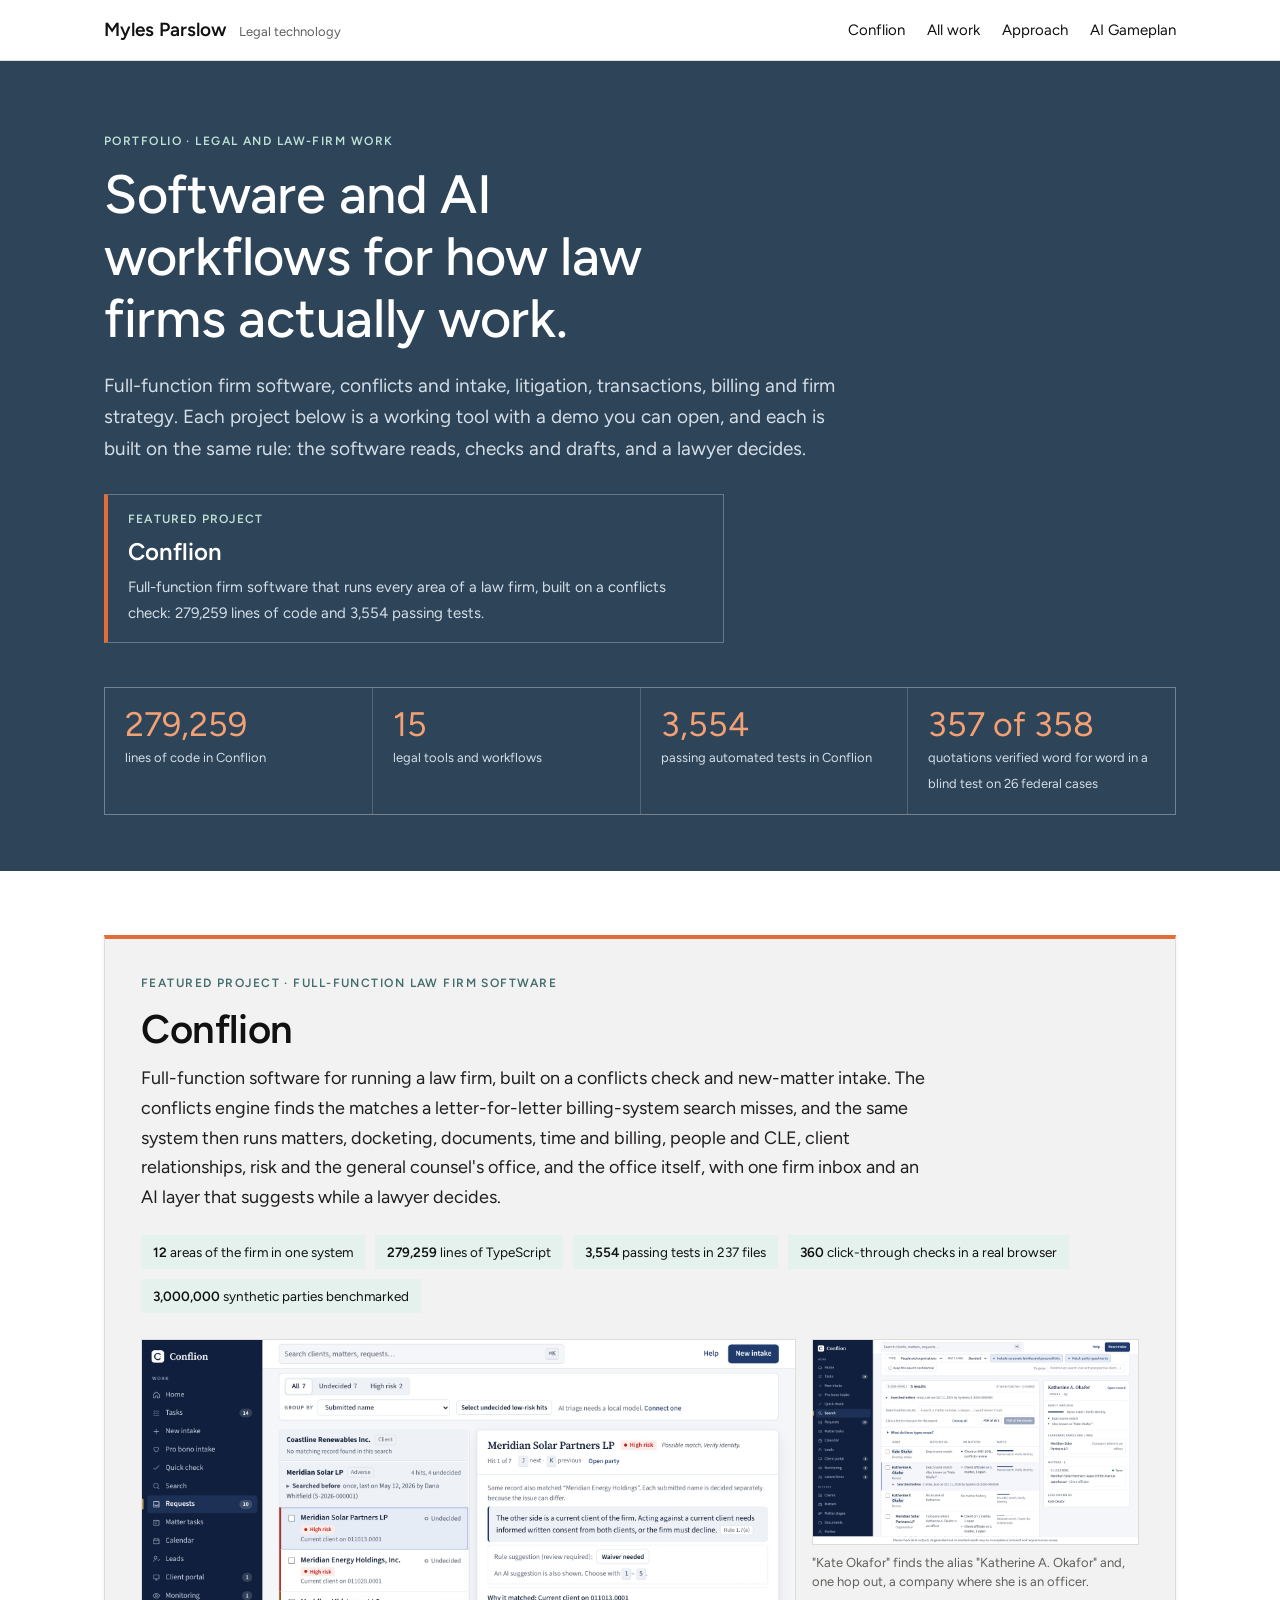
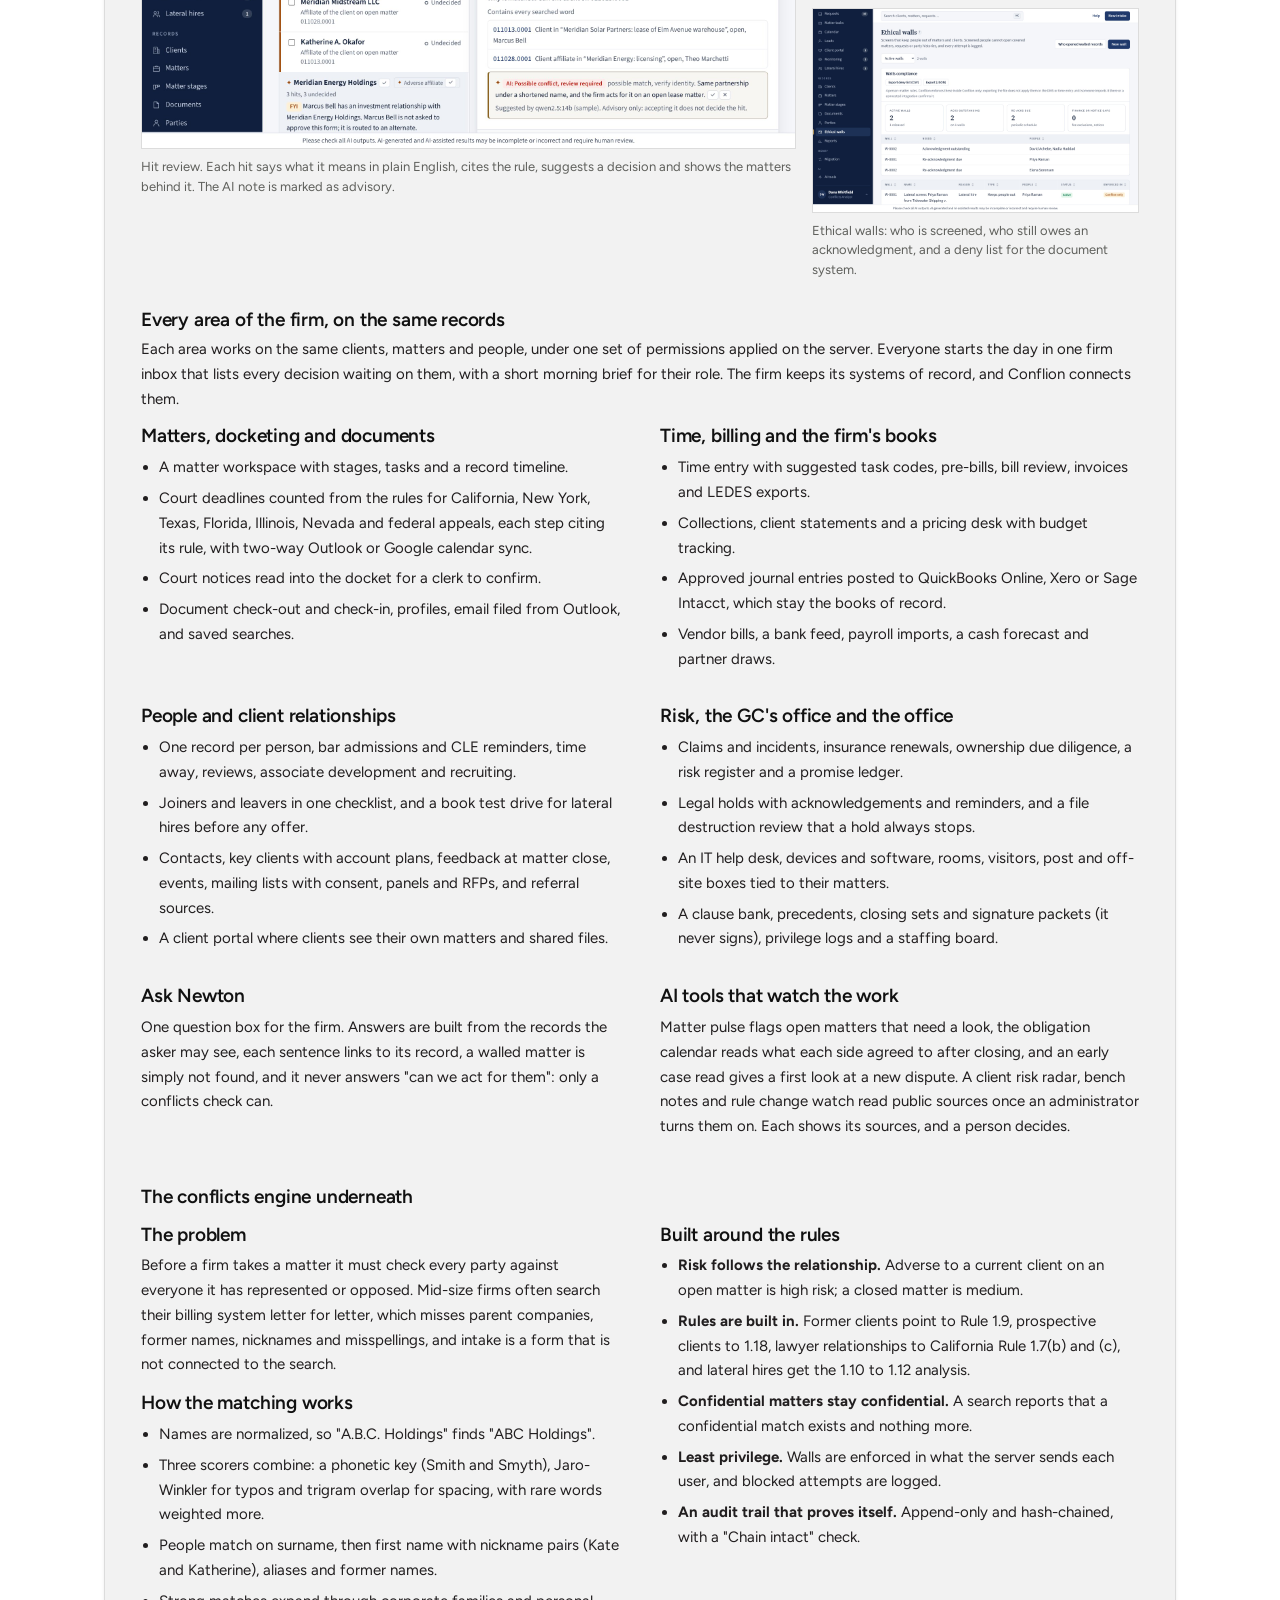
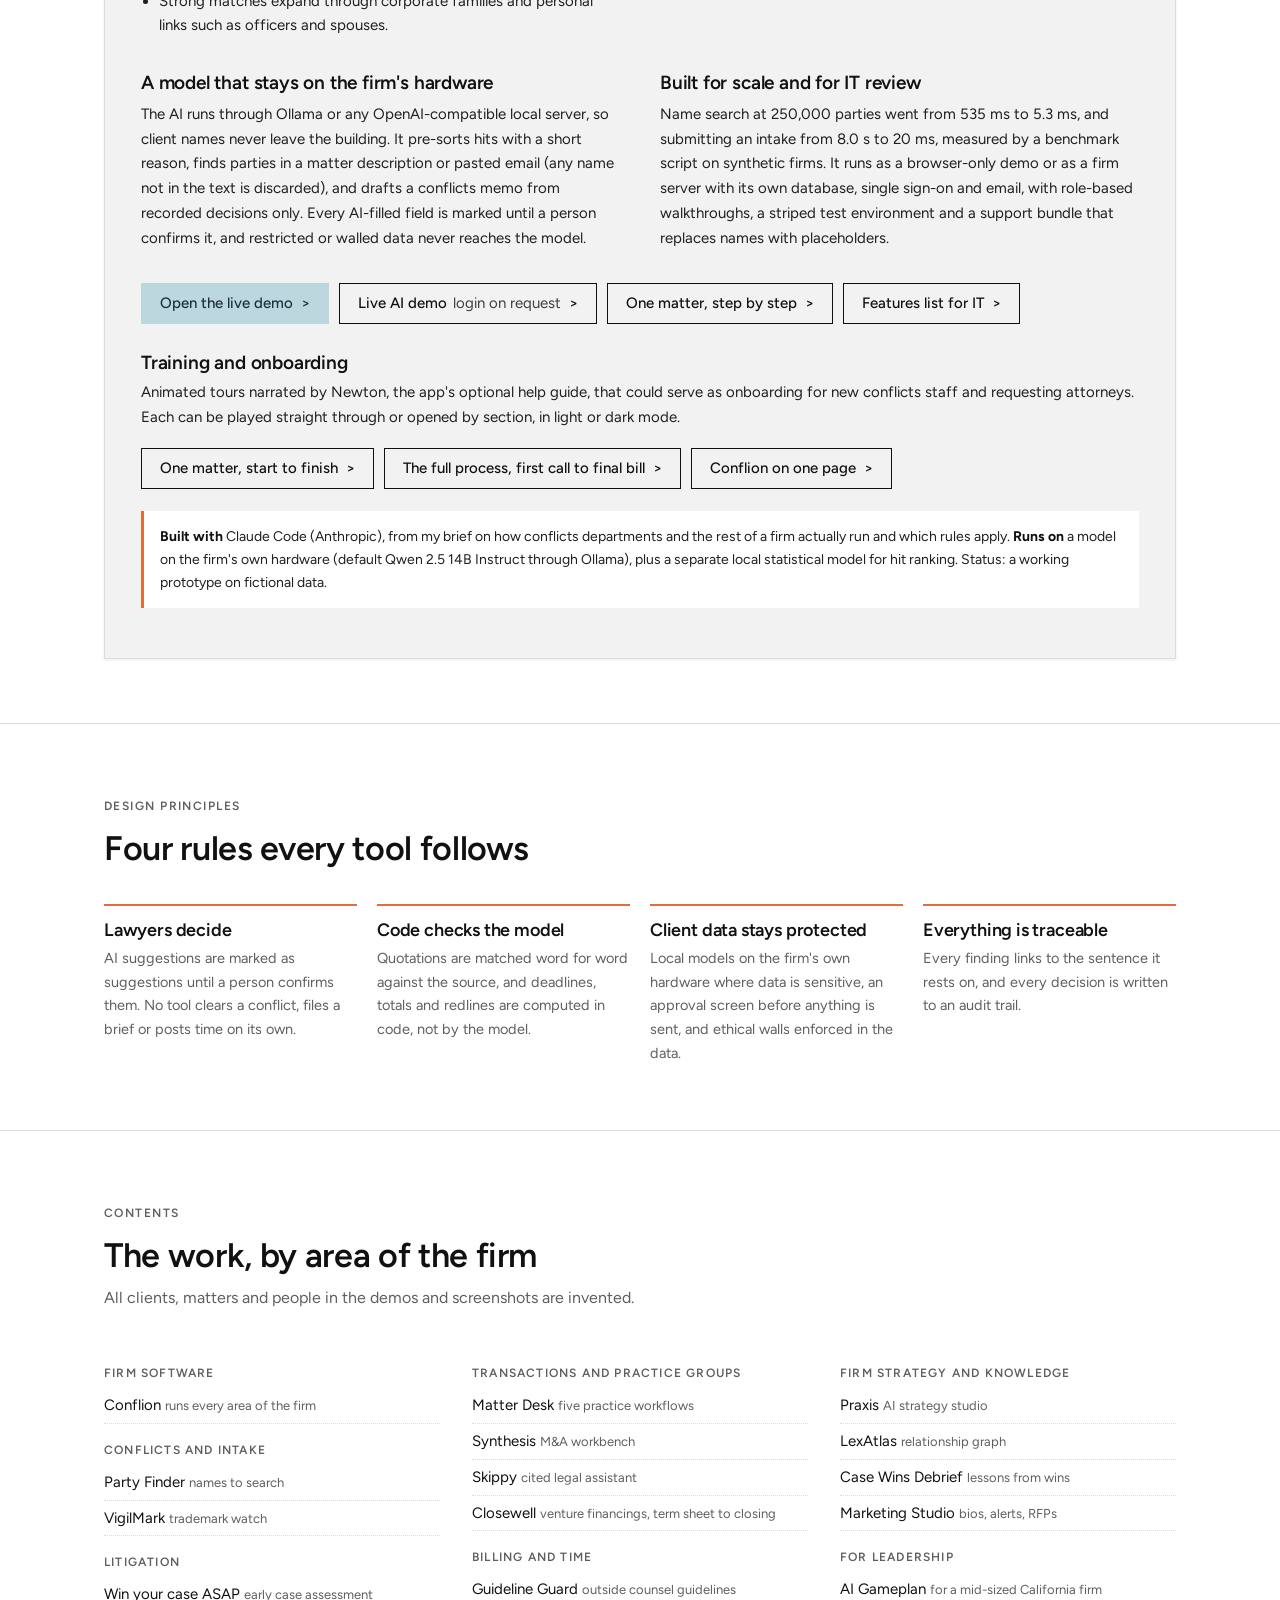
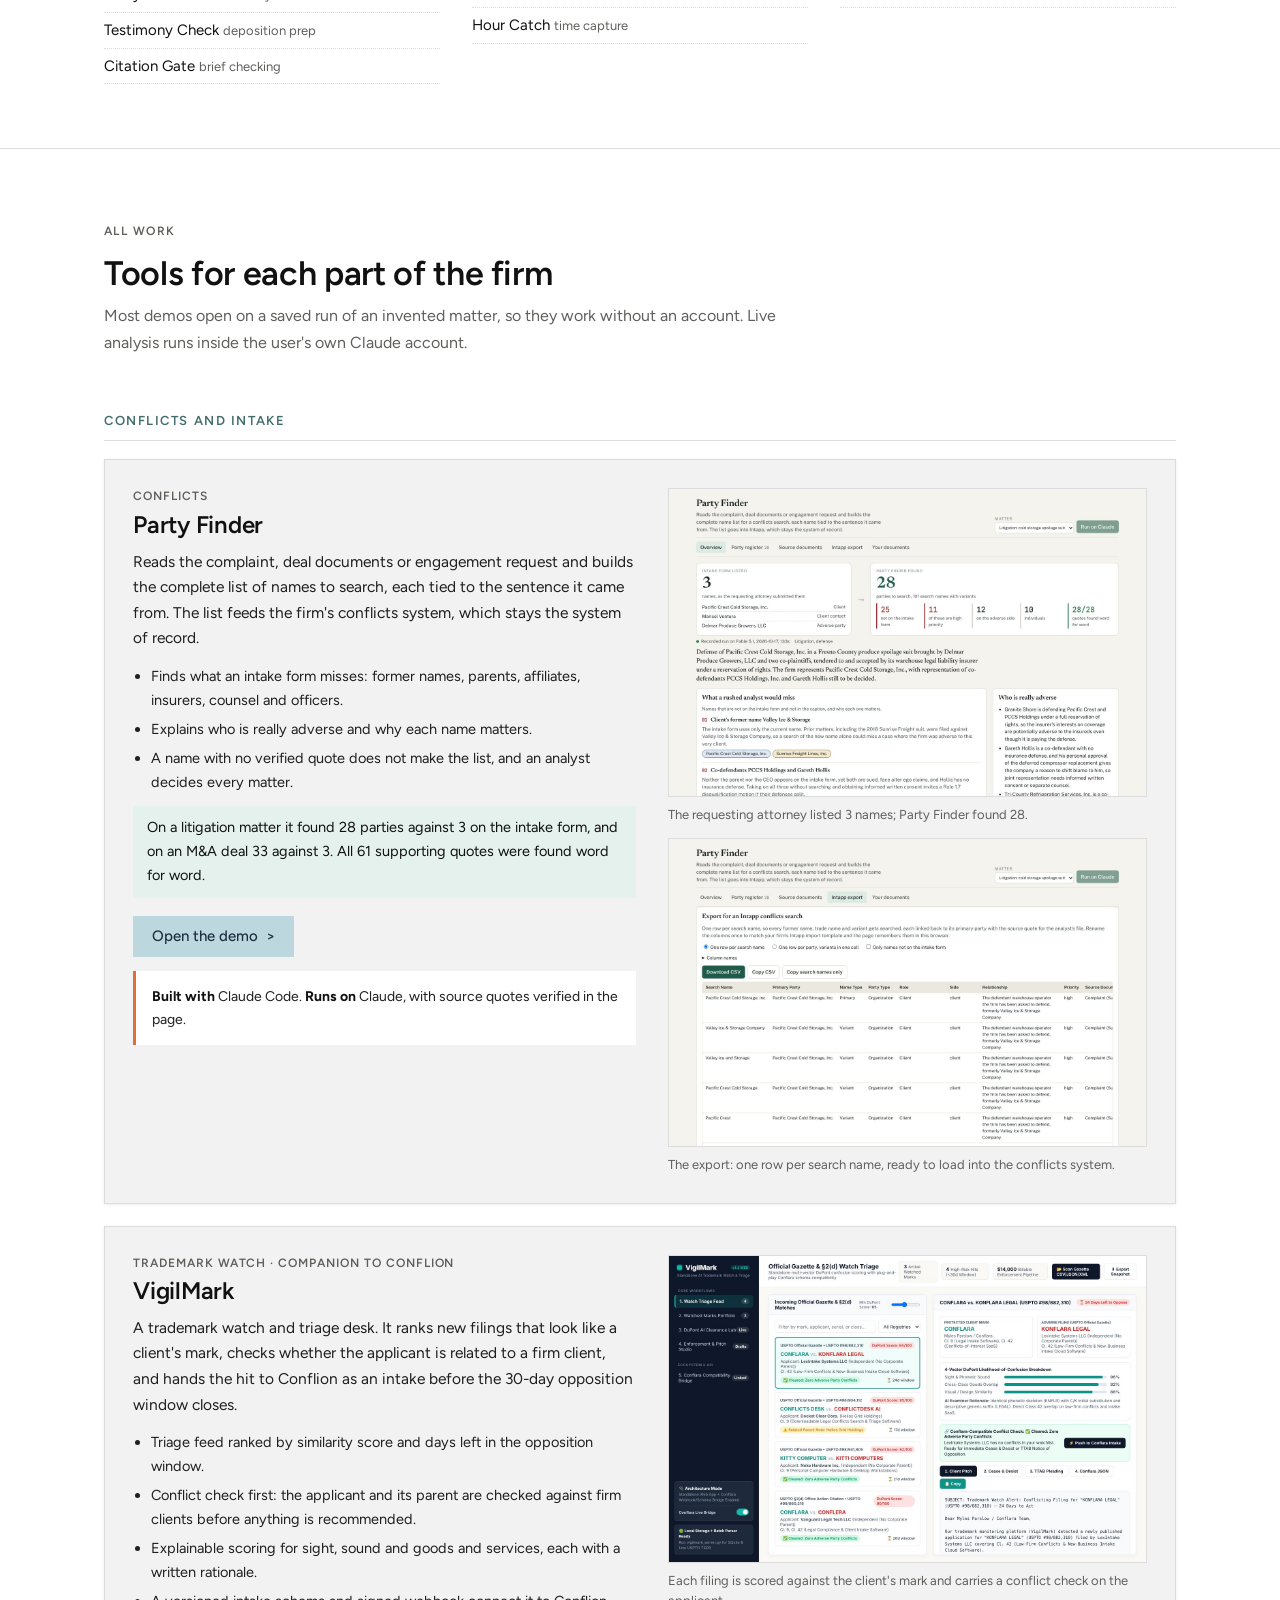
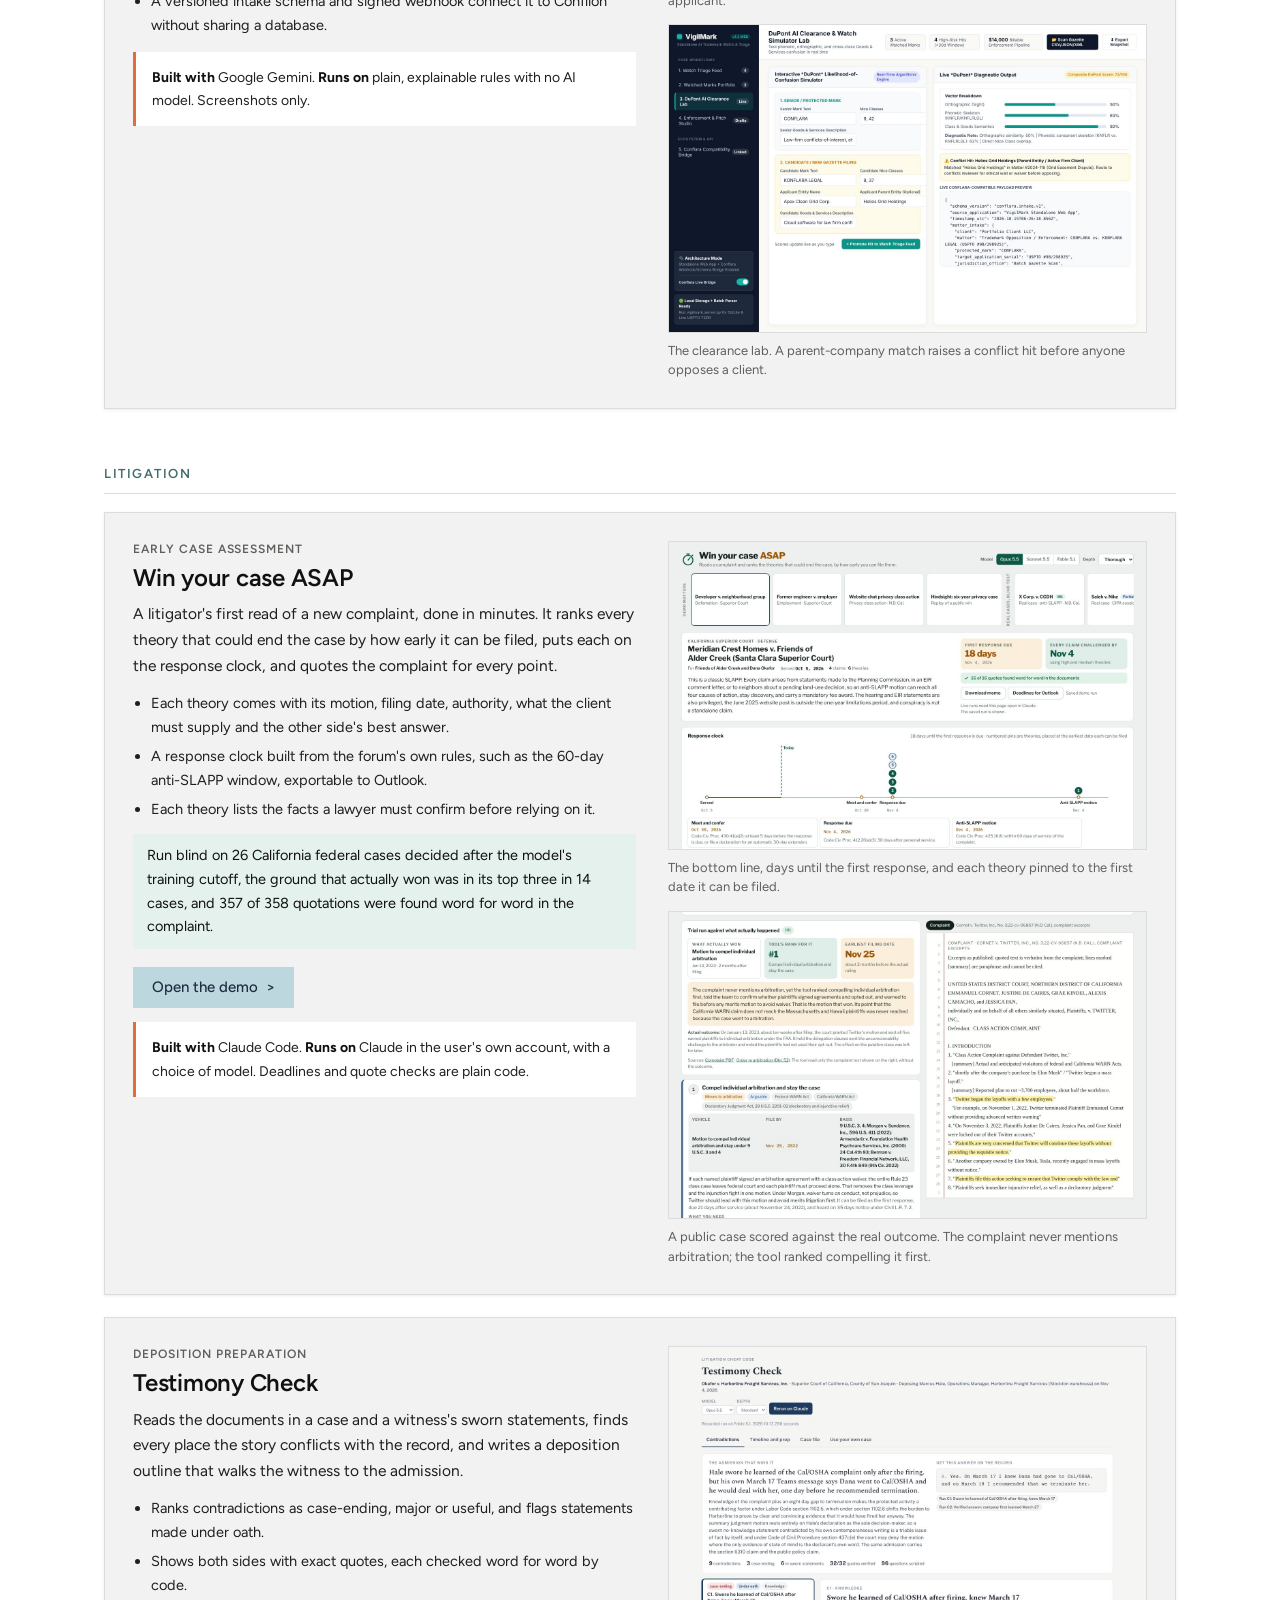
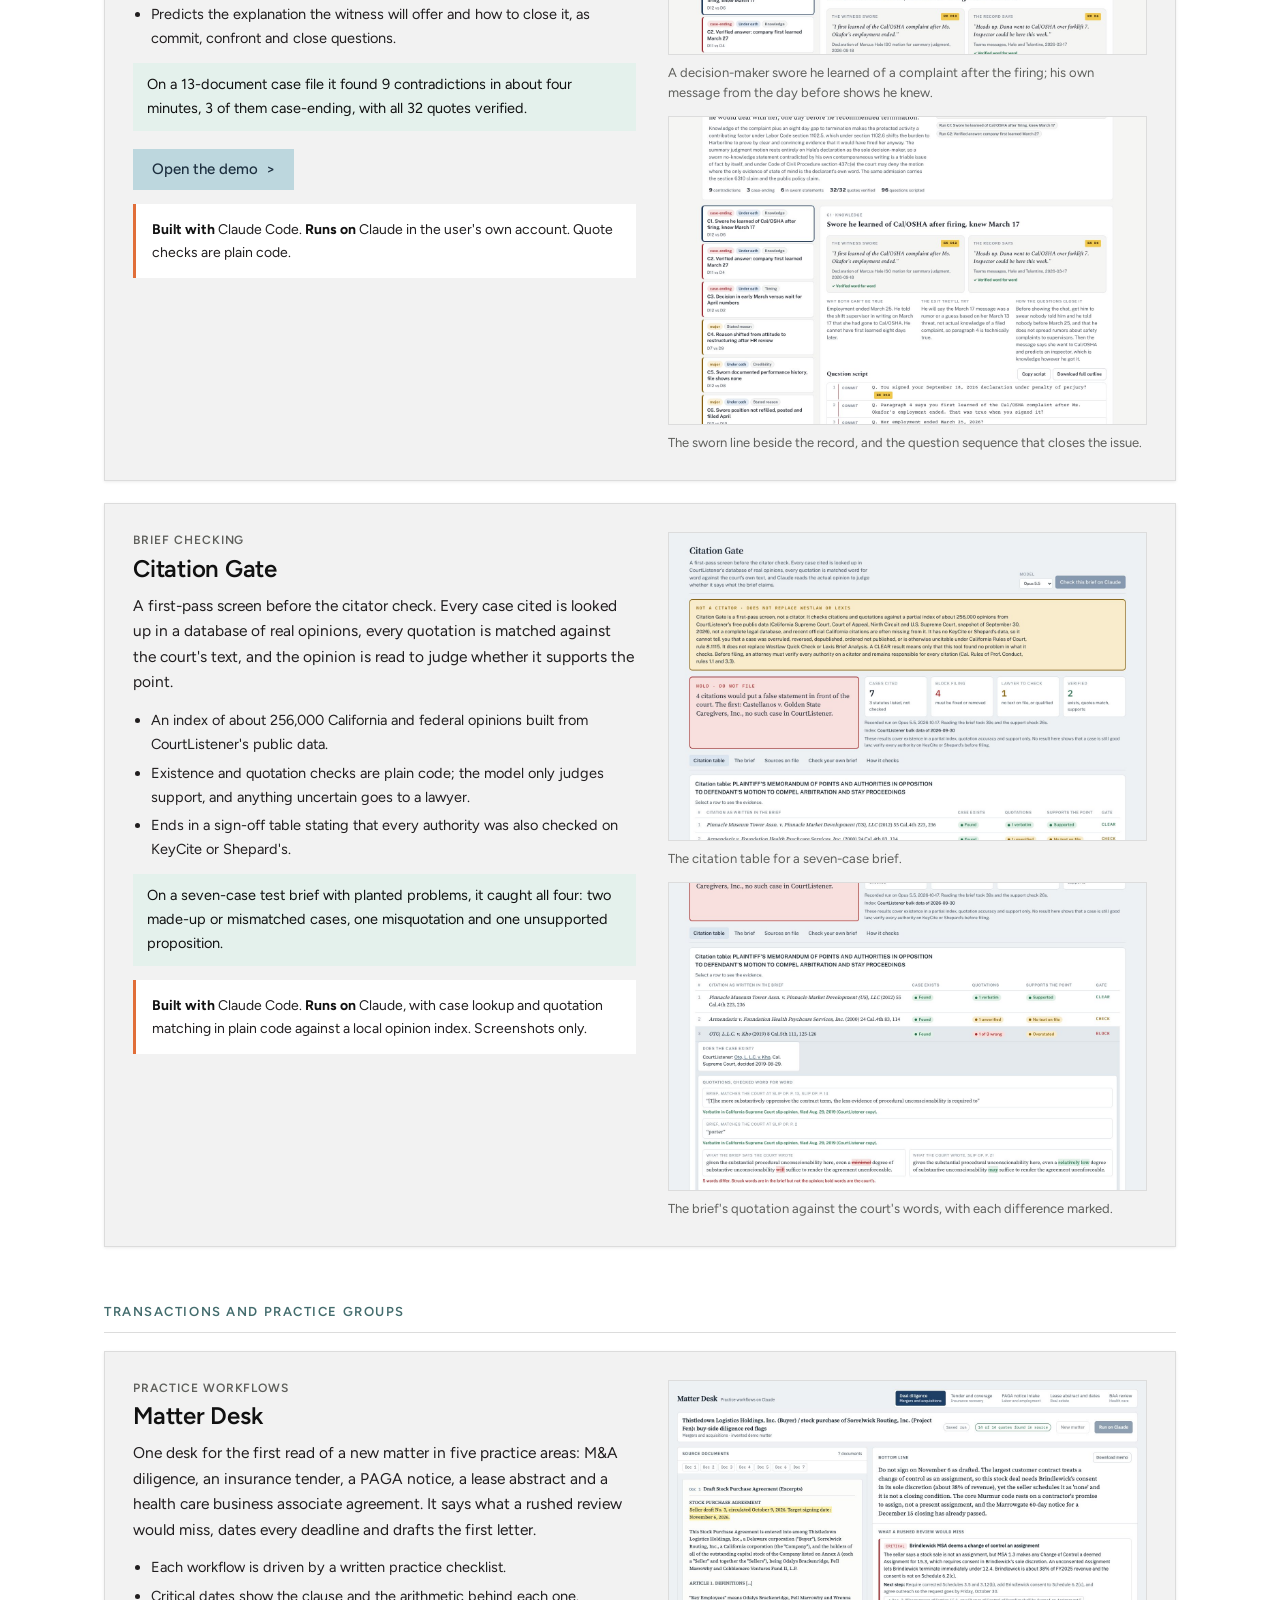
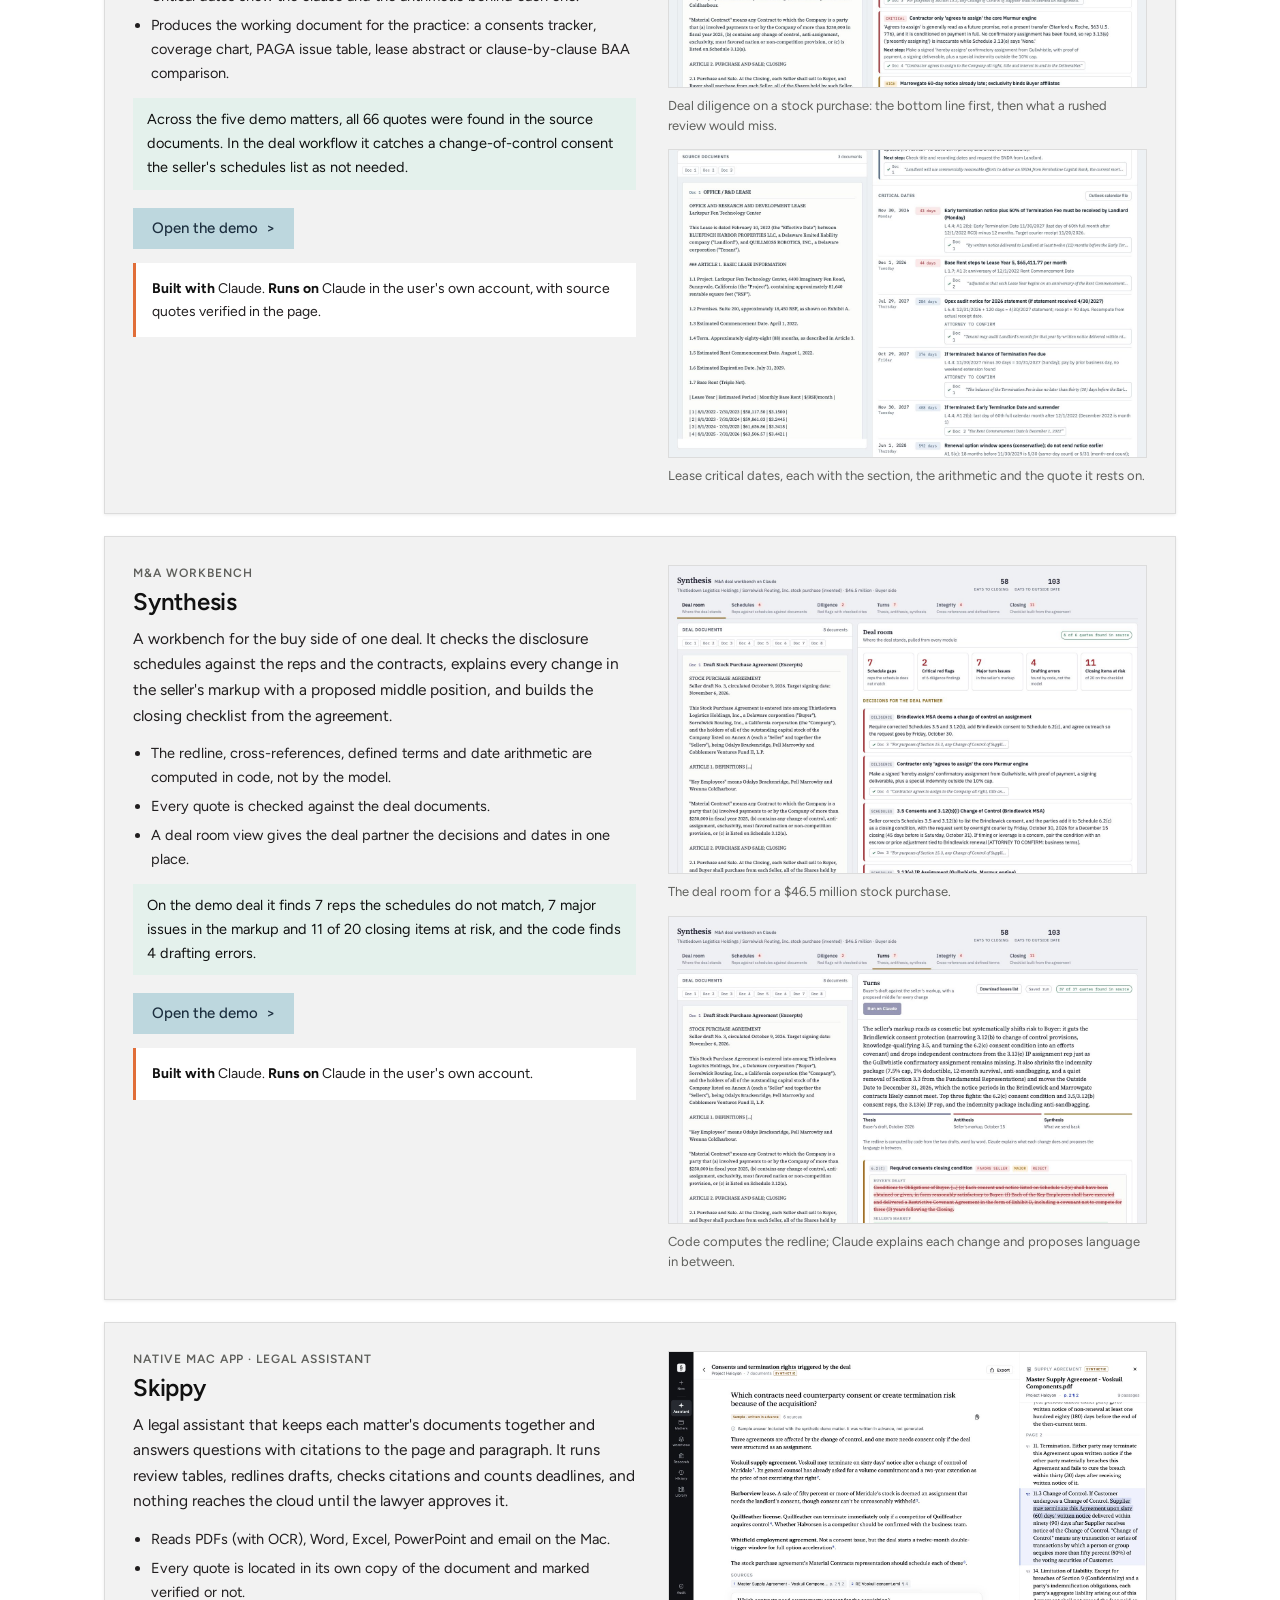
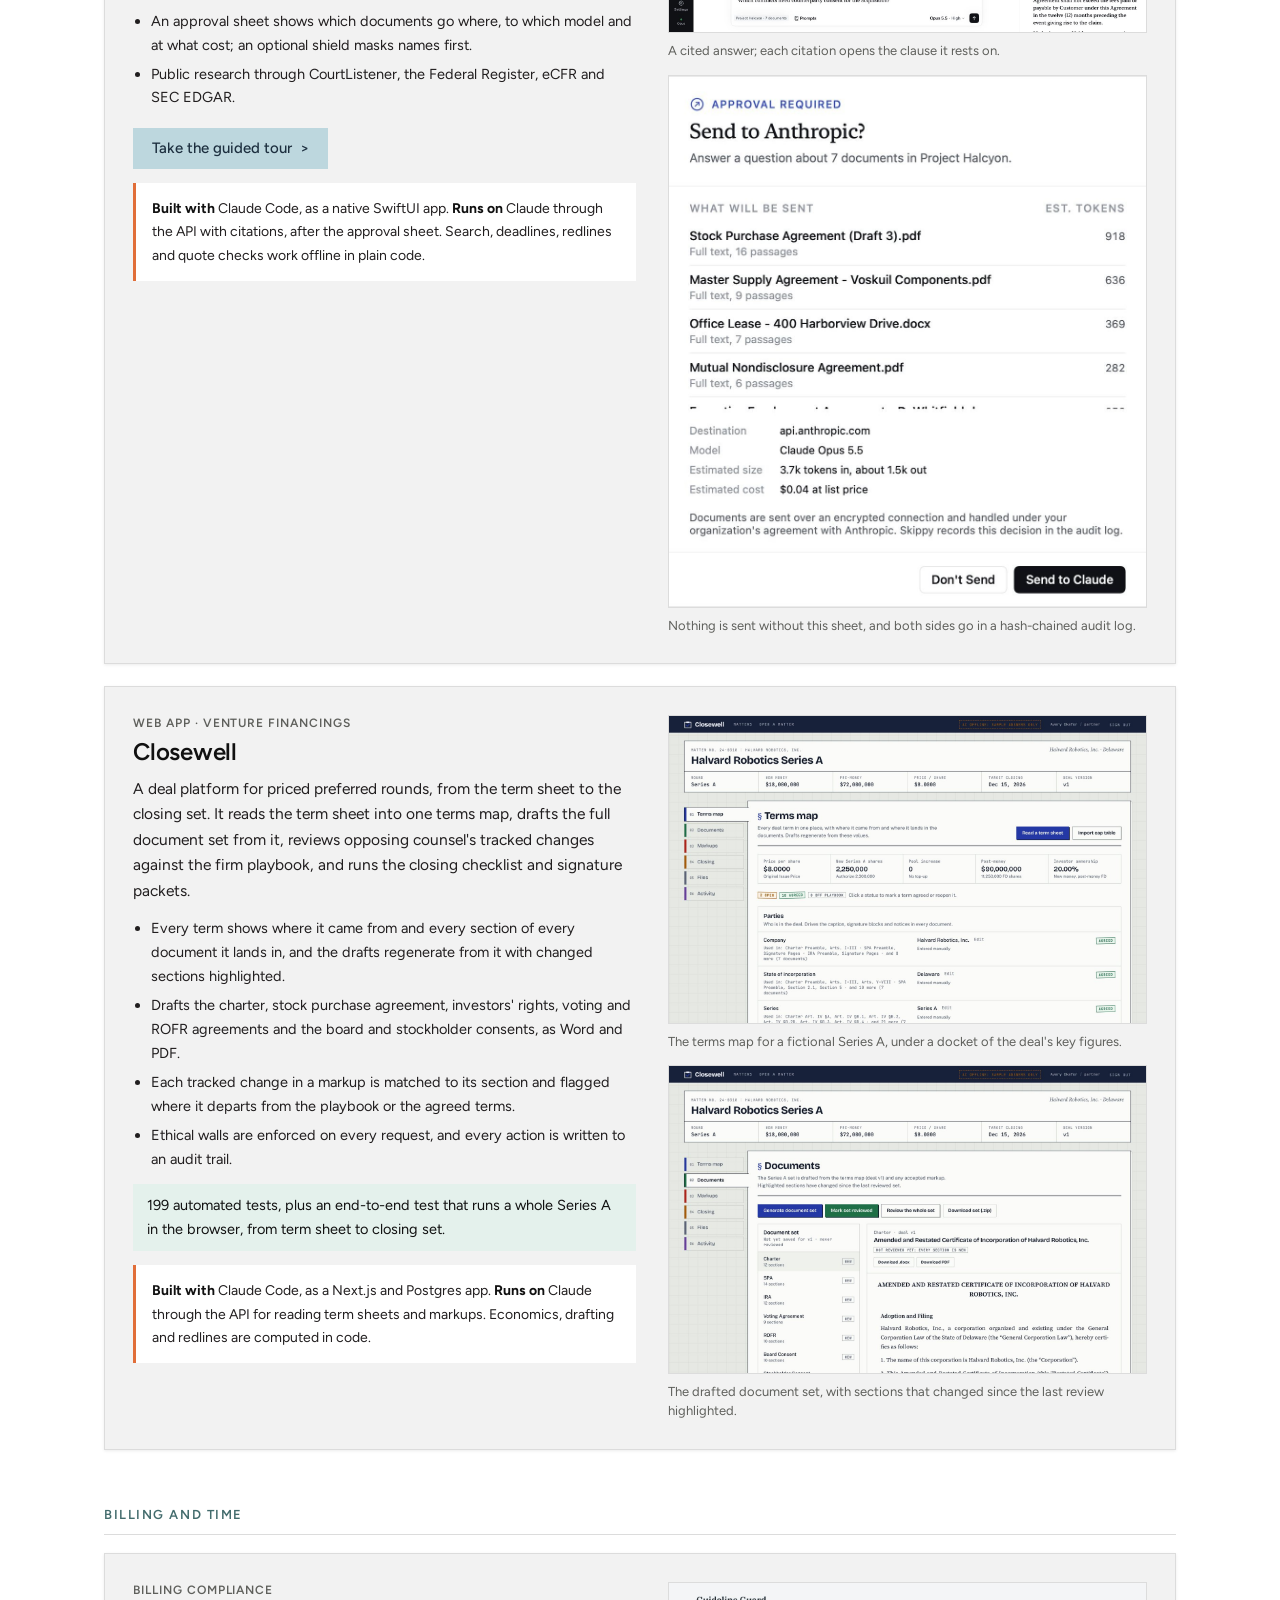
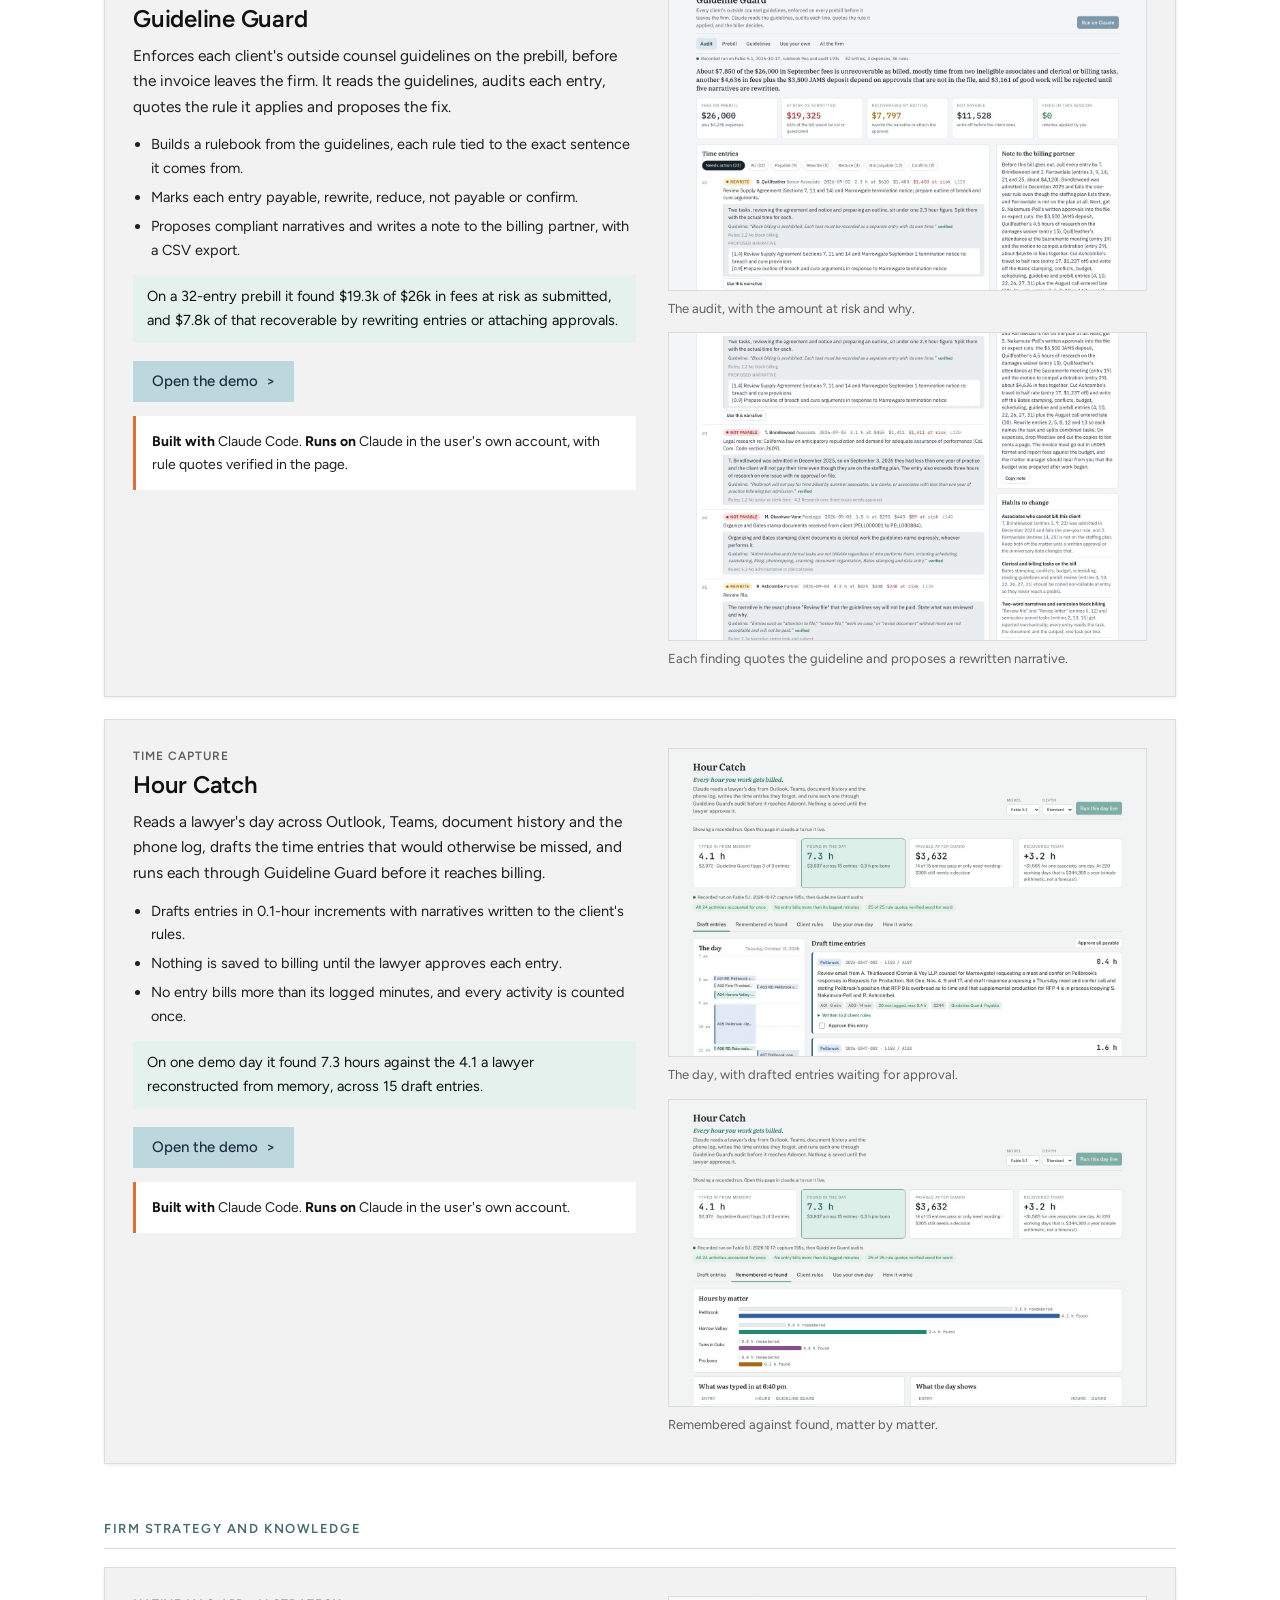
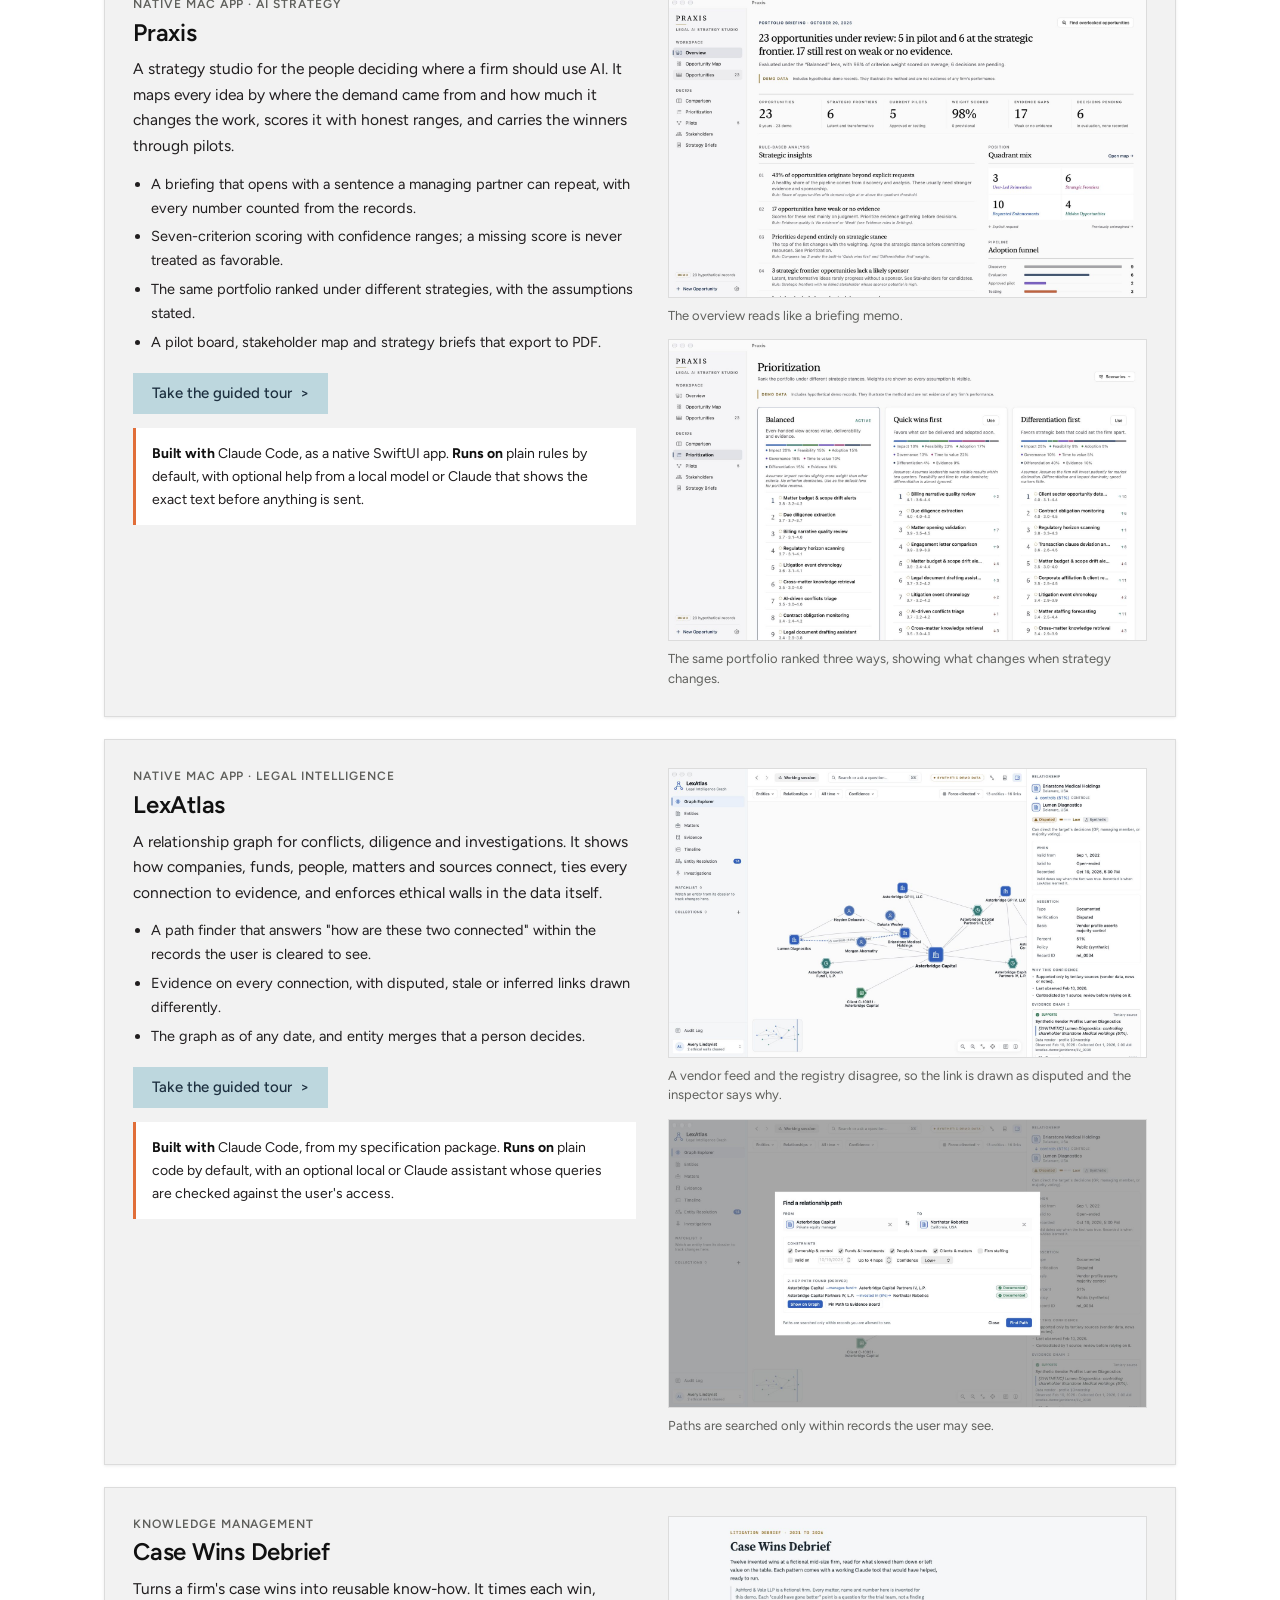
<file: index.html>
<!doctype html>
<html lang="en">
<head>
<meta charset="utf-8">
<meta name="viewport" content="width=device-width, initial-scale=1">
<title>Myles Parslow · Legal Technology</title>
<meta name="description" content="Software and AI workflows for law firms by Myles Parslow: Conflion, full-function firm software built on conflicts and intake, plus tools for litigation, transactions, billing and firm strategy. Every demo uses fictional data.">
<meta name="robots" content="noindex">
<link rel="preconnect" href="https://fonts.googleapis.com">
<link rel="preconnect" href="https://fonts.gstatic.com" crossorigin>
<link href="https://fonts.googleapis.com/css2?family=Figtree:wght@400;500;600;700&display=swap" rel="stylesheet">
<link rel="stylesheet" href="legal.css">
</head>
<body>

<header class="top">
  <div class="wrap">
    <a class="brand" href="./">Myles Parslow <span>Legal technology</span></a>
    <nav aria-label="Sections">
      <a href="#conflion">Conflion</a>
      <a href="#work" class="hide-sm">All work</a>
      <a href="#approach" class="hide-sm">Approach</a>
      <a href="ai-gameplan/">AI Gameplan</a>
    </nav>
  </div>
</header>

<main>

<section class="hero">
  <div class="wrap">
    <p class="eyebrow">Portfolio · Legal and law-firm work</p>
    <h1>Software and AI workflows for how law firms actually work.</h1>
    <p class="lede">Full-function firm software, conflicts and intake, litigation, transactions, billing and firm strategy. Each project below is a working tool with a demo you can open, and each is built on the same rule: the software reads, checks and drafts, and a lawyer decides.</p>
    <a class="featured" href="#conflion"><span>Featured project</span><b>Conflion</b><em>Full-function firm software that runs every area of a law firm, built on a conflicts check: 279,259 lines of code and 3,554 passing tests.</em></a>
    <div class="figures" role="list">
      <div role="listitem"><b>279,259</b><span>lines of code in Conflion</span></div>
      <div role="listitem"><b>15</b><span>legal tools and workflows</span></div>
      <div role="listitem"><b>3,554</b><span>passing automated tests in Conflion</span></div>
      <div role="listitem"><b>357 of 358</b><span>quotations verified word for word in a blind test on 26 federal cases</span></div>
    </div>
  </div>
</section>

<!-- Flagship -->
<section class="block" id="conflion">
  <div class="wrap">
    <div class="feature">
      <p class="eyebrow">Featured project · Full-function law firm software</p>
      <h2>Conflion</h2>
      <p class="sub">Full-function software for running a law firm, built on a conflicts check and new-matter intake. The conflicts engine finds the matches a letter-for-letter billing-system search misses, and the same system then runs matters, docketing, documents, time and billing, people and CLE, client relationships, risk and the general counsel's office, and the office itself, with one firm inbox and an AI layer that suggests while a lawyer decides.</p>
      <div class="stats">
        <span><b>12</b> areas of the firm in one system</span>
        <span><b>279,259</b> lines of TypeScript</span>
        <span><b>3,554</b> passing tests in 237 files</span>
        <span><b>360</b> click-through checks in a real browser</span>
        <span><b>3,000,000</b> synthetic parties benchmarked</span>
      </div>
      <div class="gallery">
        <figure>
          <button class="zoom" type="button" aria-label="Enlarge screenshot"><img src="assets/conflion-hits.jpg" alt="Conflion hit review screen showing an adverse party group with plain-English explanations" loading="lazy" width="1920" height="1200"></button>
          <figcaption>Hit review. Each hit says what it means in plain English, cites the rule, suggests a decision and shows the matters behind it. The AI note is marked as advisory.</figcaption>
        </figure>
        <div class="stack">
          <figure>
            <button class="zoom" type="button" aria-label="Enlarge screenshot"><img src="assets/conflion-search.jpg" alt="Search results finding an alias and a related company" loading="lazy" width="1920" height="1200"></button>
            <figcaption>"Kate Okafor" finds the alias "Katherine A. Okafor" and, one hop out, a company where she is an officer.</figcaption>
          </figure>
          <figure>
            <button class="zoom" type="button" aria-label="Enlarge screenshot"><img src="assets/conflion-walls.jpg" alt="Ethical walls screen with screened people and acknowledgments" loading="lazy" width="1920" height="1200"></button>
            <figcaption>Ethical walls: who is screened, who still owes an acknowledgment, and a deny list for the document system.</figcaption>
          </figure>
        </div>
      </div>


      <h3 style="margin:28px 0 6px;font-size:19px">Every area of the firm, on the same records</h3>
      <p style="font-size:15px;margin:0 0 14px">Each area works on the same clients, matters and people, under one set of permissions applied on the server. Everyone starts the day in one firm inbox that lists every decision waiting on them, with a short morning brief for their role. The firm keeps its systems of record, and Conflion connects them.</p>
      <div class="cols">
        <div>
          <h3>Matters, docketing and documents</h3>
          <ul>
            <li>A matter workspace with stages, tasks and a record timeline.</li>
            <li>Court deadlines counted from the rules for California, New York, Texas, Florida, Illinois, Nevada and federal appeals, each step citing its rule, with two-way Outlook or Google calendar sync.</li>
            <li>Court notices read into the docket for a clerk to confirm.</li>
            <li>Document check-out and check-in, profiles, email filed from Outlook, and saved searches.</li>
          </ul>
        </div>
        <div>
          <h3>Time, billing and the firm's books</h3>
          <ul>
            <li>Time entry with suggested task codes, pre-bills, bill review, invoices and LEDES exports.</li>
            <li>Collections, client statements and a pricing desk with budget tracking.</li>
            <li>Approved journal entries posted to QuickBooks Online, Xero or Sage Intacct, which stay the books of record.</li>
            <li>Vendor bills, a bank feed, payroll imports, a cash forecast and partner draws.</li>
          </ul>
        </div>
        <div>
          <h3>People and client relationships</h3>
          <ul>
            <li>One record per person, bar admissions and CLE reminders, time away, reviews, associate development and recruiting.</li>
            <li>Joiners and leavers in one checklist, and a book test drive for lateral hires before any offer.</li>
            <li>Contacts, key clients with account plans, feedback at matter close, events, mailing lists with consent, panels and RFPs, and referral sources.</li>
            <li>A client portal where clients see their own matters and shared files.</li>
          </ul>
        </div>
        <div>
          <h3>Risk, the GC's office and the office</h3>
          <ul>
            <li>Claims and incidents, insurance renewals, ownership due diligence, a risk register and a promise ledger.</li>
            <li>Legal holds with acknowledgements and reminders, and a file destruction review that a hold always stops.</li>
            <li>An IT help desk, devices and software, rooms, visitors, post and off-site boxes tied to their matters.</li>
            <li>A clause bank, precedents, closing sets and signature packets (it never signs), privilege logs and a staffing board.</li>
          </ul>
        </div>
        <div>
          <h3>Ask Newton</h3>
          <p>One question box for the firm. Answers are built from the records the asker may see, each sentence links to its record, a walled matter is simply not found, and it never answers "can we act for them": only a conflicts check can.</p>
        </div>
        <div>
          <h3>AI tools that watch the work</h3>
          <p>Matter pulse flags open matters that need a look, the obligation calendar reads what each side agreed to after closing, and an early case read gives a first look at a new dispute. A client risk radar, bench notes and rule change watch read public sources once an administrator turns them on. Each shows its sources, and a person decides.</p>
        </div>
      </div>

      <h3 style="margin:32px 0 16px;font-size:19px">The conflicts engine underneath</h3>
      <div class="cols">
        <div>
          <h3>The problem</h3>
          <p>Before a firm takes a matter it must check every party against everyone it has represented or opposed. Mid-size firms often search their billing system letter for letter, which misses parent companies, former names, nicknames and misspellings, and intake is a form that is not connected to the search.</p>
          <h3>How the matching works</h3>
          <ul>
            <li>Names are normalized, so "A.B.C. Holdings" finds "ABC Holdings".</li>
            <li>Three scorers combine: a phonetic key (Smith and Smyth), Jaro-Winkler for typos and trigram overlap for spacing, with rare words weighted more.</li>
            <li>People match on surname, then first name with nickname pairs (Kate and Katherine), aliases and former names.</li>
            <li>Strong matches expand through corporate families and personal links such as officers and spouses.</li>
          </ul>
        </div>
        <div>
          <h3>Built around the rules</h3>
          <ul>
            <li><b>Risk follows the relationship.</b> Adverse to a current client on an open matter is high risk; a closed matter is medium.</li>
            <li><b>Rules are built in.</b> Former clients point to Rule 1.9, prospective clients to 1.18, lawyer relationships to California Rule 1.7(b) and (c), and lateral hires get the 1.10 to 1.12 analysis.</li>
            <li><b>Confidential matters stay confidential.</b> A search reports that a confidential match exists and nothing more.</li>
            <li><b>Least privilege.</b> Walls are enforced in what the server sends each user, and blocked attempts are logged.</li>
            <li><b>An audit trail that proves itself.</b> Append-only and hash-chained, with a "Chain intact" check.</li>
          </ul>
        </div>
        <div>
          <h3>A model that stays on the firm's hardware</h3>
          <p>The AI runs through Ollama or any OpenAI-compatible local server, so client names never leave the building. It pre-sorts hits with a short reason, finds parties in a matter description or pasted email (any name not in the text is discarded), and drafts a conflicts memo from recorded decisions only. Every AI-filled field is marked until a person confirms it, and restricted or walled data never reaches the model.</p>
        </div>
        <div>
          <h3>Built for scale and for IT review</h3>
          <p>Name search at 250,000 parties went from 535 ms to 5.3 ms, and submitting an intake from 8.0 s to 20 ms, measured by a benchmark script on synthetic firms. It runs as a browser-only demo or as a firm server with its own database, single sign-on and email, with role-based walkthroughs, a striped test environment and a support bundle that replaces names with placeholders.</p>
        </div>
      </div>

      <div class="actions">
        <a class="btn primary" href="demos/conflion.html">Open the live demo</a>
        <a class="btn" href="https://myless-macbook-air.tail0582bf.ts.net" target="_blank" rel="noopener">Live AI demo <span class="note">login on request</span></a>
        <a class="btn" href="demos/conflion-workflow-guide.html">One matter, step by step</a>
        <a class="btn" href="demos/conflion-it-features.html">Features list for IT</a>
      </div>
      <h3 style="margin:28px 0 6px;font-size:19px">Training and onboarding</h3>
      <p style="font-size:15px;margin:0">Animated tours narrated by Newton, the app's optional help guide, that could serve as onboarding for new conflicts staff and requesting attorneys. Each can be played straight through or opened by section, in light or dark mode.</p>
      <div class="actions">
        <a class="btn" href="demos/conflion-matter-walkthrough.html">One matter, start to finish</a>
        <a class="btn" href="demos/conflion-full-process.html">The full process, first call to final bill</a>
        <a class="btn" href="demos/conflion-information-sheet.html">Conflion on one page</a>
      </div>
      <p class="built"><b>Built with</b> Claude Code (Anthropic), from my brief on how conflicts departments and the rest of a firm actually run and which rules apply. <b>Runs on</b> a model on the firm's own hardware (default Qwen 2.5 14B Instruct through Ollama), plus a separate local statistical model for hit ranking. Status: a working prototype on fictional data.</p>
    </div>
  </div>
</section>

<section class="block">
  <div class="wrap">
    <div class="section-head">
      <p class="eyebrow">Design principles</p>
      <h2>Four rules every tool follows</h2>
    </div>
    <div class="principles">
      <div><h3>Lawyers decide</h3><p>AI suggestions are marked as suggestions until a person confirms them. No tool clears a conflict, files a brief or posts time on its own.</p></div>
      <div><h3>Code checks the model</h3><p>Quotations are matched word for word against the source, and deadlines, totals and redlines are computed in code, not by the model.</p></div>
      <div><h3>Client data stays protected</h3><p>Local models on the firm's own hardware where data is sensitive, an approval screen before anything is sent, and ethical walls enforced in the data.</p></div>
      <div><h3>Everything is traceable</h3><p>Every finding links to the sentence it rests on, and every decision is written to an audit trail.</p></div>
    </div>
  </div>
</section>

<section class="block" id="index">
  <div class="wrap">
    <div class="section-head">
      <p class="eyebrow">Contents</p>
      <h2>The work, by area of the firm</h2>
      <p>All clients, matters and people in the demos and screenshots are invented.</p>
    </div>
    <div class="toc">
      <div>
        <h4>Firm software</h4>
        <a href="#conflion">Conflion <small>runs every area of the firm</small></a>
        <h4>Conflicts and intake</h4>
        <a href="#partyfinder">Party Finder <small>names to search</small></a>
        <a href="#vigilmark">VigilMark <small>trademark watch</small></a>
        <h4>Litigation</h4>
        <a href="#winyourcase">Win your case ASAP <small>early case assessment</small></a>
        <a href="#testimonycheck">Testimony Check <small>deposition prep</small></a>
        <a href="#citationgate">Citation Gate <small>brief checking</small></a>
      </div>
      <div>
        <h4>Transactions and practice groups</h4>
        <a href="#matterdesk">Matter Desk <small>five practice workflows</small></a>
        <a href="#synthesis">Synthesis <small>M&amp;A workbench</small></a>
        <a href="#skippy">Skippy <small>cited legal assistant</small></a>
        <a href="#closewell">Closewell <small>venture financings, term sheet to closing</small></a>
        <h4>Billing and time</h4>
        <a href="#guidelineguard">Guideline Guard <small>outside counsel guidelines</small></a>
        <a href="#hourcatch">Hour Catch <small>time capture</small></a>
      </div>
      <div>
        <h4>Firm strategy and knowledge</h4>
        <a href="#praxis">Praxis <small>AI strategy studio</small></a>
        <a href="#lexatlas">LexAtlas <small>relationship graph</small></a>
        <a href="#casewins">Case Wins Debrief <small>lessons from wins</small></a>
        <a href="#marketingstudio">Marketing Studio <small>bios, alerts, RFPs</small></a>
        <h4>For leadership</h4>
        <a href="ai-gameplan/">AI Gameplan <small>for a mid-sized California firm</small></a>
      </div>
    </div>
  </div>
</section>

<section class="block" id="work">
  <div class="wrap">
    <div class="section-head">
      <p class="eyebrow">All work</p>
      <h2>Tools for each part of the firm</h2>
      <p>Most demos open on a saved run of an invented matter, so they work without an account. Live analysis runs inside the user's own Claude account.</p>
    </div>

    <div class="group">
      <h3>Conflicts and intake</h3>

      <article class="card" id="partyfinder">
        <div>
          <p class="kind">Conflicts</p>
          <h4>Party Finder</h4>
          <p class="what">Reads the complaint, deal documents or engagement request and builds the complete list of names to search, each tied to the sentence it came from. The list feeds the firm's conflicts system, which stays the system of record.</p>
          <ul>
            <li>Finds what an intake form misses: former names, parents, affiliates, insurers, counsel and officers.</li>
            <li>Explains who is really adverse and why each name matters.</li>
            <li>A name with no verified quote does not make the list, and an analyst decides every matter.</li>
          </ul>
          <p class="result">On a litigation matter it found 28 parties against 3 on the intake form, and on an M&amp;A deal 33 against 3. All 61 supporting quotes were found word for word.</p>
          <div class="actions"><a class="btn primary" href="demos/party-finder.html">Open the demo</a></div>
          <p class="built"><b>Built with</b> Claude Code. <b>Runs on</b> Claude, with source quotes verified in the page.</p>
        </div>
        <div class="shots">
          <figure><button class="zoom" type="button" aria-label="Enlarge screenshot"><img src="assets/pf-1.jpg" alt="Party Finder overview for a litigation matter" loading="lazy"></button><figcaption>The requesting attorney listed 3 names; Party Finder found 28.</figcaption></figure>
          <figure><button class="zoom" type="button" aria-label="Enlarge screenshot"><img src="assets/pf-2.jpg" alt="Party Finder export with one row per search name" loading="lazy"></button><figcaption>The export: one row per search name, ready to load into the conflicts system.</figcaption></figure>
        </div>
      </article>

      <article class="card" id="vigilmark">
        <div>
          <p class="kind">Trademark watch · companion to Conflion</p>
          <h4>VigilMark</h4>
          <p class="what">A trademark watch and triage desk. It ranks new filings that look like a client's mark, checks whether the applicant is related to a firm client, and hands the hit to Conflion as an intake before the 30-day opposition window closes.</p>
          <ul>
            <li>Triage feed ranked by similarity score and days left in the opposition window.</li>
            <li>Conflict check first: the applicant and its parent are checked against firm clients before anything is recommended.</li>
            <li>Explainable scoring for sight, sound and goods and services, each with a written rationale.</li>
            <li>A versioned intake schema and signed webhook connect it to Conflion without sharing a database.</li>
          </ul>
          <p class="built"><b>Built with</b> Google Gemini. <b>Runs on</b> plain, explainable rules with no AI model. Screenshots only.</p>
        </div>
        <div class="shots">
          <figure><button class="zoom" type="button" aria-label="Enlarge screenshot"><img src="assets/vigilmark-triage.jpg" alt="VigilMark triage feed" loading="lazy"></button><figcaption>Each filing is scored against the client's mark and carries a conflict check on the applicant.</figcaption></figure>
          <figure><button class="zoom" type="button" aria-label="Enlarge screenshot"><img src="assets/vigilmark-dupont-lab.jpg" alt="VigilMark clearance lab" loading="lazy"></button><figcaption>The clearance lab. A parent-company match raises a conflict hit before anyone opposes a client.</figcaption></figure>
        </div>
      </article>
    </div>

    <div class="group">
      <h3>Litigation</h3>

      <article class="card" id="winyourcase">
        <div>
          <p class="kind">Early case assessment</p>
          <h4>Win your case ASAP</h4>
          <p class="what">A litigator's first read of a new complaint, done in minutes. It ranks every theory that could end the case by how early it can be filed, puts each on the response clock, and quotes the complaint for every point.</p>
          <ul>
            <li>Each theory comes with its motion, filing date, authority, what the client must supply and the other side's best answer.</li>
            <li>A response clock built from the forum's own rules, such as the 60-day anti-SLAPP window, exportable to Outlook.</li>
            <li>Each theory lists the facts a lawyer must confirm before relying on it.</li>
          </ul>
          <p class="result">Run blind on 26 California federal cases decided after the model's training cutoff, the ground that actually won was in its top three in 14 cases, and 357 of 358 quotations were found word for word in the complaint.</p>
          <div class="actions"><a class="btn primary" href="demos/win-your-case.html">Open the demo</a></div>
          <p class="built"><b>Built with</b> Claude Code. <b>Runs on</b> Claude in the user's own account, with a choice of model. Deadlines and quote checks are plain code.</p>
        </div>
        <div class="shots">
          <figure><button class="zoom" type="button" aria-label="Enlarge screenshot"><img src="assets/wyc-home.jpg" alt="Win your case ASAP first screen with a response clock" loading="lazy"></button><figcaption>The bottom line, days until the first response, and each theory pinned to the first date it can be filed.</figcaption></figure>
          <figure><button class="zoom" type="button" aria-label="Enlarge screenshot"><img src="assets/wyc-cornet-score.jpg" alt="A real case scored against the court's actual outcome" loading="lazy"></button><figcaption>A public case scored against the real outcome. The complaint never mentions arbitration; the tool ranked compelling it first.</figcaption></figure>
        </div>
      </article>

      <article class="card" id="testimonycheck">
        <div>
          <p class="kind">Deposition preparation</p>
          <h4>Testimony Check</h4>
          <p class="what">Reads the documents in a case and a witness's sworn statements, finds every place the story conflicts with the record, and writes a deposition outline that walks the witness to the admission.</p>
          <ul>
            <li>Ranks contradictions as case-ending, major or useful, and flags statements made under oath.</li>
            <li>Shows both sides with exact quotes, each checked word for word by code.</li>
            <li>Predicts the explanation the witness will offer and how to close it, as commit, confront and close questions.</li>
          </ul>
          <p class="result">On a 13-document case file it found 9 contradictions in about four minutes, 3 of them case-ending, with all 32 quotes verified.</p>
          <div class="actions"><a class="btn primary" href="demos/witness-breaker.html">Open the demo</a></div>
          <p class="built"><b>Built with</b> Claude Code. <b>Runs on</b> Claude in the user's own account. Quote checks are plain code.</p>
        </div>
        <div class="shots">
          <figure><button class="zoom" type="button" aria-label="Enlarge screenshot"><img src="assets/wb-1.jpg" alt="Testimony Check headline contradiction" loading="lazy"></button><figcaption>A decision-maker swore he learned of a complaint after the firing; his own message from the day before shows he knew.</figcaption></figure>
          <figure><button class="zoom" type="button" aria-label="Enlarge screenshot"><img src="assets/wb-2.jpg" alt="One contradiction with sworn line and record side by side" loading="lazy"></button><figcaption>The sworn line beside the record, and the question sequence that closes the issue.</figcaption></figure>
        </div>
      </article>

      <article class="card" id="citationgate">
        <div>
          <p class="kind">Brief checking</p>
          <h4>Citation Gate</h4>
          <p class="what">A first-pass screen before the citator check. Every case cited is looked up in a database of real opinions, every quotation is matched against the court's text, and the opinion is read to judge whether it supports the point.</p>
          <ul>
            <li>An index of about 256,000 California and federal opinions built from CourtListener's public data.</li>
            <li>Existence and quotation checks are plain code; the model only judges support, and anything uncertain goes to a lawyer.</li>
            <li>Ends in a sign-off table stating that every authority was also checked on KeyCite or Shepard's.</li>
          </ul>
          <p class="result">On a seven-case test brief with planted problems, it caught all four: two made-up or mismatched cases, one misquotation and one unsupported proposition.</p>
          <p class="built"><b>Built with</b> Claude Code. <b>Runs on</b> Claude, with case lookup and quotation matching in plain code against a local opinion index. Screenshots only.</p>
        </div>
        <div class="shots">
          <figure><button class="zoom" type="button" aria-label="Enlarge screenshot"><img src="assets/cg-1.jpg" alt="Citation Gate citation table for a seven-case brief" loading="lazy"></button><figcaption>The citation table for a seven-case brief.</figcaption></figure>
          <figure><button class="zoom" type="button" aria-label="Enlarge screenshot"><img src="assets/cg-2.jpg" alt="Evidence for one citation showing quotation differences" loading="lazy"></button><figcaption>The brief's quotation against the court's words, with each difference marked.</figcaption></figure>
        </div>
      </article>
    </div>

    <div class="group">
      <h3>Transactions and practice groups</h3>

      <article class="card" id="matterdesk">
        <div>
          <p class="kind">Practice workflows</p>
          <h4>Matter Desk</h4>
          <p class="what">One desk for the first read of a new matter in five practice areas: M&amp;A diligence, an insurance tender, a PAGA notice, a lease abstract and a health care business associate agreement. It says what a rushed review would miss, dates every deadline and drafts the first letter.</p>
          <ul>
            <li>Each workflow is driven by a written practice checklist.</li>
            <li>Critical dates show the clause and the arithmetic behind each one.</li>
            <li>Produces the working document for the practice: a consents tracker, coverage chart, PAGA issue table, lease abstract or clause-by-clause BAA comparison.</li>
          </ul>
          <p class="result">Across the five demo matters, all 66 quotes were found in the source documents. In the deal workflow it catches a change-of-control consent the seller's schedules list as not needed.</p>
          <div class="actions"><a class="btn primary" href="demos/matter-desk.html">Open the demo</a></div>
          <p class="built"><b>Built with</b> Claude. <b>Runs on</b> Claude in the user's own account, with source quotes verified in the page.</p>
        </div>
        <div class="shots">
          <figure><button class="zoom" type="button" aria-label="Enlarge screenshot"><img src="assets/md-1.jpg" alt="Matter Desk deal diligence workflow" loading="lazy"></button><figcaption>Deal diligence on a stock purchase: the bottom line first, then what a rushed review would miss.</figcaption></figure>
          <figure><button class="zoom" type="button" aria-label="Enlarge screenshot"><img src="assets/md-2.jpg" alt="Matter Desk lease critical dates" loading="lazy"></button><figcaption>Lease critical dates, each with the section, the arithmetic and the quote it rests on.</figcaption></figure>
        </div>
      </article>

      <article class="card" id="synthesis">
        <div>
          <p class="kind">M&amp;A workbench</p>
          <h4>Synthesis</h4>
          <p class="what">A workbench for the buy side of one deal. It checks the disclosure schedules against the reps and the contracts, explains every change in the seller's markup with a proposed middle position, and builds the closing checklist from the agreement.</p>
          <ul>
            <li>The redline, cross-references, defined terms and date arithmetic are computed in code, not by the model.</li>
            <li>Every quote is checked against the deal documents.</li>
            <li>A deal room view gives the deal partner the decisions and dates in one place.</li>
          </ul>
          <p class="result">On the demo deal it finds 7 reps the schedules do not match, 7 major issues in the markup and 11 of 20 closing items at risk, and the code finds 4 drafting errors.</p>
          <div class="actions"><a class="btn primary" href="demos/synthesis.html">Open the demo</a></div>
          <p class="built"><b>Built with</b> Claude. <b>Runs on</b> Claude in the user's own account.</p>
        </div>
        <div class="shots">
          <figure><button class="zoom" type="button" aria-label="Enlarge screenshot"><img src="assets/syn-1.jpg" alt="Synthesis deal room" loading="lazy"></button><figcaption>The deal room for a $46.5 million stock purchase.</figcaption></figure>
          <figure><button class="zoom" type="button" aria-label="Enlarge screenshot"><img src="assets/syn-2.jpg" alt="Synthesis markup turns" loading="lazy"></button><figcaption>Code computes the redline; Claude explains each change and proposes language in between.</figcaption></figure>
        </div>
      </article>

      <article class="card" id="skippy">
        <div>
          <p class="kind">Native Mac app · Legal assistant</p>
          <h4>Skippy</h4>
          <p class="what">A legal assistant that keeps each matter's documents together and answers questions with citations to the page and paragraph. It runs review tables, redlines drafts, checks citations and counts deadlines, and nothing reaches the cloud until the lawyer approves it.</p>
          <ul>
            <li>Reads PDFs (with OCR), Word, Excel, PowerPoint and email on the Mac.</li>
            <li>Every quote is located in its own copy of the document and marked verified or not.</li>
            <li>An approval sheet shows which documents go where, to which model and at what cost; an optional shield masks names first.</li>
            <li>Public research through CourtListener, the Federal Register, eCFR and SEC EDGAR.</li>
          </ul>
          <div class="actions"><a class="btn primary" href="demos/skippy-tour.html">Take the guided tour</a></div>
          <p class="built"><b>Built with</b> Claude Code, as a native SwiftUI app. <b>Runs on</b> Claude through the API with citations, after the approval sheet. Search, deadlines, redlines and quote checks work offline in plain code.</p>
        </div>
        <div class="shots">
          <figure><button class="zoom" type="button" aria-label="Enlarge screenshot"><img src="assets/skippy-cited.jpg" alt="Skippy cited answer" loading="lazy"></button><figcaption>A cited answer; each citation opens the clause it rests on.</figcaption></figure>
          <figure><button class="zoom" type="button" aria-label="Enlarge screenshot"><img src="assets/skippy-approval.jpg" alt="Skippy approval sheet" loading="lazy"></button><figcaption>Nothing is sent without this sheet, and both sides go in a hash-chained audit log.</figcaption></figure>
        </div>
      </article>

      <article class="card" id="closewell">
        <div>
          <p class="kind">Web app · Venture financings</p>
          <h4>Closewell</h4>
          <p class="what">A deal platform for priced preferred rounds, from the term sheet to the closing set. It reads the term sheet into one terms map, drafts the full document set from it, reviews opposing counsel's tracked changes against the firm playbook, and runs the closing checklist and signature packets.</p>
          <ul>
            <li>Every term shows where it came from and every section of every document it lands in, and the drafts regenerate from it with changed sections highlighted.</li>
            <li>Drafts the charter, stock purchase agreement, investors' rights, voting and ROFR agreements and the board and stockholder consents, as Word and PDF.</li>
            <li>Each tracked change in a markup is matched to its section and flagged where it departs from the playbook or the agreed terms.</li>
            <li>Ethical walls are enforced on every request, and every action is written to an audit trail.</li>
          </ul>
          <p class="result">199 automated tests, plus an end-to-end test that runs a whole Series A in the browser, from term sheet to closing set.</p>
          <p class="built"><b>Built with</b> Claude Code, as a Next.js and Postgres app. <b>Runs on</b> Claude through the API for reading term sheets and markups. Economics, drafting and redlines are computed in code.</p>
        </div>
        <div class="shots">
          <figure><button class="zoom" type="button" aria-label="Enlarge screenshot"><img src="assets/cw-1.jpg" alt="Closewell terms map" loading="lazy"></button><figcaption>The terms map for a fictional Series A, under a docket of the deal's key figures.</figcaption></figure>
          <figure><button class="zoom" type="button" aria-label="Enlarge screenshot"><img src="assets/cw-2.jpg" alt="Closewell document set" loading="lazy"></button><figcaption>The drafted document set, with sections that changed since the last review highlighted.</figcaption></figure>
        </div>
      </article>
    </div>

    <div class="group">
      <h3>Billing and time</h3>

      <article class="card" id="guidelineguard">
        <div>
          <p class="kind">Billing compliance</p>
          <h4>Guideline Guard</h4>
          <p class="what">Enforces each client's outside counsel guidelines on the prebill, before the invoice leaves the firm. It reads the guidelines, audits each entry, quotes the rule it applies and proposes the fix.</p>
          <ul>
            <li>Builds a rulebook from the guidelines, each rule tied to the exact sentence it comes from.</li>
            <li>Marks each entry payable, rewrite, reduce, not payable or confirm.</li>
            <li>Proposes compliant narratives and writes a note to the billing partner, with a CSV export.</li>
          </ul>
          <p class="result">On a 32-entry prebill it found $19.3k of $26k in fees at risk as submitted, and $7.8k of that recoverable by rewriting entries or attaching approvals.</p>
          <div class="actions"><a class="btn primary" href="demos/guideline-guard.html">Open the demo</a></div>
          <p class="built"><b>Built with</b> Claude Code. <b>Runs on</b> Claude in the user's own account, with rule quotes verified in the page.</p>
        </div>
        <div class="shots">
          <figure><button class="zoom" type="button" aria-label="Enlarge screenshot"><img src="assets/gg-1.jpg" alt="Guideline Guard audit summary" loading="lazy"></button><figcaption>The audit, with the amount at risk and why.</figcaption></figure>
          <figure><button class="zoom" type="button" aria-label="Enlarge screenshot"><img src="assets/gg-2.jpg" alt="Guideline Guard finding with quoted rule" loading="lazy"></button><figcaption>Each finding quotes the guideline and proposes a rewritten narrative.</figcaption></figure>
        </div>
      </article>

      <article class="card" id="hourcatch">
        <div>
          <p class="kind">Time capture</p>
          <h4>Hour Catch</h4>
          <p class="what">Reads a lawyer's day across Outlook, Teams, document history and the phone log, drafts the time entries that would otherwise be missed, and runs each through Guideline Guard before it reaches billing.</p>
          <ul>
            <li>Drafts entries in 0.1-hour increments with narratives written to the client's rules.</li>
            <li>Nothing is saved to billing until the lawyer approves each entry.</li>
            <li>No entry bills more than its logged minutes, and every activity is counted once.</li>
          </ul>
          <p class="result">On one demo day it found 7.3 hours against the 4.1 a lawyer reconstructed from memory, across 15 draft entries.</p>
          <div class="actions"><a class="btn primary" href="demos/hour-catch.html">Open the demo</a></div>
          <p class="built"><b>Built with</b> Claude Code. <b>Runs on</b> Claude in the user's own account.</p>
        </div>
        <div class="shots">
          <figure><button class="zoom" type="button" aria-label="Enlarge screenshot"><img src="assets/hc-1.jpg" alt="Hour Catch day view" loading="lazy"></button><figcaption>The day, with drafted entries waiting for approval.</figcaption></figure>
          <figure><button class="zoom" type="button" aria-label="Enlarge screenshot"><img src="assets/hc-2.jpg" alt="Hour Catch remembered versus found by matter" loading="lazy"></button><figcaption>Remembered against found, matter by matter.</figcaption></figure>
        </div>
      </article>
    </div>

    <div class="group">
      <h3>Firm strategy and knowledge</h3>

      <article class="card" id="praxis">
        <div>
          <p class="kind">Native Mac app · AI strategy</p>
          <h4>Praxis</h4>
          <p class="what">A strategy studio for the people deciding where a firm should use AI. It maps every idea by where the demand came from and how much it changes the work, scores it with honest ranges, and carries the winners through pilots.</p>
          <ul>
            <li>A briefing that opens with a sentence a managing partner can repeat, with every number counted from the records.</li>
            <li>Seven-criterion scoring with confidence ranges; a missing score is never treated as favorable.</li>
            <li>The same portfolio ranked under different strategies, with the assumptions stated.</li>
            <li>A pilot board, stakeholder map and strategy briefs that export to PDF.</li>
          </ul>
          <div class="actions"><a class="btn primary" href="demos/praxis-tour.html">Take the guided tour</a></div>
          <p class="built"><b>Built with</b> Claude Code, as a native SwiftUI app. <b>Runs on</b> plain rules by default, with optional help from a local model or Claude that shows the exact text before anything is sent.</p>
        </div>
        <div class="shots">
          <figure><button class="zoom" type="button" aria-label="Enlarge screenshot"><img src="assets/praxis-overview.jpg" alt="Praxis portfolio overview" loading="lazy"></button><figcaption>The overview reads like a briefing memo.</figcaption></figure>
          <figure><button class="zoom" type="button" aria-label="Enlarge screenshot"><img src="assets/praxis-prioritization.jpg" alt="Praxis scenario rankings" loading="lazy"></button><figcaption>The same portfolio ranked three ways, showing what changes when strategy changes.</figcaption></figure>
        </div>
      </article>

      <article class="card" id="lexatlas">
        <div>
          <p class="kind">Native Mac app · Legal intelligence</p>
          <h4>LexAtlas</h4>
          <p class="what">A relationship graph for conflicts, diligence and investigations. It shows how companies, funds, people, matters and sources connect, ties every connection to evidence, and enforces ethical walls in the data itself.</p>
          <ul>
            <li>A path finder that answers "how are these two connected" within the records the user is cleared to see.</li>
            <li>Evidence on every connection, with disputed, stale or inferred links drawn differently.</li>
            <li>The graph as of any date, and entity merges that a person decides.</li>
          </ul>
          <div class="actions"><a class="btn primary" href="demos/lexatlas-tour.html">Take the guided tour</a></div>
          <p class="built"><b>Built with</b> Claude Code, from my specification package. <b>Runs on</b> plain code by default, with an optional local or Claude assistant whose queries are checked against the user's access.</p>
        </div>
        <div class="shots">
          <figure><button class="zoom" type="button" aria-label="Enlarge screenshot"><img src="assets/lexatlas-disputed.jpg" alt="LexAtlas disputed relationship" loading="lazy"></button><figcaption>A vendor feed and the registry disagree, so the link is drawn as disputed and the inspector says why.</figcaption></figure>
          <figure><button class="zoom" type="button" aria-label="Enlarge screenshot"><img src="assets/lexatlas-path.jpg" alt="LexAtlas path finder" loading="lazy"></button><figcaption>Paths are searched only within records the user may see.</figcaption></figure>
        </div>
      </article>

      <article class="card" id="casewins">
        <div>
          <p class="kind">Knowledge management</p>
          <h4>Case Wins Debrief</h4>
          <p class="what">Turns a firm's case wins into reusable know-how. It times each win, groups the lessons into patterns, and pairs each pattern with a working tool the next team can run.</p>
          <ul>
            <li>Asks the trial team a question for every win, rather than passing judgment.</li>
            <li>Four tools with saved runs: an early-issue test, a notice-clause monitor, a fee-motion builder and a win-to-client-alert writer.</li>
            <li>Arithmetic, such as the fee lodestar, stays in code.</li>
          </ul>
          <div class="actions"><a class="btn primary" href="demos/case-wins-debrief.html">Open the demo</a></div>
          <p class="built"><b>Built with</b> Claude. <b>Runs on</b> Claude in the user's own account. The demo firm and its wins are fictional.</p>
        </div>
        <div class="shots">
          <figure><button class="zoom" type="button" aria-label="Enlarge screenshot"><img src="assets/cwd-1.jpg" alt="Case Wins Debrief timeline of wins" loading="lazy"></button><figcaption>How long each win took, from the first dated event to the result.</figcaption></figure>
          <figure><button class="zoom" type="button" aria-label="Enlarge screenshot"><img src="assets/cwd-2.jpg" alt="Day-One Test tool" loading="lazy"></button><figcaption>One of the four tools: issues that could end a case early, and the earliest motion for each.</figcaption></figure>
        </div>
      </article>

      <article class="card" id="marketingstudio">
        <div>
          <p class="kind">Firm marketing</p>
          <h4>Marketing Studio</h4>
          <p class="what">Drafts attorney bios, client alerts, RFP responses and award submissions in the firm's voice, then a second pass checks each draft against the source and California's attorney advertising rules before anyone publishes it.</p>
          <ul>
            <li>Only facts from the source; anything missing becomes a marked placeholder, never an invented client or result.</li>
            <li>No superlatives, and clients named only with recorded consent.</li>
            <li>Every draft goes to the responsible attorney for approval.</li>
          </ul>
          <div class="actions"><a class="btn primary" href="https://claude.ai/artifact/8zgrVJrAcrKnoN9fHWH3m9">Open in Claude</a></div>
          <p class="built"><b>Built with</b> Claude. <b>Runs on</b> Claude in the user's own account: one pass drafts, a second reviews.</p>
        </div>
        <div class="shots">
          <div class="callout"><p><b>Four example runs</b> open first: a bio, a client alert, an RFP response and an award submission. Across the four, the review pass raised 18 items: 3 to fix before publishing, 8 for the attorney to verify and 7 passed checks.</p></div>
        </div>
      </article>
    </div>
  </div>
</section>

<section class="block" id="approach">
  <div class="wrap">
    <div class="section-head">
      <p class="eyebrow">How I work</p>
      <h2>From how the work is done to a tested tool</h2>
    </div>
    <div class="approach">
      <div><h3>Start with the work</h3><p>Each tool starts from a written account of how the task is really done in a firm, who touches it and which rules apply, before any screen is built.</p></div>
      <div><h3>Test against reality</h3><p>Tools are scored against real outcomes where they exist, such as public court rulings, and every claim on this page comes from a recorded run.</p></div>
      <div><h3>Ship the whole package</h3><p>Tests, walkthroughs, an IT features list and plain-language documentation ship with the software, so it can be reviewed, piloted and supported.</p></div>
    </div>
    <p style="margin-top:28px;font-size:15px;color:var(--muted)">I use several AI tools and pick the one that fits each job: Claude and Claude Code (Anthropic) for most of this work, Google Gemini for VigilMark, and open models such as Qwen running on local hardware where client data must stay inside the firm. Each project names the tools it used.</p>
  </div>
</section>

<section class="block">
  <div class="wrap">
    <div class="cta">
      <div>
        <h2>AI Gameplan for a mid-sized California firm</h2>
        <p>My perspective on firm-wide AI: observations, ideas worth exploring across policy, training, confidentiality, vendors and practice-specific tools, and the open questions I would want answered first.</p>
      </div>
      <a class="btn" href="ai-gameplan/">Read my perspective</a>
    </div>
  </div>
</section>

</main>

<footer class="foot">
  <div class="wrap">
    <p>Myles Parslow · Legal technology portfolio · 2026</p>
    <p>Every client, matter, person and firm in these demos and screenshots is fictional, except public court cases used to test Win your case ASAP. Nothing here is legal advice. Demos open on saved runs; live analysis uses the viewer's own Claude account.</p>
  </div>
</footer>

<script src="legal.js"></script>
</body>
</html>
</file>
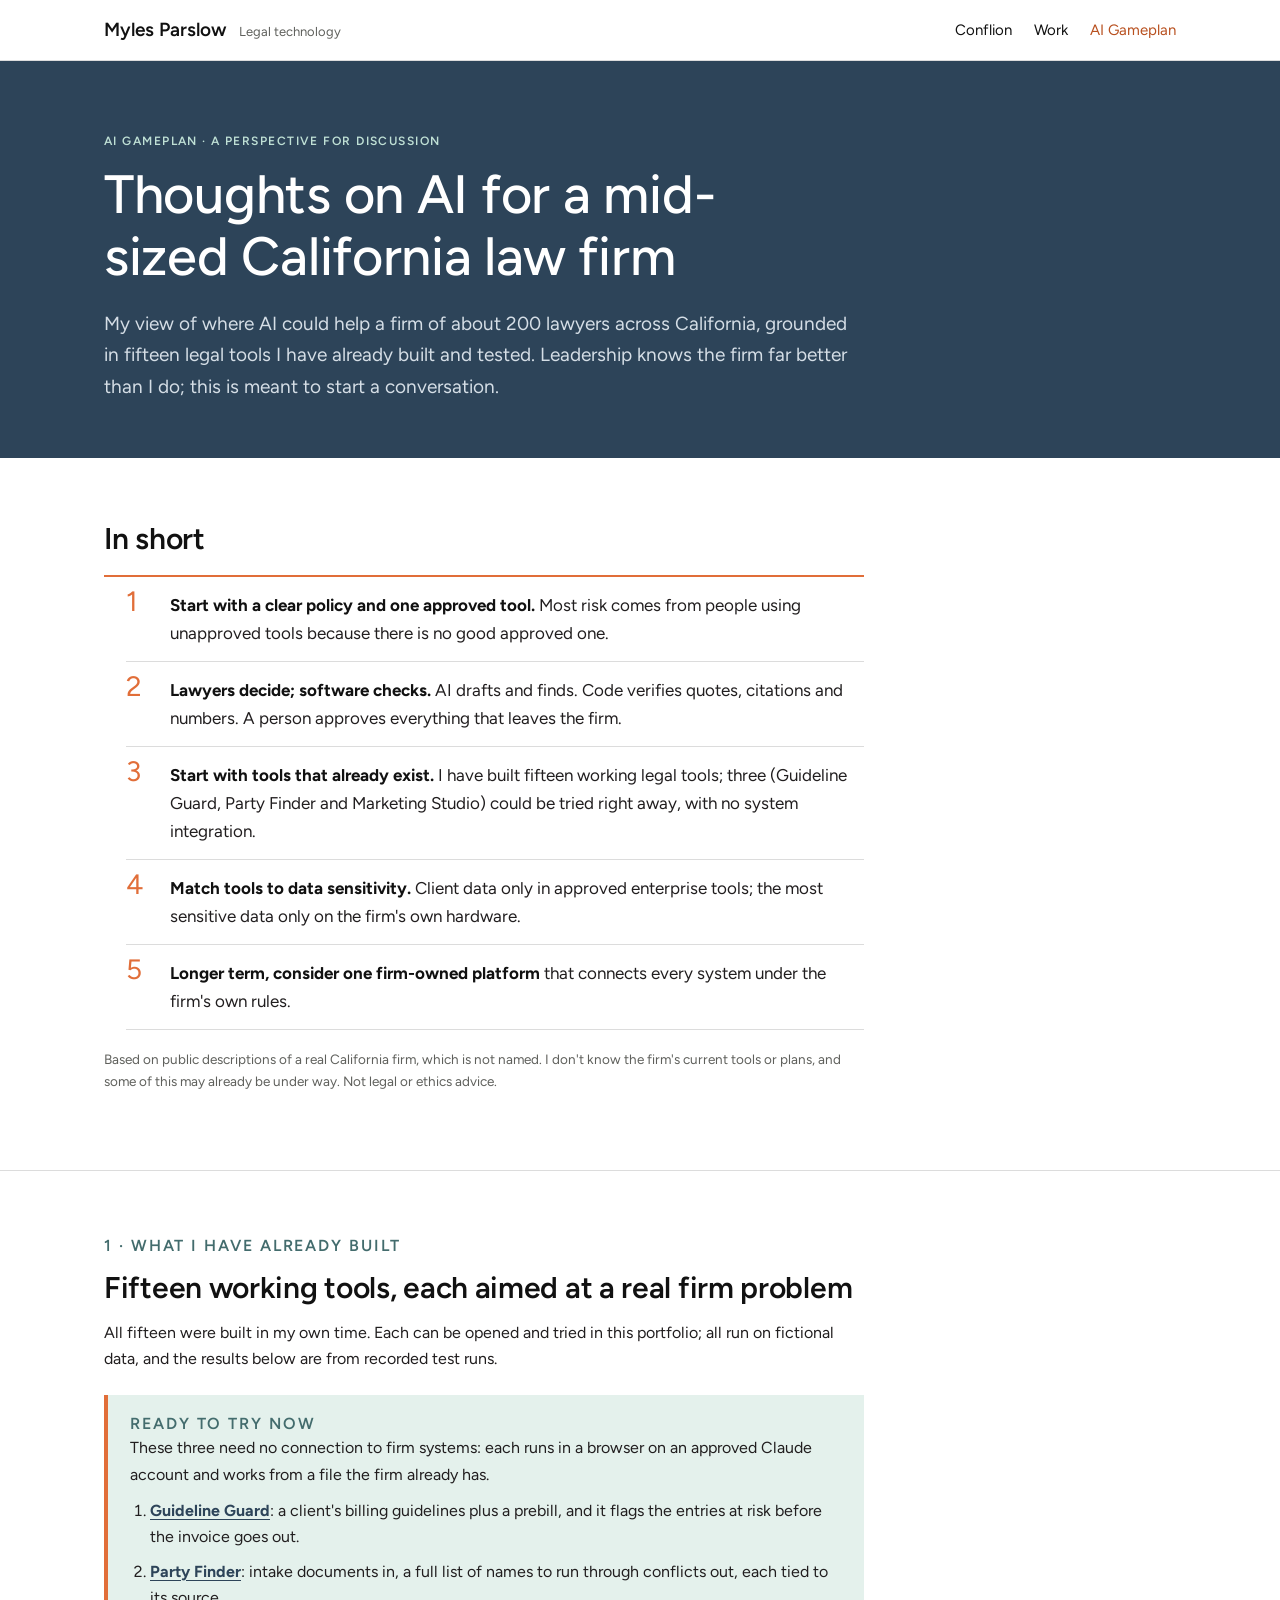
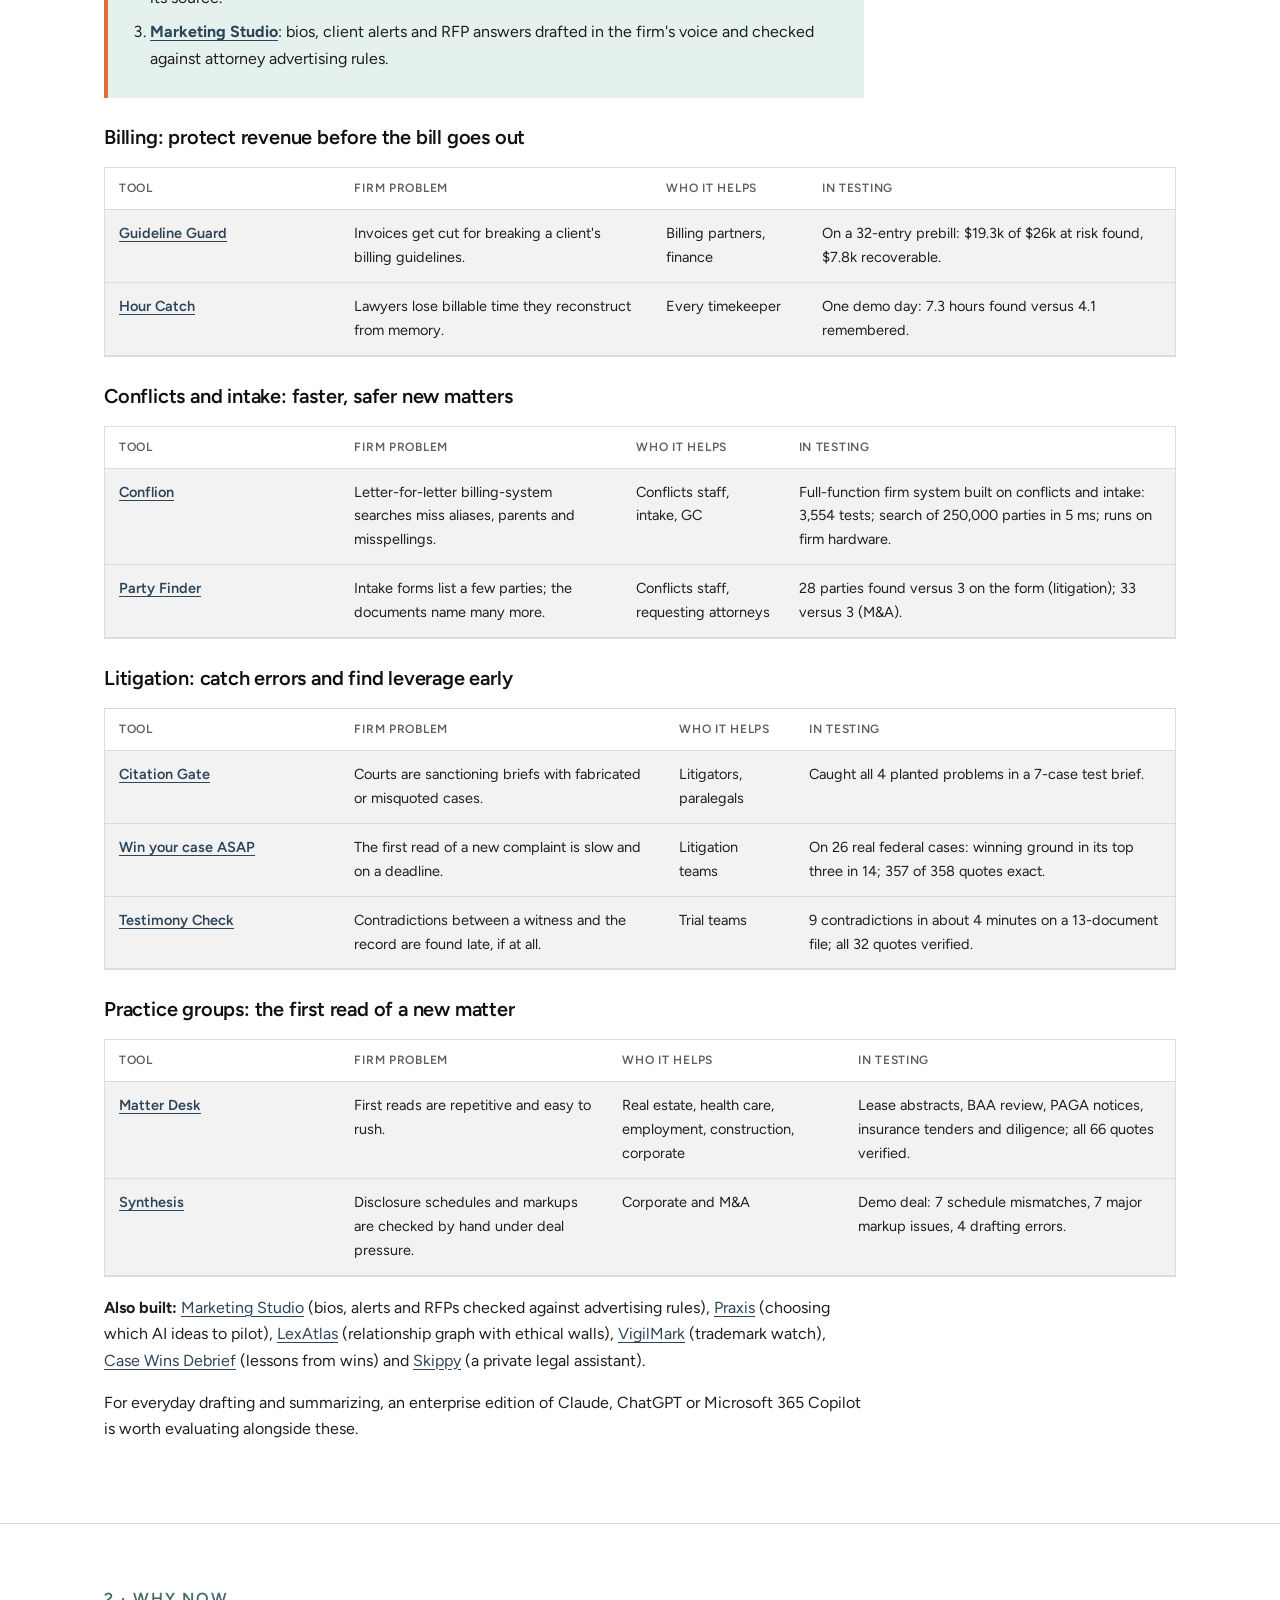
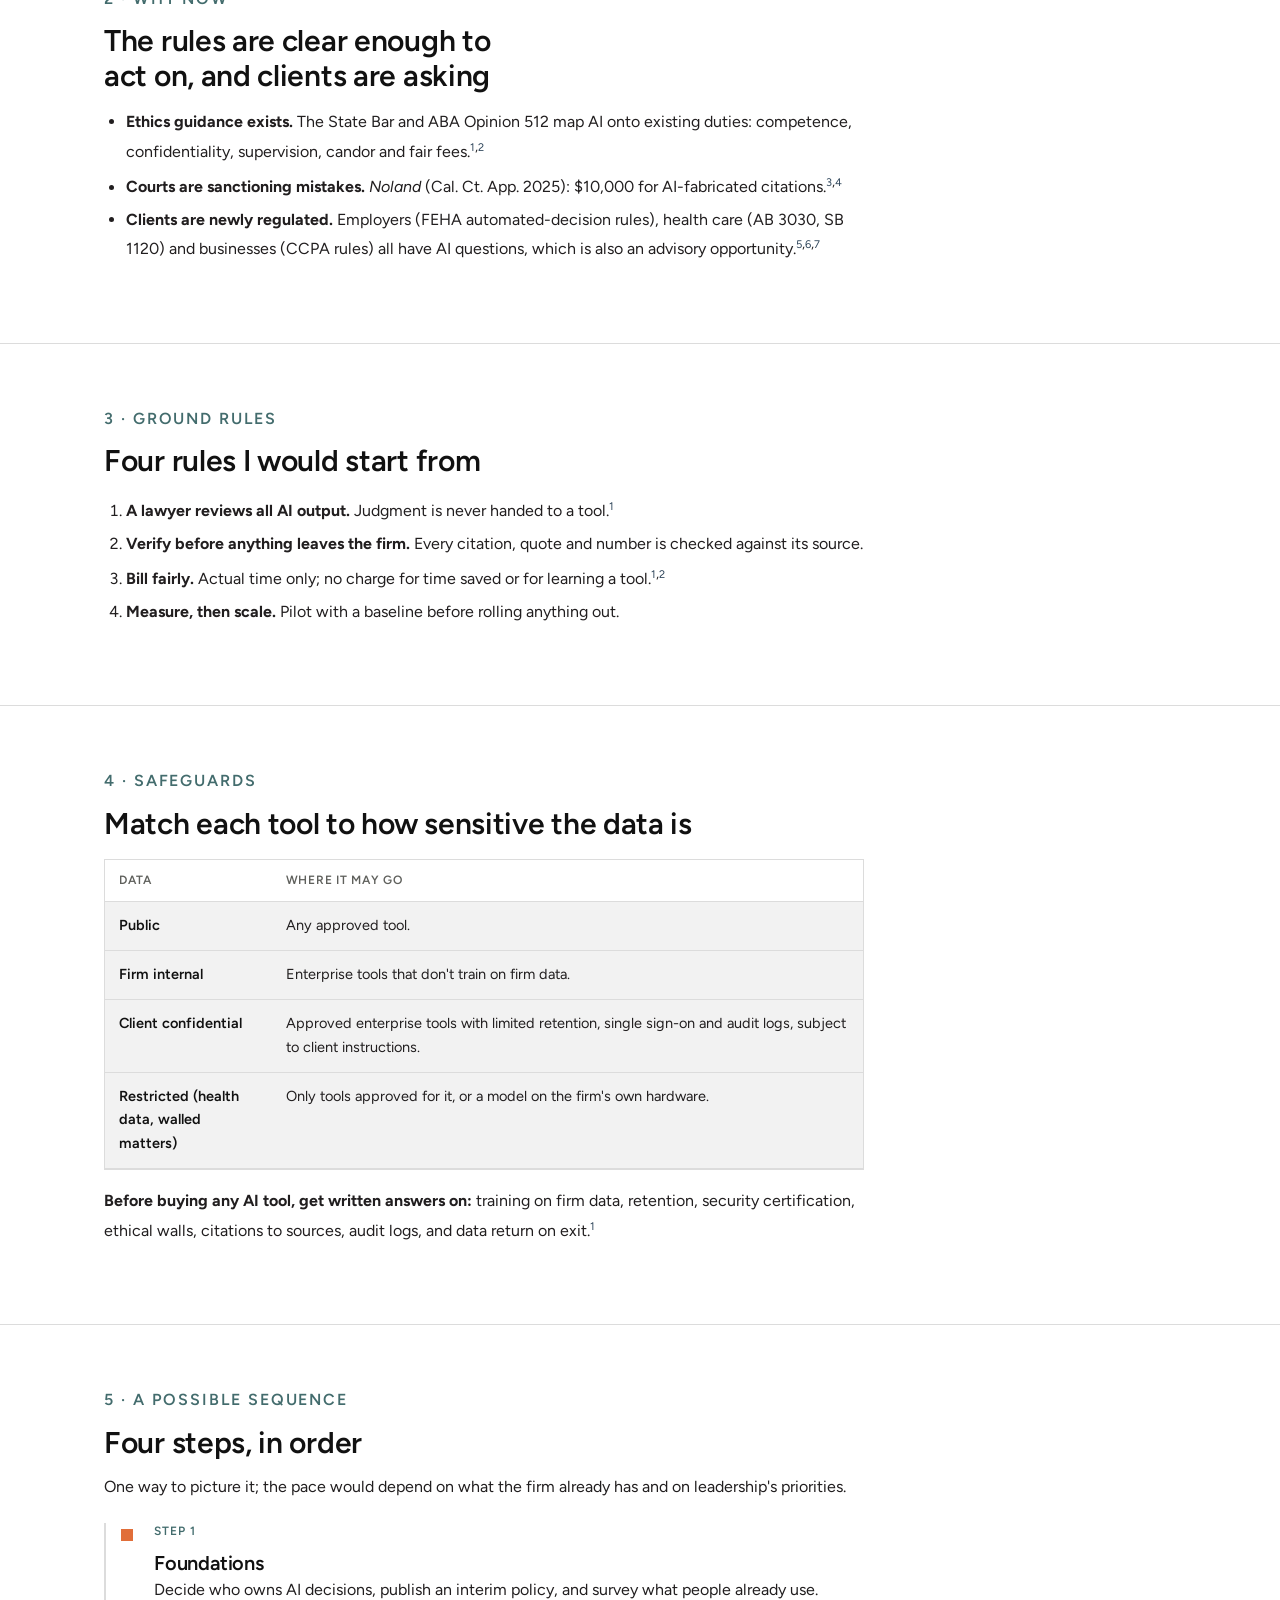
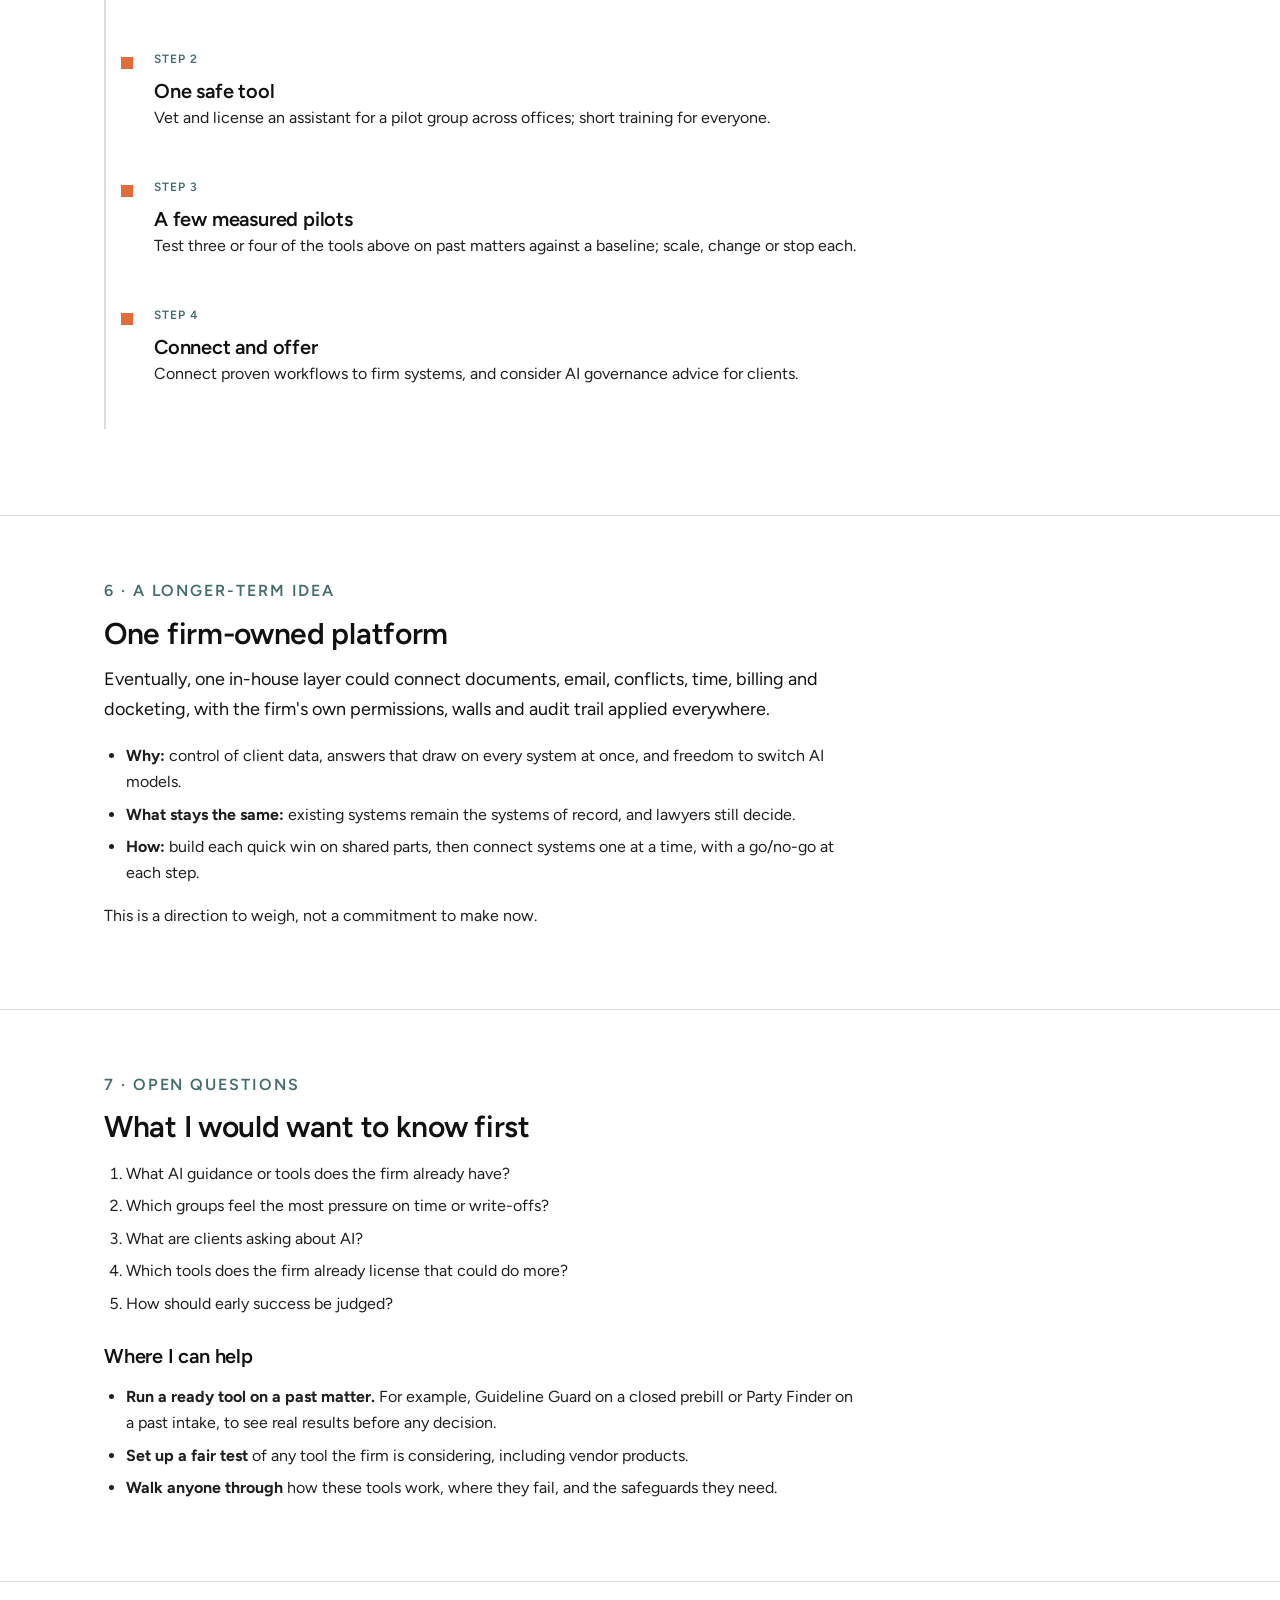
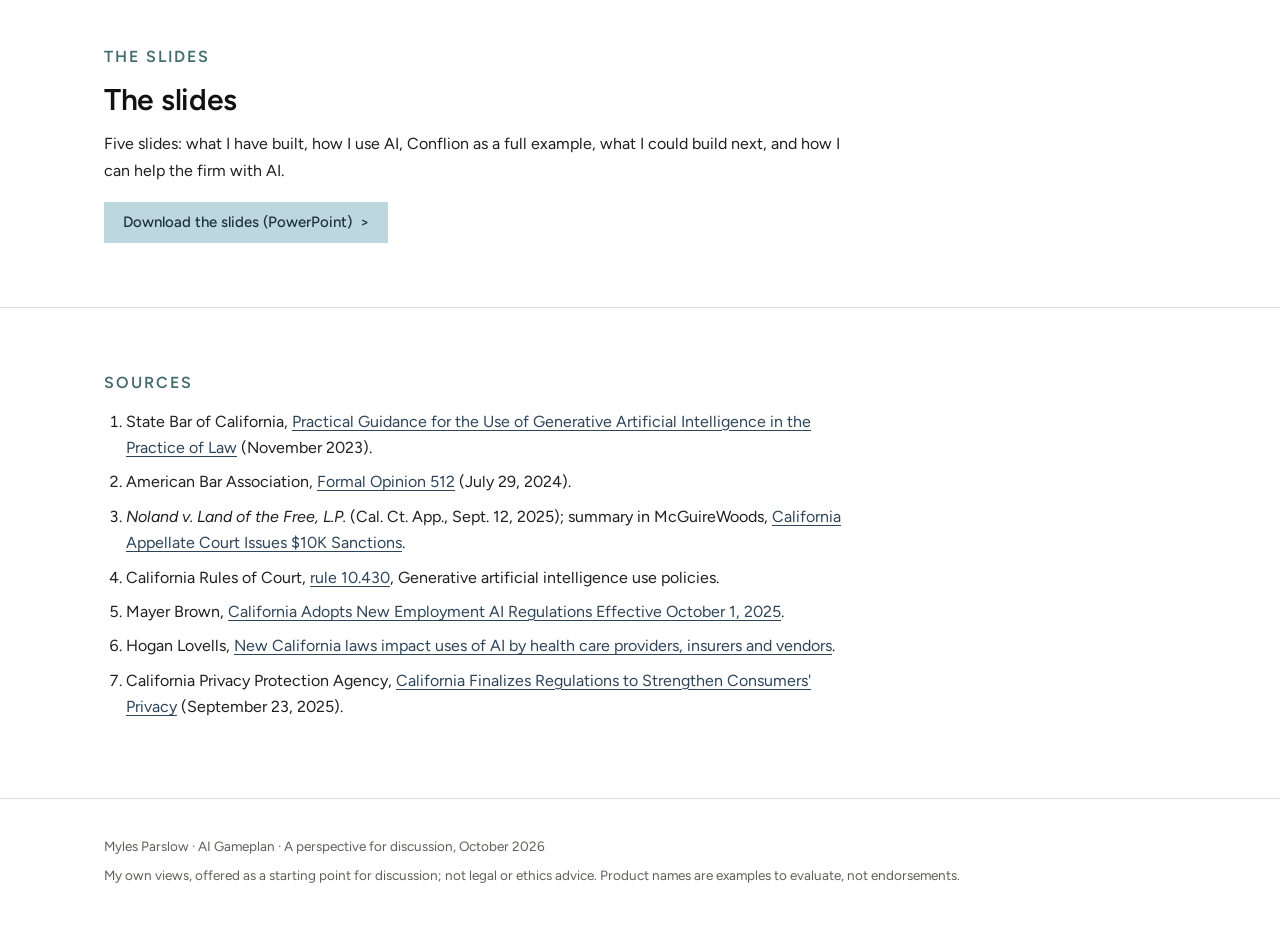
<file: ai-gameplan/index.html>
<!doctype html>
<html lang="en">
<head>
<meta charset="utf-8">
<meta name="viewport" content="width=device-width, initial-scale=1">
<title>AI Gameplan · Mid-Sized Firm</title>
<meta name="description" content="A short perspective on AI at a mid-sized California law firm: why now, ground rules, quick wins, safeguards, a possible sequence and open questions.">
<meta name="robots" content="noindex">
<link rel="preconnect" href="https://fonts.googleapis.com">
<link rel="preconnect" href="https://fonts.gstatic.com" crossorigin>
<link href="https://fonts.googleapis.com/css2?family=Figtree:wght@400;500;600;700&display=swap" rel="stylesheet">
<link rel="stylesheet" href="../legal.css">
</head>
<body>

<header class="top">
  <div class="wrap">
    <a class="brand" href="../">Myles Parslow <span>Legal technology</span></a>
    <nav aria-label="Sections">
      <a href="../#conflion" class="hide-sm">Conflion</a>
      <a href="../#work">Work</a>
      <a href="./" aria-current="page">AI Gameplan</a>
    </nav>
  </div>
</header>

<main>

<section class="hero">
  <div class="wrap">
    <p class="eyebrow">AI Gameplan · A perspective for discussion</p>
    <h1>Thoughts on AI for a mid-sized California law firm</h1>
    <p class="lede">My view of where AI could help a firm of about 200 lawyers across California, grounded in fifteen legal tools I have already built and tested. Leadership knows the firm far better than I do; this is meant to start a conversation.</p>
  </div>
</section>

<section class="block" id="summary">
  <div class="wrap narrow doc">
    <h2>In short</h2>
    <ol class="keys">
      <li><b>Start with a clear policy and one approved tool.</b> Most risk comes from people using unapproved tools because there is no good approved one.</li>
      <li><b>Lawyers decide; software checks.</b> AI drafts and finds. Code verifies quotes, citations and numbers. A person approves everything that leaves the firm.</li>
      <li><b>Start with tools that already exist.</b> I have built fifteen working legal tools; three (Guideline Guard, Party Finder and Marketing Studio) could be tried right away, with no system integration.</li>
      <li><b>Match tools to data sensitivity.</b> Client data only in approved enterprise tools; the most sensitive data only on the firm's own hardware.</li>
      <li><b>Longer term, consider one firm-owned platform</b> that connects every system under the firm's own rules.</li>
    </ol>
    <p class="fine">Based on public descriptions of a real California firm, which is not named. I don't know the firm's current tools or plans, and some of this may already be under way. Not legal or ethics advice.</p>
  </div>
</section>

<section class="block" id="built">
  <div class="wrap doc">
    <div class="narrow">
      <p class="eyebrow">1 · What I have already built</p>
      <h2>Fifteen working tools, each aimed at a real firm problem</h2>
      <p>All fifteen were built in my own time. Each can be opened and tried in this portfolio; all run on fictional data, and the results below are from recorded test runs.</p>
      <div class="ready">
        <p class="ready-title">Ready to try now</p>
        <p>These three need no connection to firm systems: each runs in a browser on an approved Claude account and works from a file the firm already has.</p>
        <ol>
          <li><a href="../#guidelineguard"><b>Guideline Guard</b></a>: a client's billing guidelines plus a prebill, and it flags the entries at risk before the invoice goes out.</li>
          <li><a href="../#partyfinder"><b>Party Finder</b></a>: intake documents in, a full list of names to run through conflicts out, each tied to its source.</li>
          <li><a href="../#marketingstudio"><b>Marketing Studio</b></a>: bios, client alerts and RFP answers drafted in the firm's voice and checked against attorney advertising rules.</li>
        </ol>
      </div>
    </div>
    <h3>Billing: protect revenue before the bill goes out</h3>
    <div class="tbl-wrap">
      <table class="tbl stack built-tbl">
        <thead><tr><th>Tool</th><th>Firm problem</th><th>Who it helps</th><th>In testing</th></tr></thead>
        <tbody>
          <tr><td><a href="../#guidelineguard">Guideline Guard</a></td><td data-label="Firm problem">Invoices get cut for breaking a client's billing guidelines.</td><td data-label="Who it helps">Billing partners, finance</td><td data-label="In testing">On a 32-entry prebill: $19.3k of $26k at risk found, $7.8k recoverable.</td></tr>
          <tr><td><a href="../#hourcatch">Hour Catch</a></td><td data-label="Firm problem">Lawyers lose billable time they reconstruct from memory.</td><td data-label="Who it helps">Every timekeeper</td><td data-label="In testing">One demo day: 7.3 hours found versus 4.1 remembered.</td></tr>
        </tbody>
      </table>
    </div>
    <h3>Conflicts and intake: faster, safer new matters</h3>
    <div class="tbl-wrap">
      <table class="tbl stack built-tbl">
        <thead><tr><th>Tool</th><th>Firm problem</th><th>Who it helps</th><th>In testing</th></tr></thead>
        <tbody>
          <tr><td><a href="../#conflion">Conflion</a></td><td data-label="Firm problem">Letter-for-letter billing-system searches miss aliases, parents and misspellings.</td><td data-label="Who it helps">Conflicts staff, intake, GC</td><td data-label="In testing">Full-function firm system built on conflicts and intake: 3,554 tests; search of 250,000 parties in 5 ms; runs on firm hardware.</td></tr>
          <tr><td><a href="../#partyfinder">Party Finder</a></td><td data-label="Firm problem">Intake forms list a few parties; the documents name many more.</td><td data-label="Who it helps">Conflicts staff, requesting attorneys</td><td data-label="In testing">28 parties found versus 3 on the form (litigation); 33 versus 3 (M&amp;A).</td></tr>
        </tbody>
      </table>
    </div>
    <h3>Litigation: catch errors and find leverage early</h3>
    <div class="tbl-wrap">
      <table class="tbl stack built-tbl">
        <thead><tr><th>Tool</th><th>Firm problem</th><th>Who it helps</th><th>In testing</th></tr></thead>
        <tbody>
          <tr><td><a href="../#citationgate">Citation Gate</a></td><td data-label="Firm problem">Courts are sanctioning briefs with fabricated or misquoted cases.</td><td data-label="Who it helps">Litigators, paralegals</td><td data-label="In testing">Caught all 4 planted problems in a 7-case test brief.</td></tr>
          <tr><td><a href="../#winyourcase">Win your case ASAP</a></td><td data-label="Firm problem">The first read of a new complaint is slow and on a deadline.</td><td data-label="Who it helps">Litigation teams</td><td data-label="In testing">On 26 real federal cases: winning ground in its top three in 14; 357 of 358 quotes exact.</td></tr>
          <tr><td><a href="../#testimonycheck">Testimony Check</a></td><td data-label="Firm problem">Contradictions between a witness and the record are found late, if at all.</td><td data-label="Who it helps">Trial teams</td><td data-label="In testing">9 contradictions in about 4 minutes on a 13-document file; all 32 quotes verified.</td></tr>
        </tbody>
      </table>
    </div>
    <h3>Practice groups: the first read of a new matter</h3>
    <div class="tbl-wrap">
      <table class="tbl stack built-tbl">
        <thead><tr><th>Tool</th><th>Firm problem</th><th>Who it helps</th><th>In testing</th></tr></thead>
        <tbody>
          <tr><td><a href="../#matterdesk">Matter Desk</a></td><td data-label="Firm problem">First reads are repetitive and easy to rush.</td><td data-label="Who it helps">Real estate, health care, employment, construction, corporate</td><td data-label="In testing">Lease abstracts, BAA review, PAGA notices, insurance tenders and diligence; all 66 quotes verified.</td></tr>
          <tr><td><a href="../#synthesis">Synthesis</a></td><td data-label="Firm problem">Disclosure schedules and markups are checked by hand under deal pressure.</td><td data-label="Who it helps">Corporate and M&amp;A</td><td data-label="In testing">Demo deal: 7 schedule mismatches, 7 major markup issues, 4 drafting errors.</td></tr>
        </tbody>
      </table>
    </div>
    <div class="narrow">
      <p><b>Also built:</b> <a href="../#marketingstudio">Marketing Studio</a> (bios, alerts and RFPs checked against advertising rules), <a href="../#praxis">Praxis</a> (choosing which AI ideas to pilot), <a href="../#lexatlas">LexAtlas</a> (relationship graph with ethical walls), <a href="../#vigilmark">VigilMark</a> (trademark watch), <a href="../#casewins">Case Wins Debrief</a> (lessons from wins) and <a href="../#skippy">Skippy</a> (a private legal assistant).</p>
      <p>For everyday drafting and summarizing, an enterprise edition of Claude, ChatGPT or Microsoft 365 Copilot is worth evaluating alongside these.</p>
    </div>
  </div>
</section>

<section class="block" id="why">
  <div class="wrap narrow doc">
    <p class="eyebrow">2 · Why now</p>
    <h2>The rules are clear enough to act on, and clients are asking</h2>
    <ul>
      <li><b>Ethics guidance exists.</b> The State Bar and ABA Opinion 512 map AI onto existing duties: competence, confidentiality, supervision, candor and fair fees.<sup><a href="#s1">1</a>,<a href="#s2">2</a></sup></li>
      <li><b>Courts are sanctioning mistakes.</b> <i>Noland</i> (Cal. Ct. App. 2025): $10,000 for AI-fabricated citations.<sup><a href="#s3">3</a>,<a href="#s4">4</a></sup></li>
      <li><b>Clients are newly regulated.</b> Employers (FEHA automated-decision rules), health care (AB 3030, SB 1120) and businesses (CCPA rules) all have AI questions, which is also an advisory opportunity.<sup><a href="#s5">5</a>,<a href="#s6">6</a>,<a href="#s7">7</a></sup></li>
    </ul>
  </div>
</section>

<section class="block" id="rules">
  <div class="wrap narrow doc">
    <p class="eyebrow">3 · Ground rules</p>
    <h2>Four rules I would start from</h2>
    <ol>
      <li><b>A lawyer reviews all AI output.</b> Judgment is never handed to a tool.<sup><a href="#s1">1</a></sup></li>
      <li><b>Verify before anything leaves the firm.</b> Every citation, quote and number is checked against its source.</li>
      <li><b>Bill fairly.</b> Actual time only; no charge for time saved or for learning a tool.<sup><a href="#s1">1</a>,<a href="#s2">2</a></sup></li>
      <li><b>Measure, then scale.</b> Pilot with a baseline before rolling anything out.</li>
    </ol>
  </div>
</section>

<section class="block" id="safeguards">
  <div class="wrap narrow doc">
    <p class="eyebrow">4 · Safeguards</p>
    <h2>Match each tool to how sensitive the data is</h2>
    <div class="tbl-wrap">
      <table class="tbl stack">
        <thead><tr><th>Data</th><th>Where it may go</th></tr></thead>
        <tbody>
          <tr><td>Public</td><td data-label="Where it may go">Any approved tool.</td></tr>
          <tr><td>Firm internal</td><td data-label="Where it may go">Enterprise tools that don't train on firm data.</td></tr>
          <tr><td>Client confidential</td><td data-label="Where it may go">Approved enterprise tools with limited retention, single sign-on and audit logs, subject to client instructions.</td></tr>
          <tr><td>Restricted (health data, walled matters)</td><td data-label="Where it may go">Only tools approved for it, or a model on the firm's own hardware.</td></tr>
        </tbody>
      </table>
    </div>
    <p><b>Before buying any AI tool, get written answers on:</b> training on firm data, retention, security certification, ethical walls, citations to sources, audit logs, and data return on exit.<sup><a href="#s1">1</a></sup></p>
  </div>
</section>

<section class="block" id="sequence">
  <div class="wrap narrow doc">
    <p class="eyebrow">5 · A possible sequence</p>
    <h2>Four steps, in order</h2>
    <p>One way to picture it; the pace would depend on what the firm already has and on leadership's priorities.</p>
    <ol class="phases">
      <li><p class="when">Step 1</p><h3>Foundations</h3><p>Decide who owns AI decisions, publish an interim policy, and survey what people already use.</p></li>
      <li><p class="when">Step 2</p><h3>One safe tool</h3><p>Vet and license an assistant for a pilot group across offices; short training for everyone.</p></li>
      <li><p class="when">Step 3</p><h3>A few measured pilots</h3><p>Test three or four of the tools above on past matters against a baseline; scale, change or stop each.</p></li>
      <li><p class="when">Step 4</p><h3>Connect and offer</h3><p>Connect proven workflows to firm systems, and consider AI governance advice for clients.</p></li>
    </ol>
  </div>
</section>

<section class="block" id="platform">
  <div class="wrap narrow doc">
    <p class="eyebrow">6 · A longer-term idea</p>
    <h2>One firm-owned platform</h2>
    <p class="key">Eventually, one in-house layer could connect documents, email, conflicts, time, billing and docketing, with the firm's own permissions, walls and audit trail applied everywhere.</p>
    <ul>
      <li><b>Why:</b> control of client data, answers that draw on every system at once, and freedom to switch AI models.</li>
      <li><b>What stays the same:</b> existing systems remain the systems of record, and lawyers still decide.</li>
      <li><b>How:</b> build each quick win on shared parts, then connect systems one at a time, with a go/no-go at each step.</li>
    </ul>
    <p>This is a direction to weigh, not a commitment to make now.</p>
  </div>
</section>

<section class="block" id="questions">
  <div class="wrap narrow doc">
    <p class="eyebrow">7 · Open questions</p>
    <h2>What I would want to know first</h2>
    <ol>
      <li>What AI guidance or tools does the firm already have?</li>
      <li>Which groups feel the most pressure on time or write-offs?</li>
      <li>What are clients asking about AI?</li>
      <li>Which tools does the firm already license that could do more?</li>
      <li>How should early success be judged?</li>
    </ol>
    <h3>Where I can help</h3>
    <ul>
      <li><b>Run a ready tool on a past matter.</b> For example, Guideline Guard on a closed prebill or Party Finder on a past intake, to see real results before any decision.</li>
      <li><b>Set up a fair test</b> of any tool the firm is considering, including vendor products.</li>
      <li><b>Walk anyone through</b> how these tools work, where they fail, and the safeguards they need.</li>
    </ul>
  </div>
</section>

<section class="block" id="slides">
  <div class="wrap narrow doc">
    <p class="eyebrow">The slides</p>
    <h2>The slides</h2>
    <p>Five slides: what I have built, how I use AI, Conflion as a full example, what I could build next, and how I can help the firm with AI.</p>
    <div class="actions">
      <a class="btn primary" href="../downloads/AI-ideas-Myles-Parslow.pptx" download>Download the slides (PowerPoint)</a>
    </div>
  </div>
</section>

<section class="block" id="sources">
  <div class="wrap narrow doc">
    <p class="eyebrow">Sources</p>
    <ol class="sources">
      <li id="s1">State Bar of California, <a href="https://www.calbar.ca.gov/Portals/0/documents/ethics/Generative-AI-Practical-Guidance.pdf">Practical Guidance for the Use of Generative Artificial Intelligence in the Practice of Law</a> (November 2023).</li>
      <li id="s2">American Bar Association, <a href="https://www.americanbar.org/news/abanews/aba-news-archives/2024/07/aba-issues-first-ethics-guidance-ai-tools/">Formal Opinion 512</a> (July 29, 2024).</li>
      <li id="s3"><i>Noland v. Land of the Free, L.P.</i> (Cal. Ct. App., Sept. 12, 2025); summary in McGuireWoods, <a href="https://mcguirewoods.com/client-resources/alerts/2025/9/california-appellate-court-issues-10k-sanctions-in-states-first-published-opinion-on-ai-hallucinated-case-citations">California Appellate Court Issues $10K Sanctions</a>.</li>
      <li id="s4">California Rules of Court, <a href="https://courts.ca.gov/cms/rules/index/ten/rule10_430">rule 10.430</a>, Generative artificial intelligence use policies.</li>
      <li id="s5">Mayer Brown, <a href="https://www.mayerbrown.com/en/insights/publications/2025/08/california-adopts-new-employment-ai-regulations-effective-october-1-2025">California Adopts New Employment AI Regulations Effective October 1, 2025</a>.</li>
      <li id="s6">Hogan Lovells, <a href="https://hlc.com/en/publications/new-california-laws-impact-uses-of-ai-by-health-care-providers-insurers-and-vendors">New California laws impact uses of AI by health care providers, insurers and vendors</a>.</li>
      <li id="s7">California Privacy Protection Agency, <a href="https://www.cppa.ca.gov/announcements/2025/20250923.html">California Finalizes Regulations to Strengthen Consumers' Privacy</a> (September 23, 2025).</li>
    </ol>
  </div>
</section>

</main>

<footer class="foot">
  <div class="wrap">
    <p>Myles Parslow · AI Gameplan · A perspective for discussion, October 2026</p>
    <p>My own views, offered as a starting point for discussion; not legal or ethics advice. Product names are examples to evaluate, not endorsements.</p>
  </div>
</footer>

</body>
</html>
</file>
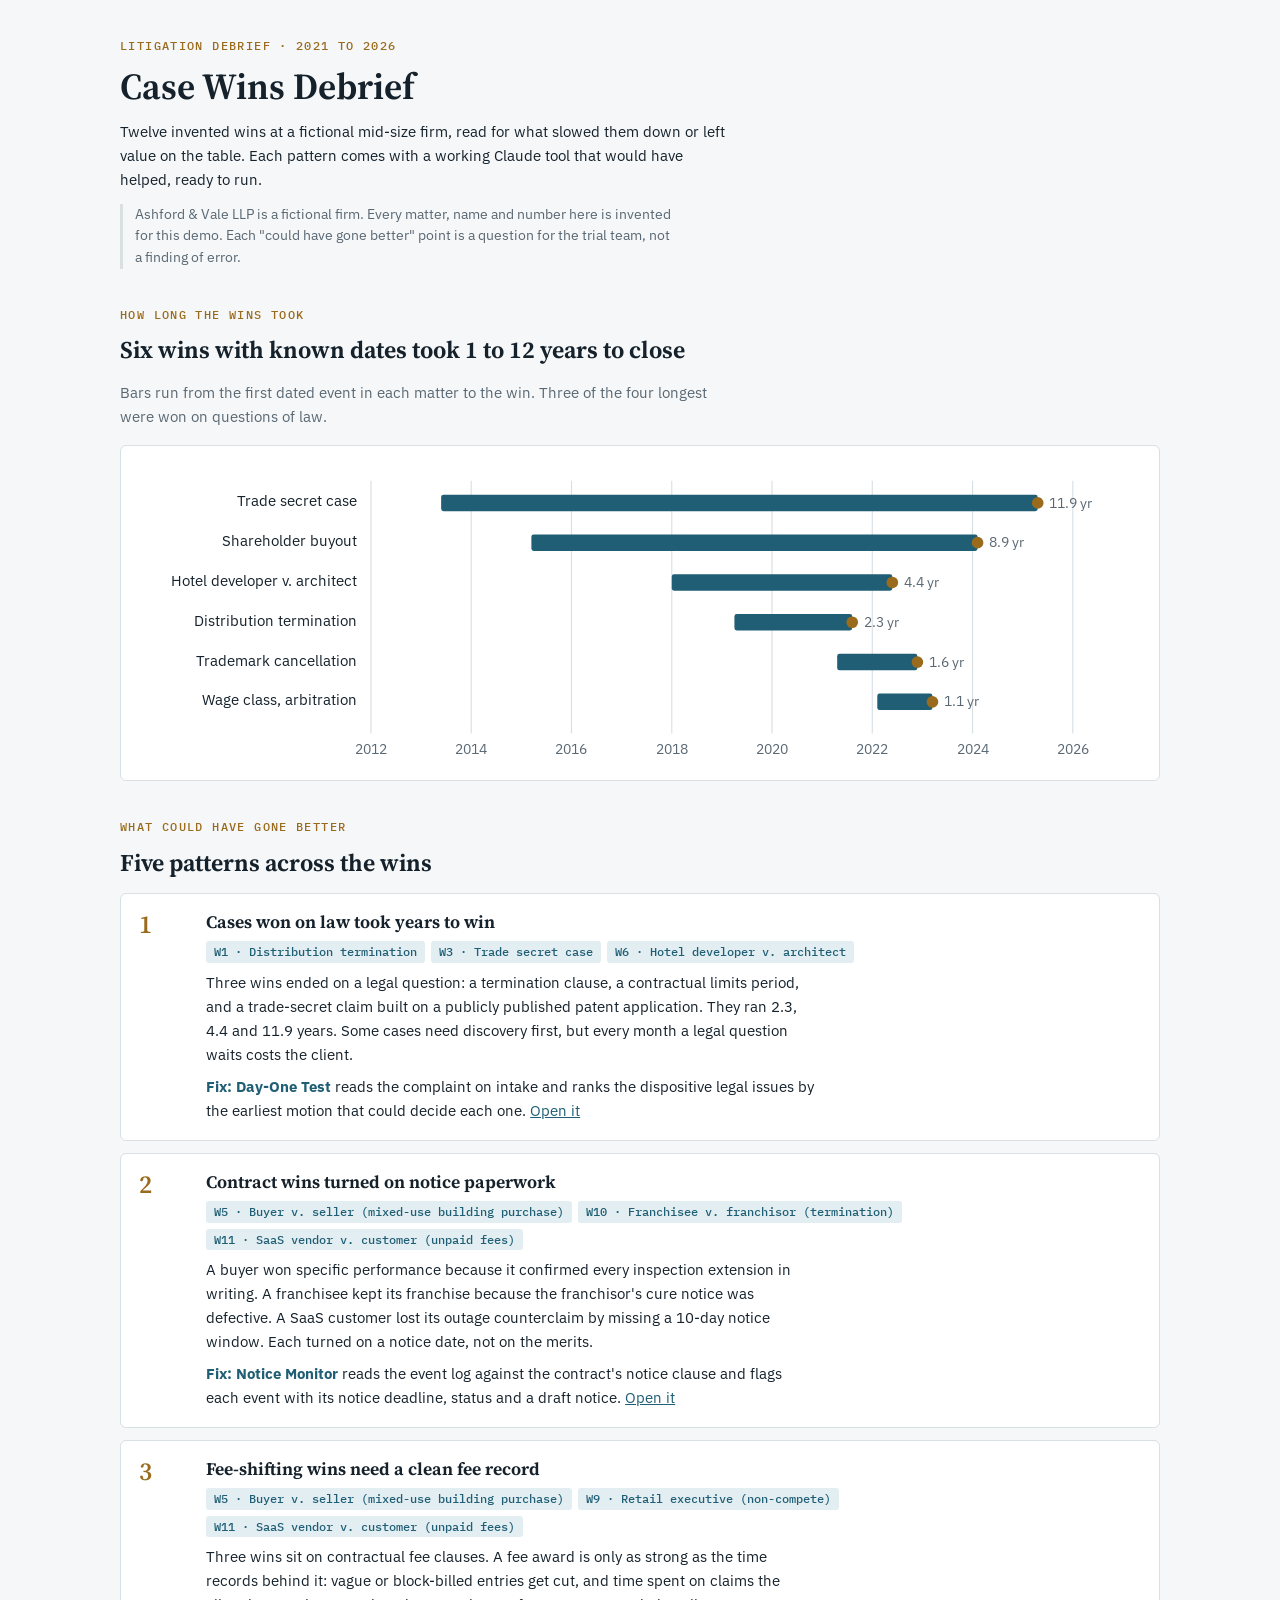
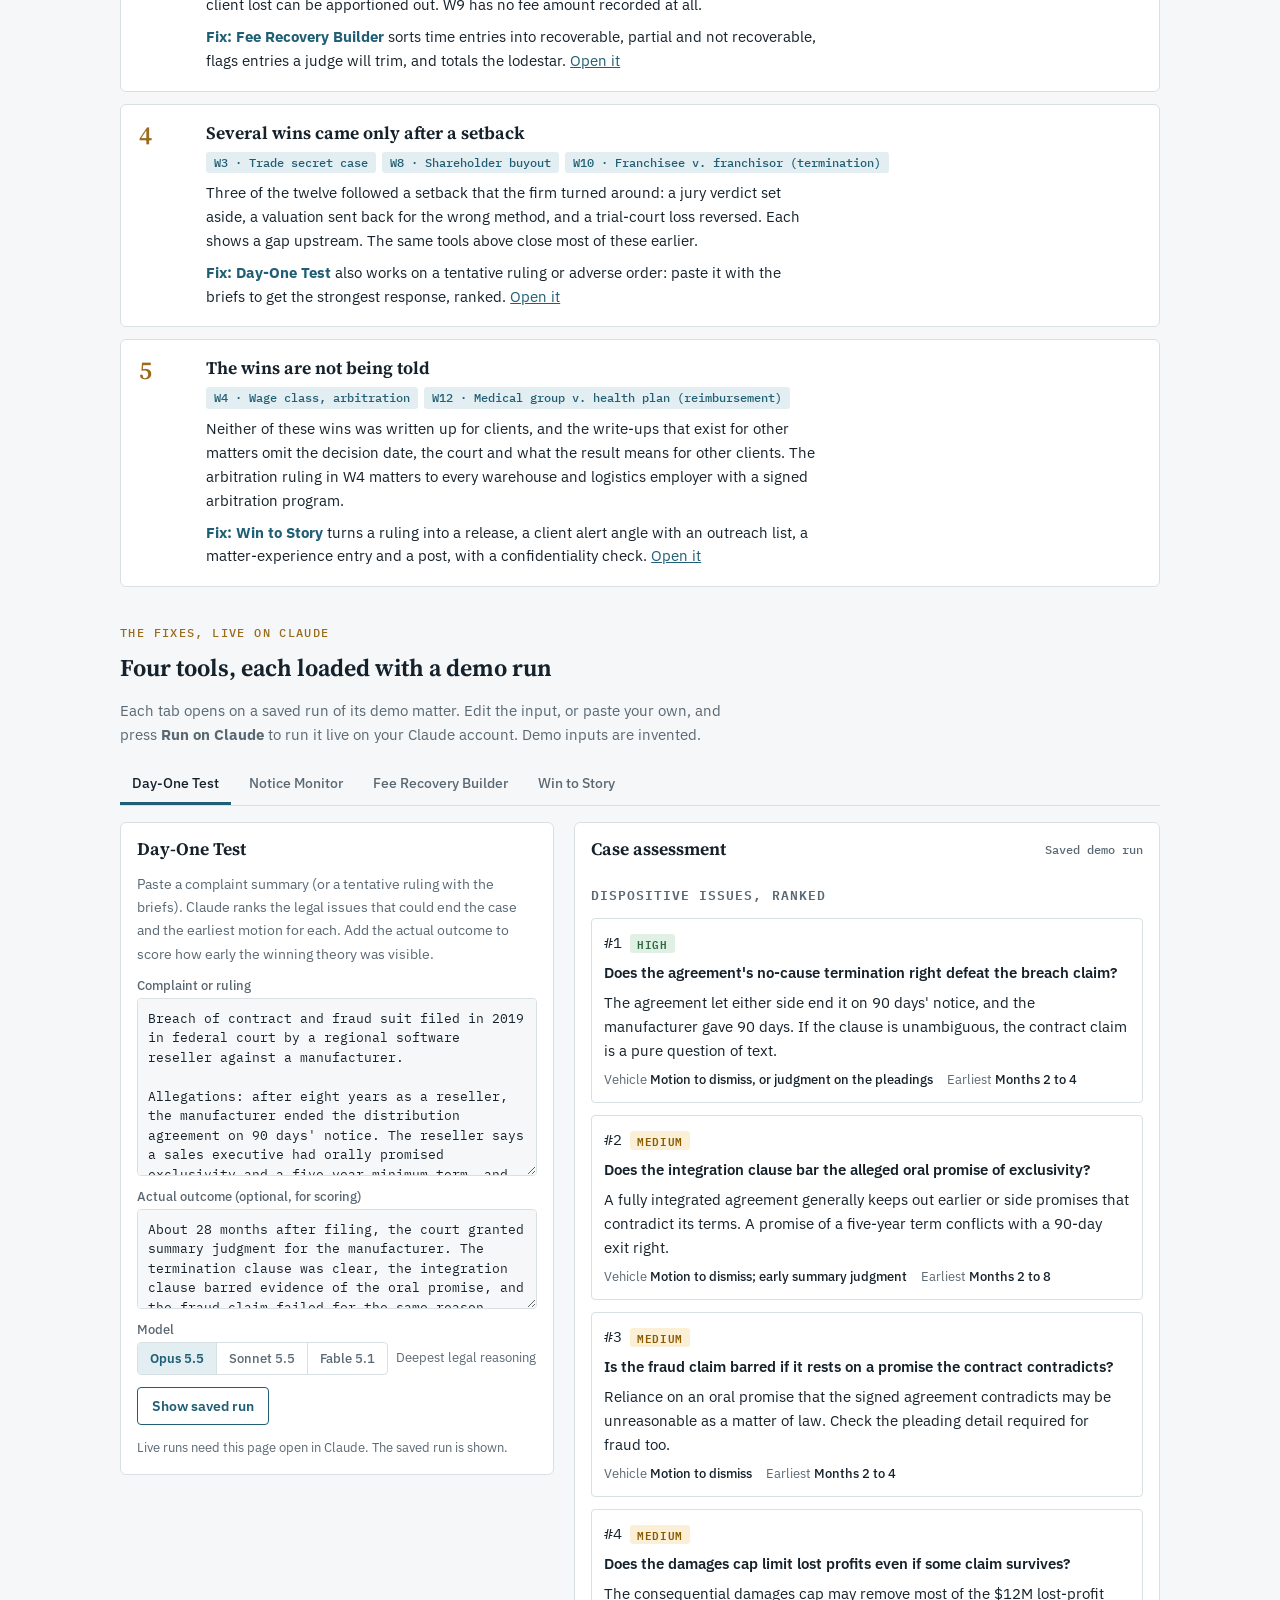
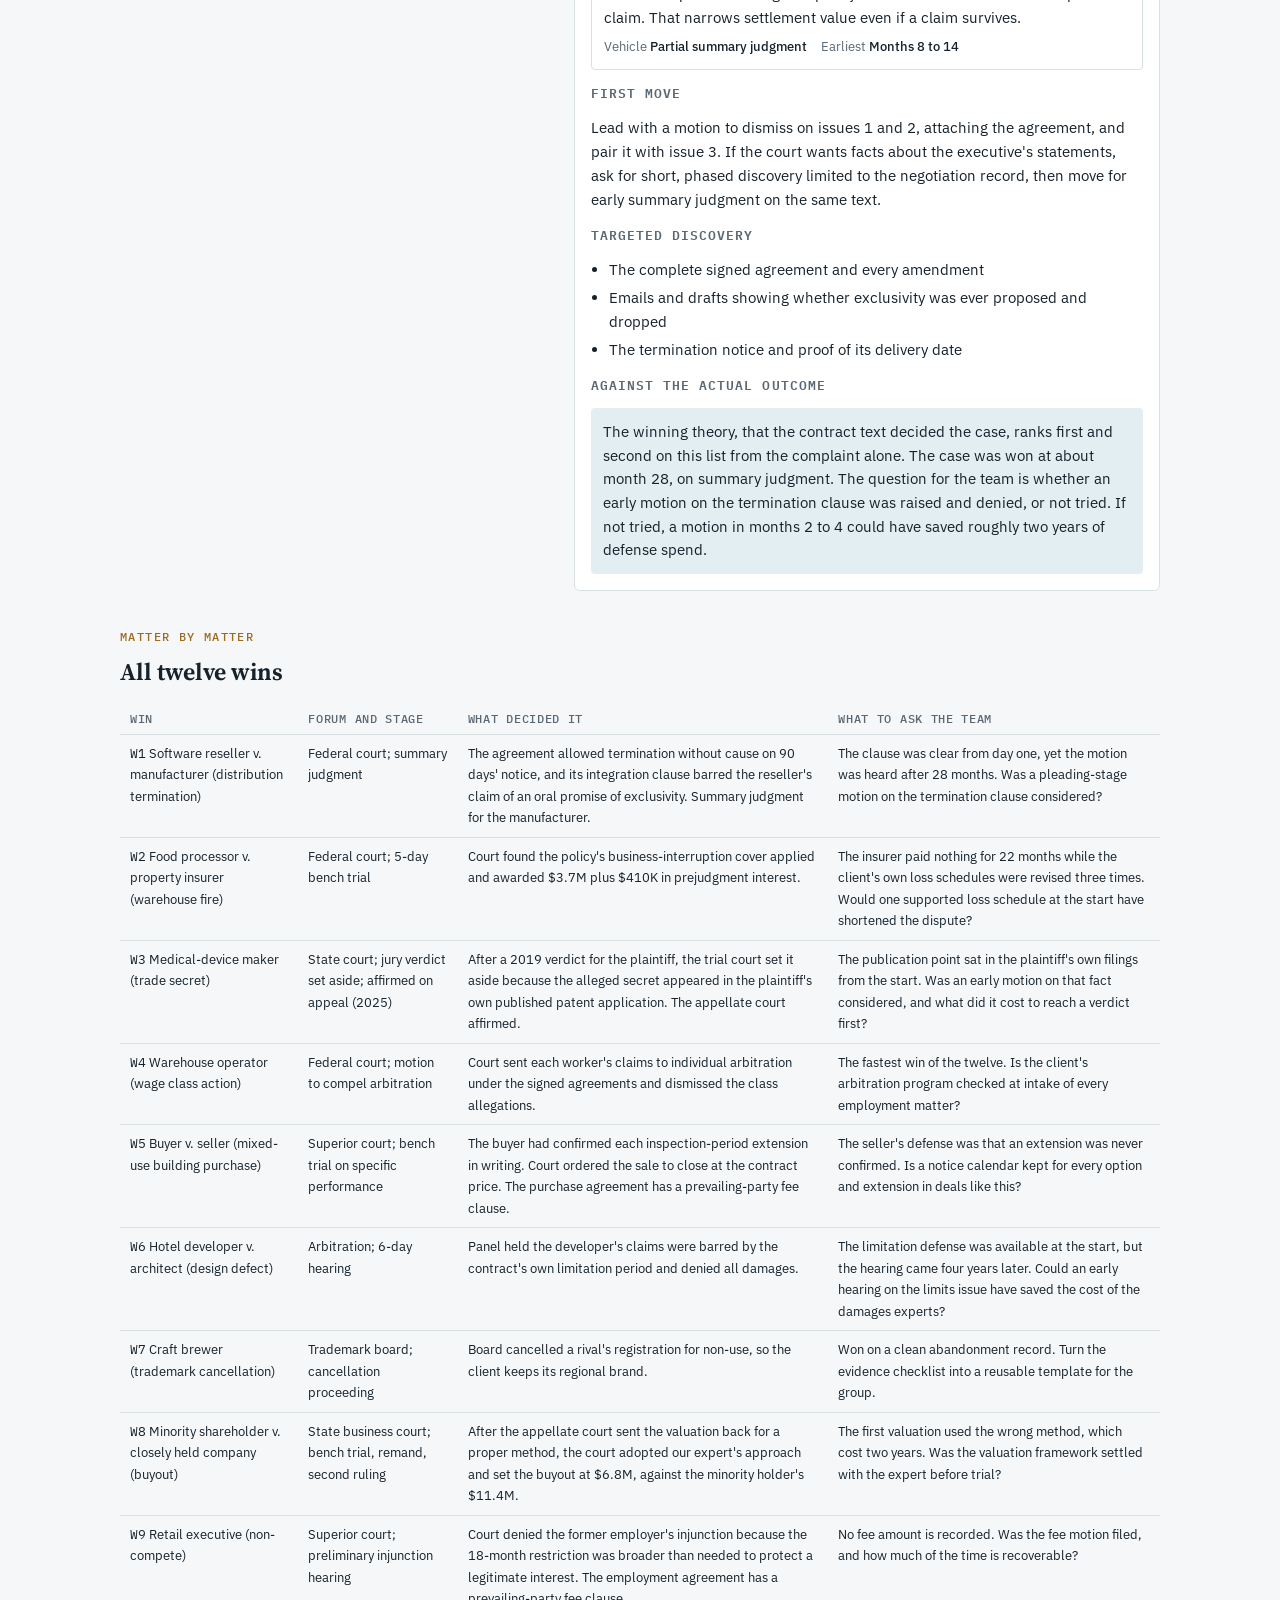
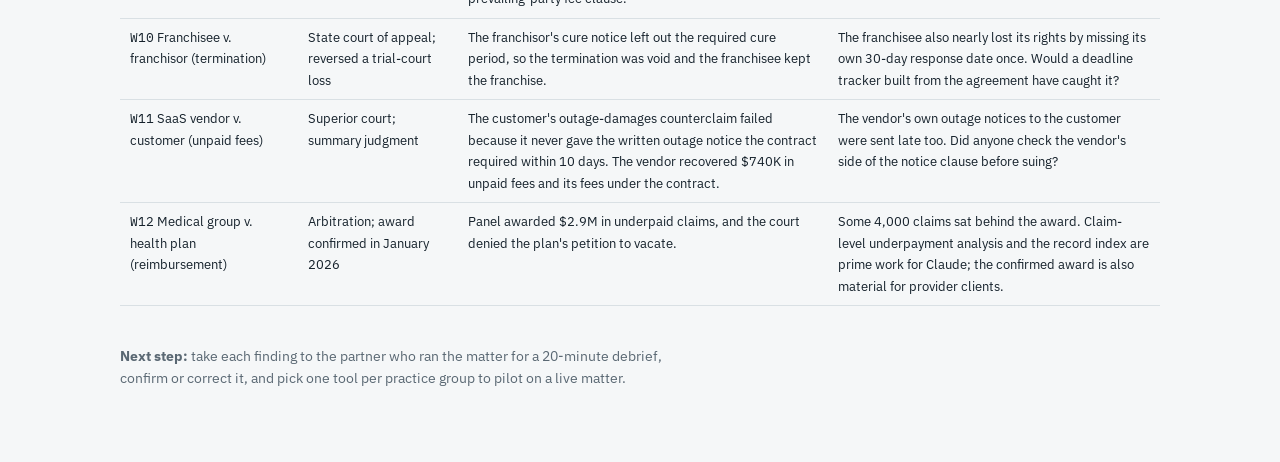
<file: demos/case-wins-debrief.html>
<!doctype html>
<html lang="en"><head><meta charset="utf-8"><meta name="viewport" content="width=device-width,initial-scale=1">
<title>Case Wins Debrief</title>
<meta name="claude:viewport-fit-sides" content="cover">
<link rel="preconnect" href="https://fonts.googleapis.com">
<link rel="stylesheet" href="https://fonts.googleapis.com/css2?family=Source+Serif+4:opsz,wght@8..60,500;8..60,650&family=IBM+Plex+Sans:wght@400;500;600&family=IBM+Plex+Mono:wght@400;500&display=swap">
<style>
/* Layout: a case-file reading column; findings as docket entries; tools in a tabbed bench below. */
:root{
  --bg:#f5f7f8; --panel:#ffffff; --ink:#15212b; --muted:#5a6873; --rule:#d9e0e4;
  --accent:#1f5e74; --accent-soft:#e2eef2; --brass:#9a6b1c;
  --crit:#a3332a; --crit-soft:#f8e5e2; --warn:#8a5a00; --warn-soft:#fbefd6; --ok:#2d6a3e; --ok-soft:#e1f0e5;
  --serif:"Source Serif 4",Georgia,"Times New Roman",serif;
  --sans:"IBM Plex Sans",system-ui,-apple-system,"Segoe UI",sans-serif;
  --mono:"IBM Plex Mono",ui-monospace,Menlo,Consolas,monospace;
}
@media (prefers-color-scheme:dark){:root:not([data-theme="light"]){
  --bg:#0f161b; --panel:#162129; --ink:#e3eaee; --muted:#9aa9b3; --rule:#2a3943;
  --accent:#7cbfd6; --accent-soft:#1b3440; --brass:#d9a85a;
  --crit:#f08b80; --crit-soft:#3a1f1d; --warn:#e8bb62; --warn-soft:#352a14; --ok:#7fcf94; --ok-soft:#18321f; color-scheme:dark}}
:root[data-theme="dark"]{
  --bg:#0f161b; --panel:#162129; --ink:#e3eaee; --muted:#9aa9b3; --rule:#2a3943;
  --accent:#7cbfd6; --accent-soft:#1b3440; --brass:#d9a85a;
  --crit:#f08b80; --crit-soft:#3a1f1d; --warn:#e8bb62; --warn-soft:#352a14; --ok:#7fcf94; --ok-soft:#18321f; color-scheme:dark}
body{background:var(--bg);color:var(--ink);font:15px/1.6 var(--sans)}
.wrap{max-width:1040px;margin:0 auto;padding-block:32px 64px;padding-left:max(16px,env(safe-area-inset-left,0px));padding-right:max(16px,env(safe-area-inset-right,0px));display:grid;gap:40px}
h1,h2,h3{font-family:var(--serif);font-weight:650;text-wrap:balance;margin:0;line-height:1.2}
h1{font-size:2.3rem} h2{font-size:1.5rem} h3{font-size:1.1rem}
p{margin:0;max-width:68ch}
.eyebrow{font:500 .72rem/1 var(--mono);letter-spacing:.12em;text-transform:uppercase;color:var(--brass)}
.muted{color:var(--muted)}
.mono{font-family:var(--mono);font-variant-numeric:tabular-nums}
header{display:grid;gap:12px}
.note{font-size:.85rem;color:var(--muted);border-left:3px solid var(--rule);padding-left:12px}
section{display:grid;gap:16px}
/* timeline */
.chart{background:var(--panel);border:1px solid var(--rule);border-radius:6px;padding:16px;overflow-x:auto}
.chart svg{display:block;min-width:620px;width:100%;height:auto}
.chart text{font-family:var(--sans);font-size:12px;fill:var(--muted)}
.chart .lbl{fill:var(--ink);font-size:12.5px}
.chart .grid{stroke:var(--rule)}
.chart .bar{fill:var(--accent)}
.chart .end{fill:var(--brass)}
/* findings */
.findings{display:grid;gap:12px}
.finding{display:grid;grid-template-columns:3.2rem 1fr;gap:16px;background:var(--panel);border:1px solid var(--rule);border-radius:6px;padding:18px}
.finding .num{font:600 1.6rem/1 var(--serif);color:var(--brass)}
.finding .body{display:grid;gap:8px;min-width:0}
.chips{display:flex;flex-wrap:wrap;gap:6px}
.chip{font:500 .72rem/1 var(--mono);padding:5px 8px;border-radius:3px;background:var(--accent-soft);color:var(--accent)}
.fix{font-size:.92rem}
.fix b{color:var(--accent)}
/* tools */
.tabs{display:flex;flex-wrap:wrap;gap:6px;border-bottom:1px solid var(--rule)}
.tab{font:500 .9rem var(--sans);background:none;border:0;border-bottom:3px solid transparent;color:var(--muted);padding:10px 12px;cursor:pointer}
.tab[aria-selected="true"]{color:var(--ink);border-bottom-color:var(--accent)}
.tab:focus-visible,.btn:focus-visible,textarea:focus-visible{outline:2px solid var(--accent);outline-offset:2px}
.bench{display:grid;grid-template-columns:minmax(0,1fr) minmax(0,1.35fr);gap:20px;align-items:start}
@media (max-width:820px){.bench{grid-template-columns:1fr}.finding{grid-template-columns:1fr;gap:6px}}
.pane{background:var(--panel);border:1px solid var(--rule);border-radius:6px;padding:16px;display:grid;gap:12px;align-content:start;min-width:0}
label{font:500 .8rem var(--sans);color:var(--muted)}
textarea{width:100%;box-sizing:border-box;font:13px/1.5 var(--mono);color:var(--ink);background:var(--bg);border:1px solid var(--rule);border-radius:4px;padding:10px;resize:vertical}
.row{display:flex;flex-wrap:wrap;gap:8px;align-items:center}
.btn{font:600 .88rem var(--sans);border-radius:4px;padding:9px 14px;cursor:pointer;border:1px solid var(--accent);background:var(--accent);color:var(--panel)}
.btn.ghost{background:transparent;color:var(--accent)}
.btn[disabled]{opacity:.5;cursor:default}
.runtag{font:500 .72rem var(--mono);color:var(--muted)}
.seg{display:inline-flex;border:1px solid var(--rule);border-radius:4px;overflow:hidden}
.seg button{font:500 .82rem var(--sans);background:transparent;color:var(--muted);border:0;border-right:1px solid var(--rule);padding:7px 12px;cursor:pointer}
.seg button:last-child{border-right:0}
.seg button[aria-pressed="true"]{background:var(--accent-soft);color:var(--accent);font-weight:600}
.seg button:focus-visible{outline:2px solid var(--accent);outline-offset:-2px}
.out{display:grid;gap:12px;min-width:0}
.out h4{margin:0;font:600 .8rem var(--mono);letter-spacing:.08em;text-transform:uppercase;color:var(--muted)}
.item{border:1px solid var(--rule);border-radius:4px;padding:12px;display:grid;gap:6px}
.item .q{font-weight:600}
.kv{display:flex;flex-wrap:wrap;gap:6px 14px;font-size:.82rem;color:var(--muted)}
.kv b{color:var(--ink);font-weight:500}
.pill{font:600 .7rem/1 var(--mono);text-transform:uppercase;letter-spacing:.06em;padding:4px 7px;border-radius:3px;justify-self:start}
.p-crit{background:var(--crit-soft);color:var(--crit)} .p-warn{background:var(--warn-soft);color:var(--warn)} .p-ok{background:var(--ok-soft);color:var(--ok)}
.callout{background:var(--accent-soft);border-radius:4px;padding:12px;font-size:.92rem}
.draft{white-space:pre-wrap;font:13px/1.55 var(--mono);background:var(--bg);border:1px solid var(--rule);border-radius:4px;padding:12px}
.tablewrap{overflow-x:auto}
table{border-collapse:collapse;width:100%;font-size:.84rem}
th,td{text-align:left;padding:8px 10px;border-bottom:1px solid var(--rule);vertical-align:top}
th{font:500 .72rem var(--mono);letter-spacing:.06em;text-transform:uppercase;color:var(--muted)}
td.n{font-family:var(--mono);font-variant-numeric:tabular-nums;text-align:right;white-space:nowrap}
.totals{display:flex;flex-wrap:wrap;gap:20px}
.totals div{display:grid}
.totals .big{font:600 1.3rem var(--serif);font-variant-numeric:tabular-nums}
.status{font-size:.85rem;color:var(--muted)}
.status.err{color:var(--crit)}
ul.tight{margin:0;padding-left:18px;display:grid;gap:4px}
footer{font-size:.85rem;color:var(--muted);display:grid;gap:8px}
a{color:var(--accent)}
@media (prefers-reduced-motion:reduce){*{transition:none!important}}
</style>

<div class="wrap">
<header>
  <span class="eyebrow">Litigation debrief · 2021 to 2026</span>
  <h1>Case Wins Debrief</h1>
  <p>Twelve invented wins at a fictional mid-size firm, read for what slowed them down or left value on the table. Each pattern comes with a working Claude tool that would have helped, ready to run.</p>
  <p class="note">Ashford &amp; Vale LLP is a fictional firm. Every matter, name and number here is invented for this demo. Each "could have gone better" point is a question for the trial team, not a finding of error.</p>
</header>

<section aria-labelledby="t-time">
  <span class="eyebrow">How long the wins took</span>
  <h2 id="t-time">Six wins with known dates took 1 to 12 years to close</h2>
  <p class="muted">Bars run from the first dated event in each matter to the win. Three of the four longest were won on questions of law.</p>
  <div class="chart" id="chart"></div>
</section>

<section aria-labelledby="t-find">
  <span class="eyebrow">What could have gone better</span>
  <h2 id="t-find">Five patterns across the wins</h2>
  <div class="findings" id="findings"></div>
</section>

<section aria-labelledby="t-tools" id="tools">
  <span class="eyebrow">The fixes, live on Claude</span>
  <h2 id="t-tools">Four tools, each loaded with a demo run</h2>
  <p class="muted">Each tab opens on a saved run of its demo matter. Edit the input, or paste your own, and press <b>Run on Claude</b> to run it live on your Claude account. Demo inputs are invented.</p>
  <div class="tabs" role="tablist" id="tabs"></div>
  <div class="bench">
    <div class="pane" id="inPane"></div>
    <div class="pane"><div class="row" style="justify-content:space-between"><h3 id="outTitle">Result</h3><span class="runtag" id="runtag"></span></div><div class="status" id="status" aria-live="polite"></div><div class="out" id="out"></div></div>
  </div>
</section>

<section aria-labelledby="t-all">
  <span class="eyebrow">Matter by matter</span>
  <h2 id="t-all">All twelve wins</h2>
  <div class="tablewrap"><table id="wins"><thead><tr><th>Win</th><th>Forum and stage</th><th>What decided it</th><th>What to ask the team</th></tr></thead><tbody></tbody></table></div>
</section>

<footer>
  <p><b>Next step:</b> take each finding to the partner who ran the matter for a 20-minute debrief, confirm or correct it, and pick one tool per practice group to pilot on a live matter.</p>
</footer>
</div>

<script>
/* ---------- data: wins (anonymized) ---------- */
const WINS=[
 {id:"W1",name:"Software reseller v. manufacturer (distribution termination)",forum:"Federal court; summary judgment",decided:"The agreement allowed termination without cause on 90 days' notice, and its integration clause barred the reseller's claim of an oral promise of exclusivity. Summary judgment for the manufacturer.",ask:"The clause was clear from day one, yet the motion was heard after 28 months. Was a pleading-stage motion on the termination clause considered?",span:[2019.25,2021.6],tag:"Distribution termination"},
 {id:"W2",name:"Food processor v. property insurer (warehouse fire)",forum:"Federal court; 5-day bench trial",decided:"Court found the policy's business-interruption cover applied and awarded $3.7M plus $410K in prejudgment interest.",ask:"The insurer paid nothing for 22 months while the client's own loss schedules were revised three times. Would one supported loss schedule at the start have shortened the dispute?"},
 {id:"W3",name:"Medical-device maker (trade secret)",forum:"State court; jury verdict set aside; affirmed on appeal (2025)",decided:"After a 2019 verdict for the plaintiff, the trial court set it aside because the alleged secret appeared in the plaintiff's own published patent application. The appellate court affirmed.",ask:"The publication point sat in the plaintiff's own filings from the start. Was an early motion on that fact considered, and what did it cost to reach a verdict first?",span:[2013.4,2025.3],tag:"Trade secret case"},
 {id:"W4",name:"Warehouse operator (wage class action)",forum:"Federal court; motion to compel arbitration",decided:"Court sent each worker's claims to individual arbitration under the signed agreements and dismissed the class allegations.",ask:"The fastest win of the twelve. Is the client's arbitration program checked at intake of every employment matter?",span:[2022.1,2023.2],tag:"Wage class, arbitration"},
 {id:"W5",name:"Buyer v. seller (mixed-use building purchase)",forum:"Superior court; bench trial on specific performance",decided:"The buyer had confirmed each inspection-period extension in writing. Court ordered the sale to close at the contract price. The purchase agreement has a prevailing-party fee clause.",ask:"The seller's defense was that an extension was never confirmed. Is a notice calendar kept for every option and extension in deals like this?"},
 {id:"W6",name:"Hotel developer v. architect (design defect)",forum:"Arbitration; 6-day hearing",decided:"Panel held the developer's claims were barred by the contract's own limitation period and denied all damages.",ask:"The limitation defense was available at the start, but the hearing came four years later. Could an early hearing on the limits issue have saved the cost of the damages experts?",span:[2018.0,2022.4],tag:"Hotel developer v. architect"},
 {id:"W7",name:"Craft brewer (trademark cancellation)",forum:"Trademark board; cancellation proceeding",decided:"Board cancelled a rival's registration for non-use, so the client keeps its regional brand.",ask:"Won on a clean abandonment record. Turn the evidence checklist into a reusable template for the group.",span:[2021.3,2022.9],tag:"Trademark cancellation"},
 {id:"W8",name:"Minority shareholder v. closely held company (buyout)",forum:"State business court; bench trial, remand, second ruling",decided:"After the appellate court sent the valuation back for a proper method, the court adopted our expert's approach and set the buyout at $6.8M, against the minority holder's $11.4M.",ask:"The first valuation used the wrong method, which cost two years. Was the valuation framework settled with the expert before trial?",span:[2015.2,2024.1],tag:"Shareholder buyout"},
 {id:"W9",name:"Retail executive (non-compete)",forum:"Superior court; preliminary injunction hearing",decided:"Court denied the former employer's injunction because the 18-month restriction was broader than needed to protect a legitimate interest. The employment agreement has a prevailing-party fee clause.",ask:"No fee amount is recorded. Was the fee motion filed, and how much of the time is recoverable?"},
 {id:"W10",name:"Franchisee v. franchisor (termination)",forum:"State court of appeal; reversed a trial-court loss",decided:"The franchisor's cure notice left out the required cure period, so the termination was void and the franchisee kept the franchise.",ask:"The franchisee also nearly lost its rights by missing its own 30-day response date once. Would a deadline tracker built from the agreement have caught it?"},
 {id:"W11",name:"SaaS vendor v. customer (unpaid fees)",forum:"Superior court; summary judgment",decided:"The customer's outage-damages counterclaim failed because it never gave the written outage notice the contract required within 10 days. The vendor recovered $740K in unpaid fees and its fees under the contract.",ask:"The vendor's own outage notices to the customer were sent late too. Did anyone check the vendor's side of the notice clause before suing?"},
 {id:"W12",name:"Medical group v. health plan (reimbursement)",forum:"Arbitration; award confirmed in January 2026",decided:"Panel awarded $2.9M in underpaid claims, and the court denied the plan's petition to vacate.",ask:"Some 4,000 claims sat behind the award. Claim-level underpayment analysis and the record index are prime work for Claude; the confirmed award is also material for provider clients."}
];
const FINDINGS=[
 {t:"Cases won on law took years to win",m:["W1","W3","W6"],b:"Three wins ended on a legal question: a termination clause, a contractual limits period, and a trade-secret claim built on a publicly published patent application. They ran 2.3, 4.4 and 11.9 years. Some cases need discovery first, but every month a legal question waits costs the client.",fix:"Day-One Test",fd:"reads the complaint on intake and ranks the dispositive legal issues by the earliest motion that could decide each one."},
 {t:"Contract wins turned on notice paperwork",m:["W5","W10","W11"],b:"A buyer won specific performance because it confirmed every inspection extension in writing. A franchisee kept its franchise because the franchisor's cure notice was defective. A SaaS customer lost its outage counterclaim by missing a 10-day notice window. Each turned on a notice date, not on the merits.",fix:"Notice Monitor",fd:"reads the event log against the contract's notice clause and flags each event with its notice deadline, status and a draft notice."},
 {t:"Fee-shifting wins need a clean fee record",m:["W5","W9","W11"],b:"Three wins sit on contractual fee clauses. A fee award is only as strong as the time records behind it: vague or block-billed entries get cut, and time spent on claims the client lost can be apportioned out. W9 has no fee amount recorded at all.",fix:"Fee Recovery Builder",fd:"sorts time entries into recoverable, partial and not recoverable, flags entries a judge will trim, and totals the lodestar."},
 {t:"Several wins came only after a setback",m:["W3","W8","W10"],b:"Three of the twelve followed a setback that the firm turned around: a jury verdict set aside, a valuation sent back for the wrong method, and a trial-court loss reversed. Each shows a gap upstream. The same tools above close most of these earlier.",fix:"Day-One Test",fd:"also works on a tentative ruling or adverse order: paste it with the briefs to get the strongest response, ranked."},
 {t:"The wins are not being told",m:["W4","W12"],b:"Neither of these wins was written up for clients, and the write-ups that exist for other matters omit the decision date, the court and what the result means for other clients. The arbitration ruling in W4 matters to every warehouse and logistics employer with a signed arbitration program.",fix:"Win to Story",fd:"turns a ruling into a release, a client alert angle with an outreach list, a matter-experience entry and a post, with a confidentiality check."}
];

/* ---------- chart ---------- */
(function(){
  const rows=WINS.filter(w=>w.span).sort((a,b)=>(b.span[1]-b.span[0])-(a.span[1]-a.span[0]));
  const W=860,L=200,R=60,top=24,rh=34,H=top+rows.length*rh+30,x0=2012,x1=2026;
  const sx=v=>L+(v-x0)/(x1-x0)*(W-L-R);
  let s=`<svg viewBox="0 0 ${W} ${H}" role="img" aria-label="Duration of six wins, from first dated event to win">`;
  for(let y=x0;y<=x1;y+=2){s+=`<line class="grid" x1="${sx(y)}" x2="${sx(y)}" y1="${top-8}" y2="${H-26}"/><text x="${sx(y)}" y="${H-8}" text-anchor="middle">${y}</text>`}
  rows.forEach((w,i)=>{const y=top+i*rh,yrs=(w.span[1]-w.span[0]);
    s+=`<text class="lbl" x="${L-12}" y="${y+14}" text-anchor="end">${w.tag}</text>`;
    s+=`<rect class="bar" x="${sx(w.span[0])}" y="${y+4}" width="${Math.max(4,sx(w.span[1])-sx(w.span[0]))}" height="14" rx="2"/>`;
    s+=`<circle class="end" cx="${sx(w.span[1])}" cy="${y+11}" r="5"/>`;
    s+=`<text x="${sx(w.span[1])+10}" y="${y+15}">${yrs.toFixed(1)} yr</text>`});
  s+=`</svg>`;document.getElementById('chart').innerHTML=s;
})();

/* ---------- findings + table ---------- */
const esc=s=>String(s??"").replace(/[&<>"]/g,c=>({"&":"&amp;","<":"&lt;",">":"&gt;",'"':"&quot;"}[c]));
document.getElementById('findings').innerHTML=FINDINGS.map((f,i)=>`<article class="finding"><div class="num">${i+1}</div><div class="body"><h3>${esc(f.t)}</h3><div class="chips">${f.m.map(id=>`<span class="chip">${id} · ${esc(WINS.find(w=>w.id===id).tag||WINS.find(w=>w.id===id).name)}</span>`).join("")}</div><p>${esc(f.b)}</p><p class="fix"><b>Fix: ${esc(f.fix)}</b> ${esc(f.fd)} <a href="#tools" data-go="${esc(f.fix)}">Open it</a></p></div></article>`).join("");
document.querySelector('#wins tbody').innerHTML=WINS.map(w=>`<tr><td><span class="mono">${w.id}</span> ${esc(w.name)}</td><td>${esc(w.forum)}</td><td>${esc(w.decided)}</td><td>${esc(w.ask)}</td></tr>`).join("");

/* ---------- tools ---------- */
const TOOLS={
"Day-One Test":{
 blurb:"Paste a complaint summary (or a tentative ruling with the briefs). Claude ranks the legal issues that could end the case and the earliest motion for each. Add the actual outcome to score how early the winning theory was visible.",
 fields:[["input","Complaint or ruling",
`Breach of contract and fraud suit filed in 2019 in federal court by a regional software reseller against a manufacturer.

Allegations: after eight years as a reseller, the manufacturer ended the distribution agreement on 90 days' notice. The reseller says a sales executive had orally promised exclusivity and a five-year minimum term, and that it built a new warehouse and hired staff relying on that promise.

Claims: (1) breach of the distribution agreement; (2) breach of an oral exclusivity promise; (3) fraud; (4) unfair business practices.
Relief: lost profits of about $12M; reliance costs; an injunction against appointing a new reseller.
Agreement terms: 90-day no-cause termination right, an integration clause, and a cap on consequential damages.`],
 ["actual","Actual outcome (optional, for scoring)","About 28 months after filing, the court granted summary judgment for the manufacturer. The termination clause was clear, the integration clause barred evidence of the oral promise, and the fraud claim failed for the same reason. Judgment was entered with no trial."]],
 prompt:v=>`You are a senior California litigator doing day-one case assessment for the defense. Read the matter below. Identify the legal issues most likely to dispose of the case, ranked by strength. For each, name the earliest procedural vehicle (demurrer, motion to strike, judgment on the pleadings, early summary judgment, class certification opposition) and how early it could be heard. Be careful: phrase legal conclusions as issues to confirm, and do not invent case citations. If an actual outcome is given, compare it to your ranking.

MATTER:
${v.input}

ACTUAL OUTCOME (may be empty):
${v.actual}

Return only JSON: {"issues":[{"rank":1,"question":"...","why":"two sentences","vehicle":"...","earliest":"e.g. months 2-4","confidence":"high|medium|low"}],"first_move":"one paragraph","discovery_needed":["..."],"comparison":"one paragraph, or empty if no outcome given"}`,
saved:{issues:[
  {rank:1,question:"Does the agreement's no-cause termination right defeat the breach claim?",why:"The agreement let either side end it on 90 days' notice, and the manufacturer gave 90 days. If the clause is unambiguous, the contract claim is a pure question of text.",vehicle:"Motion to dismiss, or judgment on the pleadings",earliest:"Months 2 to 4",confidence:"high"},
  {rank:2,question:"Does the integration clause bar the alleged oral promise of exclusivity?",why:"A fully integrated agreement generally keeps out earlier or side promises that contradict its terms. A promise of a five-year term conflicts with a 90-day exit right.",vehicle:"Motion to dismiss; early summary judgment",earliest:"Months 2 to 8",confidence:"medium"},
  {rank:3,question:"Is the fraud claim barred if it rests on a promise the contract contradicts?",why:"Reliance on an oral promise that the signed agreement contradicts may be unreasonable as a matter of law. Check the pleading detail required for fraud too.",vehicle:"Motion to dismiss",earliest:"Months 2 to 4",confidence:"medium"},
  {rank:4,question:"Does the damages cap limit lost profits even if some claim survives?",why:"The consequential damages cap may remove most of the $12M lost-profit claim. That narrows settlement value even if a claim survives.",vehicle:"Partial summary judgment",earliest:"Months 8 to 14",confidence:"medium"}],
 first_move:"Lead with a motion to dismiss on issues 1 and 2, attaching the agreement, and pair it with issue 3. If the court wants facts about the executive's statements, ask for short, phased discovery limited to the negotiation record, then move for early summary judgment on the same text.",
 discovery_needed:["The complete signed agreement and every amendment","Emails and drafts showing whether exclusivity was ever proposed and dropped","The termination notice and proof of its delivery date"],
 comparison:"The winning theory, that the contract text decided the case, ranks first and second on this list from the complaint alone. The case was won at about month 28, on summary judgment. The question for the team is whether an early motion on the termination clause was raised and denied, or not tried. If not tried, a motion in months 2 to 4 could have saved roughly two years of defense spend."}
},
"Notice Monitor":{
 blurb:"Paste the agreement's notice clause and your event log. Claude lists every event that could support a credit or damages claim, with its notice and claim deadlines, what the file shows was sent, and a draft notice for the most urgent one.",
 fields:[["clause","Notice clause",
`9.2 Customer shall give written notice to Provider within five (5) business days after any outage, data incident, missed milestone or other breach that Customer believes entitles it to service credits or damages. The notice shall describe the event and state that Customer intends to claim credits and/or damages. Failure to give timely notice waives the claim. A formal claim with supporting data shall follow within thirty (30) calendar days of the event.`],
 ["log","Event log",
`Today: Fri Mar 20, 2026
Tue Mar 3  Platform outage of about 6 hours during month-end close. Finance team could not post entries.
Wed Mar 4  Emailed Provider support: "Platform was down yesterday, please send a root cause report."
Fri Mar 13 Provider misses the contractual go-live date for the data migration; reporting module still on the old system.
Mon Mar 16 Provider account manager says on a call the fix "should land next week." Month-end reports still cannot be run.
Thu Mar 19 Provider release breaks the billing API integration; 40 customer invoices rejected. Manual workaround needed.`]],
 prompt:v=>`You are a commercial contracts attorney. Using the contract notice clause and the event log, list every event that may support a claim for credits or damages. For each, compute the notice deadline and formal claim deadline from the clause (count business days as Monday to Friday), state what the log shows was sent, and assign status: "missed" (deadline passed, no adequate notice), "at_risk" (something sent but it may not satisfy the clause), "due_soon" (deadline not yet passed), or "ok". Then draft the most urgent notice. Use the "Today" date in the log.

CLAUSE:
${v.clause}

LOG:
${v.log}

Return only JSON: {"events":[{"date":"...","event":"...","notice_due":"...","claim_due":"...","status":"missed|at_risk|due_soon|ok","evidence":"what was sent","action":"..."}],"draft_notice":{"event":"...","text":"..."}}`,
 saved:{events:[
  {date:"Tue Mar 3",event:"Platform outage of about 6 hours during month-end close",notice_due:"Tue Mar 10",claim_due:"Thu Apr 2",status:"at_risk",evidence:"Mar 4 email to support. It reports the outage and asks for a root cause report but does not say Customer intends to claim credits or damages, which clause 9.2 requires.",action:"Send a formal notice today that refers back to the Mar 4 email as the timely notice, and start the impact data for the Apr 2 claim."},
  {date:"Fri Mar 13",event:"Provider missed the data migration go-live date; reporting still on the old system",notice_due:"Fri Mar 20 (today)",claim_due:"Sun Apr 12",status:"due_soon",evidence:"Nothing sent. The Mar 16 call with the account manager is not written notice.",action:"Send the notice below today. Track the cost of manual reporting from Mar 13."},
  {date:"Thu Mar 19",event:"Provider release broke the billing API integration; 40 invoices rejected",notice_due:"Thu Mar 26",claim_due:"Sat Apr 18",status:"due_soon",evidence:"Nothing sent.",action:"Send notice by Mar 26 describing the release and the rejected invoices, and log the hours spent on the manual workaround."}],
 draft_notice:{event:"Missed migration go-live",text:`To: Provider (notice address under Section 9.2)
Re: Notice under Section 9.2, missed data migration go-live

On March 13, 2026, the contractual go-live date for the data migration passed and the reporting module remains on the old system. On March 16, Provider's account manager advised that a fix "should land next week." Customer cannot run its month-end reports until the migration is complete.

Under Section 9.2, Customer gives notice that it intends to claim service credits and damages for this missed milestone, including the cost of manual reporting, from March 13 until go-live is achieved. Customer will submit its formal claim with supporting data within the time the agreement allows.

Customer reserves all rights.`}}
},
"Fee Recovery Builder":{
 blurb:"Paste time entries as CSV (date, timekeeper, hours, rate, description) and describe the fee basis. Claude sorts each entry, flags what a judge will trim, and the page totals the lodestar.",
fields:[["basis","Fee basis","Prevailing-party fee clause in an employment agreement. Preliminary injunction denied for the former employee (non-compete portion denied; confidentiality portion granted in part). Fees recoverable for the injunction opposition and the fee motion."],
 ["entries","Time entries (CSV)",
`date,timekeeper,hours,rate,description
2024-03-11,Partner A,3.0,900,Research enforceability of 18-month restriction; outline opposition to preliminary injunction
2024-03-13,Associate B,7.0,500,Draft opposition brief and client declaration
2024-03-14,Partner A,1.8,900,Client call; review personnel file; emails
2024-03-18,Associate B,4.0,500,Draft answer and affirmative defenses to the trade-secret count
2024-03-20,Paralegal C,2.5,260,Collect and index documents for initial production
2024-03-27,Associate B,3.2,500,Review reply brief; prepare supplemental authority
2024-03-28,Associate B,1.5,500,Emails
2024-04-02,Partner A,2.2,900,Prepare argument on the non-compete portion and the confidentiality portion of the motion
2024-04-04,Partner A,1.5,900,Prepare for and attend hearing on preliminary injunction
2024-05-06,Associate B,4.5,500,Draft fee motion and lodestar declaration`]],
 prompt:v=>`You are a California fee-motion specialist. Classify each time entry for recovery under the fee basis below. status: "recoverable", "partial" (give share 0-1 for the recoverable portion), or "not". Flag entries a judge is likely to trim (vague, block-billed, clerical, unrelated). Reasons must be one sentence. Then list cleanup steps before filing and a short outline for the attorney declaration. Do not invent case citations.

FEE BASIS:
${v.basis}

ENTRIES (CSV; id = row number starting at 1):
${v.entries}

Return only JSON: {"entries":[{"id":1,"status":"recoverable|partial|not","share":1,"flag":"short flag or empty","reason":"..."}],"cleanup":["..."],"declaration_outline":["..."]}`,
saved:{entries:[
  {id:1,status:"recoverable",share:1,flag:"",reason:"Core research and outline for the opposition."},
  {id:2,status:"recoverable",share:1,flag:"",reason:"Drafting the opposition brief and declaration."},
  {id:3,status:"partial",share:0.5,flag:"Block-billed, vague",reason:"Mixes a client call, file review and emails with no task split; expect a cut unless rewritten from the underlying records."},
  {id:4,status:"not",share:0,flag:"Unrelated work",reason:"Answering the trade-secret count is not work on the injunction."},
  {id:5,status:"not",share:0,flag:"Discovery task",reason:"Document production work is not work on the injunction opposition."},
  {id:6,status:"recoverable",share:1,flag:"",reason:"Reply review and supplemental authority on the motion."},
  {id:7,status:"partial",share:0,flag:"Vague",reason:"\"Emails\" with no subject will likely be disallowed; recover it only if the emails can be tied to the motion."},
  {id:8,status:"partial",share:0.6,flag:"Partial success",reason:"Argument prep covered two parts of the motion and only the non-compete part was won; apportion for partial success."},
  {id:9,status:"recoverable",share:1,flag:"",reason:"Hearing on the motion."},
  {id:10,status:"recoverable",share:1,flag:"",reason:"Fees for preparing the fee motion are recoverable."}],
 cleanup:["Rewrite entry 3 from calendar and email records into separate tasks before filing.","Identify the subject of the entry 7 emails or drop the entry.","Write off entries 4 and 5 voluntarily; it builds credibility on the rest.","Support each rate with market evidence for the timekeeper's experience level.","Add the time spent replying on the fee motion after briefing closes."],
 declaration_outline:["Timekeeper background and rates, with market support","Work performed by phase: research, opposition, hearing, fee motion","Billing judgment exercised, listing the write-offs","Apportionment for partial success","Lodestar total and request"]}
},
"Win to Story":{
 blurb:"Paste a ruling summary. Claude drafts the release with the facts current releases leave out, a client alert angle with an outreach list, a matter-experience entry and a post, then runs a confidentiality check.",
 fields:[["input","Ruling summary",
`Decision date: Feb 12, 2025. Federal district court (cross-motions for summary judgment).
Client: regional logistics company (approval to be named: NOT YET GIVEN).
A software supplier invoked the audit clause in a license agreement to bill the company for "dormant" user accounts going back to 2016, claiming $3.1M. The clause lets the supplier audit use of the licensed software and bill for any use above the licensed seat count. The company argued that dormant accounts are not use.
Holding: the audit clause reaches only active use, and dormant accounts do not count toward the seat limit. The supplier's back-bill is barred and the company receives declaratory judgment.`]],
 prompt:v=>`You are the marketing lead at a California law firm, working with the trial team. From the ruling summary, draft: a headline; a press release (under 200 words) that includes the decision date, court and procedural posture, and one sentence on what it means for others; a client alert angle explaining who else is affected and what they should do; an outreach audience list; a matter-experience database entry (one sentence, anonymized); a LinkedIn post (under 80 words). Then a confidentiality checklist: list anything that needs client approval or is not yet public. Do not name the client if approval is not given. Do not invent citations.

RULING SUMMARY:
${v.input}

Return only JSON: {"headline":"...","release":"...","alert_angle":"...","audience":["..."],"experience_entry":"...","post":"...","checks":["..."]}`,
saved:{headline:"Court rules a software audit clause cannot be used to bill for seats no one used",
 release:"On February 12, 2025, a federal district court granted summary judgment for a regional logistics company client in a dispute over a software license audit, holding that the license's audit clause reaches only active use of the software. The supplier had billed the company for dormant user accounts back to 2016. The court held that dormant accounts do not count toward the licensed seat limit, barred the back-bill, and entered declaratory judgment for the company.\n\nThe ruling matters beyond this license. Many enterprise licenses use similar audit language, and licensees facing back-billing for unused seats now have a clear argument that the clause does not reach them.",
 alert_angle:"If a software supplier has invoked an audit clause to bill you for accounts or seats that nobody used, the clause may not reach them. Check how your license defines use, keep your account-activity records, and talk to counsel before you pay or sign a settlement of an audit claim.",
 audience:["Logistics and retail companies with enterprise software licenses","General counsel and procurement leads at licensees","Technology transactions and licensing clients","Software asset management advisors","Commercial litigation referral contacts"],
 experience_entry:"Obtained summary judgment and declaratory relief for a licensee holding that a software audit clause reaches only active use, barring a multi-year back-bill for dormant accounts.",
 post:"A supplier can't use an audit clause to bill you for seats nobody used. Our team won summary judgment holding that the clause reaches only active use, which barred a multi-year back-bill. If you are facing a license audit, it is worth a second look at the wording.",
 checks:["Client approval to be named is NOT given: keep the release anonymous until it is.","Confirm whether the supplier has appealed before saying the ruling is final.","Have the trial team confirm the holding as stated.","Confirm the release does not disclose settlement or fee information."]}
}};
const ORDER=Object.keys(TOOLS);
let current=ORDER[0];let ctl=null;let sample=null;
const MODELS=[{id:"claude-opus-5-5",name:"Opus 5.5",tier:"complex",hint:"Deepest legal reasoning"},{id:"claude-sonnet-5-5",name:"Sonnet 5.5",tier:"default",hint:"Faster, strong everyday model"},{id:"claude-fable-5-1",name:"Fable 5.1",tier:"complex",hint:"Newest model"}];
let modelId=MODELS[0].id;try{const m=localStorage.getItem("cwd-model");if(MODELS.some(x=>x.id===m))modelId=m}catch(e){}
const modelOf=id=>MODELS.find(m=>m.id===id)||MODELS[0];
const vals={};ORDER.forEach(k=>{vals[k]={};TOOLS[k].fields.forEach(f=>vals[k][f[0]]=f[2])});

function pill(s){const m={missed:["p-crit","Missed"],at_risk:["p-warn","At risk"],due_soon:["p-warn","Due soon"],ok:["p-ok","OK"],recoverable:["p-ok","Recoverable"],partial:["p-warn","Partial"],not:["p-crit","Not recoverable"],high:["p-ok","High"],medium:["p-warn","Medium"],low:["p-crit","Low"]}[s]||["p-warn",s];return `<span class="pill ${m[0]}">${esc(m[1])}</span>`}
function parseCSV(t){const lines=t.trim().split(/\r?\n/).filter(Boolean);const out=[];lines.slice(1).forEach((l,i)=>{const p=l.split(",");if(p.length<5)return;out.push({id:i+1,date:p[0],who:p[1],hours:parseFloat(p[2])||0,rate:parseFloat(p[3])||0,desc:p.slice(4).join(",")})});return out}
const money=n=>"$"+Math.round(n).toLocaleString("en-US");

function render(tool,d){
  const o=document.getElementById('out');let h="";
  if(tool==="Day-One Test"){
    h+=`<h4>Dispositive issues, ranked</h4>`+(d.issues||[]).map(i=>`<div class="item"><div class="row"><span class="mono">#${esc(i.rank)}</span>${pill(i.confidence)}</div><div class="q">${esc(i.question)}</div><div>${esc(i.why)}</div><div class="kv"><span>Vehicle <b>${esc(i.vehicle)}</b></span><span>Earliest <b>${esc(i.earliest)}</b></span></div></div>`).join("");
    h+=`<h4>First move</h4><p>${esc(d.first_move)}</p>`;
    if(d.discovery_needed?.length)h+=`<h4>Targeted discovery</h4><ul class="tight">${d.discovery_needed.map(x=>`<li>${esc(x)}</li>`).join("")}</ul>`;
    if(d.comparison)h+=`<h4>Against the actual outcome</h4><div class="callout">${esc(d.comparison)}</div>`;
  }else if(tool==="Notice Monitor"){
    const ev=d.events||[];const c=s=>ev.filter(e=>e.status===s).length;
    h+=`<div class="totals"><div><span class="big">${c("missed")}</span><span class="muted">missed</span></div><div><span class="big">${c("at_risk")}</span><span class="muted">at risk</span></div><div><span class="big">${c("due_soon")}</span><span class="muted">due soon</span></div></div>`;
    h+=`<h4>Claim events</h4>`+ev.map(e=>`<div class="item">${pill(e.status)}<div class="q">${esc(e.date)} · ${esc(e.event)}</div><div class="kv"><span>Notice due <b>${esc(e.notice_due)}</b></span><span>Claim due <b>${esc(e.claim_due)}</b></span></div><div><span class="muted">On file:</span> ${esc(e.evidence)}</div><div><span class="muted">Do:</span> ${esc(e.action)}</div></div>`).join("");
    if(d.draft_notice)h+=`<h4>Draft notice · ${esc(d.draft_notice.event)}</h4><div class="draft" id="copySrc">${esc(d.draft_notice.text)}</div><div class="row"><button class="btn ghost" id="copyBtn">Copy notice</button></div>`;
  }else if(tool==="Fee Recovery Builder"){
    const rows=parseCSV(vals[tool].entries);const by={};(d.entries||[]).forEach(e=>by[e.id]=e);
    let billed=0,rec=0,cut=0;
    const tr=rows.map(r=>{const e=by[r.id]||{status:"partial",share:0.5,flag:"Not classified",reason:""};const share=e.status==="recoverable"?1:e.status==="not"?0:Math.max(0,Math.min(1,Number(e.share)||0));const amt=r.hours*r.rate;billed+=amt;rec+=amt*share;if(e.flag)cut+=amt*(1-share);
      return `<tr><td class="mono">${r.id}</td><td>${esc(r.date)}<br><span class="muted">${esc(r.who)}</span></td><td>${esc(r.desc)}<br><span class="muted">${esc(e.reason)}</span></td><td>${pill(e.status)}${e.flag?`<br><span class="muted">${esc(e.flag)}</span>`:""}</td><td class="n">${r.hours.toFixed(1)} h<br>${money(amt)}</td><td class="n">${money(amt*share)}</td></tr>`}).join("");
    h+=`<div class="totals"><div><span class="big">${money(rec)}</span><span class="muted">recoverable lodestar</span></div><div><span class="big">${money(billed)}</span><span class="muted">billed</span></div><div><span class="big">${money(cut)}</span><span class="muted">at risk from flagged entries</span></div></div>`;
    h+=`<div class="tablewrap"><table><thead><tr><th>#</th><th>Date</th><th>Entry</th><th>Call</th><th>Billed</th><th>Recover</th></tr></thead><tbody>${tr}</tbody></table></div>`;
    h+=`<p class="muted" style="font-size:.8rem">Totals are computed on this page from your entries. Claude only classifies them.</p>`;
    h+=`<h4>Fix before filing</h4><ul class="tight">${(d.cleanup||[]).map(x=>`<li>${esc(x)}</li>`).join("")}</ul><h4>Declaration outline</h4><ul class="tight">${(d.declaration_outline||[]).map(x=>`<li>${esc(x)}</li>`).join("")}</ul>`;
  }else{
    h+=`<h4>Headline</h4><div class="q" style="font-family:var(--serif);font-size:1.15rem">${esc(d.headline)}</div><h4>Release</h4><div class="draft" id="copySrc">${esc(d.release)}</div><div class="row"><button class="btn ghost" id="copyBtn">Copy release</button></div>`;
    h+=`<h4>Client alert angle</h4><div class="callout">${esc(d.alert_angle)}</div><h4>Send it to</h4><div class="chips">${(d.audience||[]).map(a=>`<span class="chip">${esc(a)}</span>`).join("")}</div>`;
    h+=`<h4>Experience entry</h4><p>${esc(d.experience_entry)}</p><h4>Post</h4><p>${esc(d.post)}</p><h4>Confidentiality check</h4><ul class="tight">${(d.checks||[]).map(x=>`<li>${esc(x)}</li>`).join("")}</ul>`;
  }
  o.innerHTML=h;
  const cb=document.getElementById('copyBtn');if(cb)cb.onclick=async()=>{const t=document.getElementById('copySrc').textContent;try{await navigator.clipboard.writeText(t);cb.textContent="Copied"}catch(e){const r=document.createRange();r.selectNodeContents(document.getElementById('copySrc'));const s=getSelection();s.removeAllRanges();s.addRange(r);cb.textContent="Selected, press Ctrl+C"}};
}

function showTool(k){
  current=k;if(ctl)ctl.abort();
  document.querySelectorAll('.tab').forEach(b=>b.setAttribute('aria-selected',b.dataset.k===k));
  const T=TOOLS[k];const p=document.getElementById('inPane');
  p.innerHTML=`<h3>${esc(k)}</h3><p class="muted" style="font-size:.9rem">${esc(T.blurb)}</p>`+T.fields.map(f=>`<div style="display:grid;gap:4px"><label for="f-${f[0]}">${esc(f[1])}</label><textarea id="f-${f[0]}" rows="${Math.min(14,Math.max(4,f[2].split("\n").length+1))}">${esc(vals[k][f[0]])}</textarea></div>`).join("")+`<div style="display:grid;gap:4px"><label id="mLbl">Model</label><div class="row"><div class="seg" role="group" aria-labelledby="mLbl">${MODELS.map(m=>`<button type="button" data-m="${m.id}" aria-pressed="${m.id===modelId}" title="${esc(m.hint)}">${esc(m.name)}</button>`).join("")}</div><span class="muted" id="mHint" style="font-size:.8rem">${esc(modelOf(modelId).hint)}</span></div></div>`+`<div class="row"><button class="btn" id="runBtn">Run on Claude</button><button class="btn ghost" id="stopBtn" hidden>Stop</button><button class="btn ghost" id="savedBtn">Show saved run</button></div><p class="muted" id="noClaude" style="font-size:.82rem" hidden>Live runs need this page open in Claude. The saved run is shown.</p>`;
  T.fields.forEach(f=>{document.getElementById('f-'+f[0]).oninput=e=>{vals[k][f[0]]=e.target.value}});
  p.querySelectorAll('[data-m]').forEach(b=>b.onclick=()=>{modelId=b.dataset.m;try{localStorage.setItem("cwd-model",modelId)}catch(e){}p.querySelectorAll('[data-m]').forEach(x=>x.setAttribute('aria-pressed',x.dataset.m===modelId));document.getElementById('mHint').textContent=modelOf(modelId).hint});
  document.getElementById('runBtn').onclick=run;document.getElementById('stopBtn').onclick=()=>ctl&&ctl.abort();
  document.getElementById('savedBtn').onclick=()=>showSaved();
  document.getElementById('outTitle').textContent=k==="Win to Story"?"Story kit":k==="Fee Recovery Builder"?"Fee review":k==="Notice Monitor"?"Notice status":"Case assessment";
  updateAvail();showSaved();
}
function showSaved(){document.getElementById('runtag').textContent="Saved demo run";document.getElementById('status').textContent="";document.getElementById('status').className="status";render(current,TOOLS[current].saved)}
function updateAvail(){const r=document.getElementById('runBtn');if(!r)return;r.hidden=!sample;document.getElementById('noClaude').hidden=!!sample}
function extractJSON(t){const a=t.indexOf("{"),b=t.lastIndexOf("}");return JSON.parse(t.slice(a,b+1))}
const ERR={not_granted:"Claude access was declined for this page, so live runs are off. The saved run still works.",rate_limited:"Too many runs at once. Wait a minute and try again.",cancelled:"Stopped."};
async function run(){
  if(!sample)return;const k=current;const st=document.getElementById('status');const rb=document.getElementById('runBtn'),sb=document.getElementById('stopBtn');
  ctl=new AbortController();rb.disabled=true;sb.hidden=false;st.className="status";const M=modelOf(modelId);st.textContent="Thinking on "+M.name+"… a deep review can take a minute or two.";document.getElementById('runtag').textContent="Live run · "+M.name;
  try{const res=await sample(TOOLS[k].prompt(vals[k]),{signal:ctl.signal,model:M.id,modelTier:M.tier,cache:false,onText:({text})=>{st.textContent="Writing on "+M.name+"… "+text.length.toLocaleString()+" characters"}});
    if(current!==k)return;const d=extractJSON(res.text);const used=res.modelApplied===M.id;document.getElementById('runtag').textContent="Live run · "+(used?M.name:"fallback model");st.textContent=(used?"Answered by "+M.name+".":M.name+" wasn't available on this account, so Claude's "+(res.modelTierApplied||M.tier)+" model answered instead.")+" Check every legal point before relying on it.";render(k,d);
  }catch(e){if(current!==k)return;st.className=e.code==="cancelled"?"status":"status err";st.textContent=ERR[e.code]||(e instanceof SyntaxError?"Claude's answer could not be read as a result. Run it again.":"The run failed: "+(e.message||"unknown error")+". The saved run is still available.");if(e.code==="not_granted"){sample=null;updateAvail()}}
  finally{rb.disabled=false;sb.hidden=true}
}
document.getElementById('tabs').innerHTML=ORDER.map(k=>`<button class="tab" role="tab" data-k="${esc(k)}">${esc(k)}</button>`).join("");
document.querySelectorAll('.tab').forEach(b=>b.onclick=()=>showTool(b.dataset.k));
document.querySelectorAll('[data-go]').forEach(a=>a.addEventListener('click',()=>showTool(a.dataset.go)));
showTool(current);
(async()=>{try{if(window.claude&&claude.use){sample=await claude.use("sample");updateAvail()}}catch(e){}})();
</script>
</file>
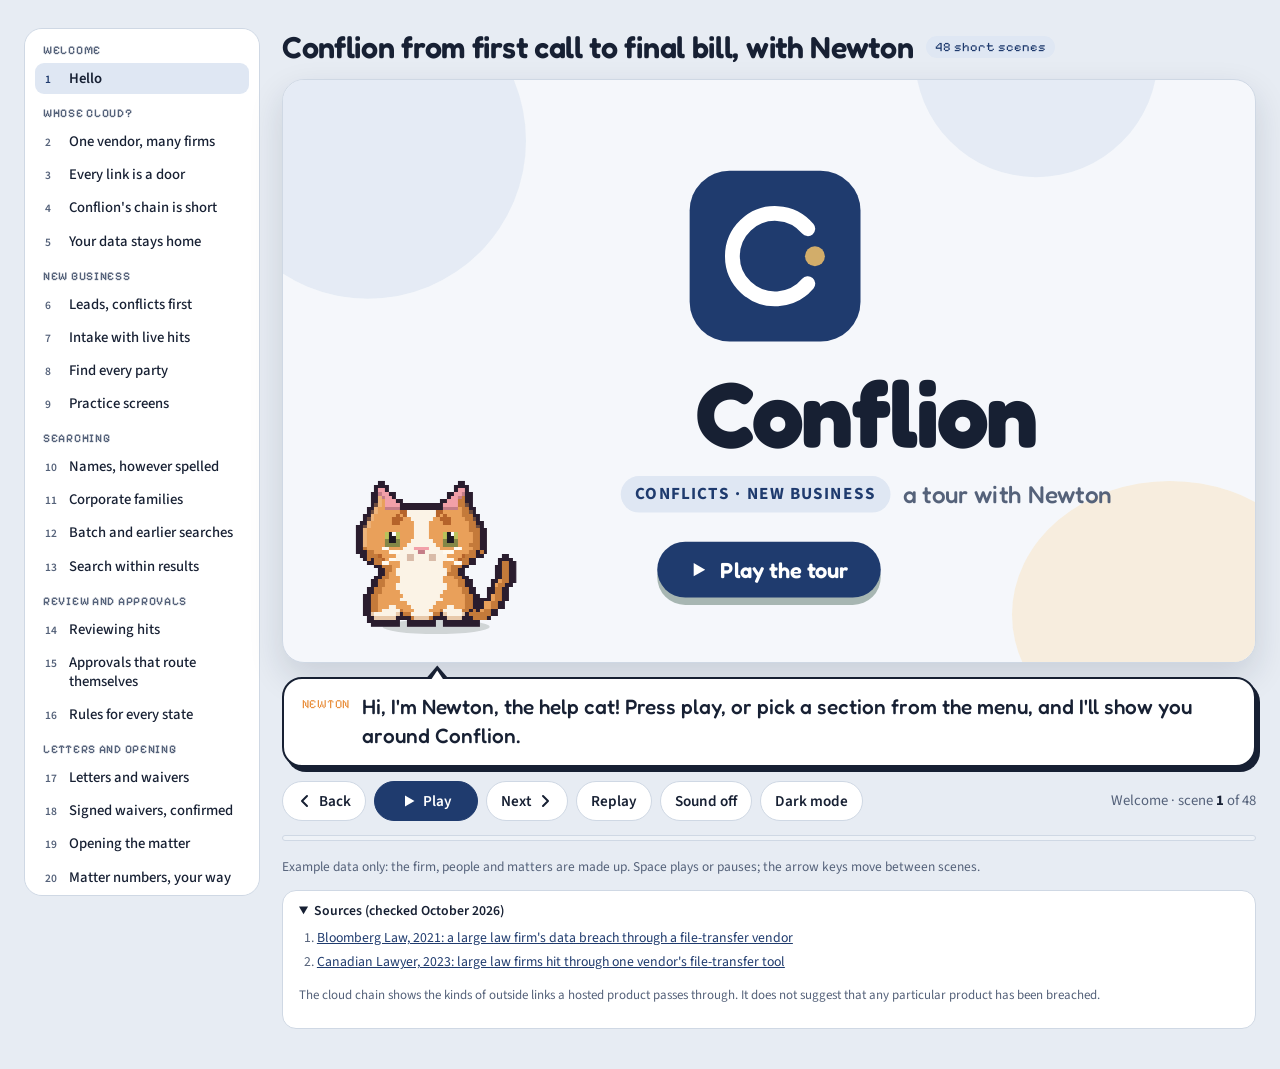
<file: demos/conflion-full-process.html>
<!doctype html><html lang="en"><meta charset="utf-8"><meta name="viewport" content="width=device-width, initial-scale=1">
<title>Conflion Full Process</title>
<meta name="claude:viewport-fit-sides" content="cover">
<script>/* A light or dark choice made with the page's own button wins over the device setting. */ try { const th = localStorage.getItem('newton-theme'); if (th === 'light' || th === 'dark') document.documentElement.dataset.theme = th; } catch (e) {}</script>
<link rel="preconnect" href="https://fonts.googleapis.com">
<link rel="preconnect" href="https://fonts.gstatic.com" crossorigin>
<link rel="stylesheet" href="https://fonts.googleapis.com/css2?family=Fredoka:wght@400;500;600;700&family=Pixelify+Sans:wght@500;600&family=Source+Sans+3:wght@400;600;700&display=swap">
<style>
/* Layout: one 800x480 scene, scaled to fit, with Newton living inside it; his speech bubble sits under it, chapter dots under that. */
:root {
  --bg: #e6efe8;
  --stage: #f4f8f4;
  --surface: #ffffff;
  --surface-2: #eef4ef;
  --line: #cddbd1;
  --ink: #17251e;
  --muted: #55675d;
  --green: #2c6a4f;
  --green-2: #3f8a68;
  --on-green: #ffffff;
  --mint: #d8eadf;
  --amber-bg: #f8ead2;
  --amber: #8a5a12;
  --tabby: #e9903f;
  --brass: #d2ad6a;
  --navy: #1f3b6e;
  --brand: var(--green); --on-brand: var(--on-green); --brand-2: var(--green-2);
  --hi: #b4322a; --hi-bg: #fbe2de;
  --mid: #93650c; --mid-bg: #fbefd4;
  --lo: #2c6a4f; --lo-bg: #dcefe3;
  --shadow: 0 14px 34px rgba(23, 50, 36, .14);
  --f-display: 'Fredoka', 'Baloo 2', ui-rounded, 'Nunito', system-ui, sans-serif;
  --f-ui: 'Source Sans 3', 'Segoe UI', system-ui, -apple-system, sans-serif;
  --f-pixel: 'Pixelify Sans', ui-monospace, 'SF Mono', monospace;
}
@media (prefers-color-scheme: dark) {
  :root:not([data-theme="light"]) {
    --bg: #0e1813; --stage: #14221b; --surface: #1b2c23; --surface-2: #213429; --line: #2f4638;
    --ink: #e5efe8; --muted: #a2b6aa; --green: #4f9e78; --green-2: #6cb891; --on-green: #08130d; --mint: #23402f;
    --amber-bg: #3a2f1c; --amber: #f0c47a; --tabby: #f2a55c; --brass: #e2c07f; --navy: #6d8fd0;
    --hi: #ff8f84; --hi-bg: #45231f; --mid: #f0c47a; --mid-bg: #3d321c; --lo: #7fd0a6; --lo-bg: #1f3a2b;
    --shadow: 0 14px 34px rgba(0, 0, 0, .45);
    color-scheme: dark;
  }
}
:root[data-theme="dark"] {
  --bg: #0e1813; --stage: #14221b; --surface: #1b2c23; --surface-2: #213429; --line: #2f4638;
  --ink: #e5efe8; --muted: #a2b6aa; --green: #4f9e78; --green-2: #6cb891; --on-green: #08130d; --mint: #23402f;
  --amber-bg: #3a2f1c; --amber: #f0c47a; --tabby: #f2a55c; --brass: #e2c07f; --navy: #6d8fd0;
  --hi: #ff8f84; --hi-bg: #45231f; --mid: #f0c47a; --mid-bg: #3d321c; --lo: #7fd0a6; --lo-bg: #1f3a2b;
  --shadow: 0 14px 34px rgba(0, 0, 0, .45);
  color-scheme: dark;
}
* { box-sizing: border-box; }
body {
  background: var(--bg); color: var(--ink); font-family: var(--f-ui);
  padding-left: max(16px, env(safe-area-inset-left, 0px));
  padding-right: max(16px, env(safe-area-inset-right, 0px));
  padding-block: 20px 32px;
}
.page { max-width: 960px; margin: 0 auto; display: grid; gap: 14px; }
header.top { display: flex; align-items: center; gap: 12px; flex-wrap: wrap; }
header.top h1 { font-family: var(--f-display); font-weight: 600; font-size: clamp(1.35rem, 3.6vw, 1.9rem); margin: 0; text-wrap: balance; letter-spacing: -.01em; }
header.top .tag { font-family: var(--f-pixel); font-size: .8rem; color: var(--green); background: var(--mint); padding: 3px 9px; border-radius: 999px; }

/* Stage */
.wrap { position: relative; width: 100%; aspect-ratio: 800 / 480; max-width: 100%; border-radius: 22px; overflow: hidden; background: var(--stage); box-shadow: var(--shadow); border: 1px solid var(--line); }
.vp { position: absolute; left: 0; top: 0; width: 800px; height: 480px; transform-origin: 0 0; font-size: 17px; }
.bg { position: absolute; inset: 0; overflow: hidden; pointer-events: none; }
.blob { position: absolute; border-radius: 50%; background: var(--mint); opacity: .7; animation: drift 18s ease-in-out infinite alternate; }
.blob.b2 { animation-duration: 23s; animation-direction: alternate-reverse; background: var(--amber-bg); }
.blob.b3 { animation-duration: 29s; }
@keyframes drift { to { transform: translate(40px, -26px) scale(1.12); } }
.paw { position: absolute; width: 22px; height: 22px; opacity: .14; color: var(--green); animation: paw 14s linear infinite; }
@keyframes paw { 0% { transform: translateY(40px) rotate(0); opacity: 0; } 15% { opacity: .16; } 85% { opacity: .16; } 100% { transform: translateY(-520px) rotate(80deg); opacity: 0; } }
.sc { position: absolute; inset: 0; }
canvas.fx { position: absolute; inset: 0; pointer-events: none; z-index: 40; }

/* Newton */
.newton { position: absolute; left: 0; top: 0; width: 132px; height: 120px; z-index: 30; will-change: transform; }
.nt-shadow { position: absolute; left: 22px; right: 22px; bottom: -6px; height: 12px; border-radius: 50%; background: rgba(20, 40, 28, .16); }
.nt-body { position: absolute; inset: 0; transform-origin: 50% 100%; }
.nt-body img { position: absolute; bottom: 0; left: 50%; image-rendering: pixelated; transform: translateX(-50%); }
.nt-body.flip img { transform: translateX(-50%) scaleX(-1); }
.zzz { position: absolute; font-family: var(--f-pixel); color: var(--green); font-size: 22px; animation: zz 2.6s ease-out infinite; }
@keyframes zz { from { transform: translate(0, 0) scale(.6); opacity: 0; } 30% { opacity: 1; } to { transform: translate(30px, -70px) scale(1.2); opacity: 0; } }

/* Speech bubble */
.bubble { position: relative; background: var(--surface); border: 2px solid var(--ink); border-radius: 20px; padding: 14px 18px 14px 18px; min-height: 5.6em; box-shadow: 4px 5px 0 var(--ink); display: flex; gap: 12px; align-items: flex-start; }
.bubble .tail { position: absolute; top: -14px; left: 12%; width: 24px; height: 14px; transition: left .9s cubic-bezier(.2, .8, .2, 1); }
.bubble .tail::before { content: ""; position: absolute; inset: 0; background: var(--ink); clip-path: polygon(0 100%, 50% 0, 100% 100%); }
.bubble .tail::after { content: ""; position: absolute; left: 4px; right: 4px; top: 5px; bottom: -3px; background: var(--surface); clip-path: polygon(0 100%, 50% 0, 100% 100%); }
.bubble .who { font-family: var(--f-pixel); font-size: .78rem; color: var(--tabby); flex: none; padding-top: 4px; letter-spacing: .04em; }
.bubble p { margin: 0; font-family: var(--f-display); font-weight: 500; font-size: clamp(1.02rem, 2.4vw, 1.3rem); line-height: 1.38; min-width: 0; text-wrap: pretty; }
.bubble p .caret { display: inline-block; width: .5em; height: 1em; vertical-align: -.12em; background: var(--tabby); margin-left: 2px; border-radius: 2px; animation: blink 1s steps(2) infinite; }
@keyframes blink { 50% { opacity: 0; } }

/* Controls */
.controls { display: flex; align-items: center; gap: 8px; flex-wrap: wrap; }
.btn { font: 600 .95rem var(--f-ui); color: var(--ink); background: var(--surface); border: 1.5px solid var(--line); border-radius: 999px; padding: 8px 14px; cursor: pointer; display: inline-flex; align-items: center; gap: 6px; min-height: 40px; }
.btn:hover { border-color: var(--green); }
.btn:focus-visible, .dot:focus-visible, .play-big:focus-visible { outline: 3px solid var(--tabby); outline-offset: 2px; }
.btn.primary { background: var(--green); border-color: var(--green); color: var(--on-green); min-width: 104px; justify-content: center; }
.btn svg { width: 16px; height: 16px; }
.now { margin-left: auto; font-size: .92rem; color: var(--muted); font-variant-numeric: tabular-nums; }
.now b { color: var(--ink); }
.progress { height: 6px; border-radius: 999px; background: var(--surface-2); overflow: hidden; border: 1px solid var(--line); }
.progress i { display: block; height: 100%; width: 0; background: linear-gradient(90deg, var(--green), var(--tabby)); border-radius: inherit; }
.shell { max-width: 1240px; margin: 0 auto; display: grid; grid-template-columns: 236px minmax(0, 1fr); gap: 22px; align-items: start; }
.shell .page { margin: 0; max-width: none; }
.menu { position: sticky; top: calc(env(safe-area-inset-top, 0px) + 16px); background: var(--surface); border: 1.5px solid var(--line); border-radius: 18px; padding: 12px 10px; display: grid; gap: 2px; max-height: calc(100vh - 32px); overflow: auto; }
.menu .mh { font: 600 .74rem var(--f-pixel); letter-spacing: .06em; color: var(--muted); padding: 10px 8px 4px; text-transform: uppercase; }
.menu .mh:first-child { padding-top: 2px; }
.menu .mh.extra { color: var(--amber); }
.menu button { all: unset; box-sizing: border-box; cursor: pointer; font: 500 .92rem var(--f-ui); color: var(--ink); padding: 6px 8px 6px 10px; border-radius: 9px; display: flex; gap: 8px; align-items: baseline; line-height: 1.3; }
.menu button .i { font: 600 .72rem var(--f-ui); color: var(--muted); font-variant-numeric: tabular-nums; min-width: 1.4em; }
.menu button:hover { background: var(--surface-2); }
.menu button:focus-visible { outline: 3px solid var(--tabby); outline-offset: 1px; }
.menu button[aria-current="true"] { background: var(--mint); font-weight: 600; }
.menu button[aria-current="true"] .i { color: var(--green); }
.menu button.seen .i::after { content: " ✓"; color: var(--green); }
.menu-btn { display: none; margin-left: auto; }
@media (max-width: 900px) {
  .shell { grid-template-columns: minmax(0, 1fr); }
  .menu { display: none; position: static; max-height: none; grid-row: 2; }
  .menu.open { display: grid; }
  .shell .page { grid-row: 1; }
  .menu-btn { display: inline-flex; }
  .shell { gap: 0; }
  .menu.open { margin-top: -6px; margin-bottom: 14px; }
}
.dot { font: 600 .8rem var(--f-ui); border: 1.5px solid var(--line); background: var(--surface); color: var(--muted); border-radius: 999px; padding: 5px 10px; cursor: pointer; }
.dot[aria-current="true"] { background: var(--mint); border-color: var(--green); color: var(--ink); }
.dot.seen { color: var(--ink); }
.note { font-size: .84rem; color: var(--muted); margin: 2px 0 0; line-height: 1.45; }

/* Mock app pieces (inside the 800x480 scene) */
.win { position: absolute; background: var(--surface); border: 1px solid var(--line); border-radius: 16px; box-shadow: var(--shadow); overflow: hidden; }
.win-bar { height: 38px; display: flex; align-items: center; gap: 12px; padding: 0 14px; border-bottom: 1px solid var(--line); background: var(--surface-2); font-size: 15px; }
.win-bar .dots { display: flex; gap: 6px; } .win-bar .dots i { width: 10px; height: 10px; border-radius: 50%; background: var(--line); }
.brand { display: inline-flex; align-items: center; gap: 7px; font: 600 16px var(--f-ui); }
.brand svg { width: 20px; height: 20px; }
.pill { font: 700 10px var(--f-ui); letter-spacing: .08em; text-transform: uppercase; background: var(--mint); color: var(--green); padding: 3px 7px; border-radius: 999px; }
.win-title { margin-left: auto; color: var(--muted); font-size: 14px; }
.win-body { position: absolute; left: 0; right: 0; top: 38px; bottom: 0; padding: 18px 22px; overflow: hidden; }
.h2 { font: 600 26px/1.15 var(--f-display); margin: 0 0 4px; }
.sub { color: var(--muted); font-size: 15px; margin: 0 0 12px; }
.gbtn { display: inline-flex; align-items: center; justify-content: center; background: var(--green); color: var(--on-green); font: 600 15px var(--f-ui); border-radius: 9px; padding: 8px 14px; }
.obtn { display: inline-flex; align-items: center; justify-content: center; background: var(--surface); border: 1.5px solid var(--line); color: var(--ink); font: 600 14px var(--f-ui); border-radius: 9px; padding: 6px 11px; }
.badge { display: inline-flex; align-items: center; gap: 5px; font: 700 12px var(--f-ui); border-radius: 999px; padding: 3px 9px; }
.badge::before { content: ""; width: 7px; height: 7px; border-radius: 50%; background: currentColor; }
.b-hi { color: var(--hi); background: var(--hi-bg); } .b-mid { color: var(--mid); background: var(--mid-bg); } .b-lo { color: var(--lo); background: var(--lo-bg); }
.field { display: grid; gap: 3px; }
.field label { font: 600 12px var(--f-ui); color: var(--muted); letter-spacing: .02em; }
.input { min-height: 32px; border: 1.5px solid var(--line); border-radius: 8px; padding: 5px 10px; font-size: 15px; background: var(--surface); white-space: nowrap; overflow: hidden; }
.input.on { border-color: var(--green); box-shadow: 0 0 0 3px var(--mint); }
.ghost { color: var(--muted); opacity: .6; }
.kbd { font: 700 12px var(--f-ui); border: 1.5px solid var(--ink); border-bottom-width: 3px; border-radius: 6px; padding: 1px 6px; background: var(--surface); }
.tick { width: 22px; height: 22px; flex: none; }
.tick path { fill: none; stroke: var(--green); stroke-width: 3; stroke-linecap: round; stroke-linejoin: round; stroke-dasharray: 1; stroke-dashoffset: 1; }
.cursor { position: absolute; left: 0; top: 0; width: 26px; height: 30px; z-index: 35; pointer-events: none; filter: drop-shadow(0 2px 2px rgba(0, 0, 0, .25)); }
.ripple { position: absolute; width: 16px; height: 16px; margin: -8px 0 0 -8px; border-radius: 50%; border: 3px solid var(--tabby); z-index: 34; pointer-events: none; }
.look { position: absolute; width: 60px; height: 60px; margin: -30px 0 0 -30px; border-radius: 50%; border: 3px dashed var(--tabby); z-index: 33; pointer-events: none; }

/* Scene specifics */
.title-tile { position: absolute; left: 330px; top: 70px; width: 150px; height: 150px; }
.title-tile svg, .logo-box svg { width: 100%; height: 100%; display: block; }
.title-word { position: absolute; left: 200px; top: 236px; width: 560px; text-align: center; font: 700 76px/1 var(--f-display); letter-spacing: -.02em; color: var(--ink); }
.title-word span { display: inline-block; }
.title-sub { position: absolute; left: 200px; top: 326px; width: 560px; text-align: center; display: flex; justify-content: center; gap: 10px; align-items: center; }
.title-sub .pill { font-size: 14px; padding: 5px 12px; }
.title-sub em { font: 500 20px var(--f-display); font-style: normal; color: var(--muted); }
.play-big { position: absolute; left: 400px; top: 380px; transform: translateX(-50%); font: 600 18px var(--f-display); background: var(--green); color: var(--on-green); border: 0; border-radius: 999px; padding: 12px 26px; cursor: pointer; box-shadow: 0 6px 0 rgba(20, 60, 40, .35); display: inline-flex; gap: 10px; align-items: center; animation: nudge 2.4s ease-in-out infinite; }
@keyframes nudge { 50% { transform: translateX(-50%) translateY(-4px); } }

.seg { display: inline-flex; position: relative; background: var(--surface-2); border: 1.5px solid var(--line); border-radius: 999px; padding: 4px; }
.seg span { position: relative; z-index: 1; padding: 7px 16px; font-weight: 600; font-size: 15px; }
.seg .knob { position: absolute; top: 4px; bottom: 4px; left: 4px; width: 50%; border-radius: 999px; background: var(--navy); }
.menu-row { display: flex; align-items: center; gap: 8px; height: 23px; font-size: 14.5px; overflow: hidden; white-space: nowrap; }
.menu-row i { width: 7px; height: 7px; border-radius: 2px; background: var(--line); flex: none; }
.person { width: 40px; height: 54px; position: relative; }
.person::before { content: ""; position: absolute; left: 10px; top: 0; width: 20px; height: 20px; border-radius: 50%; background: var(--c, var(--green)); }
.person::after { content: ""; position: absolute; left: 3px; top: 23px; width: 34px; height: 30px; border-radius: 17px 17px 6px 6px; background: var(--c, var(--green)); }

.dtn { background: var(--amber-bg); border-left: 5px solid var(--amber); border-radius: 12px; padding: 12px 16px; }
.eyebrow { font: 700 11px var(--f-ui); letter-spacing: .12em; text-transform: uppercase; color: var(--amber); }
.dtn h3 { font: 600 19px/1.25 var(--f-display); margin: 4px 0 10px; min-height: 24px; }
.big { border: 1.5px solid var(--line); border-radius: 12px; padding: 10px 12px; background: var(--surface); }
.big b { display: block; font-size: 15px; } .big small { color: var(--muted); font-size: 12.5px; }
.big.g { background: var(--green); color: var(--on-green); border-color: var(--green); } .big.g small { color: var(--on-green); opacity: .85; }

.nextbar { display: flex; align-items: center; gap: 10px; background: var(--mint); border-radius: 10px; padding: 7px 12px; font-size: 15px; height: 42px; overflow: hidden; }
.nextbar .what { position: relative; flex: 1; height: 22px; overflow: hidden; }
.nextbar .what span { position: absolute; left: 0; top: 0; white-space: nowrap; }
.sec { border: 1.5px solid var(--line); border-radius: 12px; padding: 10px 14px; display: grid; gap: 8px; background: var(--surface); }
.sec-h { display: flex; align-items: center; gap: 9px; font: 600 16px var(--f-display); }
.num { width: 24px; height: 24px; border-radius: 50%; background: var(--green); color: var(--on-green); display: grid; place-items: center; font: 700 13px var(--f-ui); flex: none; }
.ring { position: absolute; width: 64px; height: 64px; }
.ring circle { fill: none; stroke-width: 7; }
.ring .bgc { stroke: var(--surface-2); } .ring .fg { stroke: var(--green); stroke-linecap: round; stroke-dasharray: 1; stroke-dashoffset: 1; transform: rotate(-90deg); transform-origin: 50% 50%; }
.ring-lbl { position: absolute; width: 64px; text-align: center; font: 700 15px var(--f-ui); font-variant-numeric: tabular-nums; }

.res { display: flex; align-items: center; gap: 12px; border: 1.5px solid var(--line); border-left: 5px solid var(--c); border-radius: 12px; padding: 10px 14px; background: var(--surface); }
.res b { font-size: 16px; } .res small { display: block; color: var(--muted); font-size: 13px; }
.res .why { margin-left: auto; text-align: right; font-size: 13px; color: var(--muted); max-width: 210px; }

.steps { display: flex; gap: 8px; position: relative; }
.step { font: 600 13px var(--f-ui); border-radius: 999px; padding: 6px 12px; background: var(--surface-2); color: var(--muted); position: relative; z-index: 1; }
.step.on { background: var(--green); color: var(--on-green); }
.choices { display: flex; gap: 7px; flex-wrap: wrap; }
.stamp { position: absolute; border: 4px solid var(--green); color: var(--green); border-radius: 10px; padding: 8px 14px; font: 700 20px var(--f-display); text-transform: uppercase; letter-spacing: .04em; background: var(--surface); transform: rotate(-7deg); white-space: nowrap; }
.stamp small { display: block; font: 600 13px var(--f-ui); text-transform: none; letter-spacing: 0; }
.slot { display: inline-flex; font: 700 40px/1 var(--f-display); font-variant-numeric: tabular-nums; background: var(--surface-2); border-radius: 12px; padding: 8px 12px; border: 1.5px solid var(--line); }
.slot .col { height: 40px; overflow: hidden; display: inline-block; }
.slot .col div { display: flex; flex-direction: column; }
.slot .col span { height: 40px; display: block; }
.lock { width: 46px; height: 54px; position: relative; }
.lock .shackle { position: absolute; left: 9px; top: 0; width: 28px; height: 30px; border: 6px solid var(--amber); border-bottom: 0; border-radius: 16px 16px 0 0; transform-origin: 90% 100%; }
.lock .body { position: absolute; left: 0; bottom: 0; width: 46px; height: 32px; border-radius: 8px; background: var(--amber); }
.doc { width: 46px; height: 58px; border-radius: 6px; background: var(--surface); border: 2px solid var(--ink); position: relative; }
.doc::before { content: ""; position: absolute; left: 8px; right: 8px; top: 12px; height: 26px; background: repeating-linear-gradient(var(--line) 0 3px, transparent 3px 8px); }
.doc::after { content: ""; position: absolute; left: 8px; bottom: 7px; width: 20px; height: 8px; border-bottom: 2px solid var(--green); border-radius: 0 0 10px 10px; }
.checkrow { display: flex; align-items: center; gap: 10px; font-size: 15px; padding: 8px 10px; border-radius: 10px; background: var(--surface-2); }
.card3 { border: 1.5px solid var(--line); border-radius: 14px; background: var(--surface); padding: 12px; position: absolute; }
.card3 h4 { margin: 0 0 6px; font: 600 15px var(--f-ui); color: var(--muted); }
.flipper { perspective: 600px; }
.fee { font: 700 30px var(--f-display); text-align: center; padding: 16px 0 6px; backface-visibility: hidden; }
.fee small { display: block; font: 600 14px var(--f-ui); color: var(--muted); }
.coin { position: absolute; width: 44px; height: 14px; border-radius: 50%; background: var(--brass); border: 2px solid var(--amber); }
.cal { position: relative; width: 110px; height: 110px; perspective: 500px; margin: 4px auto 6px; }
.cal .pg { position: absolute; inset: 0; border-radius: 12px; background: var(--surface); border: 2px solid var(--ink); overflow: hidden; transform-origin: 50% 0; text-align: center; backface-visibility: hidden; }
.cal .pg b { display: block; background: var(--green); color: var(--on-green); font: 700 14px var(--f-ui); padding: 4px 0; letter-spacing: .1em; }
.cal .pg span { display: block; font: 700 44px/1.1 var(--f-display); padding-top: 4px; }
.chip { display: inline-flex; align-items: center; gap: 6px; font: 600 13px var(--f-ui); background: var(--surface-2); border: 1.5px solid var(--line); border-radius: 999px; padding: 4px 10px; white-space: nowrap; }
.sheet { position: absolute; border: 1.5px solid var(--line); border-radius: 10px; overflow: hidden; background: var(--surface); font-size: 13.5px; }
.sheet .r { display: grid; grid-template-columns: 1.5fr 1.4fr 1fr .8fr; border-bottom: 1px solid var(--line); }
.sheet .r > div { padding: 6px 9px; white-space: nowrap; overflow: hidden; text-overflow: ellipsis; border-right: 1px solid var(--line); }
.sheet .r.hd { background: var(--mint); font-weight: 700; }
.file { position: absolute; width: 74px; height: 92px; border-radius: 8px; background: var(--surface); border: 2.5px solid var(--green); display: grid; place-items: center; font: 700 17px var(--f-ui); color: var(--green); }
.file::before { content: ""; position: absolute; right: -2px; top: -2px; width: 22px; height: 22px; background: var(--stage); border-left: 2.5px solid var(--green); border-bottom: 2.5px solid var(--green); border-radius: 0 0 0 6px; }
.dest { position: absolute; width: 140px; padding: 14px 10px; border-radius: 14px; border: 2px dashed var(--line); text-align: center; font: 600 17px var(--f-display); background: var(--surface); }
.plane { position: absolute; left: 0; top: 0; width: 34px; height: 34px; offset-anchor: center; offset-rotate: auto; z-index: 32; }
.helper { position: absolute; display: inline-flex; gap: 8px; align-items: center; background: var(--surface); border: 1.5px solid var(--line); border-radius: 999px; padding: 8px 14px; font: 600 15px var(--f-ui); box-shadow: var(--shadow); }
.helper .n { background: var(--green); color: var(--on-green); border-radius: 999px; padding: 1px 8px; font-size: 13px; }
.pop { position: absolute; background: var(--surface); border: 1.5px solid var(--line); border-radius: 14px; box-shadow: var(--shadow); padding: 12px 14px; width: 300px; }
.menubar { position: absolute; left: 188px; top: 22px; width: 592px; height: 32px; display: flex; gap: 22px; align-items: center; padding: 0 14px; background: var(--surface); border: 1px solid var(--line); border-radius: 10px; font-size: 14.5px; }
.menubar b { font-weight: 700; }
.dropdown { position: absolute; background: var(--surface); border: 1px solid var(--line); border-radius: 10px; box-shadow: var(--shadow); padding: 5px; width: 230px; font-size: 14.5px; }
.dropdown div { padding: 6px 10px; border-radius: 6px; }
.dropdown .sep { height: 1px; padding: 0; background: var(--line); margin: 4px 6px; }
.dropdown .hl { background: var(--green); color: var(--on-green); }
.opt { display: flex; justify-content: space-between; align-items: center; gap: 8px; padding: 8px 10px; border-radius: 8px; font-size: 14.5px; }
.opt small { color: var(--muted); font-size: 12px; }
.opt.sel { background: var(--mint); }
.desk { position: absolute; inset: 0; background: linear-gradient(160deg, var(--mint), var(--stage) 60%, var(--amber-bg)); }
.dock { position: absolute; left: 230px; top: 384px; width: 520px; height: 78px; border-radius: 22px; background: color-mix(in srgb, var(--surface) 78%, transparent); border: 1px solid var(--line); display: flex; align-items: flex-end; justify-content: center; gap: 22px; padding-bottom: 10px; backdrop-filter: blur(6px); }
.appicon { width: 58px; height: 58px; position: relative; }
.appicon svg { width: 100%; height: 100%; display: block; }
.applbl { position: absolute; font: 600 14px var(--f-ui); text-align: center; white-space: nowrap; transform: translateX(-50%); }
.ghosticon { width: 46px; height: 46px; border-radius: 12px; background: var(--surface-2); border: 1px solid var(--line); }
.folder { position: absolute; width: 170px; text-align: center; font: 600 14px var(--f-ui); }
.folder .f { width: 96px; height: 70px; margin: 0 auto 8px; border-radius: 6px 10px 10px 10px; background: var(--c); position: relative; }
.folder .f::before { content: ""; position: absolute; left: 0; top: -10px; width: 40px; height: 14px; border-radius: 6px 6px 0 0; background: var(--c); }
.outro-chips { position: absolute; left: 186px; top: 230px; width: 590px; display: flex; flex-wrap: wrap; gap: 8px; justify-content: center; }
.outro-chips .chip { font-size: 14px; background: var(--surface); }

@media (prefers-reduced-motion: reduce) {
  .blob, .paw, .play-big, .zzz { animation: none; }
}
:root {
  --logo: #1f3b6e;
  --bg: #e7ecf3; --stage: #f5f7fb; --surface-2: #eef2f7; --line: #cfd8e4; --muted: #55627a; --ink: #172033;
  --green: #1f3b6e; --green-2: #33589a; --on-green: #ffffff; --mint: #dfe7f3;
  --shadow: 0 14px 34px rgba(20, 32, 60, .14);
}
@media (prefers-color-scheme: dark) {
  :root:not([data-theme="light"]) { --bg: #0d121b; --stage: #131a26; --surface: #19222f; --surface-2: #1f2a3b; --line: #2e3b52; --muted: #a3b0c6; --ink: #e6ebf3; --green: #84a6e6; --green-2: #a2bdf0; --on-green: #0a1222; --mint: #1e2b45; }
}
:root[data-theme="dark"] { --bg: #0d121b; --stage: #131a26; --surface: #19222f; --surface-2: #1f2a3b; --line: #2e3b52; --muted: #a3b0c6; --ink: #e6ebf3; --green: #84a6e6; --green-2: #a2bdf0; --on-green: #0a1222; --mint: #1e2b45; }
svg.lines { position: absolute; left: 0; top: 0; pointer-events: none; overflow: visible; }
.ln { fill: none; stroke: var(--brand); stroke-width: 3; stroke-linecap: round; stroke-dasharray: 1; stroke-dashoffset: 1; }
.ln.alt { stroke: var(--tabby); stroke-dasharray: 1; }
.node { background: var(--surface); border: 2px solid var(--line); border-radius: 14px; padding: 9px 12px; text-align: center; box-shadow: var(--shadow); }
.node b { display: block; font-size: 15px; } .node small { display: block; color: var(--muted); font-size: 12.5px; }
.node.me { border-color: var(--tabby); background: var(--amber-bg); }
.token { position: absolute; left: 0; top: 0; width: 18px; height: 18px; border-radius: 50%; background: var(--tabby); border: 3px solid var(--surface); box-shadow: 0 0 0 2px var(--tabby); offset-anchor: center; offset-rotate: 0deg; z-index: 20; }
.packet { position: absolute; left: 0; top: 0; width: 12px; height: 12px; border-radius: 3px; background: var(--brand); offset-anchor: center; offset-rotate: 0deg; z-index: 20; }
.mk { background-image: linear-gradient(var(--amber-bg), var(--amber-bg)); background-size: 0% 100%; background-repeat: no-repeat; transition: background-size .6s ease; border-radius: 4px; }
.mk.on { background-size: 100% 100%; font-weight: 700; color: var(--amber); }
.hitrow { display: grid; grid-template-columns: 22px minmax(0, 1fr) 110px 74px; gap: 10px; align-items: center; border: 1.5px solid var(--line); border-radius: 10px; padding: 7px 10px; background: var(--surface); }
.hitrow b { font-size: 15px; display: block; } .hitrow small { color: var(--muted); font-size: 12.5px; }
.cb { width: 20px; height: 20px; border: 2px solid var(--line); border-radius: 5px; display: grid; place-items: center; }
.cb .tick { width: 16px; height: 16px; }
.meter { height: 8px; border-radius: 999px; background: var(--surface-2); overflow: hidden; }
.meter i { display: block; height: 100%; width: 0; border-radius: inherit; background: linear-gradient(90deg, var(--lo), var(--mid), var(--hi)); background-size: 110px 100%; }
.letter { border: 1.5px solid var(--line); border-radius: 10px; padding: 12px 16px; font: 15.5px/1.55 Georgia, 'Source Serif 4', serif; background: var(--surface); }
.letter p { margin: 0 0 8px; }
.caret-on::after { content: ""; display: inline-block; width: 2px; height: 1em; background: var(--tabby); margin-left: 1px; vertical-align: -.1em; animation: blink 1s steps(2) infinite; }
.tree { display: grid; gap: 4px; }
.trow { display: flex; align-items: center; gap: 8px; font-size: 14.5px; }
.fld { width: 18px; height: 13px; border-radius: 2px 4px 4px 4px; background: var(--brass); position: relative; flex: none; }
.brick { width: 36px; height: 24px; border-radius: 4px; background: var(--tabby); border: 2px solid color-mix(in srgb, var(--tabby) 60%, var(--ink)); }
.shade { position: absolute; inset: 0; display: grid; place-items: center; background: color-mix(in srgb, var(--surface) 55%, transparent); font-weight: 700; font-size: 14px; }
.colchip { border: 2px solid var(--line); border-radius: 10px; padding: 7px 12px; font: 600 14px var(--f-ui); background: var(--surface); }
.colchip:not(.f) { font-family: ui-monospace, 'SF Mono', Menlo, monospace; font-size: 13px; }
.counts { display: flex; gap: 22px; font-size: 15px; margin-top: 4px; flex-wrap: wrap; } .counts b { font: 700 22px var(--f-display); font-variant-numeric: tabular-nums; }
.mini-file { position: absolute; left: 0; top: 0; background: var(--surface); border: 2px solid var(--brand); color: var(--brand); border-radius: 8px; padding: 3px 9px; font: 700 12px var(--f-ui); offset-anchor: center; offset-rotate: 0deg; z-index: 20; white-space: nowrap; }
.radar { border-radius: 50%; border: 2px solid var(--line); background: repeating-radial-gradient(circle, transparent 0 24px, var(--line) 24px 25px); position: absolute; overflow: hidden; }
.radar::after { content: ""; position: absolute; inset: 0; border-radius: 50%; background: conic-gradient(from 0deg, color-mix(in srgb, var(--brand) 45%, transparent), transparent 25%); animation: sweep 2.4s linear infinite; }
@keyframes sweep { to { transform: rotate(360deg); } }
.bars { display: flex; align-items: flex-end; gap: 12px; height: 150px; padding: 6px 4px 0; border-bottom: 1.5px solid var(--line); }
.bar { flex: 1; height: 100%; display: flex; flex-direction: column; justify-content: flex-end; align-items: center; position: relative; }
.bar i { display: block; width: 100%; height: 0; background: var(--brand); border-radius: 6px 6px 0 0; }
.bar span { position: absolute; bottom: -20px; font-size: 12px; color: var(--muted); }
.chain { display: grid; gap: 8px; }
.blk { border: 2px solid var(--line); border-radius: 10px; padding: 6px 12px; background: var(--surface); position: relative; display: flex; justify-content: space-between; align-items: center; }
.blk b { font-size: 14.5px; } .blk small { font: 12px ui-monospace, Menlo, monospace; color: var(--muted); }
.blk + .blk::before { content: ""; position: absolute; left: 50%; top: -10px; width: 3px; height: 10px; background: var(--brass); }
.house { position: absolute; border: 3px dashed var(--brand); border-radius: 26px; }
.orbit { position: absolute; width: 14px; height: 14px; border-radius: 4px; background: var(--brand); offset-anchor: center; offset-rotate: 0deg; }
.cloud { position: absolute; width: 120px; height: 60px; border-radius: 40px; background: var(--surface-2); border: 2px solid var(--line); display: grid; place-items: center; font: 600 13px var(--f-ui); color: var(--muted); }
.cross { position: absolute; inset: -6px; }
.cross::before, .cross::after { content: ""; position: absolute; left: 50%; top: 50%; width: 130%; height: 5px; background: var(--hi); border-radius: 3px; transform: translate(-50%, -50%) rotate(25deg) scaleX(var(--k, 0)); }
.cross::after { transform: translate(-50%, -50%) rotate(-25deg) scaleX(var(--k, 0)); }
.tabs { display: flex; gap: 2px; border-bottom: 1.5px solid var(--line); position: relative; flex-wrap: nowrap; overflow: hidden; }
.tab { font: 600 13px var(--f-ui); padding: 7px 8px; color: var(--muted); white-space: nowrap; }
.tab.on { color: var(--ink); }
.tabs .ul { position: absolute; bottom: -1px; height: 3px; left: 0; width: 0; background: var(--tabby); border-radius: 2px; }
.why-list { display: grid; gap: 10px; }
.why-row { display: flex; align-items: center; gap: 14px; background: var(--surface); border: 1.5px solid var(--line); border-radius: 14px; padding: 10px 14px; }
.why-row .ic { width: 38px; height: 38px; border-radius: 12px; background: var(--mint); display: grid; place-items: center; font: 700 18px var(--f-display); color: var(--brand); flex: none; }
.why-row b { font-size: 16px; display: block; } .why-row small { color: var(--muted); font-size: 13.5px; }
.bigcloud { position: absolute; border-radius: 120px 140px 60px 60px; background: var(--surface-2); border: 2px dashed var(--line); }
.bigcloud .cl { position: absolute; left: 24px; top: 18px; font: 600 15px var(--f-display); color: var(--muted); }
.bldg { position: absolute; width: 96px; height: 70px; border: 2px solid var(--line); border-radius: 8px 8px 4px 4px; background: var(--surface); display: grid; grid-template-columns: repeat(4, 1fr); gap: 4px; padding: 8px 10px 22px; }
.bldg i { background: var(--mint); border-radius: 2px; height: 10px; }
.bldg span { position: absolute; left: 0; right: 0; bottom: 3px; text-align: center; font: 600 12px var(--f-ui); }
.bldg.you { border-color: var(--tabby); }
.bolt { position: absolute; z-index: 25; } .bolt svg { width: 100%; height: 100%; } .bolt path { fill: var(--tabby); stroke: var(--ink); stroke-width: 2; stroke-linejoin: round; }
.dtn.red { border-left-color: var(--hi); background: var(--hi-bg); } .dtn.red .eyebrow { color: var(--hi); }
.facts { display: grid; gap: 6px; font-size: 14.5px; margin-top: 4px; } .facts b { margin-right: 6px; }
.island { position: absolute; border-radius: 50%; background: radial-gradient(closest-side, var(--mint), transparent); }
.shield { position: absolute; left: 96px; top: -6px; width: 40px; height: 46px; } .shield path { fill: var(--brand); stroke: var(--surface); stroke-width: 3; }
.lane { display: grid; gap: 70px; } .lane .node.far { border-style: dashed; }
.src { font-size: 13px; color: var(--muted); line-height: 1.45; }
.timeline { display: grid; grid-template-columns: repeat(9, 1fr); gap: 4px; }
.mo { height: 46px; border-radius: 6px; background: var(--surface-2); border: 1px solid var(--line); display: grid; place-items: end center; padding-bottom: 3px; font: 600 11px var(--f-ui); color: var(--muted); }
.coins { position: relative; height: 150px; }
.piece { padding: 14px 10px; text-align: center; font: 600 16px var(--f-display); background: var(--surface); border: 2px solid var(--line); border-radius: 12px; box-shadow: var(--shadow); transform-origin: 0 0; }
.onebox { position: absolute; border: 3px solid var(--brand); border-radius: 20px; background: color-mix(in srgb, var(--mint) 60%, transparent); }
.cmp { display: grid; border: 1.5px solid var(--line); border-radius: 14px; overflow: hidden; background: var(--surface); }
.cr { display: grid; grid-template-columns: 1.6fr 1fr 1fr 1fr; border-bottom: 1px solid var(--line); align-items: center; }
.cr:last-child { border-bottom: 0; }
.cr > div { padding: 12px 12px; font-size: 15px; text-align: center; } .cr > div:first-child { text-align: left; font-weight: 600; }
.cr.hd > div { font: 700 15px var(--f-display); } .cr.hd .us { color: var(--brand); }
.mark { display: inline-block; padding: 3px 10px; border-radius: 999px; font: 700 13px var(--f-ui); }
.mark.good { background: var(--lo-bg); color: var(--lo); } .mark.bad { background: var(--hi-bg); color: var(--hi); }
.sources { font-size: .86rem; color: var(--muted); background: var(--surface); border: 1.5px solid var(--line); border-radius: 14px; padding: 10px 16px; }
.sources summary { cursor: pointer; font-weight: 600; color: var(--ink); }
.sources ol { margin: 8px 0 4px; padding-left: 1.3em; display: grid; gap: 4px; line-height: 1.45; }
.sources a { color: var(--brand); overflow-wrap: anywhere; }

/* Cloud chain scenes */
svg.lines .chainline { fill: none; stroke: var(--hi); stroke-width: 3; stroke-dasharray: 1; stroke-dashoffset: 0; opacity: .55; }
.clink { position: absolute; background: var(--surface); border: 2px solid var(--line); border-radius: 14px; padding: 8px 10px 8px; box-shadow: var(--shadow); display: flex; flex-direction: column; gap: 3px; transform-style: preserve-3d; }
.clink .cn { position: absolute; left: -8px; top: -8px; width: 22px; height: 22px; border-radius: 50%; background: var(--surface-2); border: 2px solid var(--line); font: 700 12px/18px var(--f-ui); text-align: center; color: var(--muted); }
.clink b { font: 600 15px/1.15 var(--f-display); }
.clink small { font-size: 12px; line-height: 1.25; color: var(--muted); }
.clink em { margin-top: auto; font: italic 600 12px/1.2 var(--f-ui); color: var(--hi); opacity: 0; }
.clink .lock { position: absolute; right: 8px; top: 7px; width: 18px; height: 20px; opacity: 0; }
.clink .lock svg { width: 100%; height: 100%; } .clink .lock rect { fill: var(--hi); } .clink .lock path { stroke: var(--hi); }
.clink.open { border-color: var(--hi); background: var(--hi-bg); }
.clink.open .cn { border-color: var(--hi); color: var(--hi); }
.clink.open em, .clink.open .lock { opacity: 1; }
.clink.open b { padding-right: 20px; }
.clink.ours { border-color: var(--brand); background: var(--mint); }
.clink.ours .cn { border-color: var(--brand); color: var(--brand); }
.clink.ours strong { font: 700 13.5px/1.25 var(--f-ui); color: var(--brand); }
.clink.ours .tk { margin-top: auto; align-self: flex-end; }
.sw { width: 42px; height: 24px; border-radius: 999px; background: var(--line); position: relative; justify-self: end; }
.sw i { position: absolute; left: 3px; top: 3px; width: 18px; height: 18px; border-radius: 50%; background: #fff; box-shadow: 0 1px 2px rgba(0,0,0,.25); }
mark { padding: 0 2px; border-radius: 3px; }

</style>

<div class="shell">
<nav class="menu" id="menu" aria-label="Sections of the tour"></nav>
<div class="page">
  <header class="top">
    <h1>Conflion from first call to final bill, with Newton</h1>
    <span class="tag" id="sceneCount"></span>
    <button class="btn menu-btn" id="menuBtn" aria-expanded="false" aria-controls="menu">Menu</button>
  </header>

  <div class="wrap" id="wrap">
    <div class="vp" id="vp">
      <div class="bg" aria-hidden="true">
        <div class="blob" style="left:-60px;top:-80px;width:260px;height:260px"></div>
        <div class="blob b2" style="left:600px;top:330px;width:260px;height:220px"></div>
        <div class="blob b3" style="left:520px;top:-120px;width:200px;height:200px"></div>
      </div>
      <canvas class="fx" id="fx" width="800" height="480" aria-hidden="true"></canvas>
      <div class="newton" id="newton" aria-hidden="true"><div class="nt-shadow"></div><div class="nt-body" id="ntBody"><img id="ntImg" alt=""></div></div>
      <svg class="cursor" id="cursor" viewBox="0 0 26 30" aria-hidden="true"><path d="M2 2 L2 24 L8 18.5 L12.5 28 L16.5 26 L12 17 L20 17 Z" fill="#ffffff" stroke="#17251e" stroke-width="2" stroke-linejoin="round"/></svg>
    </div>
  </div>

  <div class="bubble" id="bubble" aria-live="polite">
    <div class="tail" id="tail"></div>
    <span class="who">NEWTON</span>
    <p id="say"></p>
  </div>

  <div class="controls">
    <button class="btn" id="prev" aria-label="Previous scene"><svg viewBox="0 0 16 16"><path d="M10 3 5 8l5 5" fill="none" stroke="currentColor" stroke-width="2" stroke-linecap="round" stroke-linejoin="round"/></svg>Back</button>
    <button class="btn primary" id="play"><svg viewBox="0 0 16 16" id="playIcon"><path d="M4 2.5v11l9.5-5.5z" fill="currentColor"/></svg><span id="playLbl">Play</span></button>
    <button class="btn" id="next" aria-label="Next scene">Next<svg viewBox="0 0 16 16"><path d="m6 3 5 5-5 5" fill="none" stroke="currentColor" stroke-width="2" stroke-linecap="round" stroke-linejoin="round"/></svg></button>
    <button class="btn" id="replay">Replay</button>
    <button class="btn" id="sound" aria-pressed="false">Sound off</button>
    <button class="btn" id="theme" type="button"></button>
    <span class="now" id="now"></span>
  </div>
  <div class="progress" aria-hidden="true"><i id="bar"></i></div>
  <p class="note">Example data only: the firm, people and matters are made up. Space plays or pauses; the arrow keys move between scenes.</p>
</div>
</div>

<script>
const SPR = {"p":{"a":"#2a1d2e","b":"#f2a0a8","c":"#c47d87","d":"#eeb47b","e":"#c47a3a","f":"#e9a05a","g":"#6d4b3d","h":"#b5632a","i":"#fbf3e6","j":"#b9c25a","k":"#1e1a22","l":"#ffffff","m":"#838746","n":"#fffaf0","o":"#d9bba8","p":"#e8c9aa"},"f":{"open":{"w":44,"h":40,"rows":[".6a2.20a2.14",".5a4.18a4.13",".5ab2a.18ab2a.13",".4a2cb2a2.14a2b2ca2.12",".4a2dcb2a.14ab2cea2.12",".4a2dfb3a2.10a2b3e2a2.12",".4agdfb4a12b4e2ga.12",".3a2df2c4a12c4fe2a2.11",".3agdf6h2i8h2f5e2ga.11",".2a2df6hfhi8hfhf4e3a2.10",".2agdf5h3f2i6f2h3f4e2ga.10",".a2df6h2f4i4f4h2f5e2a2.9","a2gdf12i4f11e2ga.9","a2df13i4f11e3a2.8","a2df5jkljf4i4f4jkljf4e2a2.8","a2df5jk2jf4i4f4jk2jf4e2a2.8","a2df5mk2mf3i6f3mk2mf4e2a2.8","a2df5m4f2i8f2m4f3e3a2.8","a2ef4n2f4i3b4i3f4n2f3e2a2.8","a3e2f4n3i5c2i5n3f4e2aea.8",".a2e3hf4i3o2i4o2i3f4he3a2.5a2.2",".2aeae2hfn2i3o2i4o2i3n2fhe2a2.6a4.",".3a2e2n2f3i12f3n2e2a2.6ae2a2",".5a2e3f2i12f2e3a2.7a2e2a2",".6a2e2fi14fe2a2.8a2e2a2",".6a2ef2i14e3a2.8a2e2a2",".5a2e2f3i12f3e2a2.7a2e2a2",".4a2e2f4i12f4e2a2.5a2fe2a2",".4a2e2f3i14f3e2a2.5afe2a2.",".3a2e2f4i14f4e2a2.3a2e2a2.2",".3a2e2f5i12f5e2a2.3a2e2a2.2",".2a2e2f7i10f7e2a2.2afe2a2.2",".2a2e2f6i12f6e2a5fe2a2.2",".2a2e2f8i8f8e2a3f2e2a2.3",".2a2e2f3i2f4i6f4i2f3e2a3f2e2a2.3",".2a2e2fi5ef3i4f3ei5e2aeafe2a2.5",".2a2pi6pae2i6e2api4pae6a2.5",".3a2p6a4ep4ea4p4a3e4a.7",".3a9.2a8.2a10.10",".4a8.2a8.2a10.10"]},"blink":{"w":44,"h":40,"rows":[".6a2.20a2.14",".5a4.18a4.13",".5ab2a.18ab2a.13",".4a2cb2a2.14a2b2ca2.12",".4a2dcb2a.14ab2cea2.12",".4a2dfb3a2.10a2b3e2a2.12",".4agdfb4a12b4e2ga.12",".3a2df2c4a12c4fe2a2.11",".3agdf6h2i8h2f5e2ga.11",".2a2df6hfhi8hfhf4e3a2.10",".2agdf5h3f2i6f2h3f4e2ga.10",".a2df6h2f4i4f4h2f5e2a2.9","a2gdf12i4f11e2ga.9","a2df13i4f11e3a2.8","a2df13i4f12e2a2.8","a2df13i4f12e2a2.8","a2df3k6f3i6f3k6f2e2a2.8","a2df3k6f2i8f2k6fe3a2.8","a2ef4n2f4i3b4i3f4n2f3e2a2.8","a3e2f4n3i5c2i5n3f4e2aea.8",".a2e3hf4i3o2i4o2i3f4he3a2.5a2.2",".2aeae2hfn2i3o2i4o2i3n2fhe2a2.6a4.",".3a2e2n2f3i12f3n2e2a2.6ae2a2",".5a2e3f2i12f2e3a2.7a2e2a2",".6a2e2fi14fe2a2.8a2e2a2",".6a2ef2i14e3a2.8a2e2a2",".5a2e2f3i12f3e2a2.7a2e2a2",".4a2e2f4i12f4e2a2.5a2fe2a2",".4a2e2f3i14f3e2a2.5afe2a2.",".3a2e2f4i14f4e2a2.3a2e2a2.2",".3a2e2f5i12f5e2a2.3a2e2a2.2",".2a2e2f7i10f7e2a2.2afe2a2.2",".2a2e2f6i12f6e2a5fe2a2.2",".2a2e2f8i8f8e2a3f2e2a2.3",".2a2e2f3i2f4i6f4i2f3e2a3f2e2a2.3",".2a2e2fi5ef3i4f3ei5e2aeafe2a2.5",".2a2pi6pae2i6e2api4pae6a2.5",".3a2p6a4ep4ea4p4a3e4a.7",".3a9.2a8.2a10.10",".4a8.2a8.2a10.10"]},"up":{"w":44,"h":40,"rows":[".6a2.20a2.14",".5a4.18a4.13",".5ab2a.18ab2a.13",".4a2cb2a2.14a2b2ca2.12",".4a2dcb2a.14ab2cea2.12",".4a2dfb3a2.10a2b3e2a2.12",".4agdfb4a12b4e2ga.12",".3a2df2c4a12c4fe2a2.11",".3agdf6h2i8h2f5e2ga.11",".2a2df6hfhi8hfhf4e3a2.10",".2agdf5h3f2i6f2h3f4e2ga.10",".a2df6h2f4i4f4h2f5e2a2.9","a2gdf12i4f11e2ga.9","a2df13i4f11e3a2.8","a2df5lk3f4i4f4lk3f4e2a2.8","a2df5k4f4i4f4k4f4e2a2.8","a2df5j4f3i6f3j4f4e2a2.8","a2df5m4f2i8f2m4f3e3a2.8","a2ef4n2f4i3b4i3f4n2f3e2a2.8","a3e2f4n3i5c2i5n3f4e2aea.8",".a2e3hf4i3o2i4o2i3f4he3a2.5a2.2",".2aeae2hfn2i3o2i4o2i3n2fhe2a2.6a4.",".3a2e2n2f3i12f3n2e2a2.6ae2a2",".5a2e3f2i12f2e3a2.7a2e2a2",".6a2e2fi14fe2a2.8a2e2a2",".6a2ef2i14e3a2.8a2e2a2",".5a2e2f3i12f3e2a2.7a2e2a2",".4a2e2f4i12f4e2a2.5a2fe2a2",".4a2e2f3i14f3e2a2.5afe2a2.",".3a2e2f4i14f4e2a2.3a2e2a2.2",".3a2e2f5i12f5e2a2.3a2e2a2.2",".2a2e2f7i10f7e2a2.2afe2a2.2",".2a2e2f6i12f6e2a5fe2a2.2",".2a2e2f8i8f8e2a3f2e2a2.3",".2a2e2f3i2f4i6f4i2f3e2a3f2e2a2.3",".2a2e2fi5ef3i4f3ei5e2aeafe2a2.5",".2a2pi6pae2i6e2api4pae6a2.5",".3a2p6a4ep4ea4p4a3e4a.7",".3a9.2a8.2a10.10",".4a8.2a8.2a10.10"]},"side":{"w":44,"h":40,"rows":[".6a2.20a2.14",".5a4.18a4.13",".5ab2a.18ab2a.13",".4a2cb2a2.14a2b2ca2.12",".4a2dcb2a.14ab2cea2.12",".4a2dfb3a2.10a2b3e2a2.12",".4agdfb4a12b4e2ga.12",".3a2df2c4a12c4fe2a2.11",".3agdf6h2i8h2f5e2ga.11",".2a2df6hfhi8hfhf4e3a2.10",".2agdf5h3f2i6f2h3f4e2ga.10",".a2df6h2f4i4f4h2f5e2a2.9","a2gdf12i4f11e2ga.9","a2df13i4f11e3a2.8","a2df7k2lkf2i4f6k2lkf2e2a2.8","a2df7k4f2i4f6k4f2e2a2.8","a2df7j2k2fi6f5j2k2f2e2a2.8","a2df7m2k2i8f4m2k2fe3a2.8","a2ef4n2f3i4b4i3f4n2f3e2a2.8","a3e2f4n3i5c2i5n3f4e2aea.8",".a2e3hf4i3o2i4o2i3f4he3a2.5a2.2",".2aeae2hfn2i3o2i4o2i3n2fhe2a2.6a4.",".3a2e2n2f3i12f3n2e2a2.6ae2a2",".5a2e3f2i12f2e3a2.7a2e2a2",".6a2e2fi14fe2a2.8a2e2a2",".6a2ef2i14e3a2.8a2e2a2",".5a2e2f3i12f3e2a2.7a2e2a2",".4a2e2f4i12f4e2a2.5a2fe2a2",".4a2e2f3i14f3e2a2.5afe2a2.",".3a2e2f4i14f4e2a2.3a2e2a2.2",".3a2e2f5i12f5e2a2.3a2e2a2.2",".2a2e2f7i10f7e2a2.2afe2a2.2",".2a2e2f6i12f6e2a5fe2a2.2",".2a2e2f8i8f8e2a3f2e2a2.3",".2a2e2f3i2f4i6f4i2f3e2a3f2e2a2.3",".2a2e2fi5ef3i4f3ei5e2aeafe2a2.5",".2a2pi6pae2i6e2api4pae6a2.5",".3a2p6a4ep4ea4p4a3e4a.7",".3a9.2a8.2a10.10",".4a8.2a8.2a10.10"]},"happy":{"w":44,"h":40,"rows":[".6a2.20a2.14",".5a4.18a4.13",".5ab2a.18ab2a.13",".4a2cb2a2.14a2b2ca2.12",".4a2dcb2a.14ab2cea2.12",".4a2dfb3a2.10a2b3e2a2.12",".4agdfb4a12b4e2ga.12",".3a2df2c4a12c4fe2a2.11",".3agdf6h2i8h2f5e2ga.11",".2a2df6hfhi8hfhf4e3a2.10",".2agdf5h3f2i6f2h3f4e2ga.10",".a2df6h2f4i4f4h2f5e2a2.9","a2gdf12i4f11e2ga.9","a2df13i4f11e3a2.8","a2df7k2f4i4f6k2f4e2a2.8","a2df7k2f4i4f6k2f4e2a2.8","a2df3k2f4k2fi6fk2f4k2f2e2a2.8","a2df3k2f4k2i8k2f4k2fe3a2.8","a2ef4n2f3i4b4i4f3n2f3e2a2.8","a3e2f4n3i5c2i5n3f4e2aea.8",".a2e3hf4i3o2i4o2i3f4he3a2.5a2.2",".2aeae2hfn2i3o2i4o2i3n2fhe2a2.6a4.",".3a2e2n2f3i12f3n2e2a2.6ae2a2",".5a2e3f2i12f2e3a2.7a2e2a2",".6a2e2fi14fe2a2.8a2e2a2",".6a2ef2i14e3a2.8a2e2a2",".5a2e2f3i12f3e2a2.7a2e2a2",".4a2e2f4i12f4e2a2.5a2fe2a2",".4a2e2f3i14f3e2a2.5afe2a2.",".3a2e2f4i14f4e2a2.3a2e2a2.2",".3a2e2f5i12f5e2a2.3a2e2a2.2",".2a2e2f7i10f7e2a2.2afe2a2.2",".2a2e2f6i12f6e2a5fe2a2.2",".2a2e2f8i8f8e2a3f2e2a2.3",".2a2e2f3i2f4i6f4i2f3e2a3f2e2a2.3",".2a2e2fi5ef3i4f3ei5e2aeafe2a2.5",".2a2pi6pae2i6e2api4pae6a2.5",".3a2p6a4ep4ea4p4a3e4a.7",".3a9.2a8.2a10.10",".4a8.2a8.2a10.10"]},"meow":{"w":44,"h":40,"rows":[".6a2.20a2.14",".5a4.18a4.13",".5ab2a.18ab2a.13",".4a2cb2a2.14a2b2ca2.12",".4a2dcb2a.14ab2cea2.12",".4a2dfb3a2.10a2b3e2a2.12",".4agdfb4a12b4e2ga.12",".3a2df2c4a12c4fe2a2.11",".3agdf6h2i8h2f5e2ga.11",".2a2df6hfhi8hfhf4e3a2.10",".2agdf5h3f2i6f2h3f4e2ga.10",".a2df6h2f4i4f4h2f5e2a2.9","a2gdf12i4f11e2ga.9","a2df13i4f11e3a2.8","a2df5jkljf4i4f4jkljf4e2a2.8","a2df5jk2jf4i4f4jk2jf4e2a2.8","a2df5mk2mf3i6f3mk2mf4e2a2.8","a2df5m4f2i8f2m4f3e3a2.8","a2ef4n2f4i3b4i3f4n2f3e2a2.8","a3e2f4n3i5c2i5n3f4e2aea.8",".a2e3hf4i5k4i5f4he3a2.5a2.2",".2aeae2hfn2i5k4i5n2fhe2a2.6a4.",".3a2e2n2f3i12f3n2e2a2.6ae2a2",".5a2e3f2i12f2e3a2.7a2e2a2",".6a2e2fi14fe2a2.8a2e2a2",".6a2ef2i14e3a2.8a2e2a2",".5a2e2f3i12f3e2a2.7a2e2a2",".4a2e2f4i12f4e2a2.5a2fe2a2",".4a2e2f3i14f3e2a2.5afe2a2.",".3a2e2f4i14f4e2a2.3a2e2a2.2",".3a2e2f5i12f5e2a2.3a2e2a2.2",".2a2e2f7i10f7e2a2.2afe2a2.2",".2a2e2f6i12f6e2a5fe2a2.2",".2a2e2f8i8f8e2a3f2e2a2.3",".2a2e2f3i2f4i6f4i2f3e2a3f2e2a2.3",".2a2e2fi5ef3i4f3ei5e2aeafe2a2.5",".2a2pi6pae2i6e2api4pae6a2.5",".3a2p6a4ep4ea4p4a3e4a.7",".3a9.2a8.2a10.10",".4a8.2a8.2a10.10"]},"yawn":{"w":44,"h":40,"rows":[".6a2.20a2.14",".5a4.18a4.13",".5ab2a.18ab2a.13",".4a2cb2a2.14a2b2ca2.12",".4a2dcb2a.14ab2cea2.12",".4a2dfb3a2.10a2b3e2a2.12",".4agdfb4a12b4e2ga.12",".3a2df2c4a12c4fe2a2.11",".3agdf6h2i8h2f5e2ga.11",".2a2df6hfhi8hfhf4e3a2.10",".2agdf5h3f2i6f2h3f4e2ga.10",".a2df6h2f4i4f4h2f5e2a2.9","a2gdf12i4f11e2ga.9","a2df13i4f11e3a2.8","a2df13i4f12e2a2.8","a2df13i4f12e2a2.8","a2df3k6f3i6f3k6f2e2a2.8","a2df3k6f2i8f2k6fe3a2.8","a2ef4n2f4i3b4i3f4n2f3e2a2.8","a3e2f4n3i5b2i5n3f4e2aea.8",".a2e3hf4i3k2b4k2i3f4he3a2.5a2.2",".2aeae2hfn2i3k2c4k2i3n2fhe2a2.6a4.",".3a2e2n2f3i12f3n2e2a2.6ae2a2",".5a2e3f2i12f2e3a2.7a2e2a2",".6a2e2fi14fe2a2.8a2e2a2",".6a2ef2i14e3a2.8a2e2a2",".5a2e2f3i12f3e2a2.7a2e2a2",".4a2e2f4i12f4e2a2.5a2fe2a2",".4a2e2f3i14f3e2a2.5afe2a2.",".3a2e2f4i14f4e2a2.3a2e2a2.2",".3a2e2f5i12f5e2a2.3a2e2a2.2",".2a2e2f7i10f7e2a2.2afe2a2.2",".2a2e2f6i12f6e2a5fe2a2.2",".2a2e2f8i8f8e2a3f2e2a2.3",".2a2e2f3i2f4i6f4i2f3e2a3f2e2a2.3",".2a2e2fi5ef3i4f3ei5e2aeafe2a2.5",".2a2pi6pae2i6e2api4pae6a2.5",".3a2p6a4ep4ea4p4a3e4a.7",".3a9.2a8.2a10.10",".4a8.2a8.2a10.10"]},"tail":{"w":44,"h":40,"rows":[".6a2.20a2.14",".5a4.18a4.13",".5ab2a.18ab2a.13",".4a2cb2a2.14a2b2ca2.12",".4a2dcb2a.14ab2cea2.12",".4a2dfb3a2.10a2b3e2a2.12",".4agdfb4a12b4e2ga.12",".3a2df2c4a12c4fe2a2.11",".3agdf6h2i8h2f5e2ga.11",".2a2df6hfhi8hfhf4e3a2.10",".2agdf5h3f2i6f2h3f4e2ga.10",".a2df6h2f4i4f4h2f5e2a2.9","a2gdf12i4f11e2ga.9","a2df13i4f11e3a2.8","a2df5jkljf4i4f4jkljf4e2a2.8","a2df5jk2jf4i4f4jk2jf4e2a2.8","a2df5mk2mf3i6f3mk2mf4e2a2.8","a2df5m4f2i8f2m4f3e3a2.8","a2ef4n2f4i3b4i3f4n2f3e2a2.5a3","a3e2f4n3i5c2i5n3f4e2a2.4ag2a2",".a2e3hf4i3o2i4o2i3f4he3a2.4ae2a2",".2aeae2hfn2i3o2i4o2i3n2fhe2a2.5a2e2a2",".3a2e2n2f3i12f3n2e2a2.5a2e2a2",".5a2e3f2i12f2e3a2.6a2fe2a2",".6a2e2fi14fe2a2.7afe2a2.",".6a2ef2i14e3a2.6a2e2a2.2",".5a2e2f3i12f3e2a2.5a2e2a2.2",".4a2e2f4i12f4e2a2.4a2e2a2.2",".4a2e2f3i14f3e2a2.4a2e2a2.2",".3a2e2f4i14f4e2a2.3a2e2a2.2",".3a2e2f5i12f5e2a2.3a2e2a2.2",".2a2e2f7i10f7e2a2.2afe2a2.2",".2a2e2f6i12f6e2a5fe2a2.2",".2a2e2f8i8f8e2a3f2e2a2.3",".2a2e2f3i2f4i6f4i2f3e2a3f2e2a2.3",".2a2e2fi5ef3i4f3ei5e2aeafe2a2.5",".2a2pi6pae2i6e2api4pae6a2.5",".3a2p6a4ep4ea4p4a3e4a.7",".3a9.2a8.2a10.10",".4a8.2a8.2a10.10"]},"sleep":{"w":50,"h":26,"rows":[".19a14.17",".17a2ga2g4a2g4a2.16",".15a2g2dh2d4h2df3h2e2ga2.11",".13a2g2d2h3f3h3f3h3e3g2a2.9",".11a2g2d2fh3f3h3f3h3f4e2g2a2.7",".9a2g2d2f3h2f4h2f4h2f7e2g2a2.5",".4a2.3agd2f28e2g2.5",".3a3.2a2df31e3a2.3",".3ab2a4df32e2g2.3",".2a2cb2a3df34e2a2.",".2agdcb2agdf34e2ga.",".a2df2c2gdf2e2f31e3a2","a3df4dfe2a2ef31e2a2","a2df7e2a3ef30e2a2","a2dfk4f3e2a3df29e2a2","a2dfk4f3e3a2df28e3a2","a2pi3b2f4e2a2ef29e2a2","a3i3c2f3e2a2e4f27e2a2",".a2p2i6pa3e14f17e2a2",".3a2p6a3e17f13e3a2.",".3a10i2pa13e2f13e2a3.",".5a7i3pa14e3f9e3a2.3",".9a3pi2pa3.8a3e12a5.3",".11a2p2a2.12a2e10a4.5",".11a6.12a14.7",".12a4.14a12.8"]}}};
const WALK = '[data-uri]';

/* ---------- Newton's sprites, decoded from Kitty Trivia's run-length rows ---------- */
const FR = {};
for (const name in SPR.f) {
  const { w, h, rows } = SPR.f[name];
  const c = document.createElement('canvas'); c.width = w; c.height = h;
  const g = c.getContext('2d');
  rows.forEach((row, y) => { let x = 0; for (const m of row.matchAll(/(\D)(\d*)/g)) { const n = m[2] ? +m[2] : 1; if (m[1] !== '.') { g.fillStyle = SPR.p[m[1]]; g.fillRect(x, y, n, 1); } x += n; } });
  FR[name] = { src: c.toDataURL(), w, h };
}
FR.walk = { src: WALK, w: 52, h: 40 };

const RM = matchMedia('(prefers-reduced-motion: reduce)').matches;
const $ = (id) => document.getElementById(id);
const vp = $('vp'), wrap = $('wrap'), ntEl = $('newton'), ntBody = $('ntBody'), ntImg = $('ntImg'), cursor = $('cursor');
const fx = $('fx'), fxg = fx.getContext('2d');

/* ---------- small helpers ---------- */
function h(tag, cls, html, parent, style) { const e = document.createElement(tag); if (cls) e.className = cls; if (html != null) e.innerHTML = html; if (style) Object.assign(e.style, style); if (parent) parent.appendChild(e); return e; }
function abs(el, x, y, w, hh) { Object.assign(el.style, { position: 'absolute', left: x + 'px', top: y + 'px' }); if (w) el.style.width = w + 'px'; if (hh) el.style.height = hh + 'px'; return el; }
const SPRING = 'linear(0, 0.22 6%, 0.86 16%, 1.13 25%, 1.07 33%, 0.97 43%, 1.01 57%, 1)';
const BOUNCE = 'linear(0, 0.36 18%, 1 36%, 0.82 48%, 1 60%, 0.94 70%, 1 80%, 0.985 90%, 1)';
function A(el, k, o = {}) {
  return el.animate(k, { duration: RM ? 1 : (o.duration ?? 500), delay: o.delay || 0, easing: o.easing || 'cubic-bezier(.2,.8,.2,1)', fill: o.fill || 'both', iterations: RM ? 1 : (o.iterations || 1), direction: o.direction || 'normal' });
}
const pop = (el, delay = 0, dur = 650) => A(el, [{ transform: 'scale(.2)', opacity: 0 }, { transform: 'scale(1)', opacity: 1 }], { delay, duration: dur, easing: SPRING });
const rise = (el, delay = 0, dist = 26, dur = 600) => A(el, [{ transform: `translateY(${dist}px)`, opacity: 0 }, { transform: 'translateY(0)', opacity: 1 }], { delay, duration: dur });
const slideIn = (el, delay = 0, dx = 60, dur = 650) => A(el, [{ transform: `translateX(${dx}px)`, opacity: 0 }, { transform: 'translateX(0)', opacity: 1 }], { delay, duration: dur, easing: SPRING });
const fadeOut = (el, delay = 0, dur = 300) => A(el, [{ opacity: 1 }, { opacity: 0 }], { delay, duration: dur });
const wipe = (el, delay = 0, dur = 700) => A(el, [{ clipPath: 'inset(0 100% 0 0 round 12px)' }, { clipPath: 'inset(0 0 0 0 round 12px)' }], { delay, duration: dur, easing: 'cubic-bezier(.7,0,.2,1)' });
const tickSvg = () => '<svg class="tick" viewBox="0 0 24 24"><path pathLength="1" d="M5 12.5l4.5 4.5L19 7.5"/></svg>';
const drawTick = (svg, delay = 0) => A(svg.querySelector('path'), [{ strokeDashoffset: 1 }, { strokeDashoffset: 0 }], { delay, duration: 420, easing: 'ease-out' });
const LOGO = (fill = 'var(--logo, var(--green))', stroke = '#fff') => `<svg viewBox="0 0 32 32" aria-hidden="true"><rect x="1" y="1" width="30" height="30" rx="7" fill="${fill}"/><path d="M21.75 11.18A7.5 7.5 0 1 0 21.75 20.82" fill="none" stroke="${stroke}" stroke-width="2.6" stroke-linecap="round"/><circle cx="23" cy="16" r="1.75" fill="#d2ad6a"/></svg>`;
function scale() { const r = vp.getBoundingClientRect(); return r.width / 800; }
function posOf(el, ax = .5, ay = .5) { const s = scale(), v = vp.getBoundingClientRect(), r = el.getBoundingClientRect(); return { x: (r.left - v.left + r.width * ax) / s, y: (r.top - v.top + r.height * ay) / s }; }
function win(p, title, o = {}) {
  const x = o.x ?? 188, y = o.y ?? 22, w = o.w ?? 592, hh = o.h ?? 436;
  const el = abs(h('div', 'win', null, p), x, y, w, hh);
  h('div', 'win-bar', `<span class="dots"><i></i><i></i><i></i></span><span class="brand">${LOGO()}${BRAND_NAME}</span><span class="win-title">${title}</span>`, el);
  const body = h('div', 'win-body', null, el);
  return { el, body };
}

/* ---------- sound (off until the viewer turns it on) ---------- */
let AC = null, soundOn = false;
function tone(f1, f2, dur, type = 'sine', vol = .08, when = 0) {
  if (!soundOn || !AC) return;
  const t0 = AC.currentTime + when, o = AC.createOscillator(), g = AC.createGain();
  o.type = type; o.frequency.setValueAtTime(f1, t0); o.frequency.exponentialRampToValueAtTime(f2, t0 + dur);
  g.gain.setValueAtTime(0, t0); g.gain.linearRampToValueAtTime(vol, t0 + .012); g.gain.exponentialRampToValueAtTime(.0001, t0 + dur);
  o.connect(g).connect(AC.destination); o.start(t0); o.stop(t0 + dur + .02);
}
const sfx = {
  pop: () => tone(420, 900, .12),
  tick: () => tone(1700, 1500, .03, 'square', .015),
  click: () => tone(900, 600, .05, 'triangle', .06),
  stamp: () => { tone(160, 60, .22, 'sine', .22); tone(90, 50, .3, 'triangle', .1); },
  chime: () => { tone(660, 660, .3, 'sine', .07); tone(990, 990, .4, 'sine', .06, .12); },
  meow: () => { tone(650, 1050, .14, 'triangle', .06); tone(1050, 560, .26, 'triangle', .06, .14); },
  whoosh: () => tone(300, 1400, .35, 'sawtooth', .02),
  coin: () => { tone(1300, 1300, .08, 'square', .03); tone(1950, 1950, .2, 'square', .025, .07); },
};

/* ---------- the clock: scene time only moves while playing, so pausing freezes everything ---------- */
let cur = 0, t = 0, playing = false, lastNow = performance.now(), actions = [], typers = [], layer = null, sceneTalkUntil = 0;
const at = (ms, fn) => actions.push({ at: ms, fn, done: false });
const later = (ms, fn) => at(t + ms, fn);
function type(el, text, start, cps = 26, cb) { typers.push({ el, text, start, cps, cb, done: false }); }

/* Newton */
const nt = { x: 36, y: 336, flip: false, walking: false, face: null, nextIdle: 2500, idleFace: null, idleUntil: 0, sleeping: false };
function setFrame(name) { const f = FR[name]; if (ntImg.dataset.f === name) return; ntImg.dataset.f = name; ntImg.src = f.src; ntImg.style.width = f.w * 3 + 'px'; ntImg.style.height = f.h * 3 + 'px'; }
function placeNewton(x, y) { ntEl.getAnimations().forEach(a => a.cancel()); ntBody.getAnimations().forEach(a => a.cancel()); nt.x = x; nt.y = y; ntEl.style.transform = `translate(${x}px,${y}px)`; nt.walking = false; ntBody.classList.remove('flip'); aimTail(); }
function moveNewton(x, y, dur = 1200) {
  const fx0 = nt.x, fy0 = nt.y;
  ntEl.getAnimations().forEach(a => { a.commitStyles?.(); a.cancel(); });
  ntBody.classList.toggle('flip', x < fx0);
  nt.walking = true; nt.x = x; nt.y = y;
  const dist = Math.hypot(x - fx0, y - fy0), hops = Math.max(2, Math.round(dist / 80));
  A(ntEl, [{ transform: `translate(${fx0}px,${fy0}px)` }, { transform: `translate(${x}px,${y}px)` }], { duration: dur, easing: 'ease-in-out', fill: 'forwards' });
  A(ntBody, [
    { transform: 'translateY(0) scale(1,1)' }, { transform: 'translateY(-2px) scale(1.07,.9)', offset: .12 },
    { transform: 'translateY(-24px) scale(.95,1.06)', offset: .5 }, { transform: 'translateY(0) scale(1.08,.9)', offset: .88 }, { transform: 'translateY(0) scale(1,1)' }
  ], { duration: dur / hops, iterations: hops, fill: 'none', easing: 'linear' });
  later(dur, () => { nt.walking = false; ntBody.classList.remove('flip'); aimTail(); });
  aimTail(x);
}
function hopInPlace(n = 2) { A(ntBody, [{ transform: 'translateY(0) scale(1,1)' }, { transform: 'translateY(-30px) scale(.94,1.08)', offset: .45 }, { transform: 'translateY(0) scale(1.1,.88)', offset: .85 }, { transform: 'translateY(0) scale(1,1)' }], { duration: 480, iterations: n, fill: 'none', easing: 'ease-out' }); }
function aimTail(x = nt.x) { $('tail').style.left = `calc(${((x + 66) / 800 * 100).toFixed(1)}% - 12px)`; }

/* Speech */
function say(text, face) { const p = $('say'); p.textContent = ''; const span = h('span', null, '', p); h('span', 'caret', '', p); typers = typers.filter(ty => ty.el !== span && ty.el.parentNode); type(span, text, t, RM ? 9999 : 34, () => { p.querySelector('.caret')?.remove(); }); if (face) nt.face = face; sfx.meow(); }

/* Pointer + "look here" ring */
function cursorTo(x, y, dur = 700) { cursor.getAnimations().forEach(a => { a.commitStyles?.(); a.cancel(); }); const cs = getComputedStyle(cursor).transform; A(cursor, [{ transform: cs === 'none' ? 'translate(820px,500px)' : cs, opacity: 1 }, { transform: `translate(${x - 3}px,${y - 2}px)`, opacity: 1 }], { duration: dur, easing: 'cubic-bezier(.5,0,.2,1)', fill: 'forwards' }); }
function cursorAt(el, dur) { const p = posOf(el); cursorTo(p.x, p.y, dur); return p; }
function clickAt(p) { sfx.click(); const r = abs(h('div', 'ripple', '', layer), p.x, p.y); A(r, [{ transform: 'scale(.4)', opacity: 1 }, { transform: 'scale(3.2)', opacity: 0 }], { duration: 520, easing: 'ease-out' }); A(cursor, [{ scale: '1' }, { scale: '.82' }, { scale: '1' }], { duration: 200, fill: 'none' }); }
function hideCursor() { cursor.getAnimations().forEach(a => a.cancel()); cursor.style.transform = 'translate(820px,500px)'; }
function look(el) { const p = posOf(el); const r = abs(h('div', 'look', '', layer), p.x, p.y); A(r, [{ transform: 'scale(.5) rotate(0)', opacity: 0 }, { transform: 'scale(1.15) rotate(60deg)', opacity: 1, offset: .4 }, { transform: 'scale(1) rotate(120deg)', opacity: 0 }], { duration: 1400, iterations: 2 }); }

/* Confetti and dust on the shared canvas */
const parts = [];
const CONF = ['#2c6a4f', '#e9903f', '#d2ad6a', '#6cb891', '#b4322a', '#1f3b6e'];
function confetti(x, y, n = 70, spread = 1) { if (RM) return; for (let i = 0; i < n; i++) { const a = -Math.PI / 2 + (Math.random() - .5) * 2.2 * spread, v = 5 + Math.random() * 7; parts.push({ x, y, vx: Math.cos(a) * v, vy: Math.sin(a) * v, r: Math.random() * 6.28, vr: (Math.random() - .5) * .4, w: 6 + Math.random() * 6, hh: 4 + Math.random() * 5, c: CONF[i % CONF.length], life: 1, g: .22, kind: 'c' }); } }
function dust(x, y, n = 16) { if (RM) return; for (let i = 0; i < n; i++) { const a = Math.random() * 6.28, v = 1.5 + Math.random() * 3; parts.push({ x, y, vx: Math.cos(a) * v * 1.6, vy: Math.sin(a) * v * .5, r: 0, vr: 0, w: 3 + Math.random() * 5, hh: 0, c: 'rgba(120,140,128,.55)', life: 1, g: -.02, kind: 'd' }); } }
function stepFx(dt) {
  fxg.clearRect(0, 0, 800, 480);
  for (let i = parts.length - 1; i >= 0; i--) {
    const p = parts[i], k = dt / 16.7; p.x += p.vx * k; p.y += p.vy * k; p.vy += p.g * k; p.vx *= .99; p.r += p.vr * k; p.life -= (p.kind === 'd' ? .025 : .006) * k;
    if (p.life <= 0 || p.y > 520) { parts.splice(i, 1); continue; }
    fxg.globalAlpha = Math.max(0, Math.min(1, p.life * 1.5)); fxg.fillStyle = p.c;
    if (p.kind === 'd') { fxg.beginPath(); fxg.arc(p.x, p.y, p.w * (1.4 - p.life), 0, 6.28); fxg.fill(); }
    else { fxg.save(); fxg.translate(p.x, p.y); fxg.rotate(p.r); fxg.scale(1, Math.cos(p.r * 2)); fxg.fillRect(-p.w / 2, -p.hh / 2, p.w, p.hh); fxg.restore(); }
  }
  fxg.globalAlpha = 1;
}

/* Rolling digits for a matter number */
function slot(parent, text) {
  const el = h('div', 'slot', '', parent); const cols = [];
  for (const ch of text) { if (/\d/.test(ch)) { const c = h('span', 'col', '', el), inner = h('div', null, '', c); for (let r = 0; r < 3; r++) for (let d = 0; d < 10; d++) h('span', null, String(d), inner); cols.push({ inner, d: +ch }); } else h('span', null, ch, el); }
  return { el, roll(delay = 0) { cols.forEach((c, i) => A(c.inner, [{ transform: 'translateY(0)' }, { transform: `translateY(${-(20 + c.d) * 40}px)` }], { delay: delay + i * 70, duration: 1300, easing: SPRING })); } };
}

/* ---------- the scenes ---------- */
const BRAND_NAME = "Conflion";
/* Scenes both tours share, built from a small config so each tour speaks only about its own product. */
const svgEl = (tag, attrs, parent) => { const e = document.createElementNS('http://www.w3.org/2000/svg', tag); for (const k in attrs) e.setAttribute(k, attrs[k]); if (parent) parent.appendChild(e); return e; };
function localScene(L, c) {
  const svg = svgEl('svg', { viewBox: '0 0 800 480', width: 800, height: 480, class: 'lines' }); L.appendChild(svg);
  const house = abs(h('div', 'house', '', L), 190, 30, 420, 330); A(house, [{ clipPath: 'inset(0 100% 0 0 round 26px)' }, { clipPath: 'inset(0 0 0 0 round 26px)' }], { duration: 900, easing: 'cubic-bezier(.7,0,.2,1)' });
  const lab = abs(h('div', 'chip', c.place, L), 214, 16); lab.style.background = 'var(--surface)'; pop(lab, 600);
  const spots = [[300, 90], [500, 90], [300, 230], [500, 230]];
  const nodes = c.nodes.map(([a, b], i) => { const d = abs(h('div', 'node', `<b>${a}</b><small>${b}</small>`, L), spots[i][0] - 85, spots[i][1], 170); pop(d, 900 + i * 220); at(900 + i * 220, sfx.pop); return d; });
  const loop = "path('M 300 130 C 400 70, 500 70, 500 130 C 560 200, 560 230, 500 270 C 400 320, 300 320, 300 270 C 240 230, 240 200, 300 130 Z')";
  for (let i = 0; i < 6; i++) { const o = h('div', 'orbit', '', L); o.style.offsetPath = loop; A(o, [{ offsetDistance: '0%' }, { offsetDistance: '100%' }], { delay: 1800 + i * 500, duration: 6000, iterations: 3, easing: 'linear' }); o.style.opacity = '.85'; }
  const cloud = abs(h('div', 'cloud', c.cloud + '<div class="cross"></div>', L), 650, 150); rise(cloud, 3600);
  const pk = h('div', 'packet', '', L); pk.style.opacity = '0';
  at(4600, () => { pk.style.opacity = '1'; pk.style.offsetPath = "path('M 500 190 C 560 160, 600 160, 640 180')"; A(pk, [{ offsetDistance: '0%' }, { offsetDistance: '100%', offset: .55 }, { offsetDistance: '0%' }], { duration: 1500, easing: 'ease-in-out', fill: 'forwards' }); sfx.whoosh(); });
  at(5400, () => { A(cloud.querySelector('.cross'), [{ '--k': 0 }, { '--k': 1 }], { duration: 1, fill: 'forwards' }); cloud.querySelector('.cross').style.setProperty('--k', 1); A(cloud, [{ transform: 'translateX(0)' }, { transform: 'translateX(-6px)' }, { transform: 'translateX(6px)' }, { transform: 'none' }], { duration: 300, fill: 'none' }); sfx.stamp(); });
  const ch = abs(h('div', null, '', L), 190, 380, 590); Object.assign(ch.style, { display: 'flex', gap: '8px', flexWrap: 'wrap' });
  c.chips.forEach((x, i) => { const e = h('span', 'chip', x, ch); rise(e, 7000 + i * 300, 10); });
  at(300, () => say(c.say1)); at(6800, () => say(c.say2, 'happy'));
}
function whyScene(L, c) {
  h('div', 'h2', c.head, L, { position: 'absolute', left: '190px', top: '26px', fontSize: '30px' });
  const list = abs(h('div', 'why-list', '', L), 190, 80, 590);
  c.rows.forEach(([ic, a, b], i) => {
    const r = h('div', 'why-row', `<span class="ic">${ic}</span><div><b>${a}</b><small>${b}</small></div><span style="margin-left:auto">${tickSvg()}</span>`, list);
    A(r, [{ transform: 'translateX(120px)', opacity: 0 }, { transform: 'none', opacity: 1 }], { delay: 600 + i * 650, duration: 700, easing: SPRING });
    A(r.querySelector('.ic'), [{ transform: 'scale(0) rotate(-90deg)' }, { transform: 'none' }], { delay: 900 + i * 650, duration: 600, easing: SPRING });
    drawTick(r, 1100 + i * 650); at(900 + i * 650, sfx.pop);
  });
  at(300, () => say(c.say1)); at(c.at2 || 6400, () => say(c.say2, 'happy'));
}
const NAMED = false;
const TOUR = (() => {
const SECTIONS = [
  ['Welcome', [0]], ['Searching', [1, 2, 3]], ['Intake and review', [4, 5, 6, 7]], ['Letters and opening', [8, 9]],
  ['Walls and confidentiality', [10, 11]], ['Data and systems', [12, 13, 14]], ['Local, secure and private', [15, 16, 17]],
  ['Help and setup', [18, 19]], ['Why Conflion', [20]], ['Additional features', [21]], ['Wrap-up', [22]],
];
const person = (p, c, extra) => h('div', 'person', '', p, Object.assign({ '--c': c }, extra || {}));
const drawLine = (el, delay = 0, dur = 600) => A(el, [{ strokeDashoffset: 1 }, { strokeDashoffset: 0 }], { delay, duration: dur, easing: 'ease-in-out' });
const stageSvg = (L) => { const s = svgEl('svg', { viewBox: '0 0 800 480', width: 800, height: 480, class: 'lines' }); L.appendChild(s); return s; };
const lit = (el, from = 'var(--line)', to = 'var(--brand)', delay = 0) => A(el, [{ borderColor: from }, { borderColor: to }], { delay, duration: 350, fill: 'forwards' });

const SCENES = [
   { title: 'Hello', nt: [60, 330], dur: 7000,
    build(L, rest) {
      const tile = h('div', 'title-tile', LOGO(), L);
      const word = h('div', 'title-word', [...'Conflion'].map(c => `<span>${c}</span>`).join(''), L);
      const sub = h('div', 'title-sub', '<span class="pill">Conflicts · new business</span><em>a tour with Newton</em>', L);
      if (rest) {
        const b = h('button', 'play-big', '<svg width="16" height="16" viewBox="0 0 16 16"><path d="M4 2.5v11l9.5-5.5z" fill="currentColor"/></svg>Play the tour', L);
        b.addEventListener('click', () => { unlockAudio(); play(); });
        $('say').textContent = "Hi, I'm Newton, the help cat! Press play, or pick a section from the menu, and I'll show you around Conflion.";
        return;
      }
      A(tile, [{ transform: 'translateY(-260px) rotate(-30deg) scale(.6)' }, { transform: 'translateY(0) rotate(0) scale(1)' }], { duration: 1100, easing: BOUNCE });
      A(tile.querySelector('path'), [{ strokeDasharray: '0 60' }, { strokeDasharray: '60 0' }], { delay: 700, duration: 800 });
      at(500, sfx.pop);
      [...word.children].forEach((s, i) => A(s, [{ transform: 'translateY(50px) rotate(12deg)', opacity: 0 }, { transform: 'none', opacity: 1 }], { delay: 900 + i * 70, duration: 700, easing: SPRING }));
      [...word.children].forEach((s, i) => A(s, [{ transform: 'translateY(0)' }, { transform: 'translateY(-12px)' }, { transform: 'translateY(0)' }], { delay: 3000 + i * 90, duration: 520, fill: 'none', easing: 'ease-in-out' }));
      rise(sub, 1700);
      at(300, () => say("Hi, I'm Newton, the help cat! Conflion runs conflicts checks and new business intake from start to finish. First, let me show you where your client list lives.", 'happy'));
      at(2600, () => confetti(400, 200, 60));
      at(4600, () => hopInPlace(2));
    } },

   { title: 'Names, however spelled', nt: [36, 336], dur: 12000,
    build(L) {
      const { el, body } = win(L, 'Search'); rise(el);
      h('div', 'h2', 'Search the database', body);
      h('p', 'sub', 'Sound-alikes, nicknames, aliases and former names all count.', body);
      const svg = svgEl('svg', { viewBox: '0 0 548 300', width: 548, height: 300 }, body); Object.assign(svg.style, { position: 'absolute', left: '22px', top: '96px' });
      const pairs = [['Bill Smyth', 'William Smith', 'nickname + sound-alike'], ['Jon Elsworth', 'John G. Ellsworth', 'spelling'], ['Northwind Corp.', 'Northwind Corporation', 'company ending'], ['Halcyon Media', 'Bluefin Studios LLC', 'former name']];
      pairs.forEach(([q, r, why], i) => {
        const y = 100 + i * 72;
        const qi = abs(h('div', 'input', '', body), 22, y, 180); const qs = h('span', null, '', qi);
        const res = abs(h('div', 'res', `<div><b>${r}</b><small>${why}</small></div>`, body, { '--c': 'var(--brand)' }), 330, y - 6, 230);
        const path = svgEl('path', { d: `M 182 ${y - 96 + 16} C 240 ${y - 96 + 16}, 250 ${y - 96 + 16}, 306 ${y - 96 + 16}`, pathLength: 1, class: 'ln' }, svg);
        const base = 900 + i * 1700;
        at(base, () => qi.classList.add('on'));
        type(qs, q, base, 22, () => { qi.classList.remove('on'); drawLine(path, 0, 500); slideIn(res, 400, 40, 600); later(450, sfx.pop); });
        res.style.opacity = '0';
      });
      const chip = abs(h('div', 'chip', 'Rare words count more than common ones', body), 22, 392); rise(chip, 8800);
      at(300, () => say('Search finds names however they are typed: sound-alikes, nicknames, spelling slips, aliases and former names.'));
      at(7600, () => say('Rare words weigh more than common ones, so "Northwind" matters more than "Corporation".'));
    } },

   { title: 'Corporate families', nt: [36, 336], dur: 12000,
    build(L) {
      const svg = stageSvg(L);
      const N = [
        ['Granite Group plc', 470, 40, 'Ultimate parent'], ['Granite Holdings, Inc.', 330, 150, 'Parent'], ['Granite Capital LLC', 610, 150, 'Sister company'],
        ['Granite Partners LP', 240, 270, 'You searched this'], ['Granite Energy Inc.', 420, 270, 'Sister company'], ['Granite Ventures', 610, 270, 'Subsidiary'],
      ];
      const E = [[3, 1], [1, 0], [0, 2], [1, 4], [2, 5]];
      const nodes = N.map(([n, x, y, r], i) => { const d = abs(h('div', 'node' + (i === 3 ? ' me' : ''), `<b>${n}</b><small>${r}</small>`, L), x - 80, y, 160); d.style.opacity = '0'; return d; });
      const lines = E.map(([a, b]) => svgEl('path', { d: `M ${N[a][1]} ${N[a][2] + (N[a][2] > N[b][2] ? 0 : 52)} L ${N[b][1]} ${N[b][2] + (N[a][2] > N[b][2] ? 52 : 0)}`, pathLength: 1, class: 'ln' }, svg));
      const order = [[3, null], [1, 0], [0, 1], [2, 2], [4, 3], [5, 4]];
      order.forEach(([n, e], i) => { const d = 900 + i * 900; if (e !== null) drawLine(lines[e], d - 450, 450); pop(nodes[n], d, 600); at(d, sfx.pop); });
      at(6600, () => nodes.forEach((n, i) => i !== 3 && A(n, [{ boxShadow: '0 0 0 0 rgba(233,144,63,.6)' }, { boxShadow: '0 0 0 12px rgba(233,144,63,0)' }], { delay: i * 120, duration: 800, fill: 'none' })));
      const chip = abs(h('div', 'chip', 'Family trees from public registries or your D&B file', L), 340, 400); rise(chip, 7400);
      at(300, () => say('Search one company and Conflion follows the family: up to the ultimate parent, then back down to the sister companies.'));
      at(6600, () => say('So a hit on a parent or a sister company shows up even when nobody typed its name.'));
    } },

   { title: 'Batch and earlier searches', nt: [36, 336], dur: 12500,
    build(L) {
      const { el, body } = win(L, 'Batch search'); rise(el);
      h('div', 'h2', 'Batch search', body);
      const list = h('div', null, '', body, { display: 'grid', gridTemplateColumns: '1fr 1fr', gap: '6px', marginTop: '8px' });
      const names = ['Meridian Solar', 'Anton Merrow', 'Granite Partners LP', 'Harbor Pine Bakery', 'Lumen Freight', 'Okafor Family Trust', 'Basalt Capital', 'Quill & Pike'];
      const rows = names.map((n, i) => { const r = h('div', 'checkrow', `<span>${n}</span><span class="cnt" style="margin-left:auto;font-weight:700;font-variant-numeric:tabular-nums"></span>`, list); A(r, [{ transform: 'translateY(-60px) rotate(-6deg)', opacity: 0 }, { transform: 'none', opacity: 1 }], { delay: 400 + i * 110, duration: 600, easing: BOUNCE }); return r; });
      const prog = h('div', 'progress', '<i></i>', body, { marginTop: '12px' });
      at(1800, () => A(prog.querySelector('i'), [{ width: '0%' }, { width: '100%' }], { duration: 1600, fill: 'forwards', easing: 'ease-in-out' }));
      const hits = [3, 1, 6, 0, 2, 4, 5, 2];
      rows.forEach((r, i) => at(2000 + i * 180, () => { r.querySelector('.cnt').textContent = hits[i] + ' hits'; sfx.tick(); }));
      const warn = h('div', 'dtn', '<div class="eyebrow">Searched before</div><h3 style="margin:2px 0 4px">6 of these 8 names were searched on Sep 30.</h3><span class="obtn">Open that search</span> <span class="obtn">Continue with the new search</span>', body, { marginTop: '12px' });
      wipe(warn, 4600, 700); at(4600, sfx.chime);
      [0, 1, 4].forEach((k, i) => at(5600 + i * 200, () => { const b = h('span', 'badge b-mid', 'Searched before', rows[k], { marginLeft: '8px' }); pop(b, 0, 500); }));
      at(300, () => say('Check a whole list of names at once with batch search.'));
      at(4600, () => say('If most of the names were searched recently, Conflion says so, and each name shows its earlier searches, even ones that never became a matter.'));
    } },

   { title: 'Intake with live hits', nt: [36, 336], dur: 12500,
    build(L) {
      const { el, body } = win(L, 'New intake'); rise(el);
      const steps = h('div', 'steps', '', body);
      const st = ['Client', 'Matter', 'Parties', 'Review'].map((n, i) => h('span', 'step' + (i < 2 ? ' on' : ''), n, steps));
      at(600, () => { A(st[2], [{ background: 'var(--surface-2)', color: 'var(--muted)' }, { background: 'var(--brand)', color: 'var(--on-brand)' }], { duration: 400, fill: 'forwards' }); pop(st[2], 0, 500); });
      h('div', 'h2', 'Who else is involved?', body, { marginTop: '14px', fontSize: '22px' });
      const g = h('div', null, '', body, { display: 'grid', gap: '8px' });
      const ps = [['Lumen Freight Co.', 'Adverse', 2, 'b-mid'], ['Dalia Okafor', 'Witness', 0, 'b-lo'], ['Basalt Capital Partners', 'Co-party', 5, 'b-hi']];
      ps.forEach(([n, role, k, b], i) => {
        const r = h('div', null, '', g, { display: 'grid', gridTemplateColumns: '1fr 110px 92px', gap: '8px', alignItems: 'center' });
        const inp = h('div', 'input', '', r); const s = h('span', null, '', inp);
        const ro = h('div', 'chip', role, r); ro.style.opacity = '0';
        const hc = h('span', `badge ${b}`, '', r); hc.style.opacity = '0';
        const base = 1200 + i * 2000;
        at(base, () => inp.classList.add('on'));
        type(s, n, base, 24, () => {
          inp.classList.remove('on'); pop(ro, 0, 400);
          later(300, () => { hc.style.opacity = '1'; pop(hc, 0, 500); let c = 0; const step = () => { hc.textContent = c + (c === 1 ? ' hit' : ' hits'); if (c < k) { c++; later(120, step); sfx.tick(); } }; step(); });
        });
      });
      const note = abs(h('div', 'chip', 'Hits show while you type, before anything is sent', body), 22, 360); rise(note, 8000);
      at(300, () => say('Lawyers and assistants fill in a guided intake: client, matter, then who else is involved.'));
      at(5600, () => say('Each name shows its hit count right away, so surprises turn up before the request is even sent.'));
    } },

   { title: 'Reviewing hits', nt: [36, 336], dur: 13500,
    build(L) {
      const { el, body } = win(L, 'Review hits · Lumen Freight Co.'); rise(el);
      const list = h('div', null, '', body, { display: 'grid', gap: '8px' });
      const hs = [['Lumen Freight Holdings', 'Current client · adverse', 92, 'b-hi', 'High'], ['Lumen Freight Co. (2019)', 'Former client, closed', 61, 'b-mid', 'Review'], ['Lumen Arts Collective', 'No matter history', 18, 'b-lo', 'Low'], ['Lumena Freightways', 'Name only looks similar', 12, 'b-lo', 'Low'], ['L. Freight & Sons', 'Name only looks similar', 9, 'b-lo', 'Low']];
      const rows = hs.map(([n, s, w, b, bl], i) => {
        const r = h('div', 'hitrow', `<span class="cb"></span><div style="min-width:0"><b>${n}</b><small>${s}</small></div><div class="meter"><i></i></div><span class="badge ${b}">${bl}</span>`, list);
        rise(r, 300 + i * 150, 16);
        A(r.querySelector('.meter i'), [{ width: '0%' }, { width: w + '%' }], { delay: 900 + i * 150, duration: 900, easing: SPRING });
        return r;
      });
      const ai = h('div', 'chip', '✦ AI suggestion · please check: Lumena Freightways is likely a different company', body, { marginTop: '10px', borderColor: 'var(--tabby)' }); rise(ai, 3600);
      const bulk = abs(h('span', 'gbtn', 'Not the same: 2 selected', body), 22, 372); bulk.style.opacity = '0';
      [3, 4].forEach((k, i) => at(5600 + i * 500, () => { const cb = rows[k].querySelector('.cb'); cb.innerHTML = tickSvg(); drawTick(cb, 0); cursorAt(cb, 400); later(380, () => clickAt(posOf(cb))); }));
      at(6800, () => { A(bulk, [{ opacity: 0, transform: 'translateY(10px)' }, { opacity: 1, transform: 'none' }], { duration: 300, fill: 'forwards' }); });
      at(7600, () => cursorAt(bulk, 600));
      at(8300, () => { clickAt(posOf(bulk)); [3, 4].forEach((k, i) => A(rows[k], [{ opacity: 1, transform: 'none' }, { opacity: .35, transform: 'translateX(18px)' }], { delay: i * 120, duration: 400, fill: 'forwards' })); bulk.textContent = 'Decided by Priya Nair · 2:14 PM'; sfx.chime(); });
      at(9200, hideCursor);
      at(9400, () => { const n = h('div', 'chip', 'Decided before on 010176.0001: not the same company', body, { marginTop: '6px' }); slideIn(n, 0, 40); });
      at(300, () => say('Hits are grouped by name and ranked by risk, each with the reason it was ranked that way.'));
      at(5400, () => say('You decide them one at a time or in bulk, and earlier decisions on the same name are right there.'));
      at(10200, () => say("Prospective clients and declined matters are found too, so nothing slips past."));
    } },

   { title: 'Approvals that route themselves', nt: [36, 336], dur: 13500,
    build(L) {
      const svg = stageSvg(L);
      const P = [['Conflicts', 230], ['Practice group leader', 390], ['Finance', 550], ['General counsel', 700]];
      const ns = P.map(([n, x]) => { const d = abs(h('div', 'node', `<b>${n}</b>`, L), x - 70, 120, 140); pop(d, 300 + x, 500); return d; });
      const main = svgEl('path', { d: 'M 230 180 L 700 180', pathLength: 1, class: 'ln' }, svg); drawLine(main, 900, 1000);
      const tok = h('div', 'token', '', L); tok.style.offsetPath = "path('M 230 180 L 390 180')"; tok.style.opacity = '0';
      at(2200, () => { tok.style.opacity = '1'; A(tok, [{ offsetDistance: '0%' }, { offsetDistance: '100%' }], { duration: 900, fill: 'forwards', easing: 'ease-in-out' }); });
      at(3300, () => { const f = abs(h('div', 'badge b-mid', 'FYI: holds shares in an adverse party', L), 300, 86); pop(f, 0, 500); sfx.chime(); A(ns[1], [{ opacity: 1 }, { opacity: .4 }], { delay: 500, duration: 400, fill: 'forwards' }); });
      const alt = abs(h('div', 'node', '<b>Alternate approver</b><small>Rafael Okafor</small>', L), 320, 270, 140); alt.style.opacity = '0';
      const detour = svgEl('path', { d: 'M 300 180 C 330 300, 450 300, 480 180', pathLength: 1, class: 'ln alt' }, svg);
      detour.style.strokeDashoffset = '1';
      at(4600, () => { drawLine(detour, 0, 700); pop(alt, 300, 600); sfx.pop(); });
      at(5600, () => { tok.style.offsetPath = "path('M 0 0 C 30 120, 150 120, 180 0')"; tok.style.left = '300px'; tok.style.top = '180px'; A(tok, [{ offsetDistance: '0%' }, { offsetDistance: '100%' }], { duration: 1200, fill: 'forwards', easing: 'ease-in-out' }); });
      at(6200, () => { ['Original approver notified', 'Alternate notified'].forEach((m, i) => { const c = abs(h('div', 'chip', '✉ ' + m, L), 230 + i * 230, 380); slideIn(c, i * 200, 30); }); sfx.whoosh(); });
      at(7400, () => { tok.style.offsetPath = "path('M 0 0 L 220 0')"; tok.style.left = '480px'; A(tok, [{ offsetDistance: '0%' }, { offsetDistance: '100%' }], { duration: 1300, fill: 'forwards', easing: 'ease-in-out' }); later(1300, () => { pop(ns[3], 0, 500); sfx.chime(); }); });
      const ex = abs(h('div', null, '', L), 230, 430); Object.assign(ex.style, { display: 'flex', gap: '8px' });
      ['Return for information', 'Conditional approval', 'Deadlines and overdue flags'].forEach((c, i) => { const e = h('span', 'chip', c, ex); rise(e, 9400 + i * 200, 10); });
      at(300, () => say('Each request routes itself: to the right practice group leader, finance, and general counsel when the rules call for it.'));
      at(4400, () => say('If an approver has a reason to step aside, like shares in an adverse party, Conflion says why, sends it to an alternate, and tells both.'));
    } },

   { title: 'Practice screens', nt: [36, 336], dur: 12500,
    build(L) {
      const { el, body } = win(L, 'Matter description'); rise(el);
      const box = h('div', 'input', '', body, { whiteSpace: 'normal', minHeight: '76px', fontSize: '17px', lineHeight: '1.5' });
      const words = ['Lease', 'for', 'Green', 'Mesa', 'Wellness,', 'a', '<m>cannabis</m>', 'dispensary', 'beside', 'a', '<m2>health clinic</m2>', 'run', 'by', 'Coastline', '<m3>Insurance</m3>', '(our', 'client).'];
      const sp = words.map((w) => { const s = h('span', null, w.replace(/<\/?m\d?>/g, '') + ' ', box); s.style.opacity = '0'; if (/<m/.test(w)) s.className = 'mk'; return s; });
      sp.forEach((s, i) => A(s, [{ opacity: 0, transform: 'translateY(6px)' }, { opacity: 1, transform: 'none' }], { delay: 500 + i * 110, duration: 300 }));
      const tiles = [['Cannabis', 'Goes to general counsel', 'b-hi'], ['Health care', 'Adds HIPAA questions', 'b-mid'], ['Insurance company as client', 'Goes to the insurance group', 'b-mid'], ['Sanctions list', 'Screened against OFAC; a match stays high risk', 'b-hi']];
      const grid = h('div', null, '', body, { display: 'grid', gridTemplateColumns: '1fr 1fr', gap: '9px', marginTop: '14px' });
      const tEls = tiles.map(([a, b2, c]) => { const d = h('div', 'big flipper', `<span class="badge ${c}">${a}</span><small style="display:block;margin-top:6px;font-size:14px">${b2}</small>`, grid); A(d, [{ transform: 'rotateX(90deg)', opacity: 0 }, { transform: 'none', opacity: 1 }], { delay: 600, duration: 1, fill: 'both' }); d.style.opacity = '.35'; return d; });
      const marks = sp.filter(s => s.className === 'mk');
      [[0, 0], [1, 1], [2, 2]].forEach(([m, ti], i) => at(3000 + i * 1100, () => { marks[m].classList.add('on'); A(tEls[ti], [{ opacity: .35, transform: 'scale(1)' }, { opacity: 1, transform: 'scale(1.05)' }, { opacity: 1, transform: 'scale(1)' }], { duration: 600, easing: SPRING, fill: 'forwards' }); lit(tEls[ti]); sfx.pop(); }));
      at(6600, () => { A(tEls[3], [{ opacity: .35, transform: 'rotateY(0)' }, { opacity: 1, transform: 'rotateY(360deg)' }], { duration: 900, fill: 'forwards' }); lit(tEls[3]); sfx.chime(); });
      at(300, () => say('Conflion reads the matter description and the names for signals the firm cares about.'));
      at(4400, () => say('Cannabis goes to general counsel, health care adds HIPAA questions, an insurer as client goes to the insurance group, and every name is screened against the sanctions list.'));
    } },

   { title: 'Letters and waivers', nt: [36, 336], dur: 14500,
    build(L) {
      const { el, body } = win(L, 'Engagement letter · draft'); rise(el);
      const doc = h('div', 'letter', '', body);
      doc.innerHTML = '<p><b>Scope.</b> The firm will represent Lumen Freight Co. in the warehouse lease dispute <span id="ed"></span></p><p><b>Fees.</b> Hourly at $395, billed monthly. Costs are billed at cost.</p>';
      rise(doc, 300);
      const ed = doc.querySelector('#ed'); at(1400, () => ed.classList.add('caret-on')); type(ed, 'and any related mediation.', 1400, 20, () => ed.classList.remove('caret-on'));
      const checks = h('div', null, '', body, { display: 'grid', gap: '6px', marginTop: '10px' });
      const cs = ['Fee basis stated (B&P 6148)', 'Names no other client', 'Waiver drafted and sent to Marcus Bell to approve'].map((c, i) => { const r = h('div', 'checkrow', `${tickSvg()}<span>${c}</span>`, checks); rise(r, 3400 + i * 300, 10); drawTick(r, 3700 + i * 300); return r; });
      at(4300, sfx.chime);
      const tray = h('div', 'checkrow', '<span class="doc" style="width:22px;height:28px;border-width:1.5px"></span><span>Signed copy uploaded · signers: Lumen Freight Co., Marcus Bell (for the firm)</span>', body, { marginTop: '10px', opacity: 0 });
      at(8200, () => {
        const d = h('div', 'doc', '', layer); const p = posOf(tray, .1, .5);
        Object.assign(d.style, { position: 'absolute', left: '0', top: '0', zIndex: 36, offsetPath: `path('M 830 40 C 760 -20, ${p.x + 80} ${p.y - 160}, ${p.x} ${p.y}')`, offsetRotate: '0deg' });
        sfx.whoosh(); A(d, [{ offsetDistance: '0%', transform: 'rotate(-20deg) scale(1)' }, { offsetDistance: '100%', transform: 'rotate(0) scale(.4)' }], { duration: 1100, fill: 'forwards' });
        later(1100, () => { d.remove(); A(tray, [{ opacity: 0, background: 'var(--surface-2)' }, { opacity: 1, background: 'var(--mint)' }], { duration: 400, fill: 'forwards' }); sfx.tick(); });
      });
      at(300, () => say('Engagement letters and waivers are drafted from the intake, and you can type straight into the draft to change it.'));
      at(3600, () => say('Conflion checks the letter, like the fee basis, and a waiver draft goes to a lawyer to approve.'));
      at(8000, () => say('Conflion never signs for anyone. A person uploads the signed copy and names every signer.', 'happy'));
    } },

   { title: 'Opening the matter', nt: [36, 336], dur: 13500,
    build(L) {
      const { el, body } = win(L, 'Open the matter'); rise(el);
      const row = h('div', null, '', body, { display: 'flex', alignItems: 'center', gap: '14px' });
      const btn = h('span', 'gbtn', 'Open the matter', row);
      const sl = slot(row, '014562.0003'); sl.el.style.opacity = '0';
      at(700, () => cursorAt(btn, 600));
      at(1400, () => { clickAt(posOf(btn)); A(sl.el, [{ opacity: 0 }, { opacity: 1 }], { duration: 200, fill: 'forwards' }); sl.roll(0); hideCursor(); });
      at(2700, () => { const p = posOf(sl.el); confetti(p.x, p.y, 45, .8); sfx.chime(); });
      const tree = h('div', 'tree', '<div class="eyebrow" style="color:var(--muted)">Records area: Litigation · matter folders</div>', body, { marginTop: '14px' });
      const fs = [['Lumen Freight Co. · 014562.0003', 0], ['Correspondence', 1], ['Pleadings', 1], ['Discovery', 1], ['Experts', 2], ['Billing', 1]];
      fs.forEach(([n, lv], i) => { const r = h('div', 'trow', `<span class="fld"></span>${n}`, tree, { paddingLeft: (lv * 22) + 'px' }); slideIn(r, 3400 + i * 220, -30, 500); at(3400 + i * 220, sfx.tick); });
      const pills = abs(h('div', null, '', body), 22, 360); Object.assign(pills.style, { display: 'flex', gap: '8px', flexWrap: 'wrap', width: '540px' });
      [['Open · billing on hold until signed copies are in', 'b-mid'], ['Pro bono gets its own number range', 'b-lo'], ['Special numbers with a reason', 'b-lo']].forEach(([t2, c], i) => { const b = h('span', `badge ${c}`, t2, pills); pop(b, 6800 + i * 300, 500); });
      at(300, () => say('Opening gives the matter its number straight away, with any new names added to the database.'));
      at(3400, () => say("The records area sets up the matter's folders in your document system."));
      at(6800, () => say('Billing stays on hold until the signed letter and waivers are in. Pro bono and special numbers work too.'));
    } },

   { title: 'Ethical walls', nt: [36, 336], dur: 13000,
    build(L) {
      const left = abs(h('div', null, '', L), 200, 120, 200); Object.assign(left.style, { display: 'flex', gap: '8px', flexWrap: 'wrap' });
      const right = abs(h('div', null, '', L), 600, 120, 170); Object.assign(right.style, { display: 'flex', gap: '8px', flexWrap: 'wrap' });
      const lp = [0, 1, 2, 3].map(i => { const p = person(left, 'var(--brand)'); pop(p, 300 + i * 100); return p; });
      const rp = [0, 1, 2].map(i => { const p = person(right, 'var(--tabby)'); pop(p, 600 + i * 100); return p; });
      abs(h('div', 'chip', 'Matter team: Lumen Freight', L), 200, 80); abs(h('div', 'chip', 'Screened lawyers', L), 600, 80);
      const wall = abs(h('div', null, '', L), 470, 60, 80, 300); Object.assign(wall.style, { display: 'flex', flexDirection: 'column-reverse', gap: '3px' });
      for (let r = 0; r < 10; r++) { const row = h('div', null, '', wall, { display: 'flex', gap: '3px', marginLeft: (r % 2 ? 10 : 0) + 'px' }); for (let c = 0; c < 2; c++) { const b = h('div', 'brick', '', row); A(b, [{ transform: 'translateY(-300px)', opacity: 0 }, { transform: 'none', opacity: 1 }], { delay: 1500 + r * 160 + c * 70, duration: 500, easing: BOUNCE }); } }
      at(1500, () => { for (let i = 0; i < 6; i++) later(i * 320, sfx.tick); });
      const d = abs(h('div', 'doc', '', L), 660, 220);
      A(d, [{ transform: 'translateX(0)' }, { transform: 'translateX(-120px)', offset: .5 }, { transform: 'translateX(-90px) rotate(-14deg)', offset: .6 }, { transform: 'translateX(0) rotate(0)' }], { delay: 5200, duration: 1400, easing: 'ease-in-out', fill: 'none' });
      at(5900, () => { sfx.stamp(); dust(560, 250, 18); const lg = abs(h('div', 'badge b-hi', 'Blocked and logged', L), 520, 380); pop(lg, 0, 500); });
      at(7600, () => rp.forEach((p, i) => later(i * 250, () => { const c = h('div', null, tickSvg(), p, { position: 'absolute', right: '-6px', top: '-8px' }); drawTick(c); sfx.tick(); })));
      const ch = abs(h('div', null, '', L), 200, 420); Object.assign(ch.style, { display: 'flex', gap: '8px' });
      ['Acknowledged by each screened lawyer', 'Deny lists for documents and time entry'].forEach((c, i) => { const e = h('span', 'chip', c, ch); rise(e, 8600 + i * 250, 10); });
      at(300, () => say('Ethical walls keep screened people away from a matter or a whole client, in the app and in what the server sends them.'));
      at(5800, () => say('A blocked look is logged, screened lawyers acknowledge the wall, and deny lists go out for documents and time entry.'));
    } },

   { title: 'Confidential matters and laterals', nt: [36, 336], dur: 13000,
    build(L) {
      const c1 = abs(h('div', 'card3', '<h4>Highly confidential</h4>', L), 190, 40, 280, 250);
      const m = h('div', 'sec', '<b>Project Falcon: acquisition</b><small style="color:var(--muted)">Client name hidden</small>', c1, { position: 'relative', overflow: 'hidden' });
      const shade = h('div', 'shade', '<span>🔒 Only the people named can see it</span>', m);
      A(shade, [{ opacity: 0, backdropFilter: 'blur(0px)' }, { opacity: 1, backdropFilter: 'blur(5px)' }], { delay: 1400, duration: 700 });
      at(1400, sfx.whoosh);
      const others = h('div', 'chip', 'Everyone else sees "a confidential matter"', c1, { marginTop: '10px', whiteSpace: 'normal' }); rise(others, 2400, 10);
      rise(c1, 200);
      const c2 = abs(h('div', 'card3', '<h4>New lateral · starts Nov 3</h4>', L), 490, 40, 290, 250); rise(c2, 400);
      const qs = ['Questionnaire returned through the portal', 'Prior matters batch searched', 'Walls in place before day one', 'Pre-start checklist done'];
      qs.forEach((q, i) => { const r = h('div', 'checkrow', `${tickSvg()}<span>${q}</span>`, c2, { marginTop: '6px', fontSize: '14px' }); rise(r, 5000 + i * 500, 10); drawTick(r, 5300 + i * 500); at(5300 + i * 500, sfx.tick); });
      const rules = abs(h('div', 'chip', 'Lateral screens follow each state’s rules', L), 330, 320); rise(rules, 8000);
      at(300, () => say('Mark a matter highly confidential and only the people named can see it. Everyone else sees that a confidential matter exists, and nothing more.'));
      at(5000, () => say('Lateral hires get a questionnaire portal and a batch search, and walls are set up before they start.'));
    } },

   { title: 'Bringing your data in', nt: [36, 336], dur: 13500,
    build(L) {
      const svg = stageSvg(L);
      const cols = ['CLIENT_NAME', 'CLNT_MATT_CODE', 'PARTY', 'ROLE', 'OPENED'];
      const fields = ['Client', 'Matter number', 'Party name', 'Role', 'Date opened'];
      const ce = cols.map((c, i) => { const e = abs(h('div', 'colchip', c, L), 200, 50 + i * 56, 170); slideIn(e, 300 + i * 120, -40); return e; });
      const fe = fields.map((c, i) => { const e = abs(h('div', 'colchip f', c, L), 600, 50 + i * 56, 170); slideIn(e, 500 + i * 120, 40); return e; });
      const order = [0, 1, 2, 3, 4];
      order.forEach((i, k) => { const y = 50 + i * 56 + 17; const p = svgEl('path', { d: `M 370 ${y} C 480 ${y}, 490 ${y}, 600 ${y}`, pathLength: 1, class: 'ln' }, svg); drawLine(p, 2000 + k * 350, 500); at(2300 + k * 350, () => { lit(fe[i]); sfx.tick(); }); });
      const pre = abs(h('div', null, '', L), 200, 340); Object.assign(pre.style, { display: 'flex', gap: '8px' });
      ['Aderant Expert', 'Clio', 'Generic CSV'].forEach((c, i) => { const e = h('span', 'chip', c, pre); pop(e, 1000 + i * 150, 500); });
      const dry = abs(h('div', 'dtn', '<div class="eyebrow">Dry run</div><div class="counts"><span><b data-n="1204">0</b> new parties</span><span><b data-n="312">0</b> matches</span><span><b data-n="18">0</b> possible duplicates</span></div>', L), 200, 380, 570);
      dry.style.opacity = '0';
      at(5200, () => { A(dry, [{ opacity: 0, transform: 'translateY(20px)' }, { opacity: 1, transform: 'none' }], { duration: 500, fill: 'forwards' }); const t0 = t; const bs = dry.querySelectorAll('b'); const tick = () => { const k = Math.min(1, (t - t0) / 1400); bs.forEach(b => b.textContent = Math.round(+b.dataset.n * (1 - Math.pow(1 - k, 3))).toLocaleString('en-US')); if (k < 1) later(40, tick); }; tick(); });
      at(300, () => say('Bring in your old conflicts data: choose a file, and Conflion guesses which column goes where. A person checks each one.'));
      at(5200, () => say('A dry run shows new names, matches and possible duplicates first. Nothing is written until you confirm.'));
    } },

   { title: 'Aderant files and monitoring', nt: [36, 336], dur: 13000,
    build(L) {
      const a = abs(h('div', 'node', `<b>Conflion</b>`, L), 200, 90, 150); pop(a, 200);
      const b = abs(h('div', 'node', `<b>Aderant files</b><small>shared folder</small>`, L), 610, 90, 150); pop(b, 400);
      const shuttle = (txt, from, to, when) => at(when, () => { const f = h('div', 'mini-file', txt, L); f.style.offsetPath = `path('M ${from} 120 C ${(from + to) / 2} ${from < to ? 40 : 200}, ${(from + to) / 2} ${from < to ? 40 : 200}, ${to} 120')`; A(f, [{ offsetDistance: '0%', opacity: 0 }, { offsetDistance: '10%', opacity: 1, offset: .1 }, { offsetDistance: '90%', opacity: 1, offset: .9 }, { offsetDistance: '100%', opacity: 0 }], { duration: 1500, fill: 'forwards', easing: 'ease-in-out' }); sfx.whoosh(); later(1600, () => f.remove()); });
      shuttle('entities', 680, 280, 1200); shuttle('billing status', 680, 280, 2000); shuttle('new matters', 280, 680, 2900); shuttle('new clients', 280, 680, 3700);
      const radar = abs(h('div', 'radar', '', L), 230, 230, 150, 150); rise(radar, 5200);
      const ch = abs(h('div', 'res', '<div><b>Change found: Granite Holdings, Inc.</b><small>New parent company: Basalt Capital</small></div>', L, { '--c': 'var(--tabby)' }), 420, 250, 350); ch.style.opacity = '0';
      const nh = abs(h('div', 'chip', 'Re-run shows only the new hits', L), 420, 330); nh.style.opacity = '0';
      at(7400, () => { A(ch, [{ opacity: 0, transform: 'translateX(40px)' }, { opacity: 1, transform: 'none' }], { duration: 600, easing: SPRING, fill: 'forwards' }); sfx.chime(); });
      at(8600, () => { A(nh, [{ opacity: 0 }, { opacity: 1 }], { duration: 400, fill: 'forwards' }); pop(nh, 0, 500); });
      at(300, () => say('Conflion trades files with Aderant both ways: entities and billing status in, new clients and matters out.'));
      at(5200, () => say('It also watches the companies you care about. When one changes owner, a re-run shows only the new hits.'));
    } },

   { title: 'Reports and audit trail', nt: [36, 336], dur: 12500,
    build(L) {
      const c = abs(h('div', 'card3', '<h4>Requests opened by month</h4>', L), 190, 40, 330, 250); rise(c, 200);
      const chart = h('div', 'bars', '', c);
      const vals = [42, 55, 48, 63, 71, 66];
      ['May', 'Jun', 'Jul', 'Aug', 'Sep', 'Oct'].forEach((m, i) => { const col = h('div', 'bar', `<i></i><span>${m}</span>`, chart); A(col.querySelector('i'), [{ height: '0%' }, { height: vals[i] / 80 * 100 + '%' }], { delay: 700 + i * 140, duration: 800, easing: SPRING }); });
      const exp = h('div', 'chip', 'Download as CSV · conflicts report as PDF', c, { marginTop: '8px' }); rise(exp, 2000, 10);
      const ch = abs(h('div', 'chain', '', L), 540, 60, 240, 330);
      const blocks = ['Search run', 'Hit decided', 'Signed off', 'Matter opened', 'Wall added'];
      const be = blocks.map((b, i) => { const e = h('div', 'blk', `<b>${b}</b><small>#${(0x3fa2 + i * 2713).toString(16)}</small>`, ch); A(e, [{ transform: 'translateX(60px) scale(.6)', opacity: 0 }, { transform: 'none', opacity: 1 }], { delay: 4600 + i * 300, duration: 500, easing: SPRING }); at(4600 + i * 300, sfx.tick); return e; });
      at(7400, () => { A(be[2], [{ background: 'var(--surface)', borderColor: 'var(--line)' }, { background: 'var(--hi-bg)', borderColor: 'var(--hi)' }], { duration: 300, fill: 'forwards' }); A(be[2], [{ transform: 'translateX(0)' }, { transform: 'translateX(-6px)' }, { transform: 'translateX(6px)' }, { transform: 'translateX(0)' }], { duration: 300, iterations: 2, fill: 'none' }); const w = abs(h('div', 'badge b-hi', 'Edit detected', L), 600, 420); pop(w, 200, 500); sfx.stamp(); });
      at(300, () => say('Reports show the work at a glance, and download as a spreadsheet or a conflicts report.'));
      at(4400, () => say('Every change goes into an audit trail where each entry seals the one before it, so an edit behind the scenes gets caught.'));
    } },

   { title: 'Who sees what', nt: [36, 336], dur: 12500,
    build(L) {
      const svg = stageSvg(L);
      const srv = abs(h('div', 'node', '<b>Firm server</b><small>sign in with Microsoft</small>', L), 410, 40, 170); pop(srv, 200);
      const who = [['Conflicts analyst', 230, 'Everything'], ['Lawyer', 420, 'Their matters, minus walled ones'], ['Screened lawyer', 610, 'Nothing behind the wall']];
      who.forEach(([n, x, s], i) => {
        const p = abs(h('div', 'node', `<b>${n}</b><small>${s}</small>`, L), x - 80, 290, 170); pop(p, 600 + i * 200);
        const path = svgEl('path', { d: `M 495 100 C 495 200, ${x + 5} 190, ${x + 5} 290`, pathLength: 1, class: 'ln' }, svg); drawLine(path, 1200 + i * 200, 600);
        const n0 = [6, 3, 1][i];
        for (let k = 0; k < n0; k++) at(2400 + i * 500 + k * 150, () => { const d = h('div', 'packet', '', L); d.style.offsetPath = `path('M 495 100 C 495 200, ${x + 5} 190, ${x + 5} 290')`; A(d, [{ offsetDistance: '0%' }, { offsetDistance: '100%' }], { duration: 900, fill: 'forwards', easing: 'ease-in' }); later(900, () => d.remove()); });
      });
      const ch = abs(h('div', null, '', L), 200, 400); Object.assign(ch.style, { display: 'flex', gap: '8px' });
      ['Encrypted backups', 'Every change checked on the server', 'Security packet for your IT team'].forEach((c, i) => { const e = h('span', 'chip', c, ch); rise(e, 6800 + i * 200, 10); });
      at(300, () => say('With a firm server, people sign in with their Microsoft account, and each person receives only what they are allowed to see.'));
      at(6600, () => say('Every change is checked on the server, and backups are encrypted.'));
    } },

   { title: 'Your data stays local', nt: [36, 336], dur: 13500,
    build(L) {
      localScene(L, {
        place: 'Your firm', cloud: 'Outside cloud',
        nodes: [['Conflion', "on your firm's server"], ['Database', 'on your own machine'], ['Local AI model', 'off until you turn it on'], ['Backups', 'encrypted']],
        chips: ['No vendor cloud required', 'AI prompts go only to your own model', 'Desktop app files encrypted on disk'],
        say1: "Your data stays with you. Conflion runs on your firm's own server, or on a single computer. No vendor cloud is required.",
        say2: 'Even the AI runs in-house, so client names never go out to an outside service. Backups are encrypted, and so are files kept by the desktop app.',
      });
    } },

   { title: 'Local AI', nt: [36, 336], dur: 14000,
    build(L) {
      const hw = abs(h('div', 'node', "<b>Runs on the firm's own hardware</b><small>Ollama or another local model server</small>", L), 300, 30, 380); pop(hw, 200);
      const tasks = [['Hit triage', 'Is this the same company? Shown beside the rules, never a decision.'], ['Finding names in text', 'Reads an email or description. Names not in the text are dropped.'], ['Memo drafting', 'Built only from the decisions people recorded, for editing.'], ['Import mapping', 'Suggests a column for each field. Only real columns count.']];
      const grid = abs(h('div', null, '', L), 190, 110, 590); Object.assign(grid.style, { display: 'grid', gridTemplateColumns: '1fr 1fr', gap: '10px' });
      tasks.forEach(([a, b2], i) => { const d = h('div', 'big', `<b>${a}</b><small>${b2}</small><div class="chip" style="margin-top:8px;border-color:var(--tabby)">✦ AI suggestion · please check</div>`, grid); A(d, [{ transform: 'rotateY(80deg)', opacity: 0 }, { transform: 'none', opacity: 1 }], { delay: 1400 + i * 600, duration: 700, easing: SPRING }); at(1400 + i * 600, sfx.pop); });
      const log = abs(h('div', 'chip', 'Each use goes in the audit log with the model name', L), 190, 410); rise(log, 7400);
      const off = abs(h('div', 'chip', 'Works without a model too', L), 560, 410); rise(off, 8000);
      at(300, () => say('Here is what that private AI helps with. It is optional, and it runs on the firm’s own hardware.'));
      at(4800, () => say('It helps with four jobs: hit triage, finding names in text, drafting memos and mapping imports.'));
      at(9400, () => say('It suggests and helps draft. A person always checks it and decides.'));
    } },

   { title: 'Help and your own look', nt: [36, 336], dur: 13500,
    build(L) {
      const { el, body } = win(L, 'Preferences'); rise(el);
      h('div', 'h2', 'Preferences', body);
      const prev = h('div', 'sec', '<b>Good morning, Priya</b><span class="gbtn" style="justify-self:start;color:#fff">Review hits</span>', body, { marginTop: '6px', background: '#ffffff', color: '#17202e', borderColor: '#cddbd1' });
      h('div', 'eyebrow', 'Colour scheme', body, { color: 'var(--muted)', margin: '12px 0 6px' });
      const sw = h('div', null, '', body, { display: 'flex', gap: '8px' });
      const schemes = [['Navy', '#1f3b6e'], ['Harbor', '#1f6f78'], ['Graphite', '#3c4148'], ['Plum', '#5b3a6b'], ['High contrast', '#000000']];
      const se = schemes.map(([n, c]) => { const e = h('span', 'chip', `<i style="width:12px;height:12px;border-radius:50%;background:${c};display:inline-block;box-shadow:0 0 0 1.5px var(--surface),0 0 0 3px var(--muted)"></i>${n}`, sw); pop(e, 600 + se_i++ * 100, 500); return e; });
      schemes.forEach(([n, c], i) => at(1800 + i * 700, () => { A(prev.querySelector('.gbtn'), [{ background: getComputedStyle(prev.querySelector('.gbtn')).backgroundColor }, { background: c }], { duration: 400, fill: 'forwards' }); se.forEach((e, k) => e.style.borderColor = k === i ? 'var(--ink)' : 'var(--line)'); sfx.tick(); }));
      h('div', 'eyebrow', 'Font', body, { color: 'var(--muted)', margin: '12px 0 6px' });
      const fonts = h('div', null, '', body, { display: 'flex', gap: '8px' });
      const ff = [['Standard', 'var(--f-ui)'], ['Serif', "Georgia, 'Source Serif 4', serif"], ['Legible', "Verdana, 'Atkinson Hyperlegible', sans-serif"], ['System', 'system-ui, sans-serif']];
      ff.forEach(([n, f], i) => { const e = h('span', 'chip', n, fonts, { fontFamily: f }); pop(e, 1200 + i * 100, 500); at(5600 + i * 600, () => { prev.style.fontFamily = f; e.style.borderColor = 'var(--brand)'; A(prev, [{ transform: 'scale(.98)' }, { transform: 'scale(1)' }], { duration: 300, fill: 'none' }); }); });
      const hb = abs(h('div', 'helper', '<span>Next step</span><span class="n">2</span>', L), 640, 412); pop(hb, 8200);
      at(8600, () => moveNewton(560, 300, 1500));
      at(10200, () => hopInPlace(1));
      at(12200, () => moveNewton(36, 336, 1000));
      at(300, () => say('Everyone can pick a colour scheme and a font that suits them, including high contrast and an easy-to-read font.'));
      at(8200, () => say('The Next step button points to what needs doing. If the firm turns me on, that is where I sit.', 'happy'));
    } },

   { title: 'Run it your way', nt: [36, 336], dur: 12500,
    build(L) {
      const tiles = [['Desktop app', 'Windows, Mac and Linux installers'], ['Firm server', 'Postgres, Microsoft sign-in, private AI'], ['One computer', 'Embedded database, no server'], ['Test copy', 'Try changes on a separate test environment']];
      const grid = abs(h('div', null, '', L), 190, 40, 590); Object.assign(grid.style, { display: 'grid', gridTemplateColumns: '1fr 1fr', gap: '12px' });
      tiles.forEach(([a, b2], i) => { const d = h('div', 'big', `<b style="font-size:18px">${a}</b><small style="font-size:14px">${b2}</small>`, grid, { padding: '16px' }); A(d, [{ transform: `translate(${i % 2 ? 80 : -80}px, ${i < 2 ? -40 : 40}px) rotate(${i % 2 ? 6 : -6}deg)`, opacity: 0 }, { transform: 'none', opacity: 1 }], { delay: 400 + i * 250, duration: 800, easing: SPRING }); at(400 + i * 250, sfx.pop); });
      const dock = abs(h('div', 'dock', '', L), 330, 320); dock.style.width = '320px';
      const g1 = h('div', 'ghosticon', '', dock), a1 = h('div', 'appicon', LOGO('#1f3b6e'), dock), g2 = h('div', 'ghosticon', '', dock);
      [a1].forEach((a, i) => { a.style.opacity = '0'; at(5400 + i * 1200, () => { a.style.opacity = '1'; pop(a, 0, 500); A(a, [{ transform: 'translateY(0)' }, { transform: 'translateY(-36px)', offset: .25 }, { transform: 'translateY(0)', offset: .5 }, { transform: 'translateY(-14px)', offset: .75 }, { transform: 'translateY(0)' }], { delay: 300, duration: 1200, fill: 'none' }); sfx.pop(); }); });
      const sm = abs(h('div', 'chip', "Whichever you pick, the data stays on your firm's own machines", L), 300, 420); rise(sm, 7000);
      at(300, () => say('Run Conflion the way your firm likes: a desktop app, a firm server, or a single computer, with a test copy for trying changes.'));
      at(6600, () => say("Whichever you pick, the data stays on your firm's own machines.", 'happy'));
    } },

   { title: 'Why Conflion', nt: [36, 336], dur: 12000,
    build(L) {
      whyScene(L, {
        head: 'Why Conflion',
        rows: [['⌂', 'Runs on your own machines', 'No vendor cloud required, and no client names leaving the firm.'], ['✦', 'Private AI, if you want it', 'The model runs in-house. It suggests; people decide.'], ['1', 'The whole job in one place', 'Intake, conflicts, walls, laterals, waivers, letters and opening.'], ['§', 'California rules built in', 'Rules 1.7, 1.10 and 1.18, plus fee agreement checks.'], ['⇄', 'Works with what you have', 'Imports, Aderant files, and your document and billing systems.']],
        say1: 'So why Conflion? It runs on your own machines, with private AI that never leaves the building.',
        say2: "And it keeps the whole job in one place, with California's rules built in, alongside the systems you already use.", at2: 5600,
      });
    } },

   { title: 'Additional features: tabbed forms', nt: [36, 336], dur: 13500,
    build(L) {
      const flag = abs(h('div', 'dtn', '<div class="eyebrow">Additional features</div><div style="font-size:14px">Off unless the firm turns it on in Setup.</div>', L), 190, 14, 590); wipe(flag, 200, 600);
      const { el, body } = win(L, 'New Business Form', { y: 90, h: 370 }); rise(el, 500);
      const tabs = h('div', 'tabs', '', body);
      const names = ['Request', 'Client', 'Matter', 'Conflicts', 'Billing', 'Assessment', 'Comments / Documents'];
      const te = names.map((n) => h('span', 'tab', n, tabs));
      const ul = h('i', 'ul', '', tabs);
      const panel = h('div', 'sec', '', body, { marginTop: '12px', minHeight: '120px' });
      const content = ['Who is asking, and when it is needed', 'Client details and contacts', 'Matter, practice area, records area', 'Every party and its hits', 'Fees, rates and billing contacts', 'Risk and approvals', 'Notes and attached files'];
      te.forEach((tb, i) => at(1300 + i * 800, () => {
        const p = posOf(tb, 0, 1), q = posOf(tabs, 0, 1), w2 = tb.getBoundingClientRect().width / scale();
        A(ul, [{ left: ul.style.left || '0px', width: ul.style.width || '0px' }, { left: (p.x - q.x) + 'px', width: w2 + 'px' }], { duration: 400, easing: SPRING, fill: 'forwards' }); ul.style.left = (p.x - q.x) + 'px'; ul.style.width = w2 + 'px';
        te.forEach(x => x.classList.toggle('on', x === tb));
        panel.innerHTML = `<b>${names[i]}</b><span style="color:var(--muted);font-size:14px">${content[i]}</span>`; A(panel, [{ opacity: 0, transform: 'translateX(20px)' }, { opacity: 1, transform: 'none' }], { duration: 300 }); sfx.tick();
      }));
      const ta = h('div', 'checkrow', '<b>Task Action</b><span class="obtn">Approve</span><span class="obtn">Return for information</span>', body, { marginTop: '10px' }); rise(ta, 7200, 10);
      const fl = h('div', null, '', body, { display: 'flex', gap: '8px', marginTop: '10px', flexWrap: 'wrap' });
      ['Quick Check', 'New Business Form', 'Change Form', 'Pro bono form'].forEach((f, i) => { const e = h('span', 'chip', f, fl); pop(e, 9000 + i * 200, 500); });
      at(300, () => say('With Additional features turned on, intake also comes as tabbed forms, laid out the way many firms already work.'));
      at(7200, () => say('There is a Quick Check, a New Business Form, a Change Form and a pro bono form, each with a Task Action box.'));
    } },

   { title: 'That’s the tour', nt: [36, 336], dur: 11000, last: true,
    build(L) {
      const tile = abs(h('div', 'logo-box', LOGO(), L), 440, 30, 110, 110);
      A(tile, [{ transform: 'scale(0) rotate(-180deg)' }, { transform: 'scale(1) rotate(0)' }], { duration: 900, easing: SPRING });
      const w = abs(h('div', null, 'Conflion', L), 190, 150, 590); Object.assign(w.style, { textAlign: 'center', font: '700 48px var(--f-display)' });
      A(w, [{ letterSpacing: '.4em', opacity: 0, filter: 'blur(8px)' }, { letterSpacing: '0em', opacity: 1, filter: 'blur(0)' }], { delay: 400, duration: 1100 });
      const chips = h('div', 'outro-chips', '', L); chips.style.top = '220px';
      const feats = ['Sound-alike search', 'Corporate families', 'Batch search', 'Earlier searches', 'Guided intake', 'Risk-ranked hits', 'Self-routing approvals', 'Practice screens', 'Sanctions screening', 'Editable letters', 'Signed copies only', 'Matter folders', 'Ethical walls', 'Laterals', 'Imports', 'Aderant files', 'Monitoring', 'Reports', 'Sealed audit trail', 'Local AI', 'Data stays local', 'Your own look', 'Desktop or server'];
      feats.forEach((f, i) => { const c = h('span', 'chip', f, chips); A(c, [{ transform: `translateY(-320px) rotate(${(i % 2 ? 1 : -1) * (10 + i * 2)}deg)`, opacity: 0 }, { transform: 'none', opacity: 1 }], { delay: 1400 + i * 90, duration: 900, easing: BOUNCE }); });
      at(1400, () => { for (let i = 0; i < 7; i++) later(i * 260, sfx.pop); });
      at(3800, () => { confetti(250, 470, 70, .6); confetti(700, 470, 70, .6); sfx.chime(); hopInPlace(3); });
      at(8200, () => { nt.sleeping = true; const z = abs(h('div', null, '', L), 110, 330); ['z', 'z', 'Z'].forEach((c, i) => h('span', 'zzz', c, z, { animationDelay: i * .8 + 's', left: i * 10 + 'px' })); });
      at(300, () => say("That's the tour! Conflicts and new business intake, from the first search to the closed matter.", 'happy'));
      at(6000, () => say("Use the menu to see any part again. I'll be right here, napping."));
    } },
];
let se_i = 0;

return SCENES; })();
const WHY = (() => {

const N = (named, plain) => ((plain));
const SECTIONS = [
  ['Welcome', [0]], ['Whose cloud?', [1, 2]], ['Private AI', [3]], ['On your terms', [4, 5]],
  ['Built for the work', [6, 7]], ['Side by side', [8]], ['Wrap-up', [9]],
];
function firm(p, x, y, label, cls = '') { const f = abs(h('div', 'bldg ' + cls, `<i></i><i></i><i></i><i></i><span>${label}</span>`, p), x, y); return f; }
function srcTag(p, txt) { return h('div', 'src', txt, p); }

const SCENES = [
  { title: 'Hello', nt: [60, 330], dur: 7000,
    build(L, rest) {
      const tile = h('div', 'title-tile', LOGO(), L);
      const word = h('div', 'title-word', 'Why Conflion?', L); word.style.fontSize = '64px';
      const sub = h('div', 'title-sub', '<span class="pill">Conflicts · new business</span><em>Newton makes the case</em>', L);
      if (rest) {
        const b = h('button', 'play-big', '<svg width="16" height="16" viewBox="0 0 16 16"><path d="M4 2.5v11l9.5-5.5z" fill="currentColor"/></svg>Play', L);
        b.addEventListener('click', () => { unlockAudio(); play(); });
        $('say').textContent = "Hi, I'm Newton. Press play and I'll show you why firms pick Conflion over the alternatives.";
        return;
      }
      A(tile, [{ transform: 'translateY(-260px) rotate(-30deg) scale(.6)' }, { transform: 'none' }], { duration: 1100, easing: BOUNCE });
      A(word, [{ letterSpacing: '.3em', opacity: 0, filter: 'blur(8px)' }, { letterSpacing: '-.02em', opacity: 1, filter: 'blur(0)' }], { delay: 600, duration: 1000 });
      rise(sub, 1400); at(500, sfx.pop);
      at(300, () => say("Hi, I'm Newton. Most conflicts tools ask you to hand your client list to someone else. Let me show you why Conflion doesn't.", 'happy'));
      at(4200, () => hopInPlace(2));
    } },

  { title: 'One vendor, many firms', nt: [36, 336], dur: 15000,
    build(L) {
      const cloud = abs(h('div', 'bigcloud', `<span class="cl">${"A vendor's cloud"}</span>`, L), 210, 40, 560, 270);
      A(cloud, [{ transform: 'scale(.7)', opacity: 0 }, { transform: 'none', opacity: 1 }], { duration: 800, easing: SPRING });
      const names = ['Firm A', 'Firm B', 'Firm C', 'Firm D', 'Firm E', 'Firm F', 'Your firm', 'Firm H'];
      const fs = names.map((n, i) => { const f = firm(cloud, 40 + (i % 4) * 125, 70 + Math.floor(i / 4) * 92, n, n === 'Your firm' ? 'you' : ''); pop(f, 900 + i * 120, 500); return f; });
      at(900, () => { for (let i = 0; i < 8; i++) later(i * 120, sfx.tick); });
      const bolt = abs(h('div', 'bolt', '<svg viewBox="0 0 40 80"><path d="M24 0 6 44h14L12 80l24-50H22z"/></svg>', L), 470, -90, 50, 90); bolt.style.opacity = '0';
      at(5200, () => { bolt.style.opacity = '1'; A(bolt, [{ transform: 'translateY(0) scale(.6)' }, { transform: 'translateY(120px) scale(1.2)' }], { duration: 260, easing: 'ease-in', fill: 'forwards' }); later(260, () => { sfx.stamp(); A(cloud, [{ transform: 'translate(0,0)' }, { transform: 'translate(-8px,4px)' }, { transform: 'translate(6px,-3px)' }, { transform: 'none' }], { duration: 300, fill: 'none' }); dust(495, 140, 26); fs.forEach((f, i) => A(f, [{ background: 'var(--surface)', borderColor: 'var(--line)' }, { background: 'var(--hi-bg)', borderColor: 'var(--hi)' }], { delay: 200 + Math.abs(i - 3.5) * 120, duration: 300, fill: 'forwards' })); }); });
      const cap = abs(h('div', 'dtn red', '', L), 210, 330, 560); cap.style.opacity = '0';
      cap.innerHTML = '<div class="eyebrow">It has happened</div><div class="facts"><span><b>2021</b> A shared file-transfer tool was breached, and a large firm\'s files leaked.¹</span><span><b>2023</b> One vendor\'s tool was breached, and several large firms were hit at once.²</span></div>';
      at(7600, () => { A(cap, [{ opacity: 0, transform: 'translateY(20px)' }, { opacity: 1, transform: 'none' }], { duration: 600, easing: SPRING, fill: 'forwards' }); sfx.chime(); });
      at(300, () => say('With a hosted tool, your client list sits on the vendor\'s servers next to many other firms\' lists.'));
      at(5000, () => say('So one break-in at the vendor can expose every firm on it at once, and the attacker never had to get past your firm\'s own defences.'));
      at(10200, () => say('It has happened to well-known law firms before, through shared vendor tools, in 2021 and again in 2023.'));
    } },

  { title: 'Your data stays home', nt: [36, 336], dur: 13500,
    build(L) {
      const svg = svgEl('svg', { viewBox: '0 0 800 480', width: 800, height: 480, class: 'lines' }); L.appendChild(svg);
      const fsx = [[240, 60, 'Firm A'], [420, 40, 'Firm B'], [600, 70, 'Firm C'], [300, 220, 'Your firm'], [540, 230, 'Firm E']];
      const fs = fsx.map(([x, y, n]) => { const f = abs(h('div', 'island', '', L), x - 20, y - 10, 160, 120); const b = firm(f, 20, 14, n, n === 'Your firm' ? 'you' : ''); pop(f, 300 + x, 600); return f; });
      at(600, sfx.pop);
      const youI = fs[3];
      at(2600, () => { const sh = h('div', 'shield', '<svg viewBox="0 0 40 46"><path d="M20 2 4 8v14c0 11 7 19 16 22 9-3 16-11 16-22V8z"/></svg>', youI); pop(sh, 0, 600); sfx.chime(); });
      const bolt = abs(h('div', 'bolt', '<svg viewBox="0 0 40 80"><path d="M24 0 6 44h14L12 80l24-50H22z"/></svg>', L), 600, -90, 50, 90); bolt.style.opacity = '0';
      at(4800, () => { bolt.style.opacity = '1'; A(bolt, [{ transform: 'translateY(0)' }, { transform: 'translateY(150px)' }], { duration: 260, easing: 'ease-in', fill: 'forwards' }); later(260, () => { sfx.stamp(); dust(625, 140, 18); A(fs[2].querySelector('.bldg'), [{ background: 'var(--surface)' }, { background: 'var(--hi-bg)' }], { duration: 300, fill: 'forwards' }); later(500, () => { const ok = abs(h('div', 'badge b-lo', 'Every other firm unaffected', L), 330, 380); pop(ok, 0, 500); }); }); });
      const ch = abs(h('div', null, '', L), 190, 420, 590); Object.assign(ch.style, { display: 'flex', gap: '8px', flexWrap: 'wrap' });
      ['Your own server or computer', 'No vendor login to your client list', 'Encrypted backups'].forEach((c, i) => { const e = h('span', 'chip', c, ch); rise(e, 8000 + i * 250, 10); });
      at(300, () => say('Conflion runs on your firm\'s own server, or on a single computer. Each firm is its own island.'));
      at(4600, () => say('An attacker would have to come after your firm in particular. A break-in somewhere else never reaches your data.'));
      at(8600, () => say('And no vendor holds a login to your client list.', 'happy'));
    } },

  { title: 'AI that stays in the building', nt: [36, 336], dur: 13500,
    build(L) {
      const left = abs(h('div', 'card3', `<h4>${'Typical AI assistants'}</h4>`, L), 190, 40, 280, 300);
      const right = abs(h('div', 'card3', '<h4>Conflion</h4>', L), 500, 40, 280, 300);
      rise(left, 200); rise(right, 400);
      const ll = h('div', 'lane', '<div class="node"><b>Your firm</b></div><div class="node far"><b>' + "Vendor's cloud" + '</b></div>', left);
      const rl = h('div', 'lane', '<div class="node"><b>Your firm</b><small>Conflion + local model</small></div>', right);
      const names = ['Lumen Freight', 'Okafor Trust', 'Granite LP'];
      names.forEach((n, i) => at(1600 + i * 600, () => { const t2 = h('div', 'mini-file', n, layer); t2.style.offsetPath = `path('M 330 120 C 330 170, 330 200, 330 250')`; A(t2, [{ offsetDistance: '0%' }, { offsetDistance: '100%' }], { duration: 1100, fill: 'forwards', easing: 'ease-in-out' }); sfx.whoosh(); later(1200, () => t2.remove()); }));
      at(4000, () => { const n2 = h('div', null, '', right, { display: 'flex', gap: '6px', flexWrap: 'wrap', marginTop: '14px' }); names.forEach((n, i) => { const c = h('span', 'chip', n, n2); pop(c, i * 150, 500); }); later(500, () => { const k = h('div', 'badge b-lo', 'Names never leave the building', right, { marginTop: '12px' }); pop(k, 0, 500); sfx.chime(); }); });
      const s1 = srcTag(left, 'Most AI assistants in legal software run in the vendor\'s cloud.');
      s1.style.marginTop = '12px'; rise(s1, 5600, 10);
      const s2 = srcTag(right, 'Optional. It suggests; a person decides. Each use is logged with the model name.'); s2.style.marginTop = '12px'; rise(s2, 6600, 10);
      at(300, () => say('With most legal AI assistants, client names travel to the vendor\'s cloud to be read.'));
      at(6400, () => say('Conflion\'s AI is optional and runs on your own hardware, so names never leave the building. It suggests, and a person decides.', 'happy'));
    } },

  { title: 'Your server, your schedule', nt: [36, 336], dur: 13000,
    build(L) {
      const tl = abs(h('div', 'card3', `<h4>${'Moving to a vendor cloud'}</h4>`, L), 190, 40, 590, 170); rise(tl, 200);
      const bar = h('div', 'timeline', '', tl);
      for (let m = 1; m <= 9; m++) { const c = h('div', 'mo', `<span>${m}</span>`, bar); A(c, [{ background: 'var(--surface-2)' }, { background: 'var(--amber-bg)' }], { delay: 900 + m * 260, duration: 250, fill: 'forwards' }); at(900 + m * 260, sfx.tick); }
      const s = srcTag(tl, 'Some vendors are retiring their on-premises versions and moving every firm to their cloud.');
      s.style.marginTop = '10px'; rise(s, 3600, 10);
      const c2 = abs(h('div', 'card3', '<h4>Conflion</h4>', L), 190, 230, 590, 170); rise(c2, 5200);
      const opts = h('div', null, '', c2, { display: 'grid', gridTemplateColumns: 'repeat(3, 1fr)', gap: '10px' });
      [['Firm server', 'Your hardware, your network'], ['Desktop app', 'Windows, Mac and Linux'], ['One computer', 'No server needed']].forEach(([a, b2], i) => { const d = h('div', 'big', `<b>${a}</b><small>${b2}</small>`, opts); pop(d, 5800 + i * 200, 600); at(5800 + i * 200, sfx.pop); });
      at(300, () => say('Some vendors are retiring the versions you can run yourself, so firms move to the vendor\'s cloud on the vendor\'s timetable.'));
      at(6400, () => say('Conflion runs where you want it: your own server, a desktop app, or a single computer. Your schedule, not ours.', 'happy'));
    } },

  { title: 'Sized for your firm', nt: [36, 336], dur: 12500,
    build(L) {
      const c = abs(h('div', 'card3', `<h4>${'Enterprise suites'}</h4>`, L), 190, 40, 280, 320); rise(c, 200);
      const big = h('div', 'fee', 'Six figures', c); big.style.fontSize = '38px';
      h('small', null, 'a year, for many firms on the big suites', big);
      const stack = h('div', 'coins', '', c);
      for (let i = 0; i < 9; i++) { const co = abs(h('div', 'coin', '', stack), 110, 120 - i * 10); A(co, [{ transform: 'translateY(-200px)', opacity: 0 }, { transform: 'none', opacity: 1 }], { delay: 1200 + i * 120, duration: 500, easing: BOUNCE }); at(1400 + i * 120, sfx.coin); }
      const r = abs(h('div', 'card3', '<h4>Conflion</h4>', L), 500, 40, 280, 320); rise(r, 400);
      ['Handles firms from 1 to 200+ attorneys', 'A small-firm version, too', 'Intake, conflicts, walls and letters in one app', 'No outside cloud to pay for'].forEach((x, i) => { const row = h('div', 'checkrow', `${tickSvg()}<span>${x}</span>`, r, { marginTop: '8px', fontSize: '14px' }); rise(row, 4400 + i * 400, 10); drawTick(row, 4700 + i * 400); at(4700 + i * 400, sfx.tick); });
      at(300, () => say('The big suites are priced for the largest firms, and costs can stretch well into six figures a year.'));
      at(5200, () => say('Conflion handles firms from one attorney to more than two hundred, and there is a small-firm version too, with everything in one app.', 'happy'));
    } },

  { title: 'The whole job in one place', nt: [36, 336], dur: 13000,
    build(L) {
      const parts = ['Intake', 'Conflicts', 'Walls', 'Laterals', 'Waivers', 'Letters', 'Opening'];
      const pos = parts.map((p, i) => [200 + (i % 4) * 140, 60 + Math.floor(i / 4) * 90]);
      const ps = parts.map((p, i) => { const d = abs(h('div', 'piece', p, L), pos[i][0], pos[i][1], 124); A(d, [{ transform: `rotate(${(i % 2 ? 1 : -1) * 14}deg) translateY(${-30 - i * 6}px)`, opacity: 0 }, { transform: `rotate(${(i % 2 ? 1 : -1) * 6}deg)`, opacity: 1 }], { delay: 300 + i * 120, duration: 600, easing: SPRING }); return d; });
      const note = abs(h('div', 'src', 'Many firms stitch these together from several products, some of which have changed owners more than once.', L), 200, 250, 560); rise(note, 2400, 10);
      at(5400, () => { const box = abs(h('div', 'onebox', '', L), 190, 300, 590, 120); A(box, [{ opacity: 0, transform: 'scale(.9)' }, { opacity: 1, transform: 'none' }], { duration: 500, fill: 'forwards' }); const brand = h('div', 'brand', LOGO() + 'Conflion', box, { position: 'absolute', left: '16px', top: '10px' });
        ps.forEach((p, i) => { const tx = 205 + (i % 7) * 82 - pos[i][0], ty = 350 - pos[i][1]; A(p, [{ transform: getComputedStyle(p).transform }, { transform: `translate(${tx}px, ${ty}px) rotate(0) scale(.62)` }], { delay: i * 90, duration: 700, easing: SPRING, fill: 'forwards' }); later(700 + i * 90, sfx.tick); }); });
      at(300, () => say('Plenty of firms run intake in one product, conflicts in another and walls in a third, from vendors that keep changing hands.'));
      at(5600, () => say('Conflion does the whole job in one app, from intake and conflicts to the open matter, its bills and its trust account.', 'happy'));
    } },

  { title: 'California rules, built in', nt: [36, 336], dur: 12000,
    build(L) {
      const rules = [['1.7(b)/(c)', 'Lawyer relationship disclosures'], ['1.10', 'Screens for lateral hires'], ['1.18', 'Prospective clients found by later searches'], ['B&P 6147/6148', 'Fee agreement checks on every letter']];
      const g = abs(h('div', null, '', L), 190, 50, 590); Object.assign(g.style, { display: 'grid', gridTemplateColumns: '1fr 1fr', gap: '12px' });
      rules.forEach(([a, b2], i) => { const d = h('div', 'big', `<b style="font:700 26px var(--f-display);color:var(--brand)">${a}</b><small style="font-size:14px">${b2}</small>`, g, { padding: '16px' }); A(d, [{ transform: 'rotateY(90deg)', opacity: 0 }, { transform: 'none', opacity: 1 }], { delay: 600 + i * 500, duration: 700, easing: SPRING }); at(600 + i * 500, sfx.pop); });
      const q = abs(h('div', 'chip', 'Plus quick checks a lawyer can run before anything is opened', L), 190, 300); rise(q, 4400);
      const a2 = abs(h('div', 'chip', 'And a sealed audit trail that shows any edit', L), 190, 340); rise(a2, 4800);
      at(300, () => say('General-purpose tools leave California\'s rules to you. Conflion has them built in.'));
      at(5600, () => say('Disclosures, lateral screens, prospective clients and fee agreement checks are all part of the everyday flow.', 'happy'));
    } },

  { title: 'Side by side', nt: [36, 336], dur: 13000,
    build(L) {
      const cols = (['Conflion', 'Other conflicts products', 'Cloud practice tools']);
      const rows = ([['Runs on your own servers', 'yes', 'going away', 'no'], ['AI on your own hardware', 'yes', 'no', 'no'], ['Vendor holds your client list', 'no', 'yes', 'yes'], ['One break-in exposes many firms', 'no', 'possible', 'possible']]);
      const tb = abs(h('div', 'cmp', '', L), 190, 40, 590);
      const hd = h('div', 'cr hd', `<div></div>${cols.map((c, i) => `<div class="${i ? '' : 'us'}">${c}</div>`).join('')}`, tb); rise(hd, 200, 10);
      rows.forEach((r, i) => {
        const row = h('div', 'cr', `<div>${r[0]}</div>${r.slice(1).map((v, k) => `<div class="${k ? 'them' : 'us'}"><span class="mark ${/^(yes|no)$/.test(v.replace(/[³⁴]/g, '')) ? ((k === 0) ? 'good' : (i < 2 ? (v.startsWith('yes') ? 'good' : 'bad') : (v.startsWith('no') ? 'good' : 'bad'))) : (k === 0 ? 'good' : 'bad')}">${v}</span></div>`).join('')}`, tb);
        A(row, [{ transform: 'translateX(-40px)', opacity: 0 }, { transform: 'none', opacity: 1 }], { delay: 900 + i * 700, duration: 500, easing: SPRING });
        row.querySelectorAll('.mark').forEach((m, k) => { pop(m, 1200 + i * 700 + k * 140, 450); });
        at(1200 + i * 700, sfx.pop);
      });
      at(5200, () => { const us = tb.querySelectorAll('.us'); us.forEach((u, i) => A(u, [{ background: 'transparent' }, { background: 'var(--mint)' }], { delay: i * 60, duration: 300, fill: 'forwards' })); sfx.chime(); });
      at(300, () => say('Here it is side by side with other conflicts products.'));
      at(5400, () => say('Only Conflion keeps both your data and its AI on your own machines.', 'happy'));
    } },

  { title: 'That’s the case', nt: [36, 336], dur: 10000, last: true,
    build(L) {
      const tile = abs(h('div', 'logo-box', LOGO(), L), 440, 40, 110, 110);
      A(tile, [{ transform: 'scale(0) rotate(-180deg)' }, { transform: 'none' }], { duration: 900, easing: SPRING });
      const w = abs(h('div', null, 'Your data. Your building.', L), 190, 170, 590); Object.assign(w.style, { textAlign: 'center', font: '700 42px var(--f-display)' });
      A(w, [{ letterSpacing: '.3em', opacity: 0, filter: 'blur(8px)' }, { letterSpacing: '0', opacity: 1, filter: 'blur(0)' }], { delay: 400, duration: 1000 });
      const chips = h('div', 'outro-chips', '', L); chips.style.top = '250px';
      ['Runs on your own machines', 'No shared vendor cloud', 'Private AI', 'One app for the whole job', 'Rules for 19 states and D.C.', 'Your schedule'].forEach((f, i) => { const c = h('span', 'chip', f, chips); A(c, [{ transform: `translateY(-300px) rotate(${(i % 2 ? 1 : -1) * 14}deg)`, opacity: 0 }, { transform: 'none', opacity: 1 }], { delay: 1300 + i * 140, duration: 900, easing: BOUNCE }); });
      at(3400, () => { confetti(250, 470, 70, .6); confetti(700, 470, 70, .6); sfx.chime(); hopInPlace(3); });
      at(7600, () => { nt.sleeping = true; const z = abs(h('div', null, '', L), 110, 330); ['z', 'z', 'Z'].forEach((c, i) => h('span', 'zzz', c, z, { animationDelay: i * .8 + 's', left: i * 10 + 'px' })); });
      at(300, () => say("That's Conflion: your data and your AI stay in your building, and the whole job lives in one app.", 'happy'));
      at(5600, () => say("The sources are listed under the player. I'll be right here, napping."));
    } },
];


return SCENES; })();

const CN = (named, plain) => ((plain));
const CHAIN_LINKS = [
  ['The internet', 'Every search leaves your building', 'A path in and out', 'Stays on your own network'],
  ['Hosting cloud', 'A big public cloud', 'One slip can reach every tenant', 'Your own server or computer'],
  ["The vendor's app", 'One multitenant app for many firms', 'One flaw, many firms', "Only your firm's data"],
  ['Integration hub', 'A third-party integration platform', 'Holds keys to your other systems', 'Connects straight from your server'],
  ['AI services', 'Outside AI model providers', 'Client names sent out to be read', 'Your own local model, or none'],
  ['Email service', 'A third-party email service', 'Notices pass through another company', 'Your own mail server'],
  ['Support people', 'Vendor staff and outside contractors in several countries', 'More accounts to phish', 'No vendor login; support sees no firm data'],
  ['Backups', 'Copies kept by the vendor', 'Copies outside your walls', 'Encrypted, on your own storage'],
];
const CH_X = [190, 340, 490, 640], CH_Y = [24, 196];
const chainPos = (i) => (i < 4 ? [CH_X[i], CH_Y[0]] : [CH_X[7 - i], CH_Y[1]]);

const CHAIN_PATH = 'M 136 64 C 152 64 152 12 184 12 L 720 12 C 792 12 792 184 720 184 L 236 184';
const wireY = (i) => (i < 4 ? 12 : 184);
const OPEN_LOCK = '<svg viewBox="0 0 20 22"><rect x="2" y="10" width="16" height="11" rx="2.5"/><path d="M6 10V6.5a4 4 0 0 1 7.6-1.8" fill="none" stroke-width="2.4" stroke-linecap="round"/></svg>';
function chainBase(L, live) {
  const svg = svgEl('svg', { viewBox: '0 0 800 480', width: 800, height: 480, class: 'lines' }); L.appendChild(svg);
  const path = svgEl('path', { d: CHAIN_PATH, pathLength: 1, class: 'chainline' }, svg);
  const you = abs(h('div', 'bldg you', '<i></i><i></i><i></i><i></i><span>Your firm</span>', L), 40, 54); pop(you, 100, 500);
  const links = CHAIN_LINKS.map(([title, who, risk], i) => {
    const [x, y] = chainPos(i);
    const d = abs(h('div', 'clink', `<span class="cn">${i + 1}</span><b>${title}</b><small>${who}</small><em>${risk}</em><span class="lock">${OPEN_LOCK}</span>`, L), x, y, 140, 130);
    if (live) { A(d, [{ transform: 'translateY(30px) scale(.8)', opacity: 0 }, { transform: 'none', opacity: 1 }], { delay: 300 + i * 110, duration: 600, easing: SPRING }); at(300 + i * 110, sfx.tick); }
    return d;
  });
  return { svg, path, you, links };
}

const CHAIN = [
  { title: 'Every link is a door', nt: [36, 336], dur: 23000,
    build(L) {
      const { path, links } = chainBase(L, true);
      A(path, [{ strokeDashoffset: 1 }, { strokeDashoffset: 0 }], { delay: 1300, duration: 1400, easing: 'ease-in-out', fill: 'backwards' });
      
      const doc = h('div', 'mini-file', 'Client list', L); doc.style.opacity = '0'; doc.style.offsetPath = `path('${CHAIN_PATH}')`;
      const probe = svgEl('path', { d: CHAIN_PATH }, path.parentNode), total = probe.getTotalLength();
      const stops = links.map((d, i) => { const cx = chainPos(i)[0] + 70, cy = wireY(i); let best = 0, bd = Infinity; for (let s = 0; s <= 800; s++) { const pt = probe.getPointAtLength(total * s / 800), dd = (pt.x - cx) ** 2 + (pt.y - cy) ** 2; if (dd < bd) { bd = dd; best = s / 800; } } return best; });
      probe.remove();
      const step = 1150, t0 = 3000;
      const kf = [{ offsetDistance: '0%', offset: 0 }];
      stops.forEach((s, k) => { const arrive = (k * step + 450) / (stops.length * step), leave = ((k + 1) * step) / (stops.length * step); kf.push({ offsetDistance: s * 100 + '%', offset: arrive }); if (k < stops.length - 1) kf.push({ offsetDistance: s * 100 + '%', offset: leave }); });
      kf[kf.length - 1].offset = 1;
      at(t0, () => { doc.style.opacity = '1'; A(doc, kf, { duration: stops.length * step, easing: 'ease-in-out', fill: 'forwards' }); sfx.whoosh(); });
      links.forEach((d, k) => at(t0 + k * step + 450, () => {
        d.classList.add('open'); sfx.stamp();
        A(d, [{ transform: 'none' }, { transform: 'translateY(-6px) rotate(-1.5deg)' }, { transform: 'none' }], { duration: 380, fill: 'none' });
        pop(d.querySelector('.lock'), 0, 450); rise(d.querySelector('em'), 80, 8);
      }));
      at(t0 + stops.length * step + 200, () => A(doc, [{ opacity: 1 }, { opacity: 0 }], { duration: 400, fill: 'forwards' }));
      const sum = abs(h('div', 'dtn red', '<div class="eyebrow">Eight links, each one a way in</div><div style="font-size:14px">' + 'Other conflicts products publish lists of the outside companies that handle your data: cloud hosting, AI, email and support contractors.' + '</div>', L), 190, 360, 590); sum.style.opacity = '0';
      at(t0 + stops.length * step + 300, () => { A(sum, [{ opacity: 0, transform: 'translateY(20px)' }, { opacity: 1, transform: 'none' }], { duration: 600, easing: SPRING, fill: 'forwards' }); sfx.chime(); });
      at(300, () => say("Here's the path a client list travels with many other conflicts products. Each link is one those products list themselves."));
      at(7200, () => say('Every link is run by someone, and every link is a door an attacker can try: the cloud, the shared app, the integration hub, AI, email, support staff and backups.'));
      at(16200, () => say('Each of these companies works hard to stay safe. But a break-in at any one of them can reach your client list, without anyone touching your firm.'));
    } },

  { title: "Conflion's chain is short", nt: [36, 336], dur: 21000,
    build(L) {
      const { svg, path, you, links } = chainBase(L, false);
      links.forEach((d, i) => { d.classList.add('open'); A(d, [{ opacity: 0 }, { opacity: 1 }], { delay: i * 40, duration: 300, fill: 'backwards' }); });
      
      links.forEach((d, i) => at(2600 + i * 700, () => {
        A(d, [{ transform: 'rotateY(0)' }, { transform: 'rotateY(90deg)' }], { duration: 220, easing: 'ease-in', fill: 'forwards' });
        later(220, () => {
          d.classList.remove('open'); d.classList.add('ours');
          d.innerHTML = `<span class="cn">${i + 1}</span><b>${CHAIN_LINKS[i][0]}</b><strong>${CHAIN_LINKS[i][3]}</strong><span class="tk">${tickSvg()}</span>`;
          A(d, [{ transform: 'rotateY(-90deg)' }, { transform: 'none' }], { duration: 420, easing: SPRING, fill: 'forwards' });
          drawTick(d, 150); sfx.pop();
        });
      }));
      
      const tFold = 2600 + 8 * 700 + 900;
      at(tFold, () => {
        A(path, [{ opacity: 1 }, { opacity: 0 }], { duration: 500, fill: 'forwards' });
        links.forEach((d, i) => { const [x, y] = chainPos(i); A(d, [{ transform: 'none', opacity: 1 }, { transform: `translate(${420 - x}px, ${130 - y}px) scale(.3)`, opacity: 0 }], { delay: i * 70, duration: 650, easing: 'cubic-bezier(.6,0,.3,1)', fill: 'forwards' }); });
        A(you, [{ opacity: 1 }, { opacity: 0 }], { duration: 400, fill: 'forwards' });
        sfx.whoosh();
      });
      at(tFold + 900, () => {
        const house = abs(h('div', 'house', '', L), 250, 40, 480, 230); A(house, [{ clipPath: 'inset(0 100% 0 0 round 26px)' }, { clipPath: 'inset(0 0 0 0 round 26px)' }], { duration: 700, easing: 'cubic-bezier(.7,0,.2,1)' });
        const lab = abs(h('div', 'chip', 'Your firm', L), 274, 26); lab.style.background = 'var(--surface)'; pop(lab, 300);
        const inside = abs(h('div', null, '', L), 270, 90, 440); Object.assign(inside.style, { display: 'grid', gridTemplateColumns: '1fr 1fr', gap: '10px' });
        [['Conflion', 'on your own server'], ['Database', 'on your own machine'], ['AI model', 'your own, or none'], ['Backups', 'encrypted, yours']].forEach(([a, b2], i) => { const n = h('div', 'node', `<b>${a}</b><small>${b2}</small>`, inside); pop(n, 400 + i * 160, 500); later(400 + i * 160, sfx.pop); });
        later(1500, () => { const b = abs(h('div', 'badge b-lo', 'No new outside companies added to the chain', L), 330, 300); b.style.fontSize = '14px'; pop(b, 0, 500); sfx.chime(); });
      });
      at(300, () => say("Now the same chain with Conflion. It runs on your firm's own server, so link by link, the outside parties drop away."));
      at(8800, () => say('No shared vendor cloud, no integration hub in the middle, no outside AI, and no vendor login to your data.'));
      at(14600, () => say("Conflion adds no new companies to the chain. Your data stays on your firm's own machines, guarded by your own IT team.", 'happy'));
      at(15400, () => hopInPlace(2));
    } },
];

const grid = (p, cols, style) => h('div', null, '', p, Object.assign({ display: 'grid', gridTemplateColumns: cols, gap: '8px', alignItems: 'center' }, style || {}));
const row = (p, cols, cells, cls, style) => { const r = grid(p, cols, Object.assign({ padding: '7px 10px', borderRadius: '9px', background: cls === 'hd' ? 'var(--mint)' : 'var(--surface-2)', fontSize: '14px', fontWeight: cls === 'hd' ? '700' : '400' }, style || {})); cells.forEach((c) => h('div', null, c, r, { minWidth: 0, overflow: 'hidden', textOverflow: 'ellipsis', whiteSpace: 'nowrap' })); return r; };
const tabbar = (p, names, on) => { const b = h('div', null, '', p, { display: 'flex', gap: '6px', margin: '4px 0 10px' }); return names.map((n, i) => h('span', 'chip', n, b, i === on ? { background: 'var(--green)', color: 'var(--on-green)', borderColor: 'var(--green)' } : null)); };
const setTab = (tabs, on) => tabs.forEach((t, i) => Object.assign(t.style, i === on ? { background: 'var(--green)', color: 'var(--on-green)', borderColor: 'var(--green)' } : { background: 'var(--surface-2)', color: 'var(--ink)', borderColor: 'var(--line)' }));
const swapBadge = (el, cls, text) => { el.className = 'badge ' + cls; el.textContent = text; pop(el, 0, 450); };
const flash = (el, delay = 0) => A(el, [{ boxShadow: '0 0 0 0 var(--tabby)' }, { boxShadow: '0 0 0 3px var(--tabby)', offset: .3 }, { boxShadow: '0 0 0 0 var(--tabby)' }], { delay, duration: 900, fill: 'none' });
const press = (el) => { const p = cursorAt(el, 500); later(520, () => { clickAt(p); A(el, [{ transform: 'scale(1)' }, { transform: 'scale(.94)' }, { transform: 'scale(1)' }], { duration: 220, fill: 'none' }); }); };

const NEW = {
  leads: { title: 'Leads, conflicts first', nt: [36, 336], dur: 13000,
    build(L) {
      const { el, body } = win(L, 'Leads'); rise(el);
      h('div', 'h2', 'Leads', body);
      h('div', 'sub', 'Every new lead is searched the moment it is entered.', body);
      const cols = '1.5fr 1fr 1.25fr';
      row(body, cols, ['Prospective client', 'From', 'Conflicts'], 'hd');
      const leads = [['Harbor Pine Bakery', 'Website form', 'b-lo', 'OK to call'], ['Okafor Family Trust', 'Referral', 'b-mid', 'Check before calling'], ['Basalt Capital Partners', 'Phone call', 'b-hi', 'Do not contact: conflict']];
      const rs = leads.map(([n, s, c, t], i) => { const r = row(body, cols, [n, s, '<span class="badge b-mid">Searching…</span>'], null, { marginTop: '6px' }); rise(r, 500 + i * 300, 14); at(1800 + i * 900, () => { swapBadge(r.lastChild.firstChild, c, t); sfx.tick(); }); return r; });
      const rec = h('div', 'sec', '<div class="sec-h">Rule 1.18 record · Okafor Family Trust</div><div style="font-size:14px;color:var(--muted)">What we learned in the first call, who heard it, and whether it could harm the trust.</div><div style="display:flex;gap:8px"><span class="obtn">Update the record</span><span class="obtn">Set up a screen</span><span class="obtn">Link an existing wall</span></div>', body, { marginTop: '12px' });
      wipe(rec, 6400, 700); at(6400, sfx.chime); at(6600, () => flash(rs[1], 0));
      at(300, () => say('A new lead is searched before anyone picks up the phone, so you know whether it is OK to call.'));
      at(6400, () => say('A prospective client gets a Rule 1.18 record, with a screen if one is needed, and a declined lead gets a non-engagement letter.'));
    } },

  findParties: { title: 'Find every party', nt: [36, 336], dur: 13500,
    build(L) {
      const { el, body } = win(L, 'New intake'); rise(el);
      const steps = h('div', 'steps', '', body);
      ['Client', 'Matter', 'Parties', 'Review'].forEach((n, i) => h('span', 'step' + (i < 3 ? ' on' : ''), n, steps));
      h('div', 'h2', 'Who else is involved?', body, { marginTop: '12px', fontSize: '22px' });
      const btn = h('span', 'gbtn', '✦ Find every party', body, { marginBottom: '10px' });
      const list = h('div', null, '', body, { display: 'grid', gap: '6px' });
      const found = [['Lumen Freight Co.', '“…the carrier, Lumen Freight Co., refused…”', 'b-mid', 'Already on the request', false], ['Lumen Freight Company', '“Lumen Freight Company, its parent…”', 'b-mid', 'Near duplicate', false], ['Dalia Okafor', '“…signed by Dalia Okafor as trustee…”', 'b-lo', 'New', true], ['Quill & Pike LLP', '“…Quill & Pike LLP, counsel for the buyer…”', 'b-lo', 'New', true]];
      const boxes = [];
      at(1300, () => press(btn));
      found.forEach(([n, q, c, t, add], i) => {
        const r = grid(list, '22px 1fr 1.35fr 1.3fr', { padding: '6px 10px', borderRadius: '9px', background: 'var(--surface-2)', fontSize: '14px' });
        const cb = h('span', 'cb', '', r); boxes.push([cb, add]);
        h('b', null, n, r); h('small', null, q + ' <span style="color:var(--lo);font-weight:700">✓ quote checked</span>', r, { color: 'var(--muted)', fontSize: '12.5px', overflow: 'hidden', whiteSpace: 'nowrap', textOverflow: 'ellipsis' });
        h('span', 'badge ' + c, t, r);
        rise(r, 2300 + i * 350, 10);
      });
      boxes.forEach(([cb, add], i) => add && at(6200 + i * 300, () => { cb.innerHTML = tickSvg(); cb.style.borderColor = 'var(--green)'; drawTick(cb); sfx.tick(); }));
      const addb = h('span', 'gbtn', 'Add 2 ticked names', body, { marginTop: '10px' }); addb.style.opacity = '0';
      at(7600, () => { addb.style.opacity = '1'; pop(addb, 0, 450); });
      at(8600, () => press(addb));
      at(300, () => say('Short on names? The AI reads the engagement request and its documents and lists everyone it finds, each with the words it came from.'));
      at(6000, () => say('It suggests; the requester ticks the names to add, and nothing joins the request until they click.'));
    } },

  withinResults: { title: 'Search within results', nt: [36, 336], dur: 13500,
    build(L) {
      const { el, body } = win(L, 'Search'); rise(el);
      h('div', 'h2', 'Search', body);
      tabbar(body, ['Standard', 'Boolean', 'Batch'], 0);
      const box = h('div', 'input', '', body, { marginBottom: '8px' }); const q = h('span', null, '', box);
      const count = h('div', null, '14 hits', body, { fontSize: '14px', color: 'var(--muted)', marginBottom: '6px' });
      const hits = [['Meridian Solar LLC', 'Client · 011072.0001', true], ['Meridian Solar Holdings', 'Parent company', true], ['Basalt Capital Partners', 'Adverse · 010884.0003', false], ['Meridian Sol Energy', 'Former client', true], ['Lumen Freight Co.', 'Related party', false]];
      const rs = hits.map(([n, w, m], i) => { const r = row(body, '22px 1.3fr 1.2fr', ['<span class="cb"></span>', `<b>${n}</b>`, w], null, { marginTop: '5px' }); rise(r, 400 + i * 120, 10); return [r, m]; });
      at(1500, () => box.classList.add('on'));
      type(q, 'Meridian', 1600, 14, () => { box.classList.remove('on'); count.textContent = '3 of 14 hits match'; rs.forEach(([r, m]) => A(r, [{ opacity: 1 }, { opacity: m ? 1 : .3 }], { duration: 400, fill: 'forwards' })); sfx.tick(); });
      [0, 1].forEach((k, i) => at(4600 + i * 600, () => { const cb = rs[k][0].querySelector('.cb'); cb.innerHTML = tickSvg(); cb.style.borderColor = 'var(--green)'; drawTick(cb); rs[k][0].style.background = 'var(--mint)'; sfx.tick(); }));
      const bar = h('div', null, '<span style="font-size:14px;font-weight:700;margin-right:auto">2 chosen</span><span class="obtn">PDF of all</span><span class="gbtn">PDF of 2 chosen</span>', body, { display: 'flex', gap: '8px', alignItems: 'center', marginTop: '10px' }); bar.style.opacity = '0';
      at(5800, () => { bar.style.opacity = '1'; rise(bar, 0, 8); });
      at(7600, () => { press(bar.lastChild); later(700, () => { bar.firstChild.outerHTML = '<span class="badge b-lo" style="margin-right:auto">Hit report ready · S-2026-000123.pdf</span>'; sfx.pop(); }); });
      at(300, () => say('Standard, Boolean and batch searches live on one Search page, and a long list of hits can be narrowed by typing.'));
      at(5800, () => say('Pick the hits that matter and Conflion makes a PDF hit report, carrying the search number.'));
    } },

  states: { title: 'Rules for every state', nt: [36, 336], dur: 13000,
    build(L) {
      const { el, body } = win(L, 'Conflict rules'); rise(el);
      h('div', 'h2', 'Conflict rules by state', body);
      h('div', 'sub', 'Ashford & Vale · home state California · also works in New York and Texas', body);
      const g = h('div', null, '', body, { display: 'flex', flexWrap: 'wrap', gap: '6px' });
      const st = ['California', 'New York', 'Texas', 'Illinois', 'Florida', 'New Jersey', 'Massachusetts', 'Pennsylvania', 'D.C.', 'Washington', 'Colorado', 'Georgia', 'Arizona', 'Michigan', 'Ohio', 'Virginia', 'Delaware', 'Nevada', 'Oregon'];
      st.forEach((n, i) => { const c = h('span', 'chip', n, g); pop(c, 400 + i * 70, 450); });
      const aba = h('div', 'chip', 'Every other state: ABA Model Rules, shown on screen', body, { marginTop: '8px', background: 'var(--mint)' }); rise(aba, 2000);
      const req = h('div', 'sec', '<div class="sec-h">Request · Granite Partners v. Lumen Freight</div><div style="font-size:14px">Rules followed: <b>New York</b>, from the request’s office</div><div style="display:flex;gap:6px;flex-wrap:wrap"><span class="badge b-lo">Waiver wording: New York</span><span class="badge b-lo">Letter checks: 22 NYCRR Part 1215</span><span class="badge b-lo">Lateral screens: New York Rule 1.10</span></div>', body, { marginTop: '12px' });
      wipe(req, 5600, 700); at(5600, sfx.chime);
      at(300, () => say('Conflion knows the conflict rules of nineteen states and D.C., and uses the ABA Model Rules everywhere else.'));
      at(5600, () => say('Each request follows its own state, so waiver wording, letter checks and lateral screens match where the work is.'));
    } },

  waiverDone: { title: 'Signed waivers, confirmed', nt: [36, 336], dur: 13000,
    build(L) {
      const { el, body } = win(L, 'Opening checklist'); rise(el);
      h('div', 'h2', 'Before billing', body);
      const line = h('div', 'sec', '', body, { marginTop: '8px' });
      const t1 = h('div', 'sec-h', '<span class="badge b-mid">Billing on hold</span> Lumen Freight Co.: upload the signed waiver.', line);
      const acts = h('div', null, '<span class="gbtn">Upload signed copy</span> <span class="obtn">Go to the waiver</span>', line);
      const file = h('div', 'checkrow', '<span>waiver-signed.pdf</span><span style="margin-left:auto;color:var(--muted);font-size:13px">signed copy on file, signed by Jordan Pell, General Counsel</span>', line); file.style.opacity = '0';
      at(1800, () => press(acts.firstChild));
      at(2700, () => { file.style.opacity = '1'; rise(file, 0, 8); sfx.pop(); });
      const conf = h('div', null, '<span class="gbtn">Confirm as Lumen Freight Co.’s informed written consent</span><div style="font-size:13px;color:var(--muted);margin-top:6px">Read it first: signed by someone with authority, and it describes the conflict.</div>', line); conf.style.opacity = '0';
      at(4200, () => { conf.style.opacity = '1'; rise(conf, 0, 8); });
      at(6400, () => press(conf.firstChild));
      at(7200, () => { swapBadge(t1.firstChild, 'b-lo', 'Done'); sfx.chime(); });
      const other = h('div', null, '', body, { display: 'grid', gap: '6px', marginTop: '10px' });
      [['Engagement letter', 'Signed copy on file'], ['Ethical screen', 'Acknowledged by everyone screened']].forEach(([a, b2], i) => { const r = row(other, '1fr 1.4fr', [`<b>${a}</b>`, `<span class="badge b-lo">${b2}</span>`]); rise(r, 8000 + i * 300, 10); });
      at(300, () => say('When a waiver comes back signed, the conflicts team uploads it right from the opening checklist.'));
      at(4200, () => say('A person reads it and confirms it as informed written consent. Conflion never signs anything itself.'));
    } },

  numbering: { title: 'Matter numbers, your way', nt: [36, 336], dur: 12500,
    build(L) {
      const { el, body } = win(L, 'Request'); rise(el);
      h('div', 'h2', 'How this matter is numbered', body, { fontSize: '22px' });
      const opts = [['Next number', '012345.0041'], ['Lowest free number', '012345.0017'], ['Number series', '1000s · first free 012345.1013'], ['Custom number', 'with a reason, checked to be free']];
      const os = opts.map(([a, b2], i) => { const o = h('div', 'opt' + (i === 0 ? ' sel' : ''), `<b>${a}</b><small>${b2}</small>`, body, { marginTop: '6px' }); rise(o, 400 + i * 150, 10); return o; });
      at(2600, () => { os[0].classList.remove('sel'); os[2].classList.add('sel'); cursorAt(os[2], 500); sfx.tick(); });
      const big = h('div', null, '<span style="font:600 28px var(--f-display);font-variant-numeric:tabular-nums">012345.0041</span>', body, { margin: '10px 0 6px' });
      at(3400, () => { big.firstChild.textContent = '012345.1013'; pop(big.firstChild, 0, 450); });
      const use = h('span', 'gbtn', 'Use this numbering', body); at(4400, () => press(use));
      const fix = h('div', 'sec', '<div class="sec-h">Matter number · Correct matter number</div><div style="font-size:14px">Former numbers: 012345.0039 · search still finds it under both</div>', body, { marginTop: '10px' });
      wipe(fix, 6600, 700);
      at(300, () => say('Matters take the next number by default, or the lowest free one, a number series, or a custom number with a reason.'));
      at(6600, () => say('If a number needs fixing later, the conflicts team corrects it, and searches still find the old one.'));
    } },

  workspace: { title: 'The matter workspace', nt: [36, 336], dur: 13500,
    build(L) {
      const { el, body } = win(L, 'Meridian Solar v. Lumen Freight · 011072.0002'); rise(el);
      tabbar(body, ['Overview', 'Tasks', 'Notes', 'Timeline', 'Deadlines', 'Documents'], 1);
      const cols = '1.6fr 1fr .8fr .7fr';
      row(body, cols, ['Task', 'For', 'Due', 'Priority'], 'hd');
      const tasks = [['Litigation hold letter to client', 'Priya Raman', 'Nov 6', 'Urgent'], ['Collect shipping records', 'Rosa Delgado', 'Nov 12', 'High'], ['Calendar the demurrer date', 'Dana Whitfield', 'Nov 8', 'Normal']];
      tasks.forEach((t, i) => { const r = row(body, cols, t, null, { marginTop: '5px' }); rise(r, 500 + i * 250, 10); });
      const note = h('div', 'sec', '<div class="sec-h">Team note</div><div style="font-size:14px"><b style="color:var(--green)">@Marcus Bell</b> the client wants a call before we file. Earlier wordings are kept.</div>', body, { marginTop: '10px' });
      wipe(note, 3600, 600);
      const tl = h('div', null, '', body, { display: 'grid', gap: '4px', marginTop: '10px', fontSize: '13.5px' });
      ['Oct 2 · Intake sent by Priya Raman', 'Oct 3 · Conflicts cleared, waiver on file', 'Oct 5 · Matter opened, folders created', 'Oct 9 · Complaint filed to the matter'].forEach((t, i) => { const d = h('div', null, '● ' + t, tl, { color: 'var(--muted)' }); rise(d, 7000 + i * 300, 8); });
      at(300, () => say('Once a matter opens, its team works in one place: tasks with an owner, a due date and a priority.'));
      at(6800, () => say('Team notes keep every earlier wording, and the timeline shows everything that happened, from intake on.'));
    } },

  deadlines: { title: 'Court dates, checked twice', nt: [36, 336], dur: 13500,
    build(L) {
      const { el, body } = win(L, 'Deadlines'); rise(el);
      h('div', 'h2', 'Count deadlines from a rule', body, { fontSize: '22px' });
      const pick = h('div', 'input', '<span>Demurrer (California) · from service on Nov 4</span>', body, { marginBottom: '10px' }); rise(pick, 300);
      const cols = '1.6fr .8fr 1.1fr';
      row(body, cols, ['Date', 'Due', 'Status'], 'hd');
      const ds = [['Last day to demur', 'Dec 4'], ['Meet and confer by', 'Nov 29'], ['Case management statement', 'Jan 15']];
      const rs = ds.map(([a, d], i) => { const r = row(body, cols, [a, d, '<span class="badge b-mid">Unverified</span>'], null, { marginTop: '5px' }); rise(r, 1200 + i * 250, 10); return r; });
      const chk = h('span', 'obtn', 'Show how it was counted', body, { marginTop: '10px', marginRight: '8px' });
      const ver = h('span', 'gbtn', 'I checked it: verify', body, { marginTop: '10px' });
      at(4200, () => press(ver));
      rs.forEach((r, i) => at(5000 + i * 500, () => { swapBadge(r.lastChild.firstChild, 'b-lo', 'Verified · Elena Sorensen'); sfx.tick(); }));
      const cal = h('div', 'chip', 'Calendar: month, week and list, with a feed for your calendar app', body, { marginTop: '10px' }); rise(cal, 8200);
      at(300, () => say('Pick a rule and a trigger date, and Conflion counts the deadlines for you.'));
      at(4200, () => say('Every date stays unverified until a second person checks how it was counted.'));
    } },

  documents: { title: 'Find any document', nt: [36, 336], dur: 12500,
    build(L) {
      const { el, body } = win(L, 'Documents'); rise(el);
      h('div', 'h2', 'Documents', body);
      const box = h('div', 'input', '', body, { marginBottom: '10px' }); const q = h('span', null, '', box);
      at(600, () => box.classList.add('on'));
      const res = [['Complaint for damages.pdf', 'Meridian Solar v. Lumen Freight', 'Version 2 of 2', true], ['Shipping manifest scan.pdf', 'Meridian Solar v. Lumen Freight', 'Version 1 of 1', true], ['Engagement letter.docx', 'Meridian Solar · general', 'Version 3 of 3', false]];
      type(q, 'refrigerated cargo', 700, 16, () => {
        box.classList.remove('on');
        res.forEach(([n, m, v, ocr], i) => { const r = h('div', 'sec', `<div class="sec-h">${n}${ocr && i === 1 ? ' <span class="badge b-lo">Machine-read</span>' : ''}</div><div style="font-size:13.5px;color:var(--muted)">${m} · ${v} · “…the <mark style="background:var(--amber-bg);color:inherit">refrigerated cargo</mark> was lost at…”</div>`, body, { marginTop: '6px', padding: '8px 12px' }); rise(r, i * 250, 10); later(i * 250, sfx.tick); });
      });
      const w = h('div', 'chip', 'Walls apply: a screened person’s search finds nothing', body, { marginTop: '10px' }); rise(w, 7600);
      at(300, () => say('Search inside every document the firm keeps on a matter, including scans, which are read by machine.'));
      at(7400, () => say('Walls still apply here, so a screened person finds nothing from a matter they are kept out of.'));
    } },

  portal: { title: 'A portal for clients', nt: [36, 336], dur: 13000,
    build(L) {
      const { el, body } = win(L, 'Client portal'); rise(el);
      const EN = ['Hello, Meridian Solar', 'What we need from you', 'Signed site lease', 'Documents', 'Messages', 'Invoices', 'Pay', 'Español'];
      const ES = ['Hola, Meridian Solar', 'Lo que necesitamos de usted', 'Contrato de arrendamiento firmado', 'Documentos', 'Mensajes', 'Facturas', 'Pagar', 'English'];
      const hh = h('div', 'h2', EN[0], body);
      const lang = abs(h('span', 'obtn', EN[7], body), 450, 18);
      const need = h('div', 'dtn', `<div class="eyebrow">${EN[1]}</div><h3>${EN[2]}</h3>`, body, { marginTop: '8px' }); wipe(need, 600);
      const g = grid(body, '1fr 1fr 1fr', { marginTop: '12px' });
      const SM = [['4 shared', '1 new', '$18,420 due'], ['4 compartidos', '1 nuevo', '$18,420 pendiente']];
      const tiles = [[EN[3], SM[0][0]], [EN[4], SM[0][1]], [EN[5], SM[0][2]]].map(([a, b2], i) => { const d = h('div', 'big', `<b>${a}</b><small>${b2}</small>`, g); pop(d, 1200 + i * 200, 500); return d; });
      const pay = h('span', 'gbtn', EN[6], h('div', null, '', tiles[2], { marginTop: '6px' }), { padding: '4px 14px' });
      at(5600, () => press(lang));
      at(6300, () => { hh.textContent = ES[0]; need.querySelector('.eyebrow').textContent = ES[1]; need.querySelector('h3').textContent = ES[2]; [3, 4, 5].forEach((k, i) => { tiles[i].querySelector('b').textContent = ES[k]; tiles[i].querySelector('small').textContent = SM[1][i]; }); pay.textContent = ES[6]; lang.textContent = ES[7]; sfx.chime(); });
      at(300, () => say('Clients get their own portal: what the firm needs from them, shared documents, messages and invoices they can pay.'));
      at(5600, () => say('It works in English and Spanish, and each client sees only their own matters.'));
    } },

  timeBills: { title: 'Time, bills and e-billing', nt: [36, 336], dur: 13500,
    build(L) {
      const { el, body } = win(L, 'Billing'); rise(el);
      const tabs = tabbar(body, ['Unbilled work', 'Pre-bills', 'Invoices', 'Payments'], 0);
      const cols = '1.5fr .7fr .7fr';
      row(body, cols, ['Meridian Solar v. Lumen Freight', 'Hours', 'Amount'], 'hd');
      const te = [['Priya Raman · draft demurrer', '6.4', '$4,480'], ['Keiko Tran · organise exhibits', '3.0', '$630']];
      te.forEach((t, i) => { const r = row(body, cols, t, null, { marginTop: '5px' }); rise(r, 400 + i * 220, 10); });
      at(3000, () => { setTab(tabs, 1); sfx.tick(); });
      const pb = h('div', 'sec', '<div class="sec-h">Pre-bill · October · $5,830 <span class="badge b-mid">Courtesy discount −$200</span></div><div style="display:flex;gap:8px"><span class="obtn">Adjust a line</span><span class="gbtn">Issue the bill</span></div>', body, { marginTop: '10px' }); wipe(pb, 3200, 600);
      at(5400, () => press(pb.querySelector('.gbtn')));
      at(6200, () => { setTab(tabs, 2); sfx.chime(); });
      const ledes = h('div', null, '<span class="badge b-lo">E-billing format check passed · LEDES 1998B</span> <span class="chip">1998BI and XML 2.1 too</span>', body, { marginTop: '10px' }); ledes.style.opacity = '0';
      at(6600, () => { ledes.style.opacity = '1'; rise(ledes, 0, 8); });
      const aging = grid(body, 'repeat(4, 1fr)', { marginTop: '10px' });
      [['0–30', '$42,100'], ['31–60', '$9,800'], ['61–90', '$3,250'], ['90+', '$1,120']].forEach(([a, b2], i) => { const d = h('div', 'big', `<small>${a} days</small><b>${b2}</b>`, aging, { padding: '6px 10px' }); rise(d, 8400 + i * 150, 8); });
      at(300, () => say('Time and expenses flow into billing: unbilled work becomes a pre-bill that someone reviews and adjusts.'));
      at(6200, () => say('The bill goes out with its e-billing file checked first, and payments and aging stay in view.'));
    } },

  billReview: { title: 'Bills checked against guidelines', nt: [36, 336], dur: 13500,
    build(L) {
      const { el, body } = win(L, 'Bill review'); rise(el);
      h('div', 'h2', 'Check against guidelines', body, { fontSize: '22px' });
      h('div', 'sub', 'Pre-bill · Meridian Solar · October', body);
      const flags = [['Block billing', 'Rule 4.2: “Each task must be entered separately.”', '$4,480'], ['Clerical work', 'Rule 6.1: “Staff time for organising files is not billable.”', '$630']];
      const fs = flags.map(([a, q, m], i) => { const f = h('div', 'sec', `<div class="sec-h">✦ ${a} <span class="badge b-hi" style="margin-left:auto">${m} at risk</span></div><div style="font-size:13.5px;color:var(--muted)">${q}</div><div style="display:flex;gap:6px"><span class="obtn">Write down</span><span class="obtn">Edit narrative</span><span class="obtn">Accept as exception</span><span class="obtn">Leave</span></div>`, body, { marginTop: '8px' }); wipe(f, 800 + i * 600, 600); return f; });
      at(4600, () => press(fs[0].querySelectorAll('.obtn')[1]));
      at(5400, () => { fs[0].querySelector('.badge').className = 'badge b-lo'; fs[0].querySelector('.badge').textContent = 'Narrative split into tasks'; sfx.tick(); });
      at(7000, () => press(fs[1].querySelectorAll('.obtn')[0]));
      at(7800, () => { fs[1].querySelector('.badge').className = 'badge b-lo'; fs[1].querySelector('.badge').textContent = 'Written down'; sfx.tick(); });
      const ok = h('div', 'chip', 'Each flag shows the rule, the quote and the money at risk', body, { marginTop: '10px' }); rise(ok, 8600);
      at(300, () => say('Before a bill goes out, Guideline Guard checks it against the client’s outside counsel guidelines.'));
      at(4600, () => say('It flags what could be cut, with the rule and the quote. A person decides what to do with each one.'));
    } },

  trust: { title: 'Trust accounts', nt: [36, 336], dur: 13000,
    build(L) {
      const { el, body } = win(L, 'Trust accounts'); rise(el);
      tabbar(body, ['Client ledgers', 'Record an entry', 'Bank statements', 'Month-end reconciliation'], 3);
      h('div', 'h2', 'October reconciliation', body, { fontSize: '22px' });
      const g = grid(body, '1fr 1fr 1fr', { marginTop: '6px' });
      const tiles = [['Bank statement', '$212,480.00'], ['Trust journal', '$212,480.00'], ['Client ledgers', '$212,480.00']].map(([a, b2], i) => { const d = h('div', 'big', `<small>${a}</small><b style="font-variant-numeric:tabular-nums">${b2}</b>`, g); pop(d, 500 + i * 300, 500); return d; });
      const eq = h('div', null, '<span class="badge b-lo">All three agree</span>', body, { marginTop: '8px' }); eq.style.opacity = '0';
      at(2200, () => { eq.style.opacity = '1'; pop(eq, 0, 450); tiles.forEach((t) => A(t, [{ borderColor: 'var(--line)' }, { borderColor: 'var(--green)' }], { duration: 350, fill: 'forwards' })); sfx.chime(); });
      const rev = h('div', 'sec', '<div class="sec-h">Reviewed by a second person</div><div style="font-size:14px">Rita Okonkwo, Director of Finance · month locked</div>', body, { marginTop: '10px' }); wipe(rev, 4200, 600);
      const comp = h('div', null, '', body, { display: 'flex', gap: '6px', marginTop: '10px', flexWrap: 'wrap' });
      [['b-lo', 'Clock running'], ['b-mid', 'Past 45 days'], ['b-mid', 'Disputed: stopped']].forEach(([c, t], i) => { const b = h('span', 'badge ' + c, t, comp); pop(b, 7000 + i * 200, 450); });
      h('span', 'chip', 'Trust compliance dashboard', comp);
      at(300, () => say('Trust money has its own books: client ledgers, the journal and the bank statement.'));
      at(4200, () => say('At month end the three are reconciled and a second person reviews them, and the compliance board keeps the clocks in view.'));
    } },

  financeBoards: { title: 'Finance at a glance', nt: [36, 336], dur: 12000,
    build(L) {
      const { el, body } = win(L, 'Home · Money and compliance'); rise(el);
      h('div', 'h2', 'Good morning, Rita', body);
      const g = grid(body, '1fr 1fr 1fr', { marginTop: '6px' });
      const tiles = [['Lockup', '64 days'], ['Realization', '91%'], ['A/R over 90 days', '$1,120'], ['Stale trust balances', '2'], ['Reconciliations due', '1'], ['Unsigned fee agreements', '3']];
      tiles.forEach(([a, b2], i) => { const d = h('div', 'big', `<small>${a}</small><b style="font:600 22px var(--f-display)">${b2}</b>`, g); pop(d, 300 + i * 150, 500); later(300 + i * 150, sfx.pop); });
      const reps = h('div', null, '', body, { display: 'flex', gap: '6px', flexWrap: 'wrap', marginTop: '12px' });
      ['Utilization', 'Realization', 'Collections and aging', 'Trust: client ledgers', 'Matter profitability'].forEach((n, i) => { const c = h('span', 'chip', n, reps); rise(c, 5400 + i * 150, 8); });
      const csv = h('div', null, '<span class="obtn">Download CSV</span>', body, { marginTop: '10px' }); rise(csv, 6600);
      at(300, () => say('The billing team starts the day with the numbers that matter, from lockup to unsigned fee agreements.'));
      at(5400, () => say('Finance reports go deeper, and every one downloads as a spreadsheet.'));
    } },

  aiTools: { title: 'AI tools, under your control', nt: [36, 336], dur: 13000,
    build(L) {
      const { el, body } = win(L, 'AI tools'); rise(el);
      h('div', 'h2', 'AI tools', body);
      h('div', 'sub', 'Each tool starts off. An administrator turns it on.', body);
      const g = grid(body, '1fr 1fr', { gap: '6px' });
      const tools = [['Party Finder', 'Everyone to search, with quotes'], ['Guideline Guard', 'Bills against the guidelines'], ['Hour Catch', 'A day’s activity into time entries'], ['Deadline Finder', 'Dates in a document'], ['Document reader', 'Reads scans and summarises'], ['Testimony Check', 'Testimony against exhibits'], ['Win your case', 'Quickest ways to end a case'], ['Citation Gate', 'A first screen of citations']];
      const sw = tools.map(([a, b2], i) => { const r = grid(g, '1fr 46px', { padding: '6px 10px', borderRadius: '9px', background: 'var(--surface-2)' }); h('div', null, `<b style="font-size:14px">${a}</b><div style="font-size:12.5px;color:var(--muted)">${b2}</div>`, r); const s = h('span', 'sw', '<i></i>', r); rise(r, 400 + i * 110, 8); return s; });
      [0, 1, 3].forEach((k, i) => at(4400 + i * 500, () => { sw[k].classList.add('on'); A(sw[k].firstChild, [{ transform: 'translateX(0)' }, { transform: 'translateX(18px)' }], { duration: 250, fill: 'forwards' }); sw[k].style.background = 'var(--green)'; sfx.tick(); }));
      const n = h('div', 'chip', '✦ Quotes are checked against the documents · a person decides', body, { marginTop: '10px' }); rise(n, 7000);
      at(300, () => say('Conflion’s AI tools sit on one page, and each one stays off until an administrator turns it on.'));
      at(6800, () => say('Every answer carries the quotes it came from, checked against the documents, and a person decides what to use.'));
    } },

  migration: { title: 'Moving from another system', nt: [36, 336], dur: 13000,
    build(L) {
      const { el, body } = win(L, 'Migration'); rise(el);
      h('div', 'h2', 'Move to Conflion', body);
      const steps = h('div', 'steps', '', body);
      const st = ['Old system', 'Upload exports', 'Match columns', 'Dry run', 'Summary'].map((n) => h('span', 'step', n, steps));
      st.forEach((s, i) => at(600 + i * 900, () => { s.classList.add('on'); sfx.tick(); }));
      const src = h('div', null, '', body, { display: 'flex', gap: '8px', marginTop: '12px' });
      ['Clio', 'MyCase', 'PracticePanther'].forEach((n, i) => { const o = h('div', 'opt' + (i === 0 ? ' sel' : ''), `<b>${n}</b><small>exports</small>`, src, { flex: 1 }); rise(o, 500 + i * 150, 10); });
      const dry = h('div', 'sec', '<div class="sec-h">Dry run</div><div style="font-size:14px">1,284 parties · 612 matters · 38 possible duplicates to merge · trust balances tie out</div>', body, { marginTop: '12px' }); wipe(dry, 4400, 600);
      const clio = h('div', 'sec', '<div class="sec-h">Clio connection</div><div style="display:flex;gap:8px;align-items:center"><span class="obtn">Sync now</span><span class="obtn">Test the connection</span><span style="font-size:13.5px;color:var(--muted)">Matters opened here: Created in Clio</span></div>', body, { marginTop: '8px' }); wipe(clio, 7600, 600);
      at(300, () => say('Coming from Clio, MyCase or PracticePanther? A step-by-step move brings your records across, with a dry run before anything is saved.'));
      at(7600, () => say('Firms that keep Clio can connect it, so matters opened in Conflion show up there too.'));
    } },

  safeguards: { title: 'Admin safeguards', nt: [36, 336], dur: 13500,
    build(L) {
      const { el, body } = win(L, 'Setup · Admin safeguards'); rise(el);
      h('div', 'h2', 'Second-administrator approval', body, { fontSize: '22px' });
      const cols = '1.6fr 1fr .9fr';
      row(body, cols, ['Asked for', 'Asked by', 'Status'], 'hd');
      const a1 = row(body, cols, ['Conflicts analyst role: Leo Marsh', 'Sam Ortiz', '<span class="badge b-mid">Waiting</span>'], null, { marginTop: '5px' }); rise(a1, 500, 10);
      const a2 = row(body, cols, ['Full export of the firm', 'Sam Ortiz', '<span class="badge b-mid">Waiting</span>'], null, { marginTop: '5px' }); rise(a2, 750, 10);
      const ap = h('div', null, '<span class="gbtn">Approve</span> <span class="obtn">Turn down</span>', body, { marginTop: '8px' }); rise(ap, 1100);
      at(2600, () => press(ap.firstChild)); at(3400, () => { swapBadge(a1.lastChild.firstChild, 'b-lo', 'Approved'); sfx.chime(); });
      h('div', 'h2', 'Access review', body, { fontSize: '22px', marginTop: '14px' });
      const c2 = '1.1fr 1fr 1.2fr';
      const ar = [['Dana Whitfield', 'Conflicts analyst', '<span class="badge b-mid">Sees past walls</span>'], ['Owen Price', 'Lawyer', '<span class="badge b-hi">Not used in 90 days</span>']];
      ar.forEach((r, i) => { const e = row(body, c2, r, null, { marginTop: '5px' }); rise(e, 5200 + i * 250, 10); });
      const rec = h('div', 'checkrow', '<span class="cb"></span><span>I have checked every account above</span><span class="gbtn" style="margin-left:auto;padding:4px 12px">Record the review</span>', body, { marginTop: '8px' }); rise(rec, 6000);
      at(7600, () => { const cb = rec.querySelector('.cb'); cb.innerHTML = tickSvg(); cb.style.borderColor = 'var(--green)'; drawTick(cb); sfx.tick(); });
      at(300, () => say('Giving someone a role that sees past walls, or exporting the whole firm, needs a second administrator to approve.'));
      at(5200, () => say('A regular access review lists everyone, flags unused accounts, and is recorded in the audit trail.'));
    } },

  status: { title: 'System status and one-click setup', nt: [36, 336], dur: 14000,
    build(L) {
      const { el, body } = win(L, 'Setup · System status'); rise(el);
      h('div', 'h2', 'System status', body, { fontSize: '22px' });
      const top = h('div', null, '<span class="gbtn">Set up what I can</span> <span style="font-size:13.5px;color:var(--muted)">Checked every 30 seconds</span>', body, { margin: '4px 0 10px' });
      const g = grid(body, '1fr 1fr 1fr', { gap: '6px' });
      const parts = [['Database', 'b-lo', 'Working'], ['Sign-in (Entra ID)', 'b-lo', 'Working'], ['Mail server', 'b-lo', 'Working'], ['Local AI model', 'b-mid', 'Not set up'], ['Backup model', 'b-mid', 'Not set up'], ['Virus scanning', 'b-mid', 'Not set up'], ['Document system', 'b-lo', 'Working'], ['Billing system', 'b-lo', 'Working'], ['Who has access', 'b-lo', 'Working']];
      const ps = parts.map(([n, c, t], i) => { const d = h('div', 'big', `<b style="font-size:14px">${n}</b><span class="badge ${c}" style="margin-top:4px">${t}</span>`, g, { padding: '7px 10px' }); pop(d, 400 + i * 90, 450); return d; });
      at(3200, () => press(top.firstChild));
      [3, 4, 5].forEach((k, i) => at(4200 + i * 700, () => { swapBadge(ps[k].querySelector('.badge'), 'b-lo', 'Working'); sfx.tick(); }));
      const pick = h('div', 'sec', '<div class="sec-h">AI model · found on this computer</div><div style="display:flex;gap:8px;align-items:center;font-size:14px"><span class="input" style="flex:1">qwen2.5:14b-instruct</span><span>Backup:</span><span class="input" style="flex:1">llama3.1:8b</span></div>', body, { marginTop: '8px' }); wipe(pick, 6800, 600);
      at(300, () => say('Administrators see every part of Conflion on one page, from the database to the document system.'));
      at(3200, () => say('Set up what I can finds the local AI model, a backup model and the virus scanner, checks each one and turns it on.'));
      at(9600, () => say('The backup model only steps in when the main one can’t be reached, and it is always local.', 'happy'));
    } },

  quickAnswers: { title: 'Help that answers', nt: [36, 336], dur: 13000,
    build(L) {
      const { el, body } = win(L, 'Help · Quick answers'); rise(el);
      h('div', 'h2', 'Quick answers', body);
      const qs = ['How do I send a waiver for signature?', 'How do I put up an ethical wall?'];
      qs.forEach((q, i) => { const r = h('div', 'checkrow', `<span>${q}</span><span class="obtn" style="margin-left:auto;padding:3px 10px">Take me there</span>`, body, { marginTop: '6px' }); rise(r, 400 + i * 200, 10); });
      h('div', 'eyebrow', 'Ask the assistant', body, { color: 'var(--muted)', margin: '14px 0 6px' });
      const box = h('div', 'input', '', body); const q = h('span', null, '', box);
      at(2600, () => box.classList.add('on'));
      type(q, 'Who can see a confidential matter?', 2700, 26, () => {
        box.classList.remove('on');
        const ans = h('div', 'sec', '<div class="sec-h">✦ Draft answer, from Conflion’s help</div><div style="font-size:14px">The matter’s own lawyers, the people named on it, designated conflicts analysts and administrators. Check it before you rely on it.</div><div><span class="obtn">Open the help page</span></div>', body, { marginTop: '8px' });
        wipe(ans, 200, 700); later(200, sfx.chime);
      });
      at(300, () => say('New people find answers fast: short Quick answers, each with a button that takes you there.'));
      at(6400, () => say('Or ask in plain words. The assistant answers from Conflion’s own help, using the firm’s AI, and marks it as a draft.'));
    } },
};

const SCENES = [
  TOUR[0], WHY[1], CHAIN[0], CHAIN[1], WHY[2],
  NEW.leads, TOUR[4], NEW.findParties, TOUR[7],
  TOUR[1], TOUR[2], TOUR[3], NEW.withinResults,
  TOUR[5], TOUR[6], NEW.states,
  TOUR[8], NEW.waiverDone, TOUR[9], NEW.numbering,
  TOUR[10], TOUR[11], TOUR[15],
  NEW.workspace, NEW.deadlines, NEW.documents, NEW.portal, NEW.aiTools,
  NEW.timeBills, NEW.billReview, NEW.trust, NEW.financeBoards,
  TOUR[12], NEW.migration, TOUR[13], TOUR[14],
  WHY[3], TOUR[17], NEW.safeguards,
  NEW.status, TOUR[18], NEW.quickAnswers, TOUR[19], WHY[4],
  WHY[5], WHY[6], WHY[8], WHY[9],
];
const SECTIONS = [
  ['Welcome', [0]], ['Whose cloud?', [1, 2, 3, 4]], ['New business', [5, 6, 7, 8]], ['Searching', [9, 10, 11, 12]],
  ['Review and approvals', [13, 14, 15]], ['Letters and opening', [16, 17, 18, 19]], ['Walls and confidentiality', [20, 21, 22]],
  ['Working the matter', [23, 24, 25, 26, 27]], ['Time, billing and trust', [28, 29, 30, 31]], ['Data and systems', [32, 33, 34, 35]],
  ['Security and private AI', [36, 37, 38]], ['Setup and help', [39, 40, 41, 42, 43]], ['Why Conflion', [44, 45, 46]], ['Wrap-up', [47]],
];


document.querySelector('.page').insertAdjacentHTML('beforeend', `<details class="sources" open><summary>Sources (checked October 2026)</summary><ol>
<li><a href="https://news.bloomberglaw.com/us-law-week/jones-day-hit-by-data-breach-as-vendor-accellion-hacks-widen" target="_blank" rel="noopener">Bloomberg Law, 2021: a large law firm's data breach through a file-transfer vendor</a></li>
<li><a href="https://www.canadianlawyermag.com/news/international/kirkland-ellis-faces-lawsuit-over-data-breach-involving-moveit-software/386829" target="_blank" rel="noopener">Canadian Lawyer, 2023: large law firms hit through one vendor's file-transfer tool</a></li>
</ol><p class="src">The cloud chain shows the kinds of outside links a hosted product passes through. It does not suggest that any particular product has been breached.</p></details>`);

/* ---------- running the show ---------- */
const menu = $('menu'), menuBtn = $('menuBtn');
const seen = new Set(), mButtons = [];
const narrow = matchMedia('(max-width: 900px)');
function placeMenu() { const hd = document.querySelector('header.top'); if (narrow.matches) hd.after(menu); else document.querySelector('.shell').prepend(menu); }
placeMenu(); narrow.addEventListener?.('change', placeMenu);
SECTIONS.forEach(([name, idx]) => {
  h('div', 'mh' + (/additional/i.test(name) ? ' extra' : ''), name, menu);
  idx.forEach(i => { const b = h('button', null, `<span class="i">${i + 1}</span><span>${SCENES[i].title}</span>`, menu); b.type = 'button'; b.addEventListener('click', () => { unlockAudio(); enter(i); play(); if (narrow.matches) toggleMenu(false); }); mButtons[i] = b; });
});
function toggleMenu(open) { menu.classList.toggle('open', open); menuBtn.setAttribute('aria-expanded', String(open)); }
menuBtn.addEventListener('click', () => toggleMenu(!menu.classList.contains('open')));
$('sceneCount').textContent = SCENES.length + ' short scenes';
const sectionOf = (i) => (SECTIONS.find(([, idx]) => idx.includes(i)) || [''])[0];

function enter(i, rest = false) {
  cur = i; t = 0; actions = []; typers = []; parts.length = 0; nt.face = null; nt.sleeping = false; seen.add(i);
  vp.querySelectorAll('.sc, .look, .ripple').forEach(n => n.remove());
  hideCursor();
  layer = h('div', 'sc', '', null); vp.insertBefore(layer, ntEl);
  const S = SCENES[i]; placeNewton(...S.nt);
  if (!rest && !RM) A(layer, [{ clipPath: `circle(0px at ${nt.x + 66}px ${nt.y + 60}px)` }, { clipPath: `circle(1000px at ${nt.x + 66}px ${nt.y + 60}px)` }], { duration: 750, easing: 'cubic-bezier(.6,0,.3,1)', fill: 'none' });
  S.build(layer, rest);
  mButtons.forEach((b, k) => { b.setAttribute('aria-current', k === i ? 'true' : 'false'); b.classList.toggle('seen', seen.has(k) && k !== i); });
  $('now').innerHTML = `${sectionOf(i)} · scene <b>${i + 1}</b> of ${SCENES.length}`;
  menuBtn.textContent = 'Menu · ' + sectionOf(i);
  if (rest) $('bar').style.width = '0%';
}
function play() { if (playing) return; if (layer.querySelector('.play-big')) enter(0); playing = true; document.getAnimations().forEach(a => { if (a.playState === 'paused') a.play(); }); $('playLbl').textContent = 'Pause'; $('playIcon').innerHTML = '<path d="M4 2.5h3v11H4zM9 2.5h3v11H9z" fill="currentColor"/>'; }
function pause() { playing = false; document.getAnimations().forEach(a => { if (a.playState === 'running' && !(a instanceof CSSAnimation)) a.pause(); }); $('playLbl').textContent = 'Play'; $('playIcon').innerHTML = '<path d="M4 2.5v11l9.5-5.5z" fill="currentColor"/>'; }
function unlockAudio() { if (soundOn && AC && AC.state === 'suspended') AC.resume(); }

$('play').addEventListener('click', () => { unlockAudio(); if (playing) pause(); else { if (SCENES[cur].last && t >= SCENES[cur].dur) enter(0); play(); } });
$('prev').addEventListener('click', () => { enter(Math.max(0, cur - 1)); play(); });
$('next').addEventListener('click', () => { enter(Math.min(SCENES.length - 1, cur + 1)); play(); });
$('replay').addEventListener('click', () => { unlockAudio(); enter(0); play(); });
const darkMQ = matchMedia('(prefers-color-scheme: dark)');
const themeNow = () => document.documentElement.dataset.theme || (darkMQ.matches ? 'dark' : 'light');
function showTheme() { const d = themeNow() === 'dark'; $('theme').textContent = d ? 'Light mode' : 'Dark mode'; $('theme').setAttribute('aria-label', d ? 'Switch to light mode' : 'Switch to dark mode'); }
$('theme').addEventListener('click', () => { const next = themeNow() === 'dark' ? 'light' : 'dark'; document.documentElement.dataset.theme = next; try { localStorage.setItem('newton-theme', next); } catch (e) {} showTheme(); });
darkMQ.addEventListener?.('change', showTheme); showTheme();
$('sound').addEventListener('click', (e) => {
  soundOn = !soundOn; e.currentTarget.setAttribute('aria-pressed', String(soundOn)); e.currentTarget.textContent = soundOn ? 'Sound on' : 'Sound off';
  if (soundOn && !AC) { try { AC = new (window.AudioContext || window.webkitAudioContext)(); } catch { AC = null; } }
  if (AC && AC.state === 'suspended') AC.resume();
  if (soundOn) sfx.meow();
});
document.addEventListener('keydown', (e) => {
  if (e.target.closest && e.target.closest('button') && (e.key === ' ' || e.key === 'Enter')) return;
  if (e.key === ' ') { e.preventDefault(); $('play').click(); }
  else if (e.key === 'ArrowRight') $('next').click();
  else if (e.key === 'ArrowLeft') $('prev').click();
});

function fit() { vp.style.transform = `scale(${wrap.clientWidth / 800})`; }
new ResizeObserver(fit).observe(wrap); fit();

function loop(now) {
  const dt = Math.min(50, now - lastNow); lastNow = now;
  const S = SCENES[cur];
  if (playing) {
    t += dt;
    for (let k = 0; k < actions.length; k++) { const a = actions[k]; if (!a.done && a.at <= t) { a.done = true; a.fn(); } }
    if (t >= S.dur) { if (!S.last) enter(cur + 1); else { t = S.dur; pause(); } }
    stepFx(dt);
  }
  let talking = false;
  for (const ty of typers) {
    if (ty.done || t < ty.start) continue;
    const n = Math.min(ty.text.length, Math.floor((t - ty.start) * ty.cps / 1000));
    if (ty.el.textContent.length !== n) { ty.el.textContent = ty.text.slice(0, n); }
    if (n >= ty.text.length) { ty.done = true; ty.cb && ty.cb(); }
    else if (ty.el.closest('#say')) talking = true;
  }
  // Newton's face: walking, talking (mouth flaps), a scene's mood, or idle fidgets.
  let f = 'open';
  if (nt.sleeping) f = 'sleep';
  else if (nt.walking) f = 'walk';
  else if (talking) f = (Math.floor(now / 150) % 3 === 0) ? 'meow' : (nt.face || 'open');
  else if (now < nt.idleUntil) f = nt.idleFace;
  else {
    f = nt.face || 'open';
    if (now > nt.nextIdle) { const r = Math.random(); nt.idleFace = r < .55 ? 'blink' : r < .7 ? 'side' : r < .82 ? 'up' : r < .94 ? 'tail' : 'yawn'; nt.idleUntil = now + (nt.idleFace === 'blink' ? 140 : 900); nt.nextIdle = now + 1800 + Math.random() * 2600; }
  }
  setFrame(f);
  $('bar').style.width = (Math.min(1, t / S.dur) * 100).toFixed(2) + '%';
  requestAnimationFrame(loop);
}

enter(0, true);
requestAnimationFrame(loop);
</script>
</file>
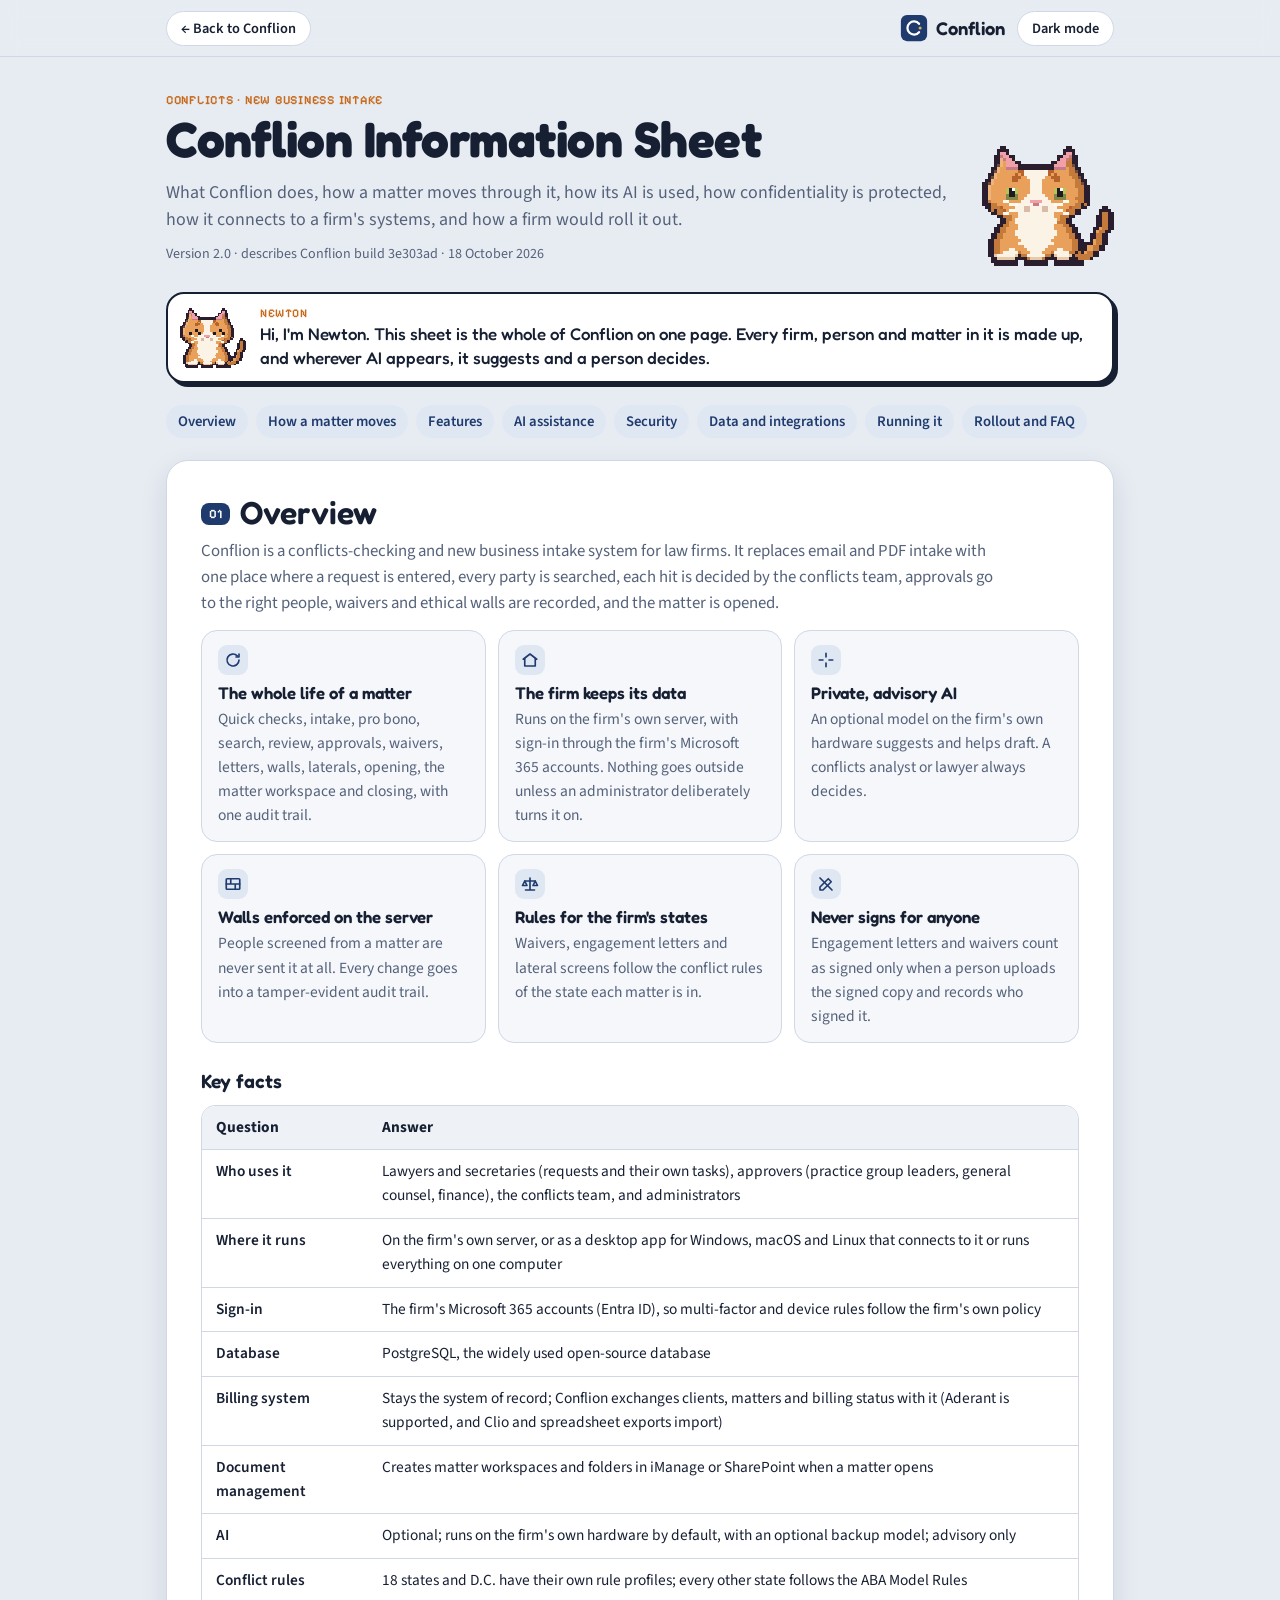
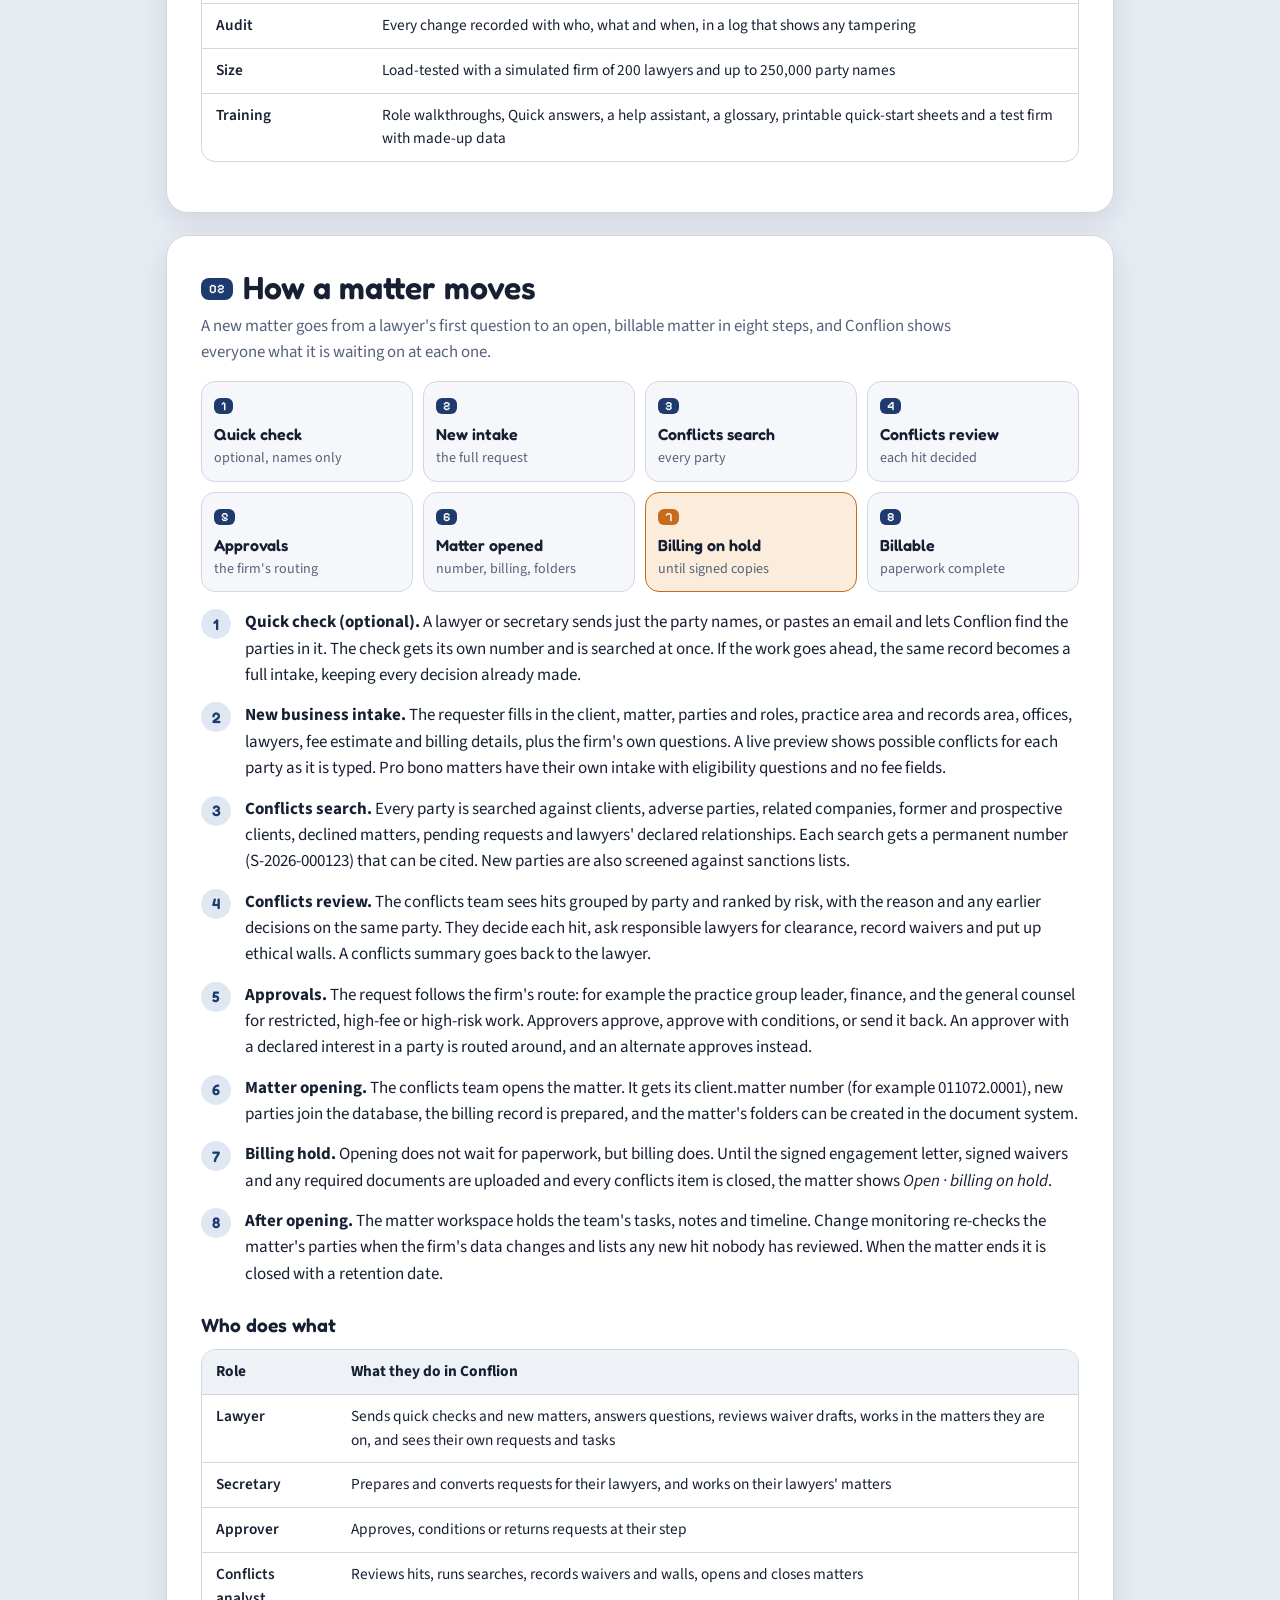
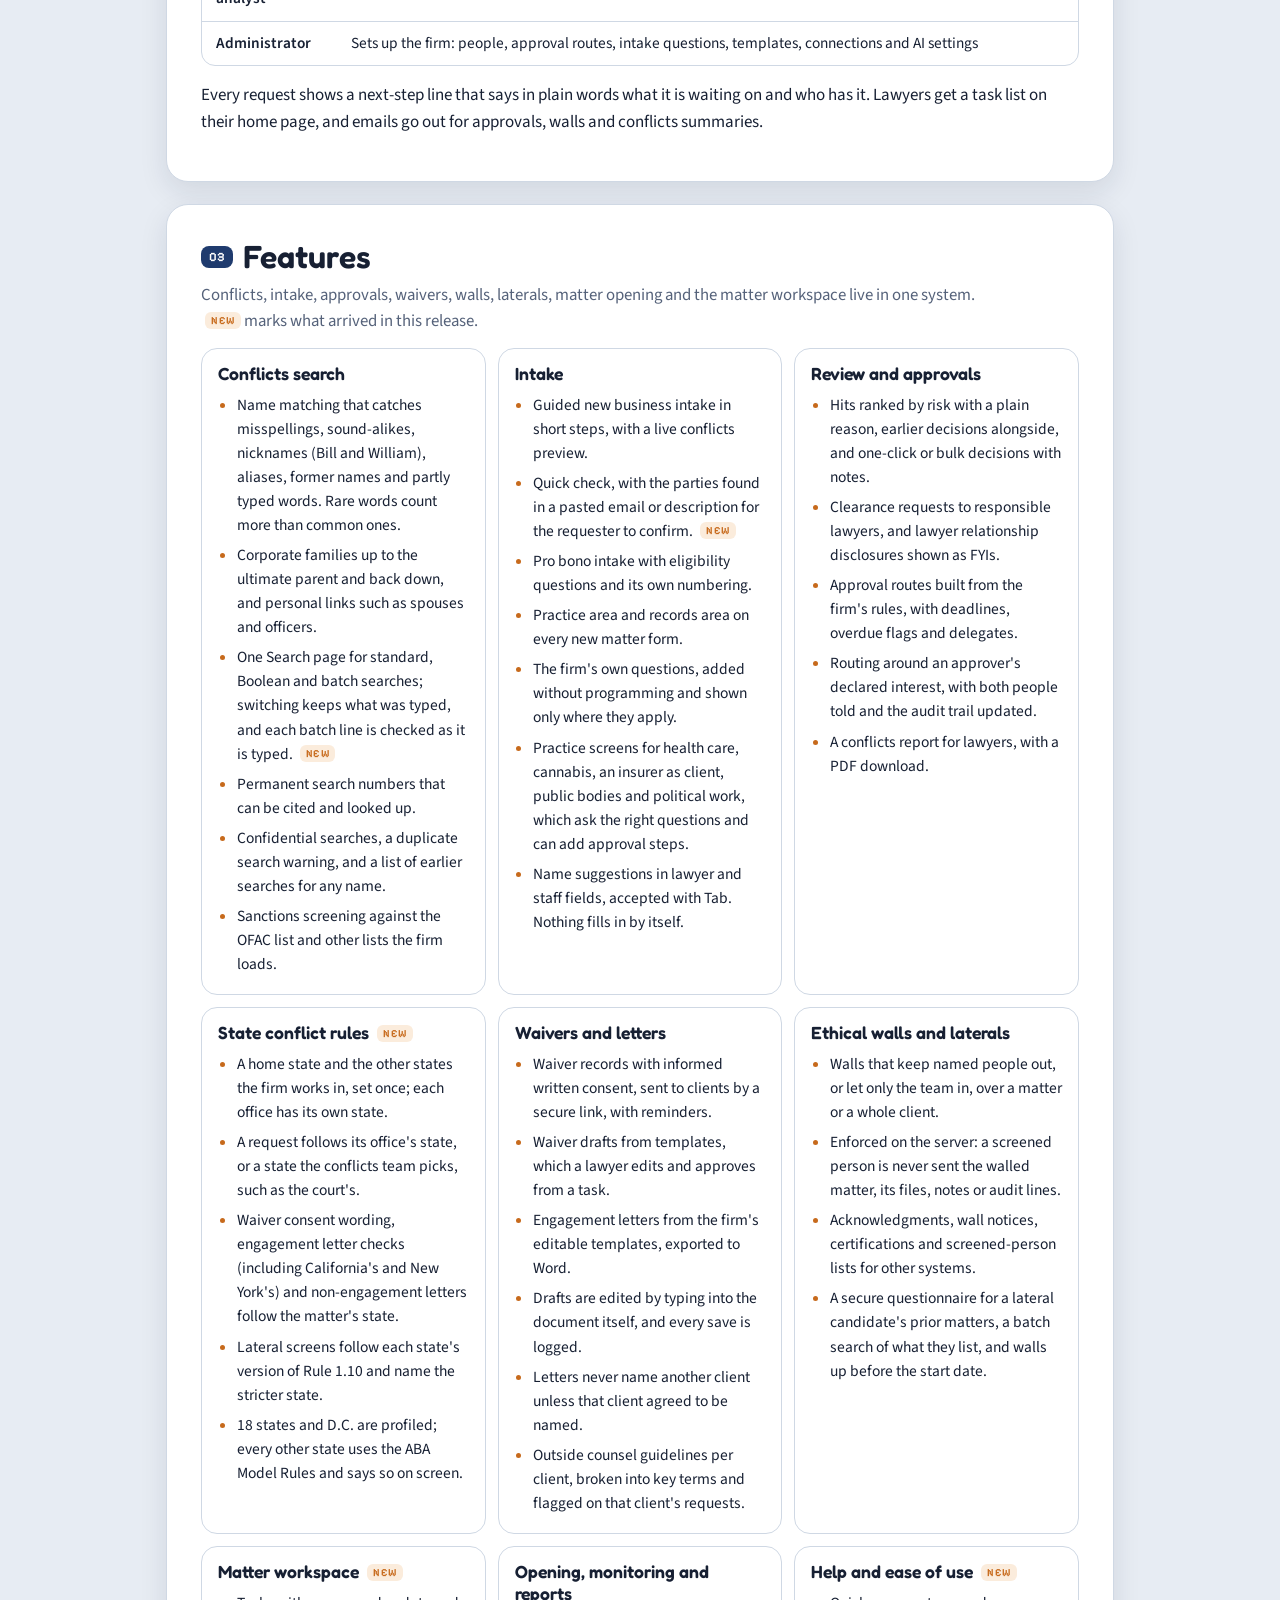
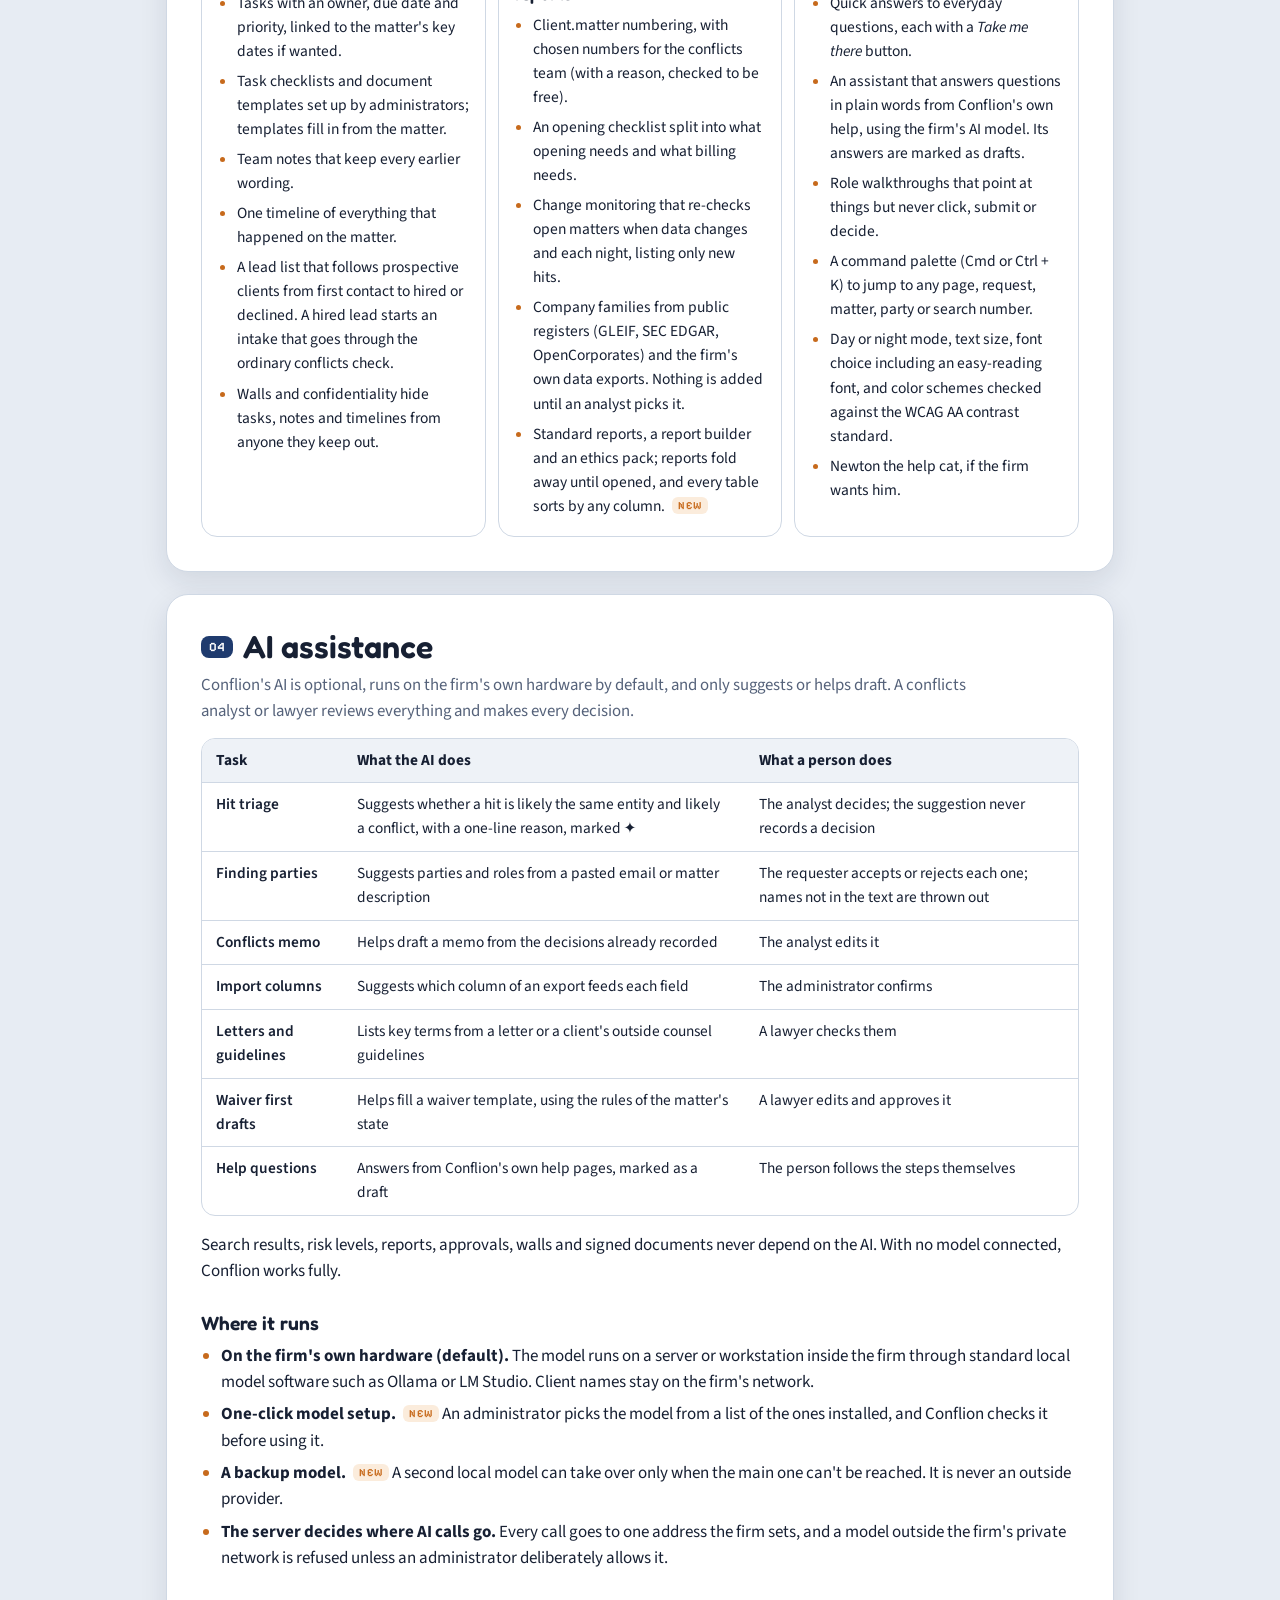
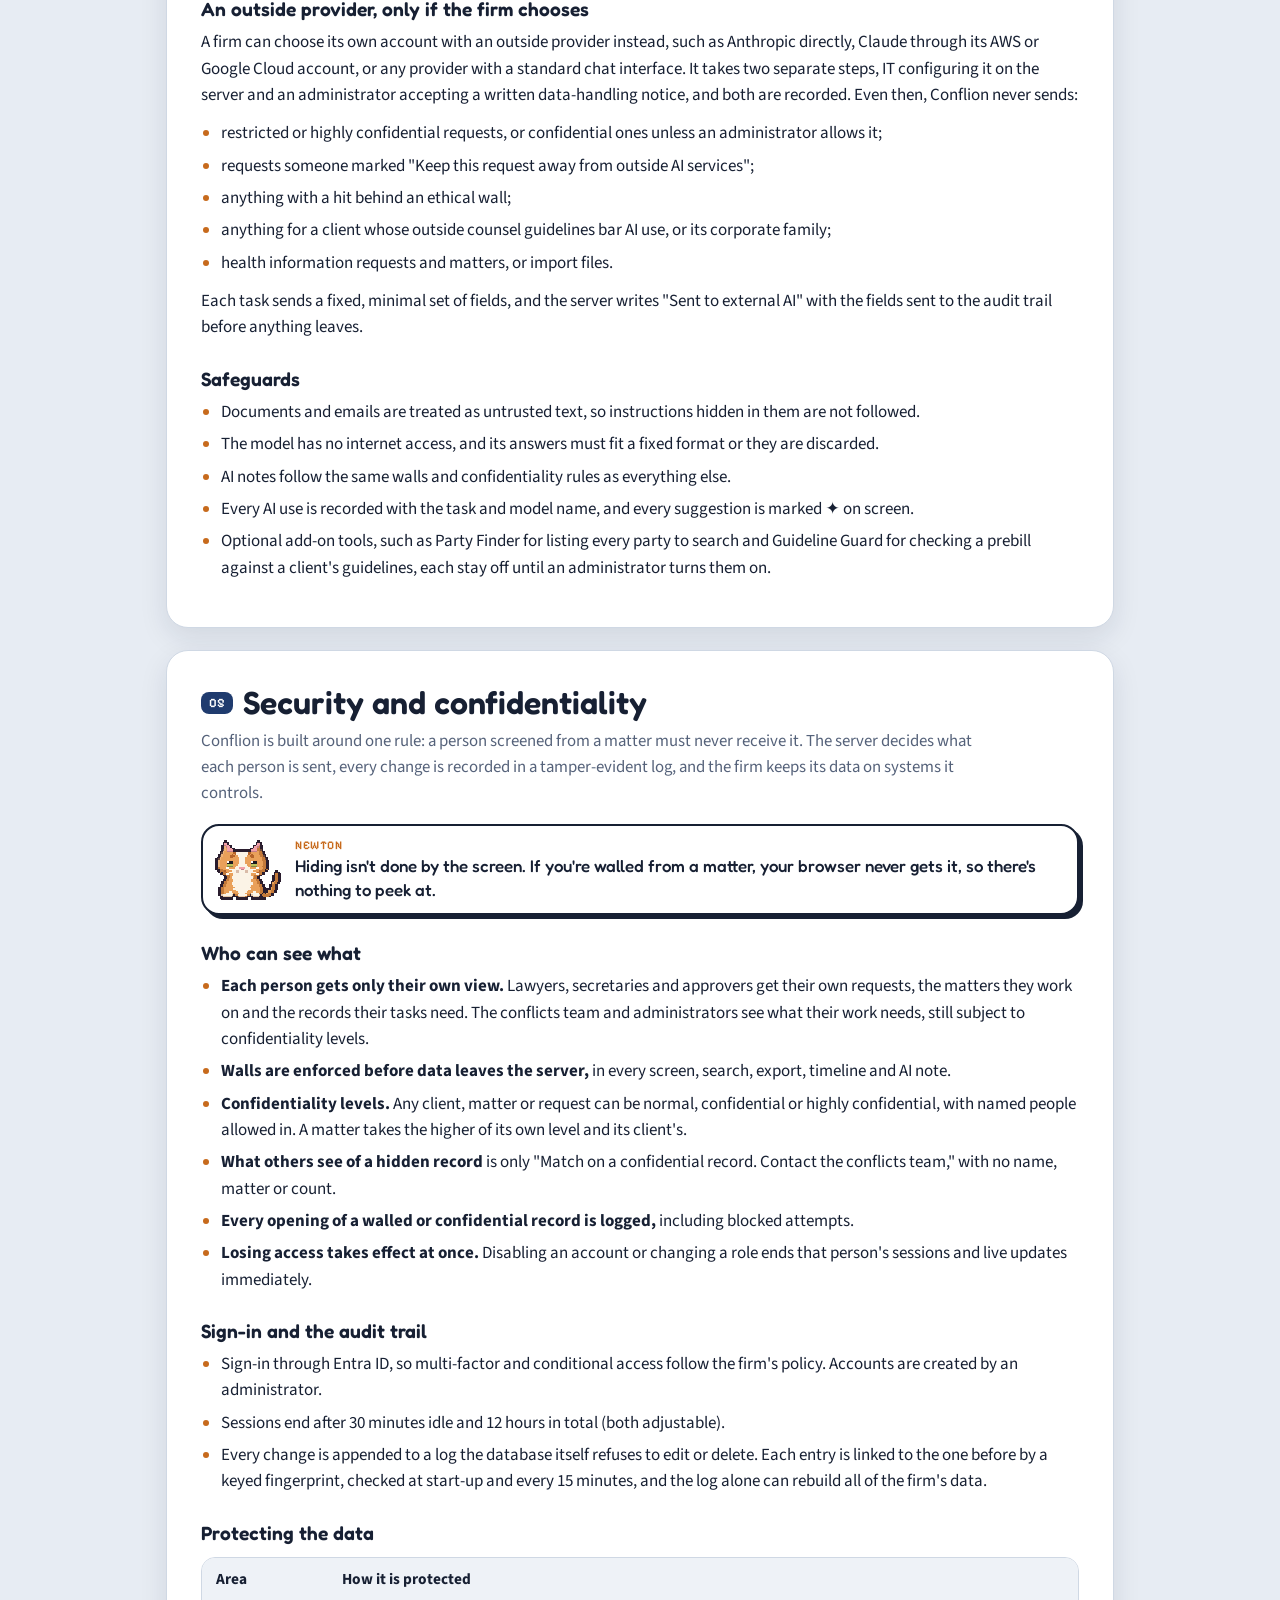
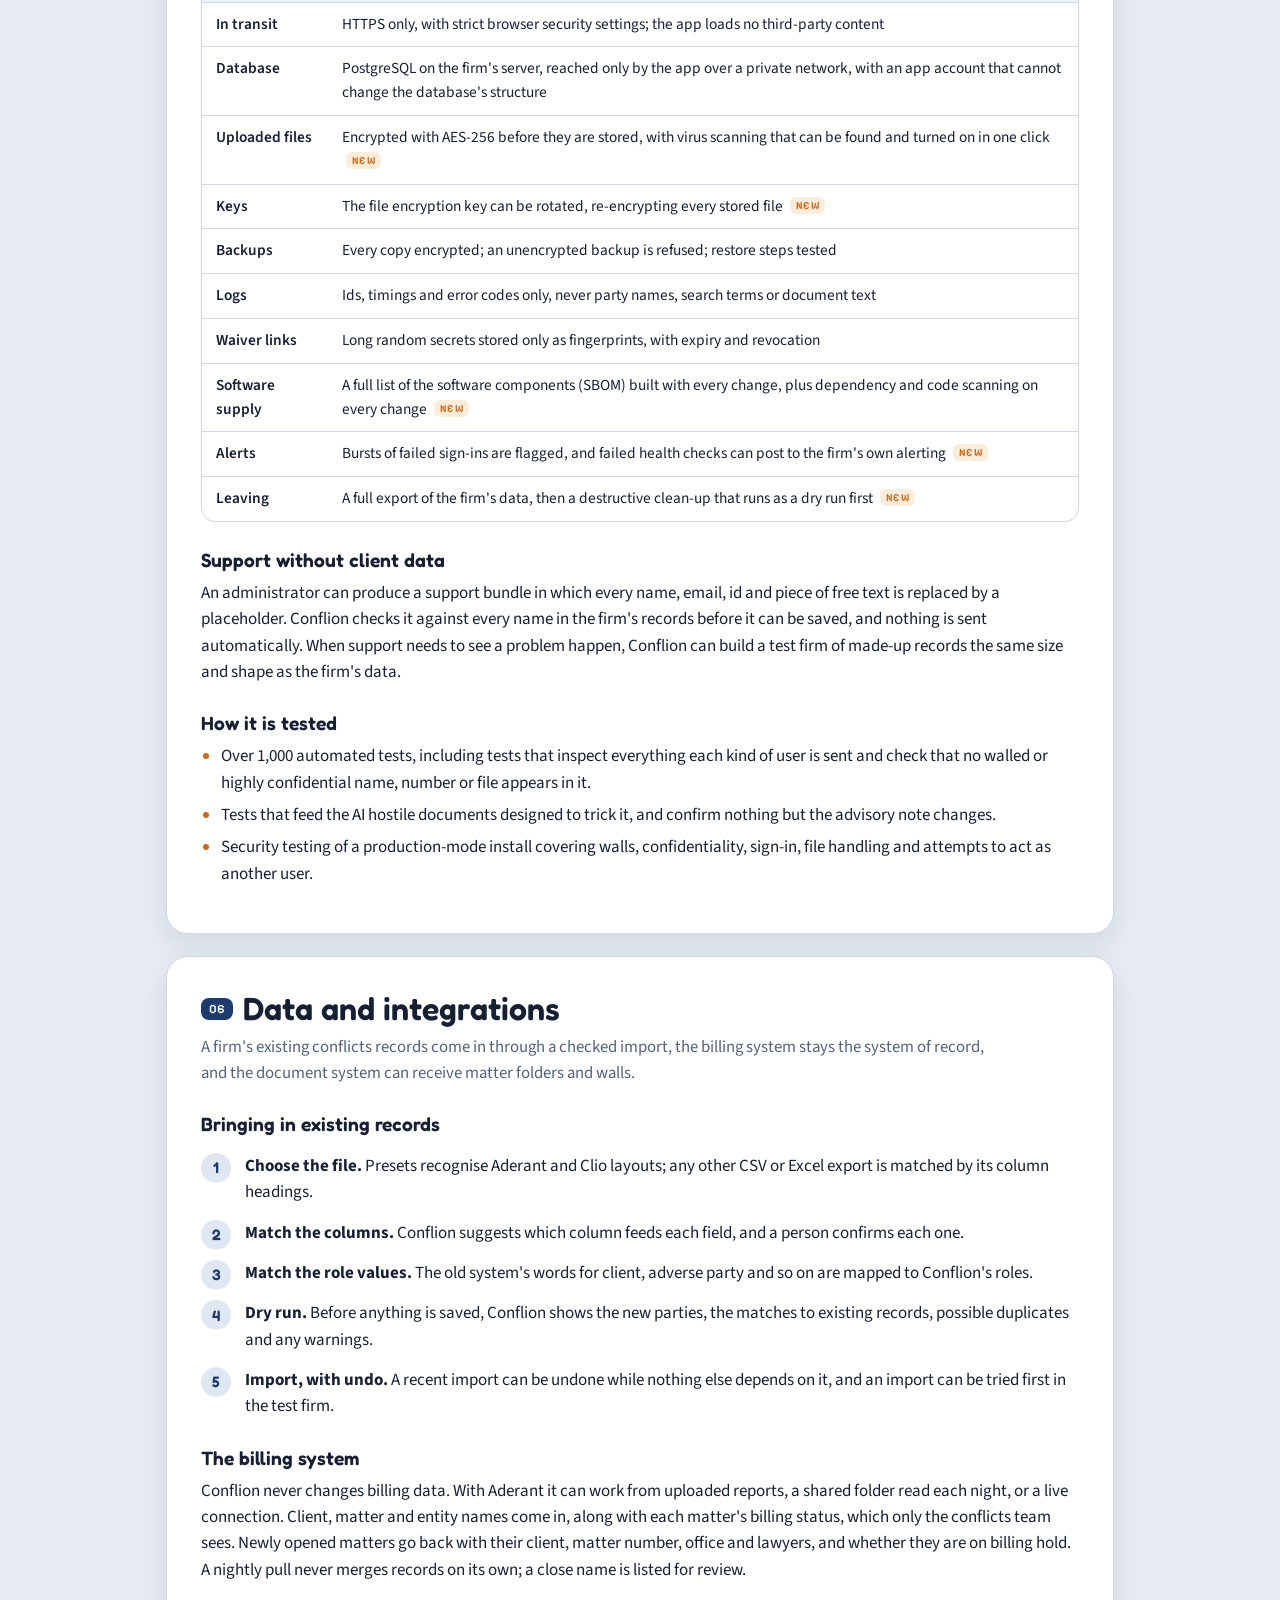
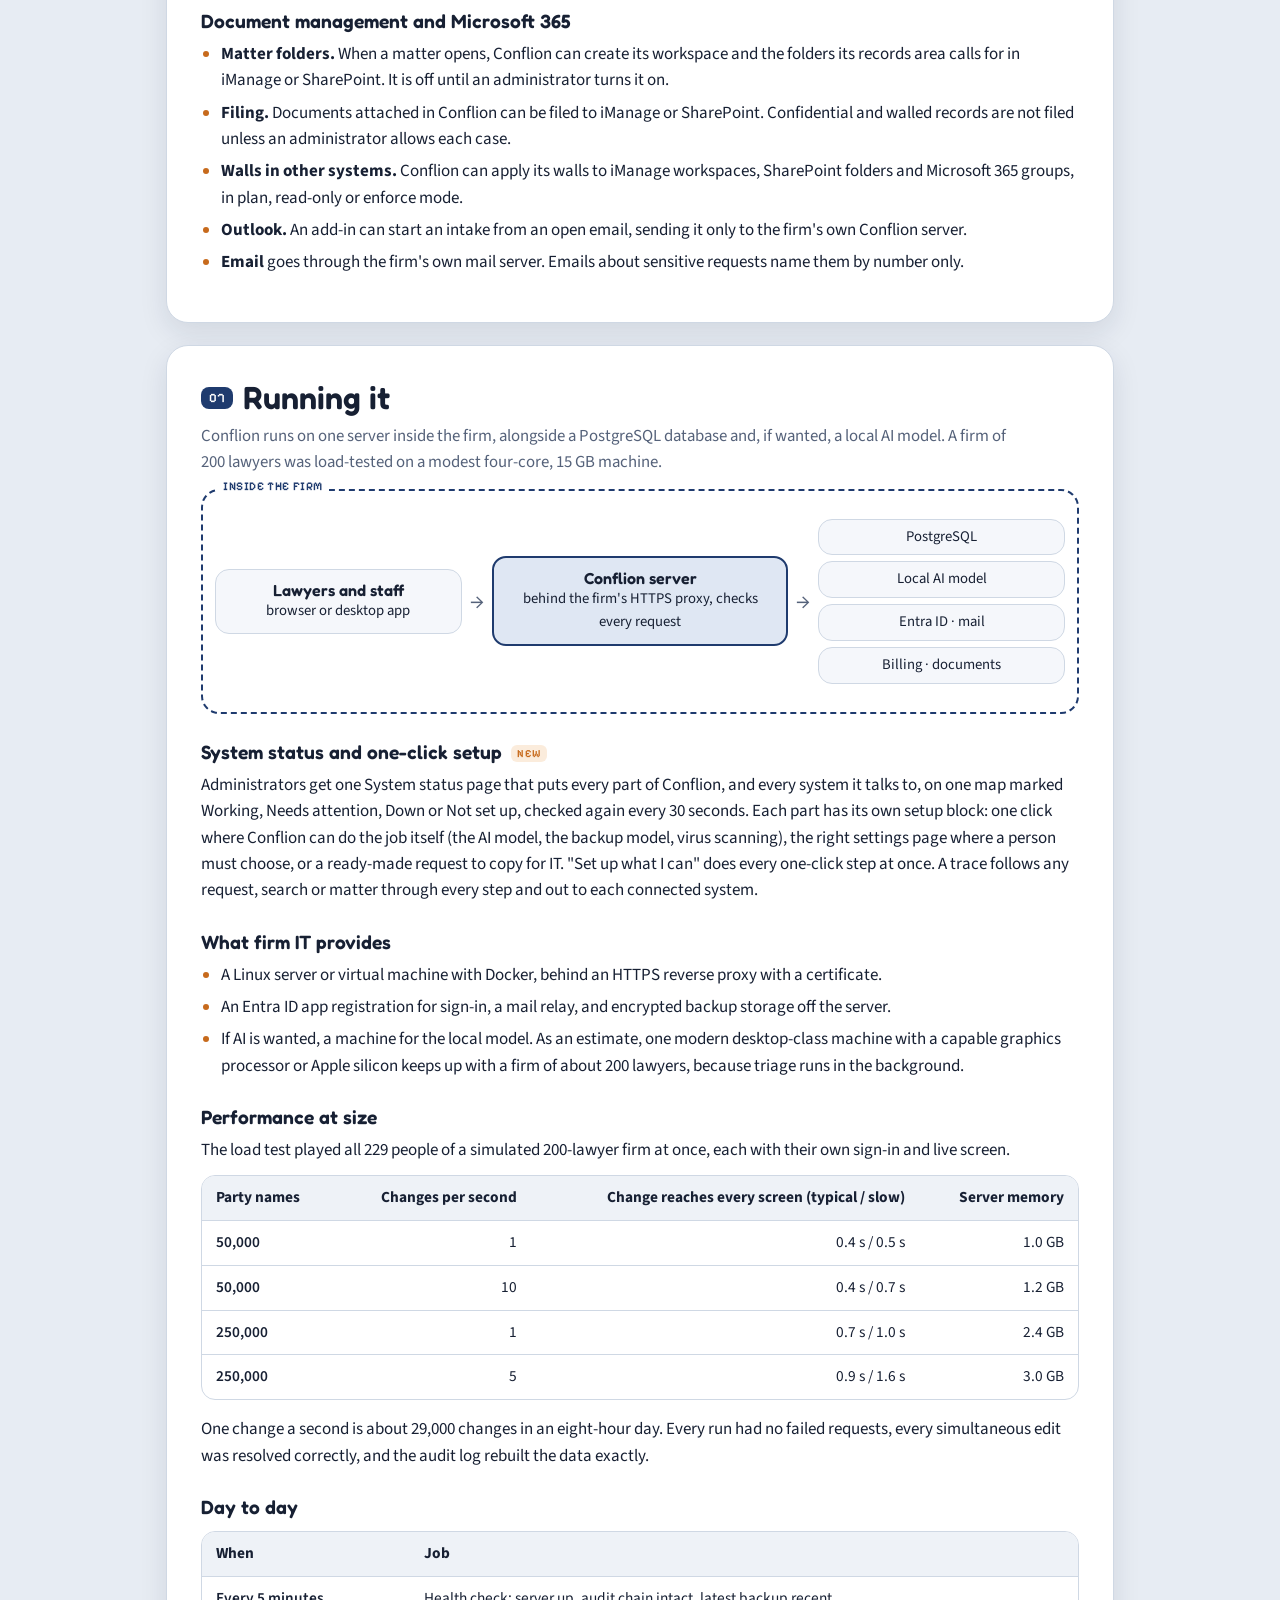
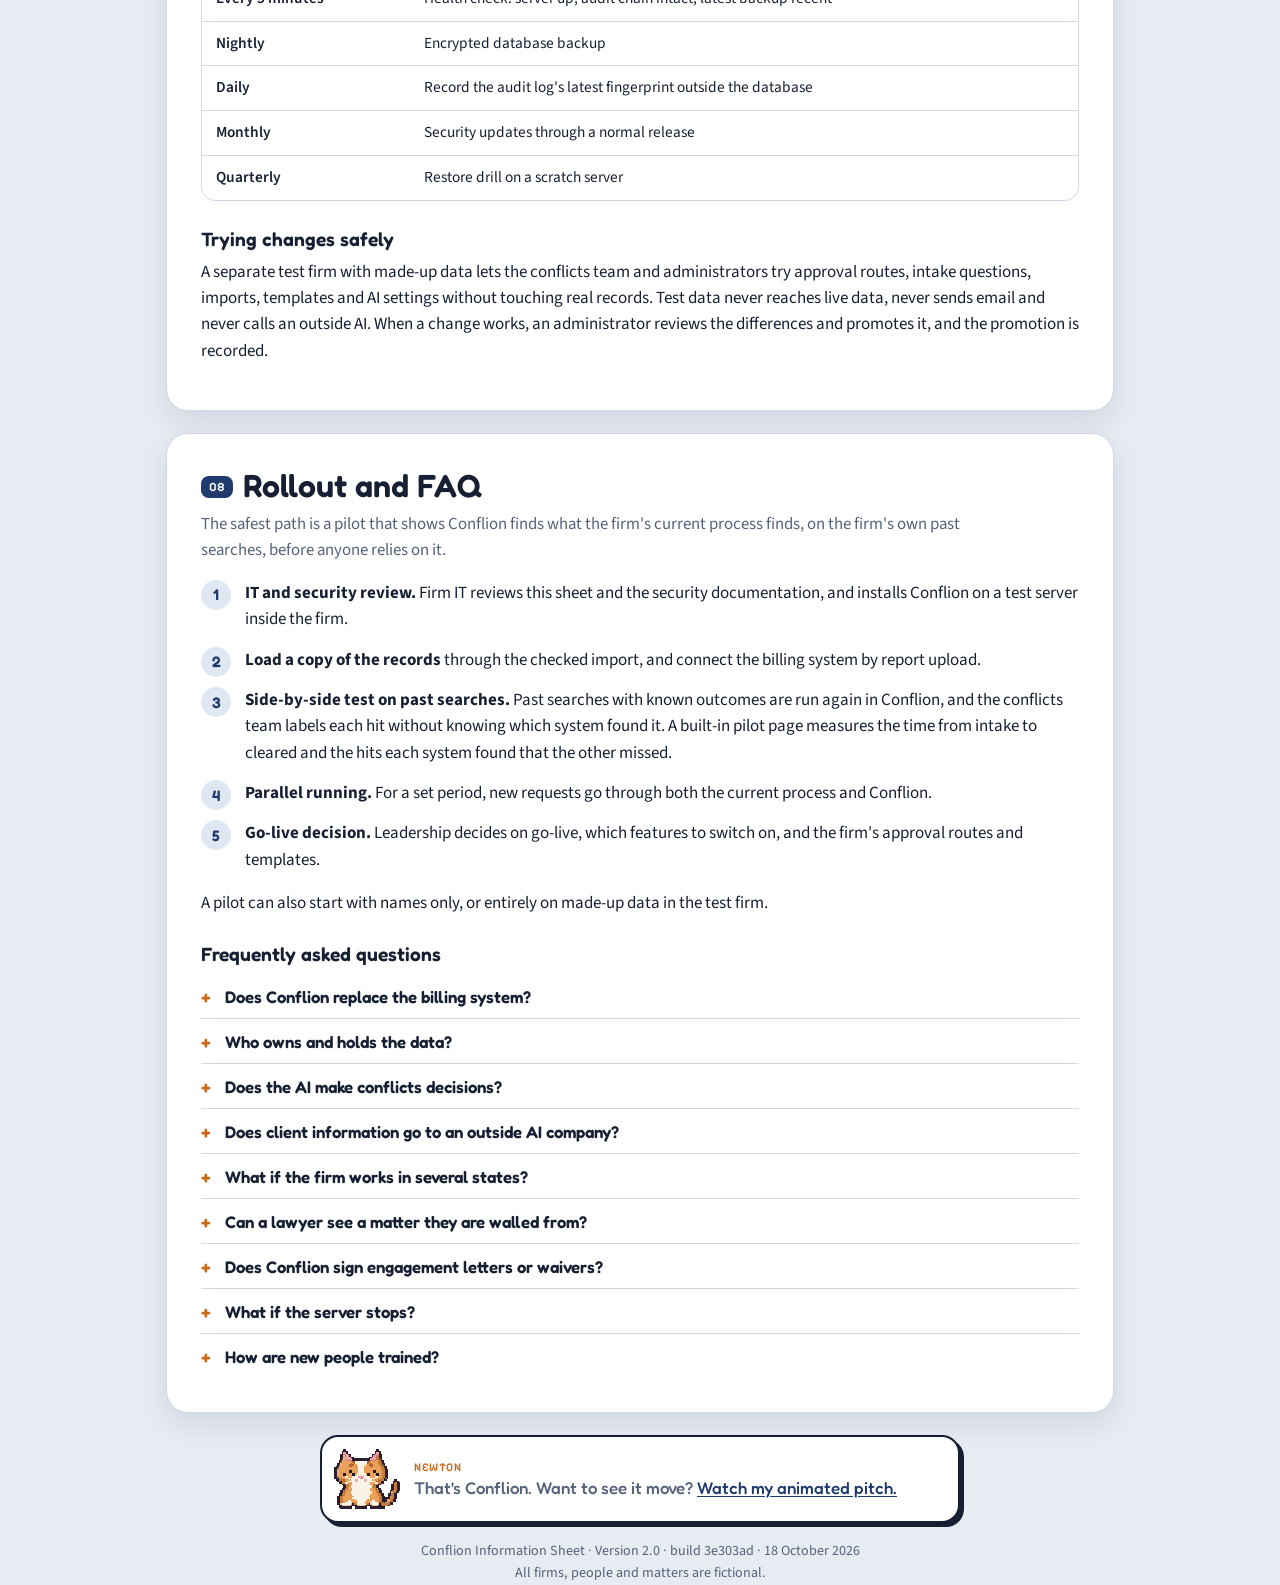
<file: demos/conflion-information-sheet.html>
<!doctype html>
<html lang="en">
<head>
<meta charset="utf-8">
<meta name="viewport" content="width=device-width, initial-scale=1">
<title>Conflion Information Sheet</title>
<meta name="description" content="What Conflion does, how a matter moves through it, how its AI is used, how confidentiality is protected, and how a firm runs it.">
<script>/* A light or dark choice made with the page's own button wins over the device setting. */ try { const th = localStorage.getItem('newton-theme'); if (th === 'light' || th === 'dark') document.documentElement.dataset.theme = th; } catch (e) {}</script>
<link rel="preconnect" href="https://fonts.googleapis.com">
<link rel="preconnect" href="https://fonts.gstatic.com" crossorigin>
<link rel="stylesheet" href="https://fonts.googleapis.com/css2?family=Fredoka:wght@500;600;700&family=Pixelify+Sans:wght@500;600&family=Source+Sans+3:ital,wght@0,400;0,600;0,700;1,400&display=swap">
<style>
/* Newton's Conflion palette: navy brand, tabby accent, brass dot from the logo. */
:root {
  --bg: #e7ecf3; --stage: #f5f7fb; --surface: #ffffff; --surface-2: #eef2f7; --line: #cfd8e4;
  --ink: #172033; --muted: #55627a; --brand: #1f3b6e; --brand-2: #33589a; --on-brand: #ffffff; --mint: #dfe7f3;
  --tabby: #c76a1c; --tabby-bg: #fbecdc; --brass: #d2ad6a;
  --lo: #2c6a4f; --lo-bg: #dcefe3;
  --shadow: 0 10px 28px rgba(20, 32, 60, .10);
  --f-display: 'Fredoka', ui-rounded, 'Nunito', system-ui, sans-serif;
  --f-ui: 'Source Sans 3', 'Segoe UI', system-ui, -apple-system, sans-serif;
  --f-pixel: 'Pixelify Sans', ui-monospace, 'SF Mono', monospace;
  color-scheme: light;
}
@media (prefers-color-scheme: dark) {
  :root:not([data-theme="light"]) {
    --bg: #0d121b; --stage: #131a26; --surface: #19222f; --surface-2: #1f2a3b; --line: #2e3b52;
    --ink: #e6ebf3; --muted: #a3b0c6; --brand: #84a6e6; --brand-2: #a2bdf0; --on-brand: #0a1222; --mint: #1e2b45;
    --tabby: #f2a55c; --tabby-bg: #3a2a1b; --brass: #e2c07f; --lo: #7fd0a6; --lo-bg: #1f3a2b;
    --shadow: 0 10px 28px rgba(0, 0, 0, .4); color-scheme: dark;
  }
}
:root[data-theme="dark"] {
  --bg: #0d121b; --stage: #131a26; --surface: #19222f; --surface-2: #1f2a3b; --line: #2e3b52;
  --ink: #e6ebf3; --muted: #a3b0c6; --brand: #84a6e6; --brand-2: #a2bdf0; --on-brand: #0a1222; --mint: #1e2b45;
  --tabby: #f2a55c; --tabby-bg: #3a2a1b; --brass: #e2c07f; --lo: #7fd0a6; --lo-bg: #1f3a2b;
  --shadow: 0 10px 28px rgba(0, 0, 0, .4); color-scheme: dark;
}
* { box-sizing: border-box; }
html { scroll-behavior: smooth; scroll-padding-top: 76px; }
@media (prefers-reduced-motion: reduce) { html { scroll-behavior: auto; } }
body { margin: 0; background: var(--bg); color: var(--ink); font: 17px/1.55 var(--f-ui); -webkit-text-size-adjust: 100%; }
a { color: var(--brand); text-underline-offset: 2px; }
.wrap { max-width: 980px; margin: 0 auto; padding: 0 16px; }

/* Top bar */
.bar { position: sticky; top: 0; z-index: 10; background: color-mix(in srgb, var(--bg) 88%, transparent); backdrop-filter: blur(8px); border-bottom: 1px solid var(--line); }
.bar .wrap { display: flex; align-items: center; gap: 12px; min-height: 56px; }
.brand { display: flex; align-items: center; gap: 8px; font: 600 1.15rem var(--f-display); color: var(--ink); text-decoration: none; }
.brand svg { width: 28px; height: 28px; }
.bar .spacer { flex: 1; }
.btn { font: 600 .9rem var(--f-ui); color: var(--ink); background: var(--surface); border: 1.5px solid var(--line); border-radius: 999px; padding: 6px 14px; cursor: pointer; text-decoration: none; white-space: nowrap; }
.btn:hover { border-color: var(--brand); }
.btn:focus-visible, a:focus-visible { outline: 3px solid var(--tabby); outline-offset: 2px; }
.back { font-size: .9rem; }

/* Hero */
.hero { padding: 36px 0 8px; display: grid; grid-template-columns: minmax(0, 1fr) auto; gap: 24px; align-items: end; }
.eyebrow { font: 600 .78rem var(--f-pixel); letter-spacing: .06em; text-transform: uppercase; color: var(--tabby); }
h1 { font: 700 clamp(2rem, 6vw, 3.1rem)/1.08 var(--f-display); margin: 6px 0 12px; letter-spacing: -.01em; text-wrap: balance; }
.lede { font-size: 1.12rem; color: var(--muted); margin: 0 0 10px; max-width: 46em; text-wrap: pretty; }
.version { font-size: .88rem; color: var(--muted); margin: 0; }
.cat { width: 132px; height: 120px; image-rendering: pixelated; display: block; }
.cat.sm { width: 66px; height: 60px; }

/* Newton's speech bubble */
.say { display: grid; grid-template-columns: auto minmax(0, 1fr); gap: 14px; align-items: center; background: var(--surface); border: 2px solid var(--ink); border-radius: 18px; padding: 12px 18px 12px 12px; box-shadow: 4px 4px 0 var(--ink); margin: 18px 0 8px; }
.say p { margin: 0; font: 500 1.06rem/1.4 var(--f-display); text-wrap: pretty; }
.say .who { display: block; font: 600 .74rem var(--f-pixel); color: var(--tabby); letter-spacing: .05em; margin-bottom: 2px; }

/* Section menu */
nav.toc { margin: 22px 0 8px; display: flex; flex-wrap: wrap; gap: 8px; }
nav.toc a { font: 600 .92rem var(--f-ui); text-decoration: none; color: var(--brand); background: var(--mint); padding: 6px 12px; border-radius: 999px; }
nav.toc a:hover { background: var(--surface); box-shadow: inset 0 0 0 1.5px var(--brand); }

/* Sections */
section { background: var(--surface); border: 1px solid var(--line); border-radius: 22px; padding: clamp(18px, 4vw, 34px); margin: 22px 0; box-shadow: var(--shadow); }
h2 { font: 600 clamp(1.5rem, 4vw, 2rem)/1.15 var(--f-display); margin: 0 0 6px; display: flex; align-items: center; gap: 10px; }
h2 .num { font: 600 .8rem var(--f-pixel); color: var(--on-brand); background: var(--brand); border-radius: 8px; padding: 3px 8px; }
h3 { font: 600 1.2rem/1.25 var(--f-display); margin: 26px 0 8px; }
.intro { color: var(--muted); font-size: 1.05rem; margin: 0 0 14px; max-width: 48em; }
p { margin: 0 0 12px; }
ul { padding-left: 1.2em; margin: 0 0 12px; }
li { margin: 0 0 6px; }
li::marker { color: var(--tabby); }
.new { font: 600 .68rem var(--f-pixel); letter-spacing: .05em; color: var(--tabby); background: var(--tabby-bg); border-radius: 6px; padding: 2px 6px; vertical-align: 2px; margin-left: 4px; white-space: nowrap; }

/* Cards */
.cards { display: grid; grid-template-columns: repeat(auto-fit, minmax(260px, 1fr)); gap: 12px; margin: 14px 0; }
.card { background: var(--stage); border: 1.5px solid var(--line); border-radius: 16px; padding: 14px 16px; }
.card b { display: block; font: 600 1.05rem var(--f-display); margin-bottom: 4px; }
.card p { margin: 0; color: var(--muted); font-size: .97rem; }
.card .ic { width: 30px; height: 30px; border-radius: 9px; background: var(--mint); color: var(--brand); display: grid; place-items: center; margin-bottom: 8px; }
.card .ic svg { width: 18px; height: 18px; }

/* Feature groups */
.feat { display: grid; grid-template-columns: repeat(auto-fit, minmax(280px, 1fr)); gap: 12px; }
.feat > div { border: 1.5px solid var(--line); border-radius: 16px; padding: 14px 16px 6px; }
.feat h3 { margin: 0 0 8px; font-size: 1.1rem; }
.feat ul { font-size: .97rem; }

/* Tables */
.tbl { overflow-x: auto; margin: 12px 0 16px; border: 1.5px solid var(--line); border-radius: 14px; }
table { border-collapse: collapse; width: 100%; font-size: .96rem; }
th, td { text-align: left; vertical-align: top; padding: 10px 14px; border-bottom: 1px solid var(--line); }
tr:last-child td { border-bottom: 0; }
th { background: var(--surface-2); font-weight: 700; }
td:first-child { font-weight: 600; }
.num-r { text-align: right; white-space: nowrap; }

/* The matter's journey */
ol.flow { list-style: none; padding: 0; margin: 16px 0; display: grid; grid-template-columns: repeat(4, minmax(0, 1fr)); gap: 10px; counter-reset: s; }
ol.flow li { margin: 0; counter-increment: s; background: var(--stage); border: 1.5px solid var(--line); border-radius: 14px; padding: 10px 12px; position: relative; }
ol.flow li::before { content: counter(s); font: 600 .78rem var(--f-pixel); color: var(--on-brand); background: var(--brand); border-radius: 6px; padding: 1px 7px; }
ol.flow li b { display: block; font: 600 1rem var(--f-display); margin-top: 6px; }
ol.flow li small { color: var(--muted); font-size: .88rem; }
ol.flow li.hold { border-color: var(--tabby); background: var(--tabby-bg); }
ol.flow li.hold::before { background: var(--tabby); color: #fff; }
.steps { counter-reset: n; list-style: none; padding: 0; }
.steps > li { counter-increment: n; padding-left: 44px; position: relative; margin-bottom: 14px; }
.steps > li::before { content: counter(n); position: absolute; left: 0; top: 0; width: 30px; height: 30px; border-radius: 50%; background: var(--mint); color: var(--brand); font: 600 .95rem var(--f-display); display: grid; place-items: center; }

/* Callouts */
.note { background: var(--mint); border-radius: 14px; padding: 12px 16px; margin: 14px 0; }
.note b { color: var(--brand); }
.note.warm { background: var(--tabby-bg); }
.note.warm b { color: var(--tabby); }

/* Deployment picture */
.arch { display: grid; grid-template-columns: 1fr auto 1.2fr auto 1fr; align-items: center; gap: 8px; margin: 16px 0; }
.arch .box { border: 1.5px solid var(--line); background: var(--stage); border-radius: 14px; padding: 10px 12px; text-align: center; font-size: .92rem; }
.arch .box b { display: block; font: 600 1rem var(--f-display); }
.arch .box.core { border: 2px solid var(--brand); background: var(--mint); }
.arch .stack { display: grid; gap: 6px; }
.arch .stack .box { padding: 6px 10px; }
.arch .arr { color: var(--muted); font-size: 1.4rem; text-align: center; }
.house { border: 2px dashed var(--brand); border-radius: 18px; padding: 12px; position: relative; }
.house > .tag { position: absolute; top: -12px; left: 14px; background: var(--surface); color: var(--brand); font: 600 .74rem var(--f-pixel); padding: 0 6px; letter-spacing: .05em; }

/* FAQ */
details.faq { border-bottom: 1px solid var(--line); padding: 10px 0; }
details.faq:last-of-type { border-bottom: 0; }
details.faq summary { cursor: pointer; font: 600 1.05rem var(--f-display); list-style: none; display: flex; gap: 10px; align-items: baseline; }
details.faq summary::-webkit-details-marker { display: none; }
details.faq summary::before { content: '+'; color: var(--tabby); font: 600 1.2rem var(--f-display); width: 14px; flex: none; }
details.faq[open] summary::before { content: '–'; }
details.faq p { margin: 8px 0 4px 24px; color: var(--muted); }

footer { text-align: center; color: var(--muted); font-size: .88rem; padding: 10px 0 40px; }
footer .say { text-align: left; max-width: 640px; margin: 0 auto 18px; }

@media (max-width: 760px) {
  body { font-size: 16px; }
  .hero { grid-template-columns: 1fr; padding-top: 24px; }
  .hero .cat { display: none; }
  ol.flow { grid-template-columns: repeat(2, minmax(0, 1fr)); }
  .arch { grid-template-columns: 1fr; }
  .arch .arr { transform: rotate(90deg); }
  .bar .brand span { display: none; }
}
@media print {
  .bar, nav.toc, #theme { display: none; }
  body { background: #fff; }
  section { box-shadow: none; break-inside: auto; }
  details.faq p { display: block; }
}
</style>
</head>
<body>
<header class="bar">
  <div class="wrap">
    <a class="back btn" href="../#conflion">← Back to Conflion</a>
    <span class="spacer"></span>
    <span class="brand" aria-label="Conflion"><svg viewBox="0 0 32 32" aria-hidden="true"><rect x="1" y="1" width="30" height="30" rx="7" fill="var(--brand)"/><path d="M21.75 11.18A7.5 7.5 0 1 0 21.75 20.82" fill="none" stroke="var(--on-brand)" stroke-width="2.6" stroke-linecap="round"/><circle cx="23" cy="16" r="1.75" fill="#d2ad6a"/></svg><span>Conflion</span></span>
    <button class="btn" id="theme" type="button"></button>
  </div>
</header>

<main class="wrap">
  <div class="hero">
    <div>
      <div class="eyebrow">Conflicts · New business intake</div>
      <h1>Conflion Information Sheet</h1>
      <p class="lede">What Conflion does, how a matter moves through it, how its AI is used, how confidentiality is protected, how it connects to a firm's systems, and how a firm would roll it out.</p>
      <p class="version">Version 2.0 · describes Conflion build 3e303ad · 18 October 2026</p>
    </div>
    <img class="cat" src="[data-uri]" alt="" width="44" height="40">
  </div>

  <div class="say">
    <img class="cat sm" src="[data-uri]" alt="Newton, Conflion's help cat" width="44" height="40">
    <p><span class="who">NEWTON</span>Hi, I'm Newton. This sheet is the whole of Conflion on one page. Every firm, person and matter in it is made up, and wherever AI appears, it suggests and a person decides.</p>
  </div>

  <nav class="toc" aria-label="Sections">
    <a href="#overview">Overview</a><a href="#journey">How a matter moves</a><a href="#features">Features</a><a href="#ai">AI assistance</a><a href="#security">Security</a><a href="#data">Data and integrations</a><a href="#it">Running it</a><a href="#rollout">Rollout and FAQ</a>
  </nav>

  <!-- 1 -->
  <section id="overview">
    <h2><span class="num">01</span>Overview</h2>
    <p class="intro">Conflion is a conflicts-checking and new business intake system for law firms. It replaces email and PDF intake with one place where a request is entered, every party is searched, each hit is decided by the conflicts team, approvals go to the right people, waivers and ethical walls are recorded, and the matter is opened.</p>
    <div class="cards">
      <div class="card"><div class="ic"><svg viewBox="0 0 24 24" fill="none" stroke="currentColor" stroke-width="2.2" stroke-linecap="round" stroke-linejoin="round" aria-hidden="true"><path d="M20 12a8 8 0 1 1-2.3-5.6"/><path d="M20 4v4h-4"/></svg></div><b>The whole life of a matter</b><p>Quick checks, intake, pro bono, search, review, approvals, waivers, letters, walls, laterals, opening, the matter workspace and closing, with one audit trail.</p></div>
      <div class="card"><div class="ic"><svg viewBox="0 0 24 24" fill="none" stroke="currentColor" stroke-width="2.2" stroke-linecap="round" stroke-linejoin="round" aria-hidden="true"><path d="M3 11 12 4l9 7"/><path d="M5 10v10h14V10"/></svg></div><b>The firm keeps its data</b><p>Runs on the firm's own server, with sign-in through the firm's Microsoft 365 accounts. Nothing goes outside unless an administrator deliberately turns it on.</p></div>
      <div class="card"><div class="ic"><svg viewBox="0 0 24 24" fill="none" stroke="currentColor" stroke-width="2.2" stroke-linecap="round" stroke-linejoin="round" aria-hidden="true"><path d="M12 3v5M12 16v5M3 12h5M16 12h5"/></svg></div><b>Private, advisory AI</b><p>An optional model on the firm's own hardware suggests and helps draft. A conflicts analyst or lawyer always decides.</p></div>
      <div class="card"><div class="ic"><svg viewBox="0 0 24 24" fill="none" stroke="currentColor" stroke-width="2.2" stroke-linecap="round" stroke-linejoin="round" aria-hidden="true"><rect x="3" y="5" width="18" height="14" rx="1"/><path d="M3 12h18M9 5v7M15 12v7"/></svg></div><b>Walls enforced on the server</b><p>People screened from a matter are never sent it at all. Every change goes into a tamper-evident audit trail.</p></div>
      <div class="card"><div class="ic"><svg viewBox="0 0 24 24" fill="none" stroke="currentColor" stroke-width="2.2" stroke-linecap="round" stroke-linejoin="round" aria-hidden="true"><path d="M12 4v16M6 20h12M5 8h14"/><path d="m5 8-3 6h6zM19 8l-3 6h6z"/></svg></div><b>Rules for the firm's states</b><p>Waivers, engagement letters and lateral screens follow the conflict rules of the state each matter is in.</p></div>
      <div class="card"><div class="ic"><svg viewBox="0 0 24 24" fill="none" stroke="currentColor" stroke-width="2.2" stroke-linecap="round" stroke-linejoin="round" aria-hidden="true"><path d="M4 20h4L19 9l-4-4L4 16z"/><path d="m4 4 16 16"/></svg></div><b>Never signs for anyone</b><p>Engagement letters and waivers count as signed only when a person uploads the signed copy and records who signed it.</p></div>
    </div>
    <h3>Key facts</h3>
    <div class="tbl"><table>
      <thead><tr><th scope="col">Question</th><th scope="col">Answer</th></tr></thead>
      <tbody>
        <tr><td>Who uses it</td><td>Lawyers and secretaries (requests and their own tasks), approvers (practice group leaders, general counsel, finance), the conflicts team, and administrators</td></tr>
        <tr><td>Where it runs</td><td>On the firm's own server, or as a desktop app for Windows, macOS and Linux that connects to it or runs everything on one computer</td></tr>
        <tr><td>Sign-in</td><td>The firm's Microsoft 365 accounts (Entra ID), so multi-factor and device rules follow the firm's own policy</td></tr>
        <tr><td>Database</td><td>PostgreSQL, the widely used open-source database</td></tr>
        <tr><td>Billing system</td><td>Stays the system of record; Conflion exchanges clients, matters and billing status with it (Aderant is supported, and Clio and spreadsheet exports import)</td></tr>
        <tr><td>Document management</td><td>Creates matter workspaces and folders in iManage or SharePoint when a matter opens</td></tr>
        <tr><td>AI</td><td>Optional; runs on the firm's own hardware by default, with an optional backup model; advisory only</td></tr>
        <tr><td>Conflict rules</td><td>18 states and D.C. have their own rule profiles; every other state follows the ABA Model Rules</td></tr>
        <tr><td>Audit</td><td>Every change recorded with who, what and when, in a log that shows any tampering</td></tr>
        <tr><td>Size</td><td>Load-tested with a simulated firm of 200 lawyers and up to 250,000 party names</td></tr>
        <tr><td>Training</td><td>Role walkthroughs, Quick answers, a help assistant, a glossary, printable quick-start sheets and a test firm with made-up data</td></tr>
      </tbody>
    </table></div>
  </section>

  <!-- 2 -->
  <section id="journey">
    <h2><span class="num">02</span>How a matter moves</h2>
    <p class="intro">A new matter goes from a lawyer's first question to an open, billable matter in eight steps, and Conflion shows everyone what it is waiting on at each one.</p>
    <ol class="flow" aria-label="The eight steps">
      <li><b>Quick check</b><small>optional, names only</small></li>
      <li><b>New intake</b><small>the full request</small></li>
      <li><b>Conflicts search</b><small>every party</small></li>
      <li><b>Conflicts review</b><small>each hit decided</small></li>
      <li><b>Approvals</b><small>the firm's routing</small></li>
      <li><b>Matter opened</b><small>number, billing, folders</small></li>
      <li class="hold"><b>Billing on hold</b><small>until signed copies</small></li>
      <li><b>Billable</b><small>paperwork complete</small></li>
    </ol>
    <ol class="steps">
      <li><b>Quick check (optional).</b> A lawyer or secretary sends just the party names, or pastes an email and lets Conflion find the parties in it. The check gets its own number and is searched at once. If the work goes ahead, the same record becomes a full intake, keeping every decision already made.</li>
      <li><b>New business intake.</b> The requester fills in the client, matter, parties and roles, practice area and records area, offices, lawyers, fee estimate and billing details, plus the firm's own questions. A live preview shows possible conflicts for each party as it is typed. Pro bono matters have their own intake with eligibility questions and no fee fields.</li>
      <li><b>Conflicts search.</b> Every party is searched against clients, adverse parties, related companies, former and prospective clients, declined matters, pending requests and lawyers' declared relationships. Each search gets a permanent number (S-2026-000123) that can be cited. New parties are also screened against sanctions lists.</li>
      <li><b>Conflicts review.</b> The conflicts team sees hits grouped by party and ranked by risk, with the reason and any earlier decisions on the same party. They decide each hit, ask responsible lawyers for clearance, record waivers and put up ethical walls. A conflicts summary goes back to the lawyer.</li>
      <li><b>Approvals.</b> The request follows the firm's route: for example the practice group leader, finance, and the general counsel for restricted, high-fee or high-risk work. Approvers approve, approve with conditions, or send it back. An approver with a declared interest in a party is routed around, and an alternate approves instead.</li>
      <li><b>Matter opening.</b> The conflicts team opens the matter. It gets its client.matter number (for example 011072.0001), new parties join the database, the billing record is prepared, and the matter's folders can be created in the document system.</li>
      <li><b>Billing hold.</b> Opening does not wait for paperwork, but billing does. Until the signed engagement letter, signed waivers and any required documents are uploaded and every conflicts item is closed, the matter shows <i>Open · billing on hold</i>.</li>
      <li><b>After opening.</b> The matter workspace holds the team's tasks, notes and timeline. Change monitoring re-checks the matter's parties when the firm's data changes and lists any new hit nobody has reviewed. When the matter ends it is closed with a retention date.</li>
    </ol>
    <h3>Who does what</h3>
    <div class="tbl"><table>
      <thead><tr><th scope="col">Role</th><th scope="col">What they do in Conflion</th></tr></thead>
      <tbody>
        <tr><td>Lawyer</td><td>Sends quick checks and new matters, answers questions, reviews waiver drafts, works in the matters they are on, and sees their own requests and tasks</td></tr>
        <tr><td>Secretary</td><td>Prepares and converts requests for their lawyers, and works on their lawyers' matters</td></tr>
        <tr><td>Approver</td><td>Approves, conditions or returns requests at their step</td></tr>
        <tr><td>Conflicts analyst</td><td>Reviews hits, runs searches, records waivers and walls, opens and closes matters</td></tr>
        <tr><td>Administrator</td><td>Sets up the firm: people, approval routes, intake questions, templates, connections and AI settings</td></tr>
      </tbody>
    </table></div>
    <p>Every request shows a next-step line that says in plain words what it is waiting on and who has it. Lawyers get a task list on their home page, and emails go out for approvals, walls and conflicts summaries.</p>
  </section>

  <!-- 3 -->
  <section id="features">
    <h2><span class="num">03</span>Features</h2>
    <p class="intro">Conflicts, intake, approvals, waivers, walls, laterals, matter opening and the matter workspace live in one system. <span class="new">NEW</span> marks what arrived in this release.</p>
    <div class="feat">
      <div>
        <h3>Conflicts search</h3>
        <ul>
          <li>Name matching that catches misspellings, sound-alikes, nicknames (Bill and William), aliases, former names and partly typed words. Rare words count more than common ones.</li>
          <li>Corporate families up to the ultimate parent and back down, and personal links such as spouses and officers.</li>
          <li>One Search page for standard, Boolean and batch searches; switching keeps what was typed, and each batch line is checked as it is typed. <span class="new">NEW</span></li>
          <li>Permanent search numbers that can be cited and looked up.</li>
          <li>Confidential searches, a duplicate search warning, and a list of earlier searches for any name.</li>
          <li>Sanctions screening against the OFAC list and other lists the firm loads.</li>
        </ul>
      </div>
      <div>
        <h3>Intake</h3>
        <ul>
          <li>Guided new business intake in short steps, with a live conflicts preview.</li>
          <li>Quick check, with the parties found in a pasted email or description for the requester to confirm. <span class="new">NEW</span></li>
          <li>Pro bono intake with eligibility questions and its own numbering.</li>
          <li>Practice area and records area on every new matter form.</li>
          <li>The firm's own questions, added without programming and shown only where they apply.</li>
          <li>Practice screens for health care, cannabis, an insurer as client, public bodies and political work, which ask the right questions and can add approval steps.</li>
          <li>Name suggestions in lawyer and staff fields, accepted with Tab. Nothing fills in by itself.</li>
        </ul>
      </div>
      <div>
        <h3>Review and approvals</h3>
        <ul>
          <li>Hits ranked by risk with a plain reason, earlier decisions alongside, and one-click or bulk decisions with notes.</li>
          <li>Clearance requests to responsible lawyers, and lawyer relationship disclosures shown as FYIs.</li>
          <li>Approval routes built from the firm's rules, with deadlines, overdue flags and delegates.</li>
          <li>Routing around an approver's declared interest, with both people told and the audit trail updated.</li>
          <li>A conflicts report for lawyers, with a PDF download.</li>
        </ul>
      </div>
      <div>
        <h3>State conflict rules <span class="new">NEW</span></h3>
        <ul>
          <li>A home state and the other states the firm works in, set once; each office has its own state.</li>
          <li>A request follows its office's state, or a state the conflicts team picks, such as the court's.</li>
          <li>Waiver consent wording, engagement letter checks (including California's and New York's) and non-engagement letters follow the matter's state.</li>
          <li>Lateral screens follow each state's version of Rule 1.10 and name the stricter state.</li>
          <li>18 states and D.C. are profiled; every other state uses the ABA Model Rules and says so on screen.</li>
        </ul>
      </div>
      <div>
        <h3>Waivers and letters</h3>
        <ul>
          <li>Waiver records with informed written consent, sent to clients by a secure link, with reminders.</li>
          <li>Waiver drafts from templates, which a lawyer edits and approves from a task.</li>
          <li>Engagement letters from the firm's editable templates, exported to Word.</li>
          <li>Drafts are edited by typing into the document itself, and every save is logged.</li>
          <li>Letters never name another client unless that client agreed to be named.</li>
          <li>Outside counsel guidelines per client, broken into key terms and flagged on that client's requests.</li>
        </ul>
      </div>
      <div>
        <h3>Ethical walls and laterals</h3>
        <ul>
          <li>Walls that keep named people out, or let only the team in, over a matter or a whole client.</li>
          <li>Enforced on the server: a screened person is never sent the walled matter, its files, notes or audit lines.</li>
          <li>Acknowledgments, wall notices, certifications and screened-person lists for other systems.</li>
          <li>A secure questionnaire for a lateral candidate's prior matters, a batch search of what they list, and walls up before the start date.</li>
        </ul>
      </div>
      <div>
        <h3>Matter workspace <span class="new">NEW</span></h3>
        <ul>
          <li>Tasks with an owner, due date and priority, linked to the matter's key dates if wanted.</li>
          <li>Task checklists and document templates set up by administrators; templates fill in from the matter.</li>
          <li>Team notes that keep every earlier wording.</li>
          <li>One timeline of everything that happened on the matter.</li>
          <li>A lead list that follows prospective clients from first contact to hired or declined. A hired lead starts an intake that goes through the ordinary conflicts check.</li>
          <li>Walls and confidentiality hide tasks, notes and timelines from anyone they keep out.</li>
        </ul>
      </div>
      <div>
        <h3>Opening, monitoring and reports</h3>
        <ul>
          <li>Client.matter numbering, with chosen numbers for the conflicts team (with a reason, checked to be free).</li>
          <li>An opening checklist split into what opening needs and what billing needs.</li>
          <li>Change monitoring that re-checks open matters when data changes and each night, listing only new hits.</li>
          <li>Company families from public registers (GLEIF, SEC EDGAR, OpenCorporates) and the firm's own data exports. Nothing is added until an analyst picks it.</li>
          <li>Standard reports, a report builder and an ethics pack; reports fold away until opened, and every table sorts by any column. <span class="new">NEW</span></li>
        </ul>
      </div>
      <div>
        <h3>Help and ease of use <span class="new">NEW</span></h3>
        <ul>
          <li>Quick answers to everyday questions, each with a <i>Take me there</i> button.</li>
          <li>An assistant that answers questions in plain words from Conflion's own help, using the firm's AI model. Its answers are marked as drafts.</li>
          <li>Role walkthroughs that point at things but never click, submit or decide.</li>
          <li>A command palette (Cmd or Ctrl + K) to jump to any page, request, matter, party or search number.</li>
          <li>Day or night mode, text size, font choice including an easy-reading font, and color schemes checked against the WCAG AA contrast standard.</li>
          <li>Newton the help cat, if the firm wants him.</li>
        </ul>
      </div>
    </div>
  </section>

  <!-- 4 -->
  <section id="ai">
    <h2><span class="num">04</span>AI assistance</h2>
    <p class="intro">Conflion's AI is optional, runs on the firm's own hardware by default, and only suggests or helps draft. A conflicts analyst or lawyer reviews everything and makes every decision.</p>
    <div class="tbl"><table>
      <thead><tr><th scope="col">Task</th><th scope="col">What the AI does</th><th scope="col">What a person does</th></tr></thead>
      <tbody>
        <tr><td>Hit triage</td><td>Suggests whether a hit is likely the same entity and likely a conflict, with a one-line reason, marked ✦</td><td>The analyst decides; the suggestion never records a decision</td></tr>
        <tr><td>Finding parties</td><td>Suggests parties and roles from a pasted email or matter description</td><td>The requester accepts or rejects each one; names not in the text are thrown out</td></tr>
        <tr><td>Conflicts memo</td><td>Helps draft a memo from the decisions already recorded</td><td>The analyst edits it</td></tr>
        <tr><td>Import columns</td><td>Suggests which column of an export feeds each field</td><td>The administrator confirms</td></tr>
        <tr><td>Letters and guidelines</td><td>Lists key terms from a letter or a client's outside counsel guidelines</td><td>A lawyer checks them</td></tr>
        <tr><td>Waiver first drafts</td><td>Helps fill a waiver template, using the rules of the matter's state</td><td>A lawyer edits and approves it</td></tr>
        <tr><td>Help questions</td><td>Answers from Conflion's own help pages, marked as a draft</td><td>The person follows the steps themselves</td></tr>
      </tbody>
    </table></div>
    <p>Search results, risk levels, reports, approvals, walls and signed documents never depend on the AI. With no model connected, Conflion works fully.</p>
    <h3>Where it runs</h3>
    <ul>
      <li><b>On the firm's own hardware (default).</b> The model runs on a server or workstation inside the firm through standard local model software such as Ollama or LM Studio. Client names stay on the firm's network.</li>
      <li><b>One-click model setup.</b> <span class="new">NEW</span> An administrator picks the model from a list of the ones installed, and Conflion checks it before using it.</li>
      <li><b>A backup model.</b> <span class="new">NEW</span> A second local model can take over only when the main one can't be reached. It is never an outside provider.</li>
      <li><b>The server decides where AI calls go.</b> Every call goes to one address the firm sets, and a model outside the firm's private network is refused unless an administrator deliberately allows it.</li>
    </ul>
    <h3>An outside provider, only if the firm chooses</h3>
    <p>A firm can choose its own account with an outside provider instead, such as Anthropic directly, Claude through its AWS or Google Cloud account, or any provider with a standard chat interface. It takes two separate steps, IT configuring it on the server and an administrator accepting a written data-handling notice, and both are recorded. Even then, Conflion never sends:</p>
    <ul>
      <li>restricted or highly confidential requests, or confidential ones unless an administrator allows it;</li>
      <li>requests someone marked "Keep this request away from outside AI services";</li>
      <li>anything with a hit behind an ethical wall;</li>
      <li>anything for a client whose outside counsel guidelines bar AI use, or its corporate family;</li>
      <li>health information requests and matters, or import files.</li>
    </ul>
    <p>Each task sends a fixed, minimal set of fields, and the server writes "Sent to external AI" with the fields sent to the audit trail before anything leaves.</p>
    <h3>Safeguards</h3>
    <ul>
      <li>Documents and emails are treated as untrusted text, so instructions hidden in them are not followed.</li>
      <li>The model has no internet access, and its answers must fit a fixed format or they are discarded.</li>
      <li>AI notes follow the same walls and confidentiality rules as everything else.</li>
      <li>Every AI use is recorded with the task and model name, and every suggestion is marked ✦ on screen.</li>
      <li>Optional add-on tools, such as Party Finder for listing every party to search and Guideline Guard for checking a prebill against a client's guidelines, each stay off until an administrator turns them on.</li>
    </ul>
  </section>

  <!-- 5 -->
  <section id="security">
    <h2><span class="num">05</span>Security and confidentiality</h2>
    <p class="intro">Conflion is built around one rule: a person screened from a matter must never receive it. The server decides what each person is sent, every change is recorded in a tamper-evident log, and the firm keeps its data on systems it controls.</p>
    <div class="say">
      <img class="cat sm" src="[data-uri]" alt="" width="44" height="40">
      <p><span class="who">NEWTON</span>Hiding isn't done by the screen. If you're walled from a matter, your browser never gets it, so there's nothing to peek at.</p>
    </div>
    <h3>Who can see what</h3>
    <ul>
      <li><b>Each person gets only their own view.</b> Lawyers, secretaries and approvers get their own requests, the matters they work on and the records their tasks need. The conflicts team and administrators see what their work needs, still subject to confidentiality levels.</li>
      <li><b>Walls are enforced before data leaves the server,</b> in every screen, search, export, timeline and AI note.</li>
      <li><b>Confidentiality levels.</b> Any client, matter or request can be normal, confidential or highly confidential, with named people allowed in. A matter takes the higher of its own level and its client's.</li>
      <li><b>What others see of a hidden record</b> is only "Match on a confidential record. Contact the conflicts team," with no name, matter or count.</li>
      <li><b>Every opening of a walled or confidential record is logged,</b> including blocked attempts.</li>
      <li><b>Losing access takes effect at once.</b> Disabling an account or changing a role ends that person's sessions and live updates immediately.</li>
    </ul>
    <h3>Sign-in and the audit trail</h3>
    <ul>
      <li>Sign-in through Entra ID, so multi-factor and conditional access follow the firm's policy. Accounts are created by an administrator.</li>
      <li>Sessions end after 30 minutes idle and 12 hours in total (both adjustable).</li>
      <li>Every change is appended to a log the database itself refuses to edit or delete. Each entry is linked to the one before by a keyed fingerprint, checked at start-up and every 15 minutes, and the log alone can rebuild all of the firm's data.</li>
    </ul>
    <h3>Protecting the data</h3>
    <div class="tbl"><table>
      <thead><tr><th scope="col">Area</th><th scope="col">How it is protected</th></tr></thead>
      <tbody>
        <tr><td>In transit</td><td>HTTPS only, with strict browser security settings; the app loads no third-party content</td></tr>
        <tr><td>Database</td><td>PostgreSQL on the firm's server, reached only by the app over a private network, with an app account that cannot change the database's structure</td></tr>
        <tr><td>Uploaded files</td><td>Encrypted with AES-256 before they are stored, with virus scanning that can be found and turned on in one click <span class="new">NEW</span></td></tr>
        <tr><td>Keys</td><td>The file encryption key can be rotated, re-encrypting every stored file <span class="new">NEW</span></td></tr>
        <tr><td>Backups</td><td>Every copy encrypted; an unencrypted backup is refused; restore steps tested</td></tr>
        <tr><td>Logs</td><td>Ids, timings and error codes only, never party names, search terms or document text</td></tr>
        <tr><td>Waiver links</td><td>Long random secrets stored only as fingerprints, with expiry and revocation</td></tr>
        <tr><td>Software supply</td><td>A full list of the software components (SBOM) built with every change, plus dependency and code scanning on every change <span class="new">NEW</span></td></tr>
        <tr><td>Alerts</td><td>Bursts of failed sign-ins are flagged, and failed health checks can post to the firm's own alerting <span class="new">NEW</span></td></tr>
        <tr><td>Leaving</td><td>A full export of the firm's data, then a destructive clean-up that runs as a dry run first <span class="new">NEW</span></td></tr>
      </tbody>
    </table></div>
    <h3>Support without client data</h3>
    <p>An administrator can produce a support bundle in which every name, email, id and piece of free text is replaced by a placeholder. Conflion checks it against every name in the firm's records before it can be saved, and nothing is sent automatically. When support needs to see a problem happen, Conflion can build a test firm of made-up records the same size and shape as the firm's data.</p>
    <h3>How it is tested</h3>
    <ul>
      <li>Over 1,000 automated tests, including tests that inspect everything each kind of user is sent and check that no walled or highly confidential name, number or file appears in it.</li>
      <li>Tests that feed the AI hostile documents designed to trick it, and confirm nothing but the advisory note changes.</li>
      <li>Security testing of a production-mode install covering walls, confidentiality, sign-in, file handling and attempts to act as another user.</li>
    </ul>
  </section>

  <!-- 6 -->
  <section id="data">
    <h2><span class="num">06</span>Data and integrations</h2>
    <p class="intro">A firm's existing conflicts records come in through a checked import, the billing system stays the system of record, and the document system can receive matter folders and walls.</p>
    <h3>Bringing in existing records</h3>
    <ol class="steps">
      <li><b>Choose the file.</b> Presets recognise Aderant and Clio layouts; any other CSV or Excel export is matched by its column headings.</li>
      <li><b>Match the columns.</b> Conflion suggests which column feeds each field, and a person confirms each one.</li>
      <li><b>Match the role values.</b> The old system's words for client, adverse party and so on are mapped to Conflion's roles.</li>
      <li><b>Dry run.</b> Before anything is saved, Conflion shows the new parties, the matches to existing records, possible duplicates and any warnings.</li>
      <li><b>Import, with undo.</b> A recent import can be undone while nothing else depends on it, and an import can be tried first in the test firm.</li>
    </ol>
    <h3>The billing system</h3>
    <p>Conflion never changes billing data. With Aderant it can work from uploaded reports, a shared folder read each night, or a live connection. Client, matter and entity names come in, along with each matter's billing status, which only the conflicts team sees. Newly opened matters go back with their client, matter number, office and lawyers, and whether they are on billing hold. A nightly pull never merges records on its own; a close name is listed for review.</p>
    <h3>Document management and Microsoft 365</h3>
    <ul>
      <li><b>Matter folders.</b> When a matter opens, Conflion can create its workspace and the folders its records area calls for in iManage or SharePoint. It is off until an administrator turns it on.</li>
      <li><b>Filing.</b> Documents attached in Conflion can be filed to iManage or SharePoint. Confidential and walled records are not filed unless an administrator allows each case.</li>
      <li><b>Walls in other systems.</b> Conflion can apply its walls to iManage workspaces, SharePoint folders and Microsoft 365 groups, in plan, read-only or enforce mode.</li>
      <li><b>Outlook.</b> An add-in can start an intake from an open email, sending it only to the firm's own Conflion server.</li>
      <li><b>Email</b> goes through the firm's own mail server. Emails about sensitive requests name them by number only.</li>
    </ul>
  </section>

  <!-- 7 -->
  <section id="it">
    <h2><span class="num">07</span>Running it</h2>
    <p class="intro">Conflion runs on one server inside the firm, alongside a PostgreSQL database and, if wanted, a local AI model. A firm of 200 lawyers was load-tested on a modest four-core, 15 GB machine.</p>
    <div class="house">
      <span class="tag">INSIDE THE FIRM</span>
      <div class="arch" role="img" aria-label="Lawyers and staff reach the Conflion server through the firm's HTTPS proxy. The Conflion server is the only part that talks to the database, the local AI model and the firm's other systems.">
        <div class="box"><b>Lawyers and staff</b>browser or desktop app</div>
        <div class="arr" aria-hidden="true">→</div>
        <div class="box core"><b>Conflion server</b>behind the firm's HTTPS proxy, checks every request</div>
        <div class="arr" aria-hidden="true">→</div>
        <div class="stack">
          <div class="box">PostgreSQL</div><div class="box">Local AI model</div><div class="box">Entra ID · mail</div><div class="box">Billing · documents</div>
        </div>
      </div>
    </div>
    <h3>System status and one-click setup <span class="new">NEW</span></h3>
    <p>Administrators get one System status page that puts every part of Conflion, and every system it talks to, on one map marked Working, Needs attention, Down or Not set up, checked again every 30 seconds. Each part has its own setup block: one click where Conflion can do the job itself (the AI model, the backup model, virus scanning), the right settings page where a person must choose, or a ready-made request to copy for IT. "Set up what I can" does every one-click step at once. A trace follows any request, search or matter through every step and out to each connected system.</p>
    <h3>What firm IT provides</h3>
    <ul>
      <li>A Linux server or virtual machine with Docker, behind an HTTPS reverse proxy with a certificate.</li>
      <li>An Entra ID app registration for sign-in, a mail relay, and encrypted backup storage off the server.</li>
      <li>If AI is wanted, a machine for the local model. As an estimate, one modern desktop-class machine with a capable graphics processor or Apple silicon keeps up with a firm of about 200 lawyers, because triage runs in the background.</li>
    </ul>
    <h3>Performance at size</h3>
    <p>The load test played all 229 people of a simulated 200-lawyer firm at once, each with their own sign-in and live screen.</p>
    <div class="tbl"><table>
      <thead><tr><th scope="col">Party names</th><th scope="col" class="num-r">Changes per second</th><th scope="col" class="num-r">Change reaches every screen (typical / slow)</th><th scope="col" class="num-r">Server memory</th></tr></thead>
      <tbody>
        <tr><td>50,000</td><td class="num-r">1</td><td class="num-r">0.4 s / 0.5 s</td><td class="num-r">1.0 GB</td></tr>
        <tr><td>50,000</td><td class="num-r">10</td><td class="num-r">0.4 s / 0.7 s</td><td class="num-r">1.2 GB</td></tr>
        <tr><td>250,000</td><td class="num-r">1</td><td class="num-r">0.7 s / 1.0 s</td><td class="num-r">2.4 GB</td></tr>
        <tr><td>250,000</td><td class="num-r">5</td><td class="num-r">0.9 s / 1.6 s</td><td class="num-r">3.0 GB</td></tr>
      </tbody>
    </table></div>
    <p>One change a second is about 29,000 changes in an eight-hour day. Every run had no failed requests, every simultaneous edit was resolved correctly, and the audit log rebuilt the data exactly.</p>
    <h3>Day to day</h3>
    <div class="tbl"><table>
      <thead><tr><th scope="col">When</th><th scope="col">Job</th></tr></thead>
      <tbody>
        <tr><td>Every 5 minutes</td><td>Health check: server up, audit chain intact, latest backup recent</td></tr>
        <tr><td>Nightly</td><td>Encrypted database backup</td></tr>
        <tr><td>Daily</td><td>Record the audit log's latest fingerprint outside the database</td></tr>
        <tr><td>Monthly</td><td>Security updates through a normal release</td></tr>
        <tr><td>Quarterly</td><td>Restore drill on a scratch server</td></tr>
      </tbody>
    </table></div>
    <h3>Trying changes safely</h3>
    <p>A separate test firm with made-up data lets the conflicts team and administrators try approval routes, intake questions, imports, templates and AI settings without touching real records. Test data never reaches live data, never sends email and never calls an outside AI. When a change works, an administrator reviews the differences and promotes it, and the promotion is recorded.</p>
  </section>

  <!-- 8 -->
  <section id="rollout">
    <h2><span class="num">08</span>Rollout and FAQ</h2>
    <p class="intro">The safest path is a pilot that shows Conflion finds what the firm's current process finds, on the firm's own past searches, before anyone relies on it.</p>
    <ol class="steps">
      <li><b>IT and security review.</b> Firm IT reviews this sheet and the security documentation, and installs Conflion on a test server inside the firm.</li>
      <li><b>Load a copy of the records</b> through the checked import, and connect the billing system by report upload.</li>
      <li><b>Side-by-side test on past searches.</b> Past searches with known outcomes are run again in Conflion, and the conflicts team labels each hit without knowing which system found it. A built-in pilot page measures the time from intake to cleared and the hits each system found that the other missed.</li>
      <li><b>Parallel running.</b> For a set period, new requests go through both the current process and Conflion.</li>
      <li><b>Go-live decision.</b> Leadership decides on go-live, which features to switch on, and the firm's approval routes and templates.</li>
    </ol>
    <p>A pilot can also start with names only, or entirely on made-up data in the test firm.</p>
    <h3>Frequently asked questions</h3>
    <details class="faq"><summary>Does Conflion replace the billing system?</summary><p>No. The billing system stays the source of client, matter and billing records. Conflion reads from it and sends opened matters back.</p></details>
    <details class="faq"><summary>Who owns and holds the data?</summary><p>The firm. On a firm server, the data never leaves the firm's systems. It sits in a standard PostgreSQL database and can be exported in full at any time.</p></details>
    <details class="faq"><summary>Does the AI make conflicts decisions?</summary><p>No. It suggests and helps draft, every suggestion is marked ✦, and a person decides. The firm can run Conflion with no AI at all.</p></details>
    <details class="faq"><summary>Does client information go to an outside AI company?</summary><p>Not unless the firm deliberately turns that on, in two separate steps. Even then, walled, restricted, highly confidential and health information records are never sent, and every call is logged.</p></details>
    <details class="faq"><summary>What if the firm works in several states?</summary><p>Each office and request follows its own state's conflict rules for waivers, letters and lateral screens, and the request shows which state applies and why.</p></details>
    <details class="faq"><summary>Can a lawyer see a matter they are walled from?</summary><p>The server never sends it to them, in any screen, search, export, timeline or AI note. Attempts to open walled records are logged.</p></details>
    <details class="faq"><summary>Does Conflion sign engagement letters or waivers?</summary><p>Never. People upload signed copies and record who signed.</p></details>
    <details class="faq"><summary>What if the server stops?</summary><p>Every change is saved with its audit entry before anyone sees it, so a restart loses nothing. Nightly encrypted backups and a tested restore cover the loss of the server itself.</p></details>
    <details class="faq"><summary>How are new people trained?</summary><p>Each role gets a short walkthrough the first time, plus Quick answers, the help assistant, a glossary, printable quick-start sheets, and a test firm to practise in.</p></details>
  </section>
</main>

<footer class="wrap">
  <div class="say">
    <img class="cat sm" src="[data-uri]" alt="" width="44" height="40">
    <p><span class="who">NEWTON</span>That's Conflion. Want to see it move? <a href="conflion-full-process.html">Watch my animated pitch.</a></p>
  </div>
  Conflion Information Sheet · Version 2.0 · build 3e303ad · 18 October 2026<br>All firms, people and matters are fictional.
</footer>

<script>
const darkMQ = matchMedia('(prefers-color-scheme: dark)');
const themeNow = () => document.documentElement.dataset.theme || (darkMQ.matches ? 'dark' : 'light');
const themeBtn = document.getElementById('theme');
function showTheme() {
  const next = themeNow() === 'dark' ? 'light' : 'dark';
  themeBtn.textContent = next === 'dark' ? 'Dark mode' : 'Light mode';
  themeBtn.setAttribute('aria-label', 'Switch to ' + next + ' mode');
}
themeBtn.addEventListener('click', () => {
  const next = themeNow() === 'dark' ? 'light' : 'dark';
  document.documentElement.dataset.theme = next;
  try { localStorage.setItem('newton-theme', next); } catch (e) {}
  showTheme();
});
darkMQ.addEventListener('change', showTheme);
showTheme();
</script>
</body>
</html>
</file>
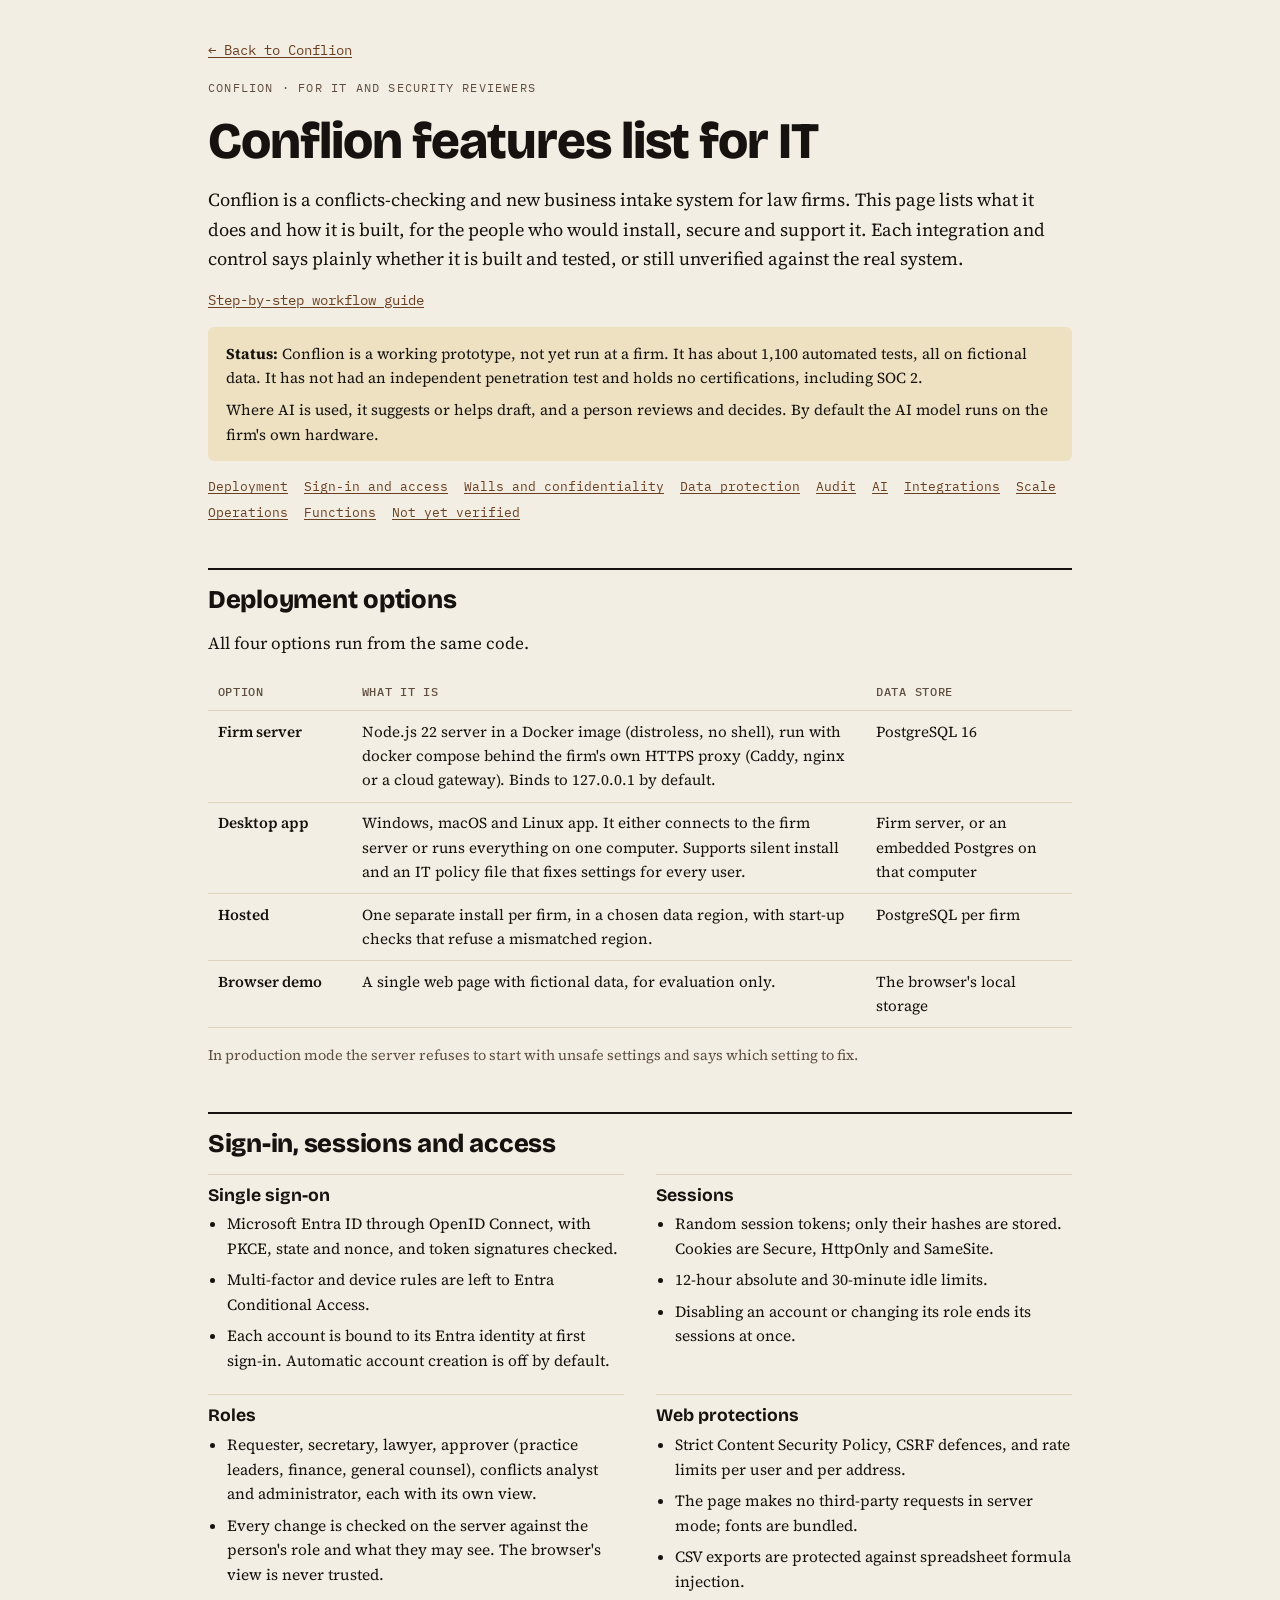
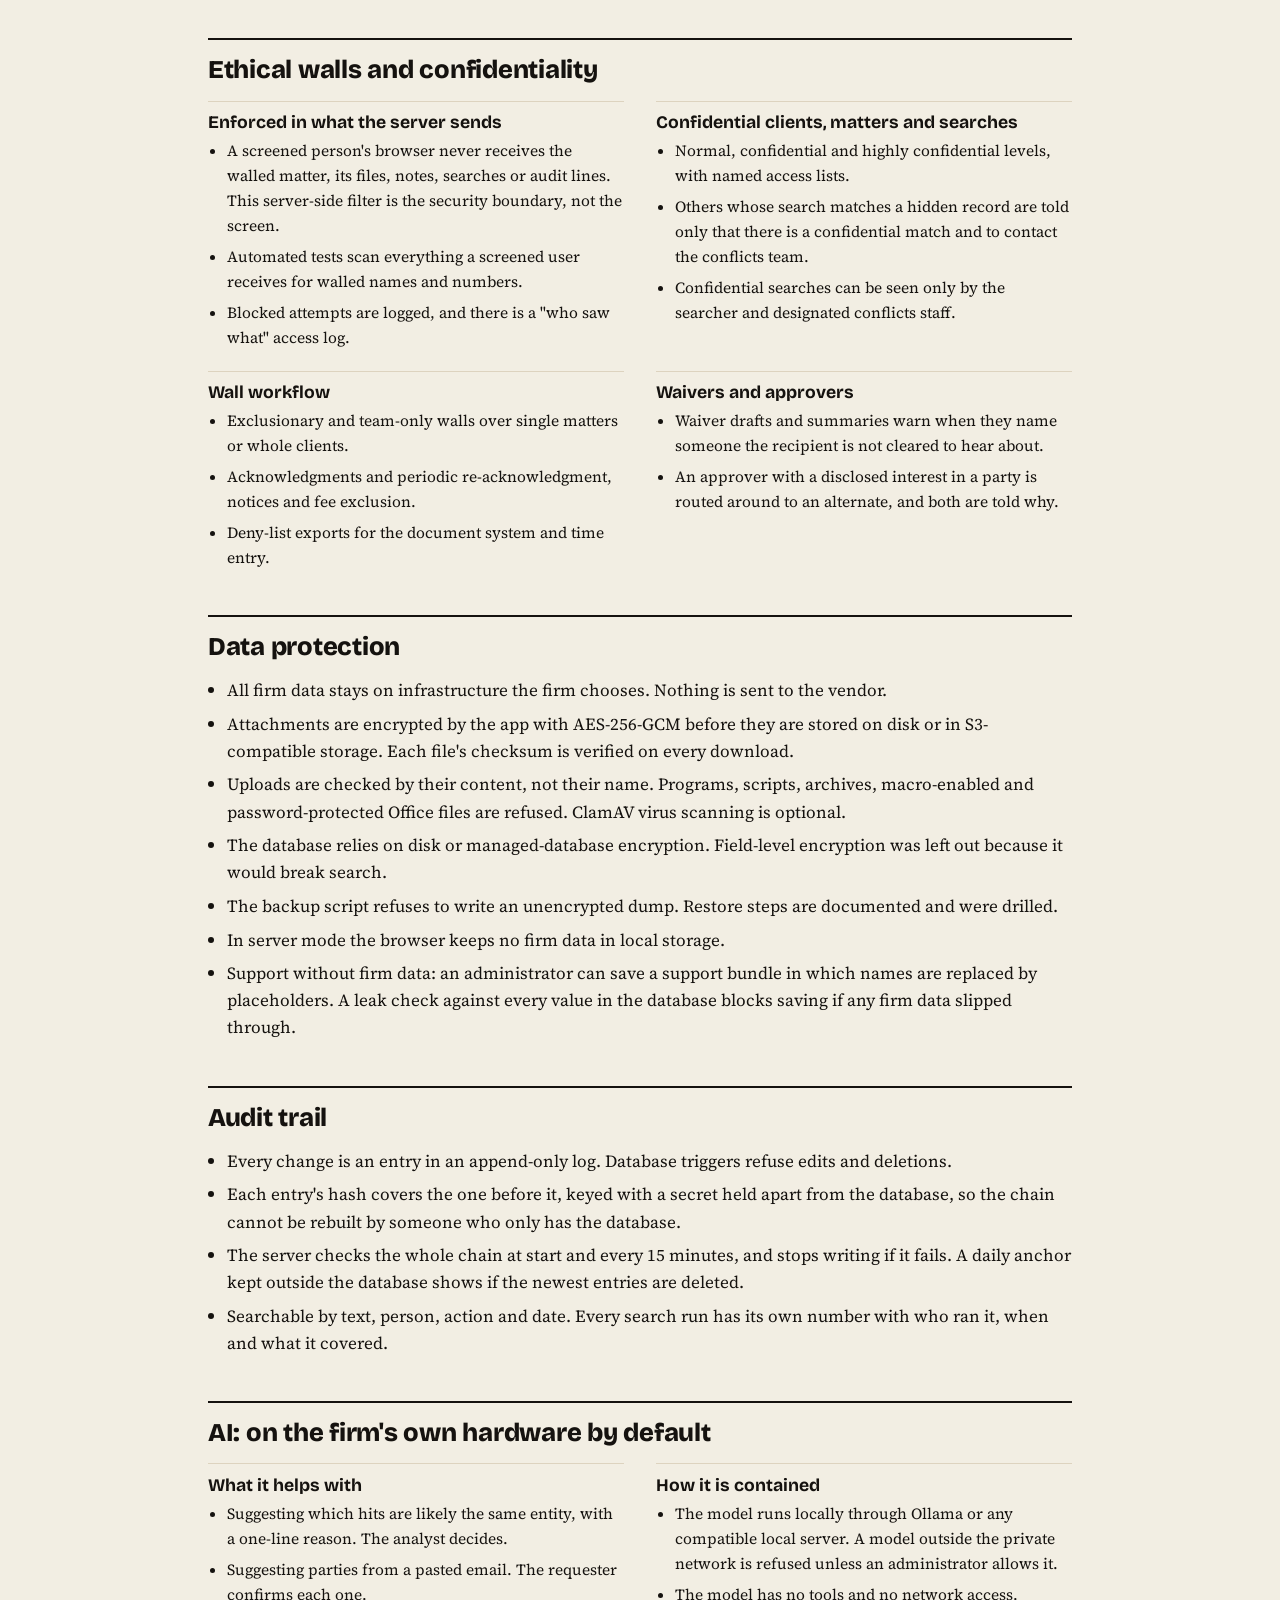
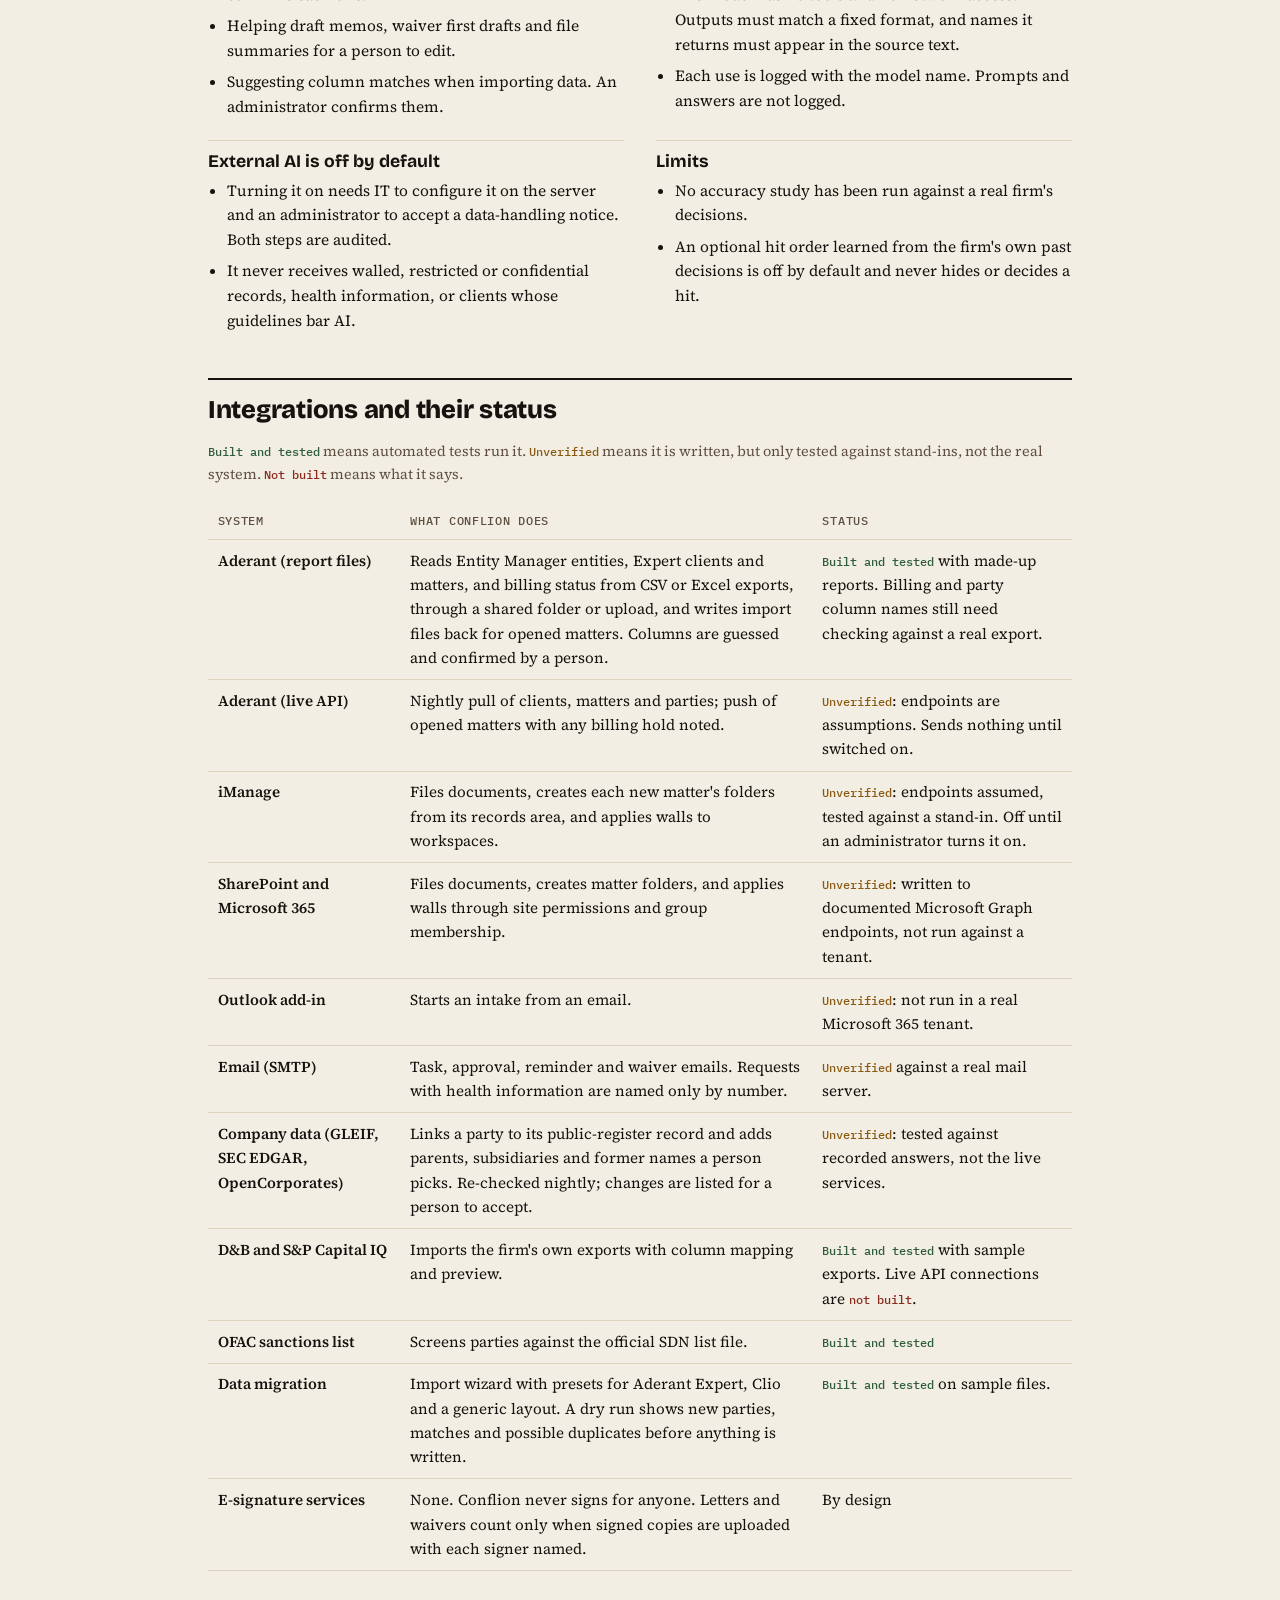
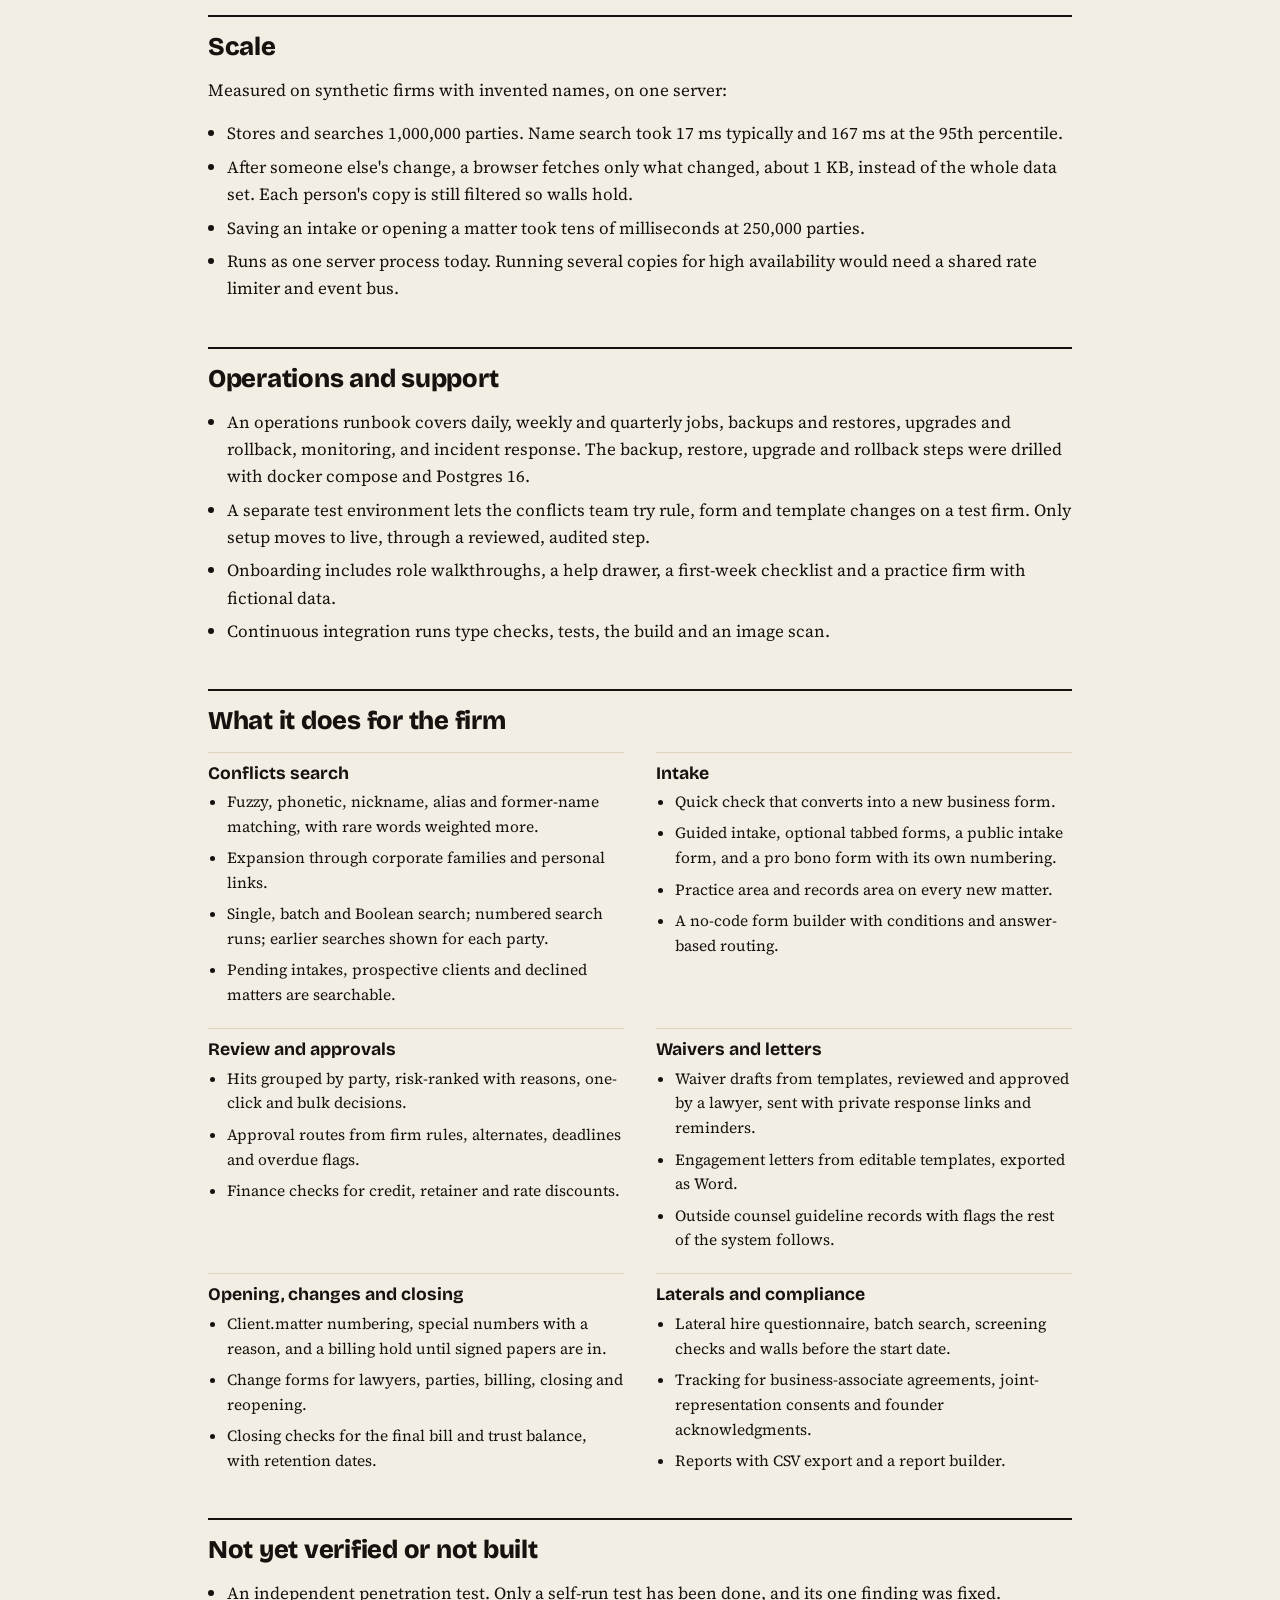
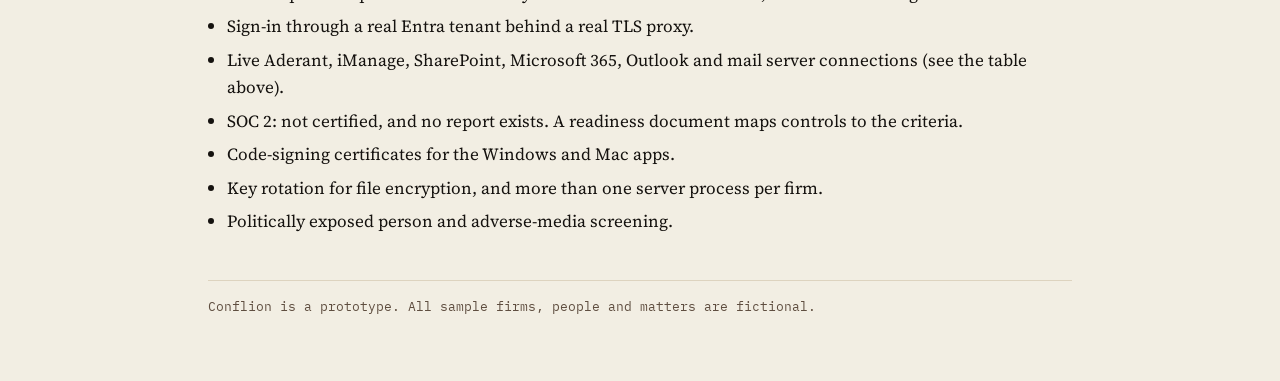
<file: demos/conflion-it-features.html>
<!doctype html>
<html lang="en">
<head>
<meta charset="utf-8">
<meta name="viewport" content="width=device-width, initial-scale=1">
<meta name="description" content="Conflion features list for a law firm's IT team: deployment, sign-in, walls and confidentiality, data protection, audit, AI, integrations, scale and what is not yet verified.">
<title>Conflion Features for IT</title>
<link rel="preconnect" href="https://fonts.googleapis.com">
<link rel="preconnect" href="https://fonts.gstatic.com" crossorigin>
<link rel="stylesheet" href="https://fonts.googleapis.com/css2?family=Bricolage+Grotesque:opsz,wght@12..96,500;12..96,700;12..96,800&family=Source+Serif+4:opsz,wght@8..60,400;8..60,600&family=IBM+Plex+Mono:wght@400;500&display=swap">
<style>
:root {
  color-scheme: light;
  --bg: #f2eee3; --surface: #fbf9f3; --rule: #ddd3bf; --ink: #15120f; --muted: #5f4e40;
  --accent: #6b3f22; --mark: #a9822f; --mark-soft: #ede1c1;
  --ok: #2f5d3a; --part: #8a5a12; --no: #8b2a1f;
  --display: "Bricolage Grotesque", "Avenir Next", "Helvetica Neue", Arial, sans-serif;
  --body: "Source Serif 4", Georgia, "Times New Roman", serif;
  --mono: "IBM Plex Mono", ui-monospace, Menlo, monospace;
}
* { box-sizing: border-box; }
body { background: var(--bg); color: var(--ink); font-family: var(--body); font-size: 1.0625rem; line-height: 1.6; margin: 0; }
.wrap { max-width: 56rem; margin: 0 auto; padding: 2.5rem 1rem 4rem; display: grid; gap: 2.75rem; }
a { color: var(--accent); text-underline-offset: 0.18em; }
:focus-visible { outline: 2px solid var(--accent); outline-offset: 3px; border-radius: 3px; }
h1, h2, h3 { font-family: var(--display); line-height: 1.1; margin: 0; text-wrap: balance; }
h1 { font-size: clamp(2.1rem, 6vw, 3.2rem); font-weight: 800; letter-spacing: -0.02em; }
h2 { font-size: 1.6rem; font-weight: 800; letter-spacing: -0.01em; }
h3 { font-size: 1.1rem; font-weight: 700; }
p, ul { margin: 0; }
ul { padding-left: 1.2rem; display: grid; gap: 0.4rem; }
.eyebrow { font-family: var(--mono); font-size: 0.75rem; letter-spacing: 0.1em; text-transform: uppercase; color: var(--muted); }
.back { font-family: var(--mono); font-size: 0.85rem; }
header { display: grid; gap: 1rem; }
.lede { font-size: 1.15rem; }
.links { display: flex; flex-wrap: wrap; gap: 0.5rem 1.25rem; font-family: var(--mono); font-size: 0.85rem; }
.note { background: var(--mark-soft); border-radius: 6px; padding: 0.9rem 1.1rem; font-size: 0.95rem; display: grid; gap: 0.5rem; }
.toc { display: flex; flex-wrap: wrap; gap: 0.35rem 1rem; font-family: var(--mono); font-size: 0.8rem; }
section { display: grid; gap: 1rem; border-top: 2px solid var(--ink); padding-top: 1rem; scroll-margin-top: 1rem; }
.grid { display: grid; grid-template-columns: repeat(2, minmax(0, 1fr)); gap: 1.25rem 2rem; }
.grid > div { display: grid; gap: 0.45rem; align-content: start; border-top: 1px solid var(--rule); padding-top: 0.7rem; min-width: 0; }
.grid ul { font-size: 0.97rem; }
.tablewrap { overflow-x: auto; }
table { width: 100%; border-collapse: collapse; font-size: 0.95rem; }
th, td { text-align: left; vertical-align: top; padding: 0.55rem 0.6rem; border-bottom: 1px solid var(--rule); }
th { font-family: var(--mono); font-size: 0.75rem; letter-spacing: 0.06em; text-transform: uppercase; color: var(--muted); font-weight: 500; }
td:first-child { font-weight: 600; min-width: 9rem; }
.st { font-family: var(--mono); font-size: 0.78rem; white-space: nowrap; font-weight: 500; }
.st.ok { color: var(--ok); } .st.part { color: var(--part); } .st.no { color: var(--no); }
.legend { font-size: 0.9rem; color: var(--muted); }
code { font-family: var(--mono); font-size: 0.86em; }
footer { border-top: 1px solid var(--rule); padding-top: 1rem; font-family: var(--mono); font-size: 0.8rem; color: var(--muted); }
@media (max-width: 680px) { .grid { grid-template-columns: minmax(0, 1fr); } }
</style>
</head>
<body>
<main class="wrap">
  <header>
    <a class="back" href="../#conflion">&larr; Back to Conflion</a>
    <span class="eyebrow">Conflion · For IT and security reviewers</span>
    <h1>Conflion features list for IT</h1>
    <p class="lede">Conflion is a conflicts-checking and new business intake system for law firms. This page lists what it does and how it is built, for the people who would install, secure and support it. Each integration and control says plainly whether it is built and tested, or still unverified against the real system.</p>
    <p class="links"><a href="conflion-workflow-guide.html">Step-by-step workflow guide</a></p>
    <div class="note">
      <p><strong>Status:</strong> Conflion is a working prototype, not yet run at a firm. It has about 1,100 automated tests, all on fictional data. It has not had an independent penetration test and holds no certifications, including SOC 2.</p>
      <p>Where AI is used, it suggests or helps draft, and a person reviews and decides. By default the AI model runs on the firm's own hardware.</p>
    </div>
    <nav class="toc" aria-label="Sections">
      <a href="#deploy">Deployment</a><a href="#signin">Sign-in and access</a><a href="#walls">Walls and confidentiality</a><a href="#data">Data protection</a><a href="#audit">Audit</a><a href="#ai">AI</a><a href="#integrations">Integrations</a><a href="#scale">Scale</a><a href="#ops">Operations</a><a href="#functions">Functions</a><a href="#open">Not yet verified</a>
    </nav>
  </header>

  <section id="deploy">
    <h2>Deployment options</h2>
    <p>All four options run from the same code.</p>
    <div class="tablewrap"><table>
      <thead><tr><th>Option</th><th>What it is</th><th>Data store</th></tr></thead>
      <tbody>
        <tr><td>Firm server</td><td>Node.js 22 server in a Docker image (distroless, no shell), run with docker compose behind the firm's own HTTPS proxy (Caddy, nginx or a cloud gateway). Binds to 127.0.0.1 by default.</td><td>PostgreSQL 16</td></tr>
        <tr><td>Desktop app</td><td>Windows, macOS and Linux app. It either connects to the firm server or runs everything on one computer. Supports silent install and an IT policy file that fixes settings for every user.</td><td>Firm server, or an embedded Postgres on that computer</td></tr>
        <tr><td>Hosted</td><td>One separate install per firm, in a chosen data region, with start-up checks that refuse a mismatched region.</td><td>PostgreSQL per firm</td></tr>
        <tr><td>Browser demo</td><td>A single web page with fictional data, for evaluation only.</td><td>The browser's local storage</td></tr>
      </tbody>
    </table></div>
    <p class="legend">In production mode the server refuses to start with unsafe settings and says which setting to fix.</p>
  </section>

  <section id="signin">
    <h2>Sign-in, sessions and access</h2>
    <div class="grid">
      <div>
        <h3>Single sign-on</h3>
        <ul>
          <li>Microsoft Entra ID through OpenID Connect, with PKCE, state and nonce, and token signatures checked.</li>
          <li>Multi-factor and device rules are left to Entra Conditional Access.</li>
          <li>Each account is bound to its Entra identity at first sign-in. Automatic account creation is off by default.</li>
        </ul>
      </div>
      <div>
        <h3>Sessions</h3>
        <ul>
          <li>Random session tokens; only their hashes are stored. Cookies are Secure, HttpOnly and SameSite.</li>
          <li>12-hour absolute and 30-minute idle limits.</li>
          <li>Disabling an account or changing its role ends its sessions at once.</li>
        </ul>
      </div>
      <div>
        <h3>Roles</h3>
        <ul>
          <li>Requester, secretary, lawyer, approver (practice leaders, finance, general counsel), conflicts analyst and administrator, each with its own view.</li>
          <li>Every change is checked on the server against the person's role and what they may see. The browser's view is never trusted.</li>
        </ul>
      </div>
      <div>
        <h3>Web protections</h3>
        <ul>
          <li>Strict Content Security Policy, CSRF defences, and rate limits per user and per address.</li>
          <li>The page makes no third-party requests in server mode; fonts are bundled.</li>
          <li>CSV exports are protected against spreadsheet formula injection.</li>
        </ul>
      </div>
    </div>
  </section>

  <section id="walls">
    <h2>Ethical walls and confidentiality</h2>
    <div class="grid">
      <div>
        <h3>Enforced in what the server sends</h3>
        <ul>
          <li>A screened person's browser never receives the walled matter, its files, notes, searches or audit lines. This server-side filter is the security boundary, not the screen.</li>
          <li>Automated tests scan everything a screened user receives for walled names and numbers.</li>
          <li>Blocked attempts are logged, and there is a "who saw what" access log.</li>
        </ul>
      </div>
      <div>
        <h3>Confidential clients, matters and searches</h3>
        <ul>
          <li>Normal, confidential and highly confidential levels, with named access lists.</li>
          <li>Others whose search matches a hidden record are told only that there is a confidential match and to contact the conflicts team.</li>
          <li>Confidential searches can be seen only by the searcher and designated conflicts staff.</li>
        </ul>
      </div>
      <div>
        <h3>Wall workflow</h3>
        <ul>
          <li>Exclusionary and team-only walls over single matters or whole clients.</li>
          <li>Acknowledgments and periodic re-acknowledgment, notices and fee exclusion.</li>
          <li>Deny-list exports for the document system and time entry.</li>
        </ul>
      </div>
      <div>
        <h3>Waivers and approvers</h3>
        <ul>
          <li>Waiver drafts and summaries warn when they name someone the recipient is not cleared to hear about.</li>
          <li>An approver with a disclosed interest in a party is routed around to an alternate, and both are told why.</li>
        </ul>
      </div>
    </div>
  </section>

  <section id="data">
    <h2>Data protection</h2>
    <ul>
      <li>All firm data stays on infrastructure the firm chooses. Nothing is sent to the vendor.</li>
      <li>Attachments are encrypted by the app with AES-256-GCM before they are stored on disk or in S3-compatible storage. Each file's checksum is verified on every download.</li>
      <li>Uploads are checked by their content, not their name. Programs, scripts, archives, macro-enabled and password-protected Office files are refused. ClamAV virus scanning is optional.</li>
      <li>The database relies on disk or managed-database encryption. Field-level encryption was left out because it would break search.</li>
      <li>The backup script refuses to write an unencrypted dump. Restore steps are documented and were drilled.</li>
      <li>In server mode the browser keeps no firm data in local storage.</li>
      <li>Support without firm data: an administrator can save a support bundle in which names are replaced by placeholders. A leak check against every value in the database blocks saving if any firm data slipped through.</li>
    </ul>
  </section>

  <section id="audit">
    <h2>Audit trail</h2>
    <ul>
      <li>Every change is an entry in an append-only log. Database triggers refuse edits and deletions.</li>
      <li>Each entry's hash covers the one before it, keyed with a secret held apart from the database, so the chain cannot be rebuilt by someone who only has the database.</li>
      <li>The server checks the whole chain at start and every 15 minutes, and stops writing if it fails. A daily anchor kept outside the database shows if the newest entries are deleted.</li>
      <li>Searchable by text, person, action and date. Every search run has its own number with who ran it, when and what it covered.</li>
    </ul>
  </section>

  <section id="ai">
    <h2>AI: on the firm's own hardware by default</h2>
    <div class="grid">
      <div>
        <h3>What it helps with</h3>
        <ul>
          <li>Suggesting which hits are likely the same entity, with a one-line reason. The analyst decides.</li>
          <li>Suggesting parties from a pasted email. The requester confirms each one.</li>
          <li>Helping draft memos, waiver first drafts and file summaries for a person to edit.</li>
          <li>Suggesting column matches when importing data. An administrator confirms them.</li>
        </ul>
      </div>
      <div>
        <h3>How it is contained</h3>
        <ul>
          <li>The model runs locally through Ollama or any compatible local server. A model outside the private network is refused unless an administrator allows it.</li>
          <li>The model has no tools and no network access. Outputs must match a fixed format, and names it returns must appear in the source text.</li>
          <li>Each use is logged with the model name. Prompts and answers are not logged.</li>
        </ul>
      </div>
      <div>
        <h3>External AI is off by default</h3>
        <ul>
          <li>Turning it on needs IT to configure it on the server and an administrator to accept a data-handling notice. Both steps are audited.</li>
          <li>It never receives walled, restricted or confidential records, health information, or clients whose guidelines bar AI.</li>
        </ul>
      </div>
      <div>
        <h3>Limits</h3>
        <ul>
          <li>No accuracy study has been run against a real firm's decisions.</li>
          <li>An optional hit order learned from the firm's own past decisions is off by default and never hides or decides a hit.</li>
        </ul>
      </div>
    </div>
  </section>

  <section id="integrations">
    <h2>Integrations and their status</h2>
    <p class="legend"><span class="st ok">Built and tested</span> means automated tests run it. <span class="st part">Unverified</span> means it is written, but only tested against stand-ins, not the real system. <span class="st no">Not built</span> means what it says.</p>
    <div class="tablewrap"><table>
      <thead><tr><th>System</th><th>What Conflion does</th><th>Status</th></tr></thead>
      <tbody>
        <tr><td>Aderant (report files)</td><td>Reads Entity Manager entities, Expert clients and matters, and billing status from CSV or Excel exports, through a shared folder or upload, and writes import files back for opened matters. Columns are guessed and confirmed by a person.</td><td><span class="st ok">Built and tested</span> with made-up reports. Billing and party column names still need checking against a real export.</td></tr>
        <tr><td>Aderant (live API)</td><td>Nightly pull of clients, matters and parties; push of opened matters with any billing hold noted.</td><td><span class="st part">Unverified</span>: endpoints are assumptions. Sends nothing until switched on.</td></tr>
        <tr><td>iManage</td><td>Files documents, creates each new matter's folders from its records area, and applies walls to workspaces.</td><td><span class="st part">Unverified</span>: endpoints assumed, tested against a stand-in. Off until an administrator turns it on.</td></tr>
        <tr><td>SharePoint and Microsoft 365</td><td>Files documents, creates matter folders, and applies walls through site permissions and group membership.</td><td><span class="st part">Unverified</span>: written to documented Microsoft Graph endpoints, not run against a tenant.</td></tr>
        <tr><td>Outlook add-in</td><td>Starts an intake from an email.</td><td><span class="st part">Unverified</span>: not run in a real Microsoft 365 tenant.</td></tr>
        <tr><td>Email (SMTP)</td><td>Task, approval, reminder and waiver emails. Requests with health information are named only by number.</td><td><span class="st part">Unverified</span> against a real mail server.</td></tr>
        <tr><td>Company data (GLEIF, SEC EDGAR, OpenCorporates)</td><td>Links a party to its public-register record and adds parents, subsidiaries and former names a person picks. Re-checked nightly; changes are listed for a person to accept.</td><td><span class="st part">Unverified</span>: tested against recorded answers, not the live services.</td></tr>
        <tr><td>D&amp;B and S&amp;P Capital IQ</td><td>Imports the firm's own exports with column mapping and preview.</td><td><span class="st ok">Built and tested</span> with sample exports. Live API connections are <span class="st no">not built</span>.</td></tr>
        <tr><td>OFAC sanctions list</td><td>Screens parties against the official SDN list file.</td><td><span class="st ok">Built and tested</span></td></tr>
        <tr><td>Data migration</td><td>Import wizard with presets for Aderant Expert, Clio and a generic layout. A dry run shows new parties, matches and possible duplicates before anything is written.</td><td><span class="st ok">Built and tested</span> on sample files.</td></tr>
        <tr><td>E-signature services</td><td>None. Conflion never signs for anyone. Letters and waivers count only when signed copies are uploaded with each signer named.</td><td>By design</td></tr>
      </tbody>
    </table></div>
  </section>

  <section id="scale">
    <h2>Scale</h2>
    <p>Measured on synthetic firms with invented names, on one server:</p>
    <ul>
      <li>Stores and searches 1,000,000 parties. Name search took 17 ms typically and 167 ms at the 95th percentile.</li>
      <li>After someone else's change, a browser fetches only what changed, about 1 KB, instead of the whole data set. Each person's copy is still filtered so walls hold.</li>
      <li>Saving an intake or opening a matter took tens of milliseconds at 250,000 parties.</li>
      <li>Runs as one server process today. Running several copies for high availability would need a shared rate limiter and event bus.</li>
    </ul>
  </section>

  <section id="ops">
    <h2>Operations and support</h2>
    <ul>
      <li>An operations runbook covers daily, weekly and quarterly jobs, backups and restores, upgrades and rollback, monitoring, and incident response. The backup, restore, upgrade and rollback steps were drilled with docker compose and Postgres 16.</li>
      <li>A separate test environment lets the conflicts team try rule, form and template changes on a test firm. Only setup moves to live, through a reviewed, audited step.</li>
      <li>Onboarding includes role walkthroughs, a help drawer, a first-week checklist and a practice firm with fictional data.</li>
      <li>Continuous integration runs type checks, tests, the build and an image scan.</li>
    </ul>
  </section>

  <section id="functions">
    <h2>What it does for the firm</h2>
    <div class="grid">
      <div>
        <h3>Conflicts search</h3>
        <ul>
          <li>Fuzzy, phonetic, nickname, alias and former-name matching, with rare words weighted more.</li>
          <li>Expansion through corporate families and personal links.</li>
          <li>Single, batch and Boolean search; numbered search runs; earlier searches shown for each party.</li>
          <li>Pending intakes, prospective clients and declined matters are searchable.</li>
        </ul>
      </div>
      <div>
        <h3>Intake</h3>
        <ul>
          <li>Quick check that converts into a new business form.</li>
          <li>Guided intake, optional tabbed forms, a public intake form, and a pro bono form with its own numbering.</li>
          <li>Practice area and records area on every new matter.</li>
          <li>A no-code form builder with conditions and answer-based routing.</li>
        </ul>
      </div>
      <div>
        <h3>Review and approvals</h3>
        <ul>
          <li>Hits grouped by party, risk-ranked with reasons, one-click and bulk decisions.</li>
          <li>Approval routes from firm rules, alternates, deadlines and overdue flags.</li>
          <li>Finance checks for credit, retainer and rate discounts.</li>
        </ul>
      </div>
      <div>
        <h3>Waivers and letters</h3>
        <ul>
          <li>Waiver drafts from templates, reviewed and approved by a lawyer, sent with private response links and reminders.</li>
          <li>Engagement letters from editable templates, exported as Word.</li>
          <li>Outside counsel guideline records with flags the rest of the system follows.</li>
        </ul>
      </div>
      <div>
        <h3>Opening, changes and closing</h3>
        <ul>
          <li>Client.matter numbering, special numbers with a reason, and a billing hold until signed papers are in.</li>
          <li>Change forms for lawyers, parties, billing, closing and reopening.</li>
          <li>Closing checks for the final bill and trust balance, with retention dates.</li>
        </ul>
      </div>
      <div>
        <h3>Laterals and compliance</h3>
        <ul>
          <li>Lateral hire questionnaire, batch search, screening checks and walls before the start date.</li>
          <li>Tracking for business-associate agreements, joint-representation consents and founder acknowledgments.</li>
          <li>Reports with CSV export and a report builder.</li>
        </ul>
      </div>
    </div>
  </section>

  <section id="open">
    <h2>Not yet verified or not built</h2>
    <ul>
      <li>An independent penetration test. Only a self-run test has been done, and its one finding was fixed.</li>
      <li>Sign-in through a real Entra tenant behind a real TLS proxy.</li>
      <li>Live Aderant, iManage, SharePoint, Microsoft 365, Outlook and mail server connections (see the table above).</li>
      <li>SOC 2: not certified, and no report exists. A readiness document maps controls to the criteria.</li>
      <li>Code-signing certificates for the Windows and Mac apps.</li>
      <li>Key rotation for file encryption, and more than one server process per firm.</li>
      <li>Politically exposed person and adverse-media screening.</li>
    </ul>
  </section>

  <footer>Conflion is a prototype. All sample firms, people and matters are fictional.</footer>
</main>
</body>
</html>
</file>
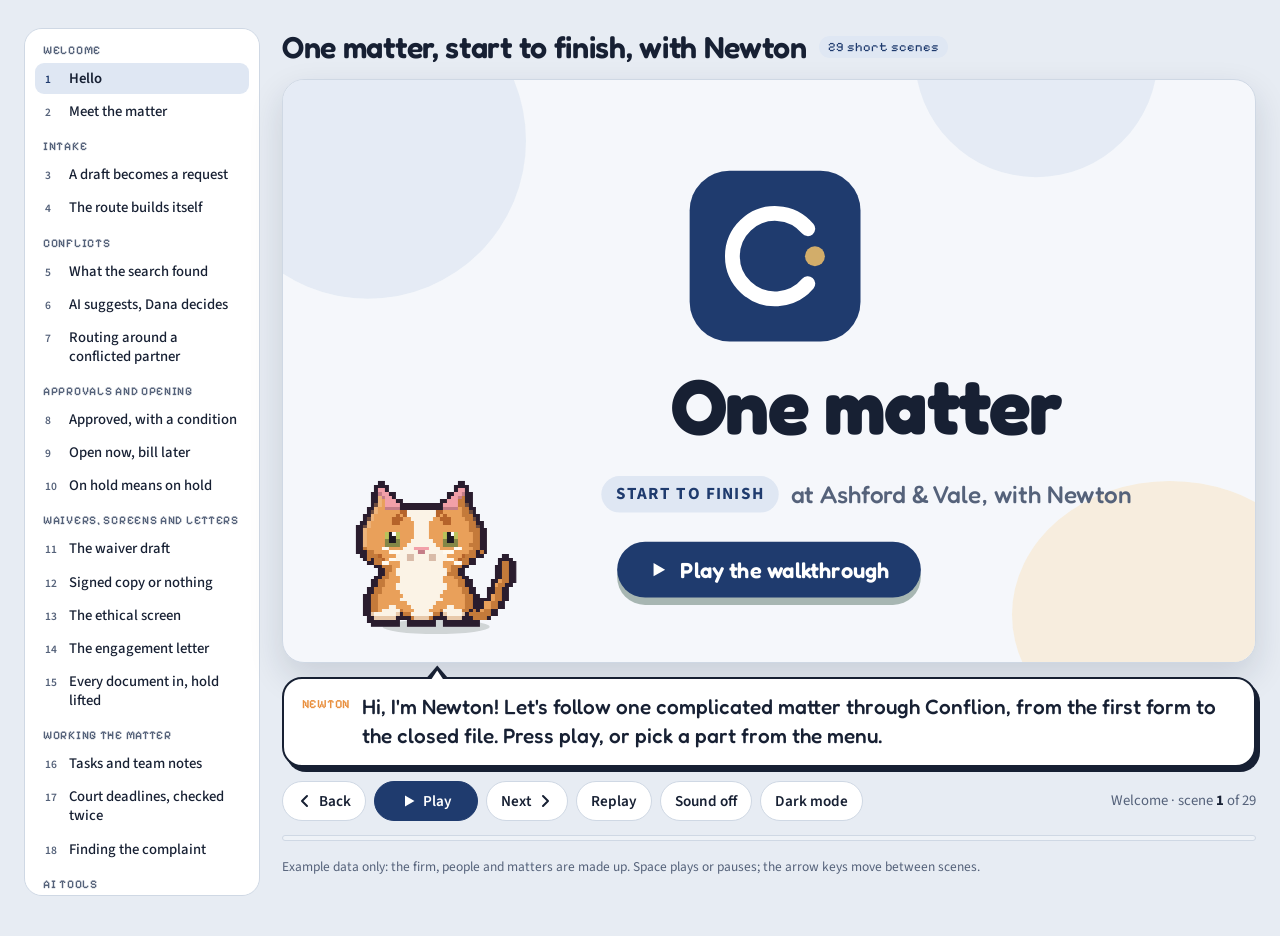
<file: demos/conflion-matter-walkthrough.html>
<!doctype html><html lang="en"><meta charset="utf-8"><meta name="viewport" content="width=device-width, initial-scale=1">
<title>Conflion Matter Walkthrough</title>
<meta name="claude:viewport-fit-sides" content="cover">
<script>/* A light or dark choice made with the page's own button wins over the device setting. */ try { const th = localStorage.getItem('newton-theme'); if (th === 'light' || th === 'dark') document.documentElement.dataset.theme = th; } catch (e) {}</script>
<link rel="preconnect" href="https://fonts.googleapis.com">
<link rel="preconnect" href="https://fonts.gstatic.com" crossorigin>
<link rel="stylesheet" href="https://fonts.googleapis.com/css2?family=Fredoka:wght@400;500;600;700&family=Pixelify+Sans:wght@500;600&family=Source+Sans+3:wght@400;600;700&display=swap">
<style>
/* Layout: one 800x480 scene, scaled to fit, with Newton living inside it; his speech bubble sits under it, chapter dots under that. */
:root {
  --bg: #e6efe8;
  --stage: #f4f8f4;
  --surface: #ffffff;
  --surface-2: #eef4ef;
  --line: #cddbd1;
  --ink: #17251e;
  --muted: #55675d;
  --green: #2c6a4f;
  --green-2: #3f8a68;
  --on-green: #ffffff;
  --mint: #d8eadf;
  --amber-bg: #f8ead2;
  --amber: #8a5a12;
  --tabby: #e9903f;
  --brass: #d2ad6a;
  --navy: #1f3b6e;
  --brand: var(--green); --on-brand: var(--on-green); --brand-2: var(--green-2);
  --hi: #b4322a; --hi-bg: #fbe2de;
  --mid: #93650c; --mid-bg: #fbefd4;
  --lo: #2c6a4f; --lo-bg: #dcefe3;
  --shadow: 0 14px 34px rgba(23, 50, 36, .14);
  --f-display: 'Fredoka', 'Baloo 2', ui-rounded, 'Nunito', system-ui, sans-serif;
  --f-ui: 'Source Sans 3', 'Segoe UI', system-ui, -apple-system, sans-serif;
  --f-pixel: 'Pixelify Sans', ui-monospace, 'SF Mono', monospace;
}
@media (prefers-color-scheme: dark) {
  :root:not([data-theme="light"]) {
    --bg: #0e1813; --stage: #14221b; --surface: #1b2c23; --surface-2: #213429; --line: #2f4638;
    --ink: #e5efe8; --muted: #a2b6aa; --green: #4f9e78; --green-2: #6cb891; --on-green: #08130d; --mint: #23402f;
    --amber-bg: #3a2f1c; --amber: #f0c47a; --tabby: #f2a55c; --brass: #e2c07f; --navy: #6d8fd0;
    --hi: #ff8f84; --hi-bg: #45231f; --mid: #f0c47a; --mid-bg: #3d321c; --lo: #7fd0a6; --lo-bg: #1f3a2b;
    --shadow: 0 14px 34px rgba(0, 0, 0, .45);
    color-scheme: dark;
  }
}
:root[data-theme="dark"] {
  --bg: #0e1813; --stage: #14221b; --surface: #1b2c23; --surface-2: #213429; --line: #2f4638;
  --ink: #e5efe8; --muted: #a2b6aa; --green: #4f9e78; --green-2: #6cb891; --on-green: #08130d; --mint: #23402f;
  --amber-bg: #3a2f1c; --amber: #f0c47a; --tabby: #f2a55c; --brass: #e2c07f; --navy: #6d8fd0;
  --hi: #ff8f84; --hi-bg: #45231f; --mid: #f0c47a; --mid-bg: #3d321c; --lo: #7fd0a6; --lo-bg: #1f3a2b;
  --shadow: 0 14px 34px rgba(0, 0, 0, .45);
  color-scheme: dark;
}
* { box-sizing: border-box; }
body {
  background: var(--bg); color: var(--ink); font-family: var(--f-ui);
  padding-left: max(16px, env(safe-area-inset-left, 0px));
  padding-right: max(16px, env(safe-area-inset-right, 0px));
  padding-block: 20px 32px;
}
.page { max-width: 960px; margin: 0 auto; display: grid; gap: 14px; }
header.top { display: flex; align-items: center; gap: 12px; flex-wrap: wrap; }
header.top h1 { font-family: var(--f-display); font-weight: 600; font-size: clamp(1.35rem, 3.6vw, 1.9rem); margin: 0; text-wrap: balance; letter-spacing: -.01em; }
header.top .tag { font-family: var(--f-pixel); font-size: .8rem; color: var(--green); background: var(--mint); padding: 3px 9px; border-radius: 999px; }

/* Stage */
.wrap { position: relative; width: 100%; aspect-ratio: 800 / 480; max-width: 100%; border-radius: 22px; overflow: hidden; background: var(--stage); box-shadow: var(--shadow); border: 1px solid var(--line); }
.vp { position: absolute; left: 0; top: 0; width: 800px; height: 480px; transform-origin: 0 0; font-size: 17px; }
.bg { position: absolute; inset: 0; overflow: hidden; pointer-events: none; }
.blob { position: absolute; border-radius: 50%; background: var(--mint); opacity: .7; animation: drift 18s ease-in-out infinite alternate; }
.blob.b2 { animation-duration: 23s; animation-direction: alternate-reverse; background: var(--amber-bg); }
.blob.b3 { animation-duration: 29s; }
@keyframes drift { to { transform: translate(40px, -26px) scale(1.12); } }
.paw { position: absolute; width: 22px; height: 22px; opacity: .14; color: var(--green); animation: paw 14s linear infinite; }
@keyframes paw { 0% { transform: translateY(40px) rotate(0); opacity: 0; } 15% { opacity: .16; } 85% { opacity: .16; } 100% { transform: translateY(-520px) rotate(80deg); opacity: 0; } }
.sc { position: absolute; inset: 0; }
canvas.fx { position: absolute; inset: 0; pointer-events: none; z-index: 40; }

/* Newton */
.newton { position: absolute; left: 0; top: 0; width: 132px; height: 120px; z-index: 30; will-change: transform; }
.nt-shadow { position: absolute; left: 22px; right: 22px; bottom: -6px; height: 12px; border-radius: 50%; background: rgba(20, 40, 28, .16); }
.nt-body { position: absolute; inset: 0; transform-origin: 50% 100%; }
.nt-body img { position: absolute; bottom: 0; left: 50%; image-rendering: pixelated; transform: translateX(-50%); }
.nt-body.flip img { transform: translateX(-50%) scaleX(-1); }
.zzz { position: absolute; font-family: var(--f-pixel); color: var(--green); font-size: 22px; animation: zz 2.6s ease-out infinite; }
@keyframes zz { from { transform: translate(0, 0) scale(.6); opacity: 0; } 30% { opacity: 1; } to { transform: translate(30px, -70px) scale(1.2); opacity: 0; } }

/* Speech bubble */
.bubble { position: relative; background: var(--surface); border: 2px solid var(--ink); border-radius: 20px; padding: 14px 18px 14px 18px; min-height: 5.6em; box-shadow: 4px 5px 0 var(--ink); display: flex; gap: 12px; align-items: flex-start; }
.bubble .tail { position: absolute; top: -14px; left: 12%; width: 24px; height: 14px; transition: left .9s cubic-bezier(.2, .8, .2, 1); }
.bubble .tail::before { content: ""; position: absolute; inset: 0; background: var(--ink); clip-path: polygon(0 100%, 50% 0, 100% 100%); }
.bubble .tail::after { content: ""; position: absolute; left: 4px; right: 4px; top: 5px; bottom: -3px; background: var(--surface); clip-path: polygon(0 100%, 50% 0, 100% 100%); }
.bubble .who { font-family: var(--f-pixel); font-size: .78rem; color: var(--tabby); flex: none; padding-top: 4px; letter-spacing: .04em; }
.bubble p { margin: 0; font-family: var(--f-display); font-weight: 500; font-size: clamp(1.02rem, 2.4vw, 1.3rem); line-height: 1.38; min-width: 0; text-wrap: pretty; }
.bubble p .caret { display: inline-block; width: .5em; height: 1em; vertical-align: -.12em; background: var(--tabby); margin-left: 2px; border-radius: 2px; animation: blink 1s steps(2) infinite; }
@keyframes blink { 50% { opacity: 0; } }

/* Controls */
.controls { display: flex; align-items: center; gap: 8px; flex-wrap: wrap; }
.btn { font: 600 .95rem var(--f-ui); color: var(--ink); background: var(--surface); border: 1.5px solid var(--line); border-radius: 999px; padding: 8px 14px; cursor: pointer; display: inline-flex; align-items: center; gap: 6px; min-height: 40px; }
.btn:hover { border-color: var(--green); }
.btn:focus-visible, .dot:focus-visible, .play-big:focus-visible { outline: 3px solid var(--tabby); outline-offset: 2px; }
.btn.primary { background: var(--green); border-color: var(--green); color: var(--on-green); min-width: 104px; justify-content: center; }
.btn svg { width: 16px; height: 16px; }
.now { margin-left: auto; font-size: .92rem; color: var(--muted); font-variant-numeric: tabular-nums; }
.now b { color: var(--ink); }
.progress { height: 6px; border-radius: 999px; background: var(--surface-2); overflow: hidden; border: 1px solid var(--line); }
.progress i { display: block; height: 100%; width: 0; background: linear-gradient(90deg, var(--green), var(--tabby)); border-radius: inherit; }
.shell { max-width: 1240px; margin: 0 auto; display: grid; grid-template-columns: 236px minmax(0, 1fr); gap: 22px; align-items: start; }
.shell .page { margin: 0; max-width: none; }
.menu { position: sticky; top: calc(env(safe-area-inset-top, 0px) + 16px); background: var(--surface); border: 1.5px solid var(--line); border-radius: 18px; padding: 12px 10px; display: grid; gap: 2px; max-height: calc(100vh - 32px); overflow: auto; }
.menu .mh { font: 600 .74rem var(--f-pixel); letter-spacing: .06em; color: var(--muted); padding: 10px 8px 4px; text-transform: uppercase; }
.menu .mh:first-child { padding-top: 2px; }
.menu .mh.extra { color: var(--amber); }
.menu button { all: unset; box-sizing: border-box; cursor: pointer; font: 500 .92rem var(--f-ui); color: var(--ink); padding: 6px 8px 6px 10px; border-radius: 9px; display: flex; gap: 8px; align-items: baseline; line-height: 1.3; }
.menu button .i { font: 600 .72rem var(--f-ui); color: var(--muted); font-variant-numeric: tabular-nums; min-width: 1.4em; }
.menu button:hover { background: var(--surface-2); }
.menu button:focus-visible { outline: 3px solid var(--tabby); outline-offset: 1px; }
.menu button[aria-current="true"] { background: var(--mint); font-weight: 600; }
.menu button[aria-current="true"] .i { color: var(--green); }
.menu button.seen .i::after { content: " ✓"; color: var(--green); }
.menu-btn { display: none; margin-left: auto; }
@media (max-width: 900px) {
  .shell { grid-template-columns: minmax(0, 1fr); }
  .menu { display: none; position: static; max-height: none; grid-row: 2; }
  .menu.open { display: grid; }
  .shell .page { grid-row: 1; }
  .menu-btn { display: inline-flex; }
  .shell { gap: 0; }
  .menu.open { margin-top: -6px; margin-bottom: 14px; }
}
.dot { font: 600 .8rem var(--f-ui); border: 1.5px solid var(--line); background: var(--surface); color: var(--muted); border-radius: 999px; padding: 5px 10px; cursor: pointer; }
.dot[aria-current="true"] { background: var(--mint); border-color: var(--green); color: var(--ink); }
.dot.seen { color: var(--ink); }
.note { font-size: .84rem; color: var(--muted); margin: 2px 0 0; line-height: 1.45; }

/* Mock app pieces (inside the 800x480 scene) */
.win { position: absolute; background: var(--surface); border: 1px solid var(--line); border-radius: 16px; box-shadow: var(--shadow); overflow: hidden; }
.win-bar { height: 38px; display: flex; align-items: center; gap: 12px; padding: 0 14px; border-bottom: 1px solid var(--line); background: var(--surface-2); font-size: 15px; }
.win-bar .dots { display: flex; gap: 6px; } .win-bar .dots i { width: 10px; height: 10px; border-radius: 50%; background: var(--line); }
.brand { display: inline-flex; align-items: center; gap: 7px; font: 600 16px var(--f-ui); }
.brand svg { width: 20px; height: 20px; }
.pill { font: 700 10px var(--f-ui); letter-spacing: .08em; text-transform: uppercase; background: var(--mint); color: var(--green); padding: 3px 7px; border-radius: 999px; }
.win-title { margin-left: auto; color: var(--muted); font-size: 14px; }
.win-body { position: absolute; left: 0; right: 0; top: 38px; bottom: 0; padding: 18px 22px; overflow: hidden; }
.h2 { font: 600 26px/1.15 var(--f-display); margin: 0 0 4px; }
.sub { color: var(--muted); font-size: 15px; margin: 0 0 12px; }
.gbtn { display: inline-flex; align-items: center; justify-content: center; background: var(--green); color: var(--on-green); font: 600 15px var(--f-ui); border-radius: 9px; padding: 8px 14px; }
.obtn { display: inline-flex; align-items: center; justify-content: center; background: var(--surface); border: 1.5px solid var(--line); color: var(--ink); font: 600 14px var(--f-ui); border-radius: 9px; padding: 6px 11px; }
.badge { display: inline-flex; align-items: center; gap: 5px; font: 700 12px var(--f-ui); border-radius: 999px; padding: 3px 9px; }
.badge::before { content: ""; width: 7px; height: 7px; border-radius: 50%; background: currentColor; }
.b-hi { color: var(--hi); background: var(--hi-bg); } .b-mid { color: var(--mid); background: var(--mid-bg); } .b-lo { color: var(--lo); background: var(--lo-bg); }
.field { display: grid; gap: 3px; }
.field label { font: 600 12px var(--f-ui); color: var(--muted); letter-spacing: .02em; }
.input { min-height: 32px; border: 1.5px solid var(--line); border-radius: 8px; padding: 5px 10px; font-size: 15px; background: var(--surface); white-space: nowrap; overflow: hidden; }
.input.on { border-color: var(--green); box-shadow: 0 0 0 3px var(--mint); }
.ghost { color: var(--muted); opacity: .6; }
.kbd { font: 700 12px var(--f-ui); border: 1.5px solid var(--ink); border-bottom-width: 3px; border-radius: 6px; padding: 1px 6px; background: var(--surface); }
.tick { width: 22px; height: 22px; flex: none; }
.tick path { fill: none; stroke: var(--green); stroke-width: 3; stroke-linecap: round; stroke-linejoin: round; stroke-dasharray: 1; stroke-dashoffset: 1; }
.cursor { position: absolute; left: 0; top: 0; width: 26px; height: 30px; z-index: 35; pointer-events: none; filter: drop-shadow(0 2px 2px rgba(0, 0, 0, .25)); }
.ripple { position: absolute; width: 16px; height: 16px; margin: -8px 0 0 -8px; border-radius: 50%; border: 3px solid var(--tabby); z-index: 34; pointer-events: none; }
.look { position: absolute; width: 60px; height: 60px; margin: -30px 0 0 -30px; border-radius: 50%; border: 3px dashed var(--tabby); z-index: 33; pointer-events: none; }

/* Scene specifics */
.title-tile { position: absolute; left: 330px; top: 70px; width: 150px; height: 150px; }
.title-tile svg, .logo-box svg { width: 100%; height: 100%; display: block; }
.title-word { position: absolute; left: 200px; top: 236px; width: 560px; text-align: center; font: 700 76px/1 var(--f-display); letter-spacing: -.02em; color: var(--ink); }
.title-word span { display: inline-block; }
.title-sub { position: absolute; left: 200px; top: 326px; width: 560px; text-align: center; display: flex; justify-content: center; gap: 10px; align-items: center; }
.title-sub .pill { font-size: 14px; padding: 5px 12px; }
.title-sub em { font: 500 20px var(--f-display); font-style: normal; color: var(--muted); }
.play-big { position: absolute; left: 400px; top: 380px; transform: translateX(-50%); font: 600 18px var(--f-display); background: var(--green); color: var(--on-green); border: 0; border-radius: 999px; padding: 12px 26px; cursor: pointer; box-shadow: 0 6px 0 rgba(20, 60, 40, .35); display: inline-flex; gap: 10px; align-items: center; animation: nudge 2.4s ease-in-out infinite; }
@keyframes nudge { 50% { transform: translateX(-50%) translateY(-4px); } }

.seg { display: inline-flex; position: relative; background: var(--surface-2); border: 1.5px solid var(--line); border-radius: 999px; padding: 4px; }
.seg span { position: relative; z-index: 1; padding: 7px 16px; font-weight: 600; font-size: 15px; }
.seg .knob { position: absolute; top: 4px; bottom: 4px; left: 4px; width: 50%; border-radius: 999px; background: var(--navy); }
.menu-row { display: flex; align-items: center; gap: 8px; height: 23px; font-size: 14.5px; overflow: hidden; white-space: nowrap; }
.menu-row i { width: 7px; height: 7px; border-radius: 2px; background: var(--line); flex: none; }
.person { width: 40px; height: 54px; position: relative; }
.person::before { content: ""; position: absolute; left: 10px; top: 0; width: 20px; height: 20px; border-radius: 50%; background: var(--c, var(--green)); }
.person::after { content: ""; position: absolute; left: 3px; top: 23px; width: 34px; height: 30px; border-radius: 17px 17px 6px 6px; background: var(--c, var(--green)); }

.dtn { background: var(--amber-bg); border-left: 5px solid var(--amber); border-radius: 12px; padding: 12px 16px; }
.eyebrow { font: 700 11px var(--f-ui); letter-spacing: .12em; text-transform: uppercase; color: var(--amber); }
.dtn h3 { font: 600 19px/1.25 var(--f-display); margin: 4px 0 10px; min-height: 24px; }
.big { border: 1.5px solid var(--line); border-radius: 12px; padding: 10px 12px; background: var(--surface); }
.big b { display: block; font-size: 15px; } .big small { color: var(--muted); font-size: 12.5px; }
.big.g { background: var(--green); color: var(--on-green); border-color: var(--green); } .big.g small { color: var(--on-green); opacity: .85; }

.nextbar { display: flex; align-items: center; gap: 10px; background: var(--mint); border-radius: 10px; padding: 7px 12px; font-size: 15px; height: 42px; overflow: hidden; }
.nextbar .what { position: relative; flex: 1; height: 22px; overflow: hidden; }
.nextbar .what span { position: absolute; left: 0; top: 0; white-space: nowrap; }
.sec { border: 1.5px solid var(--line); border-radius: 12px; padding: 10px 14px; display: grid; gap: 8px; background: var(--surface); }
.sec-h { display: flex; align-items: center; gap: 9px; font: 600 16px var(--f-display); }
.num { width: 24px; height: 24px; border-radius: 50%; background: var(--green); color: var(--on-green); display: grid; place-items: center; font: 700 13px var(--f-ui); flex: none; }
.ring { position: absolute; width: 64px; height: 64px; }
.ring circle { fill: none; stroke-width: 7; }
.ring .bgc { stroke: var(--surface-2); } .ring .fg { stroke: var(--green); stroke-linecap: round; stroke-dasharray: 1; stroke-dashoffset: 1; transform: rotate(-90deg); transform-origin: 50% 50%; }
.ring-lbl { position: absolute; width: 64px; text-align: center; font: 700 15px var(--f-ui); font-variant-numeric: tabular-nums; }

.res { display: flex; align-items: center; gap: 12px; border: 1.5px solid var(--line); border-left: 5px solid var(--c); border-radius: 12px; padding: 10px 14px; background: var(--surface); }
.res b { font-size: 16px; } .res small { display: block; color: var(--muted); font-size: 13px; }
.res .why { margin-left: auto; text-align: right; font-size: 13px; color: var(--muted); max-width: 210px; }

.steps { display: flex; gap: 8px; position: relative; }
.step { font: 600 13px var(--f-ui); border-radius: 999px; padding: 6px 12px; background: var(--surface-2); color: var(--muted); position: relative; z-index: 1; }
.step.on { background: var(--green); color: var(--on-green); }
.choices { display: flex; gap: 7px; flex-wrap: wrap; }
.stamp { position: absolute; border: 4px solid var(--green); color: var(--green); border-radius: 10px; padding: 8px 14px; font: 700 20px var(--f-display); text-transform: uppercase; letter-spacing: .04em; background: var(--surface); transform: rotate(-7deg); white-space: nowrap; }
.stamp small { display: block; font: 600 13px var(--f-ui); text-transform: none; letter-spacing: 0; }
.slot { display: inline-flex; font: 700 40px/1 var(--f-display); font-variant-numeric: tabular-nums; background: var(--surface-2); border-radius: 12px; padding: 8px 12px; border: 1.5px solid var(--line); }
.slot .col { height: 40px; overflow: hidden; display: inline-block; }
.slot .col div { display: flex; flex-direction: column; }
.slot .col span { height: 40px; display: block; }
.lock { width: 46px; height: 54px; position: relative; }
.lock .shackle { position: absolute; left: 9px; top: 0; width: 28px; height: 30px; border: 6px solid var(--amber); border-bottom: 0; border-radius: 16px 16px 0 0; transform-origin: 90% 100%; }
.lock .body { position: absolute; left: 0; bottom: 0; width: 46px; height: 32px; border-radius: 8px; background: var(--amber); }
.doc { width: 46px; height: 58px; border-radius: 6px; background: var(--surface); border: 2px solid var(--ink); position: relative; }
.doc::before { content: ""; position: absolute; left: 8px; right: 8px; top: 12px; height: 26px; background: repeating-linear-gradient(var(--line) 0 3px, transparent 3px 8px); }
.doc::after { content: ""; position: absolute; left: 8px; bottom: 7px; width: 20px; height: 8px; border-bottom: 2px solid var(--green); border-radius: 0 0 10px 10px; }
.checkrow { display: flex; align-items: center; gap: 10px; font-size: 15px; padding: 8px 10px; border-radius: 10px; background: var(--surface-2); }
.card3 { border: 1.5px solid var(--line); border-radius: 14px; background: var(--surface); padding: 12px; position: absolute; }
.card3 h4 { margin: 0 0 6px; font: 600 15px var(--f-ui); color: var(--muted); }
.flipper { perspective: 600px; }
.fee { font: 700 30px var(--f-display); text-align: center; padding: 16px 0 6px; backface-visibility: hidden; }
.fee small { display: block; font: 600 14px var(--f-ui); color: var(--muted); }
.coin { position: absolute; width: 44px; height: 14px; border-radius: 50%; background: var(--brass); border: 2px solid var(--amber); }
.cal { position: relative; width: 110px; height: 110px; perspective: 500px; margin: 4px auto 6px; }
.cal .pg { position: absolute; inset: 0; border-radius: 12px; background: var(--surface); border: 2px solid var(--ink); overflow: hidden; transform-origin: 50% 0; text-align: center; backface-visibility: hidden; }
.cal .pg b { display: block; background: var(--green); color: var(--on-green); font: 700 14px var(--f-ui); padding: 4px 0; letter-spacing: .1em; }
.cal .pg span { display: block; font: 700 44px/1.1 var(--f-display); padding-top: 4px; }
.chip { display: inline-flex; align-items: center; gap: 6px; font: 600 13px var(--f-ui); background: var(--surface-2); border: 1.5px solid var(--line); border-radius: 999px; padding: 4px 10px; white-space: nowrap; }
.sheet { position: absolute; border: 1.5px solid var(--line); border-radius: 10px; overflow: hidden; background: var(--surface); font-size: 13.5px; }
.sheet .r { display: grid; grid-template-columns: 1.5fr 1.4fr 1fr .8fr; border-bottom: 1px solid var(--line); }
.sheet .r > div { padding: 6px 9px; white-space: nowrap; overflow: hidden; text-overflow: ellipsis; border-right: 1px solid var(--line); }
.sheet .r.hd { background: var(--mint); font-weight: 700; }
.file { position: absolute; width: 74px; height: 92px; border-radius: 8px; background: var(--surface); border: 2.5px solid var(--green); display: grid; place-items: center; font: 700 17px var(--f-ui); color: var(--green); }
.file::before { content: ""; position: absolute; right: -2px; top: -2px; width: 22px; height: 22px; background: var(--stage); border-left: 2.5px solid var(--green); border-bottom: 2.5px solid var(--green); border-radius: 0 0 0 6px; }
.dest { position: absolute; width: 140px; padding: 14px 10px; border-radius: 14px; border: 2px dashed var(--line); text-align: center; font: 600 17px var(--f-display); background: var(--surface); }
.plane { position: absolute; left: 0; top: 0; width: 34px; height: 34px; offset-anchor: center; offset-rotate: auto; z-index: 32; }
.helper { position: absolute; display: inline-flex; gap: 8px; align-items: center; background: var(--surface); border: 1.5px solid var(--line); border-radius: 999px; padding: 8px 14px; font: 600 15px var(--f-ui); box-shadow: var(--shadow); }
.helper .n { background: var(--green); color: var(--on-green); border-radius: 999px; padding: 1px 8px; font-size: 13px; }
.pop { position: absolute; background: var(--surface); border: 1.5px solid var(--line); border-radius: 14px; box-shadow: var(--shadow); padding: 12px 14px; width: 300px; }
.menubar { position: absolute; left: 188px; top: 22px; width: 592px; height: 32px; display: flex; gap: 22px; align-items: center; padding: 0 14px; background: var(--surface); border: 1px solid var(--line); border-radius: 10px; font-size: 14.5px; }
.menubar b { font-weight: 700; }
.dropdown { position: absolute; background: var(--surface); border: 1px solid var(--line); border-radius: 10px; box-shadow: var(--shadow); padding: 5px; width: 230px; font-size: 14.5px; }
.dropdown div { padding: 6px 10px; border-radius: 6px; }
.dropdown .sep { height: 1px; padding: 0; background: var(--line); margin: 4px 6px; }
.dropdown .hl { background: var(--green); color: var(--on-green); }
.opt { display: flex; justify-content: space-between; align-items: center; gap: 8px; padding: 8px 10px; border-radius: 8px; font-size: 14.5px; }
.opt small { color: var(--muted); font-size: 12px; }
.opt.sel { background: var(--mint); }
.desk { position: absolute; inset: 0; background: linear-gradient(160deg, var(--mint), var(--stage) 60%, var(--amber-bg)); }
.dock { position: absolute; left: 230px; top: 384px; width: 520px; height: 78px; border-radius: 22px; background: color-mix(in srgb, var(--surface) 78%, transparent); border: 1px solid var(--line); display: flex; align-items: flex-end; justify-content: center; gap: 22px; padding-bottom: 10px; backdrop-filter: blur(6px); }
.appicon { width: 58px; height: 58px; position: relative; }
.appicon svg { width: 100%; height: 100%; display: block; }
.applbl { position: absolute; font: 600 14px var(--f-ui); text-align: center; white-space: nowrap; transform: translateX(-50%); }
.ghosticon { width: 46px; height: 46px; border-radius: 12px; background: var(--surface-2); border: 1px solid var(--line); }
.folder { position: absolute; width: 170px; text-align: center; font: 600 14px var(--f-ui); }
.folder .f { width: 96px; height: 70px; margin: 0 auto 8px; border-radius: 6px 10px 10px 10px; background: var(--c); position: relative; }
.folder .f::before { content: ""; position: absolute; left: 0; top: -10px; width: 40px; height: 14px; border-radius: 6px 6px 0 0; background: var(--c); }
.outro-chips { position: absolute; left: 186px; top: 230px; width: 590px; display: flex; flex-wrap: wrap; gap: 8px; justify-content: center; }
.outro-chips .chip { font-size: 14px; background: var(--surface); }

@media (prefers-reduced-motion: reduce) {
  .blob, .paw, .play-big, .zzz { animation: none; }
}
:root {
  --logo: #1f3b6e;
  --bg: #e7ecf3; --stage: #f5f7fb; --surface-2: #eef2f7; --line: #cfd8e4; --muted: #55627a; --ink: #172033;
  --green: #1f3b6e; --green-2: #33589a; --on-green: #ffffff; --mint: #dfe7f3;
  --shadow: 0 14px 34px rgba(20, 32, 60, .14);
}
@media (prefers-color-scheme: dark) {
  :root:not([data-theme="light"]) { --bg: #0d121b; --stage: #131a26; --surface: #19222f; --surface-2: #1f2a3b; --line: #2e3b52; --muted: #a3b0c6; --ink: #e6ebf3; --green: #84a6e6; --green-2: #a2bdf0; --on-green: #0a1222; --mint: #1e2b45; }
}
:root[data-theme="dark"] { --bg: #0d121b; --stage: #131a26; --surface: #19222f; --surface-2: #1f2a3b; --line: #2e3b52; --muted: #a3b0c6; --ink: #e6ebf3; --green: #84a6e6; --green-2: #a2bdf0; --on-green: #0a1222; --mint: #1e2b45; }
svg.lines { position: absolute; left: 0; top: 0; pointer-events: none; overflow: visible; }
.ln { fill: none; stroke: var(--brand); stroke-width: 3; stroke-linecap: round; stroke-dasharray: 1; stroke-dashoffset: 1; }
.ln.alt { stroke: var(--tabby); stroke-dasharray: 1; }
.node { background: var(--surface); border: 2px solid var(--line); border-radius: 14px; padding: 9px 12px; text-align: center; box-shadow: var(--shadow); }
.node b { display: block; font-size: 15px; } .node small { display: block; color: var(--muted); font-size: 12.5px; }
.node.me { border-color: var(--tabby); background: var(--amber-bg); }
.token { position: absolute; left: 0; top: 0; width: 18px; height: 18px; border-radius: 50%; background: var(--tabby); border: 3px solid var(--surface); box-shadow: 0 0 0 2px var(--tabby); offset-anchor: center; offset-rotate: 0deg; z-index: 20; }
.packet { position: absolute; left: 0; top: 0; width: 12px; height: 12px; border-radius: 3px; background: var(--brand); offset-anchor: center; offset-rotate: 0deg; z-index: 20; }
.mk { background-image: linear-gradient(var(--amber-bg), var(--amber-bg)); background-size: 0% 100%; background-repeat: no-repeat; transition: background-size .6s ease; border-radius: 4px; }
.mk.on { background-size: 100% 100%; font-weight: 700; color: var(--amber); }
.hitrow { display: grid; grid-template-columns: 22px minmax(0, 1fr) 110px 74px; gap: 10px; align-items: center; border: 1.5px solid var(--line); border-radius: 10px; padding: 7px 10px; background: var(--surface); }
.hitrow b { font-size: 15px; display: block; } .hitrow small { color: var(--muted); font-size: 12.5px; }
.cb { width: 20px; height: 20px; border: 2px solid var(--line); border-radius: 5px; display: grid; place-items: center; }
.cb .tick { width: 16px; height: 16px; }
.meter { height: 8px; border-radius: 999px; background: var(--surface-2); overflow: hidden; }
.meter i { display: block; height: 100%; width: 0; border-radius: inherit; background: linear-gradient(90deg, var(--lo), var(--mid), var(--hi)); background-size: 110px 100%; }
.letter { border: 1.5px solid var(--line); border-radius: 10px; padding: 12px 16px; font: 15.5px/1.55 Georgia, 'Source Serif 4', serif; background: var(--surface); }
.letter p { margin: 0 0 8px; }
.caret-on::after { content: ""; display: inline-block; width: 2px; height: 1em; background: var(--tabby); margin-left: 1px; vertical-align: -.1em; animation: blink 1s steps(2) infinite; }
.tree { display: grid; gap: 4px; }
.trow { display: flex; align-items: center; gap: 8px; font-size: 14.5px; }
.fld { width: 18px; height: 13px; border-radius: 2px 4px 4px 4px; background: var(--brass); position: relative; flex: none; }
.brick { width: 36px; height: 24px; border-radius: 4px; background: var(--tabby); border: 2px solid color-mix(in srgb, var(--tabby) 60%, var(--ink)); }
.shade { position: absolute; inset: 0; display: grid; place-items: center; background: color-mix(in srgb, var(--surface) 55%, transparent); font-weight: 700; font-size: 14px; }
.colchip { border: 2px solid var(--line); border-radius: 10px; padding: 7px 12px; font: 600 14px var(--f-ui); background: var(--surface); }
.colchip:not(.f) { font-family: ui-monospace, 'SF Mono', Menlo, monospace; font-size: 13px; }
.counts { display: flex; gap: 22px; font-size: 15px; margin-top: 4px; flex-wrap: wrap; } .counts b { font: 700 22px var(--f-display); font-variant-numeric: tabular-nums; }
.mini-file { position: absolute; left: 0; top: 0; background: var(--surface); border: 2px solid var(--brand); color: var(--brand); border-radius: 8px; padding: 3px 9px; font: 700 12px var(--f-ui); offset-anchor: center; offset-rotate: 0deg; z-index: 20; white-space: nowrap; }
.radar { border-radius: 50%; border: 2px solid var(--line); background: repeating-radial-gradient(circle, transparent 0 24px, var(--line) 24px 25px); position: absolute; overflow: hidden; }
.radar::after { content: ""; position: absolute; inset: 0; border-radius: 50%; background: conic-gradient(from 0deg, color-mix(in srgb, var(--brand) 45%, transparent), transparent 25%); animation: sweep 2.4s linear infinite; }
@keyframes sweep { to { transform: rotate(360deg); } }
.bars { display: flex; align-items: flex-end; gap: 12px; height: 150px; padding: 6px 4px 0; border-bottom: 1.5px solid var(--line); }
.bar { flex: 1; height: 100%; display: flex; flex-direction: column; justify-content: flex-end; align-items: center; position: relative; }
.bar i { display: block; width: 100%; height: 0; background: var(--brand); border-radius: 6px 6px 0 0; }
.bar span { position: absolute; bottom: -20px; font-size: 12px; color: var(--muted); }
.chain { display: grid; gap: 8px; }
.blk { border: 2px solid var(--line); border-radius: 10px; padding: 6px 12px; background: var(--surface); position: relative; display: flex; justify-content: space-between; align-items: center; }
.blk b { font-size: 14.5px; } .blk small { font: 12px ui-monospace, Menlo, monospace; color: var(--muted); }
.blk + .blk::before { content: ""; position: absolute; left: 50%; top: -10px; width: 3px; height: 10px; background: var(--brass); }
.house { position: absolute; border: 3px dashed var(--brand); border-radius: 26px; }
.orbit { position: absolute; width: 14px; height: 14px; border-radius: 4px; background: var(--brand); offset-anchor: center; offset-rotate: 0deg; }
.cloud { position: absolute; width: 120px; height: 60px; border-radius: 40px; background: var(--surface-2); border: 2px solid var(--line); display: grid; place-items: center; font: 600 13px var(--f-ui); color: var(--muted); }
.cross { position: absolute; inset: -6px; }
.cross::before, .cross::after { content: ""; position: absolute; left: 50%; top: 50%; width: 130%; height: 5px; background: var(--hi); border-radius: 3px; transform: translate(-50%, -50%) rotate(25deg) scaleX(var(--k, 0)); }
.cross::after { transform: translate(-50%, -50%) rotate(-25deg) scaleX(var(--k, 0)); }
.tabs { display: flex; gap: 2px; border-bottom: 1.5px solid var(--line); position: relative; flex-wrap: nowrap; overflow: hidden; }
.tab { font: 600 13px var(--f-ui); padding: 7px 8px; color: var(--muted); white-space: nowrap; }
.tab.on { color: var(--ink); }
.tabs .ul { position: absolute; bottom: -1px; height: 3px; left: 0; width: 0; background: var(--tabby); border-radius: 2px; }
.why-list { display: grid; gap: 10px; }
.why-row { display: flex; align-items: center; gap: 14px; background: var(--surface); border: 1.5px solid var(--line); border-radius: 14px; padding: 10px 14px; }
.why-row .ic { width: 38px; height: 38px; border-radius: 12px; background: var(--mint); display: grid; place-items: center; font: 700 18px var(--f-display); color: var(--brand); flex: none; }
.why-row b { font-size: 16px; display: block; } .why-row small { color: var(--muted); font-size: 13.5px; }
.bigcloud { position: absolute; border-radius: 120px 140px 60px 60px; background: var(--surface-2); border: 2px dashed var(--line); }
.bigcloud .cl { position: absolute; left: 24px; top: 18px; font: 600 15px var(--f-display); color: var(--muted); }
.bldg { position: absolute; width: 96px; height: 70px; border: 2px solid var(--line); border-radius: 8px 8px 4px 4px; background: var(--surface); display: grid; grid-template-columns: repeat(4, 1fr); gap: 4px; padding: 8px 10px 22px; }
.bldg i { background: var(--mint); border-radius: 2px; height: 10px; }
.bldg span { position: absolute; left: 0; right: 0; bottom: 3px; text-align: center; font: 600 12px var(--f-ui); }
.bldg.you { border-color: var(--tabby); }
.bolt { position: absolute; z-index: 25; } .bolt svg { width: 100%; height: 100%; } .bolt path { fill: var(--tabby); stroke: var(--ink); stroke-width: 2; stroke-linejoin: round; }
.dtn.red { border-left-color: var(--hi); background: var(--hi-bg); } .dtn.red .eyebrow { color: var(--hi); }
.facts { display: grid; gap: 6px; font-size: 14.5px; margin-top: 4px; } .facts b { margin-right: 6px; }
.island { position: absolute; border-radius: 50%; background: radial-gradient(closest-side, var(--mint), transparent); }
.shield { position: absolute; left: 96px; top: -6px; width: 40px; height: 46px; } .shield path { fill: var(--brand); stroke: var(--surface); stroke-width: 3; }
.lane { display: grid; gap: 70px; } .lane .node.far { border-style: dashed; }
.src { font-size: 13px; color: var(--muted); line-height: 1.45; }
.timeline { display: grid; grid-template-columns: repeat(9, 1fr); gap: 4px; }
.mo { height: 46px; border-radius: 6px; background: var(--surface-2); border: 1px solid var(--line); display: grid; place-items: end center; padding-bottom: 3px; font: 600 11px var(--f-ui); color: var(--muted); }
.coins { position: relative; height: 150px; }
.piece { padding: 14px 10px; text-align: center; font: 600 16px var(--f-display); background: var(--surface); border: 2px solid var(--line); border-radius: 12px; box-shadow: var(--shadow); transform-origin: 0 0; }
.onebox { position: absolute; border: 3px solid var(--brand); border-radius: 20px; background: color-mix(in srgb, var(--mint) 60%, transparent); }
.cmp { display: grid; border: 1.5px solid var(--line); border-radius: 14px; overflow: hidden; background: var(--surface); }
.cr { display: grid; grid-template-columns: 1.6fr 1fr 1fr 1fr; border-bottom: 1px solid var(--line); align-items: center; }
.cr:last-child { border-bottom: 0; }
.cr > div { padding: 12px 12px; font-size: 15px; text-align: center; } .cr > div:first-child { text-align: left; font-weight: 600; }
.cr.hd > div { font: 700 15px var(--f-display); } .cr.hd .us { color: var(--brand); }
.mark { display: inline-block; padding: 3px 10px; border-radius: 999px; font: 700 13px var(--f-ui); }
.mark.good { background: var(--lo-bg); color: var(--lo); } .mark.bad { background: var(--hi-bg); color: var(--hi); }
.sources { font-size: .86rem; color: var(--muted); background: var(--surface); border: 1.5px solid var(--line); border-radius: 14px; padding: 10px 16px; }
.sources summary { cursor: pointer; font-weight: 600; color: var(--ink); }
.sources ol { margin: 8px 0 4px; padding-left: 1.3em; display: grid; gap: 4px; line-height: 1.45; }
.sources a { color: var(--brand); overflow-wrap: anywhere; }
/* Matter walkthrough: simple tables and cards inside one still screen. */
.tb { border: 1.5px solid var(--line); border-radius: 10px; overflow: hidden; background: var(--surface); font-size: 13.5px; }
.tr { display: grid; border-bottom: 1px solid var(--line); align-items: center; }
.tr:last-child { border-bottom: 0; }
.tr > div { padding: 6px 9px; white-space: nowrap; overflow: hidden; text-overflow: ellipsis; }
.tr.th { background: var(--surface-2); font-weight: 700; font-size: 12.5px; color: var(--muted); }
.tr.hl { background: var(--mint); }
.tr .r { text-align: right; font-variant-numeric: tabular-nums; }
.kv { display: grid; grid-template-columns: 128px 1fr; gap: 4px 10px; font-size: 14px; }
.kv > span:nth-child(odd) { color: var(--muted); font-weight: 600; font-size: 13px; }
.cast { display: grid; grid-template-columns: 1fr 1fr; gap: 8px; }
.cast .big b { font-size: 14.5px; }
.who { display: inline-flex; align-items: center; gap: 6px; font: 600 13px var(--f-ui); }
.who i { width: 22px; height: 22px; border-radius: 50%; background: var(--c, var(--brand)); color: #fff; display: grid; place-items: center; font: 700 10px var(--f-ui); font-style: normal; }
.ai { color: var(--tabby); font-weight: 700; }
.pane { border: 1.5px solid var(--line); border-radius: 12px; padding: 10px 12px; background: var(--surface); }
.pane h4 { margin: 0 0 6px; font: 600 14px var(--f-display); }
.money { font: 700 24px var(--f-display); font-variant-numeric: tabular-nums; }
.paper { border: 1.5px solid var(--line); border-radius: 10px; padding: 10px 14px; font: 14px/1.5 Georgia, 'Source Serif 4', serif; background: var(--surface); }
.paper p { margin: 0 0 6px; }
.flowrow { display: flex; align-items: center; gap: 6px; flex-wrap: wrap; }
.flowrow .arrow { color: var(--muted); font-weight: 700; }
.strike { text-decoration: line-through; color: var(--muted); }
.badge { font-size: 12.5px; }
.eyebrow { font-size: 12.5px; }
.who i { width: 26px; height: 26px; font-size: 11px; }
.blk small { font-size: 12.5px; }

</style>

<div class="shell">
<nav class="menu" id="menu" aria-label="Sections of the tour"></nav>
<div class="page">
  <header class="top">
    <h1>One matter, start to finish, with Newton</h1>
    <span class="tag" id="sceneCount"></span>
    <button class="btn menu-btn" id="menuBtn" aria-expanded="false" aria-controls="menu">Menu</button>
  </header>

  <div class="wrap" id="wrap">
    <div class="vp" id="vp">
      <div class="bg" aria-hidden="true">
        <div class="blob" style="left:-60px;top:-80px;width:260px;height:260px"></div>
        <div class="blob b2" style="left:600px;top:330px;width:260px;height:220px"></div>
        <div class="blob b3" style="left:520px;top:-120px;width:200px;height:200px"></div>
      </div>
      <canvas class="fx" id="fx" width="800" height="480" aria-hidden="true"></canvas>
      <div class="newton" id="newton" aria-hidden="true"><div class="nt-shadow"></div><div class="nt-body" id="ntBody"><img id="ntImg" alt=""></div></div>
      <svg class="cursor" id="cursor" viewBox="0 0 26 30" aria-hidden="true"><path d="M2 2 L2 24 L8 18.5 L12.5 28 L16.5 26 L12 17 L20 17 Z" fill="#ffffff" stroke="#17251e" stroke-width="2" stroke-linejoin="round"/></svg>
    </div>
  </div>

  <div class="bubble" id="bubble" aria-live="polite">
    <div class="tail" id="tail"></div>
    <span class="who">NEWTON</span>
    <p id="say"></p>
  </div>

  <div class="controls">
    <button class="btn" id="prev" aria-label="Previous scene"><svg viewBox="0 0 16 16"><path d="M10 3 5 8l5 5" fill="none" stroke="currentColor" stroke-width="2" stroke-linecap="round" stroke-linejoin="round"/></svg>Back</button>
    <button class="btn primary" id="play"><svg viewBox="0 0 16 16" id="playIcon"><path d="M4 2.5v11l9.5-5.5z" fill="currentColor"/></svg><span id="playLbl">Play</span></button>
    <button class="btn" id="next" aria-label="Next scene">Next<svg viewBox="0 0 16 16"><path d="m6 3 5 5-5 5" fill="none" stroke="currentColor" stroke-width="2" stroke-linecap="round" stroke-linejoin="round"/></svg></button>
    <button class="btn" id="replay">Replay</button>
    <button class="btn" id="sound" aria-pressed="false">Sound off</button>
    <button class="btn" id="theme" type="button"></button>
    <span class="now" id="now"></span>
  </div>
  <div class="progress" aria-hidden="true"><i id="bar"></i></div>
  <p class="note">Example data only: the firm, people and matters are made up. Space plays or pauses; the arrow keys move between scenes.</p>
</div>
</div>

<script>
const SPR = {"p":{"a":"#2a1d2e","b":"#f2a0a8","c":"#c47d87","d":"#eeb47b","e":"#c47a3a","f":"#e9a05a","g":"#6d4b3d","h":"#b5632a","i":"#fbf3e6","j":"#b9c25a","k":"#1e1a22","l":"#ffffff","m":"#838746","n":"#fffaf0","o":"#d9bba8","p":"#e8c9aa"},"f":{"open":{"w":44,"h":40,"rows":[".6a2.20a2.14",".5a4.18a4.13",".5ab2a.18ab2a.13",".4a2cb2a2.14a2b2ca2.12",".4a2dcb2a.14ab2cea2.12",".4a2dfb3a2.10a2b3e2a2.12",".4agdfb4a12b4e2ga.12",".3a2df2c4a12c4fe2a2.11",".3agdf6h2i8h2f5e2ga.11",".2a2df6hfhi8hfhf4e3a2.10",".2agdf5h3f2i6f2h3f4e2ga.10",".a2df6h2f4i4f4h2f5e2a2.9","a2gdf12i4f11e2ga.9","a2df13i4f11e3a2.8","a2df5jkljf4i4f4jkljf4e2a2.8","a2df5jk2jf4i4f4jk2jf4e2a2.8","a2df5mk2mf3i6f3mk2mf4e2a2.8","a2df5m4f2i8f2m4f3e3a2.8","a2ef4n2f4i3b4i3f4n2f3e2a2.8","a3e2f4n3i5c2i5n3f4e2aea.8",".a2e3hf4i3o2i4o2i3f4he3a2.5a2.2",".2aeae2hfn2i3o2i4o2i3n2fhe2a2.6a4.",".3a2e2n2f3i12f3n2e2a2.6ae2a2",".5a2e3f2i12f2e3a2.7a2e2a2",".6a2e2fi14fe2a2.8a2e2a2",".6a2ef2i14e3a2.8a2e2a2",".5a2e2f3i12f3e2a2.7a2e2a2",".4a2e2f4i12f4e2a2.5a2fe2a2",".4a2e2f3i14f3e2a2.5afe2a2.",".3a2e2f4i14f4e2a2.3a2e2a2.2",".3a2e2f5i12f5e2a2.3a2e2a2.2",".2a2e2f7i10f7e2a2.2afe2a2.2",".2a2e2f6i12f6e2a5fe2a2.2",".2a2e2f8i8f8e2a3f2e2a2.3",".2a2e2f3i2f4i6f4i2f3e2a3f2e2a2.3",".2a2e2fi5ef3i4f3ei5e2aeafe2a2.5",".2a2pi6pae2i6e2api4pae6a2.5",".3a2p6a4ep4ea4p4a3e4a.7",".3a9.2a8.2a10.10",".4a8.2a8.2a10.10"]},"blink":{"w":44,"h":40,"rows":[".6a2.20a2.14",".5a4.18a4.13",".5ab2a.18ab2a.13",".4a2cb2a2.14a2b2ca2.12",".4a2dcb2a.14ab2cea2.12",".4a2dfb3a2.10a2b3e2a2.12",".4agdfb4a12b4e2ga.12",".3a2df2c4a12c4fe2a2.11",".3agdf6h2i8h2f5e2ga.11",".2a2df6hfhi8hfhf4e3a2.10",".2agdf5h3f2i6f2h3f4e2ga.10",".a2df6h2f4i4f4h2f5e2a2.9","a2gdf12i4f11e2ga.9","a2df13i4f11e3a2.8","a2df13i4f12e2a2.8","a2df13i4f12e2a2.8","a2df3k6f3i6f3k6f2e2a2.8","a2df3k6f2i8f2k6fe3a2.8","a2ef4n2f4i3b4i3f4n2f3e2a2.8","a3e2f4n3i5c2i5n3f4e2aea.8",".a2e3hf4i3o2i4o2i3f4he3a2.5a2.2",".2aeae2hfn2i3o2i4o2i3n2fhe2a2.6a4.",".3a2e2n2f3i12f3n2e2a2.6ae2a2",".5a2e3f2i12f2e3a2.7a2e2a2",".6a2e2fi14fe2a2.8a2e2a2",".6a2ef2i14e3a2.8a2e2a2",".5a2e2f3i12f3e2a2.7a2e2a2",".4a2e2f4i12f4e2a2.5a2fe2a2",".4a2e2f3i14f3e2a2.5afe2a2.",".3a2e2f4i14f4e2a2.3a2e2a2.2",".3a2e2f5i12f5e2a2.3a2e2a2.2",".2a2e2f7i10f7e2a2.2afe2a2.2",".2a2e2f6i12f6e2a5fe2a2.2",".2a2e2f8i8f8e2a3f2e2a2.3",".2a2e2f3i2f4i6f4i2f3e2a3f2e2a2.3",".2a2e2fi5ef3i4f3ei5e2aeafe2a2.5",".2a2pi6pae2i6e2api4pae6a2.5",".3a2p6a4ep4ea4p4a3e4a.7",".3a9.2a8.2a10.10",".4a8.2a8.2a10.10"]},"up":{"w":44,"h":40,"rows":[".6a2.20a2.14",".5a4.18a4.13",".5ab2a.18ab2a.13",".4a2cb2a2.14a2b2ca2.12",".4a2dcb2a.14ab2cea2.12",".4a2dfb3a2.10a2b3e2a2.12",".4agdfb4a12b4e2ga.12",".3a2df2c4a12c4fe2a2.11",".3agdf6h2i8h2f5e2ga.11",".2a2df6hfhi8hfhf4e3a2.10",".2agdf5h3f2i6f2h3f4e2ga.10",".a2df6h2f4i4f4h2f5e2a2.9","a2gdf12i4f11e2ga.9","a2df13i4f11e3a2.8","a2df5lk3f4i4f4lk3f4e2a2.8","a2df5k4f4i4f4k4f4e2a2.8","a2df5j4f3i6f3j4f4e2a2.8","a2df5m4f2i8f2m4f3e3a2.8","a2ef4n2f4i3b4i3f4n2f3e2a2.8","a3e2f4n3i5c2i5n3f4e2aea.8",".a2e3hf4i3o2i4o2i3f4he3a2.5a2.2",".2aeae2hfn2i3o2i4o2i3n2fhe2a2.6a4.",".3a2e2n2f3i12f3n2e2a2.6ae2a2",".5a2e3f2i12f2e3a2.7a2e2a2",".6a2e2fi14fe2a2.8a2e2a2",".6a2ef2i14e3a2.8a2e2a2",".5a2e2f3i12f3e2a2.7a2e2a2",".4a2e2f4i12f4e2a2.5a2fe2a2",".4a2e2f3i14f3e2a2.5afe2a2.",".3a2e2f4i14f4e2a2.3a2e2a2.2",".3a2e2f5i12f5e2a2.3a2e2a2.2",".2a2e2f7i10f7e2a2.2afe2a2.2",".2a2e2f6i12f6e2a5fe2a2.2",".2a2e2f8i8f8e2a3f2e2a2.3",".2a2e2f3i2f4i6f4i2f3e2a3f2e2a2.3",".2a2e2fi5ef3i4f3ei5e2aeafe2a2.5",".2a2pi6pae2i6e2api4pae6a2.5",".3a2p6a4ep4ea4p4a3e4a.7",".3a9.2a8.2a10.10",".4a8.2a8.2a10.10"]},"side":{"w":44,"h":40,"rows":[".6a2.20a2.14",".5a4.18a4.13",".5ab2a.18ab2a.13",".4a2cb2a2.14a2b2ca2.12",".4a2dcb2a.14ab2cea2.12",".4a2dfb3a2.10a2b3e2a2.12",".4agdfb4a12b4e2ga.12",".3a2df2c4a12c4fe2a2.11",".3agdf6h2i8h2f5e2ga.11",".2a2df6hfhi8hfhf4e3a2.10",".2agdf5h3f2i6f2h3f4e2ga.10",".a2df6h2f4i4f4h2f5e2a2.9","a2gdf12i4f11e2ga.9","a2df13i4f11e3a2.8","a2df7k2lkf2i4f6k2lkf2e2a2.8","a2df7k4f2i4f6k4f2e2a2.8","a2df7j2k2fi6f5j2k2f2e2a2.8","a2df7m2k2i8f4m2k2fe3a2.8","a2ef4n2f3i4b4i3f4n2f3e2a2.8","a3e2f4n3i5c2i5n3f4e2aea.8",".a2e3hf4i3o2i4o2i3f4he3a2.5a2.2",".2aeae2hfn2i3o2i4o2i3n2fhe2a2.6a4.",".3a2e2n2f3i12f3n2e2a2.6ae2a2",".5a2e3f2i12f2e3a2.7a2e2a2",".6a2e2fi14fe2a2.8a2e2a2",".6a2ef2i14e3a2.8a2e2a2",".5a2e2f3i12f3e2a2.7a2e2a2",".4a2e2f4i12f4e2a2.5a2fe2a2",".4a2e2f3i14f3e2a2.5afe2a2.",".3a2e2f4i14f4e2a2.3a2e2a2.2",".3a2e2f5i12f5e2a2.3a2e2a2.2",".2a2e2f7i10f7e2a2.2afe2a2.2",".2a2e2f6i12f6e2a5fe2a2.2",".2a2e2f8i8f8e2a3f2e2a2.3",".2a2e2f3i2f4i6f4i2f3e2a3f2e2a2.3",".2a2e2fi5ef3i4f3ei5e2aeafe2a2.5",".2a2pi6pae2i6e2api4pae6a2.5",".3a2p6a4ep4ea4p4a3e4a.7",".3a9.2a8.2a10.10",".4a8.2a8.2a10.10"]},"happy":{"w":44,"h":40,"rows":[".6a2.20a2.14",".5a4.18a4.13",".5ab2a.18ab2a.13",".4a2cb2a2.14a2b2ca2.12",".4a2dcb2a.14ab2cea2.12",".4a2dfb3a2.10a2b3e2a2.12",".4agdfb4a12b4e2ga.12",".3a2df2c4a12c4fe2a2.11",".3agdf6h2i8h2f5e2ga.11",".2a2df6hfhi8hfhf4e3a2.10",".2agdf5h3f2i6f2h3f4e2ga.10",".a2df6h2f4i4f4h2f5e2a2.9","a2gdf12i4f11e2ga.9","a2df13i4f11e3a2.8","a2df7k2f4i4f6k2f4e2a2.8","a2df7k2f4i4f6k2f4e2a2.8","a2df3k2f4k2fi6fk2f4k2f2e2a2.8","a2df3k2f4k2i8k2f4k2fe3a2.8","a2ef4n2f3i4b4i4f3n2f3e2a2.8","a3e2f4n3i5c2i5n3f4e2aea.8",".a2e3hf4i3o2i4o2i3f4he3a2.5a2.2",".2aeae2hfn2i3o2i4o2i3n2fhe2a2.6a4.",".3a2e2n2f3i12f3n2e2a2.6ae2a2",".5a2e3f2i12f2e3a2.7a2e2a2",".6a2e2fi14fe2a2.8a2e2a2",".6a2ef2i14e3a2.8a2e2a2",".5a2e2f3i12f3e2a2.7a2e2a2",".4a2e2f4i12f4e2a2.5a2fe2a2",".4a2e2f3i14f3e2a2.5afe2a2.",".3a2e2f4i14f4e2a2.3a2e2a2.2",".3a2e2f5i12f5e2a2.3a2e2a2.2",".2a2e2f7i10f7e2a2.2afe2a2.2",".2a2e2f6i12f6e2a5fe2a2.2",".2a2e2f8i8f8e2a3f2e2a2.3",".2a2e2f3i2f4i6f4i2f3e2a3f2e2a2.3",".2a2e2fi5ef3i4f3ei5e2aeafe2a2.5",".2a2pi6pae2i6e2api4pae6a2.5",".3a2p6a4ep4ea4p4a3e4a.7",".3a9.2a8.2a10.10",".4a8.2a8.2a10.10"]},"meow":{"w":44,"h":40,"rows":[".6a2.20a2.14",".5a4.18a4.13",".5ab2a.18ab2a.13",".4a2cb2a2.14a2b2ca2.12",".4a2dcb2a.14ab2cea2.12",".4a2dfb3a2.10a2b3e2a2.12",".4agdfb4a12b4e2ga.12",".3a2df2c4a12c4fe2a2.11",".3agdf6h2i8h2f5e2ga.11",".2a2df6hfhi8hfhf4e3a2.10",".2agdf5h3f2i6f2h3f4e2ga.10",".a2df6h2f4i4f4h2f5e2a2.9","a2gdf12i4f11e2ga.9","a2df13i4f11e3a2.8","a2df5jkljf4i4f4jkljf4e2a2.8","a2df5jk2jf4i4f4jk2jf4e2a2.8","a2df5mk2mf3i6f3mk2mf4e2a2.8","a2df5m4f2i8f2m4f3e3a2.8","a2ef4n2f4i3b4i3f4n2f3e2a2.8","a3e2f4n3i5c2i5n3f4e2aea.8",".a2e3hf4i5k4i5f4he3a2.5a2.2",".2aeae2hfn2i5k4i5n2fhe2a2.6a4.",".3a2e2n2f3i12f3n2e2a2.6ae2a2",".5a2e3f2i12f2e3a2.7a2e2a2",".6a2e2fi14fe2a2.8a2e2a2",".6a2ef2i14e3a2.8a2e2a2",".5a2e2f3i12f3e2a2.7a2e2a2",".4a2e2f4i12f4e2a2.5a2fe2a2",".4a2e2f3i14f3e2a2.5afe2a2.",".3a2e2f4i14f4e2a2.3a2e2a2.2",".3a2e2f5i12f5e2a2.3a2e2a2.2",".2a2e2f7i10f7e2a2.2afe2a2.2",".2a2e2f6i12f6e2a5fe2a2.2",".2a2e2f8i8f8e2a3f2e2a2.3",".2a2e2f3i2f4i6f4i2f3e2a3f2e2a2.3",".2a2e2fi5ef3i4f3ei5e2aeafe2a2.5",".2a2pi6pae2i6e2api4pae6a2.5",".3a2p6a4ep4ea4p4a3e4a.7",".3a9.2a8.2a10.10",".4a8.2a8.2a10.10"]},"yawn":{"w":44,"h":40,"rows":[".6a2.20a2.14",".5a4.18a4.13",".5ab2a.18ab2a.13",".4a2cb2a2.14a2b2ca2.12",".4a2dcb2a.14ab2cea2.12",".4a2dfb3a2.10a2b3e2a2.12",".4agdfb4a12b4e2ga.12",".3a2df2c4a12c4fe2a2.11",".3agdf6h2i8h2f5e2ga.11",".2a2df6hfhi8hfhf4e3a2.10",".2agdf5h3f2i6f2h3f4e2ga.10",".a2df6h2f4i4f4h2f5e2a2.9","a2gdf12i4f11e2ga.9","a2df13i4f11e3a2.8","a2df13i4f12e2a2.8","a2df13i4f12e2a2.8","a2df3k6f3i6f3k6f2e2a2.8","a2df3k6f2i8f2k6fe3a2.8","a2ef4n2f4i3b4i3f4n2f3e2a2.8","a3e2f4n3i5b2i5n3f4e2aea.8",".a2e3hf4i3k2b4k2i3f4he3a2.5a2.2",".2aeae2hfn2i3k2c4k2i3n2fhe2a2.6a4.",".3a2e2n2f3i12f3n2e2a2.6ae2a2",".5a2e3f2i12f2e3a2.7a2e2a2",".6a2e2fi14fe2a2.8a2e2a2",".6a2ef2i14e3a2.8a2e2a2",".5a2e2f3i12f3e2a2.7a2e2a2",".4a2e2f4i12f4e2a2.5a2fe2a2",".4a2e2f3i14f3e2a2.5afe2a2.",".3a2e2f4i14f4e2a2.3a2e2a2.2",".3a2e2f5i12f5e2a2.3a2e2a2.2",".2a2e2f7i10f7e2a2.2afe2a2.2",".2a2e2f6i12f6e2a5fe2a2.2",".2a2e2f8i8f8e2a3f2e2a2.3",".2a2e2f3i2f4i6f4i2f3e2a3f2e2a2.3",".2a2e2fi5ef3i4f3ei5e2aeafe2a2.5",".2a2pi6pae2i6e2api4pae6a2.5",".3a2p6a4ep4ea4p4a3e4a.7",".3a9.2a8.2a10.10",".4a8.2a8.2a10.10"]},"tail":{"w":44,"h":40,"rows":[".6a2.20a2.14",".5a4.18a4.13",".5ab2a.18ab2a.13",".4a2cb2a2.14a2b2ca2.12",".4a2dcb2a.14ab2cea2.12",".4a2dfb3a2.10a2b3e2a2.12",".4agdfb4a12b4e2ga.12",".3a2df2c4a12c4fe2a2.11",".3agdf6h2i8h2f5e2ga.11",".2a2df6hfhi8hfhf4e3a2.10",".2agdf5h3f2i6f2h3f4e2ga.10",".a2df6h2f4i4f4h2f5e2a2.9","a2gdf12i4f11e2ga.9","a2df13i4f11e3a2.8","a2df5jkljf4i4f4jkljf4e2a2.8","a2df5jk2jf4i4f4jk2jf4e2a2.8","a2df5mk2mf3i6f3mk2mf4e2a2.8","a2df5m4f2i8f2m4f3e3a2.8","a2ef4n2f4i3b4i3f4n2f3e2a2.5a3","a3e2f4n3i5c2i5n3f4e2a2.4ag2a2",".a2e3hf4i3o2i4o2i3f4he3a2.4ae2a2",".2aeae2hfn2i3o2i4o2i3n2fhe2a2.5a2e2a2",".3a2e2n2f3i12f3n2e2a2.5a2e2a2",".5a2e3f2i12f2e3a2.6a2fe2a2",".6a2e2fi14fe2a2.7afe2a2.",".6a2ef2i14e3a2.6a2e2a2.2",".5a2e2f3i12f3e2a2.5a2e2a2.2",".4a2e2f4i12f4e2a2.4a2e2a2.2",".4a2e2f3i14f3e2a2.4a2e2a2.2",".3a2e2f4i14f4e2a2.3a2e2a2.2",".3a2e2f5i12f5e2a2.3a2e2a2.2",".2a2e2f7i10f7e2a2.2afe2a2.2",".2a2e2f6i12f6e2a5fe2a2.2",".2a2e2f8i8f8e2a3f2e2a2.3",".2a2e2f3i2f4i6f4i2f3e2a3f2e2a2.3",".2a2e2fi5ef3i4f3ei5e2aeafe2a2.5",".2a2pi6pae2i6e2api4pae6a2.5",".3a2p6a4ep4ea4p4a3e4a.7",".3a9.2a8.2a10.10",".4a8.2a8.2a10.10"]},"sleep":{"w":50,"h":26,"rows":[".19a14.17",".17a2ga2g4a2g4a2.16",".15a2g2dh2d4h2df3h2e2ga2.11",".13a2g2d2h3f3h3f3h3e3g2a2.9",".11a2g2d2fh3f3h3f3h3f4e2g2a2.7",".9a2g2d2f3h2f4h2f4h2f7e2g2a2.5",".4a2.3agd2f28e2g2.5",".3a3.2a2df31e3a2.3",".3ab2a4df32e2g2.3",".2a2cb2a3df34e2a2.",".2agdcb2agdf34e2ga.",".a2df2c2gdf2e2f31e3a2","a3df4dfe2a2ef31e2a2","a2df7e2a3ef30e2a2","a2dfk4f3e2a3df29e2a2","a2dfk4f3e3a2df28e3a2","a2pi3b2f4e2a2ef29e2a2","a3i3c2f3e2a2e4f27e2a2",".a2p2i6pa3e14f17e2a2",".3a2p6a3e17f13e3a2.",".3a10i2pa13e2f13e2a3.",".5a7i3pa14e3f9e3a2.3",".9a3pi2pa3.8a3e12a5.3",".11a2p2a2.12a2e10a4.5",".11a6.12a14.7",".12a4.14a12.8"]}}};
const WALK = '[data-uri]';

/* ---------- Newton's sprites, decoded from Kitty Trivia's run-length rows ---------- */
const FR = {};
for (const name in SPR.f) {
  const { w, h, rows } = SPR.f[name];
  const c = document.createElement('canvas'); c.width = w; c.height = h;
  const g = c.getContext('2d');
  rows.forEach((row, y) => { let x = 0; for (const m of row.matchAll(/(\D)(\d*)/g)) { const n = m[2] ? +m[2] : 1; if (m[1] !== '.') { g.fillStyle = SPR.p[m[1]]; g.fillRect(x, y, n, 1); } x += n; } });
  FR[name] = { src: c.toDataURL(), w, h };
}
FR.walk = { src: WALK, w: 52, h: 40 };

const RM = matchMedia('(prefers-reduced-motion: reduce)').matches;
const $ = (id) => document.getElementById(id);
const vp = $('vp'), wrap = $('wrap'), ntEl = $('newton'), ntBody = $('ntBody'), ntImg = $('ntImg'), cursor = $('cursor');
const fx = $('fx'), fxg = fx.getContext('2d');

/* ---------- small helpers ---------- */
function h(tag, cls, html, parent, style) { const e = document.createElement(tag); if (cls) e.className = cls; if (html != null) e.innerHTML = html; if (style) Object.assign(e.style, style); if (parent) parent.appendChild(e); return e; }
function abs(el, x, y, w, hh) { Object.assign(el.style, { position: 'absolute', left: x + 'px', top: y + 'px' }); if (w) el.style.width = w + 'px'; if (hh) el.style.height = hh + 'px'; return el; }
const SPRING = 'linear(0, 0.22 6%, 0.86 16%, 1.13 25%, 1.07 33%, 0.97 43%, 1.01 57%, 1)';
const BOUNCE = 'linear(0, 0.36 18%, 1 36%, 0.82 48%, 1 60%, 0.94 70%, 1 80%, 0.985 90%, 1)';
function A(el, k, o = {}) {
  return el.animate(k, { duration: RM ? 1 : (o.duration ?? 500), delay: o.delay || 0, easing: o.easing || 'cubic-bezier(.2,.8,.2,1)', fill: o.fill || 'both', iterations: RM ? 1 : (o.iterations || 1), direction: o.direction || 'normal' });
}
const pop = (el, delay = 0, dur = 650) => A(el, [{ transform: 'scale(.2)', opacity: 0 }, { transform: 'scale(1)', opacity: 1 }], { delay, duration: dur, easing: SPRING });
const rise = (el, delay = 0, dist = 26, dur = 600) => A(el, [{ transform: `translateY(${dist}px)`, opacity: 0 }, { transform: 'translateY(0)', opacity: 1 }], { delay, duration: dur });
const slideIn = (el, delay = 0, dx = 60, dur = 650) => A(el, [{ transform: `translateX(${dx}px)`, opacity: 0 }, { transform: 'translateX(0)', opacity: 1 }], { delay, duration: dur, easing: SPRING });
const fadeOut = (el, delay = 0, dur = 300) => A(el, [{ opacity: 1 }, { opacity: 0 }], { delay, duration: dur });
const wipe = (el, delay = 0, dur = 700) => A(el, [{ clipPath: 'inset(0 100% 0 0 round 12px)' }, { clipPath: 'inset(0 0 0 0 round 12px)' }], { delay, duration: dur, easing: 'cubic-bezier(.7,0,.2,1)' });
const tickSvg = () => '<svg class="tick" viewBox="0 0 24 24"><path pathLength="1" d="M5 12.5l4.5 4.5L19 7.5"/></svg>';
const drawTick = (svg, delay = 0) => A(svg.querySelector('path'), [{ strokeDashoffset: 1 }, { strokeDashoffset: 0 }], { delay, duration: 420, easing: 'ease-out' });
const LOGO = (fill = 'var(--logo, var(--green))', stroke = '#fff') => `<svg viewBox="0 0 32 32" aria-hidden="true"><rect x="1" y="1" width="30" height="30" rx="7" fill="${fill}"/><path d="M21.75 11.18A7.5 7.5 0 1 0 21.75 20.82" fill="none" stroke="${stroke}" stroke-width="2.6" stroke-linecap="round"/><circle cx="23" cy="16" r="1.75" fill="#d2ad6a"/></svg>`;
function scale() { const r = vp.getBoundingClientRect(); return r.width / 800; }
function posOf(el, ax = .5, ay = .5) { const s = scale(), v = vp.getBoundingClientRect(), r = el.getBoundingClientRect(); return { x: (r.left - v.left + r.width * ax) / s, y: (r.top - v.top + r.height * ay) / s }; }
function win(p, title, o = {}) {
  const x = o.x ?? 188, y = o.y ?? 22, w = o.w ?? 592, hh = o.h ?? 436;
  const el = abs(h('div', 'win', null, p), x, y, w, hh);
  h('div', 'win-bar', `<span class="dots"><i></i><i></i><i></i></span><span class="brand">${LOGO()}${BRAND_NAME}</span><span class="win-title">${title}</span>`, el);
  const body = h('div', 'win-body', null, el);
  return { el, body };
}

/* ---------- sound (off until the viewer turns it on) ---------- */
let AC = null, soundOn = false;
function tone(f1, f2, dur, type = 'sine', vol = .08, when = 0) {
  if (!soundOn || !AC) return;
  const t0 = AC.currentTime + when, o = AC.createOscillator(), g = AC.createGain();
  o.type = type; o.frequency.setValueAtTime(f1, t0); o.frequency.exponentialRampToValueAtTime(f2, t0 + dur);
  g.gain.setValueAtTime(0, t0); g.gain.linearRampToValueAtTime(vol, t0 + .012); g.gain.exponentialRampToValueAtTime(.0001, t0 + dur);
  o.connect(g).connect(AC.destination); o.start(t0); o.stop(t0 + dur + .02);
}
const sfx = {
  pop: () => tone(420, 900, .12),
  tick: () => tone(1700, 1500, .03, 'square', .015),
  click: () => tone(900, 600, .05, 'triangle', .06),
  stamp: () => { tone(160, 60, .22, 'sine', .22); tone(90, 50, .3, 'triangle', .1); },
  chime: () => { tone(660, 660, .3, 'sine', .07); tone(990, 990, .4, 'sine', .06, .12); },
  meow: () => { tone(650, 1050, .14, 'triangle', .06); tone(1050, 560, .26, 'triangle', .06, .14); },
  whoosh: () => tone(300, 1400, .35, 'sawtooth', .02),
  coin: () => { tone(1300, 1300, .08, 'square', .03); tone(1950, 1950, .2, 'square', .025, .07); },
};

/* ---------- the clock: scene time only moves while playing, so pausing freezes everything ---------- */
let cur = 0, t = 0, playing = false, lastNow = performance.now(), actions = [], typers = [], layer = null, sceneTalkUntil = 0;
const at = (ms, fn) => actions.push({ at: ms, fn, done: false });
const later = (ms, fn) => at(t + ms, fn);
function type(el, text, start, cps = 26, cb) { typers.push({ el, text, start, cps, cb, done: false }); }

/* Newton */
const nt = { x: 36, y: 336, flip: false, walking: false, face: null, nextIdle: 2500, idleFace: null, idleUntil: 0, sleeping: false };
function setFrame(name) { const f = FR[name]; if (ntImg.dataset.f === name) return; ntImg.dataset.f = name; ntImg.src = f.src; ntImg.style.width = f.w * 3 + 'px'; ntImg.style.height = f.h * 3 + 'px'; }
function placeNewton(x, y) { ntEl.getAnimations().forEach(a => a.cancel()); ntBody.getAnimations().forEach(a => a.cancel()); nt.x = x; nt.y = y; ntEl.style.transform = `translate(${x}px,${y}px)`; nt.walking = false; ntBody.classList.remove('flip'); aimTail(); }
function moveNewton(x, y, dur = 1200) {
  const fx0 = nt.x, fy0 = nt.y;
  ntEl.getAnimations().forEach(a => { a.commitStyles?.(); a.cancel(); });
  ntBody.classList.toggle('flip', x < fx0);
  nt.walking = true; nt.x = x; nt.y = y;
  const dist = Math.hypot(x - fx0, y - fy0), hops = Math.max(2, Math.round(dist / 80));
  A(ntEl, [{ transform: `translate(${fx0}px,${fy0}px)` }, { transform: `translate(${x}px,${y}px)` }], { duration: dur, easing: 'ease-in-out', fill: 'forwards' });
  A(ntBody, [
    { transform: 'translateY(0) scale(1,1)' }, { transform: 'translateY(-2px) scale(1.07,.9)', offset: .12 },
    { transform: 'translateY(-24px) scale(.95,1.06)', offset: .5 }, { transform: 'translateY(0) scale(1.08,.9)', offset: .88 }, { transform: 'translateY(0) scale(1,1)' }
  ], { duration: dur / hops, iterations: hops, fill: 'none', easing: 'linear' });
  later(dur, () => { nt.walking = false; ntBody.classList.remove('flip'); aimTail(); });
  aimTail(x);
}
function hopInPlace(n = 2) { A(ntBody, [{ transform: 'translateY(0) scale(1,1)' }, { transform: 'translateY(-30px) scale(.94,1.08)', offset: .45 }, { transform: 'translateY(0) scale(1.1,.88)', offset: .85 }, { transform: 'translateY(0) scale(1,1)' }], { duration: 480, iterations: n, fill: 'none', easing: 'ease-out' }); }
function aimTail(x = nt.x) { $('tail').style.left = `calc(${((x + 66) / 800 * 100).toFixed(1)}% - 12px)`; }

/* Speech */
function say(text, face) { const p = $('say'); p.textContent = ''; const span = h('span', null, '', p); h('span', 'caret', '', p); typers = typers.filter(ty => ty.el !== span && ty.el.parentNode); type(span, text, t, RM ? 9999 : 34, () => { p.querySelector('.caret')?.remove(); }); if (face) nt.face = face; sfx.meow(); }

/* Pointer + "look here" ring */
function cursorTo(x, y, dur = 700) { cursor.getAnimations().forEach(a => { a.commitStyles?.(); a.cancel(); }); const cs = getComputedStyle(cursor).transform; A(cursor, [{ transform: cs === 'none' ? 'translate(820px,500px)' : cs, opacity: 1 }, { transform: `translate(${x - 3}px,${y - 2}px)`, opacity: 1 }], { duration: dur, easing: 'cubic-bezier(.5,0,.2,1)', fill: 'forwards' }); }
function cursorAt(el, dur) { const p = posOf(el); cursorTo(p.x, p.y, dur); return p; }
function clickAt(p) { sfx.click(); const r = abs(h('div', 'ripple', '', layer), p.x, p.y); A(r, [{ transform: 'scale(.4)', opacity: 1 }, { transform: 'scale(3.2)', opacity: 0 }], { duration: 520, easing: 'ease-out' }); A(cursor, [{ scale: '1' }, { scale: '.82' }, { scale: '1' }], { duration: 200, fill: 'none' }); }
function hideCursor() { cursor.getAnimations().forEach(a => a.cancel()); cursor.style.transform = 'translate(820px,500px)'; }
function look(el) { const p = posOf(el); const r = abs(h('div', 'look', '', layer), p.x, p.y); A(r, [{ transform: 'scale(.5) rotate(0)', opacity: 0 }, { transform: 'scale(1.15) rotate(60deg)', opacity: 1, offset: .4 }, { transform: 'scale(1) rotate(120deg)', opacity: 0 }], { duration: 1400, iterations: 2 }); }

/* Confetti and dust on the shared canvas */
const parts = [];
const CONF = ['#2c6a4f', '#e9903f', '#d2ad6a', '#6cb891', '#b4322a', '#1f3b6e'];
function confetti(x, y, n = 70, spread = 1) { if (RM) return; for (let i = 0; i < n; i++) { const a = -Math.PI / 2 + (Math.random() - .5) * 2.2 * spread, v = 5 + Math.random() * 7; parts.push({ x, y, vx: Math.cos(a) * v, vy: Math.sin(a) * v, r: Math.random() * 6.28, vr: (Math.random() - .5) * .4, w: 6 + Math.random() * 6, hh: 4 + Math.random() * 5, c: CONF[i % CONF.length], life: 1, g: .22, kind: 'c' }); } }
function dust(x, y, n = 16) { if (RM) return; for (let i = 0; i < n; i++) { const a = Math.random() * 6.28, v = 1.5 + Math.random() * 3; parts.push({ x, y, vx: Math.cos(a) * v * 1.6, vy: Math.sin(a) * v * .5, r: 0, vr: 0, w: 3 + Math.random() * 5, hh: 0, c: 'rgba(120,140,128,.55)', life: 1, g: -.02, kind: 'd' }); } }
function stepFx(dt) {
  fxg.clearRect(0, 0, 800, 480);
  for (let i = parts.length - 1; i >= 0; i--) {
    const p = parts[i], k = dt / 16.7; p.x += p.vx * k; p.y += p.vy * k; p.vy += p.g * k; p.vx *= .99; p.r += p.vr * k; p.life -= (p.kind === 'd' ? .025 : .006) * k;
    if (p.life <= 0 || p.y > 520) { parts.splice(i, 1); continue; }
    fxg.globalAlpha = Math.max(0, Math.min(1, p.life * 1.5)); fxg.fillStyle = p.c;
    if (p.kind === 'd') { fxg.beginPath(); fxg.arc(p.x, p.y, p.w * (1.4 - p.life), 0, 6.28); fxg.fill(); }
    else { fxg.save(); fxg.translate(p.x, p.y); fxg.rotate(p.r); fxg.scale(1, Math.cos(p.r * 2)); fxg.fillRect(-p.w / 2, -p.hh / 2, p.w, p.hh); fxg.restore(); }
  }
  fxg.globalAlpha = 1;
}

/* Rolling digits for a matter number */
function slot(parent, text) {
  const el = h('div', 'slot', '', parent); const cols = [];
  for (const ch of text) { if (/\d/.test(ch)) { const c = h('span', 'col', '', el), inner = h('div', null, '', c); for (let r = 0; r < 3; r++) for (let d = 0; d < 10; d++) h('span', null, String(d), inner); cols.push({ inner, d: +ch }); } else h('span', null, ch, el); }
  return { el, roll(delay = 0) { cols.forEach((c, i) => A(c.inner, [{ transform: 'translateY(0)' }, { transform: `translateY(${-(20 + c.d) * 40}px)` }], { delay: delay + i * 70, duration: 1300, easing: SPRING })); } };
}

/* ---------- the scenes ---------- */
const BRAND_NAME = "Conflion";
/* Scenes both tours share, built from a small config so each tour speaks only about its own product. */
const svgEl = (tag, attrs, parent) => { const e = document.createElementNS('http://www.w3.org/2000/svg', tag); for (const k in attrs) e.setAttribute(k, attrs[k]); if (parent) parent.appendChild(e); return e; };
function localScene(L, c) {
  const svg = svgEl('svg', { viewBox: '0 0 800 480', width: 800, height: 480, class: 'lines' }); L.appendChild(svg);
  const house = abs(h('div', 'house', '', L), 190, 30, 420, 330); A(house, [{ clipPath: 'inset(0 100% 0 0 round 26px)' }, { clipPath: 'inset(0 0 0 0 round 26px)' }], { duration: 900, easing: 'cubic-bezier(.7,0,.2,1)' });
  const lab = abs(h('div', 'chip', c.place, L), 214, 16); lab.style.background = 'var(--surface)'; pop(lab, 600);
  const spots = [[300, 90], [500, 90], [300, 230], [500, 230]];
  const nodes = c.nodes.map(([a, b], i) => { const d = abs(h('div', 'node', `<b>${a}</b><small>${b}</small>`, L), spots[i][0] - 85, spots[i][1], 170); pop(d, 900 + i * 220); at(900 + i * 220, sfx.pop); return d; });
  const loop = "path('M 300 130 C 400 70, 500 70, 500 130 C 560 200, 560 230, 500 270 C 400 320, 300 320, 300 270 C 240 230, 240 200, 300 130 Z')";
  for (let i = 0; i < 6; i++) { const o = h('div', 'orbit', '', L); o.style.offsetPath = loop; A(o, [{ offsetDistance: '0%' }, { offsetDistance: '100%' }], { delay: 1800 + i * 500, duration: 6000, iterations: 3, easing: 'linear' }); o.style.opacity = '.85'; }
  const cloud = abs(h('div', 'cloud', c.cloud + '<div class="cross"></div>', L), 650, 150); rise(cloud, 3600);
  const pk = h('div', 'packet', '', L); pk.style.opacity = '0';
  at(4600, () => { pk.style.opacity = '1'; pk.style.offsetPath = "path('M 500 190 C 560 160, 600 160, 640 180')"; A(pk, [{ offsetDistance: '0%' }, { offsetDistance: '100%', offset: .55 }, { offsetDistance: '0%' }], { duration: 1500, easing: 'ease-in-out', fill: 'forwards' }); sfx.whoosh(); });
  at(5400, () => { A(cloud.querySelector('.cross'), [{ '--k': 0 }, { '--k': 1 }], { duration: 1, fill: 'forwards' }); cloud.querySelector('.cross').style.setProperty('--k', 1); A(cloud, [{ transform: 'translateX(0)' }, { transform: 'translateX(-6px)' }, { transform: 'translateX(6px)' }, { transform: 'none' }], { duration: 300, fill: 'none' }); sfx.stamp(); });
  const ch = abs(h('div', null, '', L), 190, 380, 590); Object.assign(ch.style, { display: 'flex', gap: '8px', flexWrap: 'wrap' });
  c.chips.forEach((x, i) => { const e = h('span', 'chip', x, ch); rise(e, 7000 + i * 300, 10); });
  at(300, () => say(c.say1)); at(6800, () => say(c.say2, 'happy'));
}
function whyScene(L, c) {
  h('div', 'h2', c.head, L, { position: 'absolute', left: '190px', top: '26px', fontSize: '30px' });
  const list = abs(h('div', 'why-list', '', L), 190, 80, 590);
  c.rows.forEach(([ic, a, b], i) => {
    const r = h('div', 'why-row', `<span class="ic">${ic}</span><div><b>${a}</b><small>${b}</small></div><span style="margin-left:auto">${tickSvg()}</span>`, list);
    A(r, [{ transform: 'translateX(120px)', opacity: 0 }, { transform: 'none', opacity: 1 }], { delay: 600 + i * 650, duration: 700, easing: SPRING });
    A(r.querySelector('.ic'), [{ transform: 'scale(0) rotate(-90deg)' }, { transform: 'none' }], { delay: 900 + i * 650, duration: 600, easing: SPRING });
    drawTick(r, 1100 + i * 650); at(900 + i * 650, sfx.pop);
  });
  at(300, () => say(c.say1)); at(c.at2 || 6400, () => say(c.say2, 'happy'));
}
/* One complicated matter, start to finish: the forms-off run of scripts/matter-walkthrough.ts, told by Newton.
   Every screen is one still, whole view; things appear, tick and fill in inside it, and nothing zooms or pans.
   All names are made up. */
const SECTIONS = [
  ['Welcome', [0, 1]], ['Intake', [2, 3]], ['Conflicts', [4, 5, 6]], ['Approvals and opening', [7, 8, 9]],
  ['Waivers, screens and letters', [10, 11, 12, 13, 14]], ['Working the matter', [15, 16, 17]], ['AI tools', [18]],
  ['Client portal and re-checks', [19, 20]], ['Money', [21, 22, 23, 24, 25, 26]], ['Closing', [27, 28]],
];
const WHO = {
  P: ['Priya Raman', '#1f3b6e', 'PR'], D: ['Dana Whitfield', '#2c6a4f', 'DW'], M: ['Marcus Bell', '#8a5a12', 'MB'], R: ['Rosa Delgado', '#5b3a6b', 'RD'],
  S: ['Sam Ortiz', '#1f6f78', 'SO'], E: ['Elena Sorensen', '#b4322a', 'ES'], T: ['Rita Okonkwo', '#3c4148', 'RO'],
};
const who = (k, extra = '') => `<span class="who" style="--c:${WHO[k][1]}"><i>${WHO[k][2]}</i>${WHO[k][0]}${extra}</span>`;
const show = (el, delay = 0, d = 10) => rise(el, delay, d, 450);
const tag = (p, text, cls = 'b-lo', style) => h('span', 'badge ' + cls, text, p, style);
/* A result row with a coloured left edge (custom properties can't go through Object.assign). */
const resRow = (p, html, c, style) => { const e = h('div', 'res', html, p, style); e.style.setProperty('--c', c); return e; };
function screen(L, title, head, sub) {
  const { el, body } = win(L, title); rise(el, 0, 18);
  if (head) h('div', 'h2', head, body, { fontSize: '22px' });
  if (sub) h('div', 'sub', sub, body, { marginBottom: '10px' });
  return body;
}
/* A table whose rows are their own grids, so each row can appear on its own. A cell starting with ">" is right-aligned. */
function table(p, cols, head, rows, style) {
  const t = h('div', 'tb', '', p, style);
  const mk = (cells, cls) => { const r = h('div', 'tr' + (cls ? ' ' + cls : ''), cells.map(c => (String(c).startsWith('>') ? `<div class="r">${String(c).slice(1)}</div>` : `<div>${c}</div>`)).join(''), t); r.style.gridTemplateColumns = cols; return r; };
  if (head) mk(head, 'th');
  return { el: t, rows: rows.map(r => mk(r)) };
}
const tickOn = (p, delay) => { const s = h('span', null, tickSvg(), p, { marginLeft: 'auto', display: 'inline-flex' }); drawTick(s, delay); return s; };

const SCENES = [
  /* 0 */ { title: 'Hello', nt: [60, 330], dur: 7500,
    build(L, rest) {
      const tile = h('div', 'title-tile', LOGO(), L);
      const word = h('div', 'title-word', 'One matter', L); word.style.fontSize = '64px';
      const sub = h('div', 'title-sub', '<span class="pill">Start to finish</span><em>at Ashford &amp; Vale, with Newton</em>', L);
      if (rest) {
        const b = h('button', 'play-big', '<svg width="16" height="16" viewBox="0 0 16 16"><path d="M4 2.5v11l9.5-5.5z" fill="currentColor"/></svg>Play the walkthrough', L);
        b.addEventListener('click', () => { unlockAudio(); play(); });
        $('say').textContent = "Hi, I'm Newton! Let's follow one complicated matter through Conflion, from the first form to the closed file. Press play, or pick a part from the menu.";
        return;
      }
      A(tile, [{ transform: 'translateY(-200px)', opacity: 0 }, { transform: 'none', opacity: 1 }], { duration: 900, easing: BOUNCE });
      rise(word, 700, 30, 700); rise(sub, 1400);
      at(400, sfx.pop);
      at(300, () => say("Hi, I'm Newton! Let's follow one complicated matter through Conflion, from the first form all the way to the closed file.", 'happy'));
      at(2600, () => confetti(400, 200, 50));
      at(4800, () => hopInPlace(2));
    } },

  /* 1 */ { title: 'Meet the matter', nt: [36, 336], dur: 13500,
    build(L) {
      const b = screen(L, 'Matter overview', 'Tessaline Maritime v. Kestrel Farms Group', 'Cargo loss and joint venture dissolution · Litigation');
      const g = h('div', 'cast', '', b);
      const cards = [
        ['New clients', 'Tessaline Maritime Holdings Inc. and its founder, Ines Varga-Holt, together'],
        ['The other side', 'Kestrel Farms Group, Inc., a current client of the firm'],
        ['Also adverse', 'Vantage Biotech Ltd., a former client'],
        ['Also named', 'Korvath Maritime Trading FZE and Brightmoor Health Plan'],
      ].map(([a, c], i) => { const d = h('div', 'big', `<b>${a}</b><small style="font-size:13px">${c}</small>`, g); show(d, 600 + i * 350); return d; });
      const team = h('div', null, '', b, { display: 'flex', flexWrap: 'wrap', gap: '6px 14px', marginTop: '10px' });
      [['P', ' · lawyer'], ['M', ' · partner'], ['R', ' · secretary'], ['D', ' · conflicts'], ['E', ' · general counsel'], ['S', ' · admin and billing']].forEach(([k, r], i) => { const e = h('span', null, who(k, `<span style="color:var(--muted);font-weight:500">${r}</span>`), team); show(e, 3800 + i * 200); });
      const fee = h('div', 'facts', '<div><b>Fee estimate</b>$450,000, hourly · <b>Court</b>Superior Court, County of Bayport</div>', b, { marginTop: '10px' });
      show(fee, 6400);
      at(300, () => say('Here is our matter. Two new clients, a current client and a former client on the other side, and a company that sounds a lot like a sanctions listing.'));
      at(7200, () => say('Add a partner with a seat on the other side\'s board and some health records, and it touches nearly every part of Conflion.'));
    } },

  /* 2 */ { title: 'A draft becomes a request', nt: [36, 336], dur: 13000,
    build(L) {
      const b = screen(L, 'New intake', 'New business intake', 'Rosa prepares it for Priya; Priya sends it.');
      const kv = h('div', 'kv', '', b);
      const rows = [['Client', 'Tessaline Maritime Holdings Inc.'], ['Co-client', 'Ines Varga-Holt (founder)'], ['Matter', 'Cargo loss and joint venture dissolution'], ['Responsible', 'Priya Raman'], ['Fee estimate', '$450,000 · Hourly'], ['Health data', 'Yes'], ['Parties', '6 names']];
      rows.forEach(([k, v], i) => { const a = h('span', null, k, kv), c = h('span', null, '', kv); show(a, 300 + i * 160, 6); type(c, v, 400 + i * 160, 60); });
      const st = h('div', null, '', b, { display: 'flex', gap: '10px', alignItems: 'center', marginTop: '10px' });
      const draft = h('span', 'chip', `${who('R')} saved a draft`, st); show(draft, 2600);
      const send = h('span', 'gbtn', 'Send to conflicts', st); show(send, 3400);
      at(4600, () => { cursorAt(send, 600); });
      at(5300, () => { clickAt(posOf(send)); hideCursor(); });
      const done = h('div', 'dtn', '<div class="eyebrow">Sent</div><h3 style="margin:2px 0 0;min-height:0">NBI-1045 · in conflicts review · 2 hits found</h3>', b, { marginTop: '10px', padding: '8px 14px' });
      wipe(done, 5600, 600); at(5600, sfx.chime);
      at(300, () => say('Rosa, Priya\'s secretary, fills in the intake and saves it as a draft for her.'));
      at(5400, () => say('Priya checks it and sends it. It becomes request NBI-1045, and the conflicts search has already run.'));
    } },

  /* 3 */ { title: 'The route builds itself', nt: [36, 336], dur: 13000,
    build(L) {
      const b = screen(L, 'NBI-1045 · Approvals', 'Who has to approve', 'Built from the firm\'s rules and the answers on the form.');
      const steps = [['Conflicts analyst', 'every request'], ['Practice group leader', 'every request'], ['Finance / credit', 'new client over $100,000'], ['Privacy officer', 'health information in the matter'], ['General counsel', 'fee estimate over $250,000']];
      const t = table(b, '30px 1fr 1.2fr', ['', 'Step', 'Why it is on the route'], steps.map(([s, w], i) => [`<span class="num">${i + 1}</span>`, `<b>${s}</b>`, w]));
      t.rows.forEach((r, i) => { show(r, 600 + i * 600); at(600 + i * 600, sfx.tick); });
      [2, 3, 4].forEach((k, i) => at(4200 + i * 400, () => { t.rows[k].classList.add('hl'); }));
      at(300, () => say('Conflion builds the approval route on its own. Every request goes to the conflicts team and a practice group leader.'));
      at(5000, () => say('This one is a new client, carries health records and has a big fee, so finance, the privacy officer and the general counsel join the route too.'));
    } },

  /* 4 */ { title: 'What the search found', nt: [36, 336], dur: 14000,
    build(L) {
      const b = screen(L, 'NBI-1045 · Conflicts review', 'What the search found', 'Two hits, a sanctions match and a lawyer\'s declared interest.');
      const items = [
        ['b-hi', 'Current client', 'Kestrel Farms Group, Inc.', 'Open matter 010031.0001, directly adverse'],
        ['b-mid', 'Former client', 'Vantage Biotech Ltd.', 'Closed matter 010001.0001'],
        ['b-hi', 'Sanctions list', 'Korvath Maritime Trading FZE', 'Matches an entry on the firm\'s watch list'],
        ['b-mid', 'Lawyer\'s interest', 'Marcus Bell', 'Board seat at Kestrel Farms, a declared relationship (Rule 1.7(b))'],
      ];
      const g = h('div', null, '', b, { display: 'grid', gridTemplateColumns: '1fr 1fr', gap: '10px' });
      items.forEach(([c, k, n, d], i) => { const r = resRow(g, `<div><span class="badge ${c}">${k}</span><b style="display:block;margin-top:6px;font-size:15px">${n}</b><small>${d}</small></div>`, c === 'b-hi' ? 'var(--hi)' : 'var(--mid)', { padding: '10px 12px', alignItems: 'flex-start', minHeight: '118px' }); show(r, 700 + i * 700); at(700 + i * 700, sfx.pop); });
      at(300, () => say('The search checked every party against everything the firm knows. Four things need a person\'s attention.'));
      at(5600, () => say('A current client on the other side, a former client, a sanctions look-alike, and Marcus\'s seat on the other side\'s board.'));
    } },

  /* 5 */ { title: 'AI suggests, Dana decides', nt: [36, 336], dur: 15000,
    build(L) {
      const b = screen(L, 'NBI-1045 · Hits', 'Each hit, decided by a person', 'The firm\'s local AI model suggests; Dana makes every call.');
      const t = table(b, '1.25fr 1.15fr 1.3fr', ['Hit', 'AI suggestion', 'Dana\'s decision'], [
        ['Kestrel Farms Group, Inc.', '<span class="ai">✦</span> conflict', ''],
        ['Vantage Biotech Ltd.', '<span class="ai">✦</span> same company', ''],
        ['Korvath Maritime FZE', '—', ''],
        ['Marcus Bell\'s board seat', '—', ''],
      ]);
      t.rows.forEach((r, i) => show(r, 500 + i * 250));
      const dec = [['Waiver: Rule 1.7(a)(1)', 'b-mid'], ['Screen: Rule 1.9', 'b-mid'], ['False positive', 'b-lo'], ['Disclosed in writing', 'b-lo']];
      dec.forEach(([d, c], i) => at(4200 + i * 900, () => { const cell = t.rows[i].children[2]; const e = tag(cell, d, c); pop(e, 0, 450); sfx.stamp(); }));
      at(3000, () => { const n = h('span', 'chip', 'accepted', t.rows[0].children[1], { marginLeft: '6px', fontSize: '12.5px', padding: '1px 7px' }); pop(n, 0, 400); });
      at(3500, () => { t.rows[1].children[1].innerHTML = '<span class="strike"><span class="ai">✦</span> same company</span> rejected'; sfx.tick(); });
      const q = h('div', 'dtn', '<div class="eyebrow">Clearance question</div><div style="font-size:14px">"Did you work on the earlier matter for this company?" · Answer: <b>no objection</b></div>', b, { marginTop: '12px', padding: '9px 14px' });
      wipe(q, 8600, 600);
      at(300, () => say('The firm\'s own AI model looks at the hits first and leaves a suggestion, marked with a star. It never decides anything.'));
      at(4200, () => say('Dana accepts one suggestion, rejects another, and records a decision and a reason for every hit.'));
      at(8800, () => say('She also asks the lawyers on the old matter if they worked on it. The answer comes back: no objection.'));
    } },

  /* 6 */ { title: 'Routing around a conflicted partner', nt: [36, 336], dur: 13500,
    build(L) {
      const svg = svgEl('svg', { viewBox: '0 0 800 480', width: 800, height: 480, class: 'lines' }); L.appendChild(svg);
      const head = abs(h('div', 'h2', 'Practice group leader step', L), 200, 30); head.style.fontSize = '24px';
      const a = abs(h('div', 'node', '<b>Conflicts analyst</b><small>Dana Whitfield · signed off</small>', L), 200, 100, 170); show(a, 300);
      const m = abs(h('div', 'node', '<b>Marcus Bell</b><small>usual practice group leader</small>', L), 420, 100, 170); show(m, 900);
      const e = abs(h('div', 'node', '<b>Elena Sorensen</b><small>alternate approver</small>', L), 420, 260, 170); e.style.opacity = '0';
      const nx = abs(h('div', 'node', '<b>Finance, privacy, GC</b><small>next on the route</small>', L), 620, 180, 150); show(nx, 1200);
      const l1 = svgEl('path', { d: 'M 370 140 L 420 140', pathLength: 1, class: 'ln' }, svg); A(l1, [{ strokeDashoffset: 1 }, { strokeDashoffset: 0 }], { delay: 1300, duration: 400 });
      at(2800, () => { const f = abs(h('div', 'badge b-hi', 'Recorded interest in a party on this form', L), 420, 66); pop(f, 0, 450); A(m, [{ opacity: 1 }, { opacity: .4 }], { delay: 300, duration: 400, fill: 'forwards' }); sfx.chime(); });
      at(4400, () => { e.style.opacity = '1'; pop(e, 0, 500); const d = svgEl('path', { d: 'M 370 150 C 395 200, 395 300, 420 300', pathLength: 1, class: 'ln alt' }, svg); A(d, [{ strokeDashoffset: 1 }, { strokeDashoffset: 0 }], { duration: 600 }); const d2 = svgEl('path', { d: 'M 590 300 C 610 300, 610 220, 620 220', pathLength: 1, class: 'ln alt' }, svg); A(d2, [{ strokeDashoffset: 1 }, { strokeDashoffset: 0 }], { delay: 600, duration: 500 }); sfx.pop(); });
      const chips = abs(h('div', null, '', L), 200, 380, 580); Object.assign(chips.style, { display: 'flex', gap: '8px', flexWrap: 'wrap' });
      ['Marcus cannot approve this request', 'Both are told why', 'The audit trail records it'].forEach((c, i) => { const x = h('span', 'chip', c, chips); show(x, 6600 + i * 300); });
      at(300, () => say('Next stop is the practice group leader. Normally that is Marcus, but he sits on the other side\'s board.'));
      at(4400, () => say('So Conflion takes him off this step and sends it to the alternate, Elena. Marcus can\'t approve it even if he tries.'));
    } },

  /* 7 */ { title: 'Approved, with a condition', nt: [36, 336], dur: 13000,
    build(L) {
      const b = screen(L, 'NBI-1045 · Approvals', 'Every step signed off', '');
      const rows = [['Conflicts analyst', 'Dana Whitfield', 'Waiver and screen to follow'], ['Practice group leader', 'Elena Sorensen, as alternate', 'Approved'], ['Finance / credit', 'Sam Ortiz, as delegate', 'Approved'], ['Privacy officer', 'Sam Ortiz', 'Approved'], ['General counsel', 'Elena Sorensen', 'Approved with a condition']];
      const t = table(b, '1fr 1.15fr 1.15fr', ['Step', 'By', 'Result'], rows);
      t.rows.forEach((r, i) => { show(r, 400 + i * 550); at(400 + i * 550, sfx.tick); });
      const c = h('div', 'dtn', '<div class="eyebrow">Condition from the general counsel</div><h3 style="margin:2px 0 0">Retainer of $50,000 in trust before substantive work</h3>', b, { marginTop: '12px' });
      wipe(c, 3800, 600); at(3800, sfx.chime);
      const ok = h('div', null, '', b, { marginTop: '10px' }); const st = tag(ok, 'Approved: ready to open', 'b-lo'); pop(st, 6000, 500);
      at(300, () => say('The rest of the route moves quickly. Sam signs for finance as the delegate, then for privacy.'));
      at(3800, () => say('The general counsel approves with a condition: a $50,000 retainer goes into trust before the real work starts.'));
    } },

  /* 8 */ { title: 'Open now, bill later', nt: [36, 336], dur: 14000,
    build(L) {
      const b = screen(L, 'Open the matter', '', '');
      const row = h('div', null, '', b, { display: 'flex', alignItems: 'center', gap: '14px' });
      const sl = slot(row, '011072.0001'); sl.roll(500); at(500, sfx.whoosh);
      tag(row, 'Open · billing on hold', 'b-mid');
      const cols = h('div', null, '', b, { display: 'grid', gridTemplateColumns: '1.25fr 1fr', gap: '12px', marginTop: '12px' });
      const holds = h('div', 'pane', '<h4>Billing waits for</h4>', cols);
      ['Approval condition acknowledged', 'Signed engagement letter, every signature', 'Waiver with informed written consent', 'Business associate agreement', 'Joint representation consents', 'Founder acknowledgement', 'Ethical screen in place'].forEach((x, i) => { const e = h('div', 'trow', `<span class="badge b-mid" style="padding:2px 6px"></span>${x}`, holds, { fontSize: '13.5px', marginBottom: '3px' }); show(e, 1800 + i * 220, 6); });
      const tree = h('div', 'pane tree', '<h4>Matter folders, made in the document system</h4>', cols);
      ['011072.0001 Tessaline', 'Correspondence', 'Pleadings', 'Discovery', 'Experts', 'Court orders', 'Billing'].forEach((n, i) => { const r = h('div', 'trow', `<span class="fld"></span>${n}`, tree, { paddingLeft: i ? '16px' : 0, fontSize: '13.5px' }); show(r, 5000 + i * 200, 6); at(5000 + i * 200, sfx.tick); });
      at(300, () => say('Dana opens the matter right away. It gets its number, 011072.0001, while the paperwork is still out.'));
      at(4800, () => say('Opening sets up the matter\'s folders in the document system. Billing stays on hold until everything on the left is in.'));
    } },

  /* 9 */ { title: 'On hold means on hold', nt: [36, 336], dur: 12500,
    build(L) {
      const b = screen(L, 'Time and billing', 'While billing is on hold', '');
      const g = h('div', null, '', b, { display: 'grid', gap: '10px' });
      const t1 = resRow(g, '<div><b>Priya records 1.5 hours</b><small>Review cargo manifests and joint venture agreement</small></div><div class="why"></div>', 'var(--mid)', {  }); show(t1, 500);
      at(1800, () => { t1.querySelector('.why').innerHTML = '<span class="badge b-mid">Asks her to confirm the hold</span>'; sfx.chime(); });
      at(3400, () => { t1.querySelector('.why').innerHTML = '<span class="badge b-lo">Saved, marked on hold</span>'; sfx.tick(); });
      const t2 = resRow(g, '<div><b>Sam tries to start a pre-bill</b><small>The matter is on billing hold</small></div><div class="why"></div>', 'var(--hi)', {  }); show(t2, 4600);
      at(5800, () => { t2.querySelector('.why').innerHTML = '<span class="badge b-hi">Not allowed yet</span>'; sfx.stamp(); });
      const t3 = resRow(g, '<div><b>The billing system is told</b><small>New matter sent across, marked on hold, with the reason</small></div><div class="why"></div>', 'var(--lo)', {  }); show(t3, 7400);
      at(8400, () => { t3.querySelector('.why').innerHTML = '<span class="badge b-lo">Sent</span>'; sfx.pop(); });
      at(300, () => say('On hold really means on hold. Priya can record her time, but Conflion asks her to confirm she knows billing is on hold.'));
      at(4600, () => say('A pre-bill can\'t be started yet, and the billing system is told the new matter is on hold, and why.'));
    } },

  /* 10 */ { title: 'The waiver draft', nt: [36, 336], dur: 15500,
    build(L) {
      const b = screen(L, 'Waiver · Kestrel Farms Group', 'Waiver draft for the lawyer\'s review', '');
      const flow = h('div', 'flowrow', '', b, { marginBottom: '10px' });
      ['Dana drafts it', 'Priya edits and approves', 'Sent to Jordan Pell at Kestrel'].forEach((s, i) => { if (i) h('span', 'arrow', '→', flow); const c = h('span', 'chip', s, flow); show(c, 300 + i * 4200); });
      const p = h('div', 'paper', '<p>Dear Jordan Pell,</p><p class="tx"></p>', b);
      type(p.querySelector('.tx'), 'The firm has been asked to act for Tessaline Maritime Holdings Inc. in a claim against Kestrel Farms Group, Inc. Our work for you on unrelated matters will continue.', 1400, 60);
      const warn = h('div', 'dtn red', '<div class="eyebrow">Approval stopped</div><div style="font-size:14px">The draft names Tessaline to the other side. Tessaline has to agree to be named first.</div>', b, { marginTop: '10px', padding: '9px 14px' });
      wipe(warn, 5400, 600); at(5400, sfx.chime);
      const okk = h('div', 'dtn', '<div class="eyebrow">Tessaline agrees in writing</div><div style="font-size:14px">Dana records it, and Priya\'s approval goes through.</div>', b, { marginTop: '8px', padding: '9px 14px' });
      wipe(okk, 8400, 600); at(8400, sfx.pop);
      at(300, () => say('Kestrel is a current client, so it has to consent. Dana drafts the waiver and sends it to Priya, who edits it by typing straight into the draft.'));
      at(5400, () => say('When Priya approves, Conflion stops her: the letter names Tessaline, and Tessaline hasn\'t agreed to be named yet.'));
      at(9600, () => say('Once Tessaline agrees, the approval goes through, and the consent request goes to Kestrel\'s contact.'));
    } },

  /* 11 */ { title: 'Signed copy or nothing', nt: [36, 336], dur: 13000,
    build(L) {
      const b = screen(L, 'Waiver · Kestrel Farms Group', 'Recording the consent', '');
      const r1 = resRow(b, '<div><b>Mark the waiver received</b><small>with no signed copy attached</small></div><div class="why"></div>', 'var(--hi)', { marginBottom: '10px' }); show(r1, 400);
      at(1600, () => { r1.querySelector('.why').innerHTML = '<span class="badge b-hi">Not allowed</span>'; sfx.stamp(); });
      const up = h('div', 'pane', '', b);
      up.innerHTML = '<div style="display:flex;gap:12px;align-items:center"><div class="doc" style="width:36px;height:46px"></div><div><b>waiver-signed.pdf</b><div class="sub" style="margin:0">Signed by: Jordan Pell, for Kestrel Farms Group, Inc.</div></div></div>';
      show(up, 3800); at(3800, sfx.pop);
      const c = h('div', 'checkrow', '<span>Confirm as Kestrel Farms Group\'s informed written consent</span>', b, { marginTop: '10px' }); show(c, 6000);
      at(7000, () => { tickOn(c, 0); sfx.chime(); });
      const done = h('div', null, '', b, { marginTop: '10px' }); pop(tag(done, 'Waiver complete: one billing hold cleared', 'b-lo'), 8000, 500);
      at(300, () => say('Conflion won\'t count a waiver as received until someone uploads the signed copy.'));
      at(3800, () => say('Dana uploads it, names who signed, reads it, and confirms it as Kestrel\'s informed written consent.'));
    } },

  /* 12 */ { title: 'The ethical screen', nt: [36, 336], dur: 13000,
    build(L) {
      const b = screen(L, 'Ethical walls', 'W-0004 · Screen: Vantage Biotech Ltd.', 'Rule 1.9 screen for the former-client hit.');
      const g = h('div', null, '', b, { display: 'grid', gridTemplateColumns: '1fr 1fr', gap: '12px' });
      const team = h('div', 'pane', '<h4>Matter team</h4>', g); [who('P'), who('M')].forEach((x, i) => { const e = h('div', null, x, team, { marginBottom: '6px' }); show(e, 500 + i * 250); });
      const scr = h('div', 'pane', '<h4>Screened</h4><div>The lawyer from the earlier Vantage matter</div>', g); show(scr, 1400);
      const steps = h('div', null, '', b, { display: 'grid', gap: '8px', marginTop: '12px' });
      ['Written notice to the former client recorded', 'Screened lawyer acknowledges the screen', 'Screened people are never sent this matter, its files or notes'].forEach((x, i) => { const r = h('div', 'checkrow', `<span>${x}</span>`, steps); show(r, 3200 + i * 1100); at(3800 + i * 1100, () => { tickOn(r, 0); sfx.tick(); }); });
      at(300, () => say('For the former client, Dana puts up an ethical screen around the lawyer who worked on the old Vantage matter.'));
      at(4400, () => say('The notice is recorded and the screened lawyer acknowledges it. From now on, the server never sends them this matter at all.'));
    } },

  /* 13 */ { title: 'The engagement letter', nt: [36, 336], dur: 15000,
    build(L) {
      const b = screen(L, 'Engagement letter', 'Engagement letter', '');
      const flow = h('div', 'flowrow', '', b);
      ['Ready', 'Sent', 'Client copy back', 'Firm copy back', 'Signed'].forEach((s, i) => { if (i) h('span', 'arrow', '→', flow); const c = h('span', 'step', s, flow); at(600 + i * 2000, () => { c.classList.add('on'); sfx.tick(); }); });
      const no = h('div', 'dtn red', '<div class="eyebrow">No sign button</div><div style="font-size:14px">Conflion never signs for anyone. A letter counts as signed only from uploaded signed copies.</div>', b, { marginTop: '12px', padding: '9px 14px' });
      wipe(no, 2400, 600);
      const t = table(b, '1.3fr 1.6fr', ['Signed copy', 'Signed by'], [['engagement-letter-client.pdf', 'Tessaline Maritime Holdings Inc.; Ines Varga-Holt'], ['engagement-letter-firm.pdf', 'Priya Raman, for the firm']], { marginTop: '10px' });
      show(t.rows[0], 4600); show(t.rows[1], 6600);
      let n; at(5000, () => { n = h('div', 'sub', 'Still waiting: the firm\'s signature', b, { margin: '6px 0 0' }); show(n, 0, 4); });
      at(8600, () => { n.textContent = 'Signed by the clients and the firm'; n.style.color = 'var(--green)'; n.style.fontWeight = '600'; });
      at(300, () => say('Next, the engagement letter is marked ready and sent. There is no sign button anywhere in Conflion.'));
      at(4600, () => say('The clients\' signed copy comes back with both signatures, but the letter still waits for the firm\'s signature.'));
      at(8600, () => say('When the firm\'s signed copy is uploaded too, the letter counts as signed.', 'happy'));
    } },

  /* 14 */ { title: 'Every document in, hold lifted', nt: [36, 336], dur: 14000,
    build(L) {
      const b = screen(L, 'Opening checklist', 'Before billing can start', '');
      const list = h('div', null, '', b, { display: 'grid', gap: '5px' });
      const docs = [['Signed engagement letter', 'Clients and firm'], ['Waiver with informed written consent', 'Kestrel Farms Group'], ['Ethical screen in place', 'W-0004'], ['Business associate agreement', 'Brightmoor Health Plan and the firm'], ['Joint representation consents', 'Tessaline and Ines Varga-Holt'], ['Founder acknowledgement', 'Ines Varga-Holt'], ['GC\'s condition acknowledged', '$50,000 retainer in trust first']];
      const rs = docs.map(([a, c], i) => { const r = h('div', 'checkrow', `<span><b style="font-size:14px">${a}</b> <span style="color:var(--muted);font-size:13px">· ${c}</span></span>`, list, { padding: '3px 10px', fontSize: '14px', minHeight: '32px' }); show(r, 300 + i * 200, 6); return r; });
      rs.forEach((r, i) => at(i < 3 ? 1800 : 3200 + (i - 3) * 900, () => { tickOn(r, 0); sfx.tick(); }));
      const done = h('div', 'dtn', '<div class="eyebrow">Billing hold lifted</div><div style="font-size:14px">Nothing holds billing now, and the billing team records it.</div>', b, { marginTop: '8px', padding: '6px 14px' });
      wipe(done, 7200, 600); at(7200, () => { sfx.chime(); confetti(480, 380, 40, .7); });
      at(300, () => say('The rest of the paperwork comes in: the health plan\'s business associate agreement, the joint representation consents and the founder\'s acknowledgement.'));
      at(7200, () => say('Once Priya acknowledges the general counsel\'s condition, nothing holds billing, and the hold is lifted.', 'happy'));
    } },

  /* 15 */ { title: 'Tasks and team notes', nt: [36, 336], dur: 12500,
    build(L) {
      const b = screen(L, '011072.0001 · Workspace', 'Matter workspace', 'Checklist: New litigation matter');
      const t = table(b, '1.7fr .8fr .8fr', ['Task', 'Priority', 'Due'], [['Litigation hold letter to client', '<span class="badge b-hi">Urgent</span>', 'in 2 days'], ['Calendar response deadline', '<span class="badge b-mid">High</span>', 'in 3 days'], ['Collect cargo temperature logs', '<span class="badge b-lo">Normal</span>', 'in 14 days']]);
      t.rows.forEach((r, i) => { show(r, 600 + i * 400); at(600 + i * 400, sfx.tick); });
      const note = h('div', 'pane', `<h4>Team note · ${WHO.P[0]}</h4><div class="tx" style="font-size:14px"></div>`, b, { marginTop: '12px' }); show(note, 3600);
      type(note.querySelector('.tx'), '@Marcus Bell the client wants a call on the JV accounting claim this week.', 4000, 40);
      at(6600, () => { const e = h('span', 'chip', '✉ Email sent to Marcus Bell', note, { marginTop: '8px' }); pop(e, 0, 450); sfx.whoosh(); });
      at(300, () => say('Now the team gets to work. Priya applies the firm\'s litigation checklist, and three tasks land on the matter.'));
      at(4000, () => say('She leaves a team note that mentions Marcus, so he gets an email. Every earlier wording of a note is kept.'));
    } },

  /* 16 */ { title: 'Court deadlines, checked twice', nt: [36, 336], dur: 13000,
    build(L) {
      const b = screen(L, '011072.0001 · Deadlines', 'Count deadlines from a rule', 'California complaint response · counted from the service date');
      const t = table(b, '1.6fr 1fr 1.1fr', ['Deadline', 'Date', 'Status'], [['Response to complaint', 'Nov 19, 2026', ''], ['Second date from the same rule', 'counted', '']]);
      t.rows.forEach((r, i) => show(r, 600 + i * 300));
      at(1400, () => { t.rows.forEach(r => { r.children[2].innerHTML = '<span class="badge b-mid">Unverified</span>'; }); sfx.tick(); });
      const v = h('div', 'pane', `<div style="display:flex;align-items:center;gap:10px">${who('M')}<span class="obtn">I checked it: verify</span></div>`, b, { marginTop: '12px' }); show(v, 3600);
      at(5200, () => { clickAt(posOf(v.querySelector('.obtn'))); t.rows[0].children[2].innerHTML = '<span class="badge b-lo">Verified by Marcus Bell</span>'; sfx.chime(); });
      const rule = h('div', 'sub', 'The person who entered a deadline can\'t verify it themselves.', b, { marginTop: '10px' }); show(rule, 7200);
      at(300, () => say('Priya counts the court deadlines from the date the papers were served. Each new date starts as unverified.'));
      at(5000, () => say('A second person has to check it. Marcus verifies the response deadline. Priya can\'t verify her own.'));
    } },

  /* 17 */ { title: 'Finding the complaint', nt: [36, 336], dur: 12000,
    build(L) {
      const b = screen(L, 'Documents', 'Document search', '');
      const box = h('div', 'input on', '', b, { fontSize: '16px' }); const s = h('span', null, '', box); type(s, 'cross-complaint', 1800, 14);
      const up = h('div', 'chip', '⬆ Cross-complaint.pdf uploaded to 011072.0001', b, { marginTop: '10px' }); show(up, 400);
      const res = h('div', 'pane', '<b>Cross-complaint.pdf</b> <span class="badge b-lo">011072.0001</span><div style="font-size:14px;margin-top:4px">Kestrel Farms Group, Inc. alleges breach of the joint venture agreement. The <mark>cross-complaint</mark> was served by personal delivery.</div>', b, { marginTop: '12px' });
      show(res, 3800); at(3800, sfx.pop);
      const wl = h('div', 'sub', 'Results follow walls: a screened person\'s search finds nothing from this matter.', b, { marginTop: '10px' }); show(wl, 6400);
      at(300, () => say('The other side files a cross-complaint. Priya uploads it to the matter, and document search finds it straight away.'));
      at(6400, () => say('Search follows the walls too, so a screened lawyer\'s search finds nothing from this matter.'));
    } },

  /* 18 */ { title: 'AI tools on the matter', nt: [36, 336], dur: 15500,
    build(L) {
      const b = screen(L, 'AI tools', 'AI tools: they suggest, people decide', 'All three run on the firm\'s own model.');
      const g = h('div', null, '', b, { display: 'grid', gap: '9px' });
      const c1 = h('div', 'pane', '<h4><span class="ai">✦</span> Deadline Finder</h4><div style="font-size:13.5px">"A case management conference is set for December 4, 2026 at 9:00 a.m."</div><div class="act" style="margin-top:6px"></div>', g); show(c1, 500);
      at(2400, () => { const e = h('span', 'badge b-lo', 'Priya adds it to the calendar, with its quote', c1.querySelector('.act')); pop(e, 0, 450); sfx.tick(); });
      const c2 = h('div', 'pane', '<h4><span class="ai">✦</span> Win your case</h4><div style="font-size:13.5px">A first assessment of the quickest ways to end the case, saved as a tool note for the lawyers to check.</div>', g); show(c2, 5200);
      const c3 = h('div', 'pane', '<h4><span class="ai">✦</span> Document summary</h4><div style="font-size:13.5px">A summary of the cross-complaint, drafted by the model.</div><div class="act" style="margin-top:6px"></div>', g); show(c3, 8200);
      at(9800, () => { const e = h('span', 'badge b-lo', 'Confirmed by Dana Whitfield', c3.querySelector('.act')); pop(e, 0, 450); sfx.chime(); });
      at(300, () => say('Deadline Finder reads the cross-complaint and suggests a court date with the sentence it came from. Priya decides to add it.'));
      at(5200, () => say('Win your case gives a first assessment, saved to the matter for the lawyers to weigh.'));
      at(8200, () => say('And the model drafts a summary of the document. It only counts once Dana confirms it.'));
    } },

  /* 19 */ { title: 'The client portal', nt: [36, 336], dur: 13000,
    build(L) {
      const b = screen(L, '011072.0001 · Client portal', 'Client portal', '');
      const inv = resRow(b, `<div><b>Invite: Ines Varga-Holt</b><small>ines.varga-holt@example.com · English</small></div><div class="why"></div>`, 'var(--brand)', {  }); show(inv, 400);
      at(1600, () => { inv.querySelector('.why').innerHTML = '<span class="badge b-lo">Invited</span>'; sfx.whoosh(); });
      const g = h('div', null, '', b, { display: 'grid', gridTemplateColumns: '1fr 1fr', gap: '10px', marginTop: '10px' });
      const d = h('div', 'pane', '<h4>Shared with the client</h4><div style="font-size:14px">Cross-complaint.pdf</div>', g); show(d, 3200);
      const r = h('div', 'pane', '<h4>Asked of the client</h4><div style="font-size:14px">Upload the cargo temperature logs · due in 10 days</div>', g); show(r, 4400);
      const m = h('div', 'pane', `<h4>Message from Priya</h4><div class="tx" style="font-size:14px"></div>`, b, { marginTop: '10px' }); show(m, 6000);
      type(m.querySelector('.tx'), 'We have the cross-complaint; please upload the temperature logs.', 6300, 40);
      at(300, () => say('Priya invites Ines to the client portal, where she can see the matter without a single email attachment.'));
      at(4400, () => say('Priya shares the cross-complaint, asks for the cargo temperature logs, and sends a message, all in one place.'));
    } },

  /* 20 */ { title: 'A new name, checked again', nt: [36, 336], dur: 12500,
    build(L) {
      const b = screen(L, '011072.0001 · Conflicts re-checks', 'The family grows', '');
      const rel = h('div', 'flowrow', '<span class="chip">Meridian Energy Holdings, Inc.</span><span class="arrow">parent of →</span><span class="chip">the client</span>', b); show(rel, 400);
      const rc = resRow(b, '<div><b>Conflicts re-check on the parent</b><small>Started on its own when the link was added</small></div><div class="why"></div>', 'var(--mid)', { marginTop: '12px' }); show(rc, 2200);
      at(3400, () => { rc.querySelector('.why').innerHTML = '<span class="badge b-mid">4 hits to review</span>'; sfx.chime(); });
      const rv = h('div', 'pane', `<div style="display:flex;gap:10px;align-items:center">${who('D')}<span style="font-size:14px">"Parent is an existing client; no adversity."</span></div>`, b, { marginTop: '10px' }); show(rv, 5600);
      at(7000, () => { tickOn(rv.firstChild, 0); sfx.tick(); });
      at(300, () => say('Midway through, Dana learns the client has a corporate parent and links it.'));
      at(3400, () => say('Conflion re-checks the matter against the parent on its own. Dana reviews the four hits and records why they are fine.'));
    } },

  /* 21 */ { title: 'The retainer goes into trust', nt: [36, 336], dur: 12000,
    build(L) {
      const b = screen(L, 'Trust accounts', 'Client ledger · 011072.0001', '');
      const t = table(b, '.8fr 1.7fr 1fr .9fr', ['Date', 'Deposit', '>Amount', 'Status'], [['Nov 2026', 'Wire WIRE-77120 from Tessaline', '>$50,000.00', '']]);
      show(t.rows[0], 600); at(600, sfx.coin);
      at(2600, () => { t.rows[0].children[3].innerHTML = '<span class="badge b-mid">In transit</span>'; });
      at(5000, () => { t.rows[0].children[3].innerHTML = '<span class="badge b-lo">Cleared</span>'; sfx.chime(); });
      const bal = h('div', 'pane', '<div class="sub" style="margin:0">Held in trust for this matter</div><div class="money">$50,000.00</div>', b, { marginTop: '12px', width: '260px' }); show(bal, 5400);
      const cond = h('div', 'chip', '✓ The general counsel\'s condition is met', b, { marginTop: '10px' }); show(cond, 7000);
      at(300, () => say('Tessaline wires the $50,000 retainer. It goes into the firm\'s trust account, on the matter\'s own client ledger.'));
      at(5000, () => say('Two days later the deposit clears, and the general counsel\'s condition is met.'));
    } },

  /* 22 */ { title: 'A month of time', nt: [36, 336], dur: 13000,
    build(L) {
      const b = screen(L, 'My time', 'Time and expenses · 011072.0001', '');
      const t = table(b, '1.05fr 2.1fr .55fr', ['Who', 'Work', '>Hours'], [
        ['Priya Raman', 'Draft answer to cross-complaint', '>3.6'], ['Priya Raman', 'Research successor liability', '>2.5'], ['Marcus Bell', 'Strategy conference with founder', '>1.0'],
        ['Marcus Bell (by Rosa)', 'Review case management statement', '>0.5'], ['Keiko Tran, paralegal', 'Organize cargo temperature logs', '>4.0'], ['Priya Raman', 'Telephone call with opposing counsel', '>0.2'], ['Priya Raman (timer)', 'Prepare deposition outline', '>0.7'],
      ], { fontSize: '13px' });
      t.rows.forEach((r, i) => { show(r, 400 + i * 300, 6); at(400 + i * 300, sfx.tick); });
      const ex = h('div', 'flowrow', '<span class="chip">Expense: filing fee $435.00</span><span class="chip">Expense: deposition transcript $1,850.00</span>', b, { marginTop: '10px' }); show(ex, 3200);
      const fin = h('div', null, '', b, { marginTop: '8px' }); pop(tag(fin, 'Finalized by each timekeeper', 'b-lo'), 5600, 450);
      at(300, () => say('Over the next month the team records its time: lawyers, a paralegal, Rosa entering time for Marcus, and a running timer.'));
      at(5600, () => say('Expenses go on the matter too, and each timekeeper finalizes their own entries.'));
    } },

  /* 23 */ { title: 'Checked against the client\'s guidelines', nt: [36, 336], dur: 13000,
    build(L) {
      const b = screen(L, 'Bill review', 'Check against guidelines', 'Tessaline billing guidelines 2026');
      const rules = h('div', 'paper', '', b, { fontSize: '13.5px', padding: '8px 12px' });
      ['Time entries in 0.1 hour increments', 'No block billing', 'Internal conferences are not billable', 'Calls under 0.3 hours are not billable'].forEach((x, i) => { const e = h('div', null, '• ' + x, rules); show(e, 300 + i * 200, 4); });
      const fl = resRow(b, '<div><b>10 flags on this bill</b><small>Each shows the rule, the quote and the money at risk</small></div>', 'var(--mid)', { marginTop: '10px' }); show(fl, 2400); at(2400, sfx.chime);
      const one = h('div', 'pane', '<div style="font-size:14px"><b>Telephone call with opposing counsel · 0.2 h</b></div><div class="flowrow act" style="margin-top:6px"><span class="obtn">Write down</span><span class="obtn">Edit narrative</span><span class="obtn">Accept as exception</span><span class="obtn">Leave</span></div>', b, { marginTop: '10px' }); show(one, 4400);
      at(6400, () => { const bt = one.querySelectorAll('.obtn')[2]; clickAt(posOf(bt)); bt.style.borderColor = 'var(--brand)'; bt.style.background = 'var(--mint)'; const n = h('div', 'sub', 'Reason: client agreed to this call in writing.', one, { margin: '6px 0 0' }); show(n, 0, 4); });
      at(300, () => say('Before anything goes out, Sam checks the time against Tessaline\'s own billing guidelines.'));
      at(4400, () => say('Each flag shows the rule and the money at risk. For the short phone call, the client agreed in writing, so Sam records an exception.'));
    } },

  /* 24 */ { title: 'The first bill', nt: [36, 336], dur: 14000,
    build(L) {
      const b = screen(L, 'Billing · Pre-bills', 'From pre-bill to bill', 'First interim bill · client matter ID TMH-2026-014');
      const flow = h('div', 'flowrow', '', b);
      ['Pre-bill', 'Line revised', '5% courtesy discount', 'Issued as invoice 1046'].forEach((s, i) => { if (i) h('span', 'arrow', '→', flow); const c = h('span', 'step', s, flow); at(500 + i * 1300, () => { c.classList.add('on'); sfx.tick(); }); });
      const g = h('div', null, '', b, { display: 'grid', gridTemplateColumns: '1fr 1fr', gap: '12px', marginTop: '14px' });
      const due = h('div', 'pane', '<div class="sub" style="margin:0">Invoice 1046 · amount due</div><div class="money">$7,441.13</div>', g); show(due, 5600);
      const led = h('div', 'pane', '<h4>E-billing file: LEDES 1998B</h4><div class="chk"></div>', g); show(led, 6600);
      [['Format check passed', 7600], ['Submitted to the client\'s e-billing portal', 8600], ['Accepted', 9600]].forEach(([x, tm]) => at(tm, () => { const e = h('div', 'trow', `${tickSvg()}${x}`, led.querySelector('.chk'), { fontSize: '13.5px' }); drawTick(e, 0); sfx.tick(); }));
      at(300, () => say('Sam builds the pre-bill, revises a line and adds a five percent courtesy discount. Then he issues it as invoice 1046.'));
      at(6600, () => say('Tessaline bills electronically, so Conflion makes the LEDES file and checks its format before it goes to the client\'s portal.'));
    } },

  /* 25 */ { title: 'Paid from trust, reconciled', nt: [36, 336], dur: 13500,
    build(L) {
      const b = screen(L, 'Trust accounts', 'Paying the bill, balancing the month', '');
      const t = table(b, '1.6fr .9fr .9fr', ['Ledger entry', '>Amount', '>Balance'], [['Retainer deposit', '>$50,000.00', '>$50,000.00'], ['Invoice 1046, paid after it was sent', '>−$7,441.13', '>$42,558.87']]);
      show(t.rows[0], 400); show(t.rows[1], 1800); at(1800, sfx.coin);
      const rec = h('div', 'pane', '<h4>Month-end three-way reconciliation · November 2026</h4><div class="flowrow"><span class="chip">Bank statement</span><span class="arrow">=</span><span class="chip">Trust journal</span><span class="arrow">=</span><span class="chip">Client ledgers</span></div><div class="act" style="margin-top:8px"></div>', b, { marginTop: '12px' });
      show(rec, 4200);
      at(6200, () => { pop(tag(rec.querySelector('.act'), 'Balanced, prepared by Sam Ortiz', 'b-lo'), 0, 450); sfx.chime(); });
      at(7800, () => { pop(tag(rec.querySelector('.act'), 'Reviewed by Rita Okonkwo', 'b-lo', { marginLeft: '8px' }), 0, 450); sfx.tick(); });
      at(300, () => say('Once the bill has gone to the client, it is paid from the retainer, and the matter\'s trust ledger drops to $42,558.87.'));
      at(4200, () => say('At month end, Sam balances the bank, the trust journal and every client ledger, and Rita, a second person, reviews it.'));
    } },

  /* 26 */ { title: 'Final bill and refund', nt: [36, 336], dur: 13000,
    build(L) {
      const b = screen(L, 'Billing', 'The case settles', '');
      const t = table(b, '1.6fr .9fr .9fr', ['Step', '>Amount', '>Trust balance'], [['Final time: mediation, settlement', '>4.1 hours', '>$42,558.87'], ['Final bill, paid from the retainer', '>−$1,742.50', '>$40,816.37'], ['Unused retainer refunded to Tessaline', '>−$40,816.37', '>$0.00']]);
      t.rows.forEach((r, i) => { show(r, 600 + i * 1700); at(600 + i * 1700, i ? sfx.coin : sfx.tick); });
      const z = h('div', 'pane', '<div class="sub" style="margin:0">Matter\'s trust ledger</div><div class="money">$0.00</div>', b, { marginTop: '12px', width: '240px' }); show(z, 6200);
      at(300, () => say('The case settles at mediation. Priya records her final time, and the final bill is paid from what is left of the retainer.'));
      at(4400, () => say('The unused $40,816.37 goes back to Tessaline, and the matter\'s trust ledger is at zero.'));
    } },

  /* 27 */ { title: 'Closing the matter', nt: [36, 336], dur: 13500,
    build(L) {
      const b = screen(L, 'Close the matter', 'Closing 011072.0001', '');
      const list = h('div', null, '', b, { display: 'grid', gap: '7px' });
      ['Final bill issued', 'Trust balance is zero', 'Open tasks and court dates finished', 'Closing letter sent to Ms. Varga-Holt'].forEach((x, i) => { const r = h('div', 'checkrow', `<span>${x}</span>`, list); show(r, 400 + i * 300, 6); at(1600 + i * 600, () => { tickOn(r, 0); sfx.tick(); }); });
      const st = h('div', 'pane', '<div class="kv"><span>Closed</span><span>Feb 4, 2027</span><span>Keep until</span><span>Feb 4, 2034</span></div>', b, { marginTop: '12px', width: '320px' }); show(st, 4600);
      const after = h('div', 'flowrow', '<span class="badge b-hi">New time: not allowed</span><span class="badge b-hi">New tasks: not allowed</span>', b, { marginTop: '10px' }); show(after, 7600); at(7600, sfx.stamp);
      at(300, () => say('With the bill paid and trust at zero, Dana closes the matter with its closing letter.'));
      at(4600, () => say('Conflion sets the date the file can be destroyed, and once it\'s closed, nobody can add time or tasks to it.'));
    } },

  /* 28 */ { title: 'The whole story, on the record', nt: [36, 336], dur: 13000, last: true,
    build(L) {
      const b = screen(L, 'Audit trail', 'The whole story, on the record', '');
      const c = h('div', 'counts', '', b);
      [['135', 'changes, every one in the sealed audit trail'], ['49', 'entries telling the request\'s story'], ['17', 'emails to the people who had to act']].forEach(([n, l], i) => { const e = h('div', null, `<b>${n}</b> ${l}`, c, { display: 'grid' }); show(e, 400 + i * 500); });
      const chain = h('div', 'chain', '', b, { marginTop: '14px' });
      [['Opened matter 011072.0001', 'Dana Whitfield'], ['Recorded hit decision', 'Dana Whitfield'], ['Closed matter', 'Dana Whitfield']].forEach(([a, w], i) => { const e = h('div', 'blk', `<b>${a}</b><small>${w}</small>`, chain); show(e, 2200 + i * 400); });
      const ok = h('div', null, '', b, { marginTop: '12px' }); pop(tag(ok, 'Audit chain verified · a replay of the log matches the data', 'b-lo'), 4400, 500);
      at(4600, () => { sfx.chime(); confetti(480, 300, 60, .8); hopInPlace(3); });
      at(300, () => say('Every one of those steps is in the sealed audit trail, with who did it and when, and the chain checks out.'));
      at(6400, () => say("That's one matter, start to finish! Use the menu to see any part again.", 'happy'));
    } },
];

/* ---------- running the show ---------- */
const menu = $('menu'), menuBtn = $('menuBtn');
const seen = new Set(), mButtons = [];
const narrow = matchMedia('(max-width: 900px)');
function placeMenu() { const hd = document.querySelector('header.top'); if (narrow.matches) hd.after(menu); else document.querySelector('.shell').prepend(menu); }
placeMenu(); narrow.addEventListener?.('change', placeMenu);
SECTIONS.forEach(([name, idx]) => {
  h('div', 'mh' + (/additional/i.test(name) ? ' extra' : ''), name, menu);
  idx.forEach(i => { const b = h('button', null, `<span class="i">${i + 1}</span><span>${SCENES[i].title}</span>`, menu); b.type = 'button'; b.addEventListener('click', () => { unlockAudio(); enter(i); play(); if (narrow.matches) toggleMenu(false); }); mButtons[i] = b; });
});
function toggleMenu(open) { menu.classList.toggle('open', open); menuBtn.setAttribute('aria-expanded', String(open)); }
menuBtn.addEventListener('click', () => toggleMenu(!menu.classList.contains('open')));
$('sceneCount').textContent = SCENES.length + ' short scenes';
const sectionOf = (i) => (SECTIONS.find(([, idx]) => idx.includes(i)) || [''])[0];

function enter(i, rest = false) {
  cur = i; t = 0; actions = []; typers = []; parts.length = 0; nt.face = null; nt.sleeping = false; seen.add(i);
  vp.querySelectorAll('.sc, .look, .ripple').forEach(n => n.remove());
  hideCursor();
  layer = h('div', 'sc', '', null); vp.insertBefore(layer, ntEl);
  const S = SCENES[i]; placeNewton(...S.nt);
  if (!rest && !RM) A(layer, [{ clipPath: `circle(0px at ${nt.x + 66}px ${nt.y + 60}px)` }, { clipPath: `circle(1000px at ${nt.x + 66}px ${nt.y + 60}px)` }], { duration: 750, easing: 'cubic-bezier(.6,0,.3,1)', fill: 'none' });
  S.build(layer, rest);
  mButtons.forEach((b, k) => { b.setAttribute('aria-current', k === i ? 'true' : 'false'); b.classList.toggle('seen', seen.has(k) && k !== i); });
  $('now').innerHTML = `${sectionOf(i)} · scene <b>${i + 1}</b> of ${SCENES.length}`;
  menuBtn.textContent = 'Menu · ' + sectionOf(i);
  if (rest) $('bar').style.width = '0%';
}
function play() { if (playing) return; if (layer.querySelector('.play-big')) enter(0); playing = true; document.getAnimations().forEach(a => { if (a.playState === 'paused') a.play(); }); $('playLbl').textContent = 'Pause'; $('playIcon').innerHTML = '<path d="M4 2.5h3v11H4zM9 2.5h3v11H9z" fill="currentColor"/>'; }
function pause() { playing = false; document.getAnimations().forEach(a => { if (a.playState === 'running' && !(a instanceof CSSAnimation)) a.pause(); }); $('playLbl').textContent = 'Play'; $('playIcon').innerHTML = '<path d="M4 2.5v11l9.5-5.5z" fill="currentColor"/>'; }
function unlockAudio() { if (soundOn && AC && AC.state === 'suspended') AC.resume(); }

$('play').addEventListener('click', () => { unlockAudio(); if (playing) pause(); else { if (SCENES[cur].last && t >= SCENES[cur].dur) enter(0); play(); } });
$('prev').addEventListener('click', () => { enter(Math.max(0, cur - 1)); play(); });
$('next').addEventListener('click', () => { enter(Math.min(SCENES.length - 1, cur + 1)); play(); });
$('replay').addEventListener('click', () => { unlockAudio(); enter(0); play(); });
const darkMQ = matchMedia('(prefers-color-scheme: dark)');
const themeNow = () => document.documentElement.dataset.theme || (darkMQ.matches ? 'dark' : 'light');
function showTheme() { const d = themeNow() === 'dark'; $('theme').textContent = d ? 'Light mode' : 'Dark mode'; $('theme').setAttribute('aria-label', d ? 'Switch to light mode' : 'Switch to dark mode'); }
$('theme').addEventListener('click', () => { const next = themeNow() === 'dark' ? 'light' : 'dark'; document.documentElement.dataset.theme = next; try { localStorage.setItem('newton-theme', next); } catch (e) {} showTheme(); });
darkMQ.addEventListener?.('change', showTheme); showTheme();
$('sound').addEventListener('click', (e) => {
  soundOn = !soundOn; e.currentTarget.setAttribute('aria-pressed', String(soundOn)); e.currentTarget.textContent = soundOn ? 'Sound on' : 'Sound off';
  if (soundOn && !AC) { try { AC = new (window.AudioContext || window.webkitAudioContext)(); } catch { AC = null; } }
  if (AC && AC.state === 'suspended') AC.resume();
  if (soundOn) sfx.meow();
});
document.addEventListener('keydown', (e) => {
  if (e.target.closest && e.target.closest('button') && (e.key === ' ' || e.key === 'Enter')) return;
  if (e.key === ' ') { e.preventDefault(); $('play').click(); }
  else if (e.key === 'ArrowRight') $('next').click();
  else if (e.key === 'ArrowLeft') $('prev').click();
});

function fit() { vp.style.transform = `scale(${wrap.clientWidth / 800})`; }
new ResizeObserver(fit).observe(wrap); fit();

function loop(now) {
  const dt = Math.min(50, now - lastNow); lastNow = now;
  const S = SCENES[cur];
  if (playing) {
    t += dt;
    for (let k = 0; k < actions.length; k++) { const a = actions[k]; if (!a.done && a.at <= t) { a.done = true; a.fn(); } }
    if (t >= S.dur) { if (!S.last) enter(cur + 1); else { t = S.dur; pause(); } }
    stepFx(dt);
  }
  let talking = false;
  for (const ty of typers) {
    if (ty.done || t < ty.start) continue;
    const n = Math.min(ty.text.length, Math.floor((t - ty.start) * ty.cps / 1000));
    if (ty.el.textContent.length !== n) { ty.el.textContent = ty.text.slice(0, n); }
    if (n >= ty.text.length) { ty.done = true; ty.cb && ty.cb(); }
    else if (ty.el.closest('#say')) talking = true;
  }
  // Newton's face: walking, talking (mouth flaps), a scene's mood, or idle fidgets.
  let f = 'open';
  if (nt.sleeping) f = 'sleep';
  else if (nt.walking) f = 'walk';
  else if (talking) f = (Math.floor(now / 150) % 3 === 0) ? 'meow' : (nt.face || 'open');
  else if (now < nt.idleUntil) f = nt.idleFace;
  else {
    f = nt.face || 'open';
    if (now > nt.nextIdle) { const r = Math.random(); nt.idleFace = r < .55 ? 'blink' : r < .7 ? 'side' : r < .82 ? 'up' : r < .94 ? 'tail' : 'yawn'; nt.idleUntil = now + (nt.idleFace === 'blink' ? 140 : 900); nt.nextIdle = now + 1800 + Math.random() * 2600; }
  }
  setFrame(f);
  $('bar').style.width = (Math.min(1, t / S.dur) * 100).toFixed(2) + '%';
  requestAnimationFrame(loop);
}

enter(0, true);
requestAnimationFrame(loop);
</script>
</file>
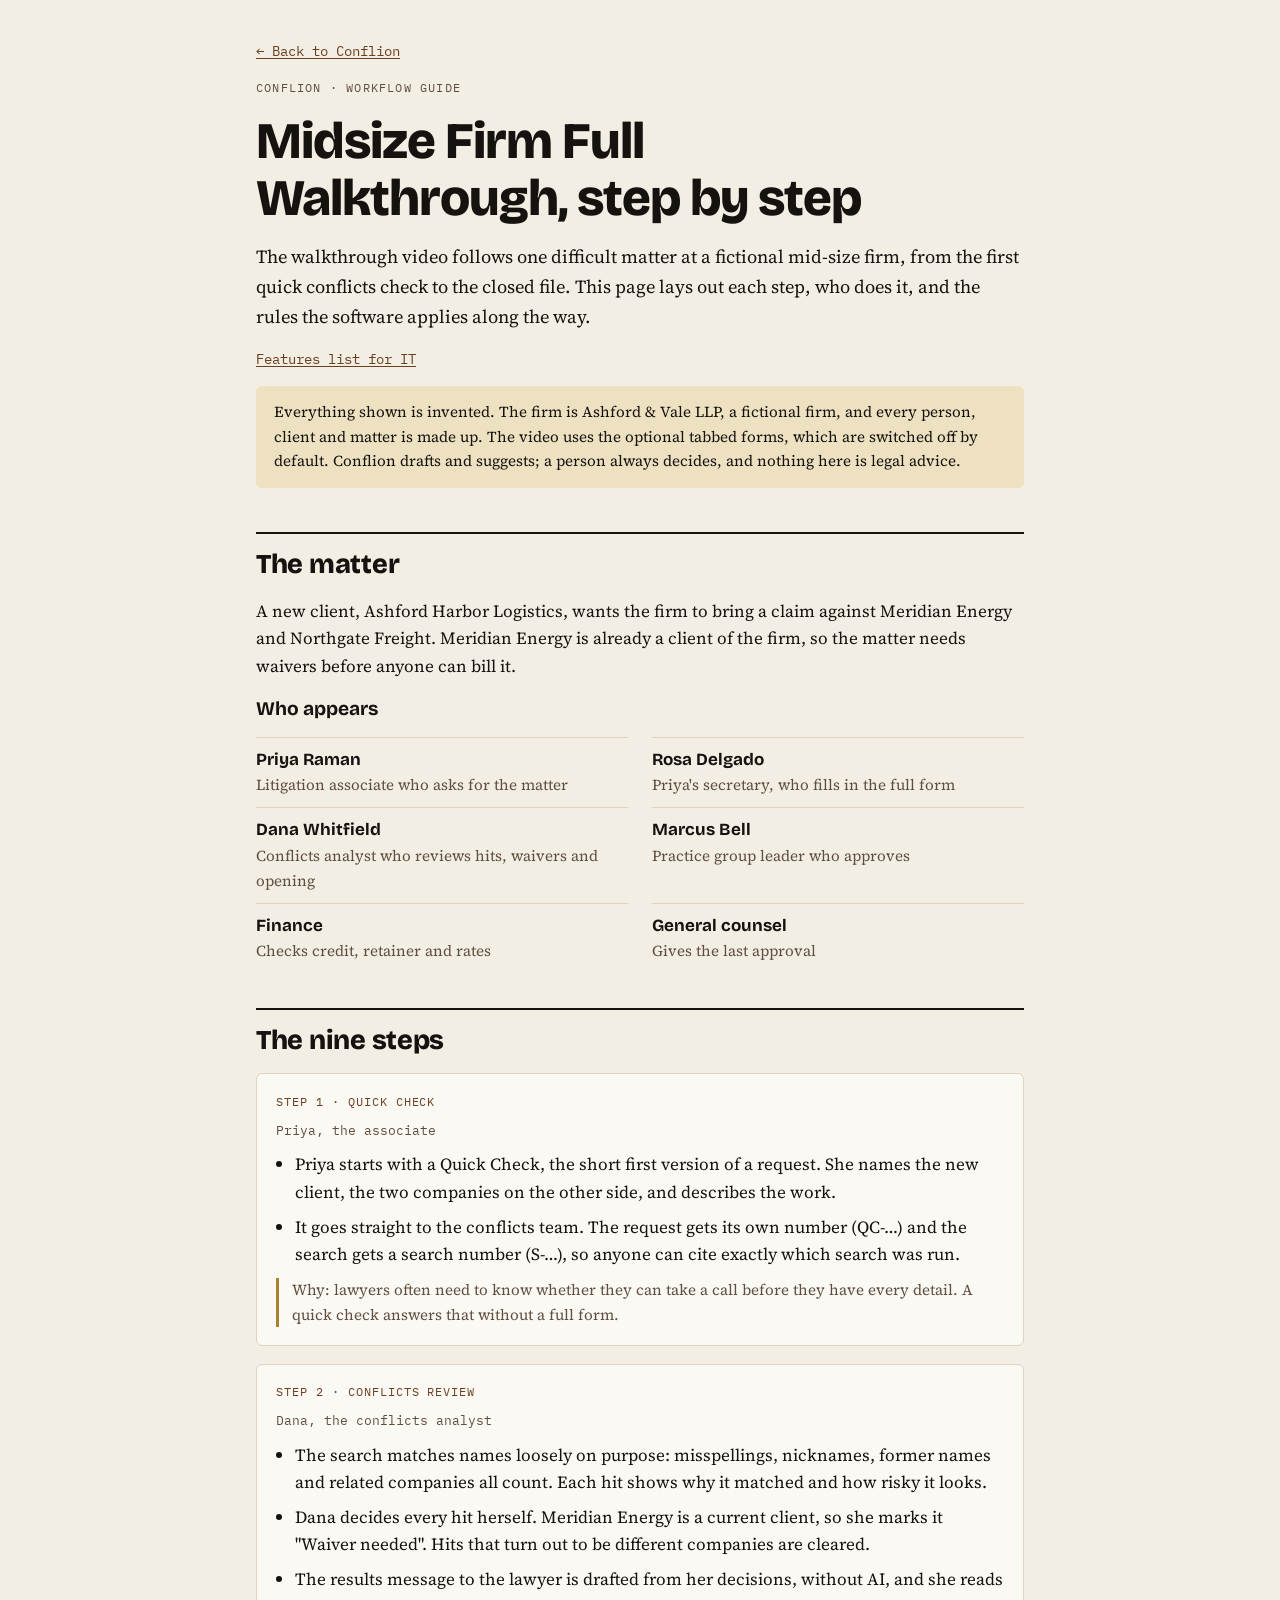
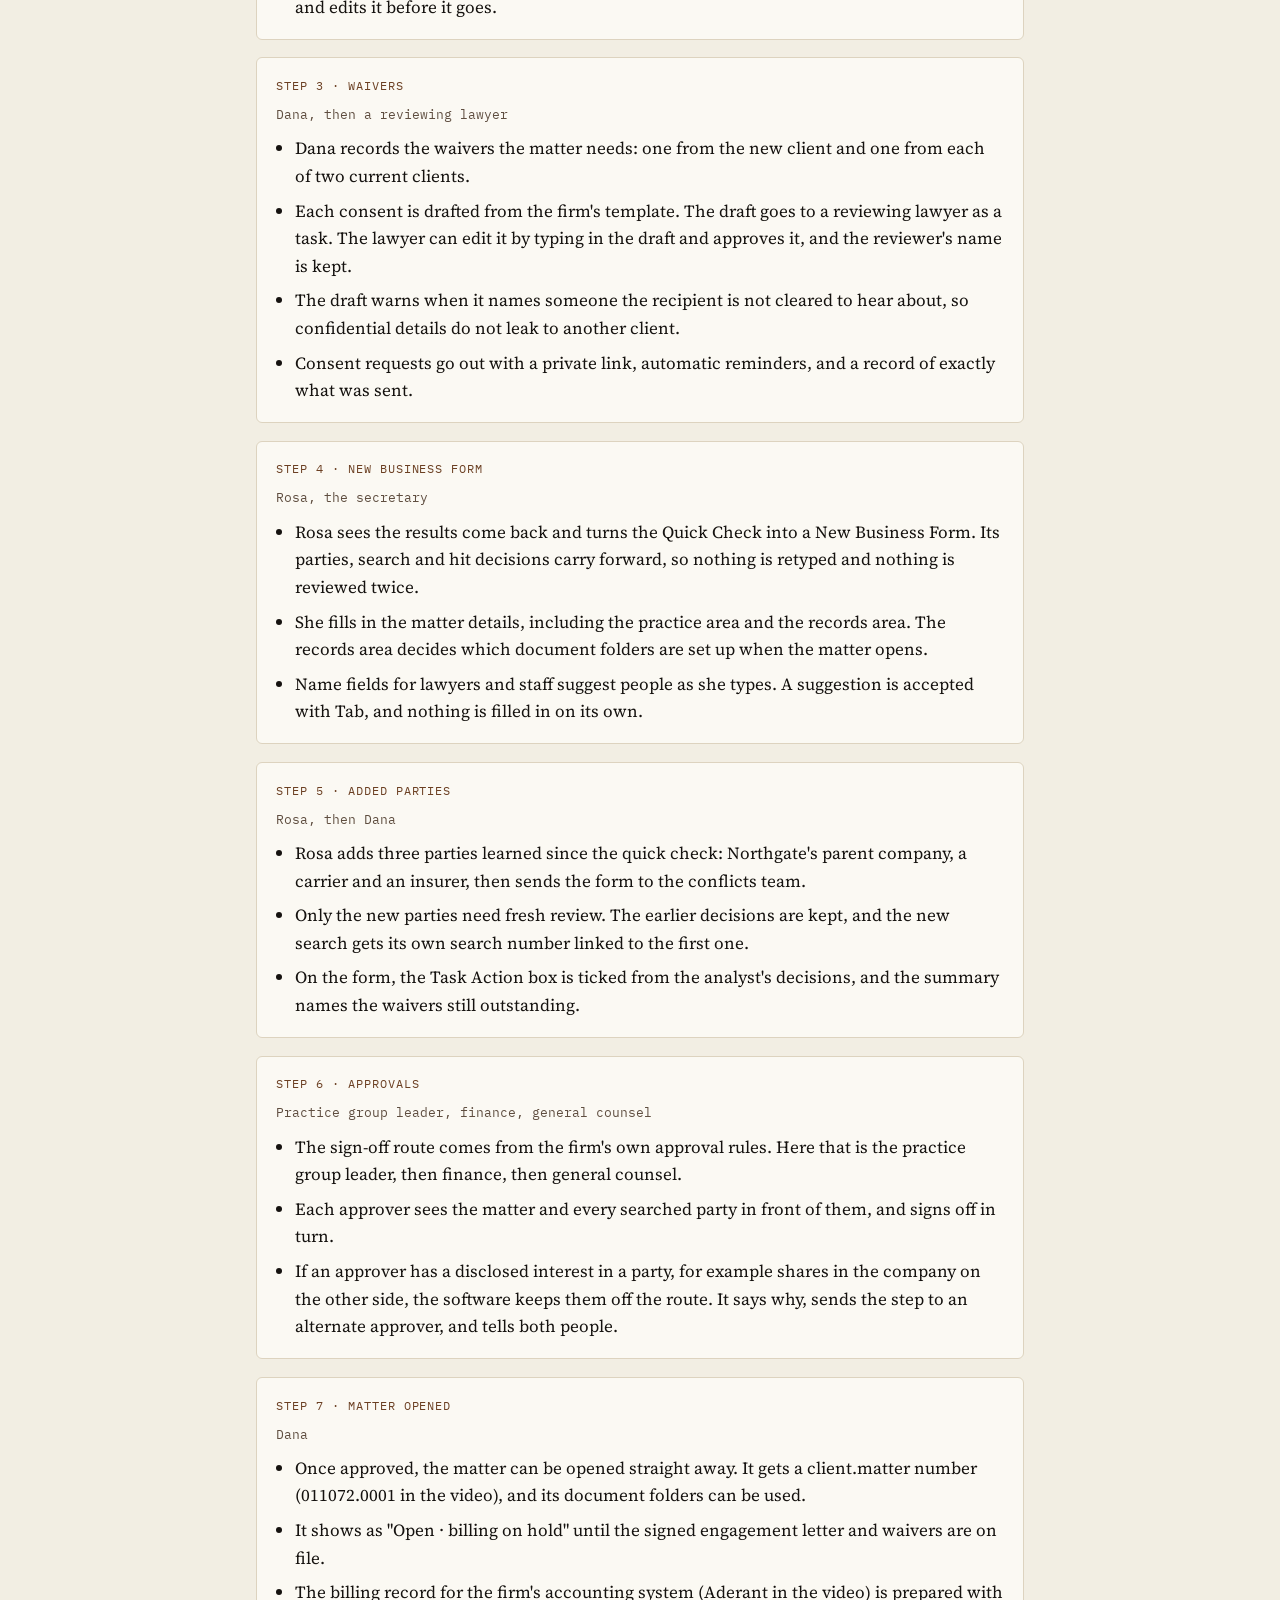
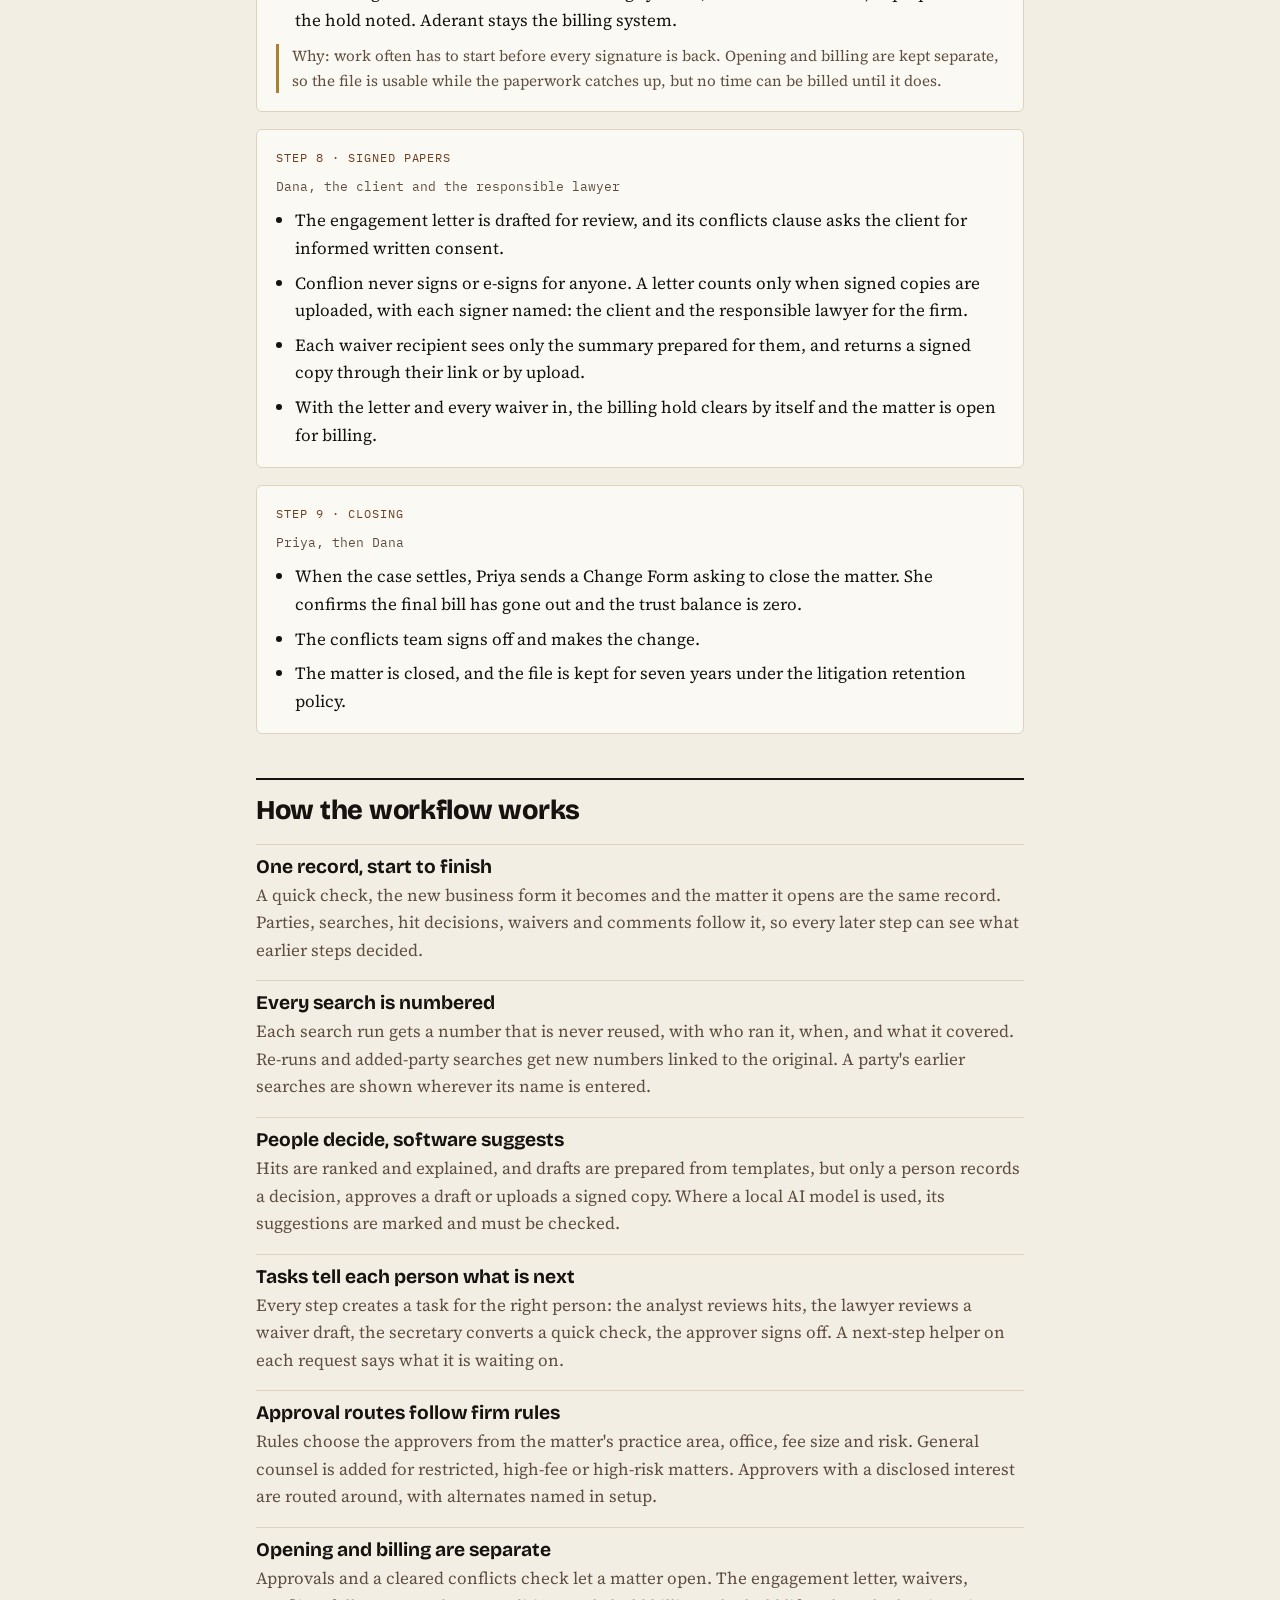
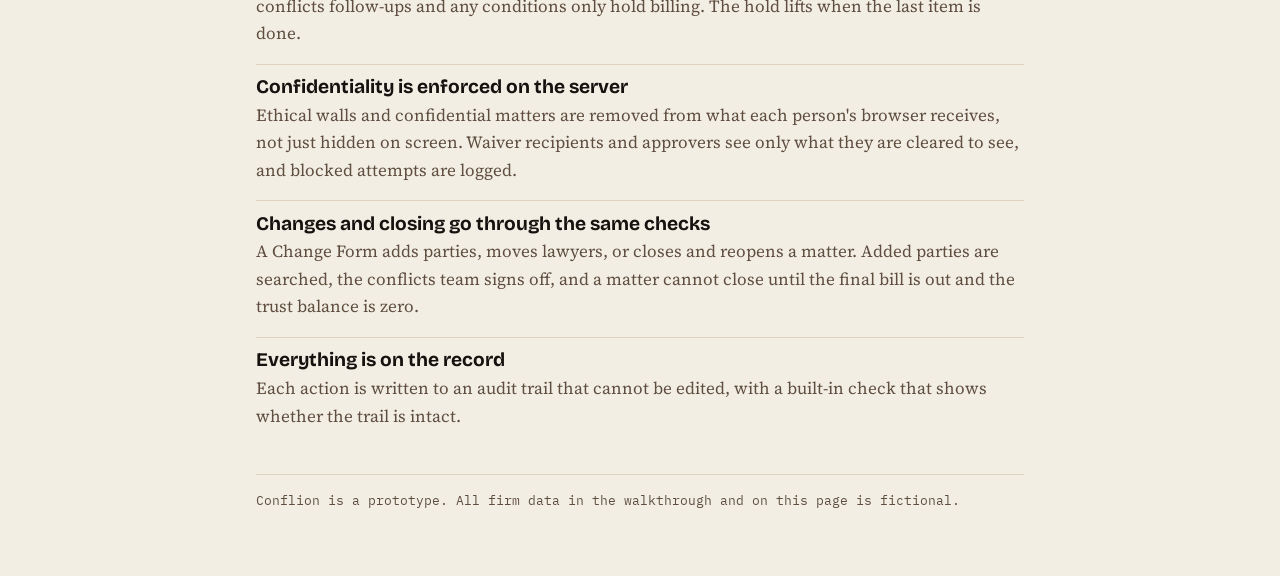
<file: demos/conflion-workflow-guide.html>
<!doctype html>
<html lang="en">
<head>
<meta charset="utf-8">
<meta name="viewport" content="width=device-width, initial-scale=1">
<meta name="description" content="A step-by-step guide to the Conflion Midsize Firm Full Walkthrough: one fictional matter from quick check to closing, and how the workflow behind it works.">
<title>Conflion Workflow Guide</title>
<link rel="preconnect" href="https://fonts.googleapis.com">
<link rel="preconnect" href="https://fonts.gstatic.com" crossorigin>
<link rel="stylesheet" href="https://fonts.googleapis.com/css2?family=Bricolage+Grotesque:opsz,wght@12..96,500;12..96,700;12..96,800&family=Source+Serif+4:opsz,wght@8..60,400;8..60,600&family=IBM+Plex+Mono:wght@400;500&display=swap">
<style>
:root {
  color-scheme: light;
  --bg: #f2eee3; --surface: #fbf9f3; --rule: #ddd3bf; --ink: #15120f; --muted: #5f4e40;
  --accent: #6b3f22; --mark: #a9822f; --mark-soft: #ede1c1;
  --display: "Bricolage Grotesque", "Avenir Next", "Helvetica Neue", Arial, sans-serif;
  --body: "Source Serif 4", Georgia, "Times New Roman", serif;
  --mono: "IBM Plex Mono", ui-monospace, Menlo, monospace;
}
* { box-sizing: border-box; }
body { background: var(--bg); color: var(--ink); font-family: var(--body); font-size: 1.0625rem; line-height: 1.62; margin: 0; }
.wrap { max-width: 50rem; margin: 0 auto; padding: 2.5rem 1rem 4rem; display: grid; gap: 2.75rem; }
a { color: var(--accent); text-underline-offset: 0.18em; }
:focus-visible { outline: 2px solid var(--accent); outline-offset: 3px; border-radius: 3px; }
h1, h2, h3 { font-family: var(--display); line-height: 1.1; margin: 0; text-wrap: balance; }
h1 { font-size: clamp(2.1rem, 6vw, 3.2rem); font-weight: 800; letter-spacing: -0.02em; }
h2 { font-size: 1.7rem; font-weight: 800; letter-spacing: -0.01em; }
h3 { font-size: 1.2rem; font-weight: 700; }
p, ul, ol { margin: 0; }
ul, ol { padding-left: 1.2rem; display: grid; gap: 0.45rem; }
.eyebrow { font-family: var(--mono); font-size: 0.75rem; letter-spacing: 0.1em; text-transform: uppercase; color: var(--muted); }
.back { font-family: var(--mono); font-size: 0.85rem; }
header { display: grid; gap: 1rem; }
.lede { font-size: 1.15rem; }
.links { display: flex; flex-wrap: wrap; gap: 0.5rem 1.25rem; font-family: var(--mono); font-size: 0.85rem; }
.note { background: var(--mark-soft); border-radius: 6px; padding: 0.9rem 1.1rem; font-size: 0.95rem; }
section { display: grid; gap: 1.1rem; border-top: 2px solid var(--ink); padding-top: 1rem; }
.cast { display: grid; grid-template-columns: repeat(2, minmax(0, 1fr)); gap: 0.6rem 1.5rem; margin: 0; }
.cast div { border-top: 1px solid var(--rule); padding-top: 0.5rem; }
.cast dt { font-family: var(--display); font-weight: 700; }
.cast dd { margin: 0; color: var(--muted); font-size: 0.95rem; }
.step { display: grid; gap: 0.6rem; background: var(--surface); border: 1px solid var(--rule); border-radius: 6px; padding: 1.1rem 1.2rem; }
.step .num { font-family: var(--mono); font-size: 0.75rem; letter-spacing: 0.08em; text-transform: uppercase; color: var(--accent); }
.step .who { font-family: var(--mono); font-size: 0.8rem; color: var(--muted); }
.why { border-left: 3px solid var(--mark); padding-left: 0.8rem; color: var(--muted); font-size: 0.95rem; }
.rules { display: grid; gap: 1rem; }
.rules > div { display: grid; gap: 0.3rem; border-top: 1px solid var(--rule); padding-top: 0.7rem; }
.rules p { color: var(--muted); }
code { font-family: var(--mono); font-size: 0.88em; }
footer { border-top: 1px solid var(--rule); padding-top: 1rem; font-family: var(--mono); font-size: 0.8rem; color: var(--muted); }
@media (max-width: 640px) { .cast { grid-template-columns: minmax(0, 1fr); } }
</style>
</head>
<body>
<main class="wrap">
  <header>
    <a class="back" href="../#conflion">&larr; Back to Conflion</a>
    <span class="eyebrow">Conflion · Workflow guide</span>
    <h1>Midsize Firm Full Walkthrough, step by step</h1>
    <p class="lede">The walkthrough video follows one difficult matter at a fictional mid-size firm, from the first quick conflicts check to the closed file. This page lays out each step, who does it, and the rules the software applies along the way.</p>
    <p class="links"><a href="conflion-it-features.html">Features list for IT</a></p>
    <p class="note">Everything shown is invented. The firm is Ashford &amp; Vale LLP, a fictional firm, and every person, client and matter is made up. The video uses the optional tabbed forms, which are switched off by default. Conflion drafts and suggests; a person always decides, and nothing here is legal advice.</p>
  </header>

  <section>
    <h2>The matter</h2>
    <p>A new client, Ashford Harbor Logistics, wants the firm to bring a claim against Meridian Energy and Northgate Freight. Meridian Energy is already a client of the firm, so the matter needs waivers before anyone can bill it.</p>
    <h3>Who appears</h3>
    <dl class="cast">
      <div><dt>Priya Raman</dt><dd>Litigation associate who asks for the matter</dd></div>
      <div><dt>Rosa Delgado</dt><dd>Priya's secretary, who fills in the full form</dd></div>
      <div><dt>Dana Whitfield</dt><dd>Conflicts analyst who reviews hits, waivers and opening</dd></div>
      <div><dt>Marcus Bell</dt><dd>Practice group leader who approves</dd></div>
      <div><dt>Finance</dt><dd>Checks credit, retainer and rates</dd></div>
      <div><dt>General counsel</dt><dd>Gives the last approval</dd></div>
    </dl>
  </section>

  <section>
    <h2>The nine steps</h2>

    <div class="step">
      <span class="num">Step 1 · Quick check</span>
      <span class="who">Priya, the associate</span>
      <ul>
        <li>Priya starts with a Quick Check, the short first version of a request. She names the new client, the two companies on the other side, and describes the work.</li>
        <li>It goes straight to the conflicts team. The request gets its own number (QC-…) and the search gets a search number (S-…), so anyone can cite exactly which search was run.</li>
      </ul>
      <p class="why">Why: lawyers often need to know whether they can take a call before they have every detail. A quick check answers that without a full form.</p>
    </div>

    <div class="step">
      <span class="num">Step 2 · Conflicts review</span>
      <span class="who">Dana, the conflicts analyst</span>
      <ul>
        <li>The search matches names loosely on purpose: misspellings, nicknames, former names and related companies all count. Each hit shows why it matched and how risky it looks.</li>
        <li>Dana decides every hit herself. Meridian Energy is a current client, so she marks it "Waiver needed". Hits that turn out to be different companies are cleared.</li>
        <li>The results message to the lawyer is drafted from her decisions, without AI, and she reads and edits it before it goes.</li>
      </ul>
    </div>

    <div class="step">
      <span class="num">Step 3 · Waivers</span>
      <span class="who">Dana, then a reviewing lawyer</span>
      <ul>
        <li>Dana records the waivers the matter needs: one from the new client and one from each of two current clients.</li>
        <li>Each consent is drafted from the firm's template. The draft goes to a reviewing lawyer as a task. The lawyer can edit it by typing in the draft and approves it, and the reviewer's name is kept.</li>
        <li>The draft warns when it names someone the recipient is not cleared to hear about, so confidential details do not leak to another client.</li>
        <li>Consent requests go out with a private link, automatic reminders, and a record of exactly what was sent.</li>
      </ul>
    </div>

    <div class="step">
      <span class="num">Step 4 · New business form</span>
      <span class="who">Rosa, the secretary</span>
      <ul>
        <li>Rosa sees the results come back and turns the Quick Check into a New Business Form. Its parties, search and hit decisions carry forward, so nothing is retyped and nothing is reviewed twice.</li>
        <li>She fills in the matter details, including the practice area and the records area. The records area decides which document folders are set up when the matter opens.</li>
        <li>Name fields for lawyers and staff suggest people as she types. A suggestion is accepted with Tab, and nothing is filled in on its own.</li>
      </ul>
    </div>

    <div class="step">
      <span class="num">Step 5 · Added parties</span>
      <span class="who">Rosa, then Dana</span>
      <ul>
        <li>Rosa adds three parties learned since the quick check: Northgate's parent company, a carrier and an insurer, then sends the form to the conflicts team.</li>
        <li>Only the new parties need fresh review. The earlier decisions are kept, and the new search gets its own search number linked to the first one.</li>
        <li>On the form, the Task Action box is ticked from the analyst's decisions, and the summary names the waivers still outstanding.</li>
      </ul>
    </div>

    <div class="step">
      <span class="num">Step 6 · Approvals</span>
      <span class="who">Practice group leader, finance, general counsel</span>
      <ul>
        <li>The sign-off route comes from the firm's own approval rules. Here that is the practice group leader, then finance, then general counsel.</li>
        <li>Each approver sees the matter and every searched party in front of them, and signs off in turn.</li>
        <li>If an approver has a disclosed interest in a party, for example shares in the company on the other side, the software keeps them off the route. It says why, sends the step to an alternate approver, and tells both people.</li>
      </ul>
    </div>

    <div class="step">
      <span class="num">Step 7 · Matter opened</span>
      <span class="who">Dana</span>
      <ul>
        <li>Once approved, the matter can be opened straight away. It gets a client.matter number (011072.0001 in the video), and its document folders can be used.</li>
        <li>It shows as "Open · billing on hold" until the signed engagement letter and waivers are on file.</li>
        <li>The billing record for the firm's accounting system (Aderant in the video) is prepared with the hold noted. Aderant stays the billing system.</li>
      </ul>
      <p class="why">Why: work often has to start before every signature is back. Opening and billing are kept separate, so the file is usable while the paperwork catches up, but no time can be billed until it does.</p>
    </div>

    <div class="step">
      <span class="num">Step 8 · Signed papers</span>
      <span class="who">Dana, the client and the responsible lawyer</span>
      <ul>
        <li>The engagement letter is drafted for review, and its conflicts clause asks the client for informed written consent.</li>
        <li>Conflion never signs or e-signs for anyone. A letter counts only when signed copies are uploaded, with each signer named: the client and the responsible lawyer for the firm.</li>
        <li>Each waiver recipient sees only the summary prepared for them, and returns a signed copy through their link or by upload.</li>
        <li>With the letter and every waiver in, the billing hold clears by itself and the matter is open for billing.</li>
      </ul>
    </div>

    <div class="step">
      <span class="num">Step 9 · Closing</span>
      <span class="who">Priya, then Dana</span>
      <ul>
        <li>When the case settles, Priya sends a Change Form asking to close the matter. She confirms the final bill has gone out and the trust balance is zero.</li>
        <li>The conflicts team signs off and makes the change.</li>
        <li>The matter is closed, and the file is kept for seven years under the litigation retention policy.</li>
      </ul>
    </div>
  </section>

  <section>
    <h2>How the workflow works</h2>
    <div class="rules">
      <div>
        <h3>One record, start to finish</h3>
        <p>A quick check, the new business form it becomes and the matter it opens are the same record. Parties, searches, hit decisions, waivers and comments follow it, so every later step can see what earlier steps decided.</p>
      </div>
      <div>
        <h3>Every search is numbered</h3>
        <p>Each search run gets a number that is never reused, with who ran it, when, and what it covered. Re-runs and added-party searches get new numbers linked to the original. A party's earlier searches are shown wherever its name is entered.</p>
      </div>
      <div>
        <h3>People decide, software suggests</h3>
        <p>Hits are ranked and explained, and drafts are prepared from templates, but only a person records a decision, approves a draft or uploads a signed copy. Where a local AI model is used, its suggestions are marked and must be checked.</p>
      </div>
      <div>
        <h3>Tasks tell each person what is next</h3>
        <p>Every step creates a task for the right person: the analyst reviews hits, the lawyer reviews a waiver draft, the secretary converts a quick check, the approver signs off. A next-step helper on each request says what it is waiting on.</p>
      </div>
      <div>
        <h3>Approval routes follow firm rules</h3>
        <p>Rules choose the approvers from the matter's practice area, office, fee size and risk. General counsel is added for restricted, high-fee or high-risk matters. Approvers with a disclosed interest are routed around, with alternates named in setup.</p>
      </div>
      <div>
        <h3>Opening and billing are separate</h3>
        <p>Approvals and a cleared conflicts check let a matter open. The engagement letter, waivers, conflicts follow-ups and any conditions only hold billing. The hold lifts when the last item is done.</p>
      </div>
      <div>
        <h3>Confidentiality is enforced on the server</h3>
        <p>Ethical walls and confidential matters are removed from what each person's browser receives, not just hidden on screen. Waiver recipients and approvers see only what they are cleared to see, and blocked attempts are logged.</p>
      </div>
      <div>
        <h3>Changes and closing go through the same checks</h3>
        <p>A Change Form adds parties, moves lawyers, or closes and reopens a matter. Added parties are searched, the conflicts team signs off, and a matter cannot close until the final bill is out and the trust balance is zero.</p>
      </div>
      <div>
        <h3>Everything is on the record</h3>
        <p>Each action is written to an audit trail that cannot be edited, with a built-in check that shows whether the trail is intact.</p>
      </div>
    </div>
  </section>

  <footer>Conflion is a prototype. All firm data in the walkthrough and on this page is fictional.</footer>
</main>
</body>
</html>
</file>
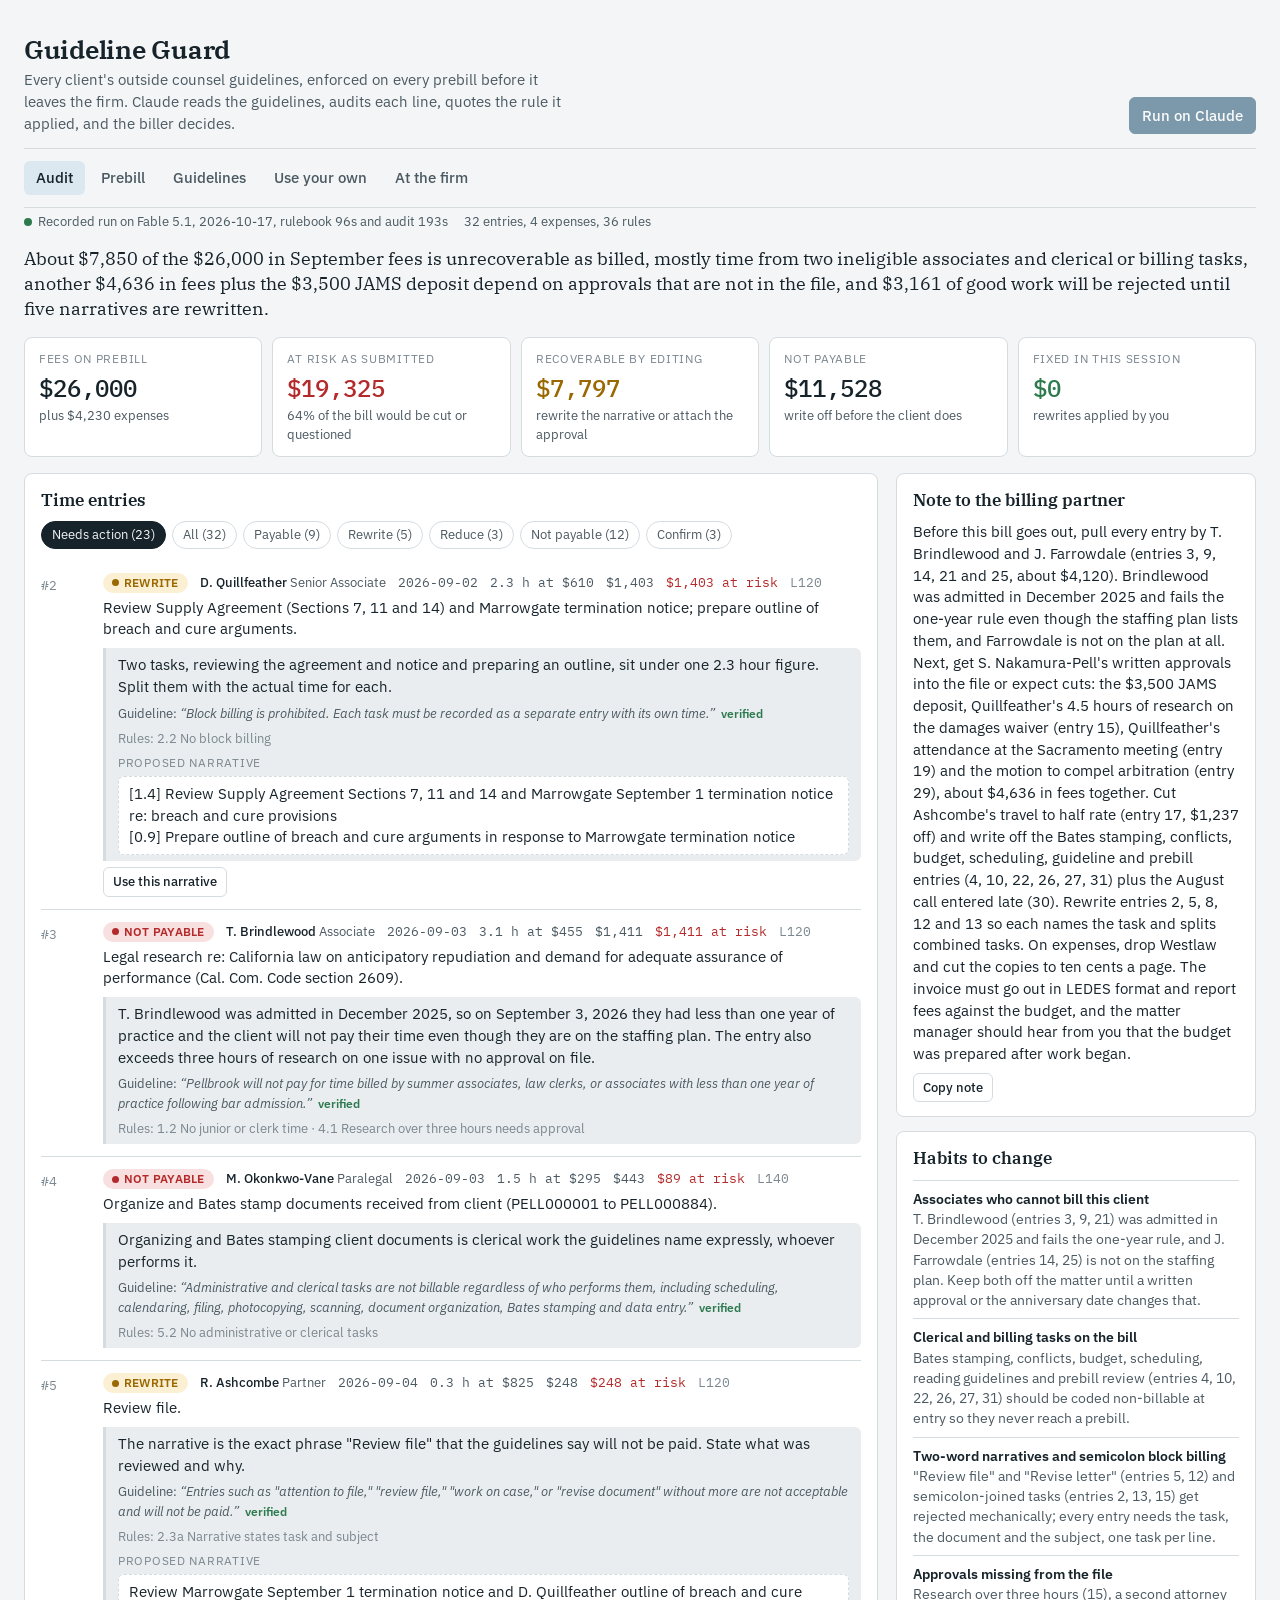
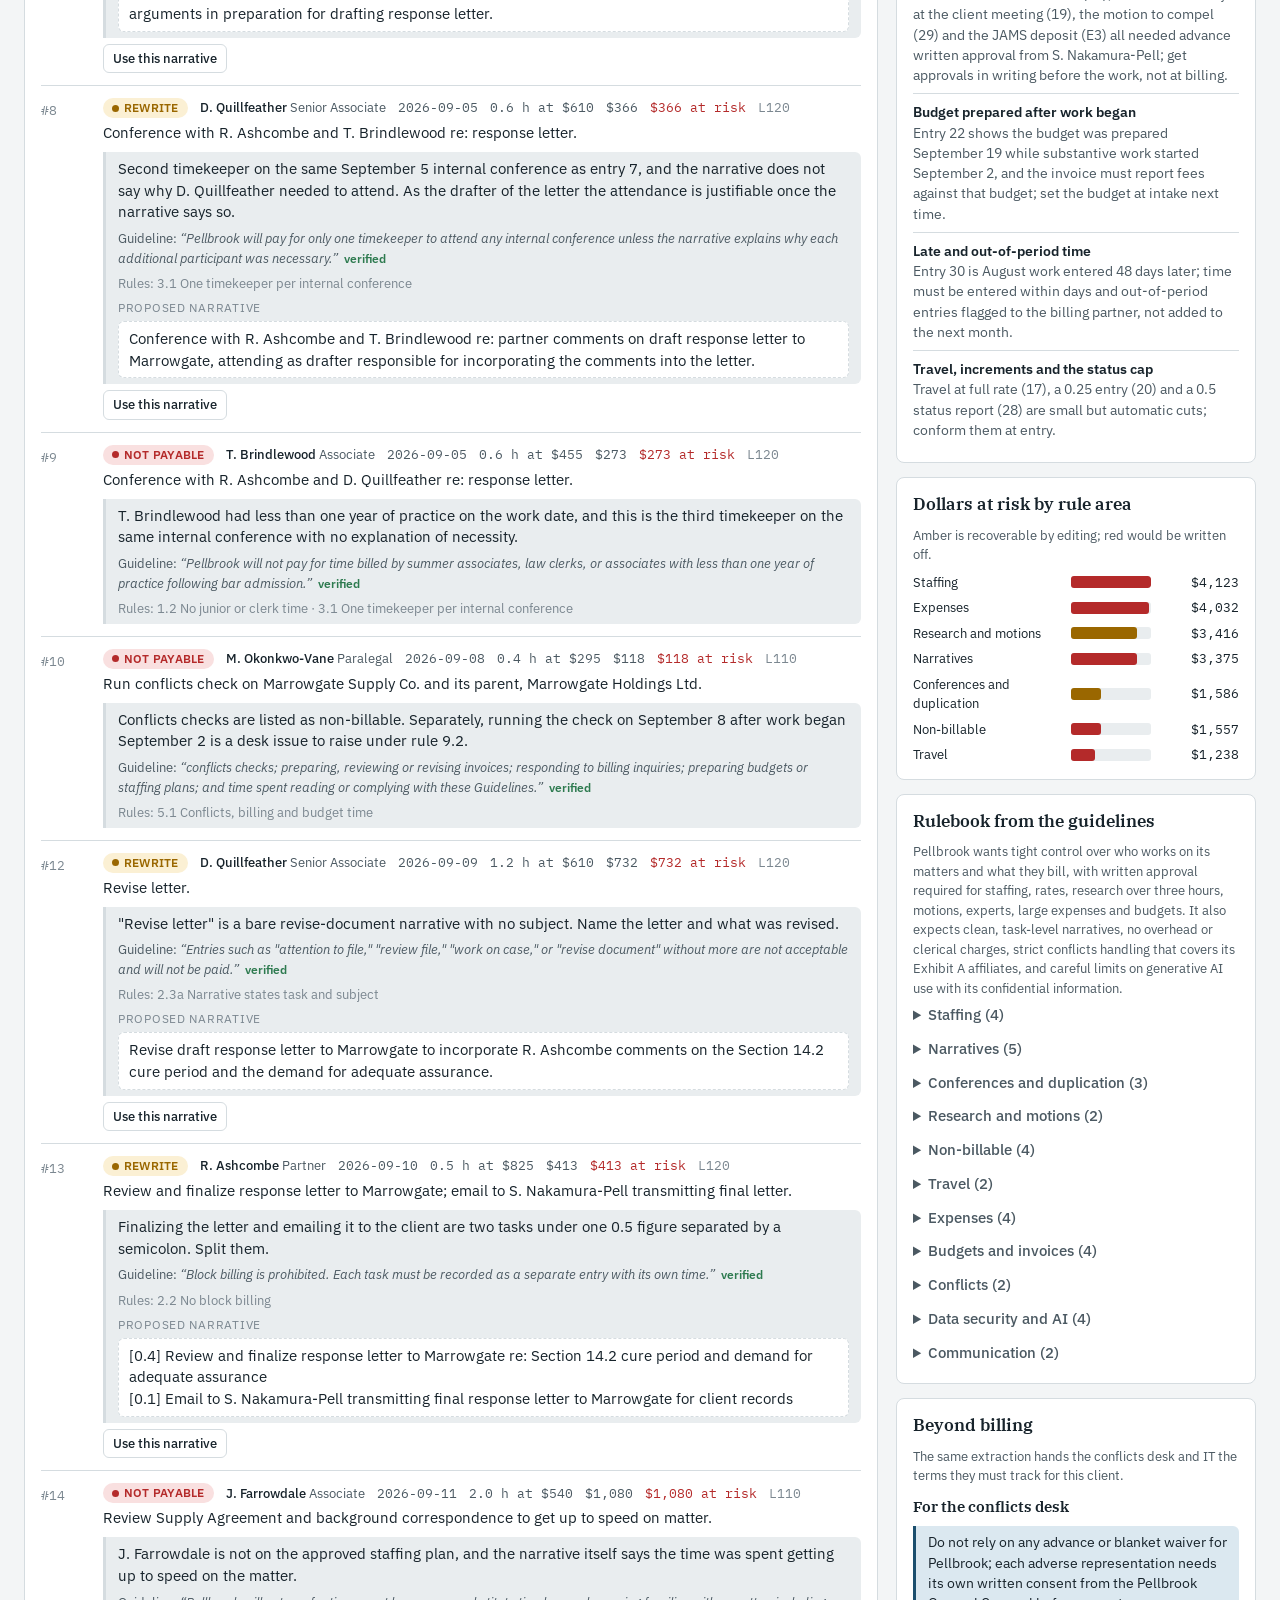
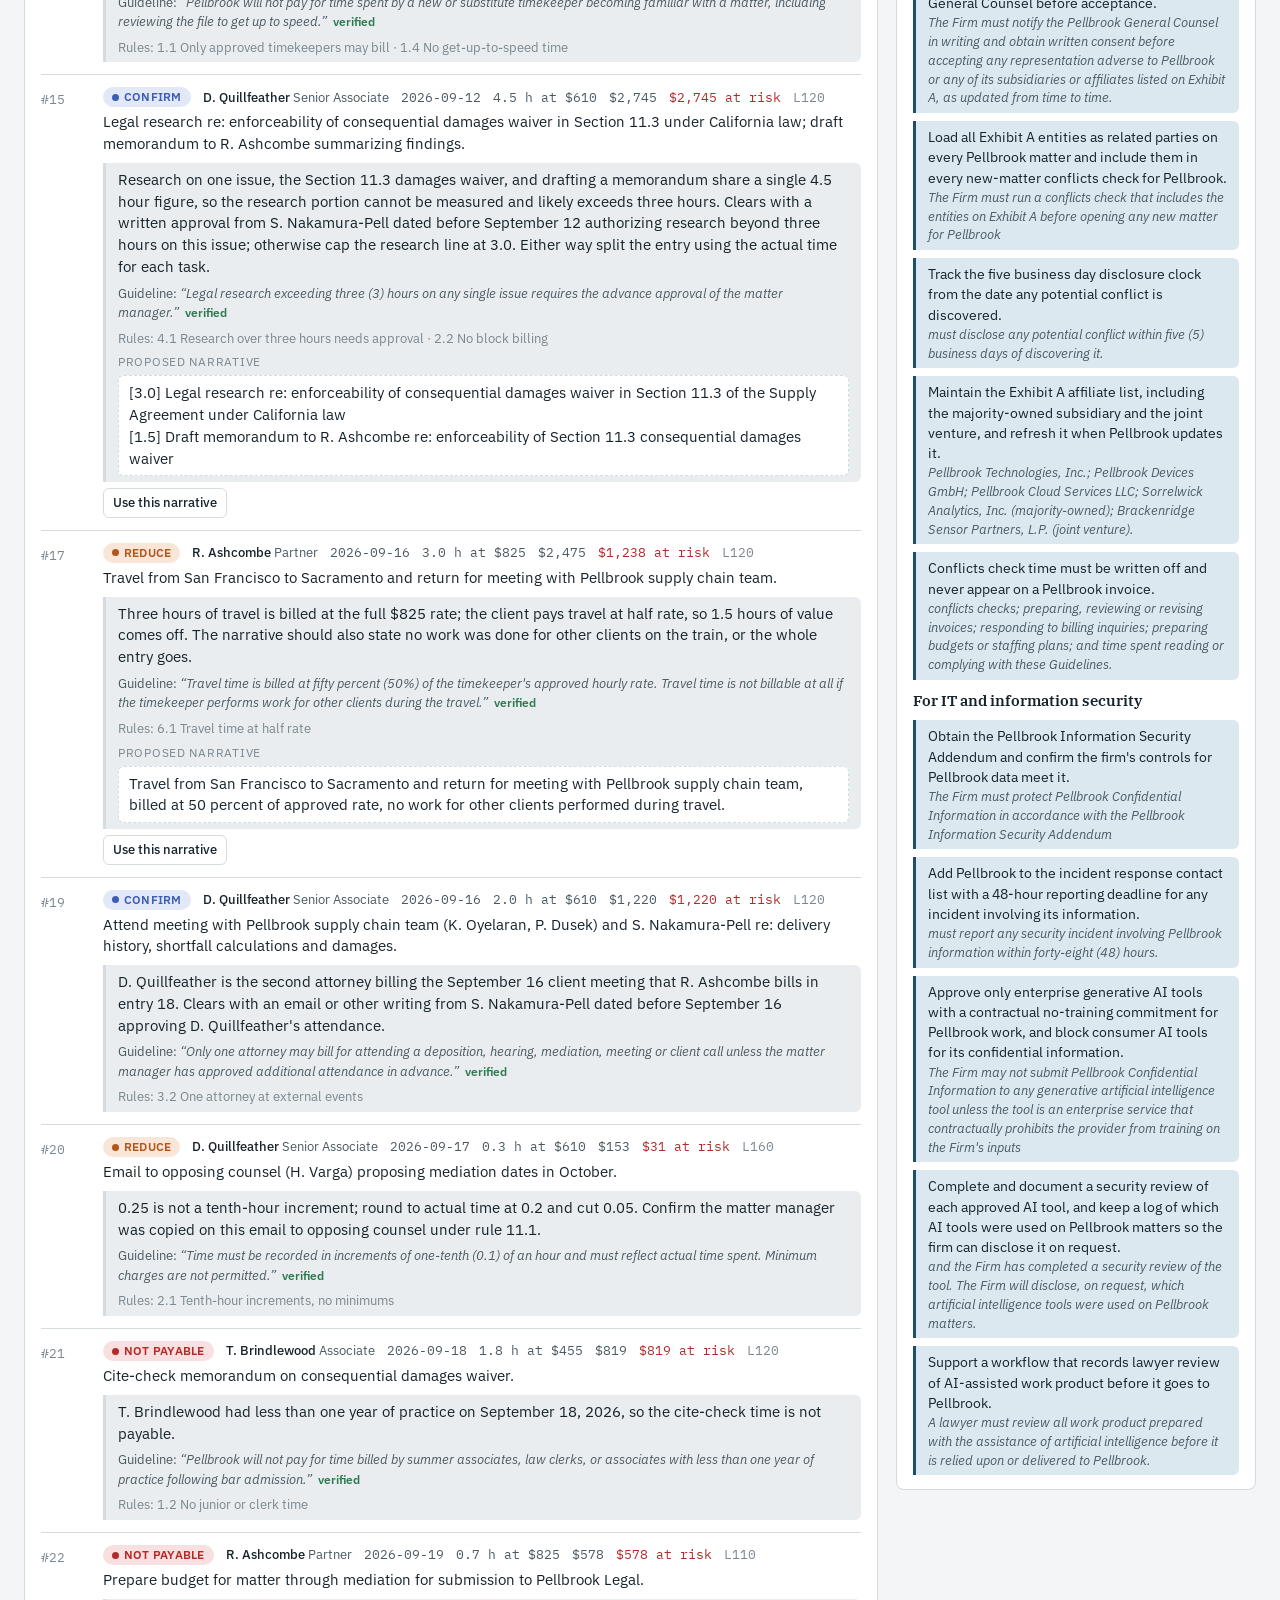
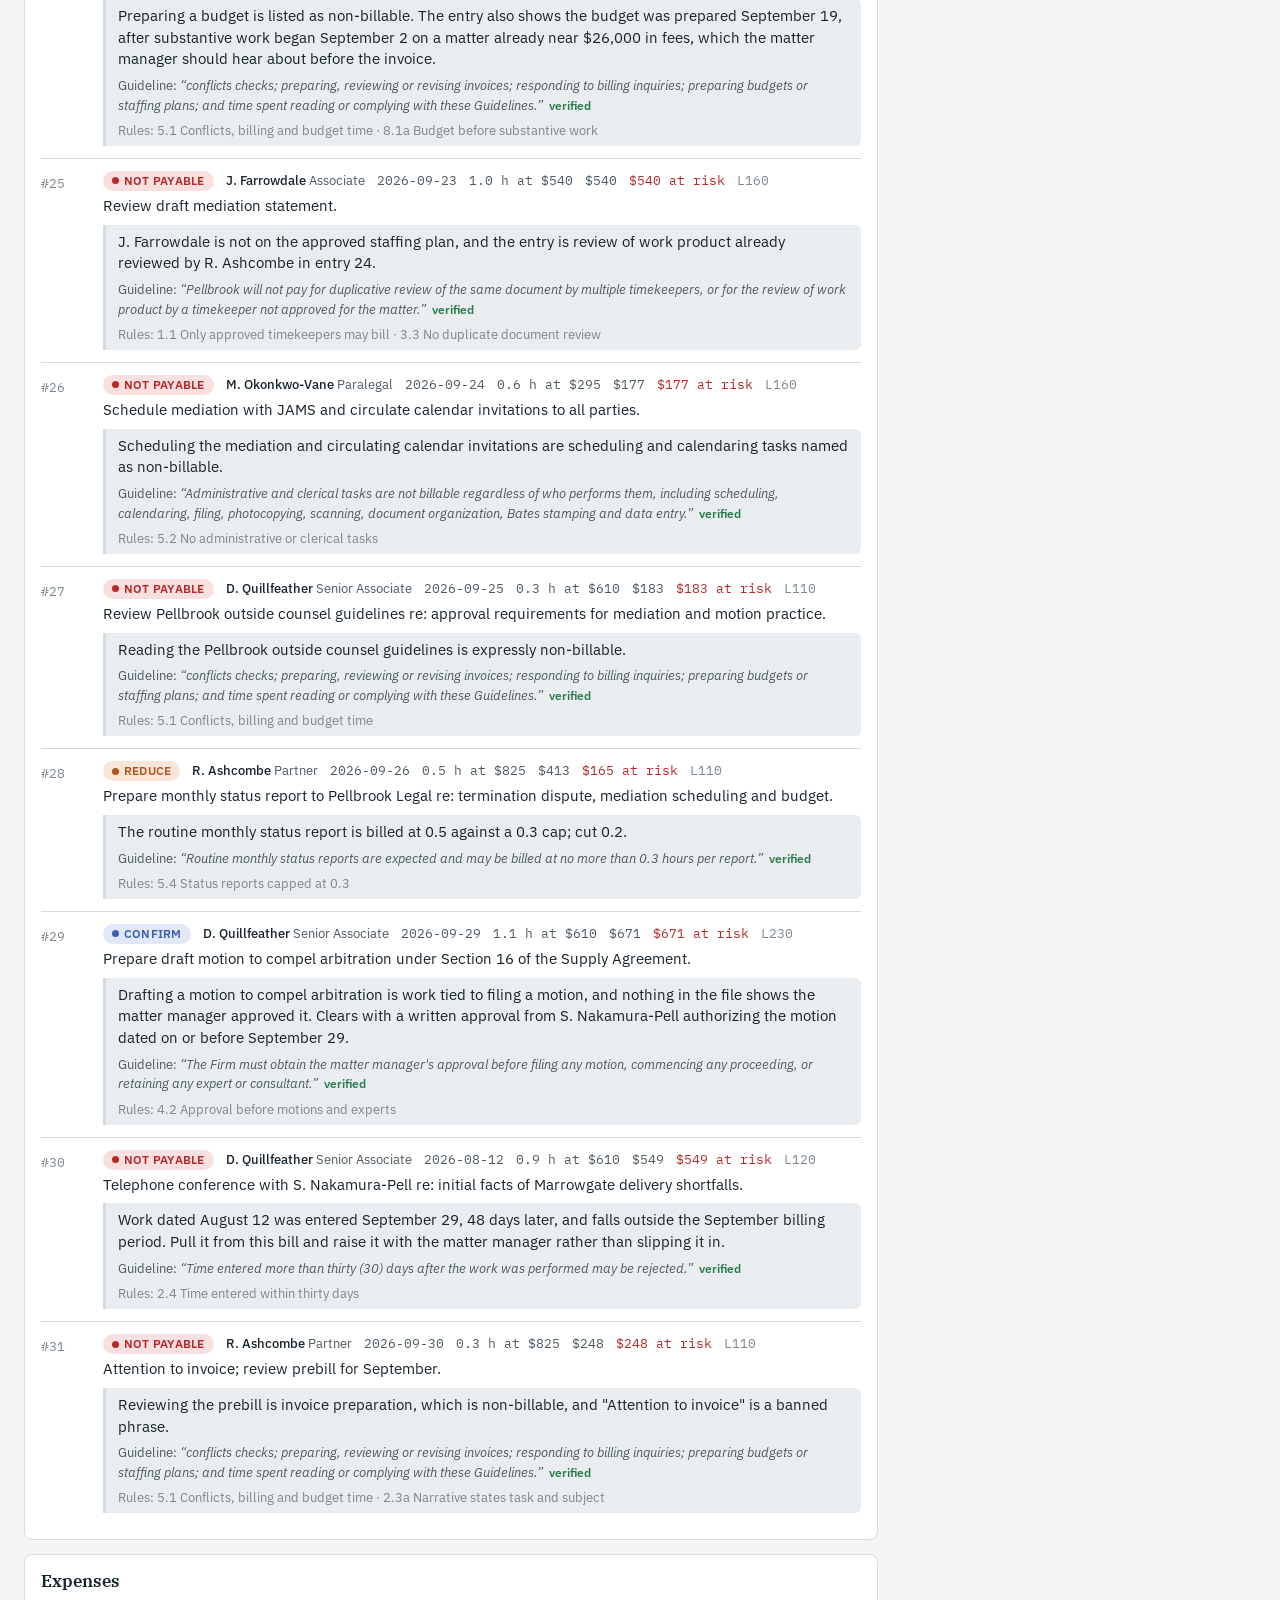
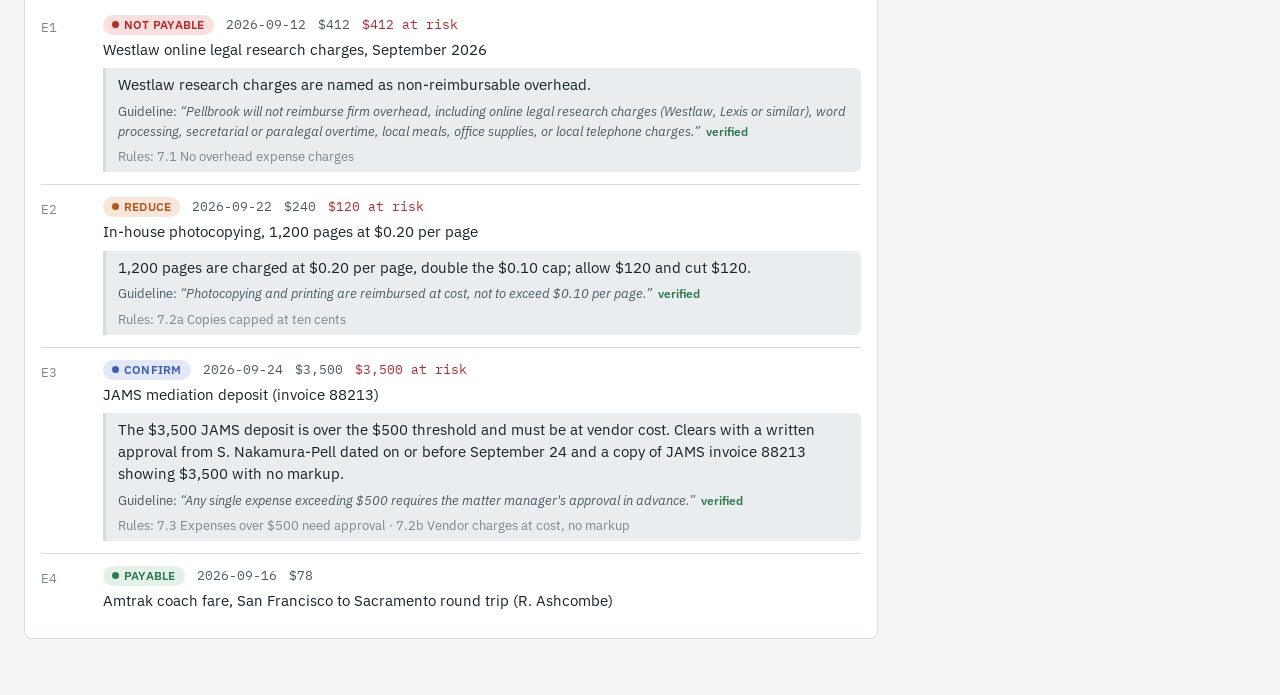
<file: demos/guideline-guard.html>
<!doctype html>
<html lang="en"><head><meta charset="utf-8"><meta name="viewport" content="width=device-width,initial-scale=1">
<title>Guideline Guard</title>
<meta name="claude:viewport-fit-sides" content="cover">
<link rel="stylesheet" href="https://fonts.googleapis.com/css2?family=IBM+Plex+Sans:wght@400;500;600&family=IBM+Plex+Serif:wght@500;600&family=IBM+Plex+Mono:wght@400;500&display=swap">
<style>
/* Layout: a billing ledger. Summary strip first, then the audit as a ledger of entries, rulebook and notes in a right rail. */
:root{
  --bg:#f3f5f6; --panel:#ffffff; --panel2:#e9edef; --ink:#17232b; --ink2:#4b5962; --ink3:#7b8790; --line:#d5dce0;
  --accent:#1c4f6e; --accent-ink:#ffffff; --accent-soft:#dbe8f0;
  --pass:#2d7a4f; --pass-bg:#e3f1e8; --rewrite:#9a6700; --rewrite-bg:#fbf0d4; --reduce:#b4551c; --reduce-bg:#fae6d8; --remove:#b42a2a; --remove-bg:#f9e0e0; --confirm:#3b5fb3; --confirm-bg:#e2e8f8; --fixed:#4f6b7a; --fixed-bg:#e4eaee;
  --display:"IBM Plex Serif",Georgia,serif; --body:"IBM Plex Sans",system-ui,sans-serif; --mono:"IBM Plex Mono",ui-monospace,Menlo,monospace;
}
@media (prefers-color-scheme:dark){ :root:not([data-theme="light"]){
  --bg:#10171c; --panel:#18222a; --panel2:#1f2b34; --ink:#e6ecef; --ink2:#aab7bf; --ink3:#7f8d96; --line:#2c3a44;
  --accent:#6fb0d6; --accent-ink:#0d1a24; --accent-soft:#1d3444;
  --pass:#6dc48f; --pass-bg:#173024; --rewrite:#e6b64a; --rewrite-bg:#3a2f12; --reduce:#ec9a62; --reduce-bg:#3c2415; --remove:#f07a7a; --remove-bg:#3f1c1c; --confirm:#8fa9ec; --confirm-bg:#1f2a46; --fixed:#9fb3bf; --fixed-bg:#243038;
  color-scheme:dark } }
:root[data-theme="dark"]{
  --bg:#10171c; --panel:#18222a; --panel2:#1f2b34; --ink:#e6ecef; --ink2:#aab7bf; --ink3:#7f8d96; --line:#2c3a44;
  --accent:#6fb0d6; --accent-ink:#0d1a24; --accent-soft:#1d3444;
  --pass:#6dc48f; --pass-bg:#173024; --rewrite:#e6b64a; --rewrite-bg:#3a2f12; --reduce:#ec9a62; --reduce-bg:#3c2415; --remove:#f07a7a; --remove-bg:#3f1c1c; --confirm:#8fa9ec; --confirm-bg:#1f2a46; --fixed:#9fb3bf; --fixed-bg:#243038;
  color-scheme:dark }
*{box-sizing:border-box}
body{background:var(--bg);color:var(--ink);font-family:var(--body);font-size:14.5px;line-height:1.5;padding-left:max(16px,env(safe-area-inset-left,0px));padding-right:max(16px,env(safe-area-inset-right,0px));padding-block:0 48px}
h1,h2,h3{font-family:var(--display);font-weight:600;text-wrap:balance;margin:0}
h2{font-size:17px}
h3{font-size:15px}
p{margin:0}
a{color:var(--accent)}
button{font:inherit;cursor:pointer}
.num{font-family:var(--mono);font-variant-numeric:tabular-nums}
.wrap{max-width:1240px;margin:0 auto}
/* top bar */
.top{display:flex;flex-wrap:wrap;align-items:flex-end;justify-content:space-between;gap:14px;padding:22px 0 14px;border-bottom:1px solid var(--line)}
.brand h1{font-size:26px;letter-spacing:-.01em}
.brand p{color:var(--ink2);max-width:60ch}
.controls{display:flex;flex-wrap:wrap;align-items:center;gap:8px}
.controls label{font-size:12px;color:var(--ink3);text-transform:uppercase;letter-spacing:.06em;display:flex;flex-direction:column;gap:3px}
select,textarea,input{font:inherit;color:var(--ink);background:var(--panel);border:1px solid var(--line);border-radius:6px;padding:6px 8px}
select:focus,textarea:focus,input:focus,button:focus-visible{outline:2px solid var(--accent);outline-offset:1px}
.btn{border:1px solid var(--line);background:var(--panel);color:var(--ink);border-radius:6px;padding:7px 12px;font-weight:500}
.btn.primary{background:var(--accent);color:var(--accent-ink);border-color:var(--accent)}
.btn:disabled{opacity:.55;cursor:default}
.btn.small{padding:4px 9px;font-size:13px}
/* nav */
.nav{display:flex;gap:4px;flex-wrap:wrap;padding:12px 0;border-bottom:1px solid var(--line)}
.nav button{border:0;background:transparent;color:var(--ink2);padding:6px 12px;border-radius:6px;font-weight:500}
.nav button[aria-selected="true"]{background:var(--accent-soft);color:var(--ink)}
/* run strip */
.strip{display:grid;grid-template-columns:repeat(auto-fit,minmax(170px,1fr));gap:10px;margin:16px 0}
.tile{background:var(--panel);border:1px solid var(--line);border-radius:8px;padding:12px 14px;min-width:0}
.tile .k{font-size:12px;color:var(--ink3);text-transform:uppercase;letter-spacing:.06em}
.tile .v{font-family:var(--mono);font-size:24px;font-weight:500;margin-top:2px;font-variant-numeric:tabular-nums}
.tile .s{font-size:12.5px;color:var(--ink2)}
.tile.risk .v{color:var(--remove)} .tile.rec .v{color:var(--rewrite)} .tile.fix .v{color:var(--pass)}
.runmeta{display:flex;flex-wrap:wrap;gap:6px 16px;align-items:center;font-size:13px;color:var(--ink2);margin:4px 0 14px}
.runmeta .dot{display:inline-block;width:8px;height:8px;border-radius:50%;background:var(--pass);margin-right:6px}
.bottom{font-family:var(--display);font-size:18px;line-height:1.4;margin:10px 0 6px}
/* columns */
.cols{display:grid;grid-template-columns:minmax(0,1fr) minmax(280px,360px);gap:18px;align-items:start}
@media (max-width:900px){.cols{grid-template-columns:minmax(0,1fr)}}
.panel{background:var(--panel);border:1px solid var(--line);border-radius:8px;padding:14px 16px;min-width:0}
.panel+.panel{margin-top:14px}
.panel h2{margin-bottom:8px}
.filters{display:flex;gap:6px;flex-wrap:wrap;margin:6px 0 12px}
.filters button{border:1px solid var(--line);background:var(--panel);color:var(--ink2);border-radius:999px;padding:3px 10px;font-size:13px}
.filters button[aria-pressed="true"]{background:var(--ink);color:var(--bg);border-color:var(--ink)}
/* ledger entries */
.entry{display:grid;grid-template-columns:52px minmax(0,1fr);gap:10px;padding:12px 0;border-top:1px solid var(--line)}
.entry:first-of-type{border-top:0}
.entry .id{font-family:var(--mono);color:var(--ink3);font-size:13px;padding-top:3px}
.entry .meta{display:flex;flex-wrap:wrap;gap:4px 12px;font-size:13px;color:var(--ink2);align-items:center}
.entry .meta b{color:var(--ink);font-weight:500}
.entry .narr{margin-top:4px}
.chip{display:inline-flex;align-items:center;gap:5px;border-radius:999px;padding:1px 9px;font-size:12px;font-weight:600;letter-spacing:.02em;text-transform:uppercase}
.chip i{width:7px;height:7px;border-radius:50%;background:currentColor;display:inline-block}
.v-pass{color:var(--pass);background:var(--pass-bg)} .v-rewrite{color:var(--rewrite);background:var(--rewrite-bg)} .v-reduce{color:var(--reduce);background:var(--reduce-bg)} .v-remove{color:var(--remove);background:var(--remove-bg)} .v-confirm{color:var(--confirm);background:var(--confirm-bg)} .v-fixed{color:var(--fixed);background:var(--fixed-bg)}
.finding{margin-top:8px;border-left:3px solid var(--line);padding:6px 12px;display:grid;gap:6px;background:var(--panel2);border-radius:0 6px 6px 0}
.finding.pass{display:none}
.finding .why{color:var(--ink)}
.quote{font-size:13px;color:var(--ink2)}
.quote q{font-style:italic}
.quote .ok{color:var(--pass);font-weight:600;font-size:12px;margin-left:6px}
.quote .bad{color:var(--remove);font-weight:600;font-size:12px;margin-left:6px}
.rw{display:grid;gap:4px}
.rw .lab{font-size:12px;color:var(--ink3);text-transform:uppercase;letter-spacing:.06em}
.rw .txt{font-family:var(--body);background:var(--panel);border:1px dashed var(--line);border-radius:6px;padding:6px 10px}
.rules-used{font-size:12.5px;color:var(--ink3)}
.money{font-family:var(--mono);font-variant-numeric:tabular-nums}
.money.risk{color:var(--remove)}
/* rulebook */
.rule{padding:8px 0;border-top:1px solid var(--line);font-size:13.5px}
.rule:first-child{border-top:0}
.rule .t{font-weight:600}
.rule .cat{font-size:11.5px;color:var(--ink3);text-transform:uppercase;letter-spacing:.06em;margin-left:6px}
.rule .test{color:var(--ink2)}
.rule .q{font-size:12.5px;color:var(--ink3);font-style:italic}
details summary{cursor:pointer;font-weight:500;color:var(--ink2);padding:6px 0}
.note{font-size:13px;color:var(--ink2)}
.callout{border-left:3px solid var(--accent);padding:6px 12px;background:var(--accent-soft);border-radius:0 6px 6px 0;margin-top:8px;font-size:13.5px}
.callout .q{color:var(--ink2);font-style:italic;font-size:12.5px}
/* bars */
.bars{display:grid;gap:6px;margin-top:8px}
.bar{display:grid;grid-template-columns:150px minmax(0,1fr) 80px;gap:8px;align-items:center;font-size:13px}
.bar .track{height:12px;background:var(--panel2);border-radius:3px;overflow:hidden}
.bar .fill{height:100%;background:var(--remove);border-radius:0 3px 3px 0;min-width:2px}
.bar .fill.rec{background:var(--rewrite)}
.bar .amt{text-align:right}
/* tables */
.tablewrap{overflow-x:auto}
table{border-collapse:collapse;width:100%;font-size:13.5px}
th,td{text-align:left;padding:7px 8px;border-bottom:1px solid var(--line);vertical-align:top}
th{font-size:12px;color:var(--ink3);text-transform:uppercase;letter-spacing:.05em;font-weight:500;white-space:nowrap}
td.r,th.r{text-align:right;font-family:var(--mono);font-variant-numeric:tabular-nums;white-space:nowrap}
td.edited{background:var(--pass-bg)}
.src{white-space:pre-wrap;font-family:var(--body);font-size:14px;line-height:1.55;max-width:75ch}
.src mark{background:var(--rewrite-bg);color:inherit;padding:0 1px}
/* live */
.live{display:grid;gap:8px;padding:12px 14px;border:1px solid var(--line);border-radius:8px;background:var(--panel2);margin:14px 0}
.phase{display:flex;gap:8px;align-items:center;color:var(--ink3)}
.phase i{width:9px;height:9px;border-radius:50%;border:2px solid var(--line);display:inline-block}
.phase.on{color:var(--ink)} .phase.on i{border-color:var(--accent);background:var(--accent)}
.phase.done{color:var(--ink2)} .phase.done i{background:var(--pass);border-color:var(--pass)}
.stream{font-family:var(--mono);font-size:12px;color:var(--ink3);white-space:pre-wrap;max-height:90px;overflow:hidden}
.err{color:var(--remove);font-weight:500}
/* program */
.steps{display:grid;grid-template-columns:repeat(auto-fit,minmax(220px,1fr));gap:12px;margin-top:8px}
.step{border:1px solid var(--line);border-radius:8px;padding:10px 12px;font-size:13.5px}
.step b{display:block;margin-bottom:3px}
.calc{display:grid;grid-template-columns:repeat(auto-fit,minmax(160px,1fr));gap:10px;margin-top:8px;align-items:end}
.calc label{display:flex;flex-direction:column;gap:3px;font-size:12.5px;color:var(--ink2)}
.calc .out{font-family:var(--mono);font-size:22px;color:var(--ink)}
ul{margin:6px 0 0;padding-left:18px}
li{margin:3px 0}
.own{display:grid;gap:10px}
.own textarea{min-height:140px;font-family:var(--mono);font-size:12.5px}
@media (prefers-reduced-motion:no-preference){.phase.on i{animation:pulse 1.2s infinite alternate}}
@keyframes pulse{from{opacity:.5}to{opacity:1}}
.no-claude .claude-only{display:none}
</style>

<div class="wrap">
<header class="top">
  <div class="brand">
    <h1>Guideline Guard</h1>
    <p>Every client's outside counsel guidelines, enforced on every prebill before it leaves the firm. Claude reads the guidelines, audits each line, quotes the rule it applied, and the biller decides.</p>
  </div>
  <div class="controls">
    <label class="claude-only">Model<select id="model"><option value="claude-fable-5-1">Fable 5.1</option><option value="claude-opus-5-5">Opus 5.5</option><option value="claude-sonnet-5-5">Sonnet 5.5</option></select></label>
    <label class="claude-only">Depth<select id="depth"><option value="low">Quick</option><option value="medium" selected>Standard</option><option value="high">Deep</option></select></label>
    <label class="claude-only">Rulebook<select id="rbmode"><option value="reuse">Reuse extracted</option><option value="fresh">Extract again</option></select></label>
    <button class="btn primary" id="runBtn" disabled>Run on Claude</button>
  </div>
</header>

<nav class="nav" role="tablist">
  <button role="tab" aria-selected="true" data-tab="audit">Audit</button>
  <button role="tab" aria-selected="false" data-tab="prebill">Prebill</button>
  <button role="tab" aria-selected="false" data-tab="guidelines">Guidelines</button>
  <button role="tab" aria-selected="false" data-tab="own">Use your own</button>
  <button role="tab" aria-selected="false" data-tab="firm">At the firm</button>
</nav>

<section id="tab-audit">
  <div id="liveBox" hidden></div>
  <div id="summary"></div>
  <div class="cols">
    <div>
      <div class="panel">
        <h2>Time entries</h2>
        <div class="filters" id="filters"></div>
        <div id="entries"></div>
      </div>
      <div class="panel">
        <h2>Expenses</h2>
        <div id="expenses"></div>
      </div>
    </div>
    <aside>
      <div class="panel" id="notePanel"></div>
      <div class="panel" id="patternPanel"></div>
      <div class="panel" id="chartPanel"></div>
      <div class="panel" id="rulebookPanel"></div>
      <div class="panel" id="deskPanel"></div>
    </aside>
  </div>
</section>

<section id="tab-prebill" hidden>
  <div class="panel">
    <h2 id="prebillTitle"></h2>
    <p class="note" id="prebillNote"></p>
    <div class="tablewrap" id="prebillTable"></div>
  </div>
</section>

<section id="tab-guidelines" hidden>
  <div class="panel">
    <h2>Client guidelines as loaded</h2>
    <p class="note">Highlighted passages are the ones Claude quoted in the current audit. Every quote on the Audit tab was matched against this text word for word.</p>
    <div class="src" id="guidelinesSrc" style="margin-top:10px"></div>
  </div>
</section>

<section id="tab-own" hidden>
  <div class="panel own">
    <h2>Run it on your own guidelines and prebill</h2>
    <p class="note">Paste a client's outside counsel guidelines and the lines of a prebill. Nothing is stored; the run uses your own Claude account. Until the firm confirms the data terms of its Claude plan, use invented or already-public material here.</p>
    <label>Guidelines (plain text)<textarea id="ownGuide" placeholder="Paste the outside counsel guidelines here"></textarea></label>
    <label>Time entries, one per line: date | timekeeper | hours | rate | narrative<textarea id="ownEntries" placeholder="2026-09-02 | RA | 0.4 | 825 | Telephone conference with client re: termination notice"></textarea></label>
    <label>Expenses, one per line (optional): date | amount | description<textarea id="ownExp" style="min-height:70px" placeholder="2026-09-12 | 412.00 | Westlaw research charges"></textarea></label>
    <div style="display:flex;gap:8px;flex-wrap:wrap"><button class="btn primary" id="ownLoad">Load and run on Claude</button><button class="btn" id="ownReset">Back to the sample matter</button></div>
    <p class="note" id="ownMsg"></p>
  </div>
</section>

<section id="tab-firm" hidden>
  <div class="panel">
    <h2>What this would look like at the firm</h2>
    <div class="steps">
      <div class="step"><b>1. Prebill out of Aderant</b>Billing already produces a prebill for every matter each month. The same report, exported as text, is the input. No integration is needed for a pilot.</div>
      <div class="step"><b>2. Guidelines out of the document system</b>Each client's guidelines are extracted into a rulebook once, then reused every month. The rulebook can be loaded into Intapp Terms later if the firm adopts that module.</div>
      <div class="step"><b>3. The biller reviews, Claude checks</b>Claude flags, quotes and proposes rewrites. The biller applies what they agree with and sends a bill the client will pay. Nothing changes in Aderant without a person.</div>
      <div class="step"><b>4. Later: automatic</b>A scheduled run on every prebill, with narrative write-back through Aderant, and a monthly report of dollars protected by client and by timekeeper.</div>
    </div>
  </div>
  <div class="panel">
    <h2>Why IT can say yes</h2>
    <ul>
      <li><b>Runs on what the firm already licenses.</b> Claude seats, the Aderant prebill report and the document system. No new vendor, no procurement, no client data in a new place.</li>
      <li><b>No new data exposure.</b> Time narratives and expense lines already leave the firm every month to clients and e-billing platforms. The guidelines are the client's own document. [Confirm the data terms of the firm's Claude plan; enterprise terms exclude training on inputs.]</li>
      <li><b>Every claim is checked.</b> Each flag quotes the guideline word for word, and the page matches the quote against the source text. A misquote shows in red before anyone acts on it.</li>
      <li><b>A person decides.</b> The tool proposes; the biller applies. Aderant stays the system of record.</li>
      <li><b>Auditable.</b> Each run records the model, the depth and the time, and the prompts are fixed text in this page, not a chat.</li>
      <li><b>A path inside the firewall.</b> The audit step is a classification task. The firm's local-model bake-off showed a 9B model handling this class of work, so the step can move to firm hardware if the data terms are not settled.</li>
    </ul>
  </div>
  <div class="panel">
    <h2>What it is worth</h2>
    <p class="note">Illustrative only. Replace the figures with the firm's own: fees billed through e-billing platforms, last year's reduction rate on those invoices, and the share of reductions that were guideline violations the firm could have caught. Each is an estimate until Finance pulls the numbers from Aderant.</p>
    <div class="calc">
      <label>Fees through e-billing per year ($)<input id="cFees" type="number" value="40000000" step="1000000"></label>
      <label>Reduced or appealed (%)<input id="cRate" type="number" value="3" step="0.5"></label>
      <label>Preventable share (%)<input id="cPrev" type="number" value="50" step="5"></label>
      <div><div class="k note">Protected per year, estimate</div><div class="out" id="cOut"></div></div>
    </div>
  </div>
  <div class="panel">
    <h2>Where this sits next to the other tools</h2>
    <p class="note">Matter Desk runs attorney workflows on matter documents. Marketing Studio drafts and checks firm content. Guideline Guard is the first tool for the business side of the firm: Finance owns the metric, Billing runs it monthly, and the conflicts desk gets each client's consent and affiliate terms as a by-product of the same extraction.</p>
  </div>
</section>
</div>

<script>
/* Guideline Guard sample data. Every client, company, person and matter here is invented. */
const GG_DATA = {
client: "Pellbrook Technologies, Inc.",
matter: { number: "2026-0347-002", name: "Pellbrook Technologies / Marrowgate Supply Co. supply agreement dispute", period: "September 1 to 30, 2026", manager: "S. Nakamura-Pell, Senior Counsel, Pellbrook Legal" },
timekeepers: [
  { code: "RA", name: "R. Ashcombe", title: "Partner", rate: 825, approved: true, admitted: 2004 },
  { code: "DQ", name: "D. Quillfeather", title: "Senior Associate", rate: 610, approved: true, admitted: 2018 },
  { code: "JF", name: "J. Farrowdale", title: "Associate", rate: 540, approved: false, admitted: 2022 },
  { code: "TB", name: "T. Brindlewood", title: "Associate", rate: 455, approved: true, admitted: 2025 },
  { code: "MO", name: "M. Okonkwo-Vane", title: "Paralegal", rate: 295, approved: true, admitted: null }
],
staffingPlanNote: "Approved staffing plan on file (dated January 14, 2026): R. Ashcombe (lead partner), D. Quillfeather, T. Brindlewood, M. Okonkwo-Vane. T. Brindlewood was admitted to the California bar in December 2025.",
guidelines: `PELLBROOK TECHNOLOGIES, INC.
OUTSIDE COUNSEL GUIDELINES
Effective January 1, 2026

These Guidelines apply to all legal services provided to Pellbrook Technologies, Inc. and its subsidiaries ("Pellbrook") by outside counsel ("the Firm"). By accepting an engagement, the Firm agrees to comply with these Guidelines. Invoices that do not comply will be reduced or returned.

1. STAFFING

1.1 Only timekeepers identified in the staffing plan approved in writing by the Pellbrook matter manager may bill time to a Pellbrook matter. Any additional timekeeper must be approved in writing by the matter manager before performing any work.

1.2 Pellbrook will not pay for time billed by summer associates, law clerks, or associates with less than one year of practice following bar admission.

1.3 Hourly rates are frozen for calendar year 2026 at the rates set out in the approved staffing plan. Rate increases require sixty (60) days' advance written notice and Pellbrook's written consent.

1.4 Pellbrook will not pay for time spent by a new or substitute timekeeper becoming familiar with a matter, including reviewing the file to get up to speed.

2. TIME RECORDING AND NARRATIVES

2.1 Time must be recorded in increments of one-tenth (0.1) of an hour and must reflect actual time spent. Minimum charges are not permitted.

2.2 Block billing is prohibited. Each task must be recorded as a separate entry with its own time.

2.3 Each narrative must describe the specific task performed and its subject matter. For conferences, calls and correspondence, the narrative must identify the participants and the purpose of the communication. Entries such as "attention to file," "review file," "work on case," or "revise document" without more are not acceptable and will not be paid.

2.4 Time must be recorded contemporaneously. Time entered more than thirty (30) days after the work was performed may be rejected.

3. CONFERENCES, MEETINGS AND DUPLICATION

3.1 Pellbrook will pay for only one timekeeper to attend any internal conference unless the narrative explains why each additional participant was necessary.

3.2 Only one attorney may bill for attending a deposition, hearing, mediation, meeting or client call unless the matter manager has approved additional attendance in advance.

3.3 Pellbrook will not pay for duplicative review of the same document by multiple timekeepers, or for the review of work product by a timekeeper not approved for the matter.

4. RESEARCH, MOTIONS AND EXPERTS

4.1 Legal research exceeding three (3) hours on any single issue requires the advance approval of the matter manager. The Firm is expected to draw on its existing knowledge and prior work product before conducting new research.

4.2 The Firm must obtain the matter manager's approval before filing any motion, commencing any proceeding, or retaining any expert or consultant.

5. NON-BILLABLE ACTIVITIES

5.1 The following are not billable under any circumstances: conflicts checks; preparing, reviewing or revising invoices; responding to billing inquiries; preparing budgets or staffing plans; and time spent reading or complying with these Guidelines.

5.2 Administrative and clerical tasks are not billable regardless of who performs them, including scheduling, calendaring, filing, photocopying, scanning, document organization, Bates stamping and data entry.

5.3 Pellbrook will not pay for training, continuing legal education, or firm overhead activities.

5.4 Routine monthly status reports are expected and may be billed at no more than 0.3 hours per report.

6. TRAVEL

6.1 Travel time is billed at fifty percent (50%) of the timekeeper's approved hourly rate. Travel time is not billable at all if the timekeeper performs work for other clients during the travel.

6.2 Air travel is reimbursed at coach fare. Lodging and meals are reimbursed at reasonable cost and must be itemized.

7. EXPENSES

7.1 Pellbrook will not reimburse firm overhead, including online legal research charges (Westlaw, Lexis or similar), word processing, secretarial or paralegal overtime, local meals, office supplies, or local telephone charges.

7.2 Photocopying and printing are reimbursed at cost, not to exceed $0.10 per page. Outside vendor charges are reimbursed at actual cost without markup.

7.3 Any single expense exceeding $500 requires the matter manager's approval in advance.

8. BUDGETS AND INVOICES

8.1 Any matter expected to exceed $25,000 in fees requires a budget approved by the matter manager before substantive work begins. Each invoice must report fees to date against the approved budget.

8.2 Invoices must be submitted monthly in LEDES format with UTBMS task codes. Invoices received more than ninety (90) days after the end of the billing period will not be paid.

9. CONFLICTS OF INTEREST

9.1 Pellbrook does not consent to any advance or blanket waiver of conflicts. The Firm must notify the Pellbrook General Counsel in writing and obtain written consent before accepting any representation adverse to Pellbrook or any of its subsidiaries or affiliates listed on Exhibit A, as updated from time to time.

9.2 The Firm must run a conflicts check that includes the entities on Exhibit A before opening any new matter for Pellbrook and must disclose any potential conflict within five (5) business days of discovering it.

10. CONFIDENTIALITY, DATA SECURITY AND ARTIFICIAL INTELLIGENCE

10.1 The Firm must protect Pellbrook Confidential Information in accordance with the Pellbrook Information Security Addendum and must report any security incident involving Pellbrook information within forty-eight (48) hours.

10.2 The Firm may not submit Pellbrook Confidential Information to any generative artificial intelligence tool unless the tool is an enterprise service that contractually prohibits the provider from training on the Firm's inputs and the Firm has completed a security review of the tool. The Firm will disclose, on request, which artificial intelligence tools were used on Pellbrook matters.

10.3 A lawyer must review all work product prepared with the assistance of artificial intelligence before it is relied upon or delivered to Pellbrook. Pellbrook will not pay for time spent correcting errors introduced by artificial intelligence tools.

11. COMMUNICATION

11.1 The Firm must copy the matter manager on all substantive correspondence with opposing counsel and must provide copies of all filings on the day they are filed.

11.2 Settlement authority rests solely with Pellbrook. The Firm may not make or accept any settlement proposal without written authorization.

EXHIBIT A: AFFILIATES (as of January 1, 2026)
Pellbrook Technologies, Inc.; Pellbrook Devices GmbH; Pellbrook Cloud Services LLC; Sorrelwick Analytics, Inc. (majority-owned); Brackenridge Sensor Partners, L.P. (joint venture).`,
entries: [
  { id: 1, date: "2026-09-02", entered: "2026-09-02", tk: "RA", hours: 0.4, code: "L120", narrative: "Telephone conference with S. Nakamura-Pell (Pellbrook Legal) re: Marrowgate's September 1 notice of termination and strategy for response." },
  { id: 2, date: "2026-09-02", entered: "2026-09-03", tk: "DQ", hours: 2.3, code: "L120", narrative: "Review Supply Agreement (Sections 7, 11 and 14) and Marrowgate termination notice; prepare outline of breach and cure arguments." },
  { id: 3, date: "2026-09-03", entered: "2026-09-03", tk: "TB", hours: 3.1, code: "L120", narrative: "Legal research re: California law on anticipatory repudiation and demand for adequate assurance of performance (Cal. Com. Code section 2609)." },
  { id: 4, date: "2026-09-03", entered: "2026-09-04", tk: "MO", hours: 1.5, code: "L140", narrative: "Organize and Bates stamp documents received from client (PELL000001 to PELL000884)." },
  { id: 5, date: "2026-09-04", entered: "2026-09-04", tk: "RA", hours: 0.3, code: "L120", narrative: "Review file." },
  { id: 6, date: "2026-09-04", entered: "2026-09-04", tk: "DQ", hours: 0.8, code: "L120", narrative: "Draft response to Marrowgate termination notice asserting cure period under Section 14.2 and demanding adequate assurance." },
  { id: 7, date: "2026-09-05", entered: "2026-09-05", tk: "RA", hours: 0.6, code: "L120", narrative: "Conference with D. Quillfeather and T. Brindlewood re: response letter." },
  { id: 8, date: "2026-09-05", entered: "2026-09-05", tk: "DQ", hours: 0.6, code: "L120", narrative: "Conference with R. Ashcombe and T. Brindlewood re: response letter." },
  { id: 9, date: "2026-09-05", entered: "2026-09-08", tk: "TB", hours: 0.6, code: "L120", narrative: "Conference with R. Ashcombe and D. Quillfeather re: response letter." },
  { id: 10, date: "2026-09-08", entered: "2026-09-08", tk: "MO", hours: 0.4, code: "L110", narrative: "Run conflicts check on Marrowgate Supply Co. and its parent, Marrowgate Holdings Ltd." },
  { id: 11, date: "2026-09-08", entered: "2026-09-08", tk: "DQ", hours: 0.5, code: "L120", narrative: "Telephone conference with S. Nakamura-Pell re: Marrowgate's reply to response letter and next steps toward mediation." },
  { id: 12, date: "2026-09-09", entered: "2026-09-09", tk: "DQ", hours: 1.2, code: "L120", narrative: "Revise letter." },
  { id: 13, date: "2026-09-10", entered: "2026-09-10", tk: "RA", hours: 0.5, code: "L120", narrative: "Review and finalize response letter to Marrowgate; email to S. Nakamura-Pell transmitting final letter." },
  { id: 14, date: "2026-09-11", entered: "2026-09-11", tk: "JF", hours: 2.0, code: "L110", narrative: "Review Supply Agreement and background correspondence to get up to speed on matter." },
  { id: 15, date: "2026-09-12", entered: "2026-09-12", tk: "DQ", hours: 4.5, code: "L120", narrative: "Legal research re: enforceability of consequential damages waiver in Section 11.3 under California law; draft memorandum to R. Ashcombe summarizing findings." },
  { id: 16, date: "2026-09-15", entered: "2026-09-15", tk: "MO", hours: 2.2, code: "L140", narrative: "Prepare chronology of correspondence between Pellbrook and Marrowgate (June through August 2026) for use in mediation statement." },
  { id: 17, date: "2026-09-16", entered: "2026-09-16", tk: "RA", hours: 3.0, code: "L120", narrative: "Travel from San Francisco to Sacramento and return for meeting with Pellbrook supply chain team." },
  { id: 18, date: "2026-09-16", entered: "2026-09-16", tk: "RA", hours: 2.0, code: "L120", narrative: "Meeting with Pellbrook supply chain team (K. Oyelaran, P. Dusek) and S. Nakamura-Pell re: delivery history, shortfall calculations and damages." },
  { id: 19, date: "2026-09-16", entered: "2026-09-16", tk: "DQ", hours: 2.0, code: "L120", narrative: "Attend meeting with Pellbrook supply chain team (K. Oyelaran, P. Dusek) and S. Nakamura-Pell re: delivery history, shortfall calculations and damages." },
  { id: 20, date: "2026-09-17", entered: "2026-09-17", tk: "DQ", hours: 0.25, code: "L160", narrative: "Email to opposing counsel (H. Varga) proposing mediation dates in October." },
  { id: 21, date: "2026-09-18", entered: "2026-09-18", tk: "TB", hours: 1.8, code: "L120", narrative: "Cite-check memorandum on consequential damages waiver." },
  { id: 22, date: "2026-09-19", entered: "2026-09-19", tk: "RA", hours: 0.7, code: "L110", narrative: "Prepare budget for matter through mediation for submission to Pellbrook Legal." },
  { id: 23, date: "2026-09-22", entered: "2026-09-22", tk: "DQ", hours: 5.5, code: "L160", narrative: "Draft mediation statement: factual background, breach analysis under Sections 7 and 14, damages summary and settlement framework." },
  { id: 24, date: "2026-09-23", entered: "2026-09-23", tk: "RA", hours: 1.5, code: "L160", narrative: "Review and revise draft mediation statement, including damages summary and settlement framework." },
  { id: 25, date: "2026-09-23", entered: "2026-09-23", tk: "JF", hours: 1.0, code: "L160", narrative: "Review draft mediation statement." },
  { id: 26, date: "2026-09-24", entered: "2026-09-24", tk: "MO", hours: 0.6, code: "L160", narrative: "Schedule mediation with JAMS and circulate calendar invitations to all parties." },
  { id: 27, date: "2026-09-25", entered: "2026-09-25", tk: "DQ", hours: 0.3, code: "L110", narrative: "Review Pellbrook outside counsel guidelines re: approval requirements for mediation and motion practice." },
  { id: 28, date: "2026-09-26", entered: "2026-09-26", tk: "RA", hours: 0.5, code: "L110", narrative: "Prepare monthly status report to Pellbrook Legal re: termination dispute, mediation scheduling and budget." },
  { id: 29, date: "2026-09-29", entered: "2026-09-29", tk: "DQ", hours: 1.1, code: "L230", narrative: "Prepare draft motion to compel arbitration under Section 16 of the Supply Agreement." },
  { id: 30, date: "2026-08-12", entered: "2026-09-29", tk: "DQ", hours: 0.9, code: "L120", narrative: "Telephone conference with S. Nakamura-Pell re: initial facts of Marrowgate delivery shortfalls." },
  { id: 31, date: "2026-09-30", entered: "2026-09-30", tk: "RA", hours: 0.3, code: "L110", narrative: "Attention to invoice; review prebill for September." },
  { id: 32, date: "2026-09-30", entered: "2026-09-30", tk: "MO", hours: 0.8, code: "L160", narrative: "Prepare exhibit binder index for mediation statement, cross-referencing chronology to PELL Bates ranges." }
],
expenses: [
  { id: "E1", date: "2026-09-12", desc: "Westlaw online legal research charges, September 2026", amount: 412.00 },
  { id: "E2", date: "2026-09-22", desc: "In-house photocopying, 1,200 pages at $0.20 per page", amount: 240.00 },
  { id: "E3", date: "2026-09-24", desc: "JAMS mediation deposit (invoice 88213)", amount: 3500.00 },
  { id: "E4", date: "2026-09-16", desc: "Amtrak coach fare, San Francisco to Sacramento round trip (R. Ashcombe)", amount: 78.00 }
]
};

/* Prompts shared by the page (live runs) and run.js (recorded run). */
const GG_PROMPTS = {
rulebook(guidelines){
return `You are a senior legal billing compliance specialist at a California law firm. Convert the client's outside counsel guidelines below into a rulebook that a reviewer can apply, line by line, to a prebill (draft invoice) before it goes to the client.

Reply with ONLY a JSON object, no prose and no code fence, in this shape:
{
 "summary": "two plain-English sentences on what this client cares most about",
 "rules": [
   {"id": "2.2", "category": "one of: Staffing | Narratives | Conferences and duplication | Research and motions | Non-billable | Travel | Expenses | Budgets and invoices | Conflicts | Data security and AI | Communication",
    "title": "4 to 8 words", "test": "one sentence a reviewer can apply to a single time entry or expense",
    "quote": "10 to 40 words copied EXACTLY from the guidelines, character for character",
    "applies": "fees | expenses | both | desk"}
 ],
 "for_conflicts_desk": [{"point": "what the conflicts team must do or track for this client", "quote": "exact quote from the guidelines"}],
 "for_it": [{"point": "what IT or information security must do or confirm for this client, including anything about artificial intelligence tools", "quote": "exact quote from the guidelines"}]
}
Rules:
- One rule per enforceable requirement. Use the guideline's own section number as the id. Cover every section, including conflicts, data security and communication; mark rules that cannot be tested against an invoice line as "desk".
- Every quote is checked word for word against the source text in the page, and a quote that does not match is shown in red, so copy exactly. Do not paraphrase inside quotes. Keep straight quotation marks and the original punctuation.
- No em-dashes anywhere. Plain English.

=== OUTSIDE COUNSEL GUIDELINES ===
${guidelines}
=== END ===`;
},
audit({ rulebook, timekeepers, staffingNote, entries, expenses, matter, today }){
const tk = timekeepers.map(t => `${t.code}: ${t.name}, ${t.title}, rate ${t.rate}/hour, ${t.approved ? "on the approved staffing plan" : "NOT on the approved staffing plan"}${t.admitted ? `, admitted to the bar ${t.admitted}` : ""}`).join("\n");
const ent = entries.map(e => `#${e.id} | work date ${e.date} | entered ${e.entered} | ${e.tk} | ${e.hours.toFixed(2)} h | task ${e.code} | ${e.narrative}`).join("\n");
const exp = expenses.map(x => `${x.id} | ${x.date} | ${x.amount.toFixed(2)} | ${x.desc}`).join("\n");
return `You are a senior legal billing compliance specialist reviewing a prebill before it is sent to the client. Apply the client's rulebook to every time entry and every expense. Be strict but fair: the goal is to fix what the client would reject and keep what the client would pay.

Today is ${today}. Matter ${matter.number}, ${matter.name}. Billing period: ${matter.period}. Matter manager: ${matter.manager}.

Timekeepers:
${tk}
${staffingNote}

Rulebook (JSON, derived from the client's outside counsel guidelines; the "quote" fields are exact text from the guidelines):
${JSON.stringify(rulebook.rules)}

Time entries (id | work date | date entered | timekeeper | hours | UTBMS task | narrative):
${ent}

Expenses (id | date | amount | description):
${exp}

Reply with ONLY a JSON object, no prose and no code fence, in this shape:
{
 "bottom_line": "one sentence a billing partner reads first: what is at risk and why",
 "entries": [
   {"id": 1, "verdict": "pass | rewrite | reduce | remove | confirm", "rules": ["2.3"],
    "reason": "one or two plain sentences; name the fact in the entry that triggers the rule",
    "quote": "10 to 40 words copied EXACTLY from the rulebook quote for the rule applied, or null when the verdict is pass",
    "rewrite": "a replacement narrative that would comply, written the way a lawyer writes a time entry, or null. For block billing, give the split lines separated by ' || ' with hours in brackets, for example '[1.5] Review ... || [0.8] Prepare ...'",
    "hours_at_risk": 0.0, "recoverable": true}
 ],
 "expenses": [
   {"id": "E1", "verdict": "pass | reduce | remove | confirm", "rules": ["7.1"], "reason": "...", "quote": "exact quote or null", "amount_at_risk": 0.0}
 ],
 "patterns": [{"title": "4 to 8 words", "detail": "one or two sentences on a habit the team should change, with the entry numbers"}],
 "cover_note": "a 120 to 180 word note to the billing partner: what to fix before this bill goes out, in order of dollars, written as a colleague would, no bullet points"
}
Verdict definitions and the arithmetic:
- pass: payable as written. hours_at_risk 0, recoverable true.
- rewrite: the narrative would be rejected as written (vague, block billed, missing participants) but the work is payable once rewritten. hours_at_risk = the full hours of the entry; recoverable true. Always provide a rewrite.
- reduce: part of the entry is not payable (travel above 50%, time above a cap, an increment that is not a tenth of an hour). hours_at_risk = only the hours that would be cut; recoverable false. Provide a rewrite only if the narrative also needs one.
- remove: the client will not pay for this at all (non-billable activity, unapproved or ineligible timekeeper, duplicative review, transition time, late entry). hours_at_risk = the full hours; recoverable false.
- confirm: payable only if an approval or fact is documented (advance approval for a motion, research over the limit, a second attendee, an expense over the threshold). hours_at_risk = the full hours; recoverable true. Say exactly what document would clear it.
- Check every entry against every rule, including bar admission dates against the staffing rules, the date entered against the contemporaneous entry rule, and the work date against the billing period.
- When several rules apply, list all of them and apply the most severe verdict.
- Every entry and every expense must appear once in the output. Quotes are checked word for word against the source and shown in red if they do not match, so copy exactly.
- No em-dashes anywhere. Plain English, no hedging.`;
}
};

const GG_RECORDED = {
 "model": "claude-fable-5-1",
 "recordedAt": "2026-10-17",
 "rulebook": {
  "summary": "Pellbrook wants tight control over who works on its matters and what they bill, with written approval required for staffing, rates, research over three hours, motions, experts, large expenses and budgets. It also expects clean, task-level narratives, no overhead or clerical charges, strict conflicts handling that covers its Exhibit A affiliates, and careful limits on generative AI use with its confidential information.",
  "rules": [
   {
    "id": "1.1",
    "category": "Staffing",
    "title": "Only approved timekeepers may bill",
    "test": "Confirm the timekeeper on the entry appears in the staffing plan approved in writing by the matter manager, or has prior written approval.",
    "quote": "Only timekeepers identified in the staffing plan approved in writing by the Pellbrook matter manager may bill time to a Pellbrook matter.",
    "applies": "fees"
   },
   {
    "id": "1.2",
    "category": "Staffing",
    "title": "No junior or clerk time",
    "test": "Reject any entry by a summer associate, law clerk, or associate admitted to the bar less than one year before the work date.",
    "quote": "Pellbrook will not pay for time billed by summer associates, law clerks, or associates with less than one year of practice following bar admission.",
    "applies": "fees"
   },
   {
    "id": "1.3",
    "category": "Staffing",
    "title": "Rates frozen at staffing plan",
    "test": "Confirm the rate on the entry matches the approved 2026 staffing plan rate and has no increase without 60 days' notice and written consent.",
    "quote": "Hourly rates are frozen for calendar year 2026 at the rates set out in the approved staffing plan.",
    "applies": "fees"
   },
   {
    "id": "1.4",
    "category": "Staffing",
    "title": "No get-up-to-speed time",
    "test": "Reject entries where a new or substitute timekeeper reviews the file or otherwise becomes familiar with the matter.",
    "quote": "Pellbrook will not pay for time spent by a new or substitute timekeeper becoming familiar with a matter, including reviewing the file to get up to speed.",
    "applies": "fees"
   },
   {
    "id": "2.1",
    "category": "Narratives",
    "title": "Tenth-hour increments, no minimums",
    "test": "Confirm the entry is in 0.1 hour increments, reflects actual time, and is not a minimum charge such as 0.2 or 0.3 for every email.",
    "quote": "Time must be recorded in increments of one-tenth (0.1) of an hour and must reflect actual time spent. Minimum charges are not permitted.",
    "applies": "fees"
   },
   {
    "id": "2.2",
    "category": "Narratives",
    "title": "No block billing",
    "test": "Flag any entry that combines more than one task under a single time amount and require it to be split.",
    "quote": "Block billing is prohibited. Each task must be recorded as a separate entry with its own time.",
    "applies": "fees"
   },
   {
    "id": "2.3a",
    "category": "Narratives",
    "title": "Narrative states task and subject",
    "test": "Reject entries that use generic phrases like attention to file, review file, work on case, or revise document without naming the specific task and subject.",
    "quote": "Entries such as \"attention to file,\" \"review file,\" \"work on case,\" or \"revise document\" without more are not acceptable and will not be paid.",
    "applies": "fees"
   },
   {
    "id": "2.3b",
    "category": "Narratives",
    "title": "Communications name participants and purpose",
    "test": "For any conference, call or correspondence entry, confirm the narrative names the participants and the purpose of the communication.",
    "quote": "For conferences, calls and correspondence, the narrative must identify the participants and the purpose of the communication.",
    "applies": "fees"
   },
   {
    "id": "2.4",
    "category": "Narratives",
    "title": "Time entered within thirty days",
    "test": "Compare the entry date to the work date and flag any entry recorded more than 30 days after the work was performed.",
    "quote": "Time entered more than thirty (30) days after the work was performed may be rejected.",
    "applies": "fees"
   },
   {
    "id": "3.1",
    "category": "Conferences and duplication",
    "title": "One timekeeper per internal conference",
    "test": "Where two or more timekeepers bill the same internal conference, allow only one unless each additional participant's narrative explains why they were necessary.",
    "quote": "Pellbrook will pay for only one timekeeper to attend any internal conference unless the narrative explains why each additional participant was necessary.",
    "applies": "fees"
   },
   {
    "id": "3.2",
    "category": "Conferences and duplication",
    "title": "One attorney at external events",
    "test": "Where more than one attorney bills a deposition, hearing, mediation, meeting or client call, allow only one unless the matter manager approved the extra attendance in advance.",
    "quote": "Only one attorney may bill for attending a deposition, hearing, mediation, meeting or client call unless the matter manager has approved additional attendance in advance.",
    "applies": "fees"
   },
   {
    "id": "3.3",
    "category": "Conferences and duplication",
    "title": "No duplicate document review",
    "test": "Flag entries where multiple timekeepers review the same document, or where an unapproved timekeeper reviews another's work product.",
    "quote": "Pellbrook will not pay for duplicative review of the same document by multiple timekeepers, or for the review of work product by a timekeeper not approved for the matter.",
    "applies": "fees"
   },
   {
    "id": "4.1",
    "category": "Research and motions",
    "title": "Research over three hours needs approval",
    "test": "Total research time on a single issue across all entries and flag anything over 3 hours without advance approval from the matter manager.",
    "quote": "Legal research exceeding three (3) hours on any single issue requires the advance approval of the matter manager.",
    "applies": "fees"
   },
   {
    "id": "4.2",
    "category": "Research and motions",
    "title": "Approval before motions and experts",
    "test": "For entries or expenses tied to filing a motion, starting a proceeding, or retaining an expert or consultant, confirm the matter manager approved it beforehand.",
    "quote": "The Firm must obtain the matter manager's approval before filing any motion, commencing any proceeding, or retaining any expert or consultant.",
    "applies": "both"
   },
   {
    "id": "5.1",
    "category": "Non-billable",
    "title": "Conflicts, billing and budget time",
    "test": "Reject any entry for conflicts checks, preparing or revising invoices, answering billing questions, preparing budgets or staffing plans, or reading these Guidelines.",
    "quote": "conflicts checks; preparing, reviewing or revising invoices; responding to billing inquiries; preparing budgets or staffing plans; and time spent reading or complying with these Guidelines.",
    "applies": "fees"
   },
   {
    "id": "5.2",
    "category": "Non-billable",
    "title": "No administrative or clerical tasks",
    "test": "Reject entries for scheduling, calendaring, filing, photocopying, scanning, organizing documents, Bates stamping or data entry, whoever performed them.",
    "quote": "Administrative and clerical tasks are not billable regardless of who performs them, including scheduling, calendaring, filing, photocopying, scanning, document organization, Bates stamping and data entry.",
    "applies": "fees"
   },
   {
    "id": "5.3",
    "category": "Non-billable",
    "title": "No training or overhead",
    "test": "Reject entries for training, continuing legal education, or internal firm overhead activities.",
    "quote": "Pellbrook will not pay for training, continuing legal education, or firm overhead activities.",
    "applies": "fees"
   },
   {
    "id": "5.4",
    "category": "Non-billable",
    "title": "Status reports capped at 0.3",
    "test": "Cap any entry for a routine monthly status report at 0.3 hours.",
    "quote": "Routine monthly status reports are expected and may be billed at no more than 0.3 hours per report.",
    "applies": "fees"
   },
   {
    "id": "6.1",
    "category": "Travel",
    "title": "Travel time at half rate",
    "test": "Confirm travel entries are billed at 50 percent of the approved rate, and cut them entirely if the timekeeper worked for other clients while traveling.",
    "quote": "Travel time is billed at fifty percent (50%) of the timekeeper's approved hourly rate. Travel time is not billable at all if the timekeeper performs work for other clients during the travel.",
    "applies": "fees"
   },
   {
    "id": "6.2",
    "category": "Travel",
    "title": "Coach airfare, itemized lodging and meals",
    "test": "Confirm airfare is coach, and that lodging and meal charges are reasonable and itemized with receipts.",
    "quote": "Air travel is reimbursed at coach fare. Lodging and meals are reimbursed at reasonable cost and must be itemized.",
    "applies": "expenses"
   },
   {
    "id": "7.1",
    "category": "Expenses",
    "title": "No overhead expense charges",
    "test": "Reject expense lines for Westlaw or Lexis research, word processing, staff overtime, local meals, office supplies, or local phone charges.",
    "quote": "Pellbrook will not reimburse firm overhead, including online legal research charges (Westlaw, Lexis or similar), word processing, secretarial or paralegal overtime, local meals, office supplies, or local telephone charges.",
    "applies": "expenses"
   },
   {
    "id": "7.2a",
    "category": "Expenses",
    "title": "Copies capped at ten cents",
    "test": "Confirm photocopy and print charges are at cost and no more than $0.10 per page.",
    "quote": "Photocopying and printing are reimbursed at cost, not to exceed $0.10 per page.",
    "applies": "expenses"
   },
   {
    "id": "7.2b",
    "category": "Expenses",
    "title": "Vendor charges at cost, no markup",
    "test": "Compare each outside vendor charge to the vendor invoice and reject any markup.",
    "quote": "Outside vendor charges are reimbursed at actual cost without markup.",
    "applies": "expenses"
   },
   {
    "id": "7.3",
    "category": "Expenses",
    "title": "Expenses over $500 need approval",
    "test": "For any single expense over $500, confirm the matter manager approved it in advance.",
    "quote": "Any single expense exceeding $500 requires the matter manager's approval in advance.",
    "applies": "expenses"
   },
   {
    "id": "8.1a",
    "category": "Budgets and invoices",
    "title": "Budget before substantive work",
    "test": "If the matter is expected to exceed $25,000 in fees, confirm an approved budget exists dated before the first substantive entry.",
    "quote": "Any matter expected to exceed $25,000 in fees requires a budget approved by the matter manager before substantive work begins.",
    "applies": "fees"
   },
   {
    "id": "8.1b",
    "category": "Budgets and invoices",
    "title": "Invoice reports fees against budget",
    "test": "Confirm the invoice states fees to date compared with the approved budget.",
    "quote": "Each invoice must report fees to date against the approved budget.",
    "applies": "fees"
   },
   {
    "id": "8.2a",
    "category": "Budgets and invoices",
    "title": "Monthly LEDES with UTBMS codes",
    "test": "Confirm the invoice is monthly, in LEDES format, and every entry carries a UTBMS task code.",
    "quote": "Invoices must be submitted monthly in LEDES format with UTBMS task codes.",
    "applies": "both"
   },
   {
    "id": "8.2b",
    "category": "Budgets and invoices",
    "title": "Submit within ninety days",
    "test": "Confirm the invoice will reach Pellbrook within 90 days of the end of the billing period, and escalate any older unbilled time.",
    "quote": "Invoices received more than ninety (90) days after the end of the billing period will not be paid.",
    "applies": "both"
   },
   {
    "id": "9.1",
    "category": "Conflicts",
    "title": "No advance waivers, written consent",
    "test": "Confirm no blanket waiver is relied on and that any adverse representation has written consent from the Pellbrook General Counsel.",
    "quote": "Pellbrook does not consent to any advance or blanket waiver of conflicts.",
    "applies": "desk"
   },
   {
    "id": "9.2",
    "category": "Conflicts",
    "title": "Check Exhibit A, disclose in five days",
    "test": "Confirm a conflicts check including all Exhibit A entities was run before matter opening and any potential conflict was disclosed within five business days.",
    "quote": "The Firm must run a conflicts check that includes the entities on Exhibit A before opening any new matter for Pellbrook",
    "applies": "desk"
   },
   {
    "id": "10.1",
    "category": "Data security and AI",
    "title": "Security addendum and 48-hour incidents",
    "test": "Confirm the firm follows the Pellbrook Information Security Addendum and reports any incident involving Pellbrook information within 48 hours.",
    "quote": "must report any security incident involving Pellbrook information within forty-eight (48) hours.",
    "applies": "desk"
   },
   {
    "id": "10.2",
    "category": "Data security and AI",
    "title": "Enterprise AI tools only",
    "test": "Confirm any generative AI tool used with Pellbrook information is an enterprise service with a no-training contract and a completed firm security review.",
    "quote": "The Firm may not submit Pellbrook Confidential Information to any generative artificial intelligence tool unless the tool is an enterprise service that contractually prohibits the provider from training on the Firm's inputs",
    "applies": "desk"
   },
   {
    "id": "10.3a",
    "category": "Data security and AI",
    "title": "Lawyer reviews AI work product",
    "test": "Confirm a lawyer reviewed any AI-assisted work product before it was relied on or sent to Pellbrook.",
    "quote": "A lawyer must review all work product prepared with the assistance of artificial intelligence before it is relied upon or delivered to Pellbrook.",
    "applies": "desk"
   },
   {
    "id": "10.3b",
    "category": "Data security and AI",
    "title": "No time fixing AI errors",
    "test": "Reject entries for time spent correcting errors introduced by an artificial intelligence tool.",
    "quote": "Pellbrook will not pay for time spent correcting errors introduced by artificial intelligence tools.",
    "applies": "fees"
   },
   {
    "id": "11.1",
    "category": "Communication",
    "title": "Copy manager, send filings same day",
    "test": "Confirm the matter manager was copied on substantive correspondence with opposing counsel and received filings the day they were filed.",
    "quote": "The Firm must copy the matter manager on all substantive correspondence with opposing counsel and must provide copies of all filings on the day they are filed.",
    "applies": "desk"
   },
   {
    "id": "11.2",
    "category": "Communication",
    "title": "Settlement only with written authority",
    "test": "Confirm no settlement proposal was made or accepted without written authorization from Pellbrook.",
    "quote": "The Firm may not make or accept any settlement proposal without written authorization.",
    "applies": "desk"
   }
  ],
  "for_conflicts_desk": [
   {
    "point": "Do not rely on any advance or blanket waiver for Pellbrook; each adverse representation needs its own written consent from the Pellbrook General Counsel before acceptance.",
    "quote": "The Firm must notify the Pellbrook General Counsel in writing and obtain written consent before accepting any representation adverse to Pellbrook or any of its subsidiaries or affiliates listed on Exhibit A, as updated from time to time."
   },
   {
    "point": "Load all Exhibit A entities as related parties on every Pellbrook matter and include them in every new-matter conflicts check for Pellbrook.",
    "quote": "The Firm must run a conflicts check that includes the entities on Exhibit A before opening any new matter for Pellbrook"
   },
   {
    "point": "Track the five business day disclosure clock from the date any potential conflict is discovered.",
    "quote": "must disclose any potential conflict within five (5) business days of discovering it."
   },
   {
    "point": "Maintain the Exhibit A affiliate list, including the majority-owned subsidiary and the joint venture, and refresh it when Pellbrook updates it.",
    "quote": "Pellbrook Technologies, Inc.; Pellbrook Devices GmbH; Pellbrook Cloud Services LLC; Sorrelwick Analytics, Inc. (majority-owned); Brackenridge Sensor Partners, L.P. (joint venture)."
   },
   {
    "point": "Conflicts check time must be written off and never appear on a Pellbrook invoice.",
    "quote": "conflicts checks; preparing, reviewing or revising invoices; responding to billing inquiries; preparing budgets or staffing plans; and time spent reading or complying with these Guidelines."
   }
  ],
  "for_it": [
   {
    "point": "Obtain the Pellbrook Information Security Addendum and confirm the firm's controls for Pellbrook data meet it.",
    "quote": "The Firm must protect Pellbrook Confidential Information in accordance with the Pellbrook Information Security Addendum"
   },
   {
    "point": "Add Pellbrook to the incident response contact list with a 48-hour reporting deadline for any incident involving its information.",
    "quote": "must report any security incident involving Pellbrook information within forty-eight (48) hours."
   },
   {
    "point": "Approve only enterprise generative AI tools with a contractual no-training commitment for Pellbrook work, and block consumer AI tools for its confidential information.",
    "quote": "The Firm may not submit Pellbrook Confidential Information to any generative artificial intelligence tool unless the tool is an enterprise service that contractually prohibits the provider from training on the Firm's inputs"
   },
   {
    "point": "Complete and document a security review of each approved AI tool, and keep a log of which AI tools were used on Pellbrook matters so the firm can disclose it on request.",
    "quote": "and the Firm has completed a security review of the tool. The Firm will disclose, on request, which artificial intelligence tools were used on Pellbrook matters."
   },
   {
    "point": "Support a workflow that records lawyer review of AI-assisted work product before it goes to Pellbrook.",
    "quote": "A lawyer must review all work product prepared with the assistance of artificial intelligence before it is relied upon or delivered to Pellbrook."
   }
  ]
 },
 "rulebookSecs": 96,
 "audit": {
  "bottom_line": "About $7,850 of the $26,000 in September fees is unrecoverable as billed, mostly time from two ineligible associates and clerical or billing tasks, another $4,636 in fees plus the $3,500 JAMS deposit depend on approvals that are not in the file, and $3,161 of good work will be rejected until five narratives are rewritten.",
  "entries": [
   {
    "id": 1,
    "verdict": "pass",
    "rules": [],
    "reason": "Call with the matter manager names the participant and the purpose, and 0.4 is a tenth-hour increment.",
    "quote": null,
    "rewrite": null,
    "hours_at_risk": 0,
    "recoverable": true
   },
   {
    "id": 2,
    "verdict": "rewrite",
    "rules": [
     "2.2"
    ],
    "reason": "Two tasks, reviewing the agreement and notice and preparing an outline, sit under one 2.3 hour figure. Split them with the actual time for each.",
    "quote": "Block billing is prohibited. Each task must be recorded as a separate entry with its own time.",
    "rewrite": "[1.4] Review Supply Agreement Sections 7, 11 and 14 and Marrowgate September 1 termination notice re: breach and cure provisions || [0.9] Prepare outline of breach and cure arguments in response to Marrowgate termination notice",
    "hours_at_risk": 2.3,
    "recoverable": true
   },
   {
    "id": 3,
    "verdict": "remove",
    "rules": [
     "1.2",
     "4.1"
    ],
    "reason": "T. Brindlewood was admitted in December 2025, so on September 3, 2026 they had less than one year of practice and the client will not pay their time even though they are on the staffing plan. The entry also exceeds three hours of research on one issue with no approval on file.",
    "quote": "Pellbrook will not pay for time billed by summer associates, law clerks, or associates with less than one year of practice following bar admission.",
    "rewrite": null,
    "hours_at_risk": 3.1,
    "recoverable": false
   },
   {
    "id": 4,
    "verdict": "remove",
    "rules": [
     "5.2"
    ],
    "reason": "Organizing and Bates stamping client documents is clerical work the guidelines name expressly, whoever performs it.",
    "quote": "Administrative and clerical tasks are not billable regardless of who performs them, including scheduling, calendaring, filing, photocopying, scanning, document organization, Bates stamping and data entry.",
    "rewrite": null,
    "hours_at_risk": 0.3,
    "recoverable": false
   },
   {
    "id": 5,
    "verdict": "rewrite",
    "rules": [
     "2.3a"
    ],
    "reason": "The narrative is the exact phrase \"Review file\" that the guidelines say will not be paid. State what was reviewed and why.",
    "quote": "Entries such as \"attention to file,\" \"review file,\" \"work on case,\" or \"revise document\" without more are not acceptable and will not be paid.",
    "rewrite": "Review Marrowgate September 1 termination notice and D. Quillfeather outline of breach and cure arguments in preparation for drafting response letter.",
    "hours_at_risk": 0.3,
    "recoverable": true
   },
   {
    "id": 6,
    "verdict": "pass",
    "rules": [],
    "reason": "Single drafting task with the document, the section and the purpose named.",
    "quote": null,
    "rewrite": null,
    "hours_at_risk": 0,
    "recoverable": true
   },
   {
    "id": 7,
    "verdict": "pass",
    "rules": [],
    "reason": "This is the one timekeeper allowed for the September 5 internal conference; participants and subject are named.",
    "quote": null,
    "rewrite": null,
    "hours_at_risk": 0,
    "recoverable": true
   },
   {
    "id": 8,
    "verdict": "rewrite",
    "rules": [
     "3.1"
    ],
    "reason": "Second timekeeper on the same September 5 internal conference as entry 7, and the narrative does not say why D. Quillfeather needed to attend. As the drafter of the letter the attendance is justifiable once the narrative says so.",
    "quote": "Pellbrook will pay for only one timekeeper to attend any internal conference unless the narrative explains why each additional participant was necessary.",
    "rewrite": "Conference with R. Ashcombe and T. Brindlewood re: partner comments on draft response letter to Marrowgate, attending as drafter responsible for incorporating the comments into the letter.",
    "hours_at_risk": 0.6,
    "recoverable": true
   },
   {
    "id": 9,
    "verdict": "remove",
    "rules": [
     "1.2",
     "3.1"
    ],
    "reason": "T. Brindlewood had less than one year of practice on the work date, and this is the third timekeeper on the same internal conference with no explanation of necessity.",
    "quote": "Pellbrook will not pay for time billed by summer associates, law clerks, or associates with less than one year of practice following bar admission.",
    "rewrite": null,
    "hours_at_risk": 0.6,
    "recoverable": false
   },
   {
    "id": 10,
    "verdict": "remove",
    "rules": [
     "5.1"
    ],
    "reason": "Conflicts checks are listed as non-billable. Separately, running the check on September 8 after work began September 2 is a desk issue to raise under rule 9.2.",
    "quote": "conflicts checks; preparing, reviewing or revising invoices; responding to billing inquiries; preparing budgets or staffing plans; and time spent reading or complying with these Guidelines.",
    "rewrite": null,
    "hours_at_risk": 0.4,
    "recoverable": false
   },
   {
    "id": 11,
    "verdict": "pass",
    "rules": [],
    "reason": "Client call names the participant and two specific purposes.",
    "quote": null,
    "rewrite": null,
    "hours_at_risk": 0,
    "recoverable": true
   },
   {
    "id": 12,
    "verdict": "rewrite",
    "rules": [
     "2.3a"
    ],
    "reason": "\"Revise letter\" is a bare revise-document narrative with no subject. Name the letter and what was revised.",
    "quote": "Entries such as \"attention to file,\" \"review file,\" \"work on case,\" or \"revise document\" without more are not acceptable and will not be paid.",
    "rewrite": "Revise draft response letter to Marrowgate to incorporate R. Ashcombe comments on the Section 14.2 cure period and the demand for adequate assurance.",
    "hours_at_risk": 1.2,
    "recoverable": true
   },
   {
    "id": 13,
    "verdict": "rewrite",
    "rules": [
     "2.2"
    ],
    "reason": "Finalizing the letter and emailing it to the client are two tasks under one 0.5 figure separated by a semicolon. Split them.",
    "quote": "Block billing is prohibited. Each task must be recorded as a separate entry with its own time.",
    "rewrite": "[0.4] Review and finalize response letter to Marrowgate re: Section 14.2 cure period and demand for adequate assurance || [0.1] Email to S. Nakamura-Pell transmitting final response letter to Marrowgate for client records",
    "hours_at_risk": 0.5,
    "recoverable": true
   },
   {
    "id": 14,
    "verdict": "remove",
    "rules": [
     "1.1",
     "1.4"
    ],
    "reason": "J. Farrowdale is not on the approved staffing plan, and the narrative itself says the time was spent getting up to speed on the matter.",
    "quote": "Pellbrook will not pay for time spent by a new or substitute timekeeper becoming familiar with a matter, including reviewing the file to get up to speed.",
    "rewrite": null,
    "hours_at_risk": 2,
    "recoverable": false
   },
   {
    "id": 15,
    "verdict": "confirm",
    "rules": [
     "4.1",
     "2.2"
    ],
    "reason": "Research on one issue, the Section 11.3 damages waiver, and drafting a memorandum share a single 4.5 hour figure, so the research portion cannot be measured and likely exceeds three hours. Clears with a written approval from S. Nakamura-Pell dated before September 12 authorizing research beyond three hours on this issue; otherwise cap the research line at 3.0. Either way split the entry using the actual time for each task.",
    "quote": "Legal research exceeding three (3) hours on any single issue requires the advance approval of the matter manager.",
    "rewrite": "[3.0] Legal research re: enforceability of consequential damages waiver in Section 11.3 of the Supply Agreement under California law || [1.5] Draft memorandum to R. Ashcombe re: enforceability of Section 11.3 consequential damages waiver",
    "hours_at_risk": 4.5,
    "recoverable": true
   },
   {
    "id": 16,
    "verdict": "pass",
    "rules": [],
    "reason": "Preparing a correspondence chronology for the mediation statement is substantive paralegal work with the subject and purpose stated.",
    "quote": null,
    "rewrite": null,
    "hours_at_risk": 0,
    "recoverable": true
   },
   {
    "id": 17,
    "verdict": "reduce",
    "rules": [
     "6.1"
    ],
    "reason": "Three hours of travel is billed at the full $825 rate; the client pays travel at half rate, so 1.5 hours of value comes off. The narrative should also state no work was done for other clients on the train, or the whole entry goes.",
    "quote": "Travel time is billed at fifty percent (50%) of the timekeeper's approved hourly rate. Travel time is not billable at all if the timekeeper performs work for other clients during the travel.",
    "rewrite": "Travel from San Francisco to Sacramento and return for meeting with Pellbrook supply chain team, billed at 50 percent of approved rate, no work for other clients performed during travel.",
    "hours_at_risk": 1.5,
    "recoverable": false
   },
   {
    "id": 18,
    "verdict": "pass",
    "rules": [],
    "reason": "This is the one attorney allowed at the September 16 client meeting; participants and purpose are named.",
    "quote": null,
    "rewrite": null,
    "hours_at_risk": 0,
    "recoverable": true
   },
   {
    "id": 19,
    "verdict": "confirm",
    "rules": [
     "3.2"
    ],
    "reason": "D. Quillfeather is the second attorney billing the September 16 client meeting that R. Ashcombe bills in entry 18. Clears with an email or other writing from S. Nakamura-Pell dated before September 16 approving D. Quillfeather's attendance.",
    "quote": "Only one attorney may bill for attending a deposition, hearing, mediation, meeting or client call unless the matter manager has approved additional attendance in advance.",
    "rewrite": null,
    "hours_at_risk": 2,
    "recoverable": true
   },
   {
    "id": 20,
    "verdict": "reduce",
    "rules": [
     "2.1"
    ],
    "reason": "0.25 is not a tenth-hour increment; round to actual time at 0.2 and cut 0.05. Confirm the matter manager was copied on this email to opposing counsel under rule 11.1.",
    "quote": "Time must be recorded in increments of one-tenth (0.1) of an hour and must reflect actual time spent. Minimum charges are not permitted.",
    "rewrite": null,
    "hours_at_risk": 0.05,
    "recoverable": false
   },
   {
    "id": 21,
    "verdict": "remove",
    "rules": [
     "1.2"
    ],
    "reason": "T. Brindlewood had less than one year of practice on September 18, 2026, so the cite-check time is not payable.",
    "quote": "Pellbrook will not pay for time billed by summer associates, law clerks, or associates with less than one year of practice following bar admission.",
    "rewrite": null,
    "hours_at_risk": 1.8,
    "recoverable": false
   },
   {
    "id": 22,
    "verdict": "remove",
    "rules": [
     "5.1",
     "8.1a"
    ],
    "reason": "Preparing a budget is listed as non-billable. The entry also shows the budget was prepared September 19, after substantive work began September 2 on a matter already near $26,000 in fees, which the matter manager should hear about before the invoice.",
    "quote": "conflicts checks; preparing, reviewing or revising invoices; responding to billing inquiries; preparing budgets or staffing plans; and time spent reading or complying with these Guidelines.",
    "rewrite": null,
    "hours_at_risk": 0.7,
    "recoverable": false
   },
   {
    "id": 23,
    "verdict": "pass",
    "rules": [],
    "reason": "Drafting one document, the mediation statement, with its sections listed is a single task, not block billing.",
    "quote": null,
    "rewrite": null,
    "hours_at_risk": 0,
    "recoverable": true
   },
   {
    "id": 24,
    "verdict": "pass",
    "rules": [],
    "reason": "Partner review and revision of the drafter's mediation statement is supervisory review, not duplicative, and the subject is named.",
    "quote": null,
    "rewrite": null,
    "hours_at_risk": 0,
    "recoverable": true
   },
   {
    "id": 25,
    "verdict": "remove",
    "rules": [
     "1.1",
     "3.3"
    ],
    "reason": "J. Farrowdale is not on the approved staffing plan, and the entry is review of work product already reviewed by R. Ashcombe in entry 24.",
    "quote": "Pellbrook will not pay for duplicative review of the same document by multiple timekeepers, or for the review of work product by a timekeeper not approved for the matter.",
    "rewrite": null,
    "hours_at_risk": 1,
    "recoverable": false
   },
   {
    "id": 26,
    "verdict": "remove",
    "rules": [
     "5.2"
    ],
    "reason": "Scheduling the mediation and circulating calendar invitations are scheduling and calendaring tasks named as non-billable.",
    "quote": "Administrative and clerical tasks are not billable regardless of who performs them, including scheduling, calendaring, filing, photocopying, scanning, document organization, Bates stamping and data entry.",
    "rewrite": null,
    "hours_at_risk": 0.6,
    "recoverable": false
   },
   {
    "id": 27,
    "verdict": "remove",
    "rules": [
     "5.1"
    ],
    "reason": "Reading the Pellbrook outside counsel guidelines is expressly non-billable.",
    "quote": "conflicts checks; preparing, reviewing or revising invoices; responding to billing inquiries; preparing budgets or staffing plans; and time spent reading or complying with these Guidelines.",
    "rewrite": null,
    "hours_at_risk": 0.3,
    "recoverable": false
   },
   {
    "id": 28,
    "verdict": "reduce",
    "rules": [
     "5.4"
    ],
    "reason": "The routine monthly status report is billed at 0.5 against a 0.3 cap; cut 0.2.",
    "quote": "Routine monthly status reports are expected and may be billed at no more than 0.3 hours per report.",
    "rewrite": null,
    "hours_at_risk": 0.2,
    "recoverable": false
   },
   {
    "id": 29,
    "verdict": "confirm",
    "rules": [
     "4.2"
    ],
    "reason": "Drafting a motion to compel arbitration is work tied to filing a motion, and nothing in the file shows the matter manager approved it. Clears with a written approval from S. Nakamura-Pell authorizing the motion dated on or before September 29.",
    "quote": "The Firm must obtain the matter manager's approval before filing any motion, commencing any proceeding, or retaining any expert or consultant.",
    "rewrite": null,
    "hours_at_risk": 1.1,
    "recoverable": true
   },
   {
    "id": 30,
    "verdict": "remove",
    "rules": [
     "2.4"
    ],
    "reason": "Work dated August 12 was entered September 29, 48 days later, and falls outside the September billing period. Pull it from this bill and raise it with the matter manager rather than slipping it in.",
    "quote": "Time entered more than thirty (30) days after the work was performed may be rejected.",
    "rewrite": null,
    "hours_at_risk": 0.9,
    "recoverable": false
   },
   {
    "id": 31,
    "verdict": "remove",
    "rules": [
     "5.1",
     "2.3a"
    ],
    "reason": "Reviewing the prebill is invoice preparation, which is non-billable, and \"Attention to invoice\" is a banned phrase.",
    "quote": "conflicts checks; preparing, reviewing or revising invoices; responding to billing inquiries; preparing budgets or staffing plans; and time spent reading or complying with these Guidelines.",
    "rewrite": null,
    "hours_at_risk": 0.3,
    "recoverable": false
   },
   {
    "id": 32,
    "verdict": "pass",
    "rules": [],
    "reason": "Cross-referencing the chronology to Bates ranges for the mediation exhibits is analytical paralegal work tied to the statement, not binder assembly.",
    "quote": null,
    "rewrite": null,
    "hours_at_risk": 0,
    "recoverable": true
   }
  ],
  "expenses": [
   {
    "id": "E1",
    "verdict": "remove",
    "rules": [
     "7.1"
    ],
    "reason": "Westlaw research charges are named as non-reimbursable overhead.",
    "quote": "Pellbrook will not reimburse firm overhead, including online legal research charges (Westlaw, Lexis or similar), word processing, secretarial or paralegal overtime, local meals, office supplies, or local telephone charges.",
    "amount_at_risk": 412
   },
   {
    "id": "E2",
    "verdict": "reduce",
    "rules": [
     "7.2a"
    ],
    "reason": "1,200 pages are charged at $0.20 per page, double the $0.10 cap; allow $120 and cut $120.",
    "quote": "Photocopying and printing are reimbursed at cost, not to exceed $0.10 per page.",
    "amount_at_risk": 120
   },
   {
    "id": "E3",
    "verdict": "confirm",
    "rules": [
     "7.3",
     "7.2b"
    ],
    "reason": "The $3,500 JAMS deposit is over the $500 threshold and must be at vendor cost. Clears with a written approval from S. Nakamura-Pell dated on or before September 24 and a copy of JAMS invoice 88213 showing $3,500 with no markup.",
    "quote": "Any single expense exceeding $500 requires the matter manager's approval in advance.",
    "amount_at_risk": 3500
   },
   {
    "id": "E4",
    "verdict": "pass",
    "rules": [],
    "reason": "Coach rail fare for the approved client meeting at $78 is reasonable and within the travel rule.",
    "quote": null,
    "amount_at_risk": 0
   }
  ],
  "patterns": [
   {
    "title": "Associates who cannot bill this client",
    "detail": "T. Brindlewood (entries 3, 9, 21) was admitted in December 2025 and fails the one-year rule, and J. Farrowdale (entries 14, 25) is not on the staffing plan. Keep both off the matter until a written approval or the anniversary date changes that."
   },
   {
    "title": "Clerical and billing tasks on the bill",
    "detail": "Bates stamping, conflicts, budget, scheduling, reading guidelines and prebill review (entries 4, 10, 22, 26, 27, 31) should be coded non-billable at entry so they never reach a prebill."
   },
   {
    "title": "Two-word narratives and semicolon block billing",
    "detail": "\"Review file\" and \"Revise letter\" (entries 5, 12) and semicolon-joined tasks (entries 2, 13, 15) get rejected mechanically; every entry needs the task, the document and the subject, one task per line."
   },
   {
    "title": "Approvals missing from the file",
    "detail": "Research over three hours (15), a second attorney at the client meeting (19), the motion to compel (29) and the JAMS deposit (E3) all needed advance written approval from S. Nakamura-Pell; get approvals in writing before the work, not at billing."
   },
   {
    "title": "Budget prepared after work began",
    "detail": "Entry 22 shows the budget was prepared September 19 while substantive work started September 2, and the invoice must report fees against that budget; set the budget at intake next time."
   },
   {
    "title": "Late and out-of-period time",
    "detail": "Entry 30 is August work entered 48 days later; time must be entered within days and out-of-period entries flagged to the billing partner, not added to the next month."
   },
   {
    "title": "Travel, increments and the status cap",
    "detail": "Travel at full rate (17), a 0.25 entry (20) and a 0.5 status report (28) are small but automatic cuts; conform them at entry."
   }
  ],
  "cover_note": "Before this bill goes out, pull every entry by T. Brindlewood and J. Farrowdale (entries 3, 9, 14, 21 and 25, about $4,120). Brindlewood was admitted in December 2025 and fails the one-year rule even though the staffing plan lists them, and Farrowdale is not on the plan at all. Next, get S. Nakamura-Pell's written approvals into the file or expect cuts: the $3,500 JAMS deposit, Quillfeather's 4.5 hours of research on the damages waiver (entry 15), Quillfeather's attendance at the Sacramento meeting (entry 19) and the motion to compel arbitration (entry 29), about $4,636 in fees together. Cut Ashcombe's travel to half rate (entry 17, $1,237 off) and write off the Bates stamping, conflicts, budget, scheduling, guideline and prebill entries (4, 10, 22, 26, 27, 31) plus the August call entered late (30). Rewrite entries 2, 5, 8, 12 and 13 so each names the task and splits combined tasks. On expenses, drop Westlaw and cut the copies to ten cents a page. The invoice must go out in LEDES format and report fees against the budget, and the matter manager should hear from you that the budget was prepared after work began."
 },
 "auditSecs": 193
};
</script>
<script>
const $ = s => document.querySelector(s);
const esc = s => String(s ?? "").replace(/[&<>"']/g, c => ({ "&": "&amp;", "<": "&lt;", ">": "&gt;", '"': "&quot;", "'": "&#39;" }[c]));
const money = n => "$" + Math.round(n).toLocaleString("en-US");
const MODELS = { "claude-opus-5-5": { name: "Opus 5.5", tier: "complex" }, "claude-sonnet-5-5": { name: "Sonnet 5.5", tier: "default" }, "claude-fable-5-1": { name: "Fable 5.1", tier: "complex" } };
const VERDICTS = { pass: "Payable", rewrite: "Rewrite", reduce: "Reduce", remove: "Not payable", confirm: "Confirm", fixed: "Fixed" };
let sample = null, downloads = null;

const state = {
  data: JSON.parse(JSON.stringify(GG_DATA)), custom: false,
  rulebook: GG_RECORDED.rulebook, rulebookFor: GG_DATA.guidelines,
  audit: GG_RECORDED.audit, meta: `Recorded run on ${MODELS[GG_RECORDED.model]?.name || GG_RECORDED.model}, ${GG_RECORDED.recordedAt}, rulebook ${GG_RECORDED.rulebookSecs}s and audit ${GG_RECORDED.auditSecs}s`,
  applied: {}, filter: "action", busy: false, ctl: null
};

/* ---------- verbatim checks ---------- */
const norm = s => String(s || "").toLowerCase().replace(/[‘’ʼ]/g, "'").replace(/[“”]/g, '"').replace(/—|–/g, "-").replace(/\s+/g, " ").trim();
function verified(quote){ if (!quote) return null; const q = norm(quote).replace(/^["']|["']$/g, ""); return q.length > 8 && norm(state.data.guidelines).includes(q); }
function quoteHtml(q){
  if (!q) return "";
  const ok = verified(q);
  return `<div class="quote">Guideline: <q>${esc(q)}</q>${ok ? '<span class="ok" title="This quote was found word for word in the guidelines text">verified</span>' : '<span class="bad" title="This quote was not found word for word in the guidelines text">not found in source</span>'}</div>`;
}

/* ---------- derived numbers ---------- */
function tkOf(code){ return state.data.timekeepers.find(t => t.code === code) || { code, name: code, title: "", rate: 0 }; }
function totals(){
  const a = state.audit, t = { fees: 0, risk: 0, recoverable: 0, lost: 0, fixed: 0, exp: 0, expRisk: 0, byCat: {}, counts: {} };
  for (const e of state.data.entries){
    const rate = tkOf(e.tk).rate, amt = e.hours * rate; t.fees += amt;
    const f = a?.entries?.find(x => x.id === e.id); if (!f) continue;
    const v = f.verdict || "pass"; t.counts[v] = (t.counts[v] || 0) + 1;
    const risk = (Number(f.hours_at_risk) || 0) * rate;
    if (state.applied[e.id]){ t.fixed += risk; continue; }
    if (v === "pass") continue;
    t.risk += risk; if (f.recoverable) t.recoverable += risk; else t.lost += risk;
    const cat = catOf(f.rules?.[0]); t.byCat[cat] = t.byCat[cat] || { risk: 0, rec: 0 }; t.byCat[cat].risk += risk; if (f.recoverable) t.byCat[cat].rec += risk;
  }
  for (const x of state.data.expenses){
    t.exp += x.amount; const f = a?.expenses?.find(y => y.id === x.id); if (f && f.verdict !== "pass"){ t.expRisk += Number(f.amount_at_risk) || 0; const cat = catOf(f.rules?.[0]); t.byCat[cat] = t.byCat[cat] || { risk: 0, rec: 0 }; t.byCat[cat].risk += Number(f.amount_at_risk) || 0; }
  }
  return t;
}
function catOf(id){ const r = state.rulebook?.rules?.find(r => r.id === id); return r?.category || "Other"; }
function ruleTitle(id){ const r = state.rulebook?.rules?.find(r => r.id === id); return r ? `${r.id} ${r.title}` : id; }

/* ---------- render ---------- */
function renderAll(){ renderSummary(); renderEntries(); renderExpenses(); renderNote(); renderPatterns(); renderChart(); renderRulebook(); renderDesk(); renderPrebill(); renderGuidelines(); }

function renderSummary(){
  const el = $("#summary");
  if (!state.audit){ el.innerHTML = `<div class="panel"><p class="note">No audit yet for this material. Press Run on Claude.</p></div>`; return; }
  const t = totals();
  el.innerHTML = `
  <p class="runmeta"><span><span class="dot"></span>${esc(state.meta)}</span><span>${state.data.entries.length} entries, ${state.data.expenses.length} expenses, ${state.rulebook?.rules?.length || 0} rules</span>${downloads ? '<button class="btn small" id="exportBtn">Export audited prebill (CSV)</button>' : ""}</p>
  <p class="bottom">${esc(state.audit.bottom_line || "")}</p>
  <div class="strip">
    <div class="tile"><div class="k">Fees on prebill</div><div class="v">${money(t.fees)}</div><div class="s">plus ${money(t.exp)} expenses</div></div>
    <div class="tile risk"><div class="k">At risk as submitted</div><div class="v">${money(t.risk + t.expRisk)}</div><div class="s">${Math.round(100 * (t.risk + t.expRisk) / Math.max(1, t.fees + t.exp))}% of the bill would be cut or questioned</div></div>
    <div class="tile rec"><div class="k">Recoverable by editing</div><div class="v">${money(t.recoverable)}</div><div class="s">rewrite the narrative or attach the approval</div></div>
    <div class="tile"><div class="k">Not payable</div><div class="v">${money(t.lost + t.expRisk)}</div><div class="s">write off before the client does</div></div>
    <div class="tile fix"><div class="k">Fixed in this session</div><div class="v">${money(t.fixed)}</div><div class="s">rewrites applied by you</div></div>
  </div>`;
  $("#exportBtn")?.addEventListener("click", exportCSV);
}

function findingHtml(f, kind){
  if (!f || f.verdict === "pass") return "";
  const cls = f.verdict || "pass";
  return `<div class="finding ${cls}">
    <div class="why">${esc(f.reason || "")}</div>
    ${quoteHtml(f.quote)}
    ${f.rules?.length ? `<div class="rules-used">Rules: ${f.rules.map(r => esc(ruleTitle(r))).join(" · ")}</div>` : ""}
    ${f.rewrite ? `<div class="rw"><span class="lab">Proposed narrative</span><div class="txt">${esc(f.rewrite).replace(/ \|\| /g, "<br>")}</div></div>` : ""}
  </div>`;
}

function renderEntries(){
  const a = state.audit, counts = {};
  const items = state.data.entries.map(e => { const f = a?.entries?.find(x => x.id === e.id); const v = state.applied[e.id] ? "fixed" : (f?.verdict || (a ? "pass" : "none")); counts[v] = (counts[v] || 0) + 1; return { e, f, v }; });
  const show = items.filter(({ v }) => state.filter === "all" || (state.filter === "action" ? !["pass", "fixed", "none"].includes(v) : v === state.filter));
  const fl = [["action", "Needs action"], ["all", "All"], ...Object.keys(VERDICTS).filter(k => counts[k]).map(k => [k, VERDICTS[k]])];
  $("#filters").innerHTML = fl.map(([k, l]) => `<button aria-pressed="${state.filter === k}" data-f="${k}">${l}${k === "all" ? ` (${items.length})` : k === "action" ? ` (${items.filter(i => !["pass", "fixed", "none"].includes(i.v)).length})` : ` (${counts[k] || 0})`}</button>`).join("");
  $("#entries").innerHTML = show.length ? show.map(({ e, f, v }) => {
    const tk = tkOf(e.tk), amt = e.hours * tk.rate, risk = (Number(f?.hours_at_risk) || 0) * tk.rate;
    return `<div class="entry" id="e${e.id}">
      <div class="id">#${e.id}</div>
      <div>
        <div class="meta">${v !== "none" ? `<span class="chip v-${v}"><i></i>${VERDICTS[v]}</span>` : ""}<span><b>${esc(tk.name)}</b> ${esc(tk.title)}</span><span class="num">${e.date}</span><span class="num">${e.hours.toFixed(1)} h at $${tk.rate}</span><span class="money">${money(amt)}</span>${risk && v !== "fixed" && v !== "pass" ? `<span class="money risk">${money(risk)} at risk</span>` : ""}<span class="num" style="color:var(--ink3)">${esc(e.code)}</span></div>
        <div class="narr">${esc(e.narrative)}</div>
        ${v === "fixed" ? `<p class="note" style="margin-top:4px">Narrative replaced with Claude's proposal. <button class="btn small" data-undo="${e.id}">Undo</button></p>` : findingHtml(f)}
        ${f?.rewrite && v !== "fixed" ? `<p style="margin-top:6px"><button class="btn small" data-apply="${e.id}">Use this narrative</button></p>` : ""}
      </div></div>`; }).join("") : `<p class="note">Nothing in this view.</p>`;
}

function renderExpenses(){
  const a = state.audit;
  $("#expenses").innerHTML = state.data.expenses.map(x => { const f = a?.expenses?.find(y => y.id === x.id); const v = f?.verdict || (a ? "pass" : "none");
    return `<div class="entry"><div class="id">${esc(x.id)}</div><div>
      <div class="meta">${v !== "none" ? `<span class="chip v-${v}"><i></i>${VERDICTS[v]}</span>` : ""}<span class="num">${x.date}</span><span class="money">${money(x.amount)}</span>${f && Number(f.amount_at_risk) ? `<span class="money risk">${money(f.amount_at_risk)} at risk</span>` : ""}</div>
      <div class="narr">${esc(x.desc)}</div>${findingHtml(f)}</div></div>`; }).join("");
}

function renderNote(){
  const p = $("#notePanel"); if (!state.audit?.cover_note){ p.hidden = true; return; } p.hidden = false;
  p.innerHTML = `<h2>Note to the billing partner</h2><p style="max-width:60ch">${esc(state.audit.cover_note)}</p><p style="margin-top:8px"><button class="btn small" id="copyNote">Copy note</button> <span class="note" id="copyMsg"></span></p>`;
  $("#copyNote").addEventListener("click", async () => { try { await navigator.clipboard.writeText(state.audit.cover_note); $("#copyMsg").textContent = "Copied"; } catch (e) { $("#copyMsg").textContent = "Select the text and copy it"; } });
}
function renderPatterns(){
  const p = $("#patternPanel"), ps = state.audit?.patterns || []; if (!ps.length){ p.hidden = true; return; } p.hidden = false;
  p.innerHTML = `<h2>Habits to change</h2>` + ps.map(x => `<div class="rule"><div class="t">${esc(x.title)}</div><div class="test">${esc(x.detail)}</div></div>`).join("");
}
function renderChart(){
  const p = $("#chartPanel"); if (!state.audit){ p.hidden = true; return; } p.hidden = false;
  const t = totals(), cats = Object.entries(t.byCat).sort((a, b) => b[1].risk - a[1].risk), max = Math.max(1, ...cats.map(c => c[1].risk));
  p.innerHTML = `<h2>Dollars at risk by rule area</h2><p class="note">Amber is recoverable by editing; red would be written off.</p><div class="bars">` + cats.map(([c, v]) => `<div class="bar"><span>${esc(c)}</span><div class="track" title="${esc(c)}: ${money(v.risk)} at risk, ${money(v.rec)} recoverable"><div class="fill ${v.rec >= v.risk - 1 ? "rec" : ""}" style="width:${Math.round(100 * v.risk / max)}%"></div></div><span class="amt money">${money(v.risk)}</span></div>`).join("") + `</div>`;
}
function renderRulebook(){
  const p = $("#rulebookPanel"), rb = state.rulebook; if (!rb){ p.innerHTML = `<h2>Rulebook</h2><p class="note">Not extracted yet.</p>`; return; }
  const groups = {}; for (const r of rb.rules || []) (groups[r.category] = groups[r.category] || []).push(r);
  p.innerHTML = `<h2>Rulebook from the guidelines</h2><p class="note">${esc(rb.summary || "")}</p>` + Object.entries(groups).map(([c, rs]) => `<details><summary>${esc(c)} (${rs.length})</summary>` + rs.map(r => `<div class="rule"><div class="t">${esc(r.id)} ${esc(r.title)}<span class="cat">${esc(r.applies)}</span></div><div class="test">${esc(r.test)}</div><div class="q">${esc(r.quote)} ${verified(r.quote) ? '<span class="ok" style="color:var(--pass);font-style:normal;font-weight:600">verified</span>' : '<span style="color:var(--remove);font-style:normal;font-weight:600">not found in source</span>'}</div></div>`).join("") + `</details>`).join("");
}
function renderDesk(){
  const p = $("#deskPanel"), rb = state.rulebook; if (!rb){ p.hidden = true; return; } p.hidden = false;
  const block = (title, items) => items?.length ? `<h3 style="margin-top:10px">${title}</h3>` + items.map(i => `<div class="callout">${esc(i.point)}<div class="q">${esc(i.quote)}</div></div>`).join("") : "";
  p.innerHTML = `<h2>Beyond billing</h2><p class="note">The same extraction hands the conflicts desk and IT the terms they must track for this client.</p>` + block("For the conflicts desk", rb.for_conflicts_desk) + block("For IT and information security", rb.for_it);
}
function renderPrebill(){
  const d = state.data, a = state.audit;
  $("#prebillTitle").textContent = `${d.client}: matter ${d.matter.number}`;
  $("#prebillNote").textContent = `${d.matter.name}. Period ${d.matter.period}. ${state.custom ? "Your pasted material." : "All names, companies and figures are invented."} Green rows carry a narrative you replaced on the Audit tab.`;
  const rows = d.entries.map(e => { const tk = tkOf(e.tk), f = a?.entries?.find(x => x.id === e.id), v = state.applied[e.id] ? "fixed" : f?.verdict; return `<tr><td class="r">${e.id}</td><td class="r">${e.date}</td><td>${esc(tk.name)}</td><td class="r">${e.hours.toFixed(1)}</td><td class="r">${tk.rate}</td><td class="r">${money(e.hours * tk.rate)}</td><td>${esc(e.code || "")}</td><td class="${v === "fixed" ? "edited" : ""}">${esc(e.narrative)}</td><td>${v ? `<span class="chip v-${v}"><i></i>${VERDICTS[v]}</span>` : ""}</td></tr>`; }).join("");
  const tot = d.entries.reduce((s, e) => s + e.hours * tkOf(e.tk).rate, 0), hrs = d.entries.reduce((s, e) => s + e.hours, 0);
  $("#prebillTable").innerHTML = `<table><thead><tr><th class="r">#</th><th class="r">Date</th><th>Timekeeper</th><th class="r">Hours</th><th class="r">Rate</th><th class="r">Amount</th><th>Task</th><th>Narrative</th><th>Audit</th></tr></thead><tbody>${rows}<tr><td></td><td></td><td><b>Total fees</b></td><td class="r">${hrs.toFixed(1)}</td><td></td><td class="r"><b>${money(tot)}</b></td><td colspan="3"></td></tr></tbody></table>
  <h3 style="margin-top:14px">Expenses</h3><table><thead><tr><th>Id</th><th class="r">Date</th><th>Description</th><th class="r">Amount</th></tr></thead><tbody>${d.expenses.map(x => `<tr><td>${esc(x.id)}</td><td class="r">${x.date}</td><td>${esc(x.desc)}</td><td class="r">${money(x.amount)}</td></tr>`).join("")}</tbody></table>
  <h3 style="margin-top:14px">Timekeepers</h3><table><thead><tr><th>Code</th><th>Name</th><th>Title</th><th class="r">Rate</th><th>Staffing plan</th><th>Admitted</th></tr></thead><tbody>${d.timekeepers.map(t => `<tr><td>${esc(t.code)}</td><td>${esc(t.name)}</td><td>${esc(t.title)}</td><td class="r">${t.rate}</td><td>${t.approved ? "Approved" : "Not on plan"}</td><td class="r">${t.admitted || ""}</td></tr>`).join("")}</tbody></table>`;
}
function renderGuidelines(){
  let html = esc(state.data.guidelines);
  const quotes = new Set(); for (const r of state.rulebook?.rules || []) if (r.quote) quotes.add(r.quote); for (const f of [...(state.audit?.entries || []), ...(state.audit?.expenses || [])]) if (f.quote) quotes.add(f.quote);
  for (const q of quotes){ const e = esc(q).replace(/^["']|["']$/g, ""); if (e.length > 8 && html.includes(e)) html = html.split(e).join(`<mark>${e}</mark>`); }
  $("#guidelinesSrc").innerHTML = html;
}

/* ---------- actions ---------- */
function applyRewrite(id){
  const f = state.audit?.entries?.find(x => x.id === id), e = state.data.entries.find(x => x.id === id); if (!f?.rewrite || !e) return;
  state.applied[id] = { narrative: e.narrative }; e.narrative = f.rewrite.replace(/\[\d+(\.\d+)?\] /g, "").replace(/ \|\| /g, " / ");
  renderAll();
}
function undoRewrite(id){ const e = state.data.entries.find(x => x.id === id); if (e && state.applied[id]) e.narrative = state.applied[id].narrative; delete state.applied[id]; renderAll(); }
async function exportCSV(){
  if (!downloads) return;
  const rows = [["Entry", "Date", "Timekeeper", "Hours", "Rate", "Amount", "Verdict", "Rules", "Reason", "Narrative as submitted", "Proposed narrative", "Hours at risk"]];
  for (const e of state.data.entries){ const tk = tkOf(e.tk), f = state.audit?.entries?.find(x => x.id === e.id); rows.push([e.id, e.date, tk.name, e.hours, tk.rate, (e.hours * tk.rate).toFixed(2), state.applied[e.id] ? "fixed" : f?.verdict || "", (f?.rules || []).join(" "), f?.reason || "", state.applied[e.id]?.narrative || e.narrative, f?.rewrite || "", f?.hours_at_risk ?? ""]); }
  const csv = rows.map(r => r.map(v => `"${String(v).replace(/"/g, '""')}"`).join(",")).join("\n");
  try { await downloads.save({ filename: `guideline-guard-${state.data.matter.number}.csv`, data: csv }); } catch (e) {}
}
function modelOpts(){ const m = $("#model").value; return { model: m, modelTier: MODELS[m]?.tier || "default", effort: $("#depth").value }; }
function modelLabel(res){ return res?.modelApplied ? (MODELS[res.modelApplied]?.name || res.modelApplied) : `${res?.modelTierApplied || "default"} model (your pick was unavailable)`; }
function parseJSON(text){ const t = s => { try { return JSON.parse(s); } catch (e) { return null; } }; let v = t(text); if (v) return v; const f = /```(?:json)?\s*([\s\S]*?)```/.exec(text); if (f && (v = t(f[1]))) return v; const a = text.indexOf("{"), b = text.lastIndexOf("}"); return a >= 0 && b > a ? t(text.slice(a, b + 1)) : null; }
function errText(e){ if (e?.code === "not_granted") return "This page was not allowed to use Claude. Open the artifact's Permissions menu to allow it."; if (e?.code === "rate_limited") return "Claude is busy right now. Wait a minute and run again."; if (e?.code === "invalid_json") return "Claude's answer was not in the expected shape. Run again, or pick a deeper setting."; return e?.message || "The run did not finish."; }

async function runLive(){
  if (!sample || state.busy) return;
  state.busy = true; state.ctl = new AbortController(); const ctl = state.ctl, started = Date.now();
  $("#runBtn").textContent = "Stop";
  const reuse = $("#rbmode").value === "reuse" && state.rulebook && state.rulebookFor === state.data.guidelines;
  const box = $("#liveBox"); box.hidden = false;
  box.innerHTML = `<div class="live">
    <div class="phase ${reuse ? "done" : "on"}" id="ph1"><i></i>${reuse ? `Reusing the rulebook already extracted (${state.rulebook.rules.length} rules)` : "Reading the guidelines and writing the rulebook"}</div>
    <div class="phase ${reuse ? "on" : ""}" id="ph2"><i></i>Auditing ${state.data.entries.length} entries and ${state.data.expenses.length} expenses against every rule</div>
    <div class="phase" id="ph3"><i></i>Checking every quote against the guidelines, word for word</div>
    <div class="stream" id="stream"></div>
    <p class="note">A full run usually takes one to three minutes. The recorded result stays on screen until the new one replaces it.</p></div>`;
  const tick = setInterval(() => { const s = Math.round((Date.now() - started) / 1000); const el = document.querySelector(".phase.on"); if (el) el.lastChild.textContent = el.lastChild.textContent.replace(/ \(\d+s\)$/, "") + ` (${s}s)`; }, 1000);
  try {
    let rb = state.rulebook, label = "";
    if (!reuse){
      const r1 = await sample(GG_PROMPTS.rulebook(state.data.guidelines), { ...modelOpts(), signal: ctl.signal, cache: false, onText: ({ text }) => { const s = $("#stream"); if (s) s.textContent = text.slice(-400); } });
      rb = parseJSON(r1.text); if (!rb?.rules) throw { code: "invalid_json" };
      state.rulebook = rb; state.rulebookFor = state.data.guidelines; label = modelLabel(r1);
      $("#ph1").className = "phase done"; $("#ph1").lastChild.textContent = `Rulebook extracted: ${rb.rules.length} rules`; $("#ph2").className = "phase on";
      renderRulebook(); renderDesk(); renderGuidelines();
    }
    const today = new Date().toISOString().slice(0, 10);
    const r2 = await sample(GG_PROMPTS.audit({ rulebook: rb, timekeepers: state.data.timekeepers, staffingNote: state.data.staffingPlanNote, entries: state.data.entries, expenses: state.data.expenses, matter: state.data.matter, today }), { ...modelOpts(), signal: ctl.signal, cache: false, onText: ({ text }) => { const s = $("#stream"); if (s) s.textContent = text.slice(-400); } });
    const audit = parseJSON(r2.text); if (!audit?.entries) throw { code: "invalid_json" };
    $("#ph2").className = "phase done"; $("#ph3").className = "phase on";
    state.audit = audit; state.applied = {}; state.filter = "action";
    const bad = [...audit.entries, ...(audit.expenses || [])].filter(f => f.quote && !verified(f.quote)).length;
    state.meta = `Live run on ${modelLabel(r2)}${label && label !== modelLabel(r2) ? ` (rulebook on ${label})` : ""}, ${new Date().toLocaleString()}, ${Math.round((Date.now() - started) / 1000)}s. ${bad ? `${bad} quote${bad > 1 ? "s" : ""} not found word for word, shown in red.` : "Every quote matched the guidelines word for word."}`;
    clearInterval(tick); box.hidden = true; renderAll();
  } catch (e){
    clearInterval(tick);
    if (e?.code === "cancelled"){ box.hidden = true; }
    else { box.innerHTML = `<div class="live"><p class="err">${esc(errText(e))}</p></div>`; }
  } finally { state.busy = false; state.ctl = null; $("#runBtn").textContent = "Run on Claude"; }
}

/* ---------- own data ---------- */
function loadOwn(){
  const g = $("#ownGuide").value.trim(), lines = $("#ownEntries").value.split("\n").map(s => s.trim()).filter(Boolean);
  if (g.length < 200 || !lines.length){ $("#ownMsg").textContent = "Paste the guidelines and at least one time entry line first."; return; }
  const tks = {}, entries = []; let n = 0;
  for (const l of lines){ const p = l.split("|").map(s => s.trim()); if (p.length < 5) continue; const [date, tk, hours, rate, ...rest] = p; tks[tk] = tks[tk] || { code: tk, name: tk, title: "", rate: Number(rate) || 0, approved: true, admitted: null }; entries.push({ id: ++n, date, entered: date, tk, hours: Number(hours) || 0, code: "", narrative: rest.join(" | ") }); }
  const expenses = $("#ownExp").value.split("\n").map(s => s.trim()).filter(Boolean).map((l, i) => { const p = l.split("|").map(s => s.trim()); return { id: "E" + (i + 1), date: p[0] || "", amount: Number(p[1]) || 0, desc: p.slice(2).join(" | ") }; });
  if (!entries.length){ $("#ownMsg").textContent = "No entry line had five fields separated by |."; return; }
  state.data = { client: "Your client", matter: { number: "pasted", name: "Pasted prebill", period: "as pasted", manager: "unknown" }, timekeepers: Object.values(tks), staffingPlanNote: "No staffing plan was provided; treat every timekeeper as approved unless the guidelines say otherwise.", guidelines: g, entries, expenses };
  state.custom = true; state.audit = null; state.rulebook = null; state.rulebookFor = null; state.applied = {}; state.meta = "";
  $("#ownMsg").textContent = `Loaded ${entries.length} entries and ${expenses.length} expenses.`; showTab("audit"); renderAll(); runLive();
}
function resetOwn(){ state.data = JSON.parse(JSON.stringify(GG_DATA)); state.custom = false; state.rulebook = GG_RECORDED.rulebook; state.rulebookFor = GG_DATA.guidelines; state.audit = GG_RECORDED.audit; state.applied = {}; state.meta = `Recorded run on ${MODELS[GG_RECORDED.model]?.name || GG_RECORDED.model}, ${GG_RECORDED.recordedAt}`; $("#ownMsg").textContent = "Sample matter restored."; showTab("audit"); renderAll(); }

/* ---------- tabs and events ---------- */
function showTab(t){ document.querySelectorAll(".nav [role=tab]").forEach(b => b.setAttribute("aria-selected", b.dataset.tab === t)); for (const s of document.querySelectorAll("section[id^=tab-]")) s.hidden = s.id !== "tab-" + t; try { localStorage.setItem("gg:tab", t); } catch (e) {} }
document.addEventListener("click", e => {
  const b = e.target.closest("button"); if (!b) return;
  if (b.dataset.tab) showTab(b.dataset.tab);
  else if (b.dataset.f){ state.filter = b.dataset.f; renderEntries(); }
  else if (b.dataset.apply) applyRewrite(Number(b.dataset.apply));
  else if (b.dataset.undo) undoRewrite(Number(b.dataset.undo));
  else if (b.id === "runBtn"){ if (state.busy) state.ctl?.abort(); else runLive(); }
  else if (b.id === "ownLoad") loadOwn();
  else if (b.id === "ownReset") resetOwn();
});
function calc(){ const f = Number($("#cFees").value) || 0, r = Number($("#cRate").value) || 0, p = Number($("#cPrev").value) || 0; $("#cOut").textContent = money(f * r / 100 * p / 100); }
["#cFees", "#cRate", "#cPrev"].forEach(s => $(s).addEventListener("input", calc)); calc();
try { const m = localStorage.getItem("gg:model"); if (m && MODELS[m]) $("#model").value = m; } catch (e) {}
$("#model").addEventListener("change", e => { try { localStorage.setItem("gg:model", e.target.value); } catch (x) {} });
renderAll();
try { const t = localStorage.getItem("gg:tab"); if (t && $("#tab-" + t)) showTab(t); } catch (e) {}
$("#runBtn").title = "Connecting to Claude";
(async () => {
  try { sample = await window.claude?.use("sample"); } catch (e) { sample = null; }
  try { downloads = await window.claude?.use("downloads"); } catch (e) { downloads = null; }
  const rb = $("#runBtn");
  if (sample){ rb.disabled = false; rb.title = "Audit this prebill live on your Claude account"; }
  else { rb.disabled = true; rb.title = "Open this page in Claude to run it live"; document.body.classList.add("no-claude"); $("#ownLoad").disabled = true; }
  renderSummary();
})();
</script>
</file>
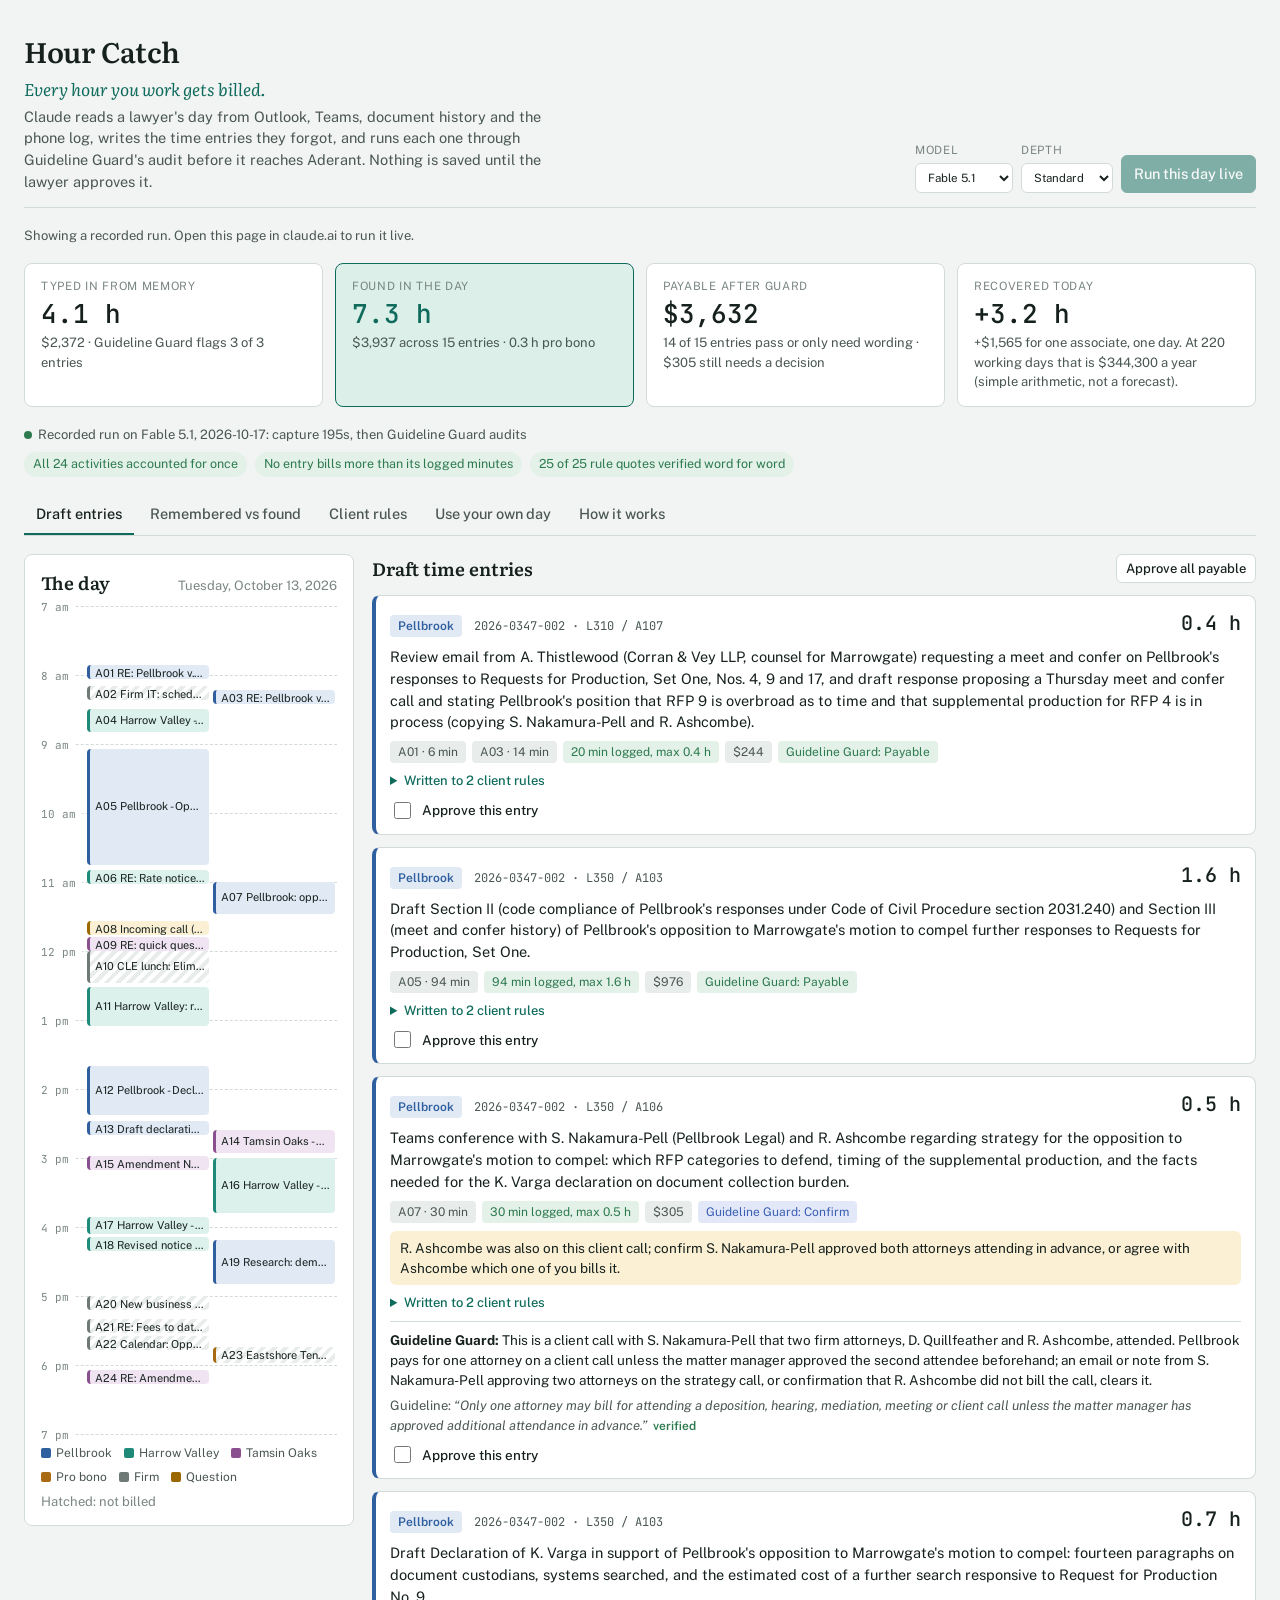
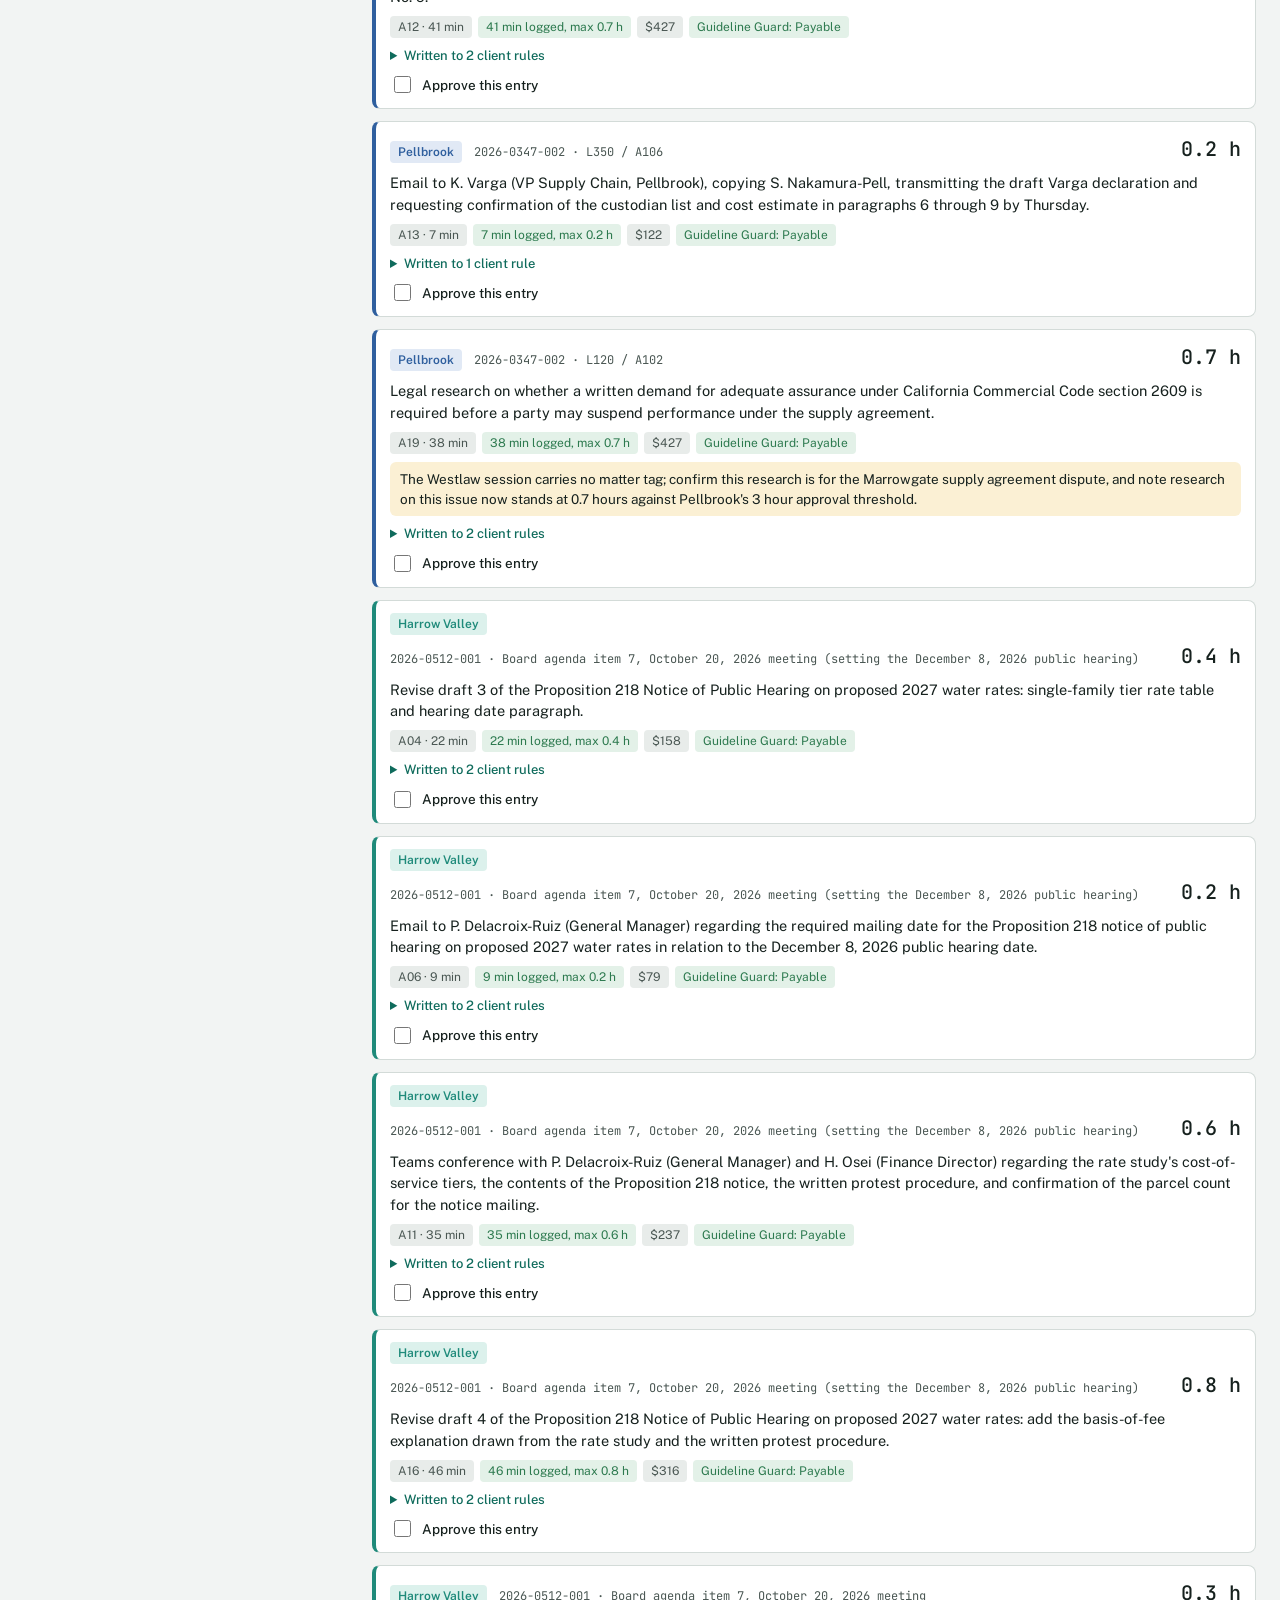
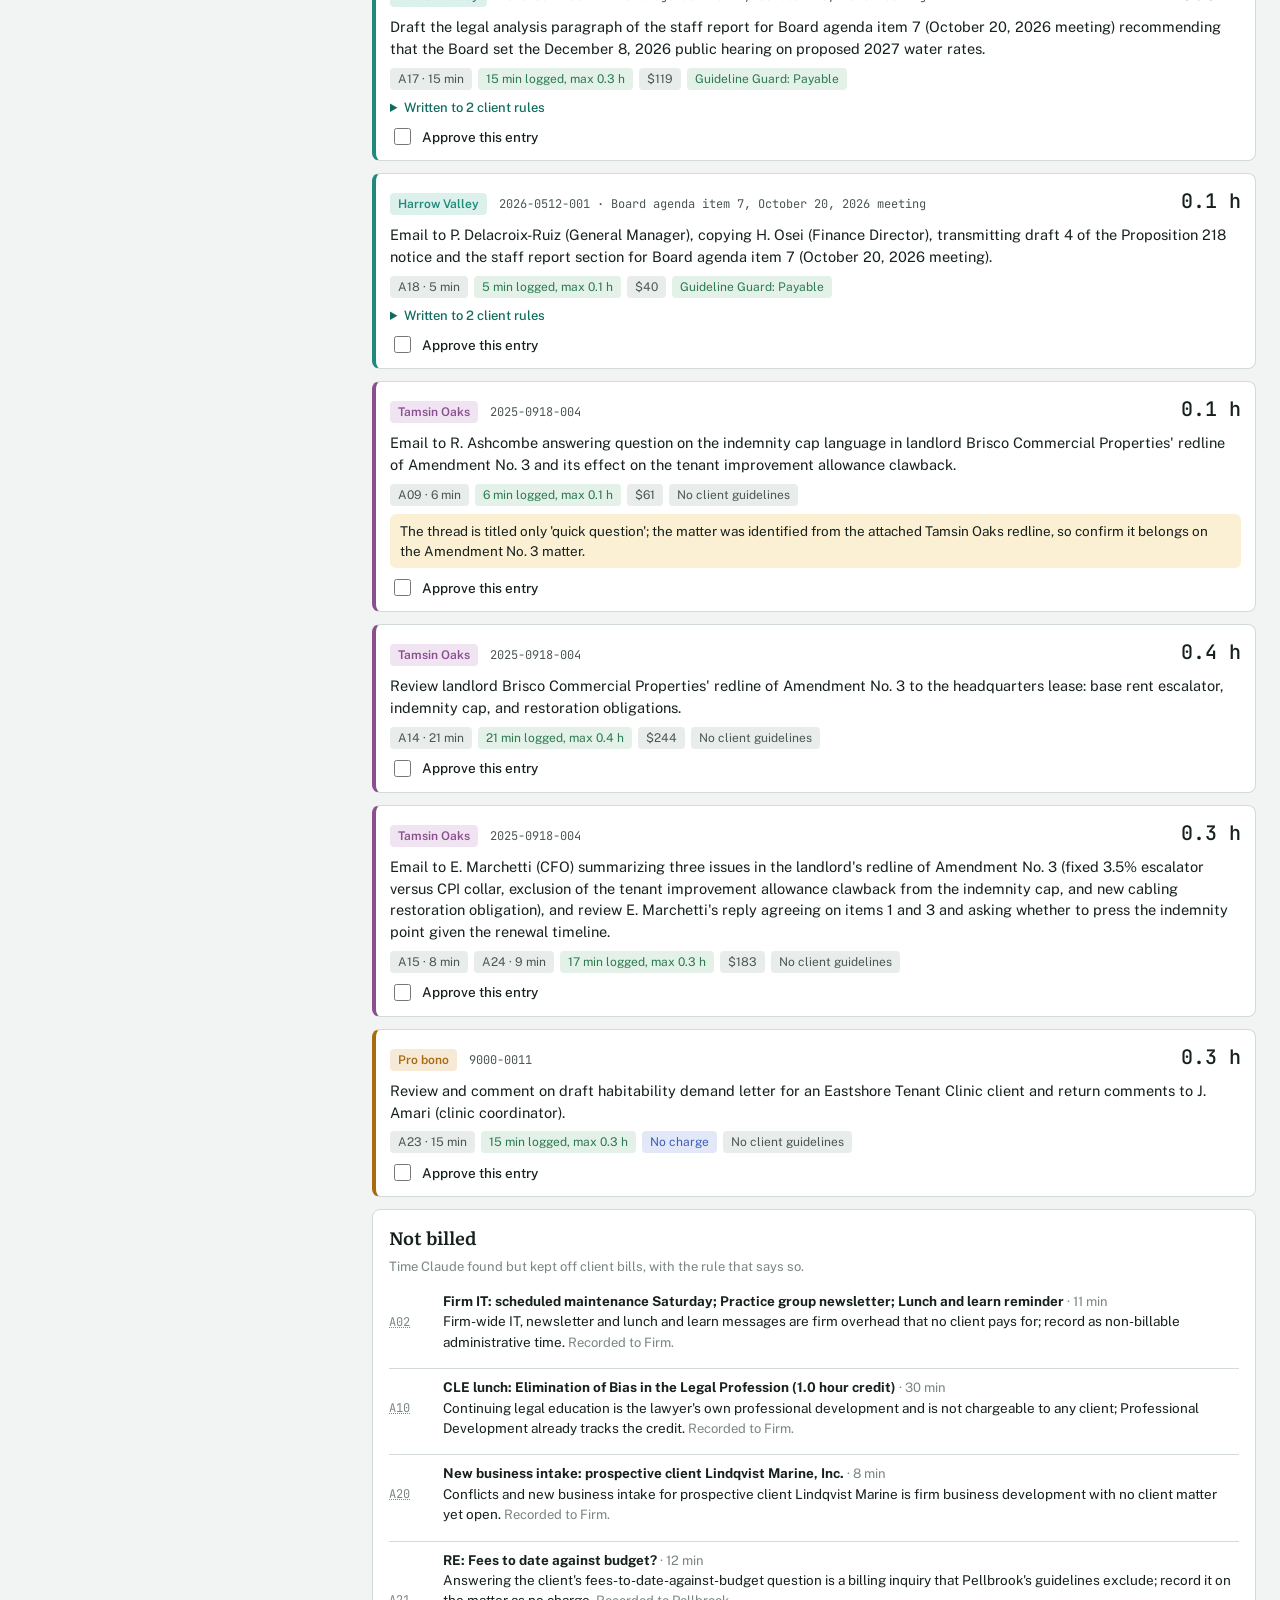
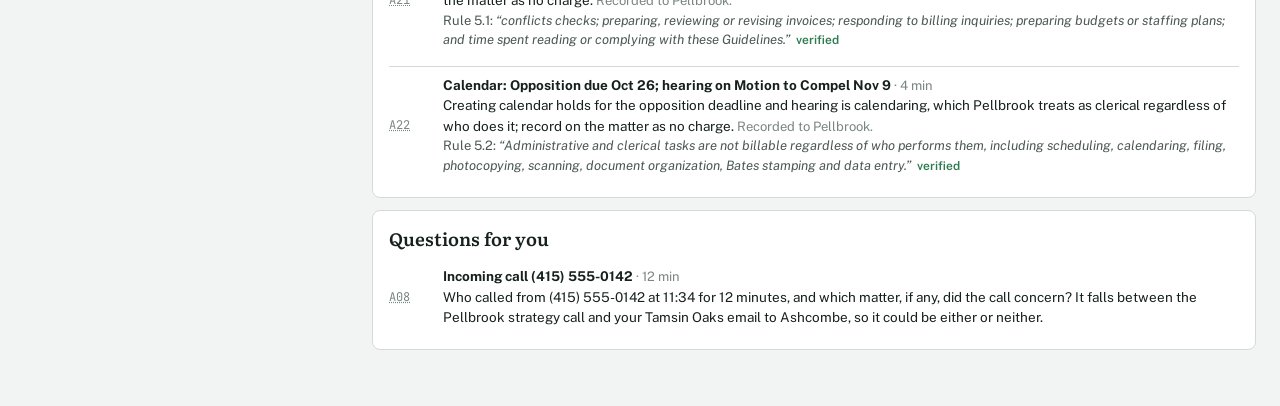
<file: demos/hour-catch.html>
<!doctype html>
<html lang="en"><head><meta charset="utf-8"><meta name="viewport" content="width=device-width,initial-scale=1">
<title>Hour Catch</title>
<meta name="claude:viewport-fit-sides" content="cover">
<link rel="stylesheet" href="https://fonts.googleapis.com/css2?family=Literata:opsz,wght@7..72,500;7..72,600;7..72,700&family=Public+Sans:wght@400;500;600&family=JetBrains+Mono:wght@400;500&display=swap">
<style>
/* Layout: a timesheet desk. Summary strip of hours remembered versus hours found, then the day's timeline on the left and the draft entries ledger on the right. */
:root{
  --bg:#f2f4f3; --panel:#ffffff; --panel2:#e8ecea; --ink:#16211e; --ink2:#4a5753; --ink3:#7a8682; --line:#d3dbd8;
  --accent:#0f6b5c; --accent-ink:#ffffff; --accent-soft:#dcefe9;
  --m1:#2f5f9e; --m1-bg:#e1e9f5; --m2:#1f8a7a; --m2-bg:#dcf1ec; --m3:#8a4f8f; --m3-bg:#f1e4f2; --m4:#a86a12; --m4-bg:#f6ead6; --m5:#6f7a77; --m5-bg:#e7ebea;
  --ok:#2d7a4f; --ok-bg:#e3f1e8; --warn:#9a6700; --warn-bg:#fbf0d4; --bad:#b42a2a; --bad-bg:#f9e0e0; --info:#3b5fb3; --info-bg:#e2e8f8;
  --display:"Literata",Georgia,serif; --body:"Public Sans",system-ui,-apple-system,"Segoe UI",sans-serif; --mono:"JetBrains Mono",ui-monospace,Menlo,Consolas,monospace;
}
@media (prefers-color-scheme:dark){ :root:not([data-theme="light"]){
  --bg:#0f1513; --panel:#18201e; --panel2:#1f2926; --ink:#e5ebe9; --ink2:#a9b6b2; --ink3:#7f8c88; --line:#2b3633;
  --accent:#5cc7b0; --accent-ink:#0b1a16; --accent-soft:#163630;
  --m1:#87aee6; --m1-bg:#1c2a40; --m2:#5fcfbd; --m2-bg:#153430; --m3:#d39ad8; --m3-bg:#33213a; --m4:#e5ad5c; --m4-bg:#3a2b14; --m5:#a3aeab; --m5-bg:#262e2c;
  --ok:#6dc48f; --ok-bg:#173024; --warn:#e6b64a; --warn-bg:#3a2f12; --bad:#f07a7a; --bad-bg:#3f1c1c; --info:#8fa9ec; --info-bg:#1f2a46;
  color-scheme:dark } }
:root[data-theme="dark"]{
  --bg:#0f1513; --panel:#18201e; --panel2:#1f2926; --ink:#e5ebe9; --ink2:#a9b6b2; --ink3:#7f8c88; --line:#2b3633;
  --accent:#5cc7b0; --accent-ink:#0b1a16; --accent-soft:#163630;
  --m1:#87aee6; --m1-bg:#1c2a40; --m2:#5fcfbd; --m2-bg:#153430; --m3:#d39ad8; --m3-bg:#33213a; --m4:#e5ad5c; --m4-bg:#3a2b14; --m5:#a3aeab; --m5-bg:#262e2c;
  --ok:#6dc48f; --ok-bg:#173024; --warn:#e6b64a; --warn-bg:#3a2f12; --bad:#f07a7a; --bad-bg:#3f1c1c; --info:#8fa9ec; --info-bg:#1f2a46;
  color-scheme:dark }
*{box-sizing:border-box}
body{background:var(--bg);color:var(--ink);font-family:var(--body);font-size:14.5px;line-height:1.5;padding-left:max(16px,env(safe-area-inset-left,0px));padding-right:max(16px,env(safe-area-inset-right,0px));padding-block:0 48px}
h1,h2,h3{font-family:var(--display);font-weight:600;text-wrap:balance;margin:0}
h2{font-size:18px} h3{font-size:15px}
p{margin:0}
a{color:var(--accent)}
button,select,textarea{font:inherit;color:var(--ink)}
button{cursor:pointer}
:focus-visible{outline:2px solid var(--accent);outline-offset:2px}
.num{font-family:var(--mono);font-variant-numeric:tabular-nums}
.wrap{max-width:1260px;margin:0 auto;display:flex;flex-direction:column;gap:18px}
.top{display:flex;flex-wrap:wrap;align-items:flex-end;justify-content:space-between;gap:14px;padding:22px 0 14px;border-bottom:1px solid var(--line)}
.brand{display:flex;flex-direction:column;gap:4px}
.brand h1{font-size:28px;letter-spacing:-.01em}
.brand .promise{font-family:var(--display);font-size:17px;color:var(--accent);font-style:italic}
.brand p{color:var(--ink2);max-width:62ch}
.controls{display:flex;flex-wrap:wrap;align-items:flex-end;gap:8px}
.controls label{font-size:11.5px;color:var(--ink3);text-transform:uppercase;letter-spacing:.06em;display:flex;flex-direction:column;gap:3px}
select{background:var(--panel);border:1px solid var(--line);border-radius:6px;padding:6px 8px}
.btn{background:var(--panel);border:1px solid var(--line);border-radius:6px;padding:7px 12px;font-weight:500}
.btn.primary{background:var(--accent);border-color:var(--accent);color:var(--accent-ink)}
.btn.small{padding:4px 9px;font-size:13px}
.btn:disabled{opacity:.5;cursor:not-allowed}
.status{font-size:13px;color:var(--ink2);min-height:1.4em}
.stream{font-family:var(--mono);font-size:11.5px;color:var(--ink3);white-space:pre-wrap;max-height:4.5em;overflow:hidden}
/* summary */
.tiles{display:grid;grid-template-columns:repeat(4,minmax(0,1fr));gap:12px}
@media (max-width:900px){.tiles{grid-template-columns:repeat(2,minmax(0,1fr))}}
@media (max-width:480px){.tiles{grid-template-columns:1fr}}
.tile{background:var(--panel);border:1px solid var(--line);border-radius:8px;padding:14px 16px;display:flex;flex-direction:column;gap:4px;min-width:0}
.tile .k{font-size:11.5px;text-transform:uppercase;letter-spacing:.06em;color:var(--ink3)}
.tile .v{font-family:var(--mono);font-size:26px;font-weight:500;font-variant-numeric:tabular-nums;line-height:1.15}
.tile .s{font-size:13px;color:var(--ink2)}
.tile.found{border-color:var(--accent);background:var(--accent-soft)}
.tile.found .v{color:var(--accent)}
.runmeta{display:flex;flex-wrap:wrap;gap:8px 18px;align-items:center;font-size:13px;color:var(--ink2)}
.dot{display:inline-block;width:8px;height:8px;border-radius:50%;background:var(--ok);margin-right:6px}
.checks{display:flex;flex-wrap:wrap;gap:8px}
.check{font-size:12.5px;padding:3px 9px;border-radius:999px;background:var(--ok-bg);color:var(--ok)}
.check.bad{background:var(--bad-bg);color:var(--bad)}
/* tabs */
.nav{display:flex;flex-wrap:wrap;gap:4px;border-bottom:1px solid var(--line)}
.nav button{background:none;border:0;border-bottom:2px solid transparent;padding:8px 12px;color:var(--ink2);font-weight:500}
.nav button[aria-selected="true"]{color:var(--ink);border-bottom-color:var(--accent)}
/* desk */
.desk{display:grid;grid-template-columns:330px minmax(0,1fr);gap:18px;align-items:start}
@media (max-width:860px){.desk{grid-template-columns:1fr}}
.panel{background:var(--panel);border:1px solid var(--line);border-radius:8px;padding:14px 16px;min-width:0}
.tl-panel{position:sticky;top:calc(env(safe-area-inset-top,0px) + 8px)}
@media (max-width:860px){.tl-panel{position:static}}
.tl-head{display:flex;justify-content:space-between;align-items:baseline;gap:8px;margin-bottom:10px}
.tl{position:relative;margin-left:44px}
.tl .hr{position:absolute;left:-44px;right:0;border-top:1px dashed var(--line);font-family:var(--mono);font-size:11px;color:var(--ink3)}
.tl .hr span{position:relative;top:-8px;background:var(--panel);padding-right:6px}
.blk{position:absolute;border-radius:4px;border:0;border-left:3px solid var(--c);background:var(--cb);color:var(--ink);font-size:11px;line-height:1.2;text-align:left;padding:2px 5px;overflow:hidden;white-space:nowrap;text-overflow:ellipsis}
.blk.nb{background:repeating-linear-gradient(135deg,var(--panel2),var(--panel2) 4px,var(--panel) 4px,var(--panel) 8px)}
.blk.q{border-left-color:var(--warn);background:var(--warn-bg)}
.blk.hl{outline:2px solid var(--ink);z-index:2}
.legend{display:flex;flex-wrap:wrap;gap:6px 12px;font-size:12px;color:var(--ink2);margin-top:10px}
.sw{display:inline-block;width:10px;height:10px;border-radius:2px;background:var(--c);margin-right:5px;vertical-align:-1px}
.ledger{display:flex;flex-direction:column;gap:12px;min-width:0}
.lhead{display:flex;flex-wrap:wrap;justify-content:space-between;align-items:center;gap:8px}
.entry{background:var(--panel);border:1px solid var(--line);border-left:4px solid var(--c);border-radius:8px;padding:12px 14px;display:flex;flex-direction:column;gap:8px;scroll-margin-top:12px}
.entry.hl{box-shadow:0 0 0 2px var(--c)}
.erow{display:flex;flex-wrap:wrap;gap:6px 12px;align-items:baseline}
.mchip{font-size:12px;font-weight:600;color:var(--c);background:var(--cb);padding:2px 8px;border-radius:4px}
.hours{font-family:var(--mono);font-size:20px;font-weight:500;margin-left:auto}
.codes{font-family:var(--mono);font-size:12px;color:var(--ink2)}
.narr{font-size:14.5px}
.narr.struck{text-decoration:line-through;color:var(--ink3)}
.pills{display:flex;flex-wrap:wrap;gap:6px}
.pill{font-size:12px;padding:2px 8px;border-radius:4px;background:var(--panel2);color:var(--ink2);border:0}
.pill.ok{background:var(--ok-bg);color:var(--ok)} .pill.bad{background:var(--bad-bg);color:var(--bad)} .pill.warn{background:var(--warn-bg);color:var(--warn)} .pill.info{background:var(--info-bg);color:var(--info)}
button.pill{cursor:pointer}
.flag{font-size:13.5px;background:var(--warn-bg);color:var(--ink);border-radius:6px;padding:7px 10px}
.guard{font-size:13.5px;border-top:1px solid var(--line);padding-top:8px;display:flex;flex-direction:column;gap:6px}
.quote{font-size:13px;color:var(--ink2)}
.quote q{font-style:italic}
.ok-t{color:var(--ok);font-weight:600;font-size:12px;margin-left:6px}
.bad-t{color:var(--bad);font-weight:600;font-size:12px;margin-left:6px}
.approve{display:flex;align-items:center;gap:8px;font-size:13.5px;font-weight:500}
.approve input{width:17px;height:17px;accent-color:var(--accent)}
.rewrite{background:var(--panel2);border-radius:6px;padding:7px 10px;font-size:13.5px}
details summary{cursor:pointer;color:var(--accent);font-size:13px;font-weight:500}
.side-list{display:flex;flex-direction:column;gap:8px}
.nbitem{display:grid;grid-template-columns:44px minmax(0,1fr);gap:4px 10px;font-size:13.5px;padding:8px 0;border-top:1px solid var(--line)}
.nbitem:first-child{border-top:0}
.src{font-family:var(--mono);font-size:12px;color:var(--ink3);background:none;border:0;padding:0;text-align:left;text-decoration:underline dotted}
/* compare */
.cmp{display:grid;grid-template-columns:minmax(0,1fr) minmax(0,1fr);gap:16px}
@media (max-width:760px){.cmp{grid-template-columns:1fr}}
table{border-collapse:collapse;width:100%;font-size:13.5px}
th,td{text-align:left;padding:7px 8px;border-bottom:1px solid var(--line);vertical-align:top}
th{font-size:11.5px;text-transform:uppercase;letter-spacing:.05em;color:var(--ink3);font-weight:600}
td.n{font-family:var(--mono);text-align:right;white-space:nowrap}
.tscroll{overflow-x:auto}
.bars{display:flex;flex-direction:column;gap:10px}
.bar{display:grid;grid-template-columns:110px minmax(0,1fr);gap:8px;align-items:center;font-size:13px}
.track{display:flex;flex-direction:column;gap:3px}
.fill{height:12px;border-radius:3px;background:var(--c)}
.fill.mem{background:var(--panel2);border:1px solid var(--line)}
.fill-l{font-family:var(--mono);font-size:11.5px;color:var(--ink2)}
/* own day */
textarea{width:100%;min-height:200px;background:var(--panel);border:1px solid var(--line);border-radius:6px;padding:10px;font-family:var(--mono);font-size:12.5px;line-height:1.45}
.stack{display:flex;flex-direction:column;gap:12px}
.prose{display:flex;flex-direction:column;gap:12px;max-width:74ch}
.prose ol,.prose ul{margin:0;padding-left:20px;display:flex;flex-direction:column;gap:6px}
.rb{display:flex;flex-direction:column;gap:6px}
.rule{display:grid;grid-template-columns:48px minmax(0,1fr);gap:2px 10px;font-size:13.5px;padding:7px 0;border-top:1px solid var(--line)}
.rule b{font-family:var(--mono);font-weight:500;font-size:12.5px}
pre.src-text{white-space:pre-wrap;font-family:var(--mono);font-size:12px;background:var(--panel2);border-radius:6px;padding:12px;max-height:420px;overflow:auto}
.muted{color:var(--ink3);font-size:13px}
@media (prefers-reduced-motion:no-preference){.entry,.blk{transition:box-shadow .2s,outline-color .2s}}
</style>

<div class="wrap">
  <header class="top">
    <div class="brand">
      <h1>Hour Catch</h1>
      <div class="promise">Every hour you work gets billed.</div>
      <p>Claude reads a lawyer's day from Outlook, Teams, document history and the phone log, writes the time entries they forgot, and runs each one through Guideline Guard's audit before it reaches Aderant. Nothing is saved until the lawyer approves it.</p>
    </div>
    <div class="controls">
      <label for="model">Model<select id="model"><option value="claude-fable-5-1">Fable 5.1</option><option value="claude-opus-5-5">Opus 5.5</option><option value="claude-sonnet-5-5">Sonnet 5.5</option></select></label>
      <label for="depth">Depth<select id="depth"><option value="low">Quick</option><option value="medium" selected>Standard</option><option value="high">Thorough</option></select></label>
      <button class="btn primary" id="runBtn" disabled title="Open this page in claude.ai to run it live">Run this day live</button>
      <button class="btn" id="stopBtn" hidden>Stop</button>
    </div>
  </header>
  <div><div class="status" id="status"></div><div class="stream" id="stream"></div></div>

  <section class="tiles" id="tiles" aria-label="Summary"></section>
  <div class="runmeta" id="runmeta"></div>

  <nav class="nav" role="tablist" aria-label="Views">
    <button role="tab" id="t-desk" data-tab="desk" aria-selected="true">Draft entries</button>
    <button role="tab" id="t-compare" data-tab="compare" aria-selected="false">Remembered vs found</button>
    <button role="tab" id="t-rules" data-tab="rules" aria-selected="false">Client rules</button>
    <button role="tab" id="t-own" data-tab="own" aria-selected="false">Use your own day</button>
    <button role="tab" id="t-how" data-tab="how" aria-selected="false">How it works</button>
  </nav>

  <section id="tab-desk">
    <div class="desk">
      <aside class="panel tl-panel" aria-label="The day as recorded">
        <div class="tl-head"><h2>The day</h2><span class="muted" id="dayLabel"></span></div>
        <div class="tl" id="timeline"></div>
        <div class="legend" id="legend"></div>
      </aside>
      <div class="ledger">
        <div class="lhead"><h2>Draft time entries</h2><div style="display:flex;gap:8px;flex-wrap:wrap"><button class="btn small" id="approveAll">Approve all payable</button><button class="btn small primary" id="exportBtn" hidden>Export approved to Aderant (CSV)</button></div></div>
        <div id="entries" class="ledger"></div>
        <div class="panel"><h2 style="margin-bottom:6px">Not billed</h2><p class="muted" style="margin-bottom:6px">Time Claude found but kept off client bills, with the rule that says so.</p><div id="notbilled" class="side-list"></div></div>
        <div class="panel"><h2 style="margin-bottom:6px">Questions for you</h2><div id="questions" class="side-list"></div></div>
      </div>
    </div>
  </section>

  <section id="tab-compare" hidden>
    <div class="stack">
      <div class="panel"><h2 style="margin-bottom:10px">Hours by matter</h2><div class="bars" id="bars"></div></div>
      <div class="cmp">
        <div class="panel"><h2 style="margin-bottom:8px">What was typed in at 6:40 pm</h2><div class="tscroll" id="memTable"></div></div>
        <div class="panel"><h2 style="margin-bottom:8px">What the day shows</h2><div class="tscroll" id="foundTable"></div></div>
      </div>
    </div>
  </section>

  <section id="tab-rules" hidden><div class="cmp" id="rules"></div></section>

  <section id="tab-own" hidden>
    <div class="stack" style="max-width:900px">
      <p>Paste your own day: an Outlook export, a calendar, notes, anything with one activity per line. Times and minutes help; Claude marks anything it had to estimate. Matters use the sample clients and their rulebooks below. Use invented or cleared data only.</p>
      <label for="ownAct" class="muted">Activity, one per line</label>
      <textarea id="ownAct" placeholder="09:10-09:55 Word: Smith lease amendment draft 2 (40 min)&#10;10:02 Email to J. Lee re: escrow instructions (6 min)"></textarea>
      <label for="ownMat" class="muted">Matters: id | client | matter | rate | rulebook (pellbrook, harrow or none)</label>
      <textarea id="ownMat" style="min-height:120px"></textarea>
      <div style="display:flex;gap:8px;flex-wrap:wrap"><button class="btn primary" id="ownRun" disabled>Find my hours on Claude</button><button class="btn" id="ownReset">Back to the sample day</button></div>
      <div class="status" id="ownMsg"></div>
    </div>
  </section>

  <section id="tab-how" hidden>
    <div class="prose">
      <h2>How Hour Catch works</h2>
      <ol>
        <li><b>Read the day.</b> The activity log is what the lawyer's own machine already records: Outlook mail and calendar, Teams calls, document edit sessions in iManage, research sessions and the phone log, each with active minutes.</li>
        <li><b>Draft the entries.</b> Claude groups the activity into one entry per task, assigns each to a matter, and writes the narrative to the client's rulebook. The rulebooks are the ones Guideline Guard extracted from each client's guidelines.</li>
        <li><b>Audit before saving.</b> Every draft entry goes through Guideline Guard's own audit prompt, the same one that reviews prebills, so time is born compliant instead of fixed at bill time.</li>
        <li><b>Prove it in the page.</b> Plain code checks that every activity is accounted for exactly once, that no entry bills more than its logged minutes rounded up to the tenth, and that every rule quote appears word for word in the client's guidelines.</li>
        <li><b>The lawyer approves.</b> Nothing reaches Aderant until the lawyer ticks it. The export carries only approved entries.</li>
      </ol>
      <h2>What it runs on</h2>
      <ul>
        <li>Claude seats the firm already licenses, and the Outlook and iManage data already on the lawyer's machine.</li>
        <li>Aderant's time import. The export columns here are a starting map; the field names and code lists should be confirmed with the Aderant administrator.</li>
        <li>Passive capture of active minutes is what makes the hours exact. With Outlook alone, calls and meetings have real durations, and reading and drafting time is estimated and labeled as an estimate.</li>
      </ul>
      <h2>Ethics and client rules</h2>
      <ul>
        <li>Bill only time actually worked. California Rule of Professional Conduct 1.5 bars unconscionable fees, and the State Bar's generative AI guidance says a lawyer may bill for time actually spent, not time AI saved. The minutes check enforces that line.</li>
        <li>Clients may restrict AI. Pellbrook's guideline 10.2 allows only enterprise AI tools with a no-training commitment and a completed security review; confirm that the firm's Claude plan qualifies before running this on a client's data.</li>
        <li>Public-agency invoices are public records. Harrow Valley's rulebook keeps legal advice out of narratives, and Claude writes to it.</li>
        <li>The lawyer reviews every entry before it is saved, as the State Bar guidance requires for any AI-assisted output.</li>
      </ul>
      <p class="muted">Every client, person, matter and activity in the sample is invented.</p>
    </div>
  </section>
</div>

<script>
/* Hour Catch sample data. Every client, company, person and matter here is invented.
   The Pellbrook guidelines and rulebook come from Guideline Guard (injected by build.js and run.js as HC_PELL). */
const HC_DATA = {
date: "2026-10-13",
dayLabel: "Tuesday, October 13, 2026",
timekeeper: { code: "DQ", name: "D. Quillfeather", title: "Senior Associate", admitted: 2018 },
matters: [
  { id: "2026-0347-002", client: "Pellbrook Technologies, Inc.", short: "Pellbrook", name: "Pellbrook / Marrowgate Supply Co. supply agreement dispute", rate: 610, guidelines: "pellbrook", needs: "UTBMS task and activity codes on every entry", contacts: "S. Nakamura-Pell (Senior Counsel, Pellbrook Legal, matter manager); K. Varga (VP Supply Chain, Pellbrook); R. Ashcombe (firm partner, lead); A. Thistlewood (Corran & Vey LLP, counsel for Marrowgate)" },
  { id: "2026-0512-001", client: "Harrow Valley Water District", short: "Harrow Valley", name: "2027 water rate increase: Proposition 218 notice and Board approval", rate: 395, guidelines: "harrow", needs: "Board agenda item number when work relates to a Board meeting", contacts: "P. Delacroix-Ruiz (General Manager); H. Osei (Finance Director); District Board of Directors" },
  { id: "2025-0918-004", client: "Tamsin Oaks Senior Living, LLC", short: "Tamsin Oaks", name: "Headquarters lease: Amendment No. 3 renewal", rate: 610, guidelines: null, needs: "Firm standard narratives (no client guidelines)", contacts: "E. Marchetti (CFO, Tamsin Oaks); landlord Brisco Commercial Properties" },
  { id: "9000-0011", client: "Pro bono", short: "Pro bono", name: "Eastshore Tenant Clinic (pro bono, tracked at no charge)", rate: 0, guidelines: null, needs: "Track hours for pro bono credit; never billed", contacts: "Clinic coordinator J. Amari" },
  { id: "0000-ADMIN", client: "Firm", short: "Firm", name: "Firm administration, training and business intake (non-billable)", rate: 0, guidelines: null, needs: "Non-billable", contacts: "" }
],
/* What D. Quillfeather typed in at 6:40 pm from memory. */
remembered: [
  { id: "R1", matter: "2026-0347-002", hours: 2.5, code: "L250", narrative: "Work on opposition brief; emails with client and opposing counsel." },
  { id: "R2", matter: "2026-0512-001", hours: 0.6, code: "", narrative: "Call with District re notice." },
  { id: "R3", matter: "2026-0347-002", hours: 1.0, code: "L120", narrative: "Review file and correspondence." }
],
/* The day as the computer saw it: Outlook mail and calendar, Teams, document edit history, research sessions and the phone log.
   mins = active minutes on the item (reading pane, compose window, document focus or call length). */
activity: [
  { id: "A01", start: "07:52", mins: 6,  kind: "Email read", app: "Outlook", title: "RE: Pellbrook v. Marrowgate: meet and confer on Pellbrook's RFP responses", people: "From A. Thistlewood (Corran & Vey LLP)", detail: "Asks to meet and confer this week on Pellbrook's responses to Requests for Production, Set One, Nos. 4, 9 and 17; says Marrowgate will move to compel further responses if no agreement by Friday." },
  { id: "A02", start: "08:10", mins: 11, kind: "Email read", app: "Outlook", title: "Firm IT: scheduled maintenance Saturday; Practice group newsletter; Lunch and learn reminder", people: "Firm-wide", detail: "Three firm-wide messages read and filed." },
  { id: "A03", start: "08:13", mins: 14, kind: "Email sent", app: "Outlook", title: "RE: Pellbrook v. Marrowgate: meet and confer on Pellbrook's RFP responses", people: "To A. Thistlewood; cc S. Nakamura-Pell, R. Ashcombe", detail: "Proposes Thursday 2:00 pm call; explains Pellbrook's position that RFP 9 is overbroad as to time and that a supplemental production for RFP 4 is in process." },
  { id: "A04", start: "08:30", mins: 22, kind: "Document edit", app: "Word (iManage)", title: "Harrow Valley - Prop 218 Notice of Public Hearing - Water Rates - draft 3.docx", people: "", detail: "Revised rate table for single-family tiers and the hearing date paragraph; 310 words changed." },
  { id: "A05", start: "09:05", end: "10:47", mins: 94, kind: "Document edit", app: "Word (iManage)", title: "Pellbrook - Opposition to Marrowgate Motion to Compel - v4.docx", people: "", detail: "Drafted Section II (Pellbrook's responses were code-compliant under CCP 2031.240) and Section III (meet and confer efforts); 1,240 words added." },
  { id: "A06", start: "10:50", mins: 9,  kind: "Email sent", app: "Outlook", title: "RE: Rate notice mailing date", people: "To P. Delacroix-Ruiz (General Manager, Harrow Valley Water District)", detail: "Confirms the notice must be mailed at least 45 days before the public hearing under Cal. Const. art. XIII D, section 6(a)(2); recommends mailing no later than October 23 for a December 8 hearing." },
  { id: "A07", start: "11:00", end: "11:30", mins: 30, kind: "Teams call", app: "Teams", title: "Pellbrook: opposition strategy and Varga declaration", people: "S. Nakamura-Pell (Pellbrook Legal), R. Ashcombe (firm partner), D. Quillfeather", detail: "Discussed which RFP categories to defend, timing of supplemental production, and facts for a declaration from K. Varga on document collection burden." },
  { id: "A08", start: "11:34", mins: 12, kind: "Phone call", app: "Phone system", title: "Incoming call (415) 555-0142", people: "No contact match", detail: "12 minute call. No calendar entry and no follow-up email." },
  { id: "A09", start: "11:48", mins: 6,  kind: "Email sent", app: "Outlook", title: "RE: quick question", people: "To R. Ashcombe", detail: "Replies on the indemnity cap language Ashcombe flagged; attachment: Tamsin Oaks - Amendment No. 3 - landlord redline.pdf. Says the landlord's cap would exclude the tenant improvement allowance clawback." },
  { id: "A10", start: "12:00", end: "12:30", mins: 30, kind: "Webinar", app: "Teams", title: "CLE lunch: Elimination of Bias in the Legal Profession (1.0 hour credit)", people: "Firm CLE program", detail: "Attended live portion; credit tracked by Professional Development." },
  { id: "A11", start: "12:32", end: "13:07", mins: 35, kind: "Teams call", app: "Teams", title: "Harrow Valley: rate study and notice", people: "P. Delacroix-Ruiz (General Manager), H. Osei (Finance Director), D. Quillfeather", detail: "Walked through the rate study's cost-of-service tiers, how the notice must state the basis of the fee, and the protest procedure; agreed Osei will confirm parcel count for the mailing." },
  { id: "A12", start: "13:40", end: "14:25", mins: 41, kind: "Document edit", app: "Word (iManage)", title: "Pellbrook - Declaration of K. Varga ISO Opposition - draft 1.docx", people: "", detail: "Drafted 14 paragraphs on custodians, systems searched and the estimated cost of a further search for RFP 9." },
  { id: "A13", start: "14:28", mins: 7,  kind: "Email sent", app: "Outlook", title: "Draft declaration for your review", people: "To K. Varga; cc S. Nakamura-Pell", detail: "Sends draft declaration and asks Varga to confirm the custodian list and cost estimate in paragraphs 6 to 9 by Thursday." },
  { id: "A14", start: "14:36", end: "14:58", mins: 21, kind: "Document review", app: "Adobe (iManage)", title: "Tamsin Oaks - Amendment No. 3 - landlord redline.pdf", people: "", detail: "Reviewed landlord's redline of renewal amendment: base rent escalator, indemnity cap, restoration obligations." },
  { id: "A15", start: "14:59", mins: 8,  kind: "Email sent", app: "Outlook", title: "Amendment No. 3: three issues in the landlord's redline", people: "To E. Marchetti (CFO, Tamsin Oaks)", detail: "Summarizes three issues: 3.5% fixed escalator versus CPI collar, indemnity cap excludes TI allowance clawback, new restoration obligation for cabling." },
  { id: "A16", start: "15:00", end: "15:50", mins: 46, kind: "Document edit", app: "Word (iManage)", title: "Harrow Valley - Prop 218 Notice of Public Hearing - Water Rates - draft 4.docx", people: "", detail: "Added the basis-of-fee explanation from the rate study and the written protest procedure; 520 words changed." },
  { id: "A17", start: "15:52", end: "16:08", mins: 15, kind: "Document edit", app: "Word (iManage)", title: "Harrow Valley - Staff Report - Board Agenda Item 7 - Rate Hearing.docx", people: "", detail: "Drafted the legal analysis paragraph for the staff report recommending the Board set the December 8 hearing (Board agenda item 7, October 20 meeting)." },
  { id: "A18", start: "16:09", mins: 5,  kind: "Email sent", app: "Outlook", title: "Revised notice and staff report", people: "To P. Delacroix-Ruiz; cc H. Osei", detail: "Sends draft 4 of the notice and the staff report section for Board agenda item 7." },
  { id: "A19", start: "16:12", end: "16:52", mins: 38, kind: "Research session", app: "Westlaw", title: "Research: demand for adequate assurance, Cal. Com. Code section 2609", people: "", detail: "Searches and documents viewed on whether a written demand for adequate assurance was required before suspension of performance; 9 documents viewed." },
  { id: "A20", start: "17:00", mins: 8,  kind: "Form submitted", app: "Intake", title: "New business intake: prospective client Lindqvist Marine, Inc.", people: "To Conflicts Department", detail: "Submitted conflicts and new business intake form for a prospective client referred by R. Ashcombe." },
  { id: "A21", start: "17:20", mins: 12, kind: "Email sent", app: "Outlook", title: "RE: Fees to date against budget?", people: "To S. Nakamura-Pell", detail: "Answers the client's question on fees to date against the approved budget for the Marrowgate matter; attaches budget-to-actual table." },
  { id: "A22", start: "17:35", mins: 4,  kind: "Calendar", app: "Outlook", title: "Calendar: Opposition due Oct 26; hearing on Motion to Compel Nov 9", people: "", detail: "Created two calendar holds for the opposition filing deadline and the hearing." },
  { id: "A23", start: "17:45", mins: 15, kind: "Email sent", app: "Outlook", title: "Eastshore Tenant Clinic: habitability letter", people: "To J. Amari (clinic coordinator)", detail: "Reviewed and returned a draft habitability demand letter for a clinic client." },
  { id: "A24", start: "18:05", mins: 9,  kind: "Email read", app: "Outlook", title: "RE: Amendment No. 3: three issues in the landlord's redline", people: "From E. Marchetti", detail: "Client agrees with positions on items 1 and 3, asks whether the indemnity point is worth pushing given the renewal timeline." }
],
harrowGuidelines: `HARROW VALLEY WATER DISTRICT
BILLING GUIDELINES FOR OUTSIDE LEGAL COUNSEL
Adopted by the Board of Directors, Resolution No. 2025-31

1. RATES AND INCREMENTS

1.1 Counsel shall bill at the rates in the District's professional services agreement. The rate for attorneys shall not exceed $395 per hour.

1.2 Time shall be recorded in increments of one-tenth (0.1) of an hour and shall reflect actual time worked.

2. DESCRIPTIONS OF SERVICES

2.1 Each entry shall describe a single task. Combining several tasks under one time charge is not permitted.

2.2 Each entry shall describe the work in enough detail for District staff to understand what was done, and shall identify the participants in any meeting, call or correspondence.

2.3 Where work relates to a matter before the Board of Directors, the entry shall identify the Board agenda item number and meeting date.

2.4 Invoices of the District are public records. Descriptions shall be specific as to the task performed but shall not disclose legal advice, litigation strategy or other privileged information.

3. NON-BILLABLE TIME

3.1 The District will not pay for clerical or administrative work, including scheduling, calendaring and file management.

3.2 The District will not pay for time spent preparing invoices, responding to questions about invoices, or training counsel's personnel.

3.3 Travel within the District's service area is not billable.

4. MEETINGS

4.1 Only one attorney may bill for attendance at any meeting with District staff or the Board of Directors unless the General Manager has approved additional attendance in advance.

5. INVOICES

5.1 Invoices shall be submitted monthly and shall separately state the fees for each task order.`
};

const HC_PELL = {"guidelines":"PELLBROOK TECHNOLOGIES, INC.\nOUTSIDE COUNSEL GUIDELINES\nEffective January 1, 2026\n\nThese Guidelines apply to all legal services provided to Pellbrook Technologies, Inc. and its subsidiaries (\"Pellbrook\") by outside counsel (\"the Firm\"). By accepting an engagement, the Firm agrees to comply with these Guidelines. Invoices that do not comply will be reduced or returned.\n\n1. STAFFING\n\n1.1 Only timekeepers identified in the staffing plan approved in writing by the Pellbrook matter manager may bill time to a Pellbrook matter. Any additional timekeeper must be approved in writing by the matter manager before performing any work.\n\n1.2 Pellbrook will not pay for time billed by summer associates, law clerks, or associates with less than one year of practice following bar admission.\n\n1.3 Hourly rates are frozen for calendar year 2026 at the rates set out in the approved staffing plan. Rate increases require sixty (60) days' advance written notice and Pellbrook's written consent.\n\n1.4 Pellbrook will not pay for time spent by a new or substitute timekeeper becoming familiar with a matter, including reviewing the file to get up to speed.\n\n2. TIME RECORDING AND NARRATIVES\n\n2.1 Time must be recorded in increments of one-tenth (0.1) of an hour and must reflect actual time spent. Minimum charges are not permitted.\n\n2.2 Block billing is prohibited. Each task must be recorded as a separate entry with its own time.\n\n2.3 Each narrative must describe the specific task performed and its subject matter. For conferences, calls and correspondence, the narrative must identify the participants and the purpose of the communication. Entries such as \"attention to file,\" \"review file,\" \"work on case,\" or \"revise document\" without more are not acceptable and will not be paid.\n\n2.4 Time must be recorded contemporaneously. Time entered more than thirty (30) days after the work was performed may be rejected.\n\n3. CONFERENCES, MEETINGS AND DUPLICATION\n\n3.1 Pellbrook will pay for only one timekeeper to attend any internal conference unless the narrative explains why each additional participant was necessary.\n\n3.2 Only one attorney may bill for attending a deposition, hearing, mediation, meeting or client call unless the matter manager has approved additional attendance in advance.\n\n3.3 Pellbrook will not pay for duplicative review of the same document by multiple timekeepers, or for the review of work product by a timekeeper not approved for the matter.\n\n4. RESEARCH, MOTIONS AND EXPERTS\n\n4.1 Legal research exceeding three (3) hours on any single issue requires the advance approval of the matter manager. The Firm is expected to draw on its existing knowledge and prior work product before conducting new research.\n\n4.2 The Firm must obtain the matter manager's approval before filing any motion, commencing any proceeding, or retaining any expert or consultant.\n\n5. NON-BILLABLE ACTIVITIES\n\n5.1 The following are not billable under any circumstances: conflicts checks; preparing, reviewing or revising invoices; responding to billing inquiries; preparing budgets or staffing plans; and time spent reading or complying with these Guidelines.\n\n5.2 Administrative and clerical tasks are not billable regardless of who performs them, including scheduling, calendaring, filing, photocopying, scanning, document organization, Bates stamping and data entry.\n\n5.3 Pellbrook will not pay for training, continuing legal education, or firm overhead activities.\n\n5.4 Routine monthly status reports are expected and may be billed at no more than 0.3 hours per report.\n\n6. TRAVEL\n\n6.1 Travel time is billed at fifty percent (50%) of the timekeeper's approved hourly rate. Travel time is not billable at all if the timekeeper performs work for other clients during the travel.\n\n6.2 Air travel is reimbursed at coach fare. Lodging and meals are reimbursed at reasonable cost and must be itemized.\n\n7. EXPENSES\n\n7.1 Pellbrook will not reimburse firm overhead, including online legal research charges (Westlaw, Lexis or similar), word processing, secretarial or paralegal overtime, local meals, office supplies, or local telephone charges.\n\n7.2 Photocopying and printing are reimbursed at cost, not to exceed $0.10 per page. Outside vendor charges are reimbursed at actual cost without markup.\n\n7.3 Any single expense exceeding $500 requires the matter manager's approval in advance.\n\n8. BUDGETS AND INVOICES\n\n8.1 Any matter expected to exceed $25,000 in fees requires a budget approved by the matter manager before substantive work begins. Each invoice must report fees to date against the approved budget.\n\n8.2 Invoices must be submitted monthly in LEDES format with UTBMS task codes. Invoices received more than ninety (90) days after the end of the billing period will not be paid.\n\n9. CONFLICTS OF INTEREST\n\n9.1 Pellbrook does not consent to any advance or blanket waiver of conflicts. The Firm must notify the Pellbrook General Counsel in writing and obtain written consent before accepting any representation adverse to Pellbrook or any of its subsidiaries or affiliates listed on Exhibit A, as updated from time to time.\n\n9.2 The Firm must run a conflicts check that includes the entities on Exhibit A before opening any new matter for Pellbrook and must disclose any potential conflict within five (5) business days of discovering it.\n\n10. CONFIDENTIALITY, DATA SECURITY AND ARTIFICIAL INTELLIGENCE\n\n10.1 The Firm must protect Pellbrook Confidential Information in accordance with the Pellbrook Information Security Addendum and must report any security incident involving Pellbrook information within forty-eight (48) hours.\n\n10.2 The Firm may not submit Pellbrook Confidential Information to any generative artificial intelligence tool unless the tool is an enterprise service that contractually prohibits the provider from training on the Firm's inputs and the Firm has completed a security review of the tool. The Firm will disclose, on request, which artificial intelligence tools were used on Pellbrook matters.\n\n10.3 A lawyer must review all work product prepared with the assistance of artificial intelligence before it is relied upon or delivered to Pellbrook. Pellbrook will not pay for time spent correcting errors introduced by artificial intelligence tools.\n\n11. COMMUNICATION\n\n11.1 The Firm must copy the matter manager on all substantive correspondence with opposing counsel and must provide copies of all filings on the day they are filed.\n\n11.2 Settlement authority rests solely with Pellbrook. The Firm may not make or accept any settlement proposal without written authorization.\n\nEXHIBIT A: AFFILIATES (as of January 1, 2026)\nPellbrook Technologies, Inc.; Pellbrook Devices GmbH; Pellbrook Cloud Services LLC; Sorrelwick Analytics, Inc. (majority-owned); Brackenridge Sensor Partners, L.P. (joint venture).","rulebook":{"summary":"Pellbrook wants tight control over who works on its matters and what they bill, with written approval required for staffing, rates, research over three hours, motions, experts, large expenses and budgets. It also expects clean, task-level narratives, no overhead or clerical charges, strict conflicts handling that covers its Exhibit A affiliates, and careful limits on generative AI use with its confidential information.","rules":[{"id":"1.1","category":"Staffing","title":"Only approved timekeepers may bill","test":"Confirm the timekeeper on the entry appears in the staffing plan approved in writing by the matter manager, or has prior written approval.","quote":"Only timekeepers identified in the staffing plan approved in writing by the Pellbrook matter manager may bill time to a Pellbrook matter.","applies":"fees"},{"id":"1.2","category":"Staffing","title":"No junior or clerk time","test":"Reject any entry by a summer associate, law clerk, or associate admitted to the bar less than one year before the work date.","quote":"Pellbrook will not pay for time billed by summer associates, law clerks, or associates with less than one year of practice following bar admission.","applies":"fees"},{"id":"1.3","category":"Staffing","title":"Rates frozen at staffing plan","test":"Confirm the rate on the entry matches the approved 2026 staffing plan rate and has no increase without 60 days' notice and written consent.","quote":"Hourly rates are frozen for calendar year 2026 at the rates set out in the approved staffing plan.","applies":"fees"},{"id":"1.4","category":"Staffing","title":"No get-up-to-speed time","test":"Reject entries where a new or substitute timekeeper reviews the file or otherwise becomes familiar with the matter.","quote":"Pellbrook will not pay for time spent by a new or substitute timekeeper becoming familiar with a matter, including reviewing the file to get up to speed.","applies":"fees"},{"id":"2.1","category":"Narratives","title":"Tenth-hour increments, no minimums","test":"Confirm the entry is in 0.1 hour increments, reflects actual time, and is not a minimum charge such as 0.2 or 0.3 for every email.","quote":"Time must be recorded in increments of one-tenth (0.1) of an hour and must reflect actual time spent. Minimum charges are not permitted.","applies":"fees"},{"id":"2.2","category":"Narratives","title":"No block billing","test":"Flag any entry that combines more than one task under a single time amount and require it to be split.","quote":"Block billing is prohibited. Each task must be recorded as a separate entry with its own time.","applies":"fees"},{"id":"2.3a","category":"Narratives","title":"Narrative states task and subject","test":"Reject entries that use generic phrases like attention to file, review file, work on case, or revise document without naming the specific task and subject.","quote":"Entries such as \"attention to file,\" \"review file,\" \"work on case,\" or \"revise document\" without more are not acceptable and will not be paid.","applies":"fees"},{"id":"2.3b","category":"Narratives","title":"Communications name participants and purpose","test":"For any conference, call or correspondence entry, confirm the narrative names the participants and the purpose of the communication.","quote":"For conferences, calls and correspondence, the narrative must identify the participants and the purpose of the communication.","applies":"fees"},{"id":"2.4","category":"Narratives","title":"Time entered within thirty days","test":"Compare the entry date to the work date and flag any entry recorded more than 30 days after the work was performed.","quote":"Time entered more than thirty (30) days after the work was performed may be rejected.","applies":"fees"},{"id":"3.1","category":"Conferences and duplication","title":"One timekeeper per internal conference","test":"Where two or more timekeepers bill the same internal conference, allow only one unless each additional participant's narrative explains why they were necessary.","quote":"Pellbrook will pay for only one timekeeper to attend any internal conference unless the narrative explains why each additional participant was necessary.","applies":"fees"},{"id":"3.2","category":"Conferences and duplication","title":"One attorney at external events","test":"Where more than one attorney bills a deposition, hearing, mediation, meeting or client call, allow only one unless the matter manager approved the extra attendance in advance.","quote":"Only one attorney may bill for attending a deposition, hearing, mediation, meeting or client call unless the matter manager has approved additional attendance in advance.","applies":"fees"},{"id":"3.3","category":"Conferences and duplication","title":"No duplicate document review","test":"Flag entries where multiple timekeepers review the same document, or where an unapproved timekeeper reviews another's work product.","quote":"Pellbrook will not pay for duplicative review of the same document by multiple timekeepers, or for the review of work product by a timekeeper not approved for the matter.","applies":"fees"},{"id":"4.1","category":"Research and motions","title":"Research over three hours needs approval","test":"Total research time on a single issue across all entries and flag anything over 3 hours without advance approval from the matter manager.","quote":"Legal research exceeding three (3) hours on any single issue requires the advance approval of the matter manager.","applies":"fees"},{"id":"4.2","category":"Research and motions","title":"Approval before motions and experts","test":"For entries or expenses tied to filing a motion, starting a proceeding, or retaining an expert or consultant, confirm the matter manager approved it beforehand.","quote":"The Firm must obtain the matter manager's approval before filing any motion, commencing any proceeding, or retaining any expert or consultant.","applies":"both"},{"id":"5.1","category":"Non-billable","title":"Conflicts, billing and budget time","test":"Reject any entry for conflicts checks, preparing or revising invoices, answering billing questions, preparing budgets or staffing plans, or reading these Guidelines.","quote":"conflicts checks; preparing, reviewing or revising invoices; responding to billing inquiries; preparing budgets or staffing plans; and time spent reading or complying with these Guidelines.","applies":"fees"},{"id":"5.2","category":"Non-billable","title":"No administrative or clerical tasks","test":"Reject entries for scheduling, calendaring, filing, photocopying, scanning, organizing documents, Bates stamping or data entry, whoever performed them.","quote":"Administrative and clerical tasks are not billable regardless of who performs them, including scheduling, calendaring, filing, photocopying, scanning, document organization, Bates stamping and data entry.","applies":"fees"},{"id":"5.3","category":"Non-billable","title":"No training or overhead","test":"Reject entries for training, continuing legal education, or internal firm overhead activities.","quote":"Pellbrook will not pay for training, continuing legal education, or firm overhead activities.","applies":"fees"},{"id":"5.4","category":"Non-billable","title":"Status reports capped at 0.3","test":"Cap any entry for a routine monthly status report at 0.3 hours.","quote":"Routine monthly status reports are expected and may be billed at no more than 0.3 hours per report.","applies":"fees"},{"id":"6.1","category":"Travel","title":"Travel time at half rate","test":"Confirm travel entries are billed at 50 percent of the approved rate, and cut them entirely if the timekeeper worked for other clients while traveling.","quote":"Travel time is billed at fifty percent (50%) of the timekeeper's approved hourly rate. Travel time is not billable at all if the timekeeper performs work for other clients during the travel.","applies":"fees"},{"id":"6.2","category":"Travel","title":"Coach airfare, itemized lodging and meals","test":"Confirm airfare is coach, and that lodging and meal charges are reasonable and itemized with receipts.","quote":"Air travel is reimbursed at coach fare. Lodging and meals are reimbursed at reasonable cost and must be itemized.","applies":"expenses"},{"id":"7.1","category":"Expenses","title":"No overhead expense charges","test":"Reject expense lines for Westlaw or Lexis research, word processing, staff overtime, local meals, office supplies, or local phone charges.","quote":"Pellbrook will not reimburse firm overhead, including online legal research charges (Westlaw, Lexis or similar), word processing, secretarial or paralegal overtime, local meals, office supplies, or local telephone charges.","applies":"expenses"},{"id":"7.2a","category":"Expenses","title":"Copies capped at ten cents","test":"Confirm photocopy and print charges are at cost and no more than $0.10 per page.","quote":"Photocopying and printing are reimbursed at cost, not to exceed $0.10 per page.","applies":"expenses"},{"id":"7.2b","category":"Expenses","title":"Vendor charges at cost, no markup","test":"Compare each outside vendor charge to the vendor invoice and reject any markup.","quote":"Outside vendor charges are reimbursed at actual cost without markup.","applies":"expenses"},{"id":"7.3","category":"Expenses","title":"Expenses over $500 need approval","test":"For any single expense over $500, confirm the matter manager approved it in advance.","quote":"Any single expense exceeding $500 requires the matter manager's approval in advance.","applies":"expenses"},{"id":"8.1a","category":"Budgets and invoices","title":"Budget before substantive work","test":"If the matter is expected to exceed $25,000 in fees, confirm an approved budget exists dated before the first substantive entry.","quote":"Any matter expected to exceed $25,000 in fees requires a budget approved by the matter manager before substantive work begins.","applies":"fees"},{"id":"8.1b","category":"Budgets and invoices","title":"Invoice reports fees against budget","test":"Confirm the invoice states fees to date compared with the approved budget.","quote":"Each invoice must report fees to date against the approved budget.","applies":"fees"},{"id":"8.2a","category":"Budgets and invoices","title":"Monthly LEDES with UTBMS codes","test":"Confirm the invoice is monthly, in LEDES format, and every entry carries a UTBMS task code.","quote":"Invoices must be submitted monthly in LEDES format with UTBMS task codes.","applies":"both"},{"id":"8.2b","category":"Budgets and invoices","title":"Submit within ninety days","test":"Confirm the invoice will reach Pellbrook within 90 days of the end of the billing period, and escalate any older unbilled time.","quote":"Invoices received more than ninety (90) days after the end of the billing period will not be paid.","applies":"both"},{"id":"9.1","category":"Conflicts","title":"No advance waivers, written consent","test":"Confirm no blanket waiver is relied on and that any adverse representation has written consent from the Pellbrook General Counsel.","quote":"Pellbrook does not consent to any advance or blanket waiver of conflicts.","applies":"desk"},{"id":"9.2","category":"Conflicts","title":"Check Exhibit A, disclose in five days","test":"Confirm a conflicts check including all Exhibit A entities was run before matter opening and any potential conflict was disclosed within five business days.","quote":"The Firm must run a conflicts check that includes the entities on Exhibit A before opening any new matter for Pellbrook","applies":"desk"},{"id":"10.1","category":"Data security and AI","title":"Security addendum and 48-hour incidents","test":"Confirm the firm follows the Pellbrook Information Security Addendum and reports any incident involving Pellbrook information within 48 hours.","quote":"must report any security incident involving Pellbrook information within forty-eight (48) hours.","applies":"desk"},{"id":"10.2","category":"Data security and AI","title":"Enterprise AI tools only","test":"Confirm any generative AI tool used with Pellbrook information is an enterprise service with a no-training contract and a completed firm security review.","quote":"The Firm may not submit Pellbrook Confidential Information to any generative artificial intelligence tool unless the tool is an enterprise service that contractually prohibits the provider from training on the Firm's inputs","applies":"desk"},{"id":"10.3a","category":"Data security and AI","title":"Lawyer reviews AI work product","test":"Confirm a lawyer reviewed any AI-assisted work product before it was relied on or sent to Pellbrook.","quote":"A lawyer must review all work product prepared with the assistance of artificial intelligence before it is relied upon or delivered to Pellbrook.","applies":"desk"},{"id":"10.3b","category":"Data security and AI","title":"No time fixing AI errors","test":"Reject entries for time spent correcting errors introduced by an artificial intelligence tool.","quote":"Pellbrook will not pay for time spent correcting errors introduced by artificial intelligence tools.","applies":"fees"},{"id":"11.1","category":"Communication","title":"Copy manager, send filings same day","test":"Confirm the matter manager was copied on substantive correspondence with opposing counsel and received filings the day they were filed.","quote":"The Firm must copy the matter manager on all substantive correspondence with opposing counsel and must provide copies of all filings on the day they are filed.","applies":"desk"},{"id":"11.2","category":"Communication","title":"Settlement only with written authority","test":"Confirm no settlement proposal was made or accepted without written authorization from Pellbrook.","quote":"The Firm may not make or accept any settlement proposal without written authorization.","applies":"desk"}],"for_conflicts_desk":[{"point":"Do not rely on any advance or blanket waiver for Pellbrook; each adverse representation needs its own written consent from the Pellbrook General Counsel before acceptance.","quote":"The Firm must notify the Pellbrook General Counsel in writing and obtain written consent before accepting any representation adverse to Pellbrook or any of its subsidiaries or affiliates listed on Exhibit A, as updated from time to time."},{"point":"Load all Exhibit A entities as related parties on every Pellbrook matter and include them in every new-matter conflicts check for Pellbrook.","quote":"The Firm must run a conflicts check that includes the entities on Exhibit A before opening any new matter for Pellbrook"},{"point":"Track the five business day disclosure clock from the date any potential conflict is discovered.","quote":"must disclose any potential conflict within five (5) business days of discovering it."},{"point":"Maintain the Exhibit A affiliate list, including the majority-owned subsidiary and the joint venture, and refresh it when Pellbrook updates it.","quote":"Pellbrook Technologies, Inc.; Pellbrook Devices GmbH; Pellbrook Cloud Services LLC; Sorrelwick Analytics, Inc. (majority-owned); Brackenridge Sensor Partners, L.P. (joint venture)."},{"point":"Conflicts check time must be written off and never appear on a Pellbrook invoice.","quote":"conflicts checks; preparing, reviewing or revising invoices; responding to billing inquiries; preparing budgets or staffing plans; and time spent reading or complying with these Guidelines."}],"for_it":[{"point":"Obtain the Pellbrook Information Security Addendum and confirm the firm's controls for Pellbrook data meet it.","quote":"The Firm must protect Pellbrook Confidential Information in accordance with the Pellbrook Information Security Addendum"},{"point":"Add Pellbrook to the incident response contact list with a 48-hour reporting deadline for any incident involving its information.","quote":"must report any security incident involving Pellbrook information within forty-eight (48) hours."},{"point":"Approve only enterprise generative AI tools with a contractual no-training commitment for Pellbrook work, and block consumer AI tools for its confidential information.","quote":"The Firm may not submit Pellbrook Confidential Information to any generative artificial intelligence tool unless the tool is an enterprise service that contractually prohibits the provider from training on the Firm's inputs"},{"point":"Complete and document a security review of each approved AI tool, and keep a log of which AI tools were used on Pellbrook matters so the firm can disclose it on request.","quote":"and the Firm has completed a security review of the tool. The Firm will disclose, on request, which artificial intelligence tools were used on Pellbrook matters."},{"point":"Support a workflow that records lawyer review of AI-assisted work product before it goes to Pellbrook.","quote":"A lawyer must review all work product prepared with the assistance of artificial intelligence before it is relied upon or delivered to Pellbrook."}]},"timekeepers":[{"code":"RA","name":"R. Ashcombe","title":"Partner","rate":825,"approved":true,"admitted":2004},{"code":"DQ","name":"D. Quillfeather","title":"Senior Associate","rate":610,"approved":true,"admitted":2018},{"code":"JF","name":"J. Farrowdale","title":"Associate","rate":540,"approved":false,"admitted":2022},{"code":"TB","name":"T. Brindlewood","title":"Associate","rate":455,"approved":true,"admitted":2025},{"code":"MO","name":"M. Okonkwo-Vane","title":"Paralegal","rate":295,"approved":true,"admitted":null}],"staffingPlanNote":"Approved staffing plan on file (dated January 14, 2026): R. Ashcombe (lead partner), D. Quillfeather, T. Brindlewood, M. Okonkwo-Vane. T. Brindlewood was admitted to the California bar in December 2025."};
/* Prompts shared by the page (live runs) and run.js (recorded run). */
const GG_PROMPTS = {
rulebook(guidelines){
return `You are a senior legal billing compliance specialist at a California law firm. Convert the client's outside counsel guidelines below into a rulebook that a reviewer can apply, line by line, to a prebill (draft invoice) before it goes to the client.

Reply with ONLY a JSON object, no prose and no code fence, in this shape:
{
 "summary": "two plain-English sentences on what this client cares most about",
 "rules": [
   {"id": "2.2", "category": "one of: Staffing | Narratives | Conferences and duplication | Research and motions | Non-billable | Travel | Expenses | Budgets and invoices | Conflicts | Data security and AI | Communication",
    "title": "4 to 8 words", "test": "one sentence a reviewer can apply to a single time entry or expense",
    "quote": "10 to 40 words copied EXACTLY from the guidelines, character for character",
    "applies": "fees | expenses | both | desk"}
 ],
 "for_conflicts_desk": [{"point": "what the conflicts team must do or track for this client", "quote": "exact quote from the guidelines"}],
 "for_it": [{"point": "what IT or information security must do or confirm for this client, including anything about artificial intelligence tools", "quote": "exact quote from the guidelines"}]
}
Rules:
- One rule per enforceable requirement. Use the guideline's own section number as the id. Cover every section, including conflicts, data security and communication; mark rules that cannot be tested against an invoice line as "desk".
- Every quote is checked word for word against the source text in the page, and a quote that does not match is shown in red, so copy exactly. Do not paraphrase inside quotes. Keep straight quotation marks and the original punctuation.
- No em-dashes anywhere. Plain English.

=== OUTSIDE COUNSEL GUIDELINES ===
${guidelines}
=== END ===`;
},
audit({ rulebook, timekeepers, staffingNote, entries, expenses, matter, today }){
const tk = timekeepers.map(t => `${t.code}: ${t.name}, ${t.title}, rate $${t.rate}/hour, ${t.approved ? "on the approved staffing plan" : "NOT on the approved staffing plan"}${t.admitted ? `, admitted to the bar ${t.admitted}` : ""}`).join("\n");
const ent = entries.map(e => `#${e.id} | work date ${e.date} | entered ${e.entered} | ${e.tk} | ${e.hours.toFixed(2)} h | task ${e.code} | ${e.narrative}`).join("\n");
const exp = expenses.map(x => `${x.id} | ${x.date} | $${x.amount.toFixed(2)} | ${x.desc}`).join("\n");
return `You are a senior legal billing compliance specialist reviewing a prebill before it is sent to the client. Apply the client's rulebook to every time entry and every expense. Be strict but fair: the goal is to fix what the client would reject and keep what the client would pay.

Today is ${today}. Matter ${matter.number}, ${matter.name}. Billing period: ${matter.period}. Matter manager: ${matter.manager}.

Timekeepers:
${tk}
${staffingNote}

Rulebook (JSON, derived from the client's outside counsel guidelines; the "quote" fields are exact text from the guidelines):
${JSON.stringify(rulebook.rules)}

Time entries (id | work date | date entered | timekeeper | hours | UTBMS task | narrative):
${ent}

Expenses (id | date | amount | description):
${exp}

Reply with ONLY a JSON object, no prose and no code fence, in this shape:
{
 "bottom_line": "one sentence a billing partner reads first: what is at risk and why",
 "entries": [
   {"id": 1, "verdict": "pass | rewrite | reduce | remove | confirm", "rules": ["2.3"],
    "reason": "one or two plain sentences; name the fact in the entry that triggers the rule",
    "quote": "10 to 40 words copied EXACTLY from the rulebook quote for the rule applied, or null when the verdict is pass",
    "rewrite": "a replacement narrative that would comply, written the way a lawyer writes a time entry, or null. For block billing, give the split lines separated by ' || ' with hours in brackets, for example '[1.5] Review ... || [0.8] Prepare ...'",
    "hours_at_risk": 0.0, "recoverable": true}
 ],
 "expenses": [
   {"id": "E1", "verdict": "pass | reduce | remove | confirm", "rules": ["7.1"], "reason": "...", "quote": "exact quote or null", "amount_at_risk": 0.0}
 ],
 "patterns": [{"title": "4 to 8 words", "detail": "one or two sentences on a habit the team should change, with the entry numbers"}],
 "cover_note": "a 120 to 180 word note to the billing partner: what to fix before this bill goes out, in order of dollars, written as a colleague would, no bullet points"
}
Verdict definitions and the arithmetic:
- pass: payable as written. hours_at_risk 0, recoverable true.
- rewrite: the narrative would be rejected as written (vague, block billed, missing participants) but the work is payable once rewritten. hours_at_risk = the full hours of the entry; recoverable true. Always provide a rewrite.
- reduce: part of the entry is not payable (travel above 50%, time above a cap, an increment that is not a tenth of an hour). hours_at_risk = only the hours that would be cut; recoverable false. Provide a rewrite only if the narrative also needs one.
- remove: the client will not pay for this at all (non-billable activity, unapproved or ineligible timekeeper, duplicative review, transition time, late entry). hours_at_risk = the full hours; recoverable false.
- confirm: payable only if an approval or fact is documented (advance approval for a motion, research over the limit, a second attendee, an expense over the threshold). hours_at_risk = the full hours; recoverable true. Say exactly what document would clear it.
- Check every entry against every rule, including bar admission dates against the staffing rules, the date entered against the contemporaneous entry rule, and the work date against the billing period.
- When several rules apply, list all of them and apply the most severe verdict.
- Every entry and every expense must appear once in the output. Quotes are checked word for word against the source and shown in red if they do not match, so copy exactly.
- No em-dashes anywhere. Plain English, no hedging.`;
}
};

/* Prompts shared by the page (live runs) and run.js (recorded run).
   Stage 2 reuses Guideline Guard's own audit prompt (GG_PROMPTS.audit), injected alongside this file. */
const HC_PROMPTS = {
activityLines(items){
  return items.map(a => [a.id, a.end ? `${a.start}-${a.end}` : a.start, a.mins != null ? `${a.mins} active min` : "minutes not logged", `${a.kind}${a.app ? " (" + a.app + ")" : ""}`, a.title, a.people, a.detail].filter(Boolean).join(" | ")).join("\n");
},
capture({ dayLabel, timekeeper, matters, rulebooks, items }){
const ms = matters.map(m => `${m.id} | ${m.client} | ${m.name} | rate $${m.rate}/hour | ${m.guidelines ? "client guidelines: " + m.guidelines : "no client guidelines"} | ${m.needs} | people: ${m.contacts || "none listed"}`).join("\n");
const rb = Object.entries(rulebooks).map(([k, r]) => `--- Rulebook "${k}" (from Guideline Guard; "quote" is exact guideline text) ---\n${JSON.stringify(r.rules.filter(x => x.applies !== "expenses" && x.applies !== "desk").map(x => ({ id: x.id, title: x.title, test: x.test, quote: x.quote })))}`).join("\n\n");
return `You are a senior legal billing specialist at a California law firm. A lawyer's computer recorded everything they did on ${dayLabel}. Turn that activity into draft time entries the lawyer can approve, so that every hour actually worked is captured and every entry is written to pass the client's billing guidelines the first time.

Timekeeper: ${timekeeper.name}, ${timekeeper.title}.

Open matters (id | client | matter | rate | guidelines | entry requirements | people):
${ms}

Client rulebooks:
${rb}

Activity log (id | time | active minutes | type | title | people | detail):
${HC_PROMPTS.activityLines(items)}

Reply with ONLY a JSON object, no prose and no code fence, in this shape:
{
 "summary": "two plain sentences: hours found, and the one thing the lawyer must decide",
 "entries": [
   {"n": 1, "matter": "matter id", "sources": ["A05"], "minutes": 94, "hours": 1.6,
    "task": "UTBMS task code such as L250, or empty when the client does not require codes",
    "activity": "UTBMS activity code such as A103, or empty",
    "agenda_item": "Board agenda item and meeting date when the client requires it, else empty",
    "charge": "bill | no charge",
    "narrative": "the time entry narrative, written the way a careful lawyer writes one",
    "rules": [{"id": "2.3b", "quote": "10 to 40 words copied EXACTLY from the rulebook quote of a rule this narrative was written to satisfy"}],
    "flag": "one sentence the lawyer must act on before approving, or empty"}
 ],
 "not_billed": [
   {"source": "A02", "record_to": "matter id for internal tracking, or empty", "reason": "one plain sentence",
    "rule": {"id": "5.1", "quote": "exact rulebook quote"} }
 ],
 "questions": [{"source": "A08", "question": "the one question the lawyer must answer to place this time"}]
}
How to work:
- Every activity id must appear exactly once: in one entry's sources, in not_billed, or in questions.
- One entry per task. Combine items only when they are the same task (reading an email and replying to it; consecutive edit sessions on the same document). Never combine different tasks into one entry; block billing is rejected by these clients.
- minutes = the sum of the active minutes of the entry's sources. hours = minutes divided by 60, rounded UP to the next tenth (1 to 6 minutes is 0.1, 7 to 12 is 0.2, and so on). Never bill more than that. Bill only time actually worked. If an item has no logged minutes, estimate conservatively and say so in flag.
- Use the matter's people list and the item's title, people and attachments to decide the matter. When you cannot tell, ask in questions rather than guess.
- Narratives: name the specific task and its subject; for calls, meetings and correspondence name the participants and the purpose. No generic phrases such as "attention to file", "review file", "work on case" or "revise document" on their own.
- Apply each client's rulebook: billing, budget and invoice questions, conflicts and intake work, calendaring and other clerical work, training, CLE and firm overhead are not billed; list them in not_billed with the rule and its exact quote when a rulebook covers it. Respect client-specific requirements such as UTBMS codes, Board agenda item numbers and keeping privileged advice out of public-agency invoices.
- Where a rule could still cut an entry (for example two firm attorneys on the same client call), say so in flag.
- Pro bono work is recorded with charge "no charge" on the pro bono matter.
- Quotes are checked word for word against the client's guidelines and shown in red if they do not match, so copy them exactly from the rulebook.
- No em-dashes anywhere. Plain English.`;
},
/* Shape draft entries the way Guideline Guard's audit prompt expects them. */
toGuardEntries(entries, date){
  return entries.map(e => ({ id: e.n, date, entered: date, tk: "DQ", hours: Number(e.hours) || 0, code: [e.task, e.activity].filter(Boolean).join("/") || "", narrative: e.agenda_item && !/agenda item/i.test(e.narrative) ? `${e.narrative} (${e.agenda_item})` : e.narrative }));
}
};

/* Matter context Guideline Guard's audit prompt needs, per client. Shared by the page and run.js. */
const HC_GUARD = {
contexts(D, GGD){
  const dq = { code: "DQ", name: D.timekeeper.name, title: D.timekeeper.title, admitted: D.timekeeper.admitted, approved: true };
  const ra = GGD.timekeepers.find(t => t.code === "RA");
  return {
    pellbrook: {
      matter: { number: "2026-0347-002", name: "Pellbrook Technologies / Marrowgate Supply Co. supply agreement dispute", period: "October 1 to 31, 2026", manager: "S. Nakamura-Pell, Senior Counsel, Pellbrook Legal" },
      timekeepers: [ra, { ...dq, rate: 610 }],
      staffingNote: GGD.staffingPlanNote
    },
    harrow: {
      matter: { number: "2026-0512-001", name: "Harrow Valley Water District: 2027 water rate increase, Proposition 218 notice and Board approval", period: "October 1 to 31, 2026", manager: "P. Delacroix-Ruiz, General Manager" },
      timekeepers: [{ ...dq, rate: 395 }],
      staffingNote: "The professional services agreement names D. Quillfeather as the attorney for this task order at $395 per hour. No other timekeeper is approved."
    }
  };
}
};

const HC_RECORDED = {
 "model": "claude-fable-5-1",
 "recordedAt": "2026-10-17",
 "harrowRulebook": {
  "summary": "The District is a public agency and its invoices are public records, so it cares most about clear single-task entries that name participants and Board agenda items while never disclosing privileged advice. It also holds a firm rate cap, refuses to pay for clerical work, invoice preparation, local travel or extra attorneys at meetings, and requires monthly invoices broken out by task order.",
  "rules": [
   {
    "id": "1.1",
    "category": "Budgets and invoices",
    "title": "Attorney rate capped at $395",
    "test": "Flag any attorney time entry billed at a rate above $395 per hour or above the rate in the professional services agreement.",
    "quote": "The rate for attorneys shall not exceed $395 per hour.",
    "applies": "fees"
   },
   {
    "id": "1.2",
    "category": "Narratives",
    "title": "Tenth-hour increments, actual time",
    "test": "Flag any entry not recorded in 0.1 hour increments or that appears rounded up or minimum-billed rather than actual time worked.",
    "quote": "Time shall be recorded in increments of one-tenth (0.1) of an hour and shall reflect actual time worked.",
    "applies": "fees"
   },
   {
    "id": "2.1",
    "category": "Narratives",
    "title": "One task per time entry",
    "test": "Flag any entry that lists more than one task under a single time charge (block billing).",
    "quote": "Each entry shall describe a single task. Combining several tasks under one time charge is not permitted.",
    "applies": "fees"
   },
   {
    "id": "2.2",
    "category": "Narratives",
    "title": "Detailed description naming participants",
    "test": "Flag any entry that is too vague for District staff to understand the work, or any meeting, call or correspondence entry that does not name the participants.",
    "quote": "shall identify the participants in any meeting, call or correspondence.",
    "applies": "fees"
   },
   {
    "id": "2.3",
    "category": "Narratives",
    "title": "Board matters cite agenda item",
    "test": "Flag any entry for work on a Board of Directors matter that omits the Board agenda item number and meeting date.",
    "quote": "the entry shall identify the Board agenda item number and meeting date.",
    "applies": "fees"
   },
   {
    "id": "2.4",
    "category": "Narratives",
    "title": "Specific but no privileged content",
    "test": "Flag any entry that discloses legal advice, litigation strategy or other privileged information, since the invoice is a public record, while confirming the task itself is stated specifically.",
    "quote": "Descriptions shall be specific as to the task performed but shall not disclose legal advice, litigation strategy or other privileged information.",
    "applies": "fees"
   },
   {
    "id": "3.1",
    "category": "Non-billable",
    "title": "No clerical or administrative work",
    "test": "Flag any entry for scheduling, calendaring, file management or other clerical or administrative work.",
    "quote": "The District will not pay for clerical or administrative work, including scheduling, calendaring and file management.",
    "applies": "fees"
   },
   {
    "id": "3.2",
    "category": "Non-billable",
    "title": "No invoice prep or training time",
    "test": "Flag any entry for preparing invoices, answering invoice questions, or training counsel's own personnel.",
    "quote": "The District will not pay for time spent preparing invoices, responding to questions about invoices, or training counsel's personnel.",
    "applies": "fees"
   },
   {
    "id": "3.3",
    "category": "Travel",
    "title": "No travel inside service area",
    "test": "Flag any time or expense for travel within the District's service area.",
    "quote": "Travel within the District's service area is not billable.",
    "applies": "both"
   },
   {
    "id": "4.1",
    "category": "Conferences and duplication",
    "title": "One attorney per District meeting",
    "test": "Flag any meeting with District staff or the Board where more than one attorney bills attendance unless advance General Manager approval is documented.",
    "quote": "Only one attorney may bill for attendance at any meeting with District staff or the Board of Directors unless the General Manager has approved additional attendance in advance.",
    "applies": "fees"
   },
   {
    "id": "5.1",
    "category": "Budgets and invoices",
    "title": "Monthly invoices split by task order",
    "test": "Confirm the invoice covers one month and states fees separately for each task order; flag any invoice that mixes task orders or covers multiple months.",
    "quote": "Invoices shall be submitted monthly and shall separately state the fees for each task order.",
    "applies": "both"
   },
   {
    "id": "1.1",
    "category": "Conflicts",
    "title": "Rates tied to services agreement",
    "test": "Confirm an executed professional services agreement with agreed rates is on file before any time is billed to the District.",
    "quote": "Counsel shall bill at the rates in the District's professional services agreement.",
    "applies": "desk"
   },
   {
    "id": "2.4",
    "category": "Data security and AI",
    "title": "Invoices are public records",
    "test": "Confirm all personnel handling District matters know that invoice narratives will become public and must not contain privileged content.",
    "quote": "Invoices of the District are public records.",
    "applies": "desk"
   }
  ],
  "for_conflicts_desk": [
   {
    "point": "Record the executed professional services agreement and its rate schedule in the client record so timekeeper rates can be checked against the $395 cap at intake.",
    "quote": "Counsel shall bill at the rates in the District's professional services agreement. The rate for attorneys shall not exceed $395 per hour."
   },
   {
    "point": "Track each task order as a separate matter or sub-matter so fees can be stated separately on monthly invoices.",
    "quote": "Invoices shall be submitted monthly and shall separately state the fees for each task order."
   },
   {
    "point": "Record the General Manager as the approver for any advance authorization of additional attorney attendance at meetings, and keep approvals in the matter file.",
    "quote": "unless the General Manager has approved additional attendance in advance."
   }
  ],
  "for_it": [
   {
    "point": "Configure billing templates and any AI narrative-drafting tools so District invoices omit privileged content, since every invoice is a public record subject to disclosure.",
    "quote": "Invoices of the District are public records. Descriptions shall be specific as to the task performed but shall not disclose legal advice, litigation strategy or other privileged information."
   },
   {
    "point": "Note that the guidelines contain no provisions on data security, confidentiality technology, or artificial intelligence tools; apply the firm's default California State Bar generative AI practices and confirm with the client if AI will be used on District matters.",
    "quote": "BILLING GUIDELINES FOR OUTSIDE LEGAL COUNSEL"
   }
  ]
 },
 "harrowSecs": 29,
 "capture": {
  "summary": "The log shows 8.3 hours of active work: 7.3 billable hours across Pellbrook (4.1), Harrow Valley (2.4) and Tamsin Oaks (0.8), plus 0.3 pro bono hours, about 1.1 non-billable hours and one 12 minute call that cannot yet be placed. The one decision is the 11:00 Pellbrook strategy call: both R. Ashcombe and D. Quillfeather attended, and Pellbrook pays for only one attorney on a client call unless the matter manager approved the second in advance.",
  "entries": [
   {
    "n": 1,
    "matter": "2026-0347-002",
    "sources": [
     "A01",
     "A03"
    ],
    "minutes": 20,
    "hours": 0.4,
    "task": "L310",
    "activity": "A107",
    "agenda_item": "",
    "charge": "bill",
    "narrative": "Review email from A. Thistlewood (Corran & Vey LLP, counsel for Marrowgate) requesting a meet and confer on Pellbrook's responses to Requests for Production, Set One, Nos. 4, 9 and 17, and draft response proposing a Thursday meet and confer call and stating Pellbrook's position that RFP 9 is overbroad as to time and that supplemental production for RFP 4 is in process (copying S. Nakamura-Pell and R. Ashcombe).",
    "rules": [
     {
      "id": "2.3b",
      "quote": "For conferences, calls and correspondence, the narrative must identify the participants and the purpose of the communication."
     },
     {
      "id": "8.2a",
      "quote": "Invoices must be submitted monthly in LEDES format with UTBMS task codes."
     }
    ],
    "flag": ""
   },
   {
    "n": 2,
    "matter": "2026-0512-001",
    "sources": [
     "A04"
    ],
    "minutes": 22,
    "hours": 0.4,
    "task": "",
    "activity": "",
    "agenda_item": "Board agenda item 7, October 20, 2026 meeting (setting the December 8, 2026 public hearing)",
    "charge": "bill",
    "narrative": "Revise draft 3 of the Proposition 218 Notice of Public Hearing on proposed 2027 water rates: single-family tier rate table and hearing date paragraph.",
    "rules": [
     {
      "id": "2.3",
      "quote": "the entry shall identify the Board agenda item number and meeting date."
     },
     {
      "id": "2.1",
      "quote": "Each entry shall describe a single task. Combining several tasks under one time charge is not permitted."
     }
    ],
    "flag": ""
   },
   {
    "n": 3,
    "matter": "2026-0347-002",
    "sources": [
     "A05"
    ],
    "minutes": 94,
    "hours": 1.6,
    "task": "L350",
    "activity": "A103",
    "agenda_item": "",
    "charge": "bill",
    "narrative": "Draft Section II (code compliance of Pellbrook's responses under Code of Civil Procedure section 2031.240) and Section III (meet and confer history) of Pellbrook's opposition to Marrowgate's motion to compel further responses to Requests for Production, Set One.",
    "rules": [
     {
      "id": "2.3a",
      "quote": "Entries such as \"attention to file,\" \"review file,\" \"work on case,\" or \"revise document\" without more are not acceptable and will not be paid."
     },
     {
      "id": "2.1",
      "quote": "Time must be recorded in increments of one-tenth (0.1) of an hour and must reflect actual time spent. Minimum charges are not permitted."
     }
    ],
    "flag": ""
   },
   {
    "n": 4,
    "matter": "2026-0512-001",
    "sources": [
     "A06"
    ],
    "minutes": 9,
    "hours": 0.2,
    "task": "",
    "activity": "",
    "agenda_item": "Board agenda item 7, October 20, 2026 meeting (setting the December 8, 2026 public hearing)",
    "charge": "bill",
    "narrative": "Email to P. Delacroix-Ruiz (General Manager) regarding the required mailing date for the Proposition 218 notice of public hearing on proposed 2027 water rates in relation to the December 8, 2026 public hearing date.",
    "rules": [
     {
      "id": "2.2",
      "quote": "shall identify the participants in any meeting, call or correspondence."
     },
     {
      "id": "2.4",
      "quote": "Descriptions shall be specific as to the task performed but shall not disclose legal advice, litigation strategy or other privileged information."
     }
    ],
    "flag": ""
   },
   {
    "n": 5,
    "matter": "2026-0347-002",
    "sources": [
     "A07"
    ],
    "minutes": 30,
    "hours": 0.5,
    "task": "L350",
    "activity": "A106",
    "agenda_item": "",
    "charge": "bill",
    "narrative": "Teams conference with S. Nakamura-Pell (Pellbrook Legal) and R. Ashcombe regarding strategy for the opposition to Marrowgate's motion to compel: which RFP categories to defend, timing of the supplemental production, and the facts needed for the K. Varga declaration on document collection burden.",
    "rules": [
     {
      "id": "2.3b",
      "quote": "For conferences, calls and correspondence, the narrative must identify the participants and the purpose of the communication."
     },
     {
      "id": "3.2",
      "quote": "Only one attorney may bill for attending a deposition, hearing, mediation, meeting or client call unless the matter manager has approved additional attendance in advance."
     }
    ],
    "flag": "R. Ashcombe was also on this client call; confirm S. Nakamura-Pell approved both attorneys attending in advance, or agree with Ashcombe which one of you bills it."
   },
   {
    "n": 6,
    "matter": "2025-0918-004",
    "sources": [
     "A09"
    ],
    "minutes": 6,
    "hours": 0.1,
    "task": "",
    "activity": "",
    "agenda_item": "",
    "charge": "bill",
    "narrative": "Email to R. Ashcombe answering question on the indemnity cap language in landlord Brisco Commercial Properties' redline of Amendment No. 3 and its effect on the tenant improvement allowance clawback.",
    "rules": [],
    "flag": "The thread is titled only 'quick question'; the matter was identified from the attached Tamsin Oaks redline, so confirm it belongs on the Amendment No. 3 matter."
   },
   {
    "n": 7,
    "matter": "2026-0512-001",
    "sources": [
     "A11"
    ],
    "minutes": 35,
    "hours": 0.6,
    "task": "",
    "activity": "",
    "agenda_item": "Board agenda item 7, October 20, 2026 meeting (setting the December 8, 2026 public hearing)",
    "charge": "bill",
    "narrative": "Teams conference with P. Delacroix-Ruiz (General Manager) and H. Osei (Finance Director) regarding the rate study's cost-of-service tiers, the contents of the Proposition 218 notice, the written protest procedure, and confirmation of the parcel count for the notice mailing.",
    "rules": [
     {
      "id": "2.2",
      "quote": "shall identify the participants in any meeting, call or correspondence."
     },
     {
      "id": "2.4",
      "quote": "Descriptions shall be specific as to the task performed but shall not disclose legal advice, litigation strategy or other privileged information."
     }
    ],
    "flag": ""
   },
   {
    "n": 8,
    "matter": "2026-0347-002",
    "sources": [
     "A12"
    ],
    "minutes": 41,
    "hours": 0.7,
    "task": "L350",
    "activity": "A103",
    "agenda_item": "",
    "charge": "bill",
    "narrative": "Draft Declaration of K. Varga in support of Pellbrook's opposition to Marrowgate's motion to compel: fourteen paragraphs on document custodians, systems searched, and the estimated cost of a further search responsive to Request for Production No. 9.",
    "rules": [
     {
      "id": "2.2",
      "quote": "Block billing is prohibited. Each task must be recorded as a separate entry with its own time."
     },
     {
      "id": "8.2a",
      "quote": "Invoices must be submitted monthly in LEDES format with UTBMS task codes."
     }
    ],
    "flag": ""
   },
   {
    "n": 9,
    "matter": "2026-0347-002",
    "sources": [
     "A13"
    ],
    "minutes": 7,
    "hours": 0.2,
    "task": "L350",
    "activity": "A106",
    "agenda_item": "",
    "charge": "bill",
    "narrative": "Email to K. Varga (VP Supply Chain, Pellbrook), copying S. Nakamura-Pell, transmitting the draft Varga declaration and requesting confirmation of the custodian list and cost estimate in paragraphs 6 through 9 by Thursday.",
    "rules": [
     {
      "id": "2.3b",
      "quote": "For conferences, calls and correspondence, the narrative must identify the participants and the purpose of the communication."
     }
    ],
    "flag": ""
   },
   {
    "n": 10,
    "matter": "2025-0918-004",
    "sources": [
     "A14"
    ],
    "minutes": 21,
    "hours": 0.4,
    "task": "",
    "activity": "",
    "agenda_item": "",
    "charge": "bill",
    "narrative": "Review landlord Brisco Commercial Properties' redline of Amendment No. 3 to the headquarters lease: base rent escalator, indemnity cap, and restoration obligations.",
    "rules": [],
    "flag": ""
   },
   {
    "n": 11,
    "matter": "2025-0918-004",
    "sources": [
     "A15",
     "A24"
    ],
    "minutes": 17,
    "hours": 0.3,
    "task": "",
    "activity": "",
    "agenda_item": "",
    "charge": "bill",
    "narrative": "Email to E. Marchetti (CFO) summarizing three issues in the landlord's redline of Amendment No. 3 (fixed 3.5% escalator versus CPI collar, exclusion of the tenant improvement allowance clawback from the indemnity cap, and new cabling restoration obligation), and review E. Marchetti's reply agreeing on items 1 and 3 and asking whether to press the indemnity point given the renewal timeline.",
    "rules": [],
    "flag": ""
   },
   {
    "n": 12,
    "matter": "2026-0512-001",
    "sources": [
     "A16"
    ],
    "minutes": 46,
    "hours": 0.8,
    "task": "",
    "activity": "",
    "agenda_item": "Board agenda item 7, October 20, 2026 meeting (setting the December 8, 2026 public hearing)",
    "charge": "bill",
    "narrative": "Revise draft 4 of the Proposition 218 Notice of Public Hearing on proposed 2027 water rates: add the basis-of-fee explanation drawn from the rate study and the written protest procedure.",
    "rules": [
     {
      "id": "2.3",
      "quote": "the entry shall identify the Board agenda item number and meeting date."
     },
     {
      "id": "1.2",
      "quote": "Time shall be recorded in increments of one-tenth (0.1) of an hour and shall reflect actual time worked."
     }
    ],
    "flag": ""
   },
   {
    "n": 13,
    "matter": "2026-0512-001",
    "sources": [
     "A17"
    ],
    "minutes": 15,
    "hours": 0.3,
    "task": "",
    "activity": "",
    "agenda_item": "Board agenda item 7, October 20, 2026 meeting",
    "charge": "bill",
    "narrative": "Draft the legal analysis paragraph of the staff report for Board agenda item 7 (October 20, 2026 meeting) recommending that the Board set the December 8, 2026 public hearing on proposed 2027 water rates.",
    "rules": [
     {
      "id": "2.3",
      "quote": "the entry shall identify the Board agenda item number and meeting date."
     },
     {
      "id": "2.4",
      "quote": "Descriptions shall be specific as to the task performed but shall not disclose legal advice, litigation strategy or other privileged information."
     }
    ],
    "flag": ""
   },
   {
    "n": 14,
    "matter": "2026-0512-001",
    "sources": [
     "A18"
    ],
    "minutes": 5,
    "hours": 0.1,
    "task": "",
    "activity": "",
    "agenda_item": "Board agenda item 7, October 20, 2026 meeting",
    "charge": "bill",
    "narrative": "Email to P. Delacroix-Ruiz (General Manager), copying H. Osei (Finance Director), transmitting draft 4 of the Proposition 218 notice and the staff report section for Board agenda item 7 (October 20, 2026 meeting).",
    "rules": [
     {
      "id": "2.2",
      "quote": "shall identify the participants in any meeting, call or correspondence."
     },
     {
      "id": "2.3",
      "quote": "the entry shall identify the Board agenda item number and meeting date."
     }
    ],
    "flag": ""
   },
   {
    "n": 15,
    "matter": "2026-0347-002",
    "sources": [
     "A19"
    ],
    "minutes": 38,
    "hours": 0.7,
    "task": "L120",
    "activity": "A102",
    "agenda_item": "",
    "charge": "bill",
    "narrative": "Legal research on whether a written demand for adequate assurance under California Commercial Code section 2609 is required before a party may suspend performance under the supply agreement.",
    "rules": [
     {
      "id": "2.3a",
      "quote": "Entries such as \"attention to file,\" \"review file,\" \"work on case,\" or \"revise document\" without more are not acceptable and will not be paid."
     },
     {
      "id": "4.1",
      "quote": "Legal research exceeding three (3) hours on any single issue requires the advance approval of the matter manager."
     }
    ],
    "flag": "The Westlaw session carries no matter tag; confirm this research is for the Marrowgate supply agreement dispute, and note research on this issue now stands at 0.7 hours against Pellbrook's 3 hour approval threshold."
   },
   {
    "n": 16,
    "matter": "9000-0011",
    "sources": [
     "A23"
    ],
    "minutes": 15,
    "hours": 0.3,
    "task": "",
    "activity": "",
    "agenda_item": "",
    "charge": "no charge",
    "narrative": "Review and comment on draft habitability demand letter for an Eastshore Tenant Clinic client and return comments to J. Amari (clinic coordinator).",
    "rules": [],
    "flag": ""
   }
  ],
  "not_billed": [
   {
    "source": "A02",
    "record_to": "0000-ADMIN",
    "reason": "Firm-wide IT, newsletter and lunch and learn messages are firm overhead that no client pays for; record as non-billable administrative time.",
    "rule": null
   },
   {
    "source": "A10",
    "record_to": "0000-ADMIN",
    "reason": "Continuing legal education is the lawyer's own professional development and is not chargeable to any client; Professional Development already tracks the credit.",
    "rule": null
   },
   {
    "source": "A20",
    "record_to": "0000-ADMIN",
    "reason": "Conflicts and new business intake for prospective client Lindqvist Marine is firm business development with no client matter yet open.",
    "rule": null
   },
   {
    "source": "A21",
    "record_to": "2026-0347-002",
    "reason": "Answering the client's fees-to-date-against-budget question is a billing inquiry that Pellbrook's guidelines exclude; record it on the matter as no charge.",
    "rule": {
     "id": "5.1",
     "quote": "conflicts checks; preparing, reviewing or revising invoices; responding to billing inquiries; preparing budgets or staffing plans; and time spent reading or complying with these Guidelines."
    }
   },
   {
    "source": "A22",
    "record_to": "2026-0347-002",
    "reason": "Creating calendar holds for the opposition deadline and hearing is calendaring, which Pellbrook treats as clerical regardless of who does it; record on the matter as no charge.",
    "rule": {
     "id": "5.2",
     "quote": "Administrative and clerical tasks are not billable regardless of who performs them, including scheduling, calendaring, filing, photocopying, scanning, document organization, Bates stamping and data entry."
    }
   }
  ],
  "questions": [
   {
    "source": "A08",
    "question": "Who called from (415) 555-0142 at 11:34 for 12 minutes, and which matter, if any, did the call concern? It falls between the Pellbrook strategy call and your Tamsin Oaks email to Ashcombe, so it could be either or neither."
   }
  ]
 },
 "captureSecs": 195,
 "guard": {
  "pellbrook": {
   "drafted": {
    "audit": {
     "bottom_line": "Only 0.5 of the 4.1 hours on this prebill is at risk: entry #5 is a client call that both D. Quillfeather and R. Ashcombe attended, and Pellbrook pays for one attorney on a client call unless the matter manager approved the second in advance.",
     "entries": [
      {
       "id": 1,
       "verdict": "pass",
       "rules": [],
       "reason": "Reviewing opposing counsel's meet and confer email and drafting the reply is one correspondence task. The narrative names A. Thistlewood, the RFP numbers, the position taken, and shows the matter manager was copied.",
       "quote": null,
       "rewrite": null,
       "hours_at_risk": 0,
       "recoverable": true
      },
      {
       "id": 3,
       "verdict": "pass",
       "rules": [],
       "reason": "Drafting two named sections of the opposition to Marrowgate's motion to compel is a single drafting task with a specific subject. Opposing a motion is not filing one, so no advance approval is required under 4.2.",
       "quote": null,
       "rewrite": null,
       "hours_at_risk": 0,
       "recoverable": true
      },
      {
       "id": 5,
       "verdict": "confirm",
       "rules": [
        "3.2"
       ],
       "reason": "This is a client call with S. Nakamura-Pell that two firm attorneys, D. Quillfeather and R. Ashcombe, attended. Pellbrook pays for one attorney on a client call unless the matter manager approved the second attendee beforehand; an email or note from S. Nakamura-Pell approving two attorneys on the strategy call, or confirmation that R. Ashcombe did not bill the call, clears it.",
       "quote": "Only one attorney may bill for attending a deposition, hearing, mediation, meeting or client call unless the matter manager has approved additional attendance in advance.",
       "rewrite": null,
       "hours_at_risk": 0.5,
       "recoverable": true
      },
      {
       "id": 8,
       "verdict": "pass",
       "rules": [],
       "reason": "Drafting the fourteen paragraph Varga declaration on custodians, systems and search cost is a single, specifically described task.",
       "quote": null,
       "rewrite": null,
       "hours_at_risk": 0,
       "recoverable": true
      },
      {
       "id": 9,
       "verdict": "pass",
       "rules": [],
       "reason": "The email names the recipient, the copy to the matter manager, and the purpose of confirming paragraphs 6 through 9 by Thursday. The 0.2 reflects a substantive request, not a transmittal minimum.",
       "quote": null,
       "rewrite": null,
       "hours_at_risk": 0,
       "recoverable": true
      },
      {
       "id": 15,
       "verdict": "pass",
       "rules": [],
       "reason": "Research on whether a Commercial Code section 2609 demand for assurance is a precondition to suspending performance is a single named issue, and 0.7 hours is under the three hour approval threshold.",
       "quote": null,
       "rewrite": null,
       "hours_at_risk": 0,
       "recoverable": true
      }
     ],
     "expenses": [],
     "patterns": [
      {
       "title": "Two attorneys on client calls",
       "detail": "Entry #5 shows the senior associate and the lead partner both on a call with the matter manager. Get S. Nakamura-Pell's approval in writing before any call where both attend, or decide in advance which one bills it."
      },
      {
       "title": "Budget line missing from invoice",
       "detail": "The entries are clean, but this motion to compel work will push fees well past the budget threshold. Make sure the invoice reports fees to date against the approved budget before it goes out, or the whole bill can come back under 8.1b."
      }
     ],
     "cover_note": "This prebill is in good shape. All six entries are D. Quillfeather's, he is on the approved staffing plan at the frozen $610 rate, every entry was recorded the day the work was done, and the narratives name the documents, the RFP numbers, the participants and the purpose. The only item to fix is entry #5, the 0.5 hour Teams strategy call with S. Nakamura-Pell that R. Ashcombe also attended. Pellbrook pays one attorney on a client call, so either confirm that R. Ashcombe did not bill it or attach the matter manager's advance approval for both attending. That is $305 at stake. Two housekeeping points before release: the invoice must state fees to date against the approved budget, and it must go out in LEDES with the task codes already on these entries. The opposition drafting in #3 and #8 is fine without approval because the firm is opposing Marrowgate's motion, not filing its own. If the team plans any cross motion or a further proceeding on RFP 9, get S. Nakamura-Pell's written approval first."
    },
    "secs": 49,
    "map": null
   },
   "remembered": {
    "audit": {
     "bottom_line": "Every hour on this prebill, 3.5 hours or $2,135 of D. Quillfeather's time, would be rejected on narrative grounds alone, block billing on entry 1 and a bare review file entry on entry 2, but all of it is recoverable with rewrites before the bill goes out.",
     "entries": [
      {
       "id": 1,
       "verdict": "rewrite",
       "rules": [
        "2.2",
        "2.3a",
        "2.3b"
       ],
       "reason": "One 2.5 hour amount covers at least three tasks, drafting the brief plus emails to two different audiences, and the narrative never names who was emailed or why. Work on opposition brief is also the generic work on phrasing the guidelines refuse.",
       "quote": "Block billing is prohibited. Each task must be recorded as a separate entry with its own time.",
       "rewrite": "[1.8] Draft argument section of opposition to Marrowgate's motion [identify motion] addressing [issue, for example the force majeure and delivery provisions of the supply agreement] || [0.4] Email S. Nakamura-Pell (Pellbrook) regarding opposition arguments and filing timeline || [0.3] Email opposing counsel for Marrowgate, copying S. Nakamura-Pell, regarding [subject, for example the briefing schedule stipulation]",
       "hours_at_risk": 2.5,
       "recoverable": true
      },
      {
       "id": 2,
       "verdict": "rewrite",
       "rules": [
        "2.3a"
       ],
       "reason": "Review file and correspondence is the exact generic phrase the guidelines say will not be paid, with no task, document or purpose named. D. Quillfeather is on the approved staffing plan and is not a new or substitute timekeeper, so this is a narrative problem rather than get-up-to-speed time, but as written the client will read it as file familiarization under rule 1.4.",
       "quote": "Entries such as \"attention to file,\" \"review file,\" \"work on case,\" or \"revise document\" without more are not acceptable and will not be paid.",
       "rewrite": "Review Marrowgate's [date] letter and the parties' prior correspondence on [subject, for example the disputed delivery shortfalls] to identify admissions for use in the opposition brief",
       "hours_at_risk": 1,
       "recoverable": true
      },
      {
       "id": null,
       "verdict": "pass",
       "rules": [],
       "reason": "No further time entries on this prebill.",
       "quote": null,
       "rewrite": null,
       "hours_at_risk": 0,
       "recoverable": true
      }
     ],
     "expenses": [],
     "patterns": [
      {
       "title": "Block billing with generic verbs",
       "detail": "Entry 1 bundles drafting and two sets of emails under one time amount and leads with work on, so the whole entry fails before anyone looks at the substance. Record each task as its own line with its own tenth of an hour."
      },
      {
       "title": "Communications without names or purpose",
       "detail": "Entries 1 and 2 mention emails and correspondence without saying who was on them or what they were about. Every call or email line needs the participant and the purpose, for example email S. Nakamura-Pell regarding filing timeline."
      },
      {
       "title": "Confirm manager copied on opposing counsel emails",
       "detail": "Entry 1 shows correspondence with opposing counsel. The guidelines require the matter manager to be copied on all substantive correspondence with opposing counsel, so confirm S. Nakamura-Pell was copied and say so in the narrative."
      }
     ],
     "cover_note": "This is a small prebill, two entries and 3.5 hours of Dan Quillfeather's time at $610, but as drafted the client would reject all $2,135 of it and we would be chasing a rewrite after the fact. The bigger fix is entry 1, 2.5 hours or $1,525. It is block billed, the brief work is described only as work on, and the emails name neither the recipients nor the subject. Have Dan split it into the drafting line and separate lines for the client email and the opposing counsel email, with names and purpose on each, and the hours should still total 2.5. Entry 2, 1.0 hour or $610, reads review file and correspondence, which is word for word the phrase the guidelines say will not be paid, and a reviewer will assume it is get-up-to-speed time even though Dan is on the approved staffing plan. It needs the specific documents and why he read them. Staffing, rates, increments, entry dates and the billing period all check out, there are no expenses, and nothing here looks unrecoverable once the narratives are fixed."
    },
    "secs": 44,
    "map": [
     "R1",
     "R3"
    ]
   }
  },
  "harrow": {
   "drafted": {
    "audit": {
     "bottom_line": "Nothing on this prebill is at risk: all six entries are by the approved attorney at the agreement rate, in tenth-hour increments, within October, single-task, with participants and Board agenda item 7 for the October 20, 2026 meeting cited.",
     "entries": [
      {
       "id": 2,
       "verdict": "pass",
       "rules": [],
       "reason": "Single task of revising draft 3 of the Proposition 218 notice, specific sections named, Board agenda item 7 and the October 20, 2026 meeting date cited, no advice disclosed.",
       "quote": null,
       "rewrite": null,
       "hours_at_risk": 0,
       "recoverable": true
      },
      {
       "id": 4,
       "verdict": "pass",
       "rules": [],
       "reason": "Email names the recipient P. Delacroix-Ruiz, states the subject as the notice mailing date without disclosing the advice given, and cites agenda item 7 and the meeting date.",
       "quote": null,
       "rewrite": null,
       "hours_at_risk": 0,
       "recoverable": true
      },
      {
       "id": 7,
       "verdict": "pass",
       "rules": [],
       "reason": "One Teams conference is one task even though several topics are listed; both participants are named, only one attorney attended, and the agenda item and meeting date are cited.",
       "quote": null,
       "rewrite": null,
       "hours_at_risk": 0,
       "recoverable": true
      },
      {
       "id": 12,
       "verdict": "pass",
       "rules": [],
       "reason": "Single task of revising draft 4 of the notice, the two added sections are described as content of the document rather than advice, and the agenda item and meeting date are cited.",
       "quote": null,
       "rewrite": null,
       "hours_at_risk": 0,
       "recoverable": true
      },
      {
       "id": 13,
       "verdict": "pass",
       "rules": [],
       "reason": "Drafting one paragraph of the staff report for agenda item 7 at the October 20, 2026 meeting is a single specific task; the staff report is itself a public document so nothing privileged is disclosed.",
       "quote": null,
       "rewrite": null,
       "hours_at_risk": 0,
       "recoverable": true
      },
      {
       "id": 14,
       "verdict": "pass",
       "rules": [],
       "reason": "The 0.1 hour transmittal email names P. Delacroix-Ruiz and H. Osei, identifies the documents sent, and cites the agenda item; transmitting attorney work product to the client is not scheduling, calendaring or file management.",
       "quote": null,
       "rewrite": null,
       "hours_at_risk": 0,
       "recoverable": true
      }
     ],
     "expenses": [],
     "patterns": [
      {
       "title": "Fold transmittal emails into drafting time",
       "detail": "Entry 14 is a bare 0.1 transmittal email. It complies with the rulebook, but public agency auditors often read transmittals as clerical, so in future include the send in the drafting entry (as in entry 12) rather than billing it separately."
      },
      {
       "title": "Keep conference narratives to a topic list",
       "detail": "Entry 7 lists four topics for one call, which is correct, but keep the list to the subjects discussed and never the positions taken, since the invoice is a public record and the protest procedure advice is privileged."
      }
     ],
     "cover_note": "This one is clean and can go out as drafted. Every entry is by D. Quillfeather, the only timekeeper named in the professional services agreement, at the $395 rate the agreement sets, so there is no rate or staffing exposure. All six entries fall on October 13, were entered the same day, and are recorded in tenth-hour increments. Each narrative describes a single task, names the participants on the call and the emails, and cites Board agenda item 7 for the October 20, 2026 meeting, which is exactly what the District's guidelines require for Board work. Nothing discloses the substance of the advice, which matters because the District treats invoices as public records. There are no expenses and no travel. Two small habits worth mentioning to the team for next month: bill the transmittal email inside the drafting entry rather than as a separate 0.1, and keep conference narratives to a list of topics rather than conclusions. Neither affects this invoice. Total hours of 2.4 at $395 come to $948 with no reductions recommended."
    },
    "secs": 37,
    "map": null
   },
   "remembered": {
    "audit": {
     "bottom_line": "The only entry on this bill, 0.6 hours at $395 ($237), will be rejected as written because the narrative names no participant and does not say which notice or what was discussed; the work itself is payable once rewritten.",
     "entries": [
      {
       "id": 1,
       "verdict": "rewrite",
       "rules": [
        "2.2"
       ],
       "reason": "The narrative says only Call with District re notice, which names no participant and does not tell District staff which notice or what about it was covered. Rate, increment, timekeeper, work date and entry date all comply.",
       "quote": "shall identify the participants in any meeting, call or correspondence.",
       "rewrite": "Telephone conference with P. Delacroix-Ruiz, General Manager, regarding the content, mailing list and mailing timeline for the Proposition 218 notice of the proposed 2027 water rate increase.",
       "hours_at_risk": 0.6,
       "recoverable": true
      }
     ],
     "expenses": [],
     "patterns": [
      {
       "title": "Calls logged without names or subject",
       "detail": "Entry 1 records a District call with no participant and a one word subject. Every call, meeting or email entry should name who was on it and the specific document or decision discussed."
      },
      {
       "title": "UTBMS task code left blank",
       "detail": "Entry 1 carries no task code. The District requires fees stated by task order, and a blank code makes the invoice harder to reconcile against the task order; fill the code before posting."
      }
     ],
     "cover_note": "This is a one line bill, so there is little money in play, but the one line will not survive review as written. D. Quillfeather's 0.6 hour call on October 13, worth $237, reads only Call with District re notice. The District's guidelines require every call entry to identify the participants, and staff reviewing a public invoice need to know which notice was discussed. Please have the narrative rewritten to name the General Manager and tie the call to the Proposition 218 notice for the 2027 rate increase, and keep legal advice out of the description since the invoice is a public record. Everything else checks out: the rate is at the $395 cap, the timekeeper is the approved attorney under the services agreement, the time is in tenths, the entry was recorded the same day, and the work date falls inside the October billing period. Also fill in the UTBMS task code before this goes out, because the District expects fees stated by task order and a blank code invites a question. No expenses were submitted."
    },
    "secs": 24,
    "map": [
     "R2"
    ]
   }
  }
 }
};
</script>
<script>
const $ = s => document.querySelector(s);
const esc = s => String(s ?? "").replace(/[&<>"']/g, c => ({ "&": "&amp;", "<": "&lt;", ">": "&gt;", '"': "&quot;", "'": "&#39;" }[c]));
const money = n => "$" + Math.round(n).toLocaleString("en-US");
const h1 = n => (Math.round(n * 10) / 10).toFixed(1);
const MODELS = { "claude-opus-5-5": { name: "Opus 5.5", tier: "complex" }, "claude-sonnet-5-5": { name: "Sonnet 5.5", tier: "default" }, "claude-fable-5-1": { name: "Fable 5.1", tier: "complex" } };
const VERDICT = { pass: ["Payable", "ok"], rewrite: ["Rewrite", "warn"], reduce: ["Reduce", "bad"], remove: ["Not payable", "bad"], confirm: ["Confirm", "info"] };
const MCOL = ["m1", "m2", "m3", "m4", "m5"];
let sample = null, downloads = null;

const SAMPLE = () => ({
  data: JSON.parse(JSON.stringify(HC_DATA)),
  rulebooks: { pellbrook: HC_PELL.rulebook, harrow: HC_RECORDED.harrowRulebook },
  capture: HC_RECORDED.capture, guard: HC_RECORDED.guard, custom: false,
  meta: `Recorded run on ${MODELS[HC_RECORDED.model]?.name || HC_RECORDED.model}, ${HC_RECORDED.recordedAt}: capture ${HC_RECORDED.captureSecs}s, then Guideline Guard audits`
});
let S = SAMPLE();
let approved = {}, applied = {}, busy = false, ctl = null;

/* ---------- lookups and checks ---------- */
function matter(id){ return S.data.matters.find(m => m.id === id) || { id, short: id, client: id, rate: 0 }; }
function mcolor(id){ const i = S.data.matters.findIndex(m => m.id === id); const k = MCOL[i >= 0 ? Math.min(i, 4) : 4]; return `--c:var(--${k});--cb:var(--${k}-bg)`; }
function act(id){ return S.data.activity.find(a => a.id === id); }
function guidelinesText(key){ return key === "pellbrook" ? HC_PELL.guidelines : key === "harrow" ? HC_DATA.harrowGuidelines : ""; }
const norm = s => String(s || "").toLowerCase().replace(/[‘’ʼ]/g, "'").replace(/[“”]/g, '"').replace(/—|–/g, "-").replace(/\s+/g, " ").trim();
function verified(quote, key){ if (!quote || !key) return null; const q = norm(quote).replace(/^["']|["']$/g, ""); return q.length > 8 && norm(guidelinesText(key)).includes(q); }
function quoteHtml(q, key, label = "Rule"){ if (!q) return ""; const ok = verified(q, key); return `<div class="quote">${esc(label)}: <q>${esc(q)}</q>${ok ? '<span class="ok-t" title="Found word for word in the client\'s guidelines">verified</span>' : '<span class="bad-t" title="Not found word for word in the client\'s guidelines">not found in source</span>'}</div>`; }
function logged(e){ let m = 0, known = true; for (const s of e.sources || []){ const a = act(s); if (!a || a.mins == null) known = false; else m += a.mins; } return { mins: m, known, max: Math.ceil(m / 6) / 10 }; }
function tenths(h){ return Math.abs(h * 10 - Math.round(h * 10)) < 1e-6; }
function guardFor(e){ const m = matter(e.matter); if (!m.guidelines) return null; const g = S.guard?.[m.guidelines]?.drafted?.audit; return g?.entries?.find(x => Number(x.id) === Number(e.n)) || null; }
function coverage(){
  const seen = {}; const add = (id, where) => { (seen[id] = seen[id] || []).push(where); };
  for (const e of S.capture?.entries || []) for (const s of e.sources || []) add(s, "entry " + e.n);
  for (const x of S.capture?.not_billed || []) add(x.source, "not billed");
  for (const q of S.capture?.questions || []) add(q.source, "question");
  const missing = S.data.activity.filter(a => !seen[a.id]).map(a => a.id);
  const dup = Object.entries(seen).filter(([, v]) => v.length > 1).map(([k]) => k);
  const unknown = Object.keys(seen).filter(k => !act(k));
  return { missing, dup, unknown };
}
function billable(e){ return e.charge !== "no charge" && matter(e.matter).rate > 0; }

/* ---------- totals ---------- */
function totals(){
  const t = { foundH: 0, foundV: 0, payV: 0, riskV: 0, memH: 0, memV: 0, memRiskV: 0, memFlagged: 0, nEntries: 0, nPayable: 0, proBonoH: 0, byMatter: {} };
  for (const e of S.capture?.entries || []){
    const m = matter(e.matter), h = Number(e.hours) || 0;
    t.byMatter[m.id] = t.byMatter[m.id] || { found: 0, mem: 0 }; t.byMatter[m.id].found += h;
    if (!billable(e)){ if (m.rate === 0 && m.id !== "0000-ADMIN") t.proBonoH += h; continue; }
    t.nEntries++; t.foundH += h; t.foundV += h * m.rate;
    const g = guardFor(e); const v = applied[e.n] ? "pass" : (g?.verdict || "pass");
    const risk = v === "pass" ? 0 : (Number(g?.hours_at_risk) || 0) * m.rate;
    if (v === "pass" || v === "rewrite") t.nPayable++;
    t.riskV += v === "rewrite" && applied[e.n] ? 0 : risk;
  }
  t.payV = t.foundV - t.riskV;
  for (const r of S.data.remembered || []){
    const m = matter(r.matter); t.memH += r.hours; t.memV += r.hours * m.rate;
    t.byMatter[m.id] = t.byMatter[m.id] || { found: 0, mem: 0 }; t.byMatter[m.id].mem += r.hours;
    const g = memGuard(r); if (g && g.verdict !== "pass"){ t.memFlagged++; t.memRiskV += (Number(g.hours_at_risk) || 0) * m.rate; }
  }
  return t;
}
function memGuard(r){ const m = matter(r.matter); const set = S.guard?.[m.guidelines]?.remembered; if (!set) return null; const i = set.map?.indexOf(r.id); return set.audit?.entries?.find(x => Number(x.id) === i + 1) || null; }

/* ---------- render ---------- */
function renderAll(){ renderTiles(); renderTimeline(); renderEntries(); renderSide(); renderCompare(); renderRules(); }
function renderTiles(){
  const t = totals(), hasMem = !S.custom && S.data.remembered?.length;
  const dH = t.foundH - t.memH, dV = t.foundV - t.memV;
  $("#tiles").innerHTML = (hasMem ? `
    <div class="tile"><span class="k">Typed in from memory</span><span class="v">${h1(t.memH)} h</span><span class="s">${money(t.memV)} · Guideline Guard flags ${t.memFlagged} of ${S.data.remembered.length} entries</span></div>` : `<div class="tile"><span class="k">Activities read</span><span class="v">${S.data.activity.length}</span><span class="s">from your pasted day</span></div>`) + `
    <div class="tile found"><span class="k">Found in the day</span><span class="v">${h1(t.foundH)} h</span><span class="s">${money(t.foundV)} across ${t.nEntries} entries${t.proBonoH ? ` · ${h1(t.proBonoH)} h pro bono` : ""}</span></div>
    <div class="tile"><span class="k">Payable after Guard</span><span class="v">${money(t.payV)}</span><span class="s">${t.nPayable} of ${t.nEntries} entries pass or only need wording${t.riskV ? ` · ${money(t.riskV)} still needs a decision` : ""}</span></div>` + (hasMem ? `
    <div class="tile"><span class="k">Recovered today</span><span class="v">+${h1(dH)} h</span><span class="s">+${money(dV)} for one associate, one day. At 220 working days that is ${money(dV * 220)} a year (simple arithmetic, not a forecast).</span></div>` : "");
  const c = coverage(), all = S.capture?.entries || [];
  const overs = all.filter(e => { const l = logged(e); return l.known && (Number(e.hours) || 0) > l.max + 1e-9; });
  const badInc = all.filter(e => !tenths(Number(e.hours) || 0));
  const quotes = [...all.flatMap(e => (e.rules || []).map(r => [r.quote, matter(e.matter).guidelines])), ...(S.capture?.not_billed || []).filter(x => x.rule?.quote).map(x => [x.rule.quote, matter(x.record_to)?.guidelines || guessKey(x)])].filter(([q, k]) => q && k);
  const qbad = quotes.filter(([q, k]) => !verified(q, k)).length;
  $("#runmeta").innerHTML = `<span><span class="dot"></span>${esc(S.meta)}</span>
    <span class="checks">
      <span class="check ${c.missing.length || c.dup.length || c.unknown.length ? "bad" : ""}">${c.missing.length || c.dup.length || c.unknown.length ? `Accounting gap: ${[...c.missing.map(x => x + " missing"), ...c.dup.map(x => x + " used twice"), ...c.unknown.map(x => x + " unknown")].join(", ")}` : `All ${S.data.activity.length} activities accounted for once`}</span>
      <span class="check ${overs.length ? "bad" : ""}">${overs.length ? `${overs.length} entr${overs.length > 1 ? "ies bill" : "y bills"} more than logged time` : "No entry bills more than its logged minutes"}</span>
      ${badInc.length ? `<span class="check bad">${badInc.length} not in tenths</span>` : ""}
      <span class="check ${qbad ? "bad" : ""}">${quotes.length - qbad} of ${quotes.length} rule quotes verified word for word</span>
    </span>`;
}
function guessKey(x){ const id = x.rule?.id; if (!id) return null; for (const k of ["pellbrook", "harrow"]) if (verified(x.rule.quote, k)) return k; return null; }

function where(id){
  for (const e of S.capture?.entries || []) if ((e.sources || []).includes(id)) return { type: billable(e) ? "entry" : "nb-entry", e };
  if ((S.capture?.not_billed || []).some(x => x.source === id)) return { type: "nb" };
  if ((S.capture?.questions || []).some(x => x.source === id)) return { type: "q" };
  return { type: "none" };
}
const toMin = t => { const [h, m] = String(t || "0:0").split(":").map(Number); return h * 60 + (m || 0); };
function renderTimeline(){
  $("#dayLabel").textContent = S.data.dayLabel || "";
  const acts = S.data.activity.filter(a => /^\d{1,2}:\d{2}$/.test(a.start || ""));
  const el = $("#timeline");
  if (!acts.length){ el.innerHTML = `<p class="muted">Your pasted day has no clock times, so there is no timeline. The entries list each source line.</p>`; el.style.height = "auto"; $("#legend").innerHTML = ""; return; }
  const t0 = Math.floor(Math.min(...acts.map(a => toMin(a.start))) / 60) * 60, t1 = Math.ceil(Math.max(...acts.map(a => toMin(a.end) || toMin(a.start) + (a.mins || 5))) / 60) * 60;
  const k = 1.15, H = (t1 - t0) * k; el.style.height = H + "px";
  let html = "";
  for (let t = t0; t <= t1; t += 60){ const hh = t / 60, lab = (hh % 12 || 12) + (hh < 12 ? " am" : " pm"); html += `<div class="hr" style="top:${(t - t0) * k}px"><span>${lab}</span></div>`; }
  const lanes = []; const placed = acts.map(a => { const s = toMin(a.start), e = Math.max(toMin(a.end) || 0, s + Math.max(a.mins || 5, 12)); let l = lanes.findIndex(end => end <= s); if (l < 0){ l = lanes.length; lanes.push(0); } lanes[l] = e; return { a, s, e, l }; });
  const n = Math.max(1, lanes.length), w = 100 / n;
  for (const p of placed){
    const w0 = where(p.a.id), mid = w0.e?.matter;
    const cls = w0.type === "nb" || w0.type === "nb-entry" ? "nb" : w0.type === "q" ? "q" : "";
    const style = (mid ? mcolor(mid) : "--c:var(--m5);--cb:var(--m5-bg)") + `;top:${(p.s - t0) * k}px;height:${Math.max((p.e - p.s) * k - 2, 14)}px;left:calc(${p.l * w}% + 2px);width:calc(${w}% - 4px)`;
    html += `<button type="button" class="blk ${cls}" data-src="${p.a.id}" style="${style}" title="${esc(`${p.a.id} ${p.a.start} · ${p.a.mins ?? "?"} min · ${p.a.title}`)}">${esc(p.a.id)} ${esc(p.a.title)}</button>`;
  }
  el.innerHTML = html;
  el.querySelectorAll(".blk").forEach(b => b.onclick = () => focusSource(b.dataset.src));
  $("#legend").innerHTML = S.data.matters.map(m => `<span style="${mcolor(m.id)}"><span class="sw"></span>${esc(m.short)}</span>`).join("") + `<span><span class="sw" style="--c:var(--warn)"></span>Question</span><span class="muted">Hatched: not billed</span>`;
}
function focusSource(id){
  document.querySelectorAll(".hl").forEach(x => x.classList.remove("hl"));
  document.querySelectorAll(`.blk[data-src="${id}"]`).forEach(x => x.classList.add("hl"));
  const w0 = where(id); let target = null;
  if (w0.e) target = document.getElementById("e-" + w0.e.n);
  else target = document.querySelector(`[data-item="${id}"]`);
  if (target){ target.classList.add("hl"); target.scrollIntoView({ behavior: matchMedia("(prefers-reduced-motion: reduce)").matches ? "auto" : "smooth", block: "center" }); }
}
function focusEntry(n){
  const e = S.capture.entries.find(x => x.n === n); if (!e) return;
  document.querySelectorAll(".hl").forEach(x => x.classList.remove("hl"));
  for (const s of e.sources || []) document.querySelectorAll(`.blk[data-src="${s}"]`).forEach(x => x.classList.add("hl"));
  document.getElementById("e-" + n)?.classList.add("hl");
}

function entryHtml(e){
  const m = matter(e.matter), l = logged(e), h = Number(e.hours) || 0, g = guardFor(e), key = m.guidelines;
  const over = l.known && h > l.max + 1e-9;
  const v = applied[e.n] ? "pass" : (g?.verdict || null);
  const narrative = applied[e.n] ? applied[e.n] : e.narrative;
  const vp = v ? VERDICT[v] || [v, ""] : null;
  const srcs = (e.sources || []).map(s => { const a = act(s); return `<button type="button" class="pill" data-src="${esc(s)}" title="${esc(a ? a.title : "Not in the activity log")}">${esc(s)}${a?.mins != null ? " · " + a.mins + " min" : ""}</button>`; }).join("");
  const codes = [e.task, e.activity].filter(Boolean).join(" / ");
  const isBill = billable(e);
  return `<article class="entry" id="e-${e.n}" style="${mcolor(e.matter)}">
    <div class="erow"><span class="mchip">${esc(m.short)}</span><span class="codes">${esc(m.id)}${codes ? " · " + esc(codes) : ""}${e.agenda_item ? " · " + esc(e.agenda_item) : ""}</span><span class="hours">${h1(h)} h</span></div>
    <div class="narr">${esc(narrative)}</div>
    <div class="pills">${srcs}
      <span class="pill ${over ? "bad" : l.known ? "ok" : "warn"}" title="Hours may not exceed the logged minutes rounded up to the next tenth">${l.known ? `${l.mins} min logged, max ${h1(l.max)} h${over ? ": over" : ""}` : "minutes estimated"}</span>
      ${isBill ? `<span class="pill">${money(h * m.rate)}</span>` : `<span class="pill info">No charge</span>`}
      ${vp ? `<span class="pill ${vp[1]}">Guideline Guard: ${esc(vp[0])}</span>` : key ? "" : `<span class="pill">No client guidelines</span>`}
    </div>
    ${e.flag ? `<div class="flag">${esc(e.flag)}</div>` : ""}
    ${(e.rules || []).length ? `<details><summary>Written to ${e.rules.length} client rule${e.rules.length > 1 ? "s" : ""}</summary>${e.rules.map(r => quoteHtml(r.quote, key, "Rule " + r.id)).join("")}</details>` : ""}
    ${g && g.verdict !== "pass" && !applied[e.n] ? `<div class="guard"><div><b>Guideline Guard:</b> ${esc(g.reason || "")}</div>${quoteHtml(g.quote, key, "Guideline")}${g.rewrite ? `<div class="rewrite">Suggested: ${esc(g.rewrite)}</div><div><button class="btn small" data-apply="${e.n}">Use Guard's wording</button></div>` : ""}</div>` : ""}
    ${applied[e.n] ? `<div><button class="btn small" data-undo="${e.n}">Undo Guard's wording</button></div>` : ""}
    <label class="approve"><input type="checkbox" id="ap-${e.n}" data-ap="${e.n}" ${approved[e.n] ? "checked" : ""}> Approve this entry</label>
  </article>`;
}
function renderEntries(){
  const list = S.capture?.entries || [];
  const order = [...list].sort((a, b) => S.data.matters.findIndex(m => m.id === a.matter) - S.data.matters.findIndex(m => m.id === b.matter) || a.n - b.n);
  $("#entries").innerHTML = order.length ? order.map(entryHtml).join("") : `<div class="panel muted">No entries yet.</div>`;
  $("#entries").querySelectorAll("[data-src]").forEach(b => b.onclick = () => { focusSource(b.dataset.src); });
  $("#entries").querySelectorAll(".entry").forEach(a => a.onmouseenter = () => focusEntry(Number(a.id.slice(2))));
  $("#entries").querySelectorAll("[data-ap]").forEach(c => c.onchange = () => { approved[c.dataset.ap] = c.checked; updateExport(); });
  $("#entries").querySelectorAll("[data-apply]").forEach(b => b.onclick = () => { const n = Number(b.dataset.apply), g = guardFor(S.capture.entries.find(x => x.n === n)); if (g?.rewrite && !/\|\|/.test(g.rewrite)) { applied[n] = g.rewrite; renderAll(); } else if (g?.rewrite) { applied[n] = g.rewrite.replace(/\s*\|\|\s*/g, "; "); renderAll(); } });
  $("#entries").querySelectorAll("[data-undo]").forEach(b => b.onclick = () => { delete applied[Number(b.dataset.undo)]; renderAll(); });
  updateExport();
}
function renderSide(){
  const nb = S.capture?.not_billed || [], qs = S.capture?.questions || [];
  $("#notbilled").innerHTML = nb.length ? nb.map(x => { const a = act(x.source); const key = x.rule?.quote ? guessKey(x) || matter(x.record_to).guidelines : null; return `<div class="nbitem" data-item="${esc(x.source)}"><button type="button" class="src" data-src="${esc(x.source)}">${esc(x.source)}</button><div><div><b>${esc(a?.title || "")}</b>${a?.mins != null ? ` <span class="muted">· ${a.mins} min</span>` : ""}</div><div>${esc(x.reason)}${x.record_to ? ` <span class="muted">Recorded to ${esc(matter(x.record_to).short)}.</span>` : ""}</div>${x.rule?.quote ? quoteHtml(x.rule.quote, key, "Rule " + (x.rule.id || "")) : ""}</div></div>`; }).join("") : `<p class="muted">Nothing.</p>`;
  $("#questions").innerHTML = qs.length ? qs.map(x => { const a = act(x.source); return `<div class="nbitem" data-item="${esc(x.source)}"><button type="button" class="src" data-src="${esc(x.source)}">${esc(x.source)}</button><div><div><b>${esc(a?.title || "")}</b>${a?.mins != null ? ` <span class="muted">· ${a.mins} min</span>` : ""}</div><div>${esc(x.question)}</div></div></div>`; }).join("") : `<p class="muted">None. Every activity was placed.</p>`;
  document.querySelectorAll("#notbilled [data-src], #questions [data-src]").forEach(b => b.onclick = () => focusSource(b.dataset.src));
}
function renderCompare(){
  const t = totals();
  const ids = S.data.matters.filter(m => t.byMatter[m.id]).map(m => m.id);
  const max = Math.max(0.1, ...ids.map(id => Math.max(t.byMatter[id].found, t.byMatter[id].mem)));
  $("#bars").innerHTML = ids.map(id => { const b = t.byMatter[id]; return `<div class="bar" style="${mcolor(id)}"><span>${esc(matter(id).short)}</span><div class="track">${!S.custom ? `<div style="display:flex;gap:6px;align-items:center"><div class="fill mem" style="width:${b.mem / max * 85}%"></div><span class="fill-l">${h1(b.mem)} h remembered</span></div>` : ""}<div style="display:flex;gap:6px;align-items:center"><div class="fill" style="width:${b.found / max * 85}%"></div><span class="fill-l">${h1(b.found)} h found</span></div></div></div>`; }).join("");
  $("#memTable").innerHTML = S.custom ? `<p class="muted">Not available for a pasted day.</p>` : `<table><thead><tr><th>Entry</th><th>Hours</th><th>Guideline Guard</th></tr></thead><tbody>${S.data.remembered.map(r => { const g = memGuard(r), vp = g ? VERDICT[g.verdict] || [g.verdict, ""] : null; return `<tr><td><b>${esc(matter(r.matter).short)}</b><br>${esc(r.narrative)}</td><td class="n">${h1(r.hours)}</td><td>${vp ? `<span class="pill ${vp[1]}">${esc(vp[0])}</span><div class="muted" style="margin-top:4px">${esc(g.reason || "")}</div>` : `<span class="muted">No audit</span>`}</td></tr>`; }).join("")}<tr><td><b>Total</b></td><td class="n">${h1(t.memH)}</td><td class="n">${money(t.memV)}</td></tr></tbody></table>`;
  $("#foundTable").innerHTML = `<table><thead><tr><th>Entry</th><th>Hours</th><th>Guard</th></tr></thead><tbody>${(S.capture?.entries || []).filter(billable).map(e => { const g = guardFor(e), v = applied[e.n] ? "pass" : g?.verdict, vp = v ? VERDICT[v] || [v, ""] : null; return `<tr><td><b>${esc(matter(e.matter).short)}</b><br>${esc(applied[e.n] || e.narrative)}</td><td class="n">${h1(e.hours)}</td><td>${vp ? `<span class="pill ${vp[1]}">${esc(vp[0])}</span>` : `<span class="muted">No guidelines</span>`}</td></tr>`; }).join("")}<tr><td><b>Total</b></td><td class="n">${h1(t.foundH)}</td><td class="n">${money(t.foundV)}</td></tr></tbody></table>`;
}
function renderRules(){
  const blocks = [["pellbrook", "Pellbrook Technologies", S.rulebooks.pellbrook], ["harrow", "Harrow Valley Water District", S.rulebooks.harrow]];
  $("#rules").innerHTML = blocks.map(([k, name, rb]) => `<div class="panel rb"><h2>${esc(name)}</h2><p class="muted">${esc(rb?.summary || "")} Rulebook extracted by Guideline Guard; only rules that apply to time entries are sent to Claude.</p>${(rb?.rules || []).filter(r => r.applies !== "expenses" && r.applies !== "desk").map(r => `<div class="rule"><b>${esc(r.id)}</b><div><div>${esc(r.title)}</div>${quoteHtml(r.quote, k, "Quote")}</div></div>`).join("")}<details><summary>Full guidelines text</summary><pre class="src-text">${esc(guidelinesText(k))}</pre></details></div>`).join("");
}

/* ---------- export ---------- */
function updateExport(){ const n = Object.values(approved).filter(Boolean).length; const b = $("#exportBtn"); b.hidden = !downloads; b.textContent = `Export ${n} approved to Aderant (CSV)`; b.disabled = !n; }
async function exportCsv(){
  if (!downloads) return;
  const q = s => `"${String(s ?? "").replace(/"/g, '""')}"`;
  const rows = [["TimekeeperID", "WorkDate", "Matter", "WorkHours", "BillableHours", "TaskCode", "ActivityCode", "Narrative", "SourceItems"]];
  for (const e of S.capture.entries) if (approved[e.n]){ const nar = (applied[e.n] || e.narrative) + (e.agenda_item && !/agenda item/i.test(applied[e.n] || e.narrative) ? ` (${e.agenda_item})` : ""); rows.push([S.data.timekeeper.code, S.data.date, e.matter, h1(e.hours), billable(e) ? h1(e.hours) : "0.0", e.task || "", e.activity || "", nar, (e.sources || []).join(" ")]); }
  try { await downloads.save({ filename: `hour-catch-${S.data.timekeeper.code}-${S.data.date}.csv`, data: rows.map(r => r.map(q).join(",")).join("\r\n") }); $("#status").textContent = "Export saved."; } catch (e) { $("#status").textContent = "The export was not saved."; }
}
function approveAll(){ for (const e of S.capture?.entries || []){ const g = guardFor(e); const v = applied[e.n] ? "pass" : g?.verdict; const l = logged(e); if ((!v || v === "pass") && !(l.known && e.hours > l.max + 1e-9)) approved[e.n] = true; } renderEntries(); }

/* ---------- live runs ---------- */
function modelOpts(){ const m = $("#model").value; return { model: m, modelTier: MODELS[m]?.tier || "default", effort: $("#depth").value }; }
function modelLabel(r){ return r?.modelApplied ? (MODELS[r.modelApplied]?.name || r.modelApplied) : `${r?.modelTierApplied || "default"} model (your pick was unavailable)`; }
function parseJSON(text){ const t = s => { try { return JSON.parse(s); } catch (e) { return null; } }; let v = t(text); if (v) return v; const f = /```(?:json)?\s*([\s\S]*?)```/.exec(text); if (f && (v = t(f[1]))) return v; const a = text.indexOf("{"), b = text.lastIndexOf("}"); return a >= 0 && b > a ? t(text.slice(a, b + 1)) : null; }
function errText(e){ if (e?.code === "not_granted") return "This page was not allowed to use Claude. Open the artifact's Permissions menu to allow it."; if (e?.code === "rate_limited") return "Claude is busy right now. Wait a minute and run again."; if (e?.name === "AbortError" || e?.code === "aborted") return "Stopped."; return e?.message || "The run did not finish."; }
async function ask(prompt, signal){ const r = await sample(prompt, { ...modelOpts(), signal, cache: false, onText: ({ text }) => { $("#stream").textContent = text.slice(-300); } }); const j = parseJSON(r.text); if (!j) throw { message: "Claude's answer was not in the expected shape. Run again, or pick a deeper setting." }; return { json: j, res: r }; }
async function runLive(data, custom){
  if (!sample || busy) return;
  busy = true; ctl = new AbortController(); $("#runBtn").disabled = true; $("#ownRun").disabled = true; $("#stopBtn").hidden = false;
  const t0 = Date.now(), rulebooks = { pellbrook: HC_PELL.rulebook, harrow: HC_RECORDED.harrowRulebook };
  try {
    $("#status").textContent = `Reading ${data.activity.length} activities and drafting entries on ${MODELS[$("#model").value].name}...`;
    const cap = await ask(HC_PROMPTS.capture({ dayLabel: data.dayLabel, timekeeper: data.timekeeper, matters: data.matters, rulebooks, items: data.activity }), ctl.signal);
    const capSecs = Math.round((Date.now() - t0) / 1000);
    $("#status").textContent = `Drafted ${cap.json.entries?.length || 0} entries in ${capSecs}s. Guideline Guard is auditing them...`;
    const ctx = HC_GUARD.contexts(data, HC_PELL), guard = {};
    const jobs = data.matters.filter(m => m.guidelines && rulebooks[m.guidelines]).map(async m => {
      const drafted = (cap.json.entries || []).filter(e => e.matter === m.id && e.charge !== "no charge"); if (!drafted.length) return;
      const c = ctx[m.guidelines]; c.timekeepers = c.timekeepers.map(t => t.code === "DQ" ? { ...t, rate: m.rate } : t);
      const r = await ask(GG_PROMPTS.audit({ rulebook: rulebooks[m.guidelines], ...c, entries: HC_PROMPTS.toGuardEntries(drafted, data.date), expenses: [], today: data.date }), ctl.signal);
      guard[m.guidelines] = { ...(guard[m.guidelines] || {}), drafted: { audit: r.json } };
    });
    await Promise.all(jobs);
    if (!custom) for (const k of Object.keys(HC_RECORDED.guard)) if (guard[k]) guard[k].remembered = HC_RECORDED.guard[k].remembered;
    S = { data, rulebooks, capture: cap.json, guard, custom, meta: `Live run on ${modelLabel(cap.res)}, ${new Date().toLocaleString()}: ${Math.round((Date.now() - t0) / 1000)}s in total` };
    approved = {}; applied = {}; $("#status").textContent = "Done. Review and approve each entry."; $("#stream").textContent = "";
    showTab("desk"); renderAll();
  } catch (e) { $("#status").textContent = errText(e); }
  finally { busy = false; ctl = null; $("#runBtn").disabled = !sample; $("#ownRun").disabled = !sample; $("#stopBtn").hidden = true; }
}
function ownData(){
  const lines = $("#ownAct").value.split(/\n/).map(s => s.trim()).filter(Boolean);
  const activity = lines.map((l, i) => { const id = "L" + String(i + 1).padStart(2, "0"); const tm = /^(\d{1,2}:\d{2})(?:\s*[-–]\s*(\d{1,2}:\d{2}))?/.exec(l); const mm = /\((\d+)\s*min/i.exec(l) || /(\d+)\s*min/i.exec(l); return { id, start: tm ? tm[1].padStart(5, "0") : "", end: tm?.[2] ? tm[2].padStart(5, "0") : undefined, mins: mm ? Number(mm[1]) : null, kind: "Activity", title: l.length > 90 ? l.slice(0, 90) + "..." : l, detail: l }; });
  const matters = $("#ownMat").value.split(/\n/).map(s => s.split("|").map(x => x.trim())).filter(p => p.length >= 4 && p[0]).map(p => ({ id: p[0], client: p[1], short: p[1].split(/[ ,]/)[0], name: p[2], rate: Number(String(p[3]).replace(/[^\d.]/g, "")) || 0, guidelines: /pellbrook|harrow/i.test(p[4] || "") ? p[4].toLowerCase().trim() : null, needs: /pellbrook/i.test(p[4] || "") ? "UTBMS task and activity codes on every entry" : /harrow/i.test(p[4] || "") ? "Board agenda item number when work relates to a Board meeting" : "Firm standard narratives", contacts: "" }));
  return { ...JSON.parse(JSON.stringify(HC_DATA)), dayLabel: "your pasted day", date: new Date().toISOString().slice(0, 10), activity, matters, remembered: [] };
}

/* ---------- tabs and boot ---------- */
function showTab(t){ document.querySelectorAll(".nav [role=tab]").forEach(b => b.setAttribute("aria-selected", b.dataset.tab === t)); for (const s of document.querySelectorAll("section[id^=tab-]")) s.hidden = s.id !== "tab-" + t; try { localStorage.setItem("hc:tab", t); } catch (e) {} }
document.querySelectorAll(".nav [role=tab]").forEach(b => b.onclick = () => showTab(b.dataset.tab));
$("#runBtn").onclick = () => runLive(JSON.parse(JSON.stringify(HC_DATA)), false);
$("#stopBtn").onclick = () => ctl?.abort();
$("#ownRun").onclick = () => { const d = ownData(); if (!d.activity.length || !d.matters.length){ $("#ownMsg").textContent = "Add at least one activity line and one matter line."; return; } $("#ownMsg").textContent = ""; runLive(d, true); };
$("#ownReset").onclick = () => { S = SAMPLE(); approved = {}; applied = {}; $("#ownMsg").textContent = "Sample day restored."; showTab("desk"); renderAll(); };
$("#exportBtn").onclick = exportCsv;
$("#approveAll").onclick = approveAll;
$("#model").onchange = () => { try { localStorage.setItem("hc:model", $("#model").value); } catch (e) {} };
try { const m = localStorage.getItem("hc:model"); if (m && MODELS[m]) $("#model").value = m; } catch (e) {}
$("#ownMat").value = HC_DATA.matters.map(m => [m.id, m.client, m.name, m.rate, m.guidelines || "none"].join(" | ")).join("\n");
renderAll();
try { const t = localStorage.getItem("hc:tab"); if (t && document.getElementById("tab-" + t)) showTab(t); } catch (e) {}
(async () => {
  try { sample = await window.claude?.use("sample"); } catch (e) { sample = null; }
  try { downloads = await window.claude?.use("downloads"); } catch (e) { downloads = null; }
  if (sample){ $("#runBtn").disabled = false; $("#runBtn").title = "Run this day live on your Claude account"; $("#ownRun").disabled = false; }
  else { $("#status").textContent = "Showing a recorded run. Open this page in claude.ai to run it live."; }
  updateExport();
})();
</script>
</file>
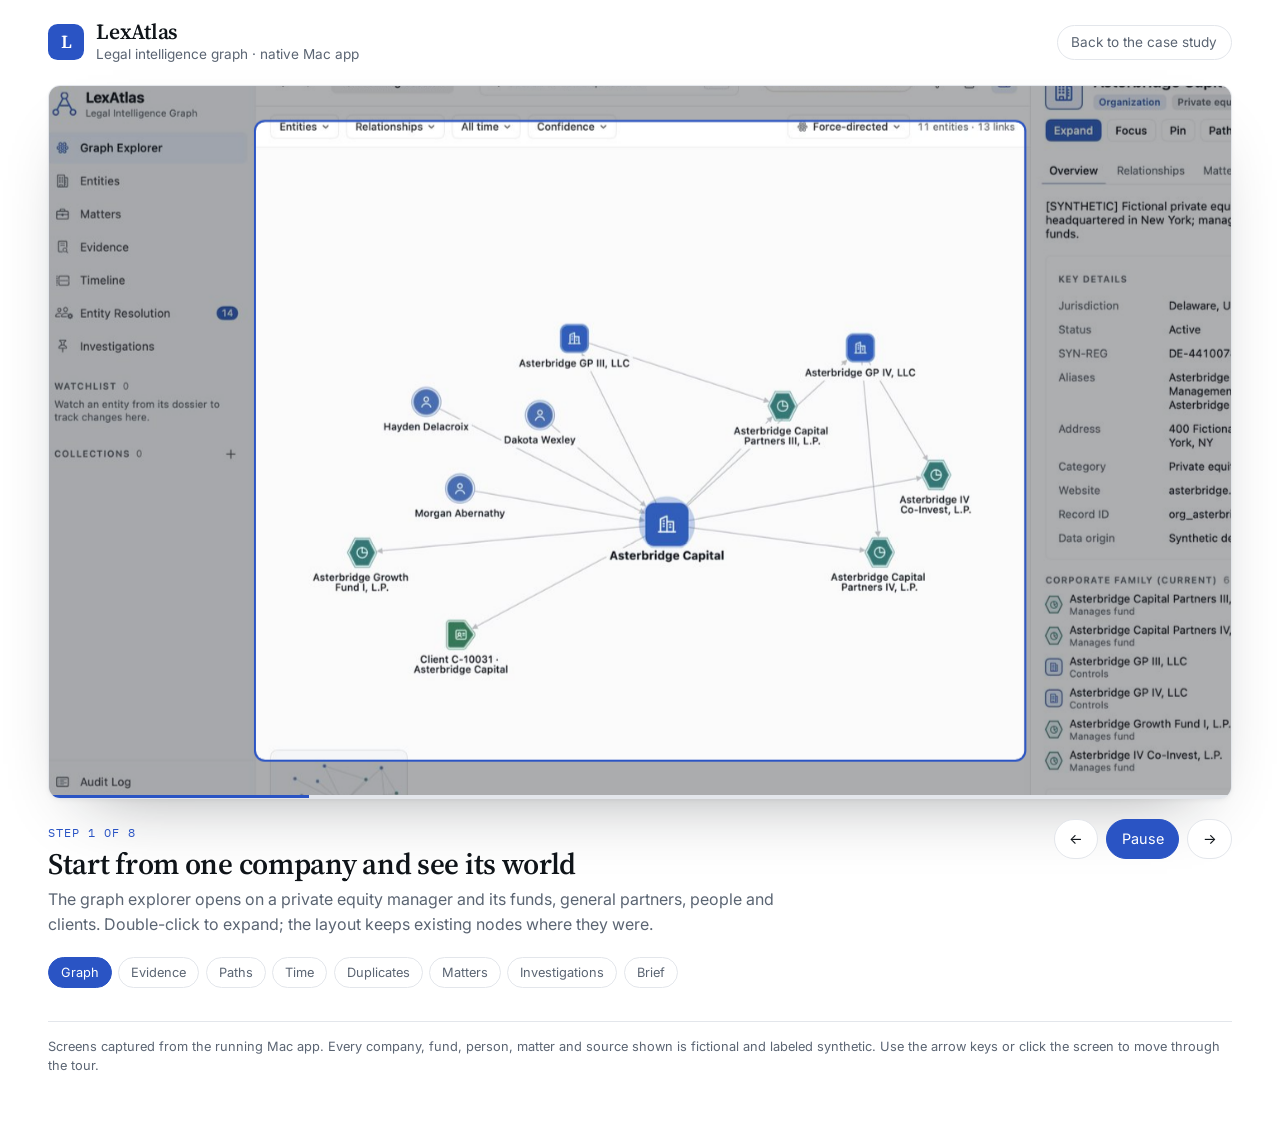
<file: demos/lexatlas-tour.html>
<!doctype html>
<html lang="en">
<head>
<meta charset="utf-8">
<meta name="viewport" content="width=device-width, initial-scale=1, viewport-fit=cover">
<title>LexAtlas Guided Tour</title>
<meta name="description" content="A guided tour of LexAtlas, a native Mac app by Myles Parslow, using screens captured from the running app.">
<link rel="icon" href="data:,">
<link rel="preconnect" href="https://fonts.googleapis.com">
<link rel="preconnect" href="https://fonts.gstatic.com" crossorigin>
<link rel="stylesheet" href="https://fonts.googleapis.com/css2?family=Inter:wght@400;500;600&family=Source+Serif+4:opsz,wght@8..60,400;8..60,600&family=IBM+Plex+Mono:wght@400;500&display=swap">
<link rel="stylesheet" href="tour/tour.css">
<style>:root { --accent: #2a54c4; }</style>
</head>
<body>
<main class="page">
  <header class="top">
    <div class="brand">
      <span class="mark" aria-hidden="true">L</span>
      <div><h1>LexAtlas</h1><p>Legal intelligence graph · native Mac app</p></div>
    </div>
    <a class="back" href="../#lexatlas">Back to the case study</a>
  </header>

  <div class="window">
    <div class="stage" role="img" aria-label="Screens from LexAtlas, captured from the running app">
      <div class="layer"><div class="spot off"></div></div>
    </div>
    <div class="progress" aria-hidden="true"><b></b></div>
  </div>

  <section class="say" aria-live="polite">
    <div>
      <span class="count"></span>
      <h2></h2>
      <p></p>
    </div>
    <div class="ctrls">
      <button type="button" id="prev" aria-label="Previous step">&larr;</button>
      <button type="button" id="play" class="primary">Pause</button>
      <button type="button" id="next" aria-label="Next step">&rarr;</button>
    </div>
  </section>

  <ol class="chapters" aria-label="Steps"></ol>
  <p class="note">Screens captured from the running Mac app. Every company, fund, person, matter and source shown is fictional and labeled synthetic. Use the arrow keys or click the screen to move through the tour.</p>
</main>
<script>window.TOUR = {"steps": [{"img": "../assets/lexatlas-explorer.jpg", "focus": [0.165, 0.08, 0.58, 0.8], "chapter": "Graph", "title": "Start from one company and see its world", "text": "The graph explorer opens on a private equity manager and its funds, general partners, people and clients. Double-click to expand; the layout keeps existing nodes where they were."}, {"img": "../assets/lexatlas-disputed.jpg", "focus": [0.74, 0.0, 0.26, 0.96], "chapter": "Evidence", "title": "Every line is backed, or flagged", "text": "Select a relationship and LexAtlas shows when it held, how it was recorded and why it has the confidence it has. Here a vendor feed says 51% control and the registry disagrees, so the edge is drawn as disputed."}, {"img": "../assets/lexatlas-path.jpg", "focus": [0.22, 0.4, 0.54, 0.48], "chapter": "Paths", "title": "How is this company connected to that one?", "text": "The path finder searches only the records the user is cleared to see, with constraints on relationship types, hops, dates and confidence."}, {"img": "../assets/lexatlas-timeline.jpg", "focus": [0.165, 0.15, 0.71, 0.82], "chapter": "Time", "title": "The graph as of any date", "text": "Compare two dates to see which ownership, employment and client relationships began or ended in between, which is the question a conflicts or diligence team actually asks."}, {"img": "../assets/lexatlas-resolution.jpg", "focus": [0.42, 0.1, 0.56, 0.7], "chapter": "Duplicates", "title": "Duplicates resolved by a person, not a guess", "text": "Entity resolution explains why two records look like the same company: matching identifiers, addresses and connections. Similar names alone never produce a merge, and every merge can be undone."}, {"img": "../assets/lexatlas-matters.jpg", "focus": [0.4, 0.12, 0.35, 0.7], "chapter": "Matters", "title": "Matters, with ethical walls enforced in the data", "text": "Matters link clients, transaction parties and counsel. Walled matters disappear entirely for users outside the wall, from search, counts, paths and exports alike."}, {"img": "../assets/lexatlas-investigations.jpg", "focus": [0.37, 0.1, 0.62, 0.5], "chapter": "Investigations", "title": "Pin what matters to an evidence board", "text": "Observed facts, source excerpts, entities and open questions collect on an evidence board, and the whole investigation reopens exactly as it was left."}, {"img": "../assets/lexatlas-brief.jpg", "focus": [0.0, 0.07, 0.73, 0.75], "chapter": "Brief", "title": "A cited brief in one step", "text": "LexAtlas drafts a brief in which every statement cites its evidence and contradictions are called out, then exports it as Markdown, PDF and structured JSON."}]};</script>
<script src="tour/tour.js"></script>
</body>
</html>
</file>
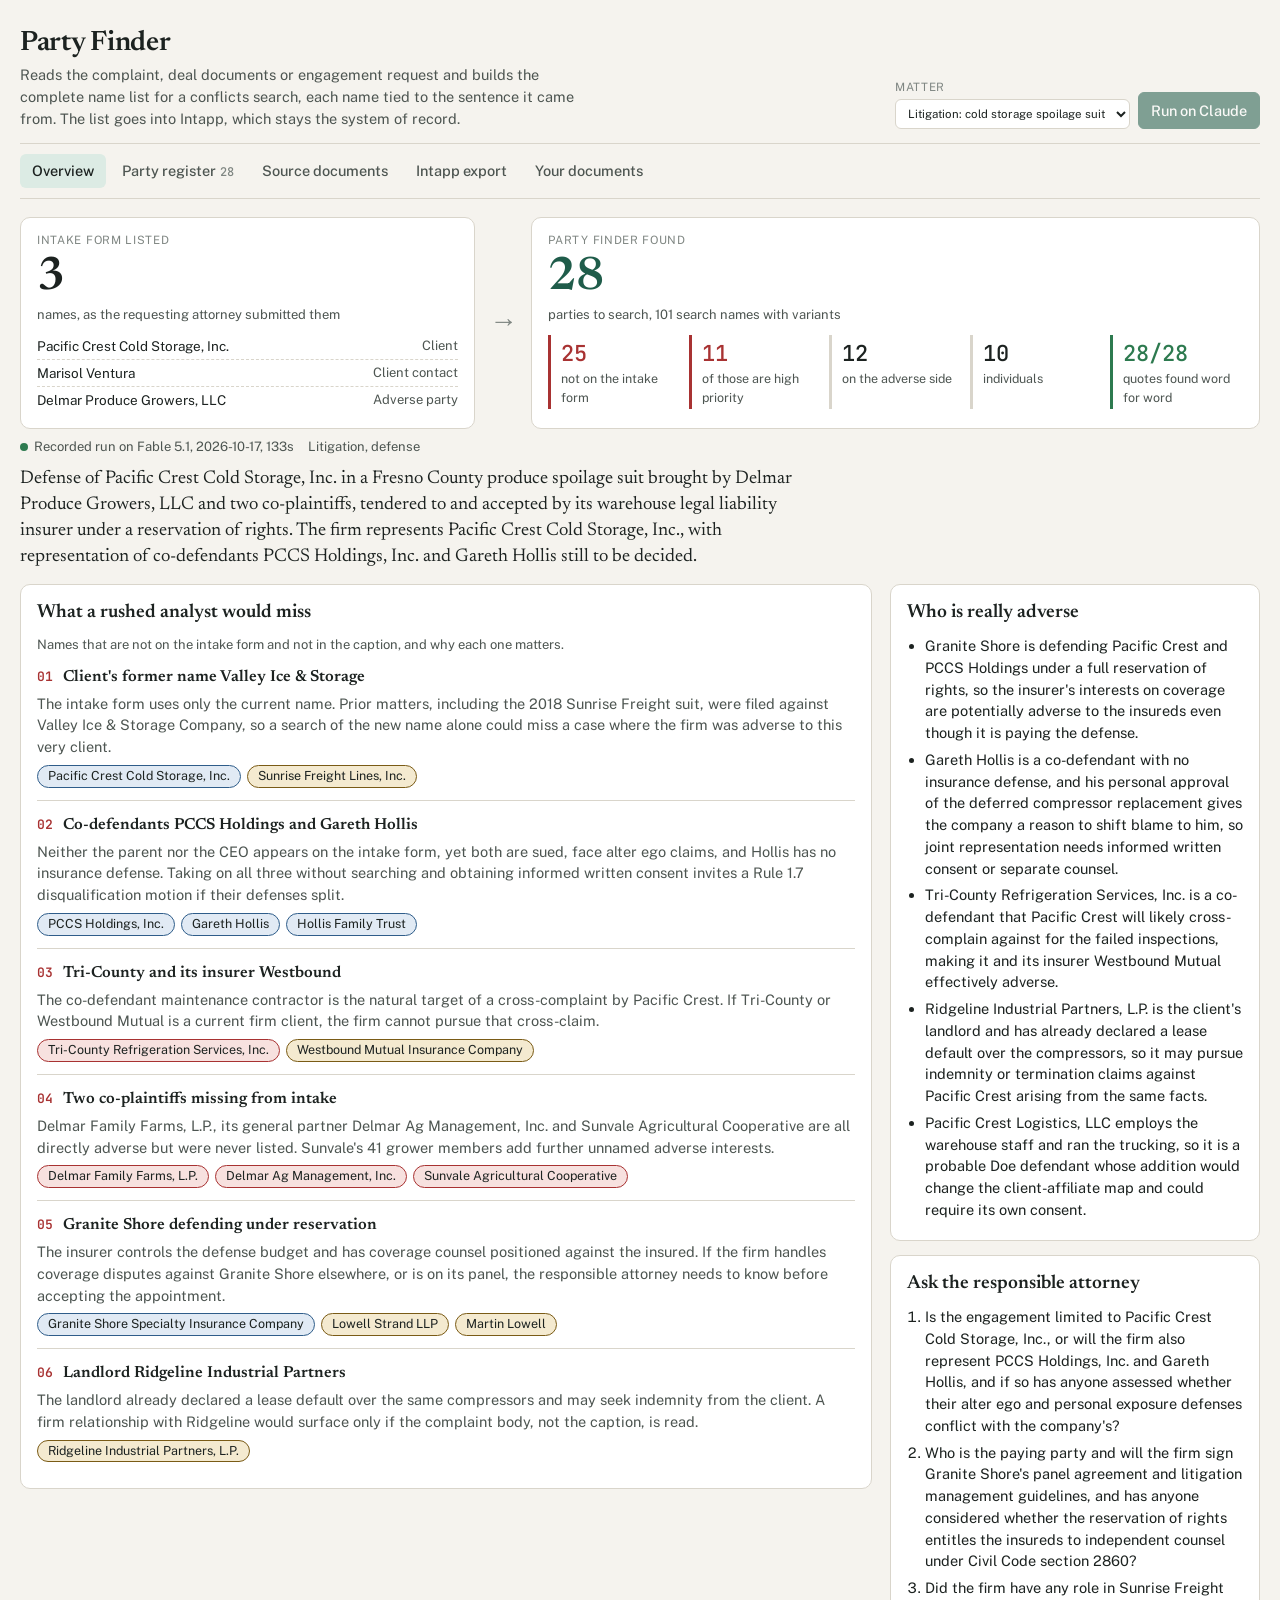
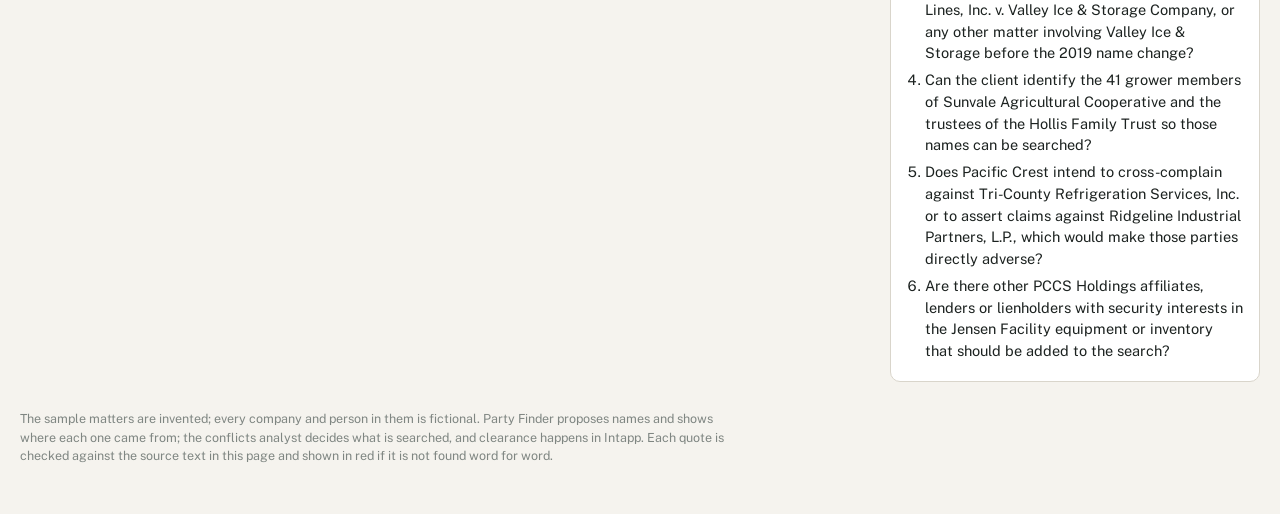
<file: demos/party-finder.html>
<!doctype html>
<html lang="en"><head><meta charset="utf-8"><meta name="viewport" content="width=device-width,initial-scale=1">
<title>Party Finder</title>
<meta name="claude:viewport-fit-sides" content="cover">
<link rel="stylesheet" href="https://fonts.googleapis.com/css2?family=Newsreader:opsz,wght@6..72,500;6..72,600&family=Public+Sans:wght@400;500;600&family=JetBrains+Mono:wght@400;500&display=swap">
<style>
/* Layout: a conflicts desk worksheet. Intake vs found comparison first, then the party register, sources and Intapp export. */
:root{
  --bg:#f5f3ee; --panel:#ffffff; --panel2:#ebe8e0; --ink:#1c2220; --ink2:#4d5551; --ink3:#7f8682; --line:#d9d5cb;
  --accent:#1f5c4a; --accent-ink:#ffffff; --accent-soft:#dcebe4;
  --client:#2f5d8a; --client-bg:#e1eaf4; --adverse:#a83232; --adverse-bg:#f7e1df; --third:#7a5b16; --third-bg:#f4ead0;
  --ok:#2d7a4f; --ok-bg:#e2f0e7; --bad:#b42a2a; --bad-bg:#f9e0e0; --hi:#fff2b8; --hi-ink:#1c2220;
  --display:"Newsreader",Georgia,serif; --body:"Public Sans",system-ui,sans-serif; --mono:"JetBrains Mono",ui-monospace,Menlo,monospace;
}
@media (prefers-color-scheme:dark){ :root:not([data-theme="light"]){
  --bg:#121614; --panel:#1a201d; --panel2:#222a26; --ink:#e6ebe8; --ink2:#a9b3ae; --ink3:#7d8883; --line:#2e3833;
  --accent:#6cc2a3; --accent-ink:#0d1a15; --accent-soft:#1c362c;
  --client:#8db5e0; --client-bg:#1c2b3c; --adverse:#f08a84; --adverse-bg:#3d1d1c; --third:#e0bf6a; --third-bg:#362c14;
  --ok:#6dc48f; --ok-bg:#173024; --bad:#f07a7a; --bad-bg:#3f1c1c; --hi:#5a4a12; --hi-ink:#fff6d6;
  color-scheme:dark } }
:root[data-theme="dark"]{
  --bg:#121614; --panel:#1a201d; --panel2:#222a26; --ink:#e6ebe8; --ink2:#a9b3ae; --ink3:#7d8883; --line:#2e3833;
  --accent:#6cc2a3; --accent-ink:#0d1a15; --accent-soft:#1c362c;
  --client:#8db5e0; --client-bg:#1c2b3c; --adverse:#f08a84; --adverse-bg:#3d1d1c; --third:#e0bf6a; --third-bg:#362c14;
  --ok:#6dc48f; --ok-bg:#173024; --bad:#f07a7a; --bad-bg:#3f1c1c; --hi:#5a4a12; --hi-ink:#fff6d6;
  color-scheme:dark }
*{box-sizing:border-box}
body{background:var(--bg);color:var(--ink);font-family:var(--body);font-size:14.5px;line-height:1.5;margin:0;padding-left:max(16px,env(safe-area-inset-left,0px));padding-right:max(16px,env(safe-area-inset-right,0px));padding-bottom:48px}
h1,h2,h3{font-family:var(--display);font-weight:600;margin:0;text-wrap:balance}
h2{font-size:19px} h3{font-size:16px}
p{margin:0}
a{color:var(--accent)}
button{font:inherit;cursor:pointer}
.num{font-family:var(--mono);font-variant-numeric:tabular-nums}
.wrap{max-width:1240px;margin:0 auto}
.muted{color:var(--ink2)} .small{font-size:13px}
select,textarea,input{font:inherit;color:var(--ink);background:var(--panel);border:1px solid var(--line);border-radius:6px;padding:6px 8px;max-width:100%}
textarea{width:100%;resize:vertical}
select:focus,textarea:focus,input:focus,button:focus-visible{outline:2px solid var(--accent);outline-offset:1px}
.btn{border:1px solid var(--line);background:var(--panel);color:var(--ink);border-radius:6px;padding:7px 12px;font-weight:500}
.btn.primary{background:var(--accent);color:var(--accent-ink);border-color:var(--accent)}
.btn:disabled{opacity:.55;cursor:default}
.btn.small{padding:3px 9px;font-size:13px}
.linkbtn{border:0;background:none;color:var(--accent);padding:0;text-decoration:underline;text-underline-offset:2px}
/* top */
.top{display:flex;flex-wrap:wrap;align-items:flex-end;justify-content:space-between;gap:14px;padding:22px 0 14px;border-bottom:1px solid var(--line)}
.brand h1{font-size:28px;letter-spacing:-.01em}
.brand p{color:var(--ink2);max-width:64ch}
.controls{display:flex;flex-wrap:wrap;align-items:flex-end;gap:8px}
.controls label{font-size:11.5px;color:var(--ink3);text-transform:uppercase;letter-spacing:.06em;display:flex;flex-direction:column;gap:3px}
.no-claude .claude-only{display:none}
.nav{display:flex;gap:4px;flex-wrap:wrap;padding:10px 0;border-bottom:1px solid var(--line)}
.nav button{border:0;background:transparent;color:var(--ink2);padding:6px 12px;border-radius:6px;font-weight:500}
.nav button[aria-selected="true"]{background:var(--accent-soft);color:var(--ink)}
.nav .count{font-family:var(--mono);font-size:12px;color:var(--ink3);margin-left:4px}
/* compare */
.compare{display:grid;grid-template-columns:minmax(0,1fr) auto minmax(0,1.6fr);gap:14px;align-items:stretch;margin:18px 0 8px}
@media (max-width:760px){.compare{grid-template-columns:minmax(0,1fr)} .compare .arrow{display:none}}
.card{background:var(--panel);border:1px solid var(--line);border-radius:10px;padding:14px 16px;min-width:0}
.card .k{font-size:11.5px;color:var(--ink3);text-transform:uppercase;letter-spacing:.06em}
.big{font-family:var(--display);font-size:46px;line-height:1;font-weight:600;margin:6px 0 4px;font-variant-numeric:tabular-nums}
.big.found{color:var(--accent)}
.compare .arrow{align-self:center;font-family:var(--display);font-size:28px;color:var(--ink3)}
.intakelist{margin:8px 0 0;padding:0;list-style:none;font-size:13.5px}
.intakelist li{display:flex;gap:8px;padding:3px 0;border-top:1px dashed var(--line)}
.intakelist li:first-child{border-top:0}
.tiles{display:grid;grid-template-columns:repeat(auto-fit,minmax(120px,1fr));gap:8px;margin-top:10px}
.tile{border-left:3px solid var(--line);padding:2px 0 2px 10px}
.tile .v{font-family:var(--mono);font-size:22px;font-weight:500}
.tile .s{font-size:12.5px;color:var(--ink2)}
.tile.adv{border-color:var(--adverse)} .tile.adv .v{color:var(--adverse)}
.tile.good{border-color:var(--ok)} .tile.good .v{color:var(--ok)}
.tile.warn{border-color:var(--bad)} .tile.warn .v{color:var(--bad)}
.runmeta{font-size:13px;color:var(--ink2);margin:6px 0 2px;display:flex;gap:6px 14px;flex-wrap:wrap;align-items:center}
.runmeta .dot{display:inline-block;width:8px;height:8px;border-radius:50%;background:var(--ok);margin-right:6px}
.summary{font-family:var(--display);font-size:18.5px;line-height:1.4;margin:10px 0 4px;max-width:80ch}
/* columns */
.cols{display:grid;grid-template-columns:minmax(0,1fr) minmax(280px,370px);gap:18px;align-items:start;margin-top:14px}
@media (max-width:920px){.cols{grid-template-columns:minmax(0,1fr)}}
.panel{background:var(--panel);border:1px solid var(--line);border-radius:10px;padding:14px 16px;min-width:0}
.panel+.panel{margin-top:14px}
.panel h2{margin-bottom:8px}
.miss{padding:12px 0;border-top:1px solid var(--line)}
.miss:first-of-type{border-top:0;padding-top:4px}
.miss h3{display:flex;gap:10px;align-items:baseline}
.miss h3 .n{font-family:var(--mono);font-size:13px;color:var(--adverse)}
.miss p{margin-top:4px;color:var(--ink2)}
.pchips{display:flex;flex-wrap:wrap;gap:6px;margin-top:7px}
.pchip{border:1px solid var(--line);background:var(--panel2);border-radius:999px;padding:1px 10px;font-size:12.5px;color:var(--ink)}
.pchip.adverse,.pchip.adverse-related{border-color:var(--adverse);background:var(--adverse-bg)}
.pchip.client,.pchip.client-related{border-color:var(--client);background:var(--client-bg)}
.pchip.third{border-color:var(--third);background:var(--third-bg)}
ol.plain,ul.plain{margin:0;padding-left:18px}
ol.plain li,ul.plain li{margin:5px 0}
/* register */
.filters{display:flex;gap:6px;flex-wrap:wrap;align-items:center;margin:4px 0 12px}
.filters button{border:1px solid var(--line);background:var(--panel);color:var(--ink2);border-radius:999px;padding:3px 11px;font-size:13px}
.filters button[aria-pressed="true"]{background:var(--ink);color:var(--bg);border-color:var(--ink)}
.filters input{flex:1 1 180px;min-width:0}
.group{margin-top:18px}
.group>h3{display:flex;align-items:center;gap:8px;font-size:15px;padding-bottom:6px;border-bottom:2px solid var(--line)}
.group.adverse>h3{border-color:var(--adverse)} .group.client>h3{border-color:var(--client)} .group.third>h3{border-color:var(--third)}
.group>h3 .num{font-size:12.5px;color:var(--ink3);font-weight:400}
.party{display:grid;grid-template-columns:26px minmax(0,1fr);gap:10px;padding:12px 0;border-bottom:1px solid var(--line)}
.party.off{opacity:.5}
.party input[type=checkbox]{margin-top:4px;width:16px;height:16px;accent-color:var(--accent)}
.party .head{display:flex;flex-wrap:wrap;align-items:baseline;gap:4px 10px}
.party .name{font-weight:600;font-size:15px}
.party .type{font-size:12px;color:var(--ink3);font-family:var(--mono)}
.badge{display:inline-flex;align-items:center;border-radius:4px;padding:0 7px;font-size:11.5px;font-weight:600;letter-spacing:.03em;text-transform:uppercase;line-height:19px}
.badge.role{background:var(--panel2);color:var(--ink2)}
.badge.high{background:var(--adverse-bg);color:var(--adverse)}
.badge.medium{background:var(--third-bg);color:var(--third)}
.badge.low{background:var(--panel2);color:var(--ink3)}
.badge.on{background:var(--ok-bg);color:var(--ok)}
.badge.notOn{background:var(--hi);color:var(--hi-ink)}
.party .rel{margin-top:3px}
.party .why{margin-top:2px;font-size:13px;color:var(--ink2)}
.vars{display:flex;flex-wrap:wrap;gap:5px;margin-top:7px;align-items:center}
.var{display:inline-flex;align-items:center;gap:4px;font-family:var(--mono);font-size:12px;background:var(--panel2);border:1px solid var(--line);border-radius:4px;padding:1px 3px 1px 7px}
.var button{border:0;background:none;color:var(--ink3);padding:0 3px;font-size:13px;line-height:1}
.var button:hover{color:var(--bad)}
.vars input{font-family:var(--mono);font-size:12px;padding:2px 6px;width:150px}
.quote{margin-top:8px;font-size:13.5px;border-left:3px solid var(--line);padding:2px 0 2px 10px;color:var(--ink2)}
.quote q{color:var(--ink);font-style:italic}
.ok,.bad{display:inline-block;margin-left:8px;font-size:11px;font-weight:600;text-transform:uppercase;letter-spacing:.05em;border-radius:3px;padding:0 6px}
.ok{background:var(--ok-bg);color:var(--ok)} .bad{background:var(--bad-bg);color:var(--bad)}
.src{font-size:12.5px;margin-top:3px;color:var(--ink3)}
.addrow{display:flex;flex-wrap:wrap;gap:6px;margin-top:14px;align-items:center}
.addrow input{flex:1 1 200px}
/* docs */
.docnav{display:flex;flex-wrap:wrap;gap:6px;margin-bottom:12px}
.docnav button{border:1px solid var(--line);background:var(--panel);color:var(--ink2);border-radius:6px;padding:5px 11px;font-size:13px}
.docnav button[aria-pressed="true"]{border-color:var(--accent);background:var(--accent-soft);color:var(--ink)}
.doc{font-family:var(--display);font-size:16px;line-height:1.6;white-space:pre-wrap;word-wrap:break-word;background:var(--panel);border:1px solid var(--line);border-radius:10px;padding:18px 22px;max-width:80ch}
.doc .pg{display:block;font-family:var(--mono);font-size:11.5px;color:var(--ink3);border-top:1px dashed var(--line);margin:14px 0 4px;padding-top:6px;letter-spacing:.06em}
.doc .pg:first-child{border-top:0;margin-top:0;padding-top:0}
.doc mark{background:var(--hi);color:var(--hi-ink);border-radius:2px;padding:0 1px;cursor:pointer}
.doc mark.flash{outline:3px solid var(--accent);outline-offset:2px}
.doc mark sup{font-family:var(--mono);font-size:10px;margin-left:2px;color:var(--accent)}
/* export */
.tablewrap{overflow-x:auto;border:1px solid var(--line);border-radius:8px;margin-top:10px}
table{border-collapse:collapse;width:100%;font-size:12.5px}
th,td{text-align:left;padding:6px 9px;border-bottom:1px solid var(--line);vertical-align:top;white-space:nowrap}
td.wrapc{white-space:normal;min-width:240px}
th{background:var(--panel2);font-weight:600}
.maprow{display:grid;grid-template-columns:repeat(auto-fit,minmax(200px,1fr));gap:8px 14px;margin-top:10px}
.maprow label{display:flex;flex-direction:column;gap:2px;font-size:12px;color:var(--ink3)}
.maprow label input{font-size:13.5px}
.opts{display:flex;flex-wrap:wrap;gap:8px 18px;margin-top:12px;align-items:center;font-size:13.5px}
.btnrow{display:flex;flex-wrap:wrap;gap:8px;margin-top:12px}
/* live */
.live{background:var(--panel);border:1px solid var(--accent);border-radius:10px;padding:14px 16px;margin:14px 0}
.phase{display:flex;align-items:center;gap:8px;color:var(--ink3);font-size:14px;padding:2px 0}
.phase i{width:9px;height:9px;border-radius:50%;background:var(--line)}
.phase.on{color:var(--ink)} .phase.on i{background:var(--accent);animation:pulse 1.2s infinite}
.phase.done{color:var(--ink2)} .phase.done i{background:var(--ok)}
@keyframes pulse{50%{opacity:.3}}
@media (prefers-reduced-motion:reduce){.phase.on i{animation:none}}
.stream{font-family:var(--mono);font-size:11.5px;color:var(--ink3);white-space:pre-wrap;max-height:90px;overflow:hidden;margin-top:8px;word-break:break-all}
.err{color:var(--bad)}
.note{font-size:12.5px;color:var(--ink3);margin-top:8px}
/* own docs */
.owngrid{display:grid;grid-template-columns:minmax(0,1fr) minmax(0,1fr);gap:14px}
@media (max-width:820px){.owngrid{grid-template-columns:minmax(0,1fr)}}
.drop{border:2px dashed var(--line);border-radius:10px;padding:18px;text-align:center;color:var(--ink2)}
.drop.over{border-color:var(--accent);background:var(--accent-soft)}
.owndoc{display:flex;gap:8px;align-items:center;padding:6px 0;border-bottom:1px solid var(--line);font-size:13.5px}
.owndoc .t{flex:1;min-width:0;overflow:hidden;text-overflow:ellipsis;white-space:nowrap}
.foot{margin-top:28px;font-size:12.5px;color:var(--ink3);max-width:90ch}
[hidden]{display:none !important}
</style>

<div class="wrap">
  <header class="top">
    <div class="brand">
      <h1>Party Finder</h1>
      <p>Reads the complaint, deal documents or engagement request and builds the complete name list for a conflicts search, each name tied to the sentence it came from. The list goes into Intapp, which stays the system of record.</p>
    </div>
    <div class="controls">
      <label>Matter<select id="setSel"></select></label>
      <label class="claude-only">Model<select id="model"><option value="claude-fable-5-1">Fable 5.1</option><option value="claude-opus-5-5">Opus 5.5</option><option value="claude-sonnet-5-5">Sonnet 5.5</option></select></label>
      <label class="claude-only">Depth<select id="depth"><option value="medium">Standard</option><option value="high">Thorough</option></select></label>
      <button class="btn primary" id="runBtn" disabled>Run on Claude</button>
    </div>
  </header>

  <nav class="nav" role="tablist">
    <button role="tab" data-tab="overview" aria-selected="true">Overview</button>
    <button role="tab" data-tab="register" aria-selected="false">Party register<span class="count" id="cntParties"></span></button>
    <button role="tab" data-tab="docs" aria-selected="false">Source documents</button>
    <button role="tab" data-tab="export" aria-selected="false">Intapp export</button>
    <button role="tab" data-tab="own" aria-selected="false">Your documents</button>
  </nav>

  <div id="liveBox" hidden></div>

  <section id="tab-overview">
    <div class="compare">
      <div class="card">
        <div class="k">Intake form listed</div>
        <div class="big num" id="intakeN">0</div>
        <div class="muted small">names, as the requesting attorney submitted them</div>
        <ul class="intakelist" id="intakeList"></ul>
      </div>
      <div class="arrow" aria-hidden="true">→</div>
      <div class="card">
        <div class="k">Party Finder found</div>
        <div class="big found num" id="foundN">0</div>
        <div class="muted small" id="foundSub">parties to search</div>
        <div class="tiles" id="tiles"></div>
      </div>
    </div>
    <div class="runmeta" id="runmeta"></div>
    <p class="summary" id="summary"></p>
    <div class="cols">
      <div>
        <div class="panel">
          <h2>What a rushed analyst would miss</h2>
          <p class="muted small" style="margin-bottom:6px">Names that are not on the intake form and not in the caption, and why each one matters.</p>
          <div id="misses"></div>
        </div>
      </div>
      <aside>
        <div class="panel"><h2>Who is really adverse</h2><ul class="plain" id="adversity"></ul></div>
        <div class="panel"><h2>Ask the responsible attorney</h2><ol class="plain" id="followups"></ol></div>
      </aside>
    </div>
  </section>

  <section id="tab-register" hidden>
    <div class="filters" id="filters">
      <button data-f="all" aria-pressed="true">All</button>
      <button data-f="noton" aria-pressed="false">Not on intake</button>
      <button data-f="high" aria-pressed="false">High priority</button>
      <button data-f="individual" aria-pressed="false">People</button>
      <button data-f="entity" aria-pressed="false">Entities</button>
      <input id="q" type="search" placeholder="Search names, roles, variants" aria-label="Search the register">
    </div>
    <div id="register"></div>
    <div class="addrow">
      <input id="addName" placeholder="Add a name the documents do not show">
      <select id="addSide"><option value="adverse">Adverse</option><option value="adverse-related">Adverse-related</option><option value="client-related">Client-related</option><option value="third party">Third party</option></select>
      <button class="btn small" id="addBtn">Add to the list</button>
    </div>
  </section>

  <section id="tab-docs" hidden>
    <div class="docnav" id="docnav"></div>
    <p class="muted small" style="margin-bottom:10px">Highlighted passages are the quotes behind each party, found word for word. Click one to jump to that party.</p>
    <div class="doc" id="docview"></div>
  </section>

  <section id="tab-export" hidden>
    <div class="panel">
      <h2>Export for an Intapp conflicts search</h2>
      <p class="muted">One row per search name, so every former name, trade name and variant gets searched, each linked back to its primary party with the source quote for the analyst's file. Rename the columns once to match your firm's Intapp import template and the page remembers them in this browser.</p>
      <div class="opts">
        <label><input type="radio" name="shape" value="rows" checked> One row per search name</label>
        <label><input type="radio" name="shape" value="party"> One row per party, variants in one cell</label>
        <label><input type="checkbox" id="onlyNew"> Only names not on the intake form</label>
      </div>
      <details style="margin-top:12px"><summary class="small">Column names</summary><div class="maprow" id="maprow"></div><button class="btn small" id="mapReset" style="margin-top:8px">Reset column names</button></details>
      <div class="btnrow">
        <button class="btn primary" id="dlCsv">Download CSV</button>
        <button class="btn" id="cpCsv">Copy CSV</button>
        <button class="btn" id="cpTerms">Copy search names only</button>
        <span class="small muted" id="expMsg" style="align-self:center"></span>
      </div>
      <div class="tablewrap"><table id="preview"></table></div>
      <p class="note" id="expNote"></p>
    </div>
  </section>

  <section id="tab-own" hidden>
    <div class="panel">
      <h2>Run it on your own documents</h2>
      <p class="muted">Drop a complaint, a deal document or an engagement email. PDF, Word and text files are read in this browser; the text goes only to Claude on your own account for this run and is not saved by the page.</p>
      <div class="owngrid" style="margin-top:12px">
        <div>
          <div class="drop" id="drop">Drop files here or <button class="linkbtn" id="pick">choose files</button><input type="file" id="file" multiple accept=".pdf,.docx,.txt,.md,.eml" hidden></div>
          <div id="ownDocs" style="margin-top:8px"></div>
          <details style="margin-top:10px"><summary class="small">Or paste document text</summary><input id="pasteTitle" placeholder="Document title" style="width:100%;margin-top:6px"><textarea id="pasteText" rows="7" placeholder="Paste the document text" style="margin-top:6px"></textarea><button class="btn small" id="pasteAdd" style="margin-top:6px">Add this document</button></details>
        </div>
        <div>
          <label class="small muted" for="ownReq">Engagement request (optional)</label>
          <textarea id="ownReq" rows="4" placeholder="Who we represent and what the matter is"></textarea>
          <label class="small muted" for="ownIntake" style="display:block;margin-top:8px">Names on the intake form, one per line as Name | role</label>
          <textarea id="ownIntake" rows="4" placeholder="Acme Widgets, Inc. | Client&#10;Jane Roe | Adverse party"></textarea>
        </div>
      </div>
      <div class="btnrow"><button class="btn primary" id="ownRun">Find the parties on Claude</button><button class="btn" id="ownReset">Back to the sample matters</button><span class="small muted" id="ownMsg" style="align-self:center"></span></div>
    </div>
  </section>

  <p class="foot">The sample matters are invented; every company and person in them is fictional. Party Finder proposes names and shows where each one came from; the conflicts analyst decides what is searched, and clearance happens in Intapp. Each quote is checked against the source text in this page and shown in red if it is not found word for word.</p>
</div>

<script>
/* Invented document sets for the demo. Every company, person and case here is fictional. */
const PF_SETS = [
{
 id: "lit", label: "Litigation: cold storage spoilage suit", kind: "Litigation, defense",
 request: "New matter request from the responsible attorney: We have been asked to defend Pacific Crest Cold Storage, Inc. in a spoilage suit filed by Delmar Produce Growers. Client contact is Marisol Ventura, General Counsel. Please open the matter and run conflicts. Adverse party: Delmar Produce Growers, LLC.",
 intake: [
  { name: "Pacific Crest Cold Storage, Inc.", role: "Client" },
  { name: "Marisol Ventura", role: "Client contact" },
  { name: "Delmar Produce Growers, LLC", role: "Adverse party" }
 ],
 docs: [
 { id: "L1", title: "Complaint (Superior Court, County of Fresno)", text:
`[Page 1]
Teresa Okafor (SBN 241187)
Daniel Wexler (SBN 290455)
BRENNAN & OKAFOR LLP
1800 Tulare Street, Suite 900
Fresno, California 93721
Attorneys for Plaintiffs Delmar Produce Growers, LLC, Delmar Family Farms, L.P., and Sunvale Agricultural Cooperative

SUPERIOR COURT OF THE STATE OF CALIFORNIA
COUNTY OF FRESNO

DELMAR PRODUCE GROWERS, LLC, a California limited liability company doing business as Delmar Fresh; DELMAR FAMILY FARMS, L.P., a California limited partnership; and SUNVALE AGRICULTURAL COOPERATIVE, a California agricultural cooperative association,
Plaintiffs,
v.
PACIFIC CREST COLD STORAGE, INC., a California corporation formerly known as Valley Ice & Storage Company; PCCS HOLDINGS, INC., a Delaware corporation; TRI-COUNTY REFRIGERATION SERVICES, INC., a California corporation; GARETH HOLLIS, an individual; and DOES 1 through 50, inclusive,
Defendants.

Case No. 26CECG04417
COMPLAINT FOR (1) BREACH OF WAREHOUSE CONTRACT; (2) NEGLIGENCE; (3) BREACH OF BAILMENT; (4) VIOLATION OF BUSINESS AND PROFESSIONS CODE SECTION 17200
DEMAND FOR JURY TRIAL

[Page 2]
INTRODUCTION
1. This action arises from the loss of more than 2.1 million pounds of fresh-cut table grapes and stone fruit that Plaintiffs stored at Defendants' refrigerated warehouse located at 4410 East Jensen Avenue, Fresno, California (the "Jensen Facility") between July 8 and July 19, 2026.
2. Defendants represented that the Jensen Facility would hold Plaintiffs' produce at 32 to 34 degrees Fahrenheit. Instead, a compressor failure that Defendants had known about for months allowed temperatures in Rooms 3 through 6 to rise above 50 degrees for at least 61 hours. By the time Plaintiffs were told, the fruit was a total loss.

PARTIES
3. Plaintiff Delmar Produce Growers, LLC ("Delmar") is a California limited liability company with its principal place of business in Kingsburg, California. Delmar markets its fruit under the trade name Delmar Fresh. Delmar's managing member is Rosa Delmar-Quintero.
4. Plaintiff Delmar Family Farms, L.P. ("Family Farms") is a California limited partnership that grows the fruit Delmar packs and sells. Family Farms' general partner is Delmar Ag Management, Inc.
5. Plaintiff Sunvale Agricultural Cooperative ("Sunvale") is a California agricultural cooperative association of 41 grower members. Sunvale stored member fruit at the Jensen Facility under Delmar's account and has assigned to Delmar its claims against Defendants, but joins this action to the extent any claim is held not to have been assigned.

[Page 3]
6. Defendant Pacific Crest Cold Storage, Inc. ("Pacific Crest") is a California corporation with its principal place of business in Fresno, California. Pacific Crest was known as Valley Ice & Storage Company until it changed its name in 2019. Pacific Crest operates the Jensen Facility.
7. Defendant PCCS Holdings, Inc. ("PCCS Holdings") is a Delaware corporation and the sole shareholder of Pacific Crest. Plaintiffs are informed and believe that PCCS Holdings also owns Pacific Crest Logistics, LLC, which operates the refrigerated trucking fleet that delivered and picked up Plaintiffs' produce, and that PCCS Holdings is majority owned by the Hollis Family Trust.
8. Defendant Gareth Hollis is an individual residing in Clovis, California. At all relevant times Hollis was the Chief Executive Officer of Pacific Crest and the President of PCCS Holdings, and personally approved the decision to defer the compressor replacement.
9. Defendant Tri-County Refrigeration Services, Inc. ("Tri-County") is a California corporation that contracted with Pacific Crest to inspect and maintain the refrigeration systems at the Jensen Facility.
10. The true names and capacities of Defendants sued as Does 1 through 50 are unknown to Plaintiffs, who therefore sue them by fictitious names. Plaintiffs will amend this Complaint when their true names are ascertained.

[Page 4]
ALTER EGO ALLEGATIONS
11. Plaintiffs are informed and believe that Pacific Crest is the alter ego of PCCS Holdings and of Hollis. PCCS Holdings sweeps Pacific Crest's cash weekly, Pacific Crest has no employees of its own, and its warehouse staff are employed and paid by Pacific Crest Logistics, LLC. Adherence to the fiction of separate existence would promote injustice.
12. The Jensen Facility is owned by Ridgeline Industrial Partners, L.P., which leases it to Pacific Crest. Plaintiffs are informed that the lease required Pacific Crest to maintain refrigeration equipment in good working order and that Ridgeline Industrial Partners, L.P. issued a written notice of default regarding the compressors in March 2026.

FACTUAL ALLEGATIONS
13. Delmar and Pacific Crest are parties to a Warehouse Services Agreement dated April 2, 2024 (the "Agreement"). The Agreement promised continuous temperature monitoring and immediate notice of any excursion above 36 degrees.
14. Tri-County inspected the Jensen Facility compressors on February 11, 2026 and reported in writing that two of the four compressors serving Rooms 3 through 6 were "beyond economic repair." Pacific Crest did not replace them.

[Page 5]
15. On or about July 16, 2026, the second of those compressors failed. Pacific Crest's facilities manager at the time, Leonard Petrakis, has stated that he asked Hollis for authority to rent portable refrigeration units and was told to wait until Monday.
16. Pacific Crest first notified Delmar of the temperature excursion on July 19, 2026. Delmar's quality control manager, Hector Ibarra, inspected the fruit the same day and found it unsalable.
17. Delmar's largest customer for the affected fruit, Greenleaf Markets, Inc., cancelled its purchase orders for the July and August shipments as a result.
18. Plaintiffs have retained Dr. Anika Rao of ThermoTrace Analytics, a cold chain engineering firm, who has reviewed the temperature logs and concluded that the excursion began no later than July 16 at 2:40 a.m.
19. Plaintiffs are informed and believe that Pacific Crest is insured under a warehouse legal liability policy issued by Granite Shore Specialty Insurance Company, and that Tri-County is insured by Westbound Mutual Insurance Company.

[Page 6]
20. This is not the first such failure. In Sunrise Freight Lines, Inc. v. Valley Ice & Storage Company, Fresno County Superior Court Case No. 18CECG02290, a shipper alleged that a refrigeration failure at the same facility destroyed a frozen food inventory. That action settled in 2019, weeks before Valley Ice & Storage Company changed its name.

FIRST CAUSE OF ACTION
(Breach of Warehouse Contract, against Pacific Crest and Does 1 through 20)
21. Plaintiffs incorporate paragraphs 1 through 20.
22. Pacific Crest breached the Agreement by failing to maintain the promised temperature range and by failing to give the required notice.

SECOND CAUSE OF ACTION
(Negligence, against all Defendants)
23. Defendants owed Plaintiffs a duty of reasonable care in the storage of their produce. Tri-County breached that duty by clearing the facility for continued operation in its April 2026 follow-up inspection despite its own February findings.

[Page 7]
THIRD CAUSE OF ACTION
(Breach of Bailment, against Pacific Crest and PCCS Holdings)
24. Plaintiffs delivered the produce to Pacific Crest as bailee. Pacific Crest failed to return it in the condition delivered.

FOURTH CAUSE OF ACTION
(Business and Professions Code Section 17200, against Pacific Crest, PCCS Holdings and Hollis)
25. Defendants' practice of advertising continuous temperature monitoring while operating with known-failed equipment is an unfair and fraudulent business practice.

PRAYER
WHEREFORE, Plaintiffs pray for damages of not less than $6,400,000, restitution, prejudgment interest, costs of suit, and such other relief as the Court deems just.

Dated: September 29, 2026
BRENNAN & OKAFOR LLP
By: Teresa Okafor
Attorneys for Plaintiffs` },
 { id: "L2", title: "Insurer tender acknowledgment letter", text:
`[Page 1]
GRANITE SHORE SPECIALTY INSURANCE COMPANY
Commercial Claims, West Region
500 Capitol Mall, Suite 2100, Sacramento, California 95814

October 9, 2026

Via email
Marisol Ventura, General Counsel
Pacific Crest Cold Storage, Inc.
4410 East Jensen Avenue
Fresno, California 93725

Re: Insured: Pacific Crest Cold Storage, Inc.
Policy No. WLL-7731940-26, Warehouse Legal Liability
Claimant: Delmar Produce Growers, LLC, et al.
Claim No. GS-26-118204

Dear Ms. Ventura:

Granite Shore Specialty Insurance Company ("Granite Shore") acknowledges receipt of your tender of the above-referenced lawsuit. I have been assigned as the claim professional on this matter. Granite Shore agrees to defend Pacific Crest Cold Storage, Inc. under a full reservation of rights, as set out below.

The policy also lists PCCS Holdings, Inc. as an additional named insured. Granite Shore will extend the same defense to PCCS Holdings, Inc. under the same reservation. Gareth Hollis is not an insured under this policy for the claims alleged against him individually, and Granite Shore declines to defend him.

[Page 2]
Granite Shore has retained Lowell Strand LLP, attention Martin Lowell, as coverage counsel to advise it on the reservation of rights. Coverage counsel does not represent any insured.

Granite Shore consents to your selection of defense counsel, subject to our litigation management guidelines and the rates stated in our panel agreement. Please also be advised that the policy is reinsured in part by Halvorsen Re (Bermuda) Ltd.; no action is required from you on that account.

Please preserve all temperature logs, maintenance records, and communications with Tri-County Refrigeration Services, Inc. and with your landlord.

Sincerely,
Priya Nandakumar
Senior Claim Professional
Granite Shore Specialty Insurance Company` }
 ]
},
{
 id: "ma", label: "M&A: label printer asset purchase", kind: "M&A, buy side",
 request: "New matter request from the responsible attorney: We represent the buyer, Alder Ridge Packaging Co., in its purchase of substantially all of the assets of Sequoia Label & Print, Inc. Seller is owned by Martin Okonkwo-Hale. Please run conflicts before we send comments on the draft APA.",
 intake: [
  { name: "Alder Ridge Packaging Co.", role: "Client" },
  { name: "Sequoia Label & Print, Inc.", role: "Adverse party (seller)" },
  { name: "Martin Okonkwo-Hale", role: "Seller principal" }
 ],
 docs: [
 { id: "M1", title: "Asset Purchase Agreement, seller's draft (excerpts)", text:
`[Page 1]
ASSET PURCHASE AGREEMENT
This ASSET PURCHASE AGREEMENT (this "Agreement") is entered into as of October 30, 2026, by and among Alder Ridge Packaging Co., a Delaware corporation ("Buyer"); Alder Ridge Holdings, L.P., a Delaware limited partnership ("Buyer Parent"), solely for purposes of Section 10.14; Sequoia Label & Print, Inc., a California corporation doing business as Sequoia Print Works ("Seller"); and Martin Okonkwo-Hale and the Okonkwo-Hale Living Trust dated June 4, 2011 (each, a "Shareholder" and together, the "Shareholders").

RECITALS
A. Seller is engaged in the business of designing and printing pressure-sensitive labels and flexible packaging for food, beverage and personal care brands from its facility at 2250 Mill Creek Road, Santa Rosa, California (the "Business").
B. The Shareholders own all of the issued and outstanding capital stock of Seller. Martin Okonkwo-Hale owns 60% directly, and the Okonkwo-Hale Living Trust, of which Martin Okonkwo-Hale and Adaeze Okonkwo-Hale are co-trustees, owns 40%.
C. Seller was incorporated in 2003 under the name S&L Graphics, Inc. and adopted its current name in 2014.

[Page 2]
ARTICLE 1. DEFINITIONS
"Escrow Agent" means Pacific Harbor Escrow Services, Inc.
"Excluded Subsidiary" means Sequoia Label de Mexico, S. de R.L. de C.V., Seller's wholly owned subsidiary in Tijuana, Baja California, the equity of which is not being sold under this Agreement.
"Key Employees" means Janelle Ford, Vice President of Operations, and Tomas Reyes, Plant Manager.
"Leased Real Property" means the facility at 2250 Mill Creek Road, Santa Rosa, California, leased by Seller from Old Mill Partners, LLC under the Lease dated January 1, 2015.
"Payoff Lender" means Golden Valley Business Bank, as lender under Seller's revolving credit facility and term loan.
"R&W Policy" means the buyer-side representations and warranties insurance policy bound by Buyer with Northfield Transaction Risk Insurance Ltd. as primary insurer, placed through Calder Risk Partners as broker.

[Page 3]
ARTICLE 2. PURCHASE AND SALE
2.1 Purchased Assets. Seller shall sell to Buyer all of Seller's right, title and interest in the assets used in the Business, including the Assigned Contracts listed on Schedule 2.1(c), but excluding the Excluded Assets.
2.2 Excluded Assets. The Excluded Assets include the equity of the Excluded Subsidiary, Seller's cash, and the claims described on Schedule 4.9 as retained claims.
2.3 Assumed Liabilities. Buyer assumes only the liabilities under the Assigned Contracts arising after the Closing. Buyer does not assume any liability arising out of the matter captioned Ink Solutions Group, LLC v. Sequoia Label & Print, Inc.

ARTICLE 3. PURCHASE PRICE
3.1 Purchase Price. The purchase price is $38,500,000, subject to adjustment under Section 3.3.
3.2 Escrow. At Closing, Buyer shall deposit $1,925,000 with the Escrow Agent as the indemnity escrow.
3.4 Financing. Buyer has delivered a commitment letter from Harborline Credit Partners, LLC for the debt financing of the Purchase Price. Seller acknowledges that Harborline Credit Partners, LLC will take a first priority lien on the Purchased Assets at Closing.

[Page 4]
ARTICLE 4. REPRESENTATIONS AND WARRANTIES OF SELLER
4.6 Financial Statements. Seller's financial statements for 2024 and 2025 have been audited by Whitaker Pruett LLP. Buyer has received the quality of earnings report prepared for Buyer by Ashgrove Advisory Group.
4.9 Litigation. Except as set forth on Schedule 4.9, there is no action pending or threatened against Seller.
4.12 Environmental. Seller has delivered the Phase I Environmental Site Assessment of the Leased Real Property dated August 14, 2026, prepared by Cardinal Environmental Consulting, Inc.
4.15 Related Party Transactions. Except for the Lease, no Shareholder or Affiliate of a Shareholder is a party to any contract with Seller.
4.18 Brokers. Except for Tidewater Capital Advisors, LLC, whose fees Seller shall pay, no broker or finder is entitled to a fee in connection with this transaction.

[Page 5]
ARTICLE 6. COVENANTS
6.3 Third Party Consents. Seller shall use commercially reasonable efforts to obtain before Closing the consents listed on Schedule 2.1(c), including the consent of Old Mill Partners, LLC to the assignment of the Lease.
6.7 Key Employees. Buyer intends to offer employment to the Key Employees. Seller shall not discourage any Key Employee from accepting.
6.9 Non-Competition. For five years after Closing, neither Seller nor any Shareholder shall engage in a competing business in California, Oregon or Nevada, other than through Adaeze Okonkwo-Hale's existing ownership interest in Bright Leaf Packaging, Inc., which is disclosed on Schedule 6.9.

ARTICLE 10. MISCELLANEOUS
10.6 Notices. If to Buyer: Alder Ridge Packaging Co., c/o Kestrel Point Capital Partners, 101 California Street, Suite 3800, San Francisco, California 94111, Attention: Nadia Castellanos, with a copy to Buyer's counsel. If to Seller or the Shareholders: Sequoia Label & Print, Inc., Attention: Martin Okonkwo-Hale, with a copy to Ferris Lam LLP, Attention: Grace Lam.
10.14 Buyer Parent Guaranty. Buyer Parent guarantees the payment obligations of Buyer under this Agreement.` },
 { id: "M2", title: "Disclosure Schedules, seller's draft (excerpts)", text:
`[Page 1]
SCHEDULE 2.1(c)
ASSIGNED CONTRACTS REQUIRING CONSENT
1. Master Supply Agreement dated March 1, 2022 between Seller and Coastline Beverage Co. Consent of Coastline Beverage Co. required for assignment.
2. Label Supply Agreement dated September 15, 2023 between Seller and Redwood Naturals, Inc. Assignment requires prior written consent; Redwood Naturals, Inc. is a wholly owned subsidiary of Evermore Brands Group plc, and notices go to Evermore Brands Group plc.
3. Equipment Lease No. 4471 between Seller and Summit Press Finance, a division of Summit Commercial Leasing Corp., for two HP Indigo digital presses.
4. Lease dated January 1, 2015 between Seller and Old Mill Partners, LLC for the Leased Real Property.

[Page 2]
SCHEDULE 4.9
LITIGATION
1. Ink Solutions Group, LLC v. Sequoia Label & Print, Inc., Sonoma County Superior Court Case No. SCV-274410. Supplier claim for $412,000 in unpaid invoices. Seller disputes the invoices and has cross-complained for defective ink. Defense counsel: Ahern Vasquez LLP. Retained claim; not assumed by Buyer.
2. Demand letter dated July 7, 2026 from counsel for Lucia Navarro, a former press operator, alleging wage and hour violations on behalf of herself and similarly situated employees. Threatened claim under the Private Attorneys General Act. No action filed.

SCHEDULE 4.15
RELATED PARTY TRANSACTIONS
1. The Lease. Old Mill Partners, LLC is owned by Martin Okonkwo-Hale and Adaeze Okonkwo-Hale. Rent was increased by 22% effective January 1, 2026.
2. Seller purchases corrugated shipping cartons from Bright Leaf Packaging, Inc., in which Adaeze Okonkwo-Hale holds a 35% ownership interest. Purchases in 2025 were $286,400.

[Page 3]
SCHEDULE 6.9
PERMITTED OWNERSHIP INTERESTS
1. Adaeze Okonkwo-Hale's 35% interest in Bright Leaf Packaging, Inc., Petaluma, California.

SCHEDULE 4.20
MATERIAL CUSTOMERS (2025 revenue)
1. Coastline Beverage Co.: 18.2%
2. Redwood Naturals, Inc.: 11.7%
3. Marigold Farms Creamery, LLC: 6.4%
4. Tamarack Spirits Company: 5.1%` }
 ]
}
];

/* Prompt shared by the page (live runs) and run.js (recorded runs). */
const PF_PROMPTS = {
extract({ request, intake, docs }){
const intakeList = intake.length ? intake.map(p => `- ${p.name} (${p.role})`).join("\n") : "- (no intake form was provided)";
const docText = docs.map(d => `=== DOCUMENT ${d.id}: ${d.title} ===\n${d.text}\n=== END ${d.id} ===`).join("\n\n");
return `You are the senior conflicts analyst at a California law firm. Before a new matter opens, you build the COMPLETE list of names the conflicts team must search, so that no adverse party, affiliate, insurer or related person is missed. A name that is never searched is how a firm ends up facing a disqualification motion under California Rules of Professional Conduct 1.7, 1.9 and 1.10.

Read the engagement request, the intake form and every document below. List every person and entity that a careful conflicts analyst would search: named parties, parents, subsidiaries and sister companies, former names and trade names, owners, trusts and trustees, officers and directors, guarantors, lenders and lienholders, landlords, insurers and reinsurers, claim professionals, coverage counsel, opposing counsel (firm and each lawyer), experts, witnesses and other named individuals, counterparties to related litigation, customers and suppliers whose consent or claims matter, brokers, escrow agents and advisors. Do not list the court, a judge, our own firm, or Doe defendants. List each real-world party once; put former names and trade names in "variants" of that party, not as separate parties.

Engagement request:
${request || "(none)"}

Intake form, as submitted (these are the only names the requester listed):
${intakeList}

${docText}

Reply with ONLY a JSON object, no prose and no code fence, in this shape:
{
 "matter_summary": "one or two plain sentences: what the matter is and whom the firm represents",
 "parties": [
  {"id": "P1",
   "name": "the full legal name exactly as it appears in the documents",
   "type": "entity | individual",
   "side": "client | client-related | adverse | adverse-related | third party",
   "role": "one of: Client | Client affiliate | Client officer or owner | Client insurer | Adverse party | Adverse affiliate | Adverse officer or owner | Adverse insurer | Opposing counsel | Expert or witness | Lender or lienholder | Landlord | Insurer or reinsurer | Counterparty | Advisor or agent | Related litigation party | Other related party",
   "relationship": "one short sentence: how this party connects to the matter, naming the related party",
   "related_to": "P-id of the party it most directly connects to, or null",
   "variants": ["other names a conflicts database might hold for this same party: former names, trade names, short forms used in the documents, and spelling or punctuation variants, without the legal suffix where helpful; 1 to 5 items"],
   "doc": "the document id where the best supporting quote appears, for example L1",
   "quote": "8 to 40 words copied EXACTLY from that document that name this party and show its role, character for character",
   "priority": "high | medium | low",
   "why_search": "one plain sentence on the conflict this name could reveal"}
 ],
 "rushed_misses": [
  {"title": "4 to 8 words", "detail": "one or two plain sentences on a name a rushed analyst working only from the intake form or the caption would miss, and what could go wrong", "party_ids": ["P5"]}
 ],
 "follow_ups": ["a question the conflicts team should put to the responsible attorney before clearing the matter; 3 to 6 items"],
 "adversity_notes": ["one sentence each on a relationship that changes who is adverse to whom, for example a co-defendant with cross-claims, an insurer defending under a reservation of rights, or a related-party landlord; 2 to 5 items"]
}
Rules:
- Every quote is checked word for word against the document text in the page, and a quote that does not match is shown in red. Copy exactly, keep the original capitalization and punctuation, and do not join text from two places. Do not include the [Page N] markers in quotes.
- Variants must be names a search would actually run. Never put generic defined terms (Buyer, Seller, Plaintiffs, Escrow Agent), job titles, addresses, facility names, or policy, claim, case or bar numbers in variants.
- priority high: anyone adverse, anyone whose interests could become adverse (co-defendants, insurers under a reservation of rights, related-party counterparties), and owners or affiliates of the adverse side. medium: other parties with a stake. low: names that are worth searching but unlikely to matter.
- Give 3 to 6 rushed_misses, the most consequential first.
- No em-dashes anywhere. Plain English.`;
}
};

const PF_RECORDED = {
 "model": "claude-fable-5-1",
 "recordedAt": "2026-10-17",
 "runs": {
  "lit": {
   "secs": 133,
   "result": {
    "matter_summary": "Defense of Pacific Crest Cold Storage, Inc. in a Fresno County produce spoilage suit brought by Delmar Produce Growers, LLC and two co-plaintiffs, tendered to and accepted by its warehouse legal liability insurer under a reservation of rights. The firm represents Pacific Crest Cold Storage, Inc., with representation of co-defendants PCCS Holdings, Inc. and Gareth Hollis still to be decided.",
    "parties": [
     {
      "id": "P1",
      "name": "Pacific Crest Cold Storage, Inc.",
      "type": "entity",
      "side": "client",
      "role": "Client",
      "relationship": "The defendant warehouse operator the firm has been asked to defend, formerly Valley Ice & Storage Company.",
      "related_to": null,
      "variants": [
       "Valley Ice & Storage Company",
       "Valley Ice and Storage",
       "Pacific Crest Cold Storage",
       "Pacific Crest",
       "PCCS"
      ],
      "doc": "L1",
      "quote": "Pacific Crest was known as Valley Ice & Storage Company until it changed its name in 2019.",
      "priority": "high",
      "why_search": "The former name could surface prior matters where the firm was adverse to Valley Ice & Storage, including the 2018 Sunrise Freight case."
     },
     {
      "id": "P2",
      "name": "Marisol Ventura",
      "type": "individual",
      "side": "client-related",
      "role": "Client officer or owner",
      "relationship": "General Counsel of Pacific Crest Cold Storage, Inc. and the client contact who tendered the suit.",
      "related_to": "P1",
      "variants": [
       "Ventura, Marisol",
       "M. Ventura"
      ],
      "doc": "L2",
      "quote": "Marisol Ventura, General Counsel Pacific Crest Cold Storage, Inc.",
      "priority": "low",
      "why_search": "A prior personal or employment matter involving her could create a relationship the responsible attorney must know about."
     },
     {
      "id": "P3",
      "name": "PCCS Holdings, Inc.",
      "type": "entity",
      "side": "client-related",
      "role": "Client affiliate",
      "relationship": "Delaware parent and sole shareholder of Pacific Crest, a named co-defendant and an additional named insured on the Granite Shore policy.",
      "related_to": "P1",
      "variants": [
       "PCCS Holdings",
       "PCCS"
      ],
      "doc": "L1",
      "quote": "Defendant PCCS Holdings, Inc. (\"PCCS Holdings\") is a Delaware corporation and the sole shareholder of Pacific Crest.",
      "priority": "high",
      "why_search": "It is a co-defendant facing alter ego claims whose interests could diverge from Pacific Crest, and the firm may be asked to represent both."
     },
     {
      "id": "P4",
      "name": "Gareth Hollis",
      "type": "individual",
      "side": "client-related",
      "role": "Client officer or owner",
      "relationship": "CEO of Pacific Crest and President of PCCS Holdings, sued individually and denied a defense by Granite Shore.",
      "related_to": "P1",
      "variants": [
       "Hollis, Gareth",
       "G. Hollis",
       "Hollis"
      ],
      "doc": "L1",
      "quote": "At all relevant times Hollis was the Chief Executive Officer of Pacific Crest and the President of PCCS Holdings, and personally approved the decision to defer the compressor replacement.",
      "priority": "high",
      "why_search": "He is an uninsured co-defendant whose personal exposure could put him at odds with the company, and the firm may have represented or opposed him before."
     },
     {
      "id": "P5",
      "name": "Hollis Family Trust",
      "type": "entity",
      "side": "client-related",
      "role": "Client officer or owner",
      "relationship": "Majority owner of PCCS Holdings, Inc., the parent of the client.",
      "related_to": "P3",
      "variants": [
       "Hollis Trust",
       "Hollis Family Trust, trustee"
      ],
      "doc": "L1",
      "quote": "that PCCS Holdings is majority owned by the Hollis Family Trust",
      "priority": "high",
      "why_search": "The ultimate owner of the client group may appear in trust, estate or business matters the firm has handled for or against the Hollis family."
     },
     {
      "id": "P6",
      "name": "Pacific Crest Logistics, LLC",
      "type": "entity",
      "side": "client-related",
      "role": "Client affiliate",
      "relationship": "Sister company under PCCS Holdings that ran the refrigerated trucking and employs the Jensen Facility warehouse staff.",
      "related_to": "P3",
      "variants": [
       "Pacific Crest Logistics",
       "PC Logistics"
      ],
      "doc": "L1",
      "quote": "PCCS Holdings also owns Pacific Crest Logistics, LLC, which operates the refrigerated trucking fleet that delivered and picked up Plaintiffs' produce",
      "priority": "high",
      "why_search": "It is a likely Doe defendant and employer of key witnesses, so a prior matter for or against it bears directly on this defense."
     },
     {
      "id": "P7",
      "name": "Tri-County Refrigeration Services, Inc.",
      "type": "entity",
      "side": "adverse-related",
      "role": "Counterparty",
      "relationship": "Co-defendant maintenance contractor that inspected the Jensen Facility compressors for Pacific Crest; cross-claims between it and Pacific Crest are likely.",
      "related_to": "P1",
      "variants": [
       "Tri-County Refrigeration",
       "Tri-County",
       "Tri County Refrigeration Services"
      ],
      "doc": "L1",
      "quote": "Defendant Tri-County Refrigeration Services, Inc. (\"Tri-County\") is a California corporation that contracted with Pacific Crest to inspect and maintain the refrigeration systems at the Jensen Facility.",
      "priority": "high",
      "why_search": "Pacific Crest will likely blame Tri-County for the compressor failure, so any current or former representation of Tri-County would be a direct conflict."
     },
     {
      "id": "P8",
      "name": "Leonard Petrakis",
      "type": "individual",
      "side": "third party",
      "role": "Expert or witness",
      "relationship": "Former facilities manager of Pacific Crest whose statement about asking Hollis for portable refrigeration is central to the negligence claim.",
      "related_to": "P1",
      "variants": [
       "Petrakis, Leonard",
       "L. Petrakis",
       "Petrakis"
      ],
      "doc": "L1",
      "quote": "Pacific Crest's facilities manager at the time, Leonard Petrakis, has stated that he asked Hollis for authority to rent portable refrigeration units and was told to wait until Monday.",
      "priority": "medium",
      "why_search": "A former employee who is now a hostile witness may have an employment claim or other matter in which the firm is involved."
     },
     {
      "id": "P9",
      "name": "Ridgeline Industrial Partners, L.P.",
      "type": "entity",
      "side": "third party",
      "role": "Landlord",
      "relationship": "Owner and landlord of the Jensen Facility that served Pacific Crest a notice of default over the compressors in March 2026.",
      "related_to": "P1",
      "variants": [
       "Ridgeline Industrial Partners",
       "Ridgeline Industrial",
       "Ridgeline"
      ],
      "doc": "L1",
      "quote": "The Jensen Facility is owned by Ridgeline Industrial Partners, L.P., which leases it to Pacific Crest.",
      "priority": "high",
      "why_search": "The landlord has its own default and indemnity claims against the client, so a firm relationship with Ridgeline would conflict with the defense."
     },
     {
      "id": "P10",
      "name": "Granite Shore Specialty Insurance Company",
      "type": "entity",
      "side": "client-related",
      "role": "Client insurer",
      "relationship": "Warehouse legal liability insurer defending Pacific Crest and PCCS Holdings under a full reservation of rights and paying defense fees.",
      "related_to": "P1",
      "variants": [
       "Granite Shore Specialty Insurance",
       "Granite Shore Specialty",
       "Granite Shore"
      ],
      "doc": "L2",
      "quote": "Granite Shore agrees to defend Pacific Crest Cold Storage, Inc. under a full reservation of rights, as set out below.",
      "priority": "high",
      "why_search": "An insurer under a reservation of rights has interests that can turn adverse to the insured, and the firm may have coverage matters against Granite Shore."
     },
     {
      "id": "P11",
      "name": "Priya Nandakumar",
      "type": "individual",
      "side": "client-related",
      "role": "Advisor or agent",
      "relationship": "Senior claim professional at Granite Shore assigned to the Delmar claim.",
      "related_to": "P10",
      "variants": [
       "Nandakumar, Priya",
       "P. Nandakumar"
      ],
      "doc": "L2",
      "quote": "Priya Nandakumar Senior Claim Professional Granite Shore Specialty Insurance Company",
      "priority": "low",
      "why_search": "The adjuster controlling the defense budget should be searched so any personal matter with the firm is known."
     },
     {
      "id": "P12",
      "name": "Lowell Strand LLP",
      "type": "entity",
      "side": "third party",
      "role": "Opposing counsel",
      "relationship": "Coverage counsel retained by Granite Shore to advise on the reservation of rights; does not represent any insured.",
      "related_to": "P10",
      "variants": [
       "Lowell Strand",
       "Lowell & Strand"
      ],
      "doc": "L2",
      "quote": "Granite Shore has retained Lowell Strand LLP, attention Martin Lowell, as coverage counsel to advise it on the reservation of rights.",
      "priority": "medium",
      "why_search": "Coverage counsel is positioned against the insured on coverage, and a lateral or co-counsel relationship with that firm could be a conflict."
     },
     {
      "id": "P13",
      "name": "Martin Lowell",
      "type": "individual",
      "side": "third party",
      "role": "Opposing counsel",
      "relationship": "Lead coverage lawyer at Lowell Strand LLP advising Granite Shore.",
      "related_to": "P12",
      "variants": [
       "Lowell, Martin",
       "M. Lowell"
      ],
      "doc": "L2",
      "quote": "Granite Shore has retained Lowell Strand LLP, attention Martin Lowell, as coverage counsel to advise it on the reservation of rights.",
      "priority": "medium",
      "why_search": "A personal or prior professional relationship with the coverage lawyer should be disclosed before the matter is cleared."
     },
     {
      "id": "P14",
      "name": "Halvorsen Re (Bermuda) Ltd.",
      "type": "entity",
      "side": "third party",
      "role": "Insurer or reinsurer",
      "relationship": "Reinsurer of part of the Granite Shore policy covering Pacific Crest.",
      "related_to": "P10",
      "variants": [
       "Halvorsen Re",
       "Halvorsen Reinsurance",
       "Halvorsen Re Bermuda"
      ],
      "doc": "L2",
      "quote": "the policy is reinsured in part by Halvorsen Re (Bermuda) Ltd.; no action is required from you on that account.",
      "priority": "low",
      "why_search": "A reinsurer with a financial stake in the outcome could be a firm client in unrelated reinsurance work."
     },
     {
      "id": "P15",
      "name": "Delmar Produce Growers, LLC",
      "type": "entity",
      "side": "adverse",
      "role": "Adverse party",
      "relationship": "Lead plaintiff and warehouse contract counterparty suing Pacific Crest, doing business as Delmar Fresh.",
      "related_to": null,
      "variants": [
       "Delmar Fresh",
       "Delmar Produce Growers",
       "Delmar Produce",
       "Delmar"
      ],
      "doc": "L1",
      "quote": "Plaintiff Delmar Produce Growers, LLC (\"Delmar\") is a California limited liability company with its principal place of business in Kingsburg, California.",
      "priority": "high",
      "why_search": "Any current or former representation of Delmar or Delmar Fresh would bar the firm from defending against it."
     },
     {
      "id": "P16",
      "name": "Rosa Delmar-Quintero",
      "type": "individual",
      "side": "adverse-related",
      "role": "Adverse officer or owner",
      "relationship": "Managing member of Delmar Produce Growers, LLC.",
      "related_to": "P15",
      "variants": [
       "Delmar-Quintero, Rosa",
       "Rosa Delmar Quintero",
       "Rosa Quintero",
       "Rosa Delmar"
      ],
      "doc": "L1",
      "quote": "Delmar markets its fruit under the trade name Delmar Fresh. Delmar's managing member is Rosa Delmar-Quintero.",
      "priority": "high",
      "why_search": "The firm may have handled personal, estate or farm matters for the owner of the adverse party."
     },
     {
      "id": "P17",
      "name": "Delmar Family Farms, L.P.",
      "type": "entity",
      "side": "adverse",
      "role": "Adverse party",
      "relationship": "Co-plaintiff limited partnership that grows the fruit Delmar Produce Growers packs and sells.",
      "related_to": "P15",
      "variants": [
       "Delmar Family Farms",
       "Family Farms"
      ],
      "doc": "L1",
      "quote": "Plaintiff Delmar Family Farms, L.P. (\"Family Farms\") is a California limited partnership that grows the fruit Delmar packs and sells.",
      "priority": "high",
      "why_search": "This plaintiff was left off the intake form and must be searched as a directly adverse party."
     },
     {
      "id": "P18",
      "name": "Delmar Ag Management, Inc.",
      "type": "entity",
      "side": "adverse-related",
      "role": "Adverse affiliate",
      "relationship": "General partner of plaintiff Delmar Family Farms, L.P.",
      "related_to": "P17",
      "variants": [
       "Delmar Ag Management",
       "Delmar Ag"
      ],
      "doc": "L1",
      "quote": "Family Farms' general partner is Delmar Ag Management, Inc.",
      "priority": "high",
      "why_search": "The general partner controls a plaintiff and would be the entity a firm client might have dealt with in prior farm transactions."
     },
     {
      "id": "P19",
      "name": "Sunvale Agricultural Cooperative",
      "type": "entity",
      "side": "adverse",
      "role": "Adverse party",
      "relationship": "Co-plaintiff cooperative of 41 grower members that stored fruit under Delmar's account and assigned its claims to Delmar.",
      "related_to": "P15",
      "variants": [
       "Sunvale Agricultural Co-op",
       "Sunvale Cooperative",
       "Sunvale"
      ],
      "doc": "L1",
      "quote": "Plaintiff Sunvale Agricultural Cooperative (\"Sunvale\") is a California agricultural cooperative association of 41 grower members.",
      "priority": "high",
      "why_search": "The cooperative and its grower members are adverse claimants not named on the intake form, and agricultural clients of the firm may be among them."
     },
     {
      "id": "P20",
      "name": "Hector Ibarra",
      "type": "individual",
      "side": "adverse-related",
      "role": "Expert or witness",
      "relationship": "Quality control manager for Delmar who inspected and condemned the fruit on July 19, 2026.",
      "related_to": "P15",
      "variants": [
       "Ibarra, Hector",
       "H. Ibarra"
      ],
      "doc": "L1",
      "quote": "Delmar's quality control manager, Hector Ibarra, inspected the fruit the same day and found it unsalable.",
      "priority": "low",
      "why_search": "A key plaintiff witness the firm will cross-examine should not be a current or former firm client."
     },
     {
      "id": "P21",
      "name": "Greenleaf Markets, Inc.",
      "type": "entity",
      "side": "third party",
      "role": "Counterparty",
      "relationship": "Delmar's largest customer whose cancelled purchase orders form part of the claimed damages.",
      "related_to": "P15",
      "variants": [
       "Greenleaf Markets",
       "Greenleaf"
      ],
      "doc": "L1",
      "quote": "Delmar's largest customer for the affected fruit, Greenleaf Markets, Inc., cancelled its purchase orders for the July and August shipments as a result.",
      "priority": "medium",
      "why_search": "Its records and witnesses will be subpoenaed on damages, which could be awkward if Greenleaf is a firm client."
     },
     {
      "id": "P22",
      "name": "Dr. Anika Rao",
      "type": "individual",
      "side": "adverse-related",
      "role": "Expert or witness",
      "relationship": "Cold chain engineering expert retained by Plaintiffs through ThermoTrace Analytics.",
      "related_to": "P23",
      "variants": [
       "Anika Rao",
       "Rao, Anika",
       "A. Rao"
      ],
      "doc": "L1",
      "quote": "Plaintiffs have retained Dr. Anika Rao of ThermoTrace Analytics, a cold chain engineering firm, who has reviewed the temperature logs",
      "priority": "medium",
      "why_search": "The firm may have retained the same expert in another matter, which affects both conflicts and strategy."
     },
     {
      "id": "P23",
      "name": "ThermoTrace Analytics",
      "type": "entity",
      "side": "adverse-related",
      "role": "Expert or witness",
      "relationship": "Cold chain engineering firm that employs Plaintiffs' expert Dr. Anika Rao.",
      "related_to": "P15",
      "variants": [
       "ThermoTrace",
       "Thermo Trace Analytics"
      ],
      "doc": "L1",
      "quote": "Plaintiffs have retained Dr. Anika Rao of ThermoTrace Analytics, a cold chain engineering firm, who has reviewed the temperature logs",
      "priority": "low",
      "why_search": "An expert firm the firm has engaged elsewhere could hold confidential information relevant to this defense."
     },
     {
      "id": "P24",
      "name": "Brennan & Okafor LLP",
      "type": "entity",
      "side": "adverse-related",
      "role": "Opposing counsel",
      "relationship": "Fresno law firm representing all three plaintiffs.",
      "related_to": "P15",
      "variants": [
       "BRENNAN & OKAFOR LLP",
       "Brennan & Okafor",
       "Brennan and Okafor"
      ],
      "doc": "L1",
      "quote": "BRENNAN & OKAFOR LLP By: Teresa Okafor Attorneys for Plaintiffs",
      "priority": "medium",
      "why_search": "Lateral hires, co-counsel arrangements or referral relationships with opposing counsel must be disclosed."
     },
     {
      "id": "P25",
      "name": "Teresa Okafor",
      "type": "individual",
      "side": "adverse-related",
      "role": "Opposing counsel",
      "relationship": "Lead plaintiffs' attorney at Brennan & Okafor LLP who signed the complaint.",
      "related_to": "P24",
      "variants": [
       "Okafor, Teresa",
       "T. Okafor"
      ],
      "doc": "L1",
      "quote": "BRENNAN & OKAFOR LLP By: Teresa Okafor Attorneys for Plaintiffs",
      "priority": "medium",
      "why_search": "A personal or family relationship between a firm lawyer and opposing counsel requires disclosure under Rule 1.7."
     },
     {
      "id": "P26",
      "name": "Daniel Wexler",
      "type": "individual",
      "side": "adverse-related",
      "role": "Opposing counsel",
      "relationship": "Second plaintiffs' attorney at Brennan & Okafor LLP listed on the complaint.",
      "related_to": "P24",
      "variants": [
       "Wexler, Daniel",
       "D. Wexler"
      ],
      "doc": "L1",
      "quote": "Teresa Okafor (SBN 241187) Daniel Wexler (SBN 290455) BRENNAN & OKAFOR LLP",
      "priority": "medium",
      "why_search": "Each opposing lawyer is searched separately in case one is a former firm attorney who worked on client matters."
     },
     {
      "id": "P27",
      "name": "Westbound Mutual Insurance Company",
      "type": "entity",
      "side": "third party",
      "role": "Insurer or reinsurer",
      "relationship": "Liability insurer of co-defendant Tri-County Refrigeration Services, Inc.",
      "related_to": "P7",
      "variants": [
       "Westbound Mutual Insurance",
       "Westbound Mutual",
       "Westbound"
      ],
      "doc": "L1",
      "quote": "and that Tri-County is insured by Westbound Mutual Insurance Company.",
      "priority": "medium",
      "why_search": "Westbound will fund Tri-County's cross-claims against the client, and the firm may be on its panel or adverse to it elsewhere."
     },
     {
      "id": "P28",
      "name": "Sunrise Freight Lines, Inc.",
      "type": "entity",
      "side": "third party",
      "role": "Related litigation party",
      "relationship": "Shipper that sued Valley Ice & Storage Company in 2018 over a prior refrigeration failure at the same facility.",
      "related_to": "P1",
      "variants": [
       "Sunrise Freight Lines",
       "Sunrise Freight"
      ],
      "doc": "L1",
      "quote": "In Sunrise Freight Lines, Inc. v. Valley Ice & Storage Company, Fresno County Superior Court Case No. 18CECG02290, a shipper alleged that a refrigeration failure at the same facility destroyed a frozen food inventory.",
      "priority": "medium",
      "why_search": "If the firm represented Sunrise Freight against Valley Ice, it holds confidential information about the client's facility history under Rule 1.9."
     }
    ],
    "rushed_misses": [
     {
      "title": "Client's former name Valley Ice & Storage",
      "detail": "The intake form uses only the current name. Prior matters, including the 2018 Sunrise Freight suit, were filed against Valley Ice & Storage Company, so a search of the new name alone could miss a case where the firm was adverse to this very client.",
      "party_ids": [
       "P1",
       "P28"
      ]
     },
     {
      "title": "Co-defendants PCCS Holdings and Gareth Hollis",
      "detail": "Neither the parent nor the CEO appears on the intake form, yet both are sued, face alter ego claims, and Hollis has no insurance defense. Taking on all three without searching and obtaining informed written consent invites a Rule 1.7 disqualification motion if their defenses split.",
      "party_ids": [
       "P3",
       "P4",
       "P5"
      ]
     },
     {
      "title": "Tri-County and its insurer Westbound",
      "detail": "The co-defendant maintenance contractor is the natural target of a cross-complaint by Pacific Crest. If Tri-County or Westbound Mutual is a current firm client, the firm cannot pursue that cross-claim.",
      "party_ids": [
       "P7",
       "P27"
      ]
     },
     {
      "title": "Two co-plaintiffs missing from intake",
      "detail": "Delmar Family Farms, L.P., its general partner Delmar Ag Management, Inc. and Sunvale Agricultural Cooperative are all directly adverse but were never listed. Sunvale's 41 grower members add further unnamed adverse interests.",
      "party_ids": [
       "P17",
       "P18",
       "P19"
      ]
     },
     {
      "title": "Granite Shore defending under reservation",
      "detail": "The insurer controls the defense budget and has coverage counsel positioned against the insured. If the firm handles coverage disputes against Granite Shore elsewhere, or is on its panel, the responsible attorney needs to know before accepting the appointment.",
      "party_ids": [
       "P10",
       "P12",
       "P13"
      ]
     },
     {
      "title": "Landlord Ridgeline Industrial Partners",
      "detail": "The landlord already declared a lease default over the same compressors and may seek indemnity from the client. A firm relationship with Ridgeline would surface only if the complaint body, not the caption, is read.",
      "party_ids": [
       "P9"
      ]
     }
    ],
    "follow_ups": [
     "Is the engagement limited to Pacific Crest Cold Storage, Inc., or will the firm also represent PCCS Holdings, Inc. and Gareth Hollis, and if so has anyone assessed whether their alter ego and personal exposure defenses conflict with the company's?",
     "Who is the paying party and will the firm sign Granite Shore's panel agreement and litigation management guidelines, and has anyone considered whether the reservation of rights entitles the insureds to independent counsel under Civil Code section 2860?",
     "Did the firm have any role in Sunrise Freight Lines, Inc. v. Valley Ice & Storage Company, or any other matter involving Valley Ice & Storage before the 2019 name change?",
     "Can the client identify the 41 grower members of Sunvale Agricultural Cooperative and the trustees of the Hollis Family Trust so those names can be searched?",
     "Does Pacific Crest intend to cross-complain against Tri-County Refrigeration Services, Inc. or to assert claims against Ridgeline Industrial Partners, L.P., which would make those parties directly adverse?",
     "Are there other PCCS Holdings affiliates, lenders or lienholders with security interests in the Jensen Facility equipment or inventory that should be added to the search?"
    ],
    "adversity_notes": [
     "Granite Shore is defending Pacific Crest and PCCS Holdings under a full reservation of rights, so the insurer's interests on coverage are potentially adverse to the insureds even though it is paying the defense.",
     "Gareth Hollis is a co-defendant with no insurance defense, and his personal approval of the deferred compressor replacement gives the company a reason to shift blame to him, so joint representation needs informed written consent or separate counsel.",
     "Tri-County Refrigeration Services, Inc. is a co-defendant that Pacific Crest will likely cross-complain against for the failed inspections, making it and its insurer Westbound Mutual effectively adverse.",
     "Ridgeline Industrial Partners, L.P. is the client's landlord and has already declared a lease default over the compressors, so it may pursue indemnity or termination claims against Pacific Crest arising from the same facts.",
     "Pacific Crest Logistics, LLC employs the warehouse staff and ran the trucking, so it is a probable Doe defendant whose addition would change the client-affiliate map and could require its own consent."
    ]
   }
  },
  "ma": {
   "secs": 150,
   "result": {
    "matter_summary": "The firm represents the buyer, Alder Ridge Packaging Co., in its purchase of substantially all of the assets of Sequoia Label & Print, Inc. from the company and its shareholders, Martin Okonkwo-Hale and the Okonkwo-Hale Living Trust, under a seller-drafted asset purchase agreement.",
    "parties": [
     {
      "id": "P1",
      "name": "Alder Ridge Packaging Co.",
      "type": "entity",
      "side": "client",
      "role": "Client",
      "relationship": "Buyer of substantially all assets of Sequoia Label & Print, Inc.; the firm's client.",
      "related_to": null,
      "variants": [
       "Alder Ridge Packaging",
       "Alder Ridge"
      ],
      "doc": "M1",
      "quote": "by and among Alder Ridge Packaging Co., a Delaware corporation (\"Buyer\");",
      "priority": "high",
      "why_search": "Confirms the client record and surfaces any matter where the firm has been adverse to Alder Ridge or its affiliates."
     },
     {
      "id": "P2",
      "name": "Alder Ridge Holdings, L.P.",
      "type": "entity",
      "side": "client-related",
      "role": "Client affiliate",
      "relationship": "Buyer Parent that guarantees Alder Ridge Packaging Co.'s payment obligations under Section 10.14.",
      "related_to": "P1",
      "variants": [
       "Alder Ridge Holdings",
       "Alder Ridge Holdings LP"
      ],
      "doc": "M1",
      "quote": "Alder Ridge Holdings, L.P., a Delaware limited partnership (\"Buyer Parent\"), solely for purposes of Section 10.14;",
      "priority": "medium",
      "why_search": "The guarantor is a signatory, so a prior adverse matter against the parent would be a direct conflict."
     },
     {
      "id": "P3",
      "name": "Kestrel Point Capital Partners",
      "type": "entity",
      "side": "client-related",
      "role": "Client affiliate",
      "relationship": "Private equity sponsor whose office is the notice address for Alder Ridge Packaging Co.",
      "related_to": "P1",
      "variants": [
       "Kestrel Point Capital",
       "Kestrel Point"
      ],
      "doc": "M1",
      "quote": "If to Buyer: Alder Ridge Packaging Co., c/o Kestrel Point Capital Partners, 101 California Street, Suite 3800, San Francisco, California 94111, Attention: Nadia Castellanos",
      "priority": "medium",
      "why_search": "The sponsor and its other portfolio companies may be existing clients or adverse parties in unrelated matters."
     },
     {
      "id": "P4",
      "name": "Nadia Castellanos",
      "type": "individual",
      "side": "client-related",
      "role": "Client officer or owner",
      "relationship": "Buyer's designated notice contact at Kestrel Point Capital Partners.",
      "related_to": "P3",
      "variants": [
       "Castellanos, Nadia",
       "N. Castellanos"
      ],
      "doc": "M1",
      "quote": "c/o Kestrel Point Capital Partners, 101 California Street, Suite 3800, San Francisco, California 94111, Attention: Nadia Castellanos, with a copy to Buyer's counsel.",
      "priority": "low",
      "why_search": "Identifies the decision maker on the client side and any personal matter the firm has handled for or against her."
     },
     {
      "id": "P5",
      "name": "Northfield Transaction Risk Insurance Ltd.",
      "type": "entity",
      "side": "client-related",
      "role": "Client insurer",
      "relationship": "Primary insurer on the buyer-side representations and warranties policy bound by Alder Ridge Packaging Co.",
      "related_to": "P1",
      "variants": [
       "Northfield Transaction Risk Insurance",
       "Northfield"
      ],
      "doc": "M1",
      "quote": "bound by Buyer with Northfield Transaction Risk Insurance Ltd. as primary insurer, placed through Calder Risk Partners as broker.",
      "priority": "medium",
      "why_search": "The firm may represent or oppose this insurer in coverage matters, and the insurer's interests can diverge from the client's on a claim."
     },
     {
      "id": "P6",
      "name": "Calder Risk Partners",
      "type": "entity",
      "side": "third party",
      "role": "Advisor or agent",
      "relationship": "Insurance broker that placed the R&W policy for Alder Ridge Packaging Co.",
      "related_to": "P5",
      "variants": [
       "Calder Risk"
      ],
      "doc": "M1",
      "quote": "with Northfield Transaction Risk Insurance Ltd. as primary insurer, placed through Calder Risk Partners as broker.",
      "priority": "low",
      "why_search": "A broker the firm has sued or defended could create an issue if the placement is later disputed."
     },
     {
      "id": "P7",
      "name": "Harborline Credit Partners, LLC",
      "type": "entity",
      "side": "client-related",
      "role": "Lender or lienholder",
      "relationship": "Acquisition lender to Alder Ridge Packaging Co. taking a first priority lien on the Purchased Assets.",
      "related_to": "P1",
      "variants": [
       "Harborline Credit Partners",
       "Harborline Credit",
       "Harborline"
      ],
      "doc": "M1",
      "quote": "Buyer has delivered a commitment letter from Harborline Credit Partners, LLC for the debt financing of the Purchase Price.",
      "priority": "high",
      "why_search": "The lender negotiates against the client on financing terms, and the firm may already represent it in other credits."
     },
     {
      "id": "P8",
      "name": "Ashgrove Advisory Group",
      "type": "entity",
      "side": "client-related",
      "role": "Advisor or agent",
      "relationship": "Prepared the quality of earnings report for Alder Ridge Packaging Co.",
      "related_to": "P1",
      "variants": [
       "Ashgrove Advisory",
       "Ashgrove"
      ],
      "doc": "M1",
      "quote": "Buyer has received the quality of earnings report prepared for Buyer by Ashgrove Advisory Group.",
      "priority": "low",
      "why_search": "Diligence advisors become witnesses or defendants if the deal later goes wrong."
     },
     {
      "id": "P9",
      "name": "Sequoia Label & Print, Inc.",
      "type": "entity",
      "side": "adverse",
      "role": "Adverse party",
      "relationship": "Seller of the Business to Alder Ridge Packaging Co.; formerly S&L Graphics, Inc., doing business as Sequoia Print Works.",
      "related_to": "P1",
      "variants": [
       "Sequoia Print Works",
       "S&L Graphics, Inc.",
       "S&L Graphics",
       "Sequoia Label and Print",
       "Sequoia Label & Print"
      ],
      "doc": "M1",
      "quote": "Sequoia Label & Print, Inc., a California corporation doing business as Sequoia Print Works (\"Seller\");",
      "priority": "high",
      "why_search": "Any prior representation of the seller under its current, former or trade name bars the firm from acting against it in a substantially related matter."
     },
     {
      "id": "P10",
      "name": "Martin Okonkwo-Hale",
      "type": "individual",
      "side": "adverse",
      "role": "Adverse officer or owner",
      "relationship": "Shareholder and signatory who owns 60% of Sequoia Label & Print, Inc. directly and co-trustee of the Okonkwo-Hale Living Trust.",
      "related_to": "P9",
      "variants": [
       "Okonkwo-Hale, Martin",
       "Martin Okonkwo Hale",
       "Martin Hale",
       "M. Okonkwo-Hale"
      ],
      "doc": "M1",
      "quote": "Martin Okonkwo-Hale owns 60% directly, and the Okonkwo-Hale Living Trust, of which Martin Okonkwo-Hale and Adaeze Okonkwo-Hale are co-trustees, owns 40%.",
      "priority": "high",
      "why_search": "He is personally bound by the noncompete and indemnity, so any prior estate, tax or business work for him is a direct conflict."
     },
     {
      "id": "P11",
      "name": "Okonkwo-Hale Living Trust dated June 4, 2011",
      "type": "entity",
      "side": "adverse",
      "role": "Adverse party",
      "relationship": "Shareholder and signatory that owns 40% of Sequoia Label & Print, Inc.",
      "related_to": "P10",
      "variants": [
       "Okonkwo-Hale Living Trust",
       "Okonkwo-Hale Trust",
       "Okonkwo-Hale Family Trust"
      ],
      "doc": "M1",
      "quote": "Martin Okonkwo-Hale and the Okonkwo-Hale Living Trust dated June 4, 2011 (each, a \"Shareholder\" and together, the \"Shareholders\").",
      "priority": "high",
      "why_search": "The trust is a party to the agreement, and firms often hold trust and estate files that would be substantially related."
     },
     {
      "id": "P12",
      "name": "Adaeze Okonkwo-Hale",
      "type": "individual",
      "side": "adverse-related",
      "role": "Adverse officer or owner",
      "relationship": "Co-trustee of the Okonkwo-Hale Living Trust, co-owner of landlord Old Mill Partners, LLC and 35% owner of supplier Bright Leaf Packaging, Inc.",
      "related_to": "P11",
      "variants": [
       "Okonkwo-Hale, Adaeze",
       "Adaeze Okonkwo Hale",
       "Adaeze Hale",
       "A. Okonkwo-Hale"
      ],
      "doc": "M2",
      "quote": "Old Mill Partners, LLC is owned by Martin Okonkwo-Hale and Adaeze Okonkwo-Hale. Rent was increased by 22% effective January 1, 2026.",
      "priority": "high",
      "why_search": "She controls three related-party interests on the seller side and is not on the intake form at all."
     },
     {
      "id": "P13",
      "name": "Sequoia Label de Mexico, S. de R.L. de C.V.",
      "type": "entity",
      "side": "adverse-related",
      "role": "Adverse affiliate",
      "relationship": "Wholly owned Tijuana subsidiary of Sequoia Label & Print, Inc., excluded from the sale.",
      "related_to": "P9",
      "variants": [
       "Sequoia Label de Mexico",
       "Sequoia Label Mexico"
      ],
      "doc": "M1",
      "quote": "\"Excluded Subsidiary\" means Sequoia Label de Mexico, S. de R.L. de C.V., Seller's wholly owned subsidiary in Tijuana, Baja California,",
      "priority": "high",
      "why_search": "A retained subsidiary stays under seller control and could be a competitor or a party the firm has represented on cross-border work."
     },
     {
      "id": "P14",
      "name": "Old Mill Partners, LLC",
      "type": "entity",
      "side": "adverse-related",
      "role": "Landlord",
      "relationship": "Landlord of the Santa Rosa facility, owned by Martin and Adaeze Okonkwo-Hale, whose consent to the Lease assignment is required.",
      "related_to": "P10",
      "variants": [
       "Old Mill Partners",
       "Old Mill"
      ],
      "doc": "M2",
      "quote": "Old Mill Partners, LLC is owned by Martin Okonkwo-Hale and Adaeze Okonkwo-Hale. Rent was increased by 22% effective January 1, 2026.",
      "priority": "high",
      "why_search": "A related-party landlord that just raised rent 22% will be negotiated against on the lease, so any firm work for it is a conflict."
     },
     {
      "id": "P15",
      "name": "Bright Leaf Packaging, Inc.",
      "type": "entity",
      "side": "adverse-related",
      "role": "Adverse affiliate",
      "relationship": "Carton supplier to Sequoia Label & Print, Inc. in which Adaeze Okonkwo-Hale holds 35%, carved out of the noncompete.",
      "related_to": "P12",
      "variants": [
       "Bright Leaf Packaging",
       "Bright Leaf"
      ],
      "doc": "M2",
      "quote": "Seller purchases corrugated shipping cartons from Bright Leaf Packaging, Inc., in which Adaeze Okonkwo-Hale holds a 35% ownership interest.",
      "priority": "high",
      "why_search": "It is a related-party supplier and a permitted competitor, so the firm may need to advise against it on the carve-out and supply terms."
     },
     {
      "id": "P16",
      "name": "Ferris Lam LLP",
      "type": "entity",
      "side": "adverse-related",
      "role": "Opposing counsel",
      "relationship": "Counsel to Sequoia Label & Print, Inc. and the Shareholders for notices under the agreement.",
      "related_to": "P9",
      "variants": [
       "Ferris Lam",
       "Ferris & Lam"
      ],
      "doc": "M1",
      "quote": "with a copy to Ferris Lam LLP, Attention: Grace Lam.",
      "priority": "medium",
      "why_search": "Reveals co-counsel, referral or lateral relationships with opposing counsel that must be screened or disclosed."
     },
     {
      "id": "P17",
      "name": "Grace Lam",
      "type": "individual",
      "side": "adverse-related",
      "role": "Opposing counsel",
      "relationship": "Lawyer at Ferris Lam LLP handling the deal for the seller side.",
      "related_to": "P16",
      "variants": [
       "Lam, Grace",
       "G. Lam"
      ],
      "doc": "M1",
      "quote": "with a copy to Ferris Lam LLP, Attention: Grace Lam.",
      "priority": "medium",
      "why_search": "A personal or former-firm connection between opposing counsel and a firm lawyer may require disclosure under Rule 1.7."
     },
     {
      "id": "P18",
      "name": "Golden Valley Business Bank",
      "type": "entity",
      "side": "third party",
      "role": "Lender or lienholder",
      "relationship": "Seller's revolving and term lender whose liens must be paid off and released at Closing.",
      "related_to": "P9",
      "variants": [
       "Golden Valley Bank",
       "Golden Valley"
      ],
      "doc": "M1",
      "quote": "\"Payoff Lender\" means Golden Valley Business Bank, as lender under Seller's revolving credit facility and term loan.",
      "priority": "medium",
      "why_search": "The firm will negotiate payoff and lien release terms against this bank, which may be a current banking client."
     },
     {
      "id": "P19",
      "name": "Tidewater Capital Advisors, LLC",
      "type": "entity",
      "side": "adverse-related",
      "role": "Advisor or agent",
      "relationship": "Seller's investment banker or broker, paid by Sequoia Label & Print, Inc.",
      "related_to": "P9",
      "variants": [
       "Tidewater Capital Advisors",
       "Tidewater Capital",
       "Tidewater"
      ],
      "doc": "M1",
      "quote": "Except for Tidewater Capital Advisors, LLC, whose fees Seller shall pay, no broker or finder is entitled to a fee in connection with this transaction.",
      "priority": "low",
      "why_search": "Brokers become parties in fee and disclosure disputes after closing."
     },
     {
      "id": "P20",
      "name": "Whitaker Pruett LLP",
      "type": "entity",
      "side": "third party",
      "role": "Advisor or agent",
      "relationship": "Auditor of Sequoia Label & Print, Inc.'s 2024 and 2025 financial statements.",
      "related_to": "P9",
      "variants": [
       "Whitaker Pruett",
       "Whitaker & Pruett"
      ],
      "doc": "M1",
      "quote": "Seller's financial statements for 2024 and 2025 have been audited by Whitaker Pruett LLP.",
      "priority": "low",
      "why_search": "The auditor is a likely defendant or witness if the financial representations prove wrong."
     },
     {
      "id": "P21",
      "name": "Cardinal Environmental Consulting, Inc.",
      "type": "entity",
      "side": "third party",
      "role": "Expert or witness",
      "relationship": "Prepared the Phase I Environmental Site Assessment of the Leased Real Property.",
      "related_to": "P14",
      "variants": [
       "Cardinal Environmental Consulting",
       "Cardinal Environmental"
      ],
      "doc": "M1",
      "quote": "Phase I Environmental Site Assessment of the Leased Real Property dated August 14, 2026, prepared by Cardinal Environmental Consulting, Inc.",
      "priority": "low",
      "why_search": "Environmental consultants are sued when contamination surfaces after a sale."
     },
     {
      "id": "P22",
      "name": "Pacific Harbor Escrow Services, Inc.",
      "type": "entity",
      "side": "third party",
      "role": "Advisor or agent",
      "relationship": "Escrow Agent holding the $1,925,000 indemnity escrow for Alder Ridge Packaging Co. and the seller.",
      "related_to": "P1",
      "variants": [
       "Pacific Harbor Escrow Services",
       "Pacific Harbor Escrow",
       "Pacific Harbor"
      ],
      "doc": "M1",
      "quote": "\"Escrow Agent\" means Pacific Harbor Escrow Services, Inc.",
      "priority": "low",
      "why_search": "The escrow agent is an interpleader party if the indemnity escrow is contested."
     },
     {
      "id": "P23",
      "name": "Janelle Ford",
      "type": "individual",
      "side": "adverse-related",
      "role": "Other related party",
      "relationship": "Vice President of Operations of Sequoia Label & Print, Inc. and a Key Employee the client intends to hire.",
      "related_to": "P9",
      "variants": [
       "Ford, Janelle",
       "J. Ford"
      ],
      "doc": "M1",
      "quote": "\"Key Employees\" means Janelle Ford, Vice President of Operations, and Tomas Reyes, Plant Manager.",
      "priority": "medium",
      "why_search": "The firm may draft her offer letter while she is still a seller officer, and she could be a witness in the wage claim."
     },
     {
      "id": "P24",
      "name": "Tomas Reyes",
      "type": "individual",
      "side": "adverse-related",
      "role": "Other related party",
      "relationship": "Plant Manager of Sequoia Label & Print, Inc. and a Key Employee the client intends to hire.",
      "related_to": "P9",
      "variants": [
       "Reyes, Tomas",
       "Tomás Reyes",
       "T. Reyes"
      ],
      "doc": "M1",
      "quote": "\"Key Employees\" means Janelle Ford, Vice President of Operations, and Tomas Reyes, Plant Manager.",
      "priority": "medium",
      "why_search": "A plant manager is a central witness in the wage and hour and ink defect disputes."
     },
     {
      "id": "P25",
      "name": "Ink Solutions Group, LLC",
      "type": "entity",
      "side": "third party",
      "role": "Related litigation party",
      "relationship": "Supplier suing Sequoia Label & Print, Inc. for $412,000 in unpaid invoices, with a cross-complaint for defective ink.",
      "related_to": "P9",
      "variants": [
       "Ink Solutions Group",
       "Ink Solutions"
      ],
      "doc": "M2",
      "quote": "Ink Solutions Group, LLC v. Sequoia Label & Print, Inc., Sonoma County Superior Court Case No. SCV-274410. Supplier claim for $412,000 in unpaid invoices.",
      "priority": "high",
      "why_search": "The plaintiff could pursue the buyer as successor, and the firm may already represent this supplier."
     },
     {
      "id": "P26",
      "name": "Ahern Vasquez LLP",
      "type": "entity",
      "side": "adverse-related",
      "role": "Opposing counsel",
      "relationship": "Defense counsel for Sequoia Label & Print, Inc. in the Ink Solutions Group, LLC lawsuit.",
      "related_to": "P25",
      "variants": [
       "Ahern Vasquez",
       "Ahern & Vasquez"
      ],
      "doc": "M2",
      "quote": "Defense counsel: Ahern Vasquez LLP. Retained claim; not assumed by Buyer.",
      "priority": "low",
      "why_search": "Shows whether the firm has co-counsel or lateral ties to the lawyers handling the seller's retained litigation."
     },
     {
      "id": "P27",
      "name": "Lucia Navarro",
      "type": "individual",
      "side": "third party",
      "role": "Related litigation party",
      "relationship": "Former press operator threatening a PAGA wage and hour claim against Sequoia Label & Print, Inc. on behalf of similarly situated employees.",
      "related_to": "P9",
      "variants": [
       "Navarro, Lucia",
       "Lucía Navarro",
       "L. Navarro"
      ],
      "doc": "M2",
      "quote": "Demand letter dated July 7, 2026 from counsel for Lucia Navarro, a former press operator, alleging wage and hour violations on behalf of herself and similarly situated employees.",
      "priority": "high",
      "why_search": "A representative wage claim can follow the workforce to the buyer, and the firm may have represented her or her counsel."
     },
     {
      "id": "P28",
      "name": "Coastline Beverage Co.",
      "type": "entity",
      "side": "third party",
      "role": "Counterparty",
      "relationship": "Largest customer of Sequoia Label & Print, Inc. at 18.2% of revenue, whose consent to assignment of the Master Supply Agreement is required.",
      "related_to": "P9",
      "variants": [
       "Coastline Beverage",
       "Coastline"
      ],
      "doc": "M2",
      "quote": "Master Supply Agreement dated March 1, 2022 between Seller and Coastline Beverage Co. Consent of Coastline Beverage Co. required for assignment.",
      "priority": "medium",
      "why_search": "The firm will seek a consent from this customer and may represent it in beverage or supply matters."
     },
     {
      "id": "P29",
      "name": "Redwood Naturals, Inc.",
      "type": "entity",
      "side": "third party",
      "role": "Counterparty",
      "relationship": "Customer of Sequoia Label & Print, Inc. at 11.7% of revenue whose written consent to assignment of the Label Supply Agreement is required.",
      "related_to": "P30",
      "variants": [
       "Redwood Naturals"
      ],
      "doc": "M2",
      "quote": "Label Supply Agreement dated September 15, 2023 between Seller and Redwood Naturals, Inc. Assignment requires prior written consent;",
      "priority": "medium",
      "why_search": "Consent negotiations put the firm across the table from this customer."
     },
     {
      "id": "P30",
      "name": "Evermore Brands Group plc",
      "type": "entity",
      "side": "third party",
      "role": "Counterparty",
      "relationship": "Parent of Redwood Naturals, Inc. that receives notices and controls the consent under the Label Supply Agreement.",
      "related_to": "P29",
      "variants": [
       "Evermore Brands Group",
       "Evermore Brands",
       "Evermore"
      ],
      "doc": "M2",
      "quote": "Redwood Naturals, Inc. is a wholly owned subsidiary of Evermore Brands Group plc, and notices go to Evermore Brands Group plc.",
      "priority": "medium",
      "why_search": "A public parent company is more likely than its subsidiary to be a current firm client."
     },
     {
      "id": "P31",
      "name": "Summit Commercial Leasing Corp.",
      "type": "entity",
      "side": "third party",
      "role": "Lender or lienholder",
      "relationship": "Equipment lessor, through its Summit Press Finance division, of two digital presses used in the Business.",
      "related_to": "P9",
      "variants": [
       "Summit Press Finance",
       "Summit Commercial Leasing",
       "Summit Leasing"
      ],
      "doc": "M2",
      "quote": "Equipment Lease No. 4471 between Seller and Summit Press Finance, a division of Summit Commercial Leasing Corp., for two HP Indigo digital presses.",
      "priority": "medium",
      "why_search": "The lessor holds title to core equipment and must consent to the assignment, so the firm will negotiate against it."
     },
     {
      "id": "P32",
      "name": "Marigold Farms Creamery, LLC",
      "type": "entity",
      "side": "third party",
      "role": "Counterparty",
      "relationship": "Material customer of Sequoia Label & Print, Inc. at 6.4% of 2025 revenue.",
      "related_to": "P9",
      "variants": [
       "Marigold Farms Creamery",
       "Marigold Farms"
      ],
      "doc": "M2",
      "quote": "3. Marigold Farms Creamery, LLC: 6.4%",
      "priority": "low",
      "why_search": "A key customer relationship the client will inherit and may need the firm to document."
     },
     {
      "id": "P33",
      "name": "Tamarack Spirits Company",
      "type": "entity",
      "side": "third party",
      "role": "Counterparty",
      "relationship": "Material customer of Sequoia Label & Print, Inc. at 5.1% of 2025 revenue.",
      "related_to": "P9",
      "variants": [
       "Tamarack Spirits",
       "Tamarack"
      ],
      "doc": "M2",
      "quote": "4. Tamarack Spirits Company: 5.1%",
      "priority": "low",
      "why_search": "A key customer relationship the client will inherit and may need the firm to document."
     }
    ],
    "rushed_misses": [
     {
      "title": "Second shareholder and co-trustee missing",
      "detail": "The intake lists only Martin Okonkwo-Hale, but the Okonkwo-Hale Living Trust is a signatory and Adaeze Okonkwo-Hale is co-trustee, co-owner of the landlord and part owner of a supplier. A prior estate plan or trust matter for either would be a direct Rule 1.9 conflict.",
      "party_ids": [
       "P11",
       "P12"
      ]
     },
     {
      "title": "Related-party landlord owned by sellers",
      "detail": "Old Mill Partners, LLC is owned by the Okonkwo-Hales and just raised rent 22%. The firm will negotiate the lease assignment against it, and it is nowhere on the intake form.",
      "party_ids": [
       "P14"
      ]
     },
     {
      "title": "Former name S&L Graphics, Inc.",
      "detail": "The seller operated as S&L Graphics, Inc. for eleven years and still trades as Sequoia Print Works. A search on the current name alone would miss any firm work under the old name.",
      "party_ids": [
       "P9"
      ]
     },
     {
      "title": "Buyer parent, sponsor and lender",
      "detail": "Alder Ridge Holdings, L.P., Kestrel Point Capital Partners and Harborline Credit Partners, LLC are all on the client side but absent from intake. If the firm is adverse to the sponsor or represents the lender elsewhere, the engagement letter needs waivers.",
      "party_ids": [
       "P2",
       "P3",
       "P7"
      ]
     },
     {
      "title": "Pending supplier suit and PAGA threat",
      "detail": "Ink Solutions Group, LLC and Lucia Navarro have live claims against the seller that can follow the assets or the workforce to the buyer. The firm may already represent either claimant.",
      "party_ids": [
       "P25",
       "P27"
      ]
     },
     {
      "title": "Bright Leaf supplier carve-out",
      "detail": "Bright Leaf Packaging, Inc. is a related-party supplier excluded from the noncompete. The firm will push back on that carve-out, so any existing relationship with Bright Leaf must be known.",
      "party_ids": [
       "P15"
      ]
     }
    ],
    "follow_ups": [
     "Will the firm also represent Alder Ridge Holdings, L.P. or Kestrel Point Capital Partners on the guaranty, and should Kestrel Point's other portfolio companies be searched as client affiliates?",
     "Will the firm represent the buyer on the Harborline Credit Partners, LLC financing, or will separate counsel handle the loan documents?",
     "Does the engagement cover advising on successor exposure for the Ink Solutions Group, LLC suit and the Lucia Navarro PAGA threat, which would make those claimants adverse?",
     "Will the firm negotiate the lease assignment and rent with Old Mill Partners, LLC and the supply terms with Bright Leaf Packaging, Inc., both owned by the Okonkwo-Hales?",
     "Has the firm ever done estate planning, tax or corporate work for Martin or Adaeze Okonkwo-Hale, the Okonkwo-Hale Living Trust or S&L Graphics, Inc.?",
     "Does the firm currently represent Northfield Transaction Risk Insurance Ltd. or Golden Valley Business Bank in any capacity?"
    ],
    "adversity_notes": [
     "Old Mill Partners, LLC is a landlord in form but is owned by the sellers, so the lease consent and the 22% rent increase are seller-side negotiations and the landlord is adverse.",
     "Bright Leaf Packaging, Inc. is both a supplier the buyer inherits and a permitted competitor owned 35% by a co-trustee of the selling trust, so its interests track the seller's.",
     "Harborline Credit Partners, LLC finances the client but negotiates lien and covenant terms against it, so it is client-related for the deal and adverse on the loan documents.",
     "Ink Solutions Group, LLC is adverse to the seller today, but as a supplier to the Business it could assert successor claims against the buyer after Closing.",
     "Evermore Brands Group plc controls the consent held by its subsidiary Redwood Naturals, Inc., so the public parent, not just the customer, is the counterparty on that consent."
    ]
   }
  }
 }
};
</script>
<script>
const $ = s => document.querySelector(s);
const esc = s => String(s ?? "").replace(/[&<>"']/g, c => ({ "&": "&amp;", "<": "&lt;", ">": "&gt;", '"': "&quot;", "'": "&#39;" }[c]));
const MODELS = { "claude-opus-5-5": { name: "Opus 5.5", tier: "complex" }, "claude-sonnet-5-5": { name: "Sonnet 5.5", tier: "default" }, "claude-fable-5-1": { name: "Fable 5.1", tier: "complex" } };
const SIDES = [
  { key: "adverse", label: "Adverse side", match: s => s === "adverse" || s === "adverse-related", cls: "adverse" },
  { key: "client", label: "Client side", match: s => s === "client" || s === "client-related", cls: "client" },
  { key: "third", label: "Third parties", match: () => true, cls: "third" }
];
const FIELDS = [
  ["search", "Search Name"], ["primary", "Primary Party"], ["nameType", "Name Type"], ["entity", "Party Type"], ["role", "Role"], ["side", "Side"],
  ["relationship", "Relationship"], ["priority", "Priority"], ["doc", "Source Document"], ["page", "Page"], ["quote", "Source Quote"], ["verified", "Quote Verified"], ["intake", "On Intake Form"]
];
let sample = null, downloads = null;

const state = { setId: PF_SETS[0].id, sets: {}, filter: "all", q: "", busy: false, ctl: null, docId: null, own: { docs: [] } };
for (const s of PF_SETS){ const r = PF_RECORDED.runs[s.id]; state.sets[s.id] = { set: s, result: prep(clone(r.result)), meta: `Recorded run on ${MODELS[PF_RECORDED.model]?.name || PF_RECORDED.model}, ${PF_RECORDED.recordedAt}, ${r.secs}s` }; }
function clone(x){ return JSON.parse(JSON.stringify(x)); }
function cur(){ return state.sets[state.setId]; }

/* ---------- verbatim checks and matching ---------- */
const norm = s => String(s || "").toLowerCase().replace(/[‘’ʼ`]/g, "'").replace(/[“”]/g, '"').replace(/—|–/g, "-").replace(/\s+/g, " ").trim();
const SUFFIX = /\b(incorporated|inc|llc|l\.l\.c|lp|l\.p|llp|l\.l\.p|corp|corporation|co|company|ltd|limited|plc|n\.a|s\. de r\.l\. de c\.v|pllc|pc|p\.c)\b\.?/g;
const root = s => norm(s).replace(/&/g, " and ").replace(SUFFIX, " ").replace(/[^a-z0-9 ]/g, " ").replace(/\b(the|a)\b/g, " ").replace(/\s+/g, " ").trim();
function stripMarkers(t){ return t.replace(/\[Page \d+\]/g, " "); }
function docOf(id){ return cur().set.docs.find(d => d.id === id); }
function findQuote(quote, docId){
  const q = norm(quote).replace(/^["']|["']$/g, ""); if (q.length < 8) return null;
  const docs = cur().set.docs, order = [docOf(docId), ...docs.filter(d => d.id !== docId)].filter(Boolean);
  for (const d of order){
    const pages = splitPages(d.text);
    for (const p of pages) if (norm(p.text).includes(q)) return { doc: d.id, page: p.n };
    if (norm(stripMarkers(d.text)).includes(q)) return { doc: d.id, page: null };
  }
  return null;
}
function splitPages(text){
  const out = [], re = /\[Page (\d+)\]/g; let m, last = 0, n = null;
  while ((m = re.exec(text))){ if (m.index > last || n !== null) out.push({ n, text: text.slice(last, m.index) }); n = Number(m[1]); last = m.index + m[0].length; }
  out.push({ n, text: text.slice(last) });
  return out.filter(p => p.text.trim());
}
function nameInDocs(name){ const r = root(name); if (!r) return false; return cur().set.docs.some(d => root(d.text).includes(r)) || root(cur().set.request || "").includes(r); }
function onIntake(p){
  const intake = cur().set.intake.map(i => root(i.name)).filter(Boolean);
  const names = [p.name, ...(p.variants || [])].map(root).filter(Boolean);
  return names.some(n => intake.some(i => i === n));
}
function prep(res){
  res.parties = (res.parties || []).map((p, i) => ({ ...p, id: p.id || "P" + (i + 1), variants: Array.isArray(p.variants) ? p.variants : [], include: true }));
  return res;
}
function check(p){
  if (!p._chk){ const f = findQuote(p.quote, p.doc); p._chk = { found: f, page: f?.page ?? null, doc: f?.doc || p.doc, inDocs: nameInDocs(p.name) }; }
  return p._chk;
}
function sideCls(s){ return s === "adverse" || s === "adverse-related" ? "adverse" : s === "client" || s === "client-related" ? "client" : "third"; }

/* ---------- render ---------- */
function renderAll(){ renderCompare(); renderMisses(); renderRail(); renderRegister(); renderDocNav(); renderDoc(); renderExport(); }
function stats(){
  const s = cur(), ps = s.result?.parties || [];
  const notOn = ps.filter(p => !onIntake(p)), q = ps.filter(p => p.quote), ok = q.filter(p => check(p).found);
  const names = ps.reduce((n, p) => n + 1 + (p.variants || []).length, 0);
  return { ps, notOn, highNew: notOn.filter(p => p.priority === "high"), people: ps.filter(p => p.type === "individual"), q, ok, names, adverse: ps.filter(p => sideCls(p.side) === "adverse") };
}
function renderCompare(){
  const s = cur(), st = stats();
  $("#intakeN").textContent = s.set.intake.length;
  $("#intakeList").innerHTML = s.set.intake.length ? s.set.intake.map(i => `<li><span>${esc(i.name)}</span><span class="muted small" style="margin-left:auto">${esc(i.role)}</span></li>`).join("") : `<li class="muted">No intake form names were given.</li>`;
  $("#foundN").textContent = st.ps.length;
  $("#foundSub").textContent = `parties to search, ${st.names} search names with variants`;
  $("#cntParties").textContent = st.ps.length || "";
  $("#tiles").innerHTML = `
    <div class="tile adv"><div class="v">${st.notOn.length}</div><div class="s">not on the intake form</div></div>
    <div class="tile adv"><div class="v">${st.highNew.length}</div><div class="s">of those are high priority</div></div>
    <div class="tile"><div class="v">${st.adverse.length}</div><div class="s">on the adverse side</div></div>
    <div class="tile"><div class="v">${st.people.length}</div><div class="s">individuals</div></div>
    <div class="tile ${st.ok.length === st.q.length ? "good" : "warn"}"><div class="v">${st.ok.length}/${st.q.length}</div><div class="s">quotes found word for word</div></div>`;
  $("#runmeta").innerHTML = s.meta ? `<span><span class="dot"></span>${esc(s.meta)}</span><span>${esc(s.set.kind)}</span>` : "";
  $("#summary").textContent = s.result?.matter_summary || "";
}
function chip(id){ const p = cur().result.parties.find(x => x.id === id); return p ? `<button class="pchip ${sideCls(p.side)}" data-goto="${esc(p.id)}">${esc(p.name)}</button>` : ""; }
function renderMisses(){
  const m = cur().result?.rushed_misses || [];
  $("#misses").innerHTML = m.length ? m.map((x, i) => `<div class="miss"><h3><span class="n">${String(i + 1).padStart(2, "0")}</span>${esc(x.title)}</h3><p>${esc(x.detail)}</p><div class="pchips">${(x.party_ids || []).map(chip).join("")}</div></div>`).join("") : `<p class="muted">Run the matter to see what the intake form leaves out.</p>`;
}
function renderRail(){
  const r = cur().result || {};
  $("#adversity").innerHTML = (r.adversity_notes || []).map(t => `<li>${esc(t)}</li>`).join("") || `<li class="muted">None yet.</li>`;
  $("#followups").innerHTML = (r.follow_ups || []).map(t => `<li>${esc(t)}</li>`).join("") || `<li class="muted">None yet.</li>`;
}
function quoteHtml(p){
  if (!p.quote) return "";
  const c = check(p), d = docOf(c.doc);
  const where = d ? `${esc(d.title)}${c.page ? `, page ${c.page}` : ""}` : esc(p.doc || "");
  return `<div class="quote"><q>${esc(p.quote)}</q>${c.found ? '<span class="ok" title="Found word for word in the source document">verified</span>' : '<span class="bad" title="Not found word for word in any source document">not found in source</span>'}
    <div class="src">${c.found ? `<button class="linkbtn" data-src="${esc(p.id)}">${where}</button>` : where}${c.inDocs ? "" : ' · <span style="color:var(--bad)">name not found in the documents as written</span>'}</div></div>`;
}
function partyHtml(p){
  const on = onIntake(p);
  return `<div class="party${p.include ? "" : " off"}" id="party-${esc(p.id)}">
    <input type="checkbox" ${p.include ? "checked" : ""} data-inc="${esc(p.id)}" aria-label="Include ${esc(p.name)} in the export">
    <div>
      <div class="head"><span class="name">${esc(p.name)}</span><span class="type">${p.type === "individual" ? "person" : "entity"}</span>
        <span class="badge role">${esc(p.role || "")}</span><span class="badge ${esc(p.priority || "low")}">${esc(p.priority || "low")}</span>
        ${on ? '<span class="badge on">on intake</span>' : '<span class="badge notOn">not on intake</span>'}</div>
      <div class="rel">${esc(p.relationship || "")}</div>
      ${p.why_search ? `<div class="why">${esc(p.why_search)}</div>` : ""}
      <div class="vars">${(p.variants || []).map((v, i) => `<span class="var">${esc(v)}<button data-rmv="${esc(p.id)}" data-i="${i}" aria-label="Remove variant ${esc(v)}">×</button></span>`).join("")}<input data-addv="${esc(p.id)}" placeholder="+ add a variant" aria-label="Add a name variant for ${esc(p.name)}"></div>
      ${quoteHtml(p)}
    </div></div>`;
}
function passes(p){
  const f = state.filter;
  if (f === "noton" && onIntake(p)) return false;
  if (f === "high" && p.priority !== "high") return false;
  if ((f === "individual" || f === "entity") && p.type !== f) return false;
  if (state.q){ const hay = norm([p.name, p.role, p.relationship, ...(p.variants || [])].join(" ")); if (!hay.includes(norm(state.q))) return false; }
  return true;
}
function renderRegister(){
  const ps = cur().result?.parties || [], used = new Set(); let html = "";
  for (const g of SIDES){
    const rows = ps.filter(p => !used.has(p.id) && g.match(p.side)); rows.forEach(p => used.add(p.id));
    const shown = rows.filter(passes); if (!shown.length) continue;
    const rank = { high: 0, medium: 1, low: 2 };
    shown.sort((a, b) => (rank[a.priority] ?? 3) - (rank[b.priority] ?? 3));
    html += `<div class="group ${g.cls}"><h3>${g.label}<span class="num">${shown.length}</span></h3>${shown.map(partyHtml).join("")}</div>`;
  }
  $("#register").innerHTML = html || `<p class="muted" style="margin-top:14px">No parties match this filter.</p>`;
  document.querySelectorAll("#filters [data-f]").forEach(b => b.setAttribute("aria-pressed", b.dataset.f === state.filter));
}
function renderDocNav(){
  const docs = cur().set.docs; if (!docs.find(d => d.id === state.docId)) state.docId = docs[0]?.id;
  $("#docnav").innerHTML = docs.map(d => `<button data-doc="${esc(d.id)}" aria-pressed="${d.id === state.docId}">${esc(d.title)}</button>`).join("");
}
function quoteRegex(quote){
  const words = norm(quote).replace(/^["']|["']$/g, "").split(" ").filter(Boolean).map(w => w.replace(/[.*+?^${}()|[\]\\]/g, "\\$&").replace(/'/g, "['‘’ʼ`]").replace(/"/g, '["“”]').replace(/-/g, "[-–—]"));
  return words.length ? new RegExp(words.join("\\s+"), "i") : null;
}
function renderDoc(){
  const d = docOf(state.docId); if (!d){ $("#docview").innerHTML = ""; return; }
  const ranges = [];
  for (const p of cur().result?.parties || []){
    if (!p.quote || check(p).doc !== d.id || !check(p).found) continue;
    const re = quoteRegex(p.quote), m = re && re.exec(d.text); if (!m) continue;
    const r = { s: m.index, e: m.index + m[0].length, ids: [p.id] }, hit = ranges.find(x => x.s === r.s && x.e === r.e);
    if (hit) hit.ids.push(p.id); else if (!ranges.some(x => r.s < x.e && x.s < r.e)) ranges.push(r);
  }
  ranges.sort((a, b) => a.s - b.s);
  const parties = cur().result.parties; let out = "", pos = 0;
  const piece = t => esc(t).replace(/\[Page (\d+)\]\n?/g, '<span class="pg">PAGE $1</span>');
  for (const r of ranges){
    out += piece(d.text.slice(pos, r.s));
    const nums = r.ids.map(id => parties.findIndex(p => p.id === id) + 1);
    out += `<mark id="m-${esc(r.ids[0])}" data-goto="${esc(r.ids[0])}" title="${esc(r.ids.map(id => parties.find(p => p.id === id)?.name).join(", "))}">${piece(d.text.slice(r.s, r.e))}<sup>${nums.join(",")}</sup></mark>`;
    pos = r.e;
  }
  out += piece(d.text.slice(pos));
  $("#docview").innerHTML = out;
}

/* ---------- export ---------- */
function headers(){ let saved = {}; try { saved = JSON.parse(localStorage.getItem("pf:cols") || "{}"); } catch (e) {} return Object.fromEntries(FIELDS.map(([k, v]) => [k, saved[k] || v])); }
function exportRows(){
  const shape = document.querySelector("input[name=shape]:checked")?.value || "rows", onlyNew = $("#onlyNew").checked, rows = [];
  for (const p of cur().result?.parties || []){
    if (!p.include || (onlyNew && onIntake(p))) continue;
    const c = check(p), d = docOf(c.doc);
    const base = { primary: p.name, entity: p.type === "individual" ? "Person" : "Organization", role: p.role || "", side: p.side || "", relationship: p.relationship || "", priority: p.priority || "", doc: d?.title || p.doc || "", page: c.page ?? "", quote: p.quote || "", verified: c.found ? "Yes" : "No", intake: onIntake(p) ? "Yes" : "No" };
    if (shape === "party") rows.push({ search: [p.name, ...p.variants].join("; "), nameType: "Primary with variants", ...base });
    else { rows.push({ search: p.name, nameType: "Primary", ...base }); for (const v of p.variants) rows.push({ search: v, nameType: "Variant", ...base }); }
  }
  return rows;
}
const csvCell = v => { const s = String(v ?? ""); return /[",\n]/.test(s) ? `"${s.replace(/"/g, '""')}"` : s; };
function csvText(){ const h = headers(), rows = exportRows(); return [FIELDS.map(([k]) => csvCell(h[k])).join(","), ...rows.map(r => FIELDS.map(([k]) => csvCell(r[k])).join(","))].join("\r\n"); }
function renderExport(){
  const h = headers();
  if (!$("#maprow").children.length) $("#maprow").innerHTML = FIELDS.map(([k]) => `<label>${esc(FIELDS.find(f => f[0] === k)[1])}<input data-col="${k}" value="${esc(h[k])}"></label>`).join("");
  const rows = exportRows(), show = rows.slice(0, 14);
  $("#preview").innerHTML = `<thead><tr>${FIELDS.map(([k]) => `<th>${esc(h[k])}</th>`).join("")}</tr></thead><tbody>${show.map(r => `<tr>${FIELDS.map(([k]) => `<td class="${k === "quote" || k === "relationship" ? "wrapc" : ""}">${esc(r[k])}</td>`).join("")}</tr>`).join("")}</tbody>`;
  $("#expNote").textContent = `${rows.length} rows${rows.length > show.length ? `, first ${show.length} shown` : ""}. Unticked parties in the register are left out.`;
}
function flash(msg){ $("#expMsg").textContent = msg; setTimeout(() => { if ($("#expMsg").textContent === msg) $("#expMsg").textContent = ""; }, 3500); }
async function copy(text, msg){ try { await navigator.clipboard.writeText(text); flash(msg); } catch (e) { flash("Copy was blocked by the browser. Use Download instead."); } }
async function download(){
  const name = `party-finder-${state.setId}-${new Date().toISOString().slice(0, 10)}.csv`, data = csvText();
  if (downloads){ try { await downloads.save({ filename: name, data }); flash("Saved " + name); return; } catch (e) { if (e?.code === "cancelled" || e?.code === "declined") return; } }
  try { const a = document.createElement("a"); a.href = URL.createObjectURL(new Blob([data], { type: "text/csv" })); a.download = name; a.click(); flash("Downloaded " + name); } catch (e) { flash("Download is not available here. Use Copy CSV."); }
}

/* ---------- live run ---------- */
function modelOpts(){ const m = $("#model").value; return { model: m, modelTier: MODELS[m]?.tier || "default", effort: $("#depth").value }; }
function modelLabel(res){ return res?.modelApplied ? (MODELS[res.modelApplied]?.name || res.modelApplied) : `${res?.modelTierApplied || "default"} model (your pick was unavailable)`; }
function parseJSON(text){ const t = s => { try { return JSON.parse(s); } catch (e) { return null; } }; let v = t(text); if (v) return v; const f = /```(?:json)?\s*([\s\S]*?)```/.exec(text); if (f && (v = t(f[1]))) return v; const a = text.indexOf("{"), b = text.lastIndexOf("}"); return a >= 0 && b > a ? t(text.slice(a, b + 1)) : null; }
function errText(e){ if (e?.code === "not_granted") return "This page was not allowed to use Claude. Open the artifact's Permissions menu to allow it."; if (e?.code === "rate_limited") return "Claude is busy right now. Wait a minute and run again."; if (e?.code === "invalid_json") return "Claude's answer was not in the expected shape. Run again, or pick Thorough."; return e?.message || "The run did not finish."; }
async function runLive(){
  if (!sample || state.busy) return;
  const s = cur(); if (!s.set.docs.length){ showTab("own"); $("#ownMsg").textContent = "Add at least one document first."; return; }
  state.busy = true; state.ctl = new AbortController(); const ctl = state.ctl, started = Date.now();
  $("#runBtn").textContent = "Stop"; $("#ownRun").disabled = true;
  const box = $("#liveBox"); box.hidden = false;
  const words = s.set.docs.reduce((n, d) => n + d.text.split(/\s+/).length, 0);
  box.innerHTML = `<div class="live">
    <div class="phase on" id="ph1"><i></i>Reading ${s.set.docs.length} document${s.set.docs.length > 1 ? "s" : ""} (${words.toLocaleString()} words) and listing every party</div>
    <div class="phase" id="ph2"><i></i>Checking every quote against the documents and every name against the intake form</div>
    <div class="stream" id="stream"></div>
    <p class="note">A run usually takes one to three minutes. The current list stays on screen until the new one replaces it.</p></div>`;
  const tick = setInterval(() => { const el = document.querySelector(".phase.on"); if (el) el.lastChild.textContent = el.lastChild.textContent.replace(/ \(\d+s\)$/, "") + ` (${Math.round((Date.now() - started) / 1000)}s)`; }, 1000);
  try {
    const r = await sample(PF_PROMPTS.extract(s.set), { ...modelOpts(), signal: ctl.signal, cache: false, onText: ({ text }) => { const el = $("#stream"); if (el) el.textContent = text.slice(-400); } });
    const res = parseJSON(r.text); if (!res?.parties) throw { code: "invalid_json" };
    $("#ph1").className = "phase done"; $("#ph2").className = "phase on";
    s.result = prep(res);
    const st = stats(), bad = st.q.length - st.ok.length;
    s.meta = `Live run on ${modelLabel(r)}, ${new Date().toLocaleString()}, ${Math.round((Date.now() - started) / 1000)}s. ${bad ? `${bad} quote${bad > 1 ? "s" : ""} not found word for word, shown in red.` : "Every quote matched its document word for word."}`;
    clearInterval(tick); box.hidden = true; showTab("overview"); renderAll();
  } catch (e){
    clearInterval(tick);
    if (e?.code === "cancelled" || e?.name === "AbortError") box.hidden = true;
    else box.innerHTML = `<div class="live"><p class="err">${esc(errText(e))}</p></div>`;
  } finally { state.busy = false; state.ctl = null; $("#runBtn").textContent = "Run on Claude"; $("#ownRun").disabled = !sample; }
}

/* ---------- own documents ---------- */
function loadScript(src){ return new Promise((ok, no) => { const s = document.createElement("script"); s.src = src; s.onload = ok; s.onerror = () => no(new Error("Could not load the file reader.")); document.head.appendChild(s); }); }
async function readPdf(buf){
  if (!window.pdfjsLib){ await loadScript("https://cdnjs.cloudflare.com/ajax/libs/pdf.js/3.11.174/pdf.min.js"); window.pdfjsLib.GlobalWorkerOptions.workerSrc = "https://cdnjs.cloudflare.com/ajax/libs/pdf.js/3.11.174/pdf.worker.min.js"; }
  const pdf = await window.pdfjsLib.getDocument({ data: buf }).promise; let out = "";
  for (let i = 1; i <= pdf.numPages; i++){ const pg = await pdf.getPage(i), c = await pg.getTextContent(); let line = "", text = ""; for (const it of c.items){ line += it.str; if (it.hasEOL){ text += line + "\n"; line = ""; } else line += ""; } text += line; out += `[Page ${i}]\n${text.replace(/[ \t]+/g, " ").trim()}\n\n`; }
  return out;
}
async function readDocx(buf){ if (!window.mammoth) await loadScript("https://cdnjs.cloudflare.com/ajax/libs/mammoth/1.6.0/mammoth.browser.min.js"); return (await window.mammoth.extractRawText({ arrayBuffer: buf })).value; }
async function addFiles(files){
  for (const f of files){
    $("#ownMsg").textContent = `Reading ${f.name}...`;
    try {
      const ext = f.name.split(".").pop().toLowerCase(); let text;
      if (ext === "pdf") text = await readPdf(await f.arrayBuffer());
      else if (ext === "docx") text = await readDocx(await f.arrayBuffer());
      else text = await f.text();
      if (!text.trim()){ $("#ownMsg").textContent = `${f.name} has no readable text. A scanned PDF needs OCR first.`; continue; }
      state.own.docs.push({ id: "D" + (state.own.docs.length + 1), title: f.name, text: text.slice(0, 400000) });
      $("#ownMsg").textContent = "";
    } catch (e){ $("#ownMsg").textContent = `Could not read ${f.name}: ${e.message || e}`; }
  }
  renderOwn();
}
function renderOwn(){
  $("#ownDocs").innerHTML = state.own.docs.map((d, i) => `<div class="owndoc"><span class="num small muted">${esc(d.id)}</span><span class="t">${esc(d.title)}</span><span class="small muted">${d.text.split(/\s+/).length.toLocaleString()} words</span><button class="btn small" data-rmdoc="${i}">Remove</button></div>`).join("");
}
function ownRun(){
  if (!state.own.docs.length){ $("#ownMsg").textContent = "Add at least one document first."; return; }
  const intake = $("#ownIntake").value.split("\n").map(l => l.trim()).filter(Boolean).map(l => { const [name, ...r] = l.split("|"); return { name: name.trim(), role: (r.join("|").trim() || "Listed") }; });
  const set = { id: "own", label: "Your documents", kind: "Your documents", request: $("#ownReq").value.trim(), intake, docs: state.own.docs.map(d => ({ ...d, id: d.id })) };
  state.sets.own = { set, result: { parties: [] }, meta: "" };
  if (![...$("#setSel").options].some(o => o.value === "own")) $("#setSel").add(new Option("Your documents", "own"));
  state.setId = "own"; $("#setSel").value = "own"; renderAll(); runLive();
}

/* ---------- tabs and events ---------- */
function showTab(t){ document.querySelectorAll(".nav [role=tab]").forEach(b => b.setAttribute("aria-selected", b.dataset.tab === t)); for (const s of document.querySelectorAll("section[id^=tab-]")) s.hidden = s.id !== "tab-" + t; try { localStorage.setItem("pf:tab", t); } catch (e) {} }
function gotoParty(id){ state.filter = "all"; state.q = ""; $("#q").value = ""; showTab("register"); renderRegister(); const el = $("#party-" + CSS.escape(id)); if (el){ el.scrollIntoView({ block: "center", behavior: "smooth" }); el.style.background = "var(--accent-soft)"; setTimeout(() => el.style.background = "", 1600); } }
function gotoSource(id){ const p = cur().result.parties.find(x => x.id === id); if (!p) return; state.docId = check(p).doc; showTab("docs"); renderDocNav(); renderDoc(); const m = $("#m-" + CSS.escape(id)) || [...document.querySelectorAll("#docview mark")].find(x => x.title.includes(p.name)); if (m){ m.scrollIntoView({ block: "center", behavior: "smooth" }); m.classList.add("flash"); setTimeout(() => m.classList.remove("flash"), 1800); } }
document.addEventListener("click", e => {
  const b = e.target.closest("button, mark"); if (!b) return;
  const P = id => cur().result.parties.find(x => x.id === id);
  if (b.dataset.tab) showTab(b.dataset.tab);
  else if (b.dataset.f){ state.filter = b.dataset.f; renderRegister(); }
  else if (b.dataset.goto) gotoParty(b.dataset.goto);
  else if (b.dataset.src) gotoSource(b.dataset.src);
  else if (b.dataset.doc){ state.docId = b.dataset.doc; renderDocNav(); renderDoc(); }
  else if (b.dataset.rmv){ const p = P(b.dataset.rmv); p.variants.splice(Number(b.dataset.i), 1); renderRegister(); renderCompare(); renderExport(); }
  else if (b.dataset.rmdoc){ state.own.docs.splice(Number(b.dataset.rmdoc), 1); state.own.docs.forEach((d, i) => d.id = "D" + (i + 1)); renderOwn(); }
  else if (b.id === "runBtn"){ if (state.busy) state.ctl?.abort(); else runLive(); }
  else if (b.id === "addBtn"){ const n = $("#addName").value.trim(); if (!n) return; const ps = cur().result.parties; ps.push({ id: "U" + (ps.length + 1), name: n, type: /\b(inc|llc|l\.?p|corp|co|company|ltd|plc|llp|trust|bank|partners)\b/i.test(n) ? "entity" : "individual", side: $("#addSide").value, role: "Added by analyst", relationship: "Added by the conflicts analyst.", variants: [], priority: "medium", include: true, quote: null }); $("#addName").value = ""; renderAll(); gotoParty(ps[ps.length - 1].id); }
  else if (b.id === "dlCsv") download();
  else if (b.id === "cpCsv") copy(csvText(), "CSV copied.");
  else if (b.id === "cpTerms") copy([...new Set(exportRows().map(r => r.search))].join("\n"), "Search names copied, one per line.");
  else if (b.id === "mapReset"){ try { localStorage.removeItem("pf:cols"); } catch (x) {} $("#maprow").innerHTML = ""; renderExport(); }
  else if (b.id === "pick") $("#file").click();
  else if (b.id === "pasteAdd"){ const t = $("#pasteText").value.trim(); if (!t) return; state.own.docs.push({ id: "D" + (state.own.docs.length + 1), title: $("#pasteTitle").value.trim() || "Pasted document", text: t }); $("#pasteText").value = ""; $("#pasteTitle").value = ""; renderOwn(); }
  else if (b.id === "ownRun") ownRun();
  else if (b.id === "ownReset"){ state.setId = PF_SETS[0].id; $("#setSel").value = state.setId; showTab("overview"); renderAll(); }
});
document.addEventListener("change", e => {
  const t = e.target;
  if (t.dataset.inc){ const p = cur().result.parties.find(x => x.id === t.dataset.inc); p.include = t.checked; t.closest(".party").classList.toggle("off", !t.checked); renderExport(); }
  else if (t.name === "shape" || t.id === "onlyNew") renderExport();
  else if (t.id === "file"){ addFiles([...t.files]); t.value = ""; }
});
document.addEventListener("keydown", e => {
  const t = e.target;
  if (t.dataset?.addv && e.key === "Enter"){ const v = t.value.trim(); if (!v) return; const p = cur().result.parties.find(x => x.id === t.dataset.addv); p.variants.push(v); renderRegister(); renderCompare(); renderExport(); const n = document.querySelector(`[data-addv="${CSS.escape(p.id)}"]`); n?.focus(); }
});
document.addEventListener("input", e => {
  const t = e.target;
  if (t.id === "q"){ state.q = t.value; renderRegister(); }
  else if (t.dataset.col){ const h = headers(); h[t.dataset.col] = t.value || FIELDS.find(f => f[0] === t.dataset.col)[1]; try { localStorage.setItem("pf:cols", JSON.stringify(h)); } catch (x) {} renderExport(); }
});
const drop = $("#drop");
drop.addEventListener("dragover", e => { e.preventDefault(); drop.classList.add("over"); });
drop.addEventListener("dragleave", () => drop.classList.remove("over"));
drop.addEventListener("drop", e => { e.preventDefault(); drop.classList.remove("over"); addFiles([...e.dataTransfer.files]); });
$("#setSel").innerHTML = PF_SETS.map(s => `<option value="${s.id}">${esc(s.label)}</option>`).join("");
$("#setSel").addEventListener("change", e => { state.setId = e.target.value; state.docId = null; try { localStorage.setItem("pf:set", state.setId); } catch (x) {} renderAll(); });
try { const m = localStorage.getItem("pf:model"); if (m && MODELS[m]) $("#model").value = m; const s = localStorage.getItem("pf:set"); if (s && state.sets[s]){ state.setId = s; $("#setSel").value = s; } } catch (e) {}
$("#model").addEventListener("change", e => { try { localStorage.setItem("pf:model", e.target.value); } catch (x) {} });
renderAll();
try { const t = localStorage.getItem("pf:tab"); if (t && t !== "own" && $("#tab-" + t)) showTab(t); } catch (e) {}
$("#runBtn").title = "Connecting to Claude";
(async () => {
  try { sample = await window.claude?.use("sample"); } catch (e) { sample = null; }
  try { downloads = await window.claude?.use("downloads"); } catch (e) { downloads = null; }
  const rb = $("#runBtn");
  if (sample){ rb.disabled = false; rb.title = "Find the parties live on your Claude account"; }
  else { rb.disabled = true; rb.title = "Open this page in Claude to run it live"; document.body.classList.add("no-claude"); $("#ownRun").disabled = true; $("#ownMsg").textContent = "Open this page in Claude to run your own documents."; }
})();
</script>
</file>
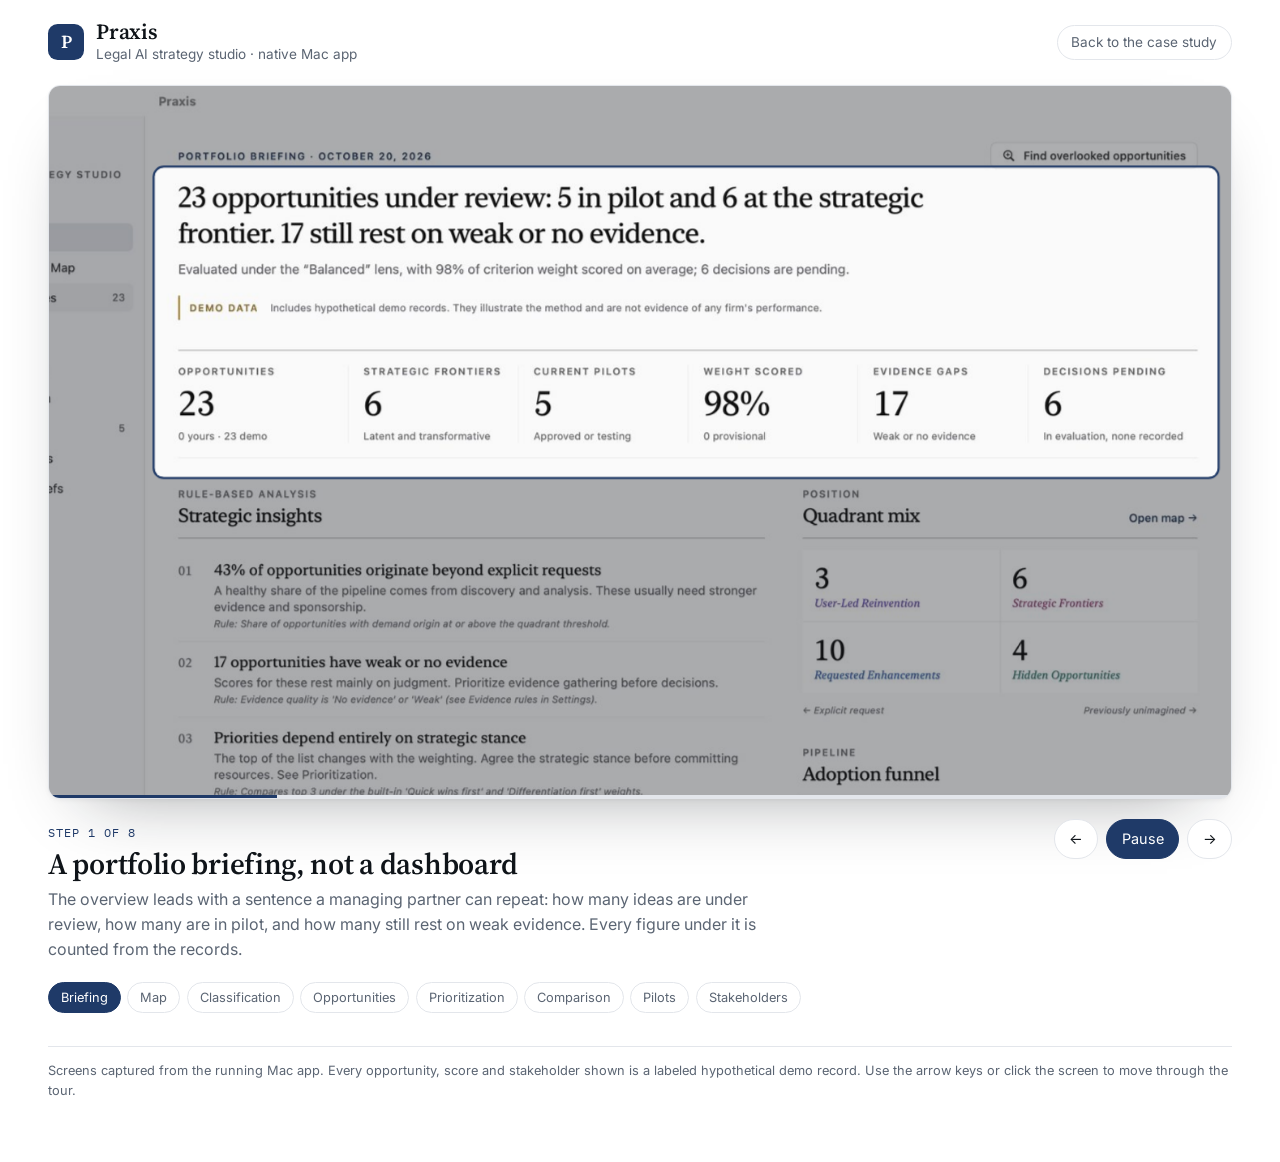
<file: demos/praxis-tour.html>
<!doctype html>
<html lang="en">
<head>
<meta charset="utf-8">
<meta name="viewport" content="width=device-width, initial-scale=1, viewport-fit=cover">
<title>Praxis Guided Tour</title>
<meta name="description" content="A guided tour of Praxis, a native Mac app by Myles Parslow, using screens captured from the running app.">
<link rel="icon" href="data:,">
<link rel="preconnect" href="https://fonts.googleapis.com">
<link rel="preconnect" href="https://fonts.gstatic.com" crossorigin>
<link rel="stylesheet" href="https://fonts.googleapis.com/css2?family=Inter:wght@400;500;600&family=Source+Serif+4:opsz,wght@8..60,400;8..60,600&family=IBM+Plex+Mono:wght@400;500&display=swap">
<link rel="stylesheet" href="tour/tour.css">
<style>:root { --accent: #1f3a68; }</style>
</head>
<body>
<main class="page">
  <header class="top">
    <div class="brand">
      <span class="mark" aria-hidden="true">P</span>
      <div><h1>Praxis</h1><p>Legal AI strategy studio · native Mac app</p></div>
    </div>
    <a class="back" href="../#praxis">Back to the case study</a>
  </header>

  <div class="window">
    <div class="stage" role="img" aria-label="Screens from Praxis, captured from the running app">
      <div class="layer"><div class="spot off"></div></div>
    </div>
    <div class="progress" aria-hidden="true"><b></b></div>
  </div>

  <section class="say" aria-live="polite">
    <div>
      <span class="count"></span>
      <h2></h2>
      <p></p>
    </div>
    <div class="ctrls">
      <button type="button" id="prev" aria-label="Previous step">&larr;</button>
      <button type="button" id="play" class="primary">Pause</button>
      <button type="button" id="next" aria-label="Next step">&rarr;</button>
    </div>
  </section>

  <ol class="chapters" aria-label="Steps"></ol>
  <p class="note">Screens captured from the running Mac app. Every opportunity, score and stakeholder shown is a labeled hypothetical demo record. Use the arrow keys or click the screen to move through the tour.</p>
</main>
<script>window.TOUR = {"steps": [{"img": "../assets/praxis-overview.jpg", "focus": [0.17, 0.1, 0.82, 0.38], "chapter": "Briefing", "title": "A portfolio briefing, not a dashboard", "text": "The overview leads with a sentence a managing partner can repeat: how many ideas are under review, how many are in pilot, and how many still rest on weak evidence. Every figure under it is counted from the records."}, {"img": "../assets/praxis-map.jpg", "focus": [0.17, 0.27, 0.54, 0.56], "chapter": "Map", "title": "Where each idea came from, and how much it changes the work", "text": "The opportunity map plots demand origin against workflow transformation. Position describes the idea; it is deliberately not a score, so a flashy idea cannot look valuable just by where it sits."}, {"img": "../assets/praxis-map.jpg", "focus": [0.72, 0.1, 0.27, 0.88], "chapter": "Classification", "title": "Classification you can audit", "text": "Select any bubble and the inspector explains, in plain words, which thresholds placed it in its quadrant and what evidence its scores rest on."}, {"img": "../assets/praxis-opportunities.jpg", "focus": [0.17, 0.27, 0.66, 0.72], "chapter": "Opportunities", "title": "Scores with honest ranges", "text": "Each opportunity carries a weighted score and the plausible range around it. Unscored criteria are never treated as favorable, and thin evidence widens the range instead of hiding."}, {"img": "../assets/praxis-prioritization.jpg", "focus": [0.17, 0.22, 0.82, 0.75], "chapter": "Prioritization", "title": "Rank the portfolio under different strategies", "text": "Balanced, quick wins or differentiation: each scenario states its assumptions and weights, and the arrows show exactly how the ranking moves when leadership changes its mind."}, {"img": "../assets/praxis-comparison.jpg", "focus": [0.17, 0.2, 0.66, 0.22], "chapter": "Comparison", "title": "Trade-offs written out", "text": "Put two to four ideas side by side and Praxis writes the trade-off in a sentence, including when two options are effectively tied because their ranges overlap."}, {"img": "../assets/praxis-pilots.jpg", "focus": [0.17, 0.27, 0.48, 0.72], "chapter": "Pilots", "title": "From idea to pilot", "text": "A pilot board tracks each opportunity from discovery to adoption, with success metrics, milestones and governance gates on every card."}, {"img": "../assets/praxis-stakeholders.jpg", "focus": [0.7, 0.23, 0.3, 0.62], "chapter": "Stakeholders", "title": "Who to bring along, and how", "text": "An influence and interest map, built from each stakeholder’s stated concerns, suggests whether to manage them closely, keep them satisfied or keep them informed."}]};</script>
<script src="tour/tour.js"></script>
</body>
</html>
</file>
<file: legal.css>
/* Legal portfolio styles. */
/* Slate navy, sea green and warm orange on white, after the firm's own site. */
:root {
  --paper: #ffffff;
  --surface: #f2f2f2;
  --ink: #111111;
  --text: #211e1f;
  --muted: #5f605c;
  --rule: #dcdcdc;
  --accent: #2d4459;
  --accent-bright: #e16e39;
  --accent-text: #b8501f;
  --accent-soft: #e4f1ec;
  --brass: #436c6d;
  --ok: #436c6d;
  --band: #2d4459;
  --band-ink: #ffffff;
  --band-muted: #d5dee6;
  --band-accent: #bfe0d5;
  --teal: #436c6d;
  --sky: #bdd7de;
  --on-accent: #ffffff;
  --shadow: 0 1px 3px rgba(0, 0, 0, .08);
  --serif: "Figtree", "Avenir Next", Avenir, "Helvetica Neue", Arial, sans-serif;
  --sans: "Figtree", "Avenir Next", Avenir, "Helvetica Neue", Arial, sans-serif;
  color-scheme: light;
}
@media (prefers-color-scheme: dark) {
  :root:not([data-theme="light"]) {
    --paper: #141d26; --surface: #1c2833; --ink: #f2f4f6; --text: #d9dee3; --muted: #a2adb7;
    --rule: #2c3a47; --accent: #bdd7de; --accent-bright: #f08a55; --accent-text: #f4a37a; --accent-soft: #1f3330; --brass: #9fcfc0; --ok: #9fcfc0;
    --band: #22374a; --band-ink: #ffffff; --band-muted: #c4d0db; --band-accent: #bfe0d5; --teal: #2f5455; --sky: #bdd7de; --on-accent: #141d26;
    --shadow: none;
    color-scheme: dark;
  }
}
:root[data-theme="dark"] {
  --paper: #141d26; --surface: #1c2833; --ink: #f2f4f6; --text: #d9dee3; --muted: #a2adb7;
  --rule: #2c3a47; --accent: #bdd7de; --accent-bright: #f08a55; --accent-text: #f4a37a; --accent-soft: #1f3330; --brass: #9fcfc0; --ok: #9fcfc0;
  --band: #22374a; --band-ink: #ffffff; --band-muted: #c4d0db; --band-accent: #bfe0d5; --teal: #2f5455; --sky: #bdd7de; --on-accent: #141d26;
  --shadow: none;
  color-scheme: dark;
}

* { box-sizing: border-box; }
html { scroll-behavior: smooth; scroll-padding-top: 72px; }
@media (prefers-reduced-motion: reduce) { html { scroll-behavior: auto; } }
body {
  margin: 0; background: var(--paper); color: var(--text);
  font: 16px/1.65 var(--sans); -webkit-font-smoothing: antialiased;
}
img { max-width: 100%; display: block; }
a { color: var(--accent); text-underline-offset: 3px; }
h1, h2, h3, h4 { font-family: var(--serif); color: var(--ink); font-weight: 600; line-height: 1.15; letter-spacing: -.01em; margin: 0; text-wrap: balance; }
p { margin: 0 0 1em; }
.wrap { max-width: 1120px; margin: 0 auto; padding: 0 24px; }
.wrap.narrow > *, .narrow:not(.wrap) { max-width: 760px; }

/* Header */
.top {
  position: sticky; top: 0; z-index: 20; background: var(--paper);
  border-bottom: 1px solid var(--rule);
}
.top .wrap { display: flex; align-items: center; justify-content: space-between; gap: 16px; height: 60px; }
.brand { font-family: var(--serif); font-weight: 600; font-size: 19px; color: var(--ink); text-decoration: none; white-space: nowrap; }
.brand span { color: var(--muted); font-weight: 400; font-family: var(--sans); font-size: 13px; margin-left: 8px; }
.top nav { display: flex; gap: 22px; font-size: 15px; }
.top nav a { color: var(--ink); text-decoration: none; }
.top nav a:hover, .top nav a[aria-current] { color: var(--accent-text); }
@media (max-width: 760px) {
  .brand span { display: none; }
  .top nav { gap: 14px; font-size: 13px; }
  .top nav .hide-sm { display: none; }
}

/* Hero */
.hero { padding: 72px 0 56px; background: var(--band); color: var(--band-ink); }
.hero h1 { color: var(--band-ink); }
.hero .eyebrow { color: var(--band-accent); }
.eyebrow { font: 600 12px/1.4 var(--sans); letter-spacing: .12em; text-transform: uppercase; color: var(--brass); margin-bottom: 14px; }
.hero h1 { font-size: clamp(34px, 5vw, 54px); font-weight: 500; letter-spacing: -.005em; max-width: 18ch; }
.hero .lede { font-size: 19px; color: var(--band-muted); max-width: 62ch; margin: 20px 0 0; }
.figures { display: grid; grid-template-columns: repeat(4, 1fr); gap: 1px; background: rgba(255, 255, 255, .18); border: 1px solid rgba(255, 255, 255, .18); margin-top: 44px; }
.figures div { background: var(--band); padding: 18px 20px; }
.figures b { display: block; font: 400 34px/1.1 var(--serif); color: #f3a074; }
.figures span { font-size: 13px; color: var(--band-muted); }
@media (max-width: 760px) { .figures { grid-template-columns: 1fr 1fr; } .figures b { font-size: 26px; } .figures div { padding: 14px; } .hero { padding: 48px 0 36px; } }

/* Sections */
section.block { padding: 64px 0; border-bottom: 1px solid var(--rule); }
.section-head { max-width: 720px; margin-bottom: 36px; }
.section-head h2 { font-size: clamp(26px, 3.4vw, 34px); }
.section-head p { color: var(--muted); margin-top: 10px; }

.principles { display: grid; grid-template-columns: repeat(4, 1fr); gap: 20px; }
.principles div { border-top: 2px solid var(--accent-bright); padding-top: 14px; }
.principles h3 { font-size: 18px; margin-bottom: 6px; }
.principles p { font-size: 14.5px; color: var(--muted); margin: 0; }
@media (max-width: 900px) { .principles { grid-template-columns: 1fr 1fr; } }
@media (max-width: 560px) { .principles { grid-template-columns: 1fr; } }

/* Index of projects */
.toc { display: grid; grid-template-columns: repeat(3, 1fr); gap: 0 32px; margin-top: 8px; }
.toc h4 { font: 600 12px/1.4 var(--sans); letter-spacing: .1em; text-transform: uppercase; color: var(--muted); margin: 18px 0 6px; }
.toc a { display: block; padding: 5px 0; border-bottom: 1px dotted var(--rule); text-decoration: none; color: var(--ink); font-size: 15px; }
.toc a small { color: var(--muted); font-size: 13px; }
@media (max-width: 760px) { .toc { grid-template-columns: 1fr; } }

/* Featured case study */
.feature { background: var(--surface); border: 1px solid var(--rule); box-shadow: var(--shadow); padding: 36px; }
.feature h2 { font-size: clamp(28px, 4vw, 40px); }
.feature .sub { font-size: 18px; color: var(--text); max-width: 66ch; margin: 12px 0 22px; }
.cols { display: grid; grid-template-columns: 1fr 1fr; gap: 28px 40px; }
.cols h3 { font-size: 19px; margin: 0 0 8px; }
.cols p, .cols li { font-size: 15px; }
.cols ul { padding-left: 18px; margin: 0; }
.cols li { margin-bottom: 6px; }
@media (max-width: 760px) { .feature { padding: 22px; } .cols { grid-template-columns: 1fr; } }
.stats { display: flex; flex-wrap: wrap; gap: 10px; margin: 0 0 26px; }
.stats span { background: var(--accent-soft); color: var(--ink); font-size: 13.5px; padding: 6px 12px; border-radius: 0; }
.stats b { font-weight: 600; }
.gallery { display: grid; grid-template-columns: 2fr 1fr; gap: 16px; margin: 8px 0 30px; }
.gallery .stack { display: grid; gap: 16px; }
@media (max-width: 760px) { .gallery { grid-template-columns: 1fr; } }

figure { margin: 0; }
figure button.zoom {
  display: block; width: 100%; padding: 0; border: 1px solid var(--rule); background: var(--surface);
  cursor: zoom-in; border-radius: 0; overflow: hidden;
}
figure img { width: 100%; height: auto; }
figcaption { font-size: 13px; color: var(--muted); margin-top: 8px; line-height: 1.5; }

.actions { display: flex; flex-wrap: wrap; gap: 10px; margin: 18px 0 0; }
.btn {
  display: inline-flex; align-items: center; gap: 6px; font: 500 15px/1 var(--sans); padding: 12px 18px;
  border-radius: 0; text-decoration: none; border: 1px solid var(--ink); color: var(--ink); background: transparent;
}
.btn::after { content: ">"; margin-left: 2px; }
.btn.primary { background: var(--sky); border-color: var(--sky); color: #1d2f3f; }
.btn:hover { filter: brightness(1.08); }
.btn .note { font-weight: 400; opacity: .8; }

.built { margin-top: 22px; padding: 14px 16px; background: var(--paper); border-left: 3px solid var(--accent-bright); font-size: 14px; }
.built b { color: var(--ink); }

/* Project cards */
.group { margin-top: 56px; }
.group:first-of-type { margin-top: 0; }
.group > h3 { font: 600 13px/1.4 var(--sans); letter-spacing: .12em; text-transform: uppercase; color: var(--brass); margin-bottom: 18px; padding-bottom: 10px; border-bottom: 1px solid var(--rule); }
.card {
  display: grid; grid-template-columns: minmax(0, 1.05fr) minmax(0, 1fr); gap: 32px; align-items: start;
  background: var(--surface); border: 1px solid var(--rule); padding: 28px; margin-bottom: 22px; box-shadow: var(--shadow);
}
.card h4 { font-size: 24px; }
.card .kind { font: 600 12px/1.4 var(--sans); letter-spacing: .08em; text-transform: uppercase; color: var(--muted); margin-bottom: 6px; }
.card .what { margin: 10px 0 14px; font-size: 15.5px; }
.card ul { padding-left: 18px; margin: 0 0 6px; font-size: 14.5px; }
.card li { margin-bottom: 5px; }
.card .result { font-size: 14.5px; background: var(--accent-soft); padding: 10px 14px; border-radius: 0; margin: 12px 0 0; color: var(--ink); }
.card .built { margin-top: 14px; }
.card .shots { display: grid; gap: 14px; }
@media (max-width: 860px) { .card { grid-template-columns: 1fr; padding: 22px; gap: 20px; } .card .shots { order: -1; } }

/* Approach / closing */
.approach { display: grid; grid-template-columns: repeat(3, 1fr); gap: 28px; }
.approach h3 { font-size: 19px; margin-bottom: 6px; }
.approach p { font-size: 15px; color: var(--muted); }
@media (max-width: 760px) { .approach { grid-template-columns: 1fr; } }

.cta { background: var(--teal); color: var(--band-ink); padding: 40px; display: flex; gap: 28px; align-items: center; justify-content: space-between; flex-wrap: wrap; }
.cta h2 { color: var(--band-ink); font-size: 28px; }
.cta p { margin: 8px 0 0; color: var(--band-muted); max-width: 60ch; }
.cta .btn { border-color: var(--sky); background: var(--sky); color: #1d2f3f; }

footer.foot { padding: 36px 0 56px; font-size: 13.5px; color: var(--muted); }
footer.foot p { margin: 0 0 6px; }

/* Lightbox */
.lightbox { position: fixed; inset: 0; background: rgba(10, 14, 20, .88); display: none; align-items: center; justify-content: center; padding: 24px; z-index: 50; cursor: zoom-out; }
.lightbox.open { display: flex; flex-direction: column; gap: 14px; }
.lightbox p { margin: 0; max-width: 80ch; color: #e8eef3; font-size: 16px; line-height: 1.5; text-align: center; }
.lightbox img { max-height: 80vh; max-width: 96vw; width: auto; border-radius: 4px; box-shadow: 0 20px 60px rgba(0, 0, 0, .5); }

/* Gameplan page */
.doc h2 { font-size: clamp(24px, 3vw, 30px); margin: 0 0 14px; }
.doc h3 { font-size: 20px; margin: 28px 0 8px; }
.doc p, .doc li { font-size: 16px; }
.doc ul, .doc ol { padding-left: 22px; }
.doc li { margin-bottom: 6px; }
.callout { background: var(--surface); border: 1px solid var(--rule); border-left: 4px solid var(--accent-bright); padding: 16px 20px; margin: 18px 0; font-size: 15px; }
.callout p:last-child { margin: 0; }
.tbl { width: 100%; border-collapse: collapse; font-size: 14.5px; background: var(--surface); }
.tbl th, .tbl td { text-align: left; vertical-align: top; padding: 12px 14px; border-bottom: 1px solid var(--rule); }
.tbl th { font: 600 12px/1.4 var(--sans); letter-spacing: .06em; text-transform: uppercase; color: var(--muted); background: var(--paper); }
.tbl td:first-child { font-weight: 600; color: var(--ink); width: 22%; }
.tbl-wrap { overflow-x: auto; border: 1px solid var(--rule); margin: 18px 0; }
@media (max-width: 700px) {
  .tbl.stack thead { display: none; }
  .tbl.stack tr { display: block; border-bottom: 1px solid var(--rule); padding: 8px 0; }
  .tbl.stack td { display: block; border: 0; padding: 4px 14px; width: auto; }
  .tbl.stack td[data-label]::before { content: attr(data-label); display: block; font: 600 11px/1.4 var(--sans); letter-spacing: .06em; text-transform: uppercase; color: var(--muted); }
}
.force { display: grid; grid-template-columns: 1fr 1fr; gap: 18px; margin: 18px 0; }
.force div { background: var(--surface); border: 1px solid var(--rule); padding: 18px 20px; }
.force h3 { margin: 0 0 6px; font-size: 18px; }
.force p { font-size: 14.5px; margin: 0; color: var(--text); }
@media (max-width: 700px) { .force { grid-template-columns: 1fr; } }
.phases { list-style: none; padding: 0; margin: 22px 0; border-left: 2px solid var(--rule); }
.phases > li { position: relative; padding: 0 0 26px 26px; }
.phases > li::before { content: ""; position: absolute; left: -7px; top: 6px; width: 12px; height: 12px; background: var(--accent-bright); }
.phases h3 { margin: 0 0 2px; }
.phases .when { font: 600 12px/1.4 var(--sans); letter-spacing: .08em; text-transform: uppercase; color: var(--brass); }
.phases ul { margin-top: 8px; }
.phases .exit { font-size: 14px; color: var(--muted); margin: 6px 0 0; }
.tag { display: inline-block; font: 600 11px/1.6 var(--sans); padding: 1px 8px; border-radius: 0; background: var(--accent-soft); color: var(--brass); letter-spacing: .03em; white-space: nowrap; }
.sources { font-size: 14px; }
.sources li { margin-bottom: 8px; }
.toc-side { font-size: 14px; columns: 2; column-gap: 32px; padding-left: 18px; }
@media (max-width: 600px) { .toc-side { columns: 1; } }
sup a { text-decoration: none; font-size: 11px; }
.keys { list-style: none; counter-reset: k; padding: 0; margin: 18px 0; border-top: 2px solid var(--accent-bright); }
.keys li { counter-increment: k; position: relative; padding: 14px 0 14px 44px; border-bottom: 1px solid var(--rule); margin: 0; font-size: 17px; }
.keys li::before { content: counter(k); position: absolute; left: 0; top: 10px; font: 400 28px/1 var(--serif); color: var(--accent-bright); }
.keys b { color: var(--ink); }
.doc .fine { font-size: 13.5px; color: var(--muted); }
.doc .key { font-size: 18px; color: var(--ink); }
.ready { background: var(--accent-soft); border-left: 4px solid var(--accent-bright); padding: 18px 22px; margin: 22px 0 8px; }
.ready-title { font: 600 12px/1.4 var(--sans); letter-spacing: .12em; text-transform: uppercase; color: var(--brass); margin: 0 0 6px; }
.ready ol { margin: 10px 0 0; padding-left: 20px; }
.ready li { margin-bottom: 8px; }
.ready p { margin: 0; }

/* The featured project, linked from the hero and marked on its section */
.featured { display: block; margin-top: 30px; max-width: 62ch; padding: 16px 20px; border: 1px solid rgba(255, 255, 255, .28); border-left: 4px solid var(--accent-bright); color: var(--band-ink); text-decoration: none; }
.featured span { display: block; font: 600 12px/1.4 var(--sans); letter-spacing: .1em; text-transform: uppercase; color: var(--band-accent); }
.featured b { display: block; font-size: 24px; font-weight: 600; margin: 4px 0 2px; }
.featured em { font-style: normal; font-size: 15px; color: var(--band-muted); }
.featured:hover { border-color: rgba(255, 255, 255, .5); border-left-color: var(--accent-bright); }
#conflion .feature { border-top: 4px solid var(--accent-bright); }
</file>
<file: demos/tour/tour.css>
/* Guided tours of the native Mac apps. A white page, the app window as the stage, a spotlight that moves to the part each step is about, and the narration under it. Each tour page sets --accent. Light only, like the rest of the site. */
:root {
  color-scheme: light;
  --bg: #ffffff;
  --panel: #f6f7f9;
  --rule: #e3e6eb;
  --ink: #0f1419;
  --muted: #5b6573;
  --accent: #1f3a68;
  --dim: rgba(15, 20, 25, 0.34);
  --serif: "Source Serif 4", Georgia, "Times New Roman", serif;
  --sans: "Inter", "Helvetica Neue", Arial, system-ui, sans-serif;
  --mono: "IBM Plex Mono", ui-monospace, Menlo, monospace;
}
* { box-sizing: border-box; }
html, body { margin: 0; }
body { background: var(--bg); color: var(--ink); font-family: var(--sans); font-size: 16px; line-height: 1.55; -webkit-font-smoothing: antialiased; }
a { color: inherit; }
button { font: inherit; color: inherit; }
:focus-visible { outline: 2px solid var(--accent); outline-offset: 3px; border-radius: 4px; }

.page { max-width: 76rem; margin: 0 auto; padding: 1.25rem max(16px, env(safe-area-inset-left)) 3rem; display: grid; gap: 1.25rem; }
.top { display: flex; align-items: center; justify-content: space-between; gap: 1rem; flex-wrap: wrap; }
.brand { display: flex; align-items: center; gap: 0.75rem; min-width: 0; }
.mark { width: 2.25rem; height: 2.25rem; border-radius: 0.6rem; background: var(--accent); color: #fff; display: grid; place-items: center; font-family: var(--serif); font-weight: 600; font-size: 1.15rem; flex: none; }
.brand h1 { margin: 0; font-family: var(--serif); font-weight: 600; font-size: 1.35rem; letter-spacing: -0.01em; line-height: 1.1; }
.brand p { margin: 0; color: var(--muted); font-size: 0.85rem; }
.back { font-size: 0.85rem; color: var(--muted); text-decoration: none; border: 1px solid var(--rule); border-radius: 999px; padding: 0.35rem 0.85rem; }
.back:hover { color: var(--ink); border-color: var(--muted); }

/* The app window */
.window { border-radius: 12px; border: 1px solid var(--rule); background: var(--panel); box-shadow: 0 30px 70px -40px rgba(15, 20, 25, 0.45), 0 2px 6px -2px rgba(15,20,25,0.08); overflow: hidden; }
.stage { position: relative; aspect-ratio: 16 / 9.6; overflow: hidden; background: var(--panel); cursor: pointer; }
.layer { position: absolute; transform-origin: 0 0; transition: transform 1.1s cubic-bezier(.22,.8,.24,1); will-change: transform; }
.layer img { position: absolute; inset: 0; width: 100%; height: 100%; display: block; opacity: 0; transition: opacity 0.6s ease; }
.layer img.on { opacity: 1; }
.spot { position: absolute; border-radius: 8px; box-shadow: 0 0 0 2px var(--accent), 0 0 0 200vmax var(--dim); transition: all 1.1s cubic-bezier(.22,.8,.24,1), opacity .4s ease; pointer-events: none; }
.spot.off { opacity: 0; }
.progress { height: 3px; background: var(--rule); }
.progress b { display: block; height: 100%; width: 0; background: var(--accent); }

/* Narration */
.say { display: grid; grid-template-columns: minmax(0, 1fr) auto; gap: 1rem 2rem; align-items: start; }
.count { font-family: var(--mono); font-size: 0.75rem; letter-spacing: 0.08em; text-transform: uppercase; color: var(--accent); }
.say h2 { margin: 0.2rem 0 0.4rem; font-family: var(--serif); font-weight: 600; font-size: clamp(1.35rem, 2.6vw, 1.85rem); letter-spacing: -0.01em; line-height: 1.15; text-wrap: balance; }
.say p { margin: 0; color: var(--muted); max-width: 46rem; min-height: 3.1em; }
.ctrls { display: flex; gap: 0.5rem; align-items: center; }
.ctrls button { height: 2.5rem; min-width: 2.5rem; padding: 0 0.9rem; border-radius: 999px; border: 1px solid var(--rule); background: var(--bg); cursor: pointer; font-size: 0.9rem; }
.ctrls button:hover { border-color: var(--muted); }
.ctrls .primary { background: var(--accent); border-color: var(--accent); color: #fff; }

.chapters { display: flex; gap: 0.4rem; flex-wrap: wrap; list-style: none; margin: 0; padding: 0; }
.chapters button { border: 1px solid var(--rule); background: var(--bg); border-radius: 999px; padding: 0.3rem 0.75rem; font-size: 0.8rem; color: var(--muted); cursor: pointer; }
.chapters button[aria-current="step"] { color: #fff; background: var(--accent); border-color: var(--accent); }
.note { font-size: 0.8rem; color: var(--muted); border-top: 1px solid var(--rule); padding-top: 0.9rem; }

@media (max-width: 700px) {
  .say { grid-template-columns: minmax(0, 1fr); }
  }
@media (prefers-reduced-motion: reduce) {
  .layer, .spot, .layer img { transition: none; }
}
</file>
